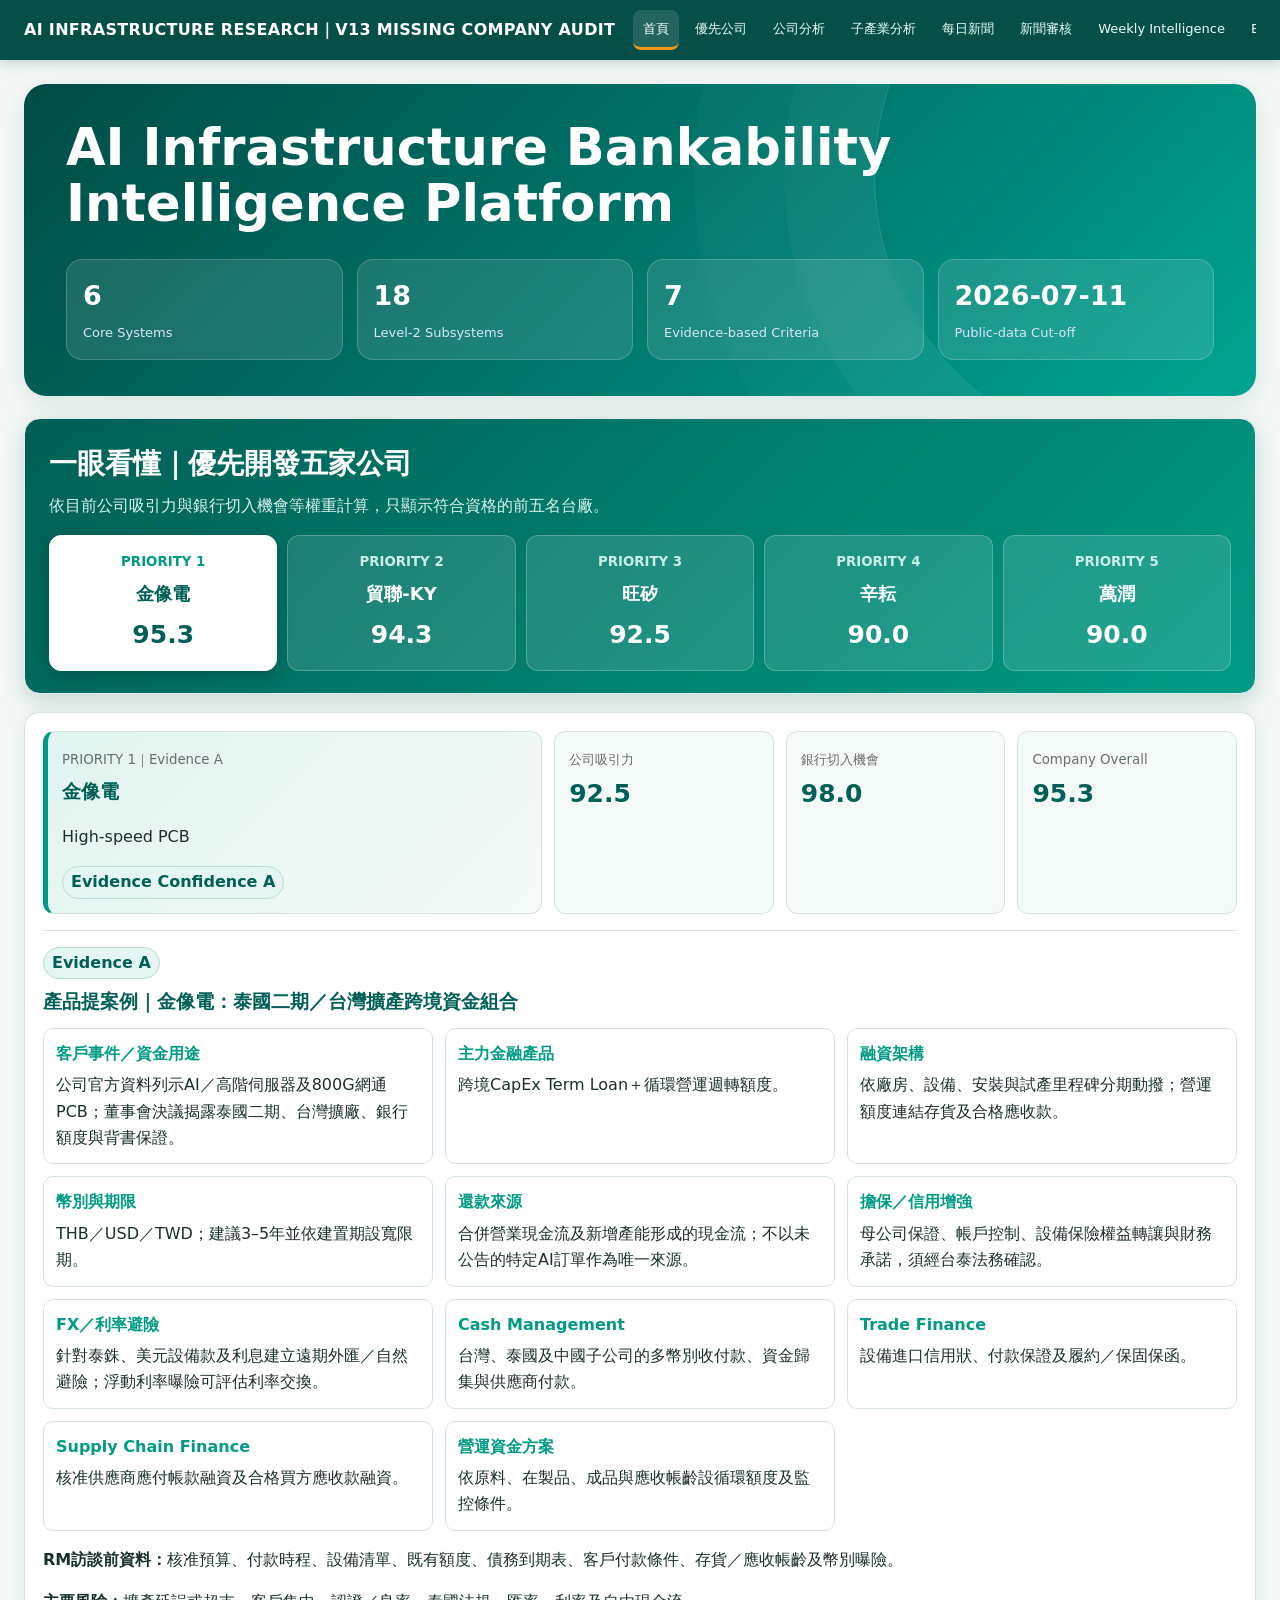
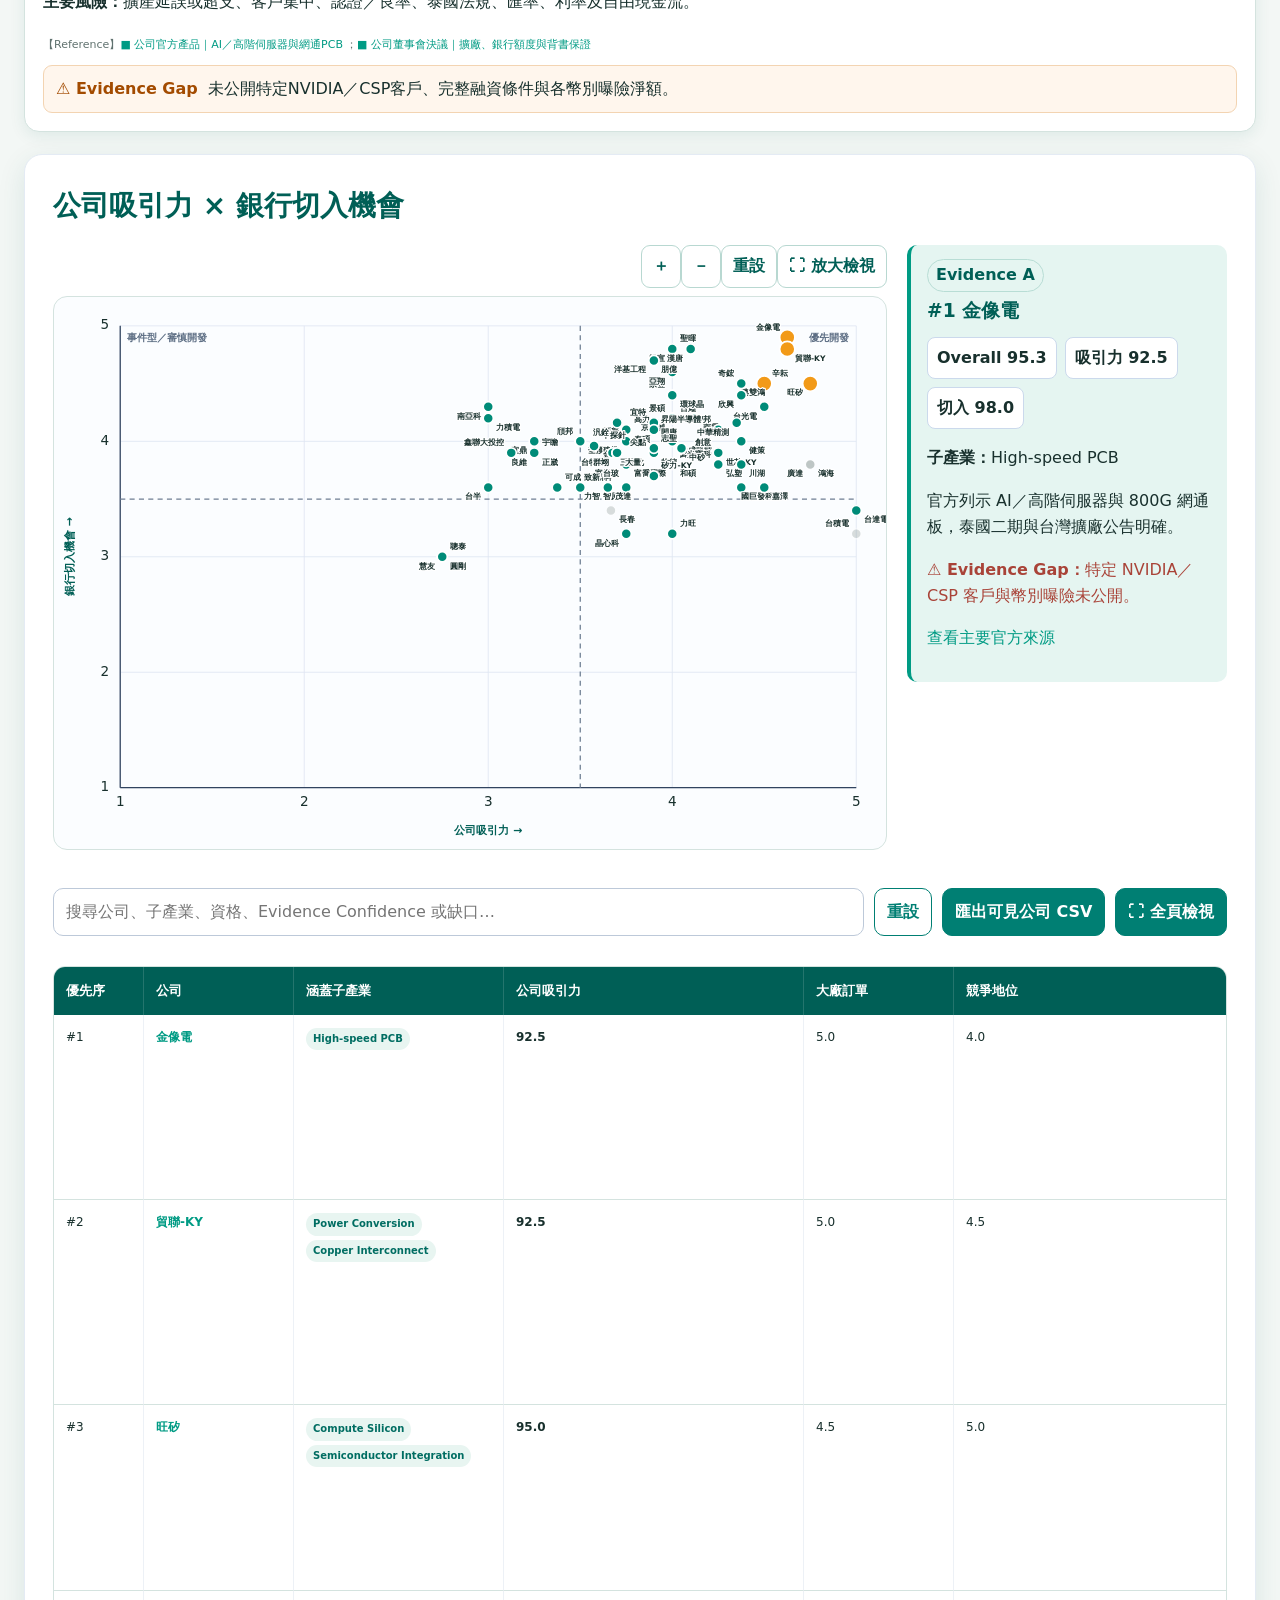
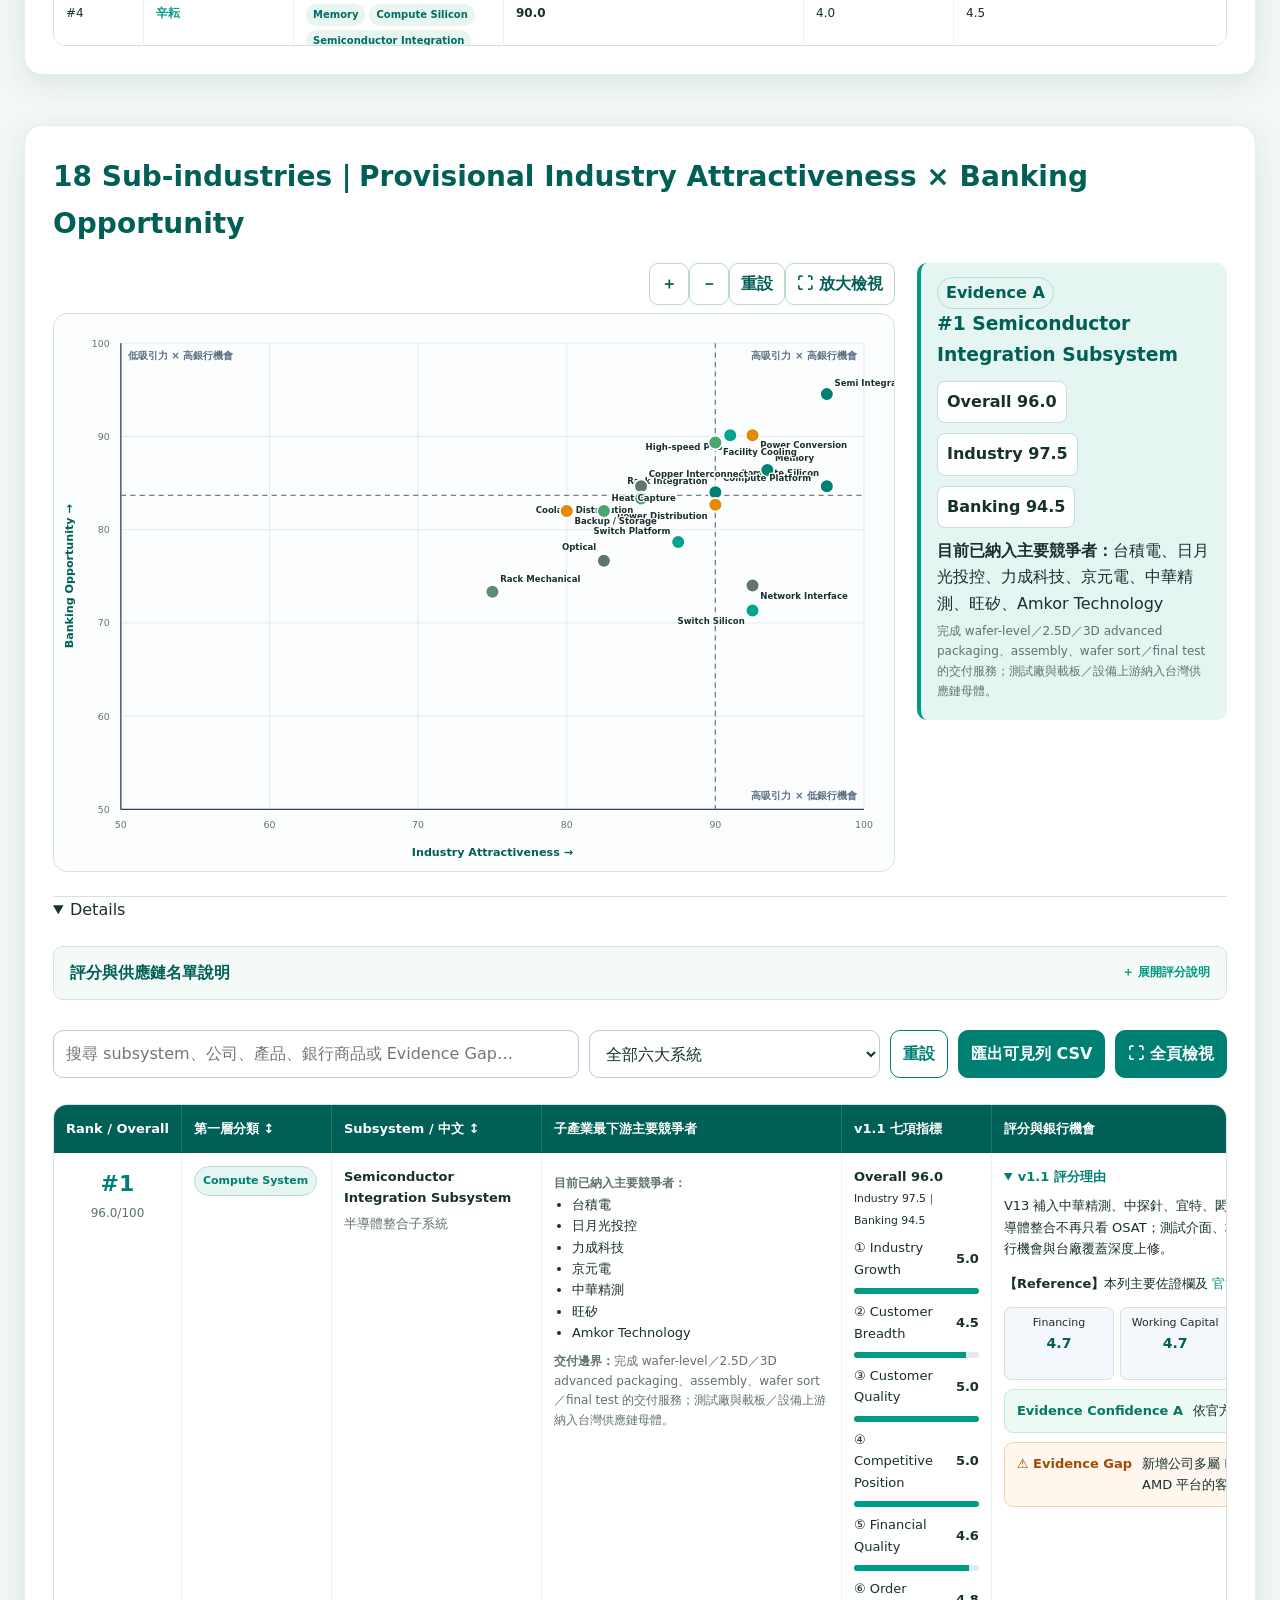
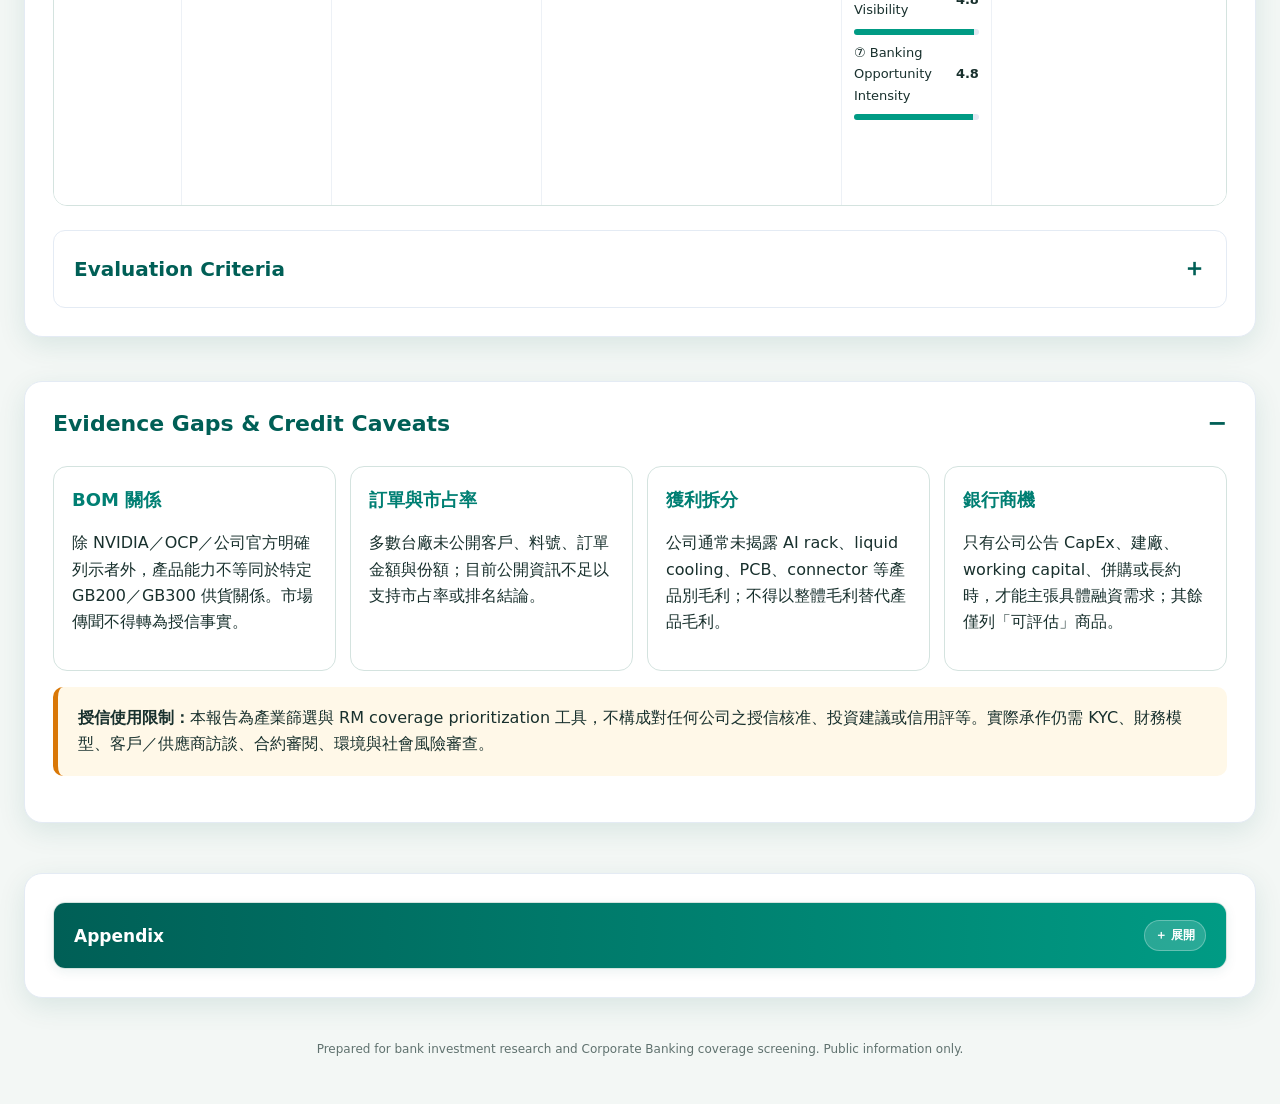
<file: index.html>
<!DOCTYPE html>

<html lang="zh-Hant">
<head>
<meta charset="utf-8"/>
<meta content="width=device-width, initial-scale=1" name="viewport"/>
<title>AI Infrastructure Bankability Intelligence Platform</title>
<style>
:root {
  --navy:#005f56; --blue:#007f73; --blue2:#009b84; --sky:#e5f5f1;
  --ink:#18302d; --muted:#60726f; --line:#d4e3df; --paper:#fff;
  --bg:#f3f7f5; --green:#007a63; --amber:#c66b00; --red:#a94338;
  --shadow:0 8px 28px rgba(0,95,86,.11);
}
*{box-sizing:border-box}
html{scroll-behavior:smooth}#home,#quick-priority,#company-priority,#quadrant,#gaps,#executive{scroll-margin-top:76px}
body{margin:0;background:var(--bg);color:var(--ink);font-family:Inter,"Noto Sans TC","Microsoft JhengHei",system-ui,-apple-system,sans-serif;line-height:1.65}
a{color:var(--blue2);text-decoration:none}
a:hover{text-decoration:underline}
.appbar{position:sticky;top:0;z-index:1000;background:rgba(0,76,69,.98);color:white;box-shadow:0 2px 12px rgba(0,76,69,.25)}
.appbar-inner{max-width:1800px;margin:auto;padding:10px 24px;display:flex;align-items:center;gap:18px}
.brand{font-weight:800;letter-spacing:.02em;white-space:nowrap;color:#fff}
.nav{display:flex;gap:6px;overflow:auto}
.nav a{color:#e9fff9;padding:8px 10px;border-radius:8px;white-space:nowrap;font-size:13px;border-bottom:3px solid transparent;transition:background .18s,color .18s,border-color .18s}
.nav a:hover,.nav a:focus-visible{background:#008f7d;color:#fff;text-decoration:none;outline:none}.nav a.active{background:rgba(255,255,255,.12);color:#fff;border-bottom-color:#f29a18}
.container{max-width:1800px;margin:auto;padding:24px}
.hero{min-height:0;background:linear-gradient(135deg,#004c45 0%,#007f73 62%,#00a58f 100%);color:white;border-radius:22px;padding:36px 42px;box-shadow:var(--shadow);display:flex;flex-direction:column;justify-content:flex-start;gap:28px;overflow:hidden;position:relative}.hero h1{font-size:clamp(30px,4vw,56px);margin:0;max-width:1400px}.hero .metric{padding:14px 16px}.hero .metric b{font-size:27px}
.hero:after{content:"";position:absolute;width:560px;height:560px;border:1px solid rgba(255,255,255,.15);border-radius:50%;right:-180px;top:-190px;box-shadow:0 0 0 90px rgba(255,255,255,.035),0 0 0 180px rgba(255,255,255,.025)}
.kicker{font-size:14px;letter-spacing:.16em;text-transform:uppercase;color:#b9d4ff;font-weight:700}
h1{font-size:clamp(34px,5vw,72px);line-height:1.08;margin:14px 0 18px;max-width:1250px}
.subtitle{font-size:clamp(17px,2vw,25px);max-width:1160px;color:#e3edff}
.hero-grid{display:grid;grid-template-columns:repeat(4,1fr);gap:14px;z-index:1}
.metric{background:rgba(255,255,255,.11);border:1px solid rgba(255,255,255,.20);padding:18px;border-radius:16px;backdrop-filter:blur(5px)}
.metric b{display:block;font-size:30px} .metric span{font-size:13px;color:#d8e7ff}
section, details.section{background:var(--paper);border-radius:18px;margin:22px 0;box-shadow:var(--shadow);border:1px solid #e4ebf4}
section{padding:28px}
details.section>summary{cursor:pointer;list-style:none;padding:22px 28px;font-size:22px;font-weight:800;color:var(--navy);display:flex;justify-content:space-between;align-items:center}
details.section>summary::-webkit-details-marker{display:none}
details.section>summary:after{content:"＋";font-size:24px}
details.section[open]>summary:after{content:"−"}
.section-body{padding:0 28px 30px}
h2{color:var(--navy);margin:0 0 16px;font-size:28px}
h3{color:var(--navy)}
.lede{font-size:17px;color:#34445d}
.callout{border-left:5px solid var(--blue2);background:var(--sky);padding:18px 20px;border-radius:10px;margin:16px 0}
.warning{border-left-color:#d97706;background:#fff8e8}
.danger{border-left-color:#c2413b;background:#fff1f0}
.summary-grid{display:grid;grid-template-columns:2fr 1fr;gap:20px}
.top-list{display:grid;grid-template-columns:repeat(3,1fr);gap:12px}
.top-card{border:1px solid var(--line);border-radius:14px;padding:16px;background:#fff}
.top-card .num{font-size:12px;color:var(--muted)} .top-card b{display:block;color:var(--navy);font-size:18px} .top-card strong{font-size:26px;color:var(--blue)}
.controls{display:flex;gap:10px;flex-wrap:wrap;margin:0 0 14px;position:sticky;top:58px;z-index:20;background:white;padding:12px 0}
input,select,button{font:inherit;border:1px solid #bdc9d9;border-radius:10px;padding:10px 12px;background:white;color:var(--ink)}
input{min-width:280px;flex:1} button{cursor:pointer;background:var(--blue);color:white;border-color:var(--blue);font-weight:700} button.secondary{background:white;color:var(--blue)}
.table-wrap{overflow:auto;max-height:78vh;border:1px solid var(--line);border-radius:14px}
table{border-collapse:separate;border-spacing:0;width:100%;min-width:1880px;font-size:13px}
th{position:sticky;top:0;z-index:10;background:var(--navy);color:white;text-align:left;padding:13px 12px;border-right:1px solid rgba(255,255,255,.14);white-space:nowrap}
th.sortable{cursor:pointer} th.sortable:hover{background:#123f75}
td{vertical-align:top;padding:13px 12px;border-bottom:1px solid var(--line);border-right:1px solid #edf1f6;background:white}
tbody tr:hover td{background:#f5f9ff}
th:nth-child(1),td:nth-child(1){width:90px;min-width:90px}
th:nth-child(2),td:nth-child(2){width:150px;min-width:150px}
th:nth-child(3),td:nth-child(3){width:210px;min-width:210px}
th:nth-child(4),td:nth-child(4){width:300px;min-width:300px}
th:nth-child(5),td:nth-child(5){width:150px;min-width:150px}
th:nth-child(6),td:nth-child(6){width:600px;min-width:600px}
th:nth-child(7),td:nth-child(7){width:360px;min-width:360px}
.rank-cell{text-align:center} .rank-badge{display:block;font-weight:900;font-size:22px;color:var(--blue)} .score-num{font-size:12px;color:var(--muted)}
.system-pill{display:inline-block;background:#e5f5f1;color:#007f73;border:1px solid #b8ddd5;padding:5px 8px;border-radius:999px;font-weight:700;font-size:11px}
.zh-name{color:var(--muted);margin-top:4px}
.company-list{padding-left:18px;margin:0} .company-list li{margin-bottom:6px}
.gap-inline{color:var(--red)}
.star-score{color:#f59e0b;font-size:19px;letter-spacing:1px}
.chip-row{display:flex;gap:4px;flex-wrap:wrap;margin:5px 0}
.criterion-chip{width:23px;height:23px;border-radius:50%;display:inline-grid;place-items:center;background:var(--blue);color:white;font-weight:800;font-size:11px}
details.mini summary, details.row-detail summary{cursor:pointer;color:var(--blue);font-weight:700}
.score-grid{display:grid;grid-template-columns:repeat(4,1fr);gap:4px;margin-top:7px}
.score-grid div{display:flex;justify-content:space-between;background:#eef4fc;border-radius:5px;padding:3px 6px}
.row-detail p{margin:8px 0 13px}
.paragraph-ref{display:block;font-size:11px;color:var(--muted);padding-top:4px}
.ref-link{margin-right:3px}
.product-box,.confidence,.gap-box{border-radius:9px;padding:10px 12px;margin-top:9px;display:flex;gap:10px;align-items:flex-start}
.product-box{background:#eef5ff;border:1px solid #cfe0fb} .product-box b{color:var(--blue);white-space:nowrap}
.confidence{background:#edf9f3;border:1px solid #c8ead9} .confidence b{color:var(--green);white-space:nowrap}
.confidence.mid{background:#fff8e8;border-color:#f1ddb0} .confidence.mid b{color:var(--amber)}
.confidence.low{background:#fff1f0;border-color:#f0c6c3} .confidence.low b{color:var(--red)}
.gap-box{background:#fff6ed;border:1px solid #f3d4b2} .gap-box b{color:#a34b00;white-space:nowrap}
.evidence-group{margin-bottom:10px} .evidence-group>b{color:var(--navy);font-size:12px}
.evidence-group ul{margin:3px 0 0;padding-left:17px} .evidence-group li{margin-bottom:5px}
.evidence-group span{display:block;color:var(--muted);font-size:11px}
.criteria-table{min-width:1200px} .criteria-table th{position:static} .criteria-table td{font-size:13px}
.method-grid{display:grid;grid-template-columns:repeat(4,1fr);gap:14px}
.method-card{border:1px solid var(--line);border-radius:14px;padding:18px;background:#fff}
.method-card b{color:var(--blue);font-size:18px} .method-card .step{font-size:11px;text-transform:uppercase;color:var(--muted);letter-spacing:.12em}
.flow{display:grid;grid-template-columns:repeat(6,1fr);gap:10px;align-items:stretch}
.flow-card{position:relative;background:#eef5ff;border:1px solid #cbdcf6;border-radius:12px;padding:14px}
.flow-card:not(:last-child):after{content:"→";position:absolute;right:-10px;top:42%;z-index:2;color:var(--blue);font-size:20px;font-weight:900}
.flow-card b{display:block;color:var(--navy)} .flow-card span{font-size:12px;color:var(--muted)}
.reference-category{border:1px solid var(--line);border-radius:12px;margin:10px 0}
.reference-category>summary{cursor:pointer;padding:13px 15px;font-weight:800;color:var(--navy)}
.reference-category>summary span{font-weight:400;color:var(--muted);font-size:12px}
.reference-grid{display:grid;grid-template-columns:repeat(3,1fr);gap:10px;padding:0 14px 14px}
.source-card{display:block;border:1px solid #e0e7f0;border-radius:10px;padding:12px;background:#fbfdff}
.source-card:hover{text-decoration:none;border-color:#8eb4ed;box-shadow:0 4px 14px rgba(13,71,161,.09)}
.source-card b{display:block;color:var(--blue)} .source-card span{display:block;color:var(--muted);font-size:12px} .source-card code{font-size:10px;color:#7a8798}
.footer{color:var(--muted);font-size:12px;text-align:center;padding:20px}
.no-print{}

/* Added: Taiwan vendor count and subsystem value-chain column */
#mainTable{min-width:2130px}
#mainTable th:nth-child(7),#mainTable td:nth-child(7){width:390px;min-width:390px}
#mainTable th:nth-child(8),#mainTable td:nth-child(8){width:360px;min-width:360px}
.tw-vendor-block{display:flex;flex-direction:column;gap:9px}
.tw-vendor-head{border:1px solid #c9dcfb;background:#eef5ff;border-radius:9px;padding:9px 10px}
.tw-vendor-head b{display:block;color:var(--blue);font-size:14px}
.tw-vendor-head span{display:block;color:#334155;margin-top:2px}
.chain-flow{border-left:3px solid #9bbcea;padding-left:10px}
.chain-flow>div:not(.arrow){display:grid;grid-template-columns:43px 1fr;gap:7px;align-items:start}
.chain-flow em{font-style:normal;font-weight:800;color:var(--navy);background:#e5f5f1;border-radius:5px;text-align:center;padding:2px 3px;font-size:11px}
.chain-flow span{color:#34445d}
.chain-flow .arrow{color:#8aa8cf;font-weight:900;line-height:1;text-align:left;margin:2px 0 2px 16px}
.chain-gap{background:#fff6ed;border:1px solid #f3d4b2;color:#8a3d00;border-radius:8px;padding:7px 9px;font-size:11px}

@media(max-width:1100px){
  .hero{aspect-ratio:auto;padding:34px;min-height:650px} .hero-grid{grid-template-columns:repeat(2,1fr)}
  .summary-grid,.method-grid{grid-template-columns:1fr 1fr} .top-list{grid-template-columns:1fr}
  .flow{grid-template-columns:1fr 1fr} .flow-card:after{display:none} .reference-grid{grid-template-columns:1fr}
}
@media(max-width:650px){
  .container{padding:12px} .hero{padding:26px;border-radius:15px} .hero-grid,.summary-grid,.method-grid,.flow{grid-template-columns:1fr}
  .appbar-inner{padding:8px 12px} .brand{display:none} section{padding:20px}
}
@media print{
  @page{size:13.333in 7.5in landscape;margin:.28in}
  body{background:white;font-size:9px} .appbar,.controls,.no-print{display:none!important}
  .container{max-width:none;padding:0} .hero{box-shadow:none;border-radius:0;min-height:7in;page-break-after:always}
  section,details.section{box-shadow:none;border:0;break-inside:avoid} details.section>summary{display:none} .section-body{padding:0}
  .table-wrap{overflow:visible;max-height:none;border:0} table{min-width:0;font-size:7px} th{position:static}
  td,th{padding:5px} details{display:block} details>*{display:block!important}
}

/* v2 upstream supply-chain revision */
th:nth-child(7),td:nth-child(7){width:470px;min-width:470px}
th:nth-child(8),td:nth-child(8){width:360px;min-width:360px}
.supply-counts{display:flex;gap:5px;flex-wrap:wrap;margin-top:6px}
.count-chip{display:inline-flex;align-items:center;gap:4px;border-radius:999px;padding:3px 7px;font-size:10px;font-weight:800}
.count-chip.total{background:#d9f0ea;color:#007f73}
.count-chip.a{background:#e4f6ed;color:#176b4d}
.count-chip.b{background:#fff2d8;color:#8a5200}
.vendor-section{border:1px solid #dbe5f2;border-radius:9px;padding:8px 9px;background:#fbfdff}
.vendor-section h4{margin:0 0 5px;color:var(--navy);font-size:12px}
.vendor-list{display:flex;flex-direction:column;gap:5px}
.vendor-item{display:grid;grid-template-columns:22px minmax(72px,auto) 1fr;gap:5px;align-items:start}
.evidence-tag{width:20px;height:20px;border-radius:5px;display:grid;place-items:center;font-size:10px;font-weight:900}
.evidence-tag.a{background:#dff3e9;color:#176b4d;border:1px solid #b8dfcc}
.evidence-tag.b{background:#fff0d2;color:#925800;border:1px solid #ebd099}
.vendor-item a{font-weight:800;color:var(--blue);white-space:nowrap}
.vendor-role{color:#42526a;font-size:11px}
.no-direct{background:#fff1f0;border:1px solid #efcac7;color:#9d302b;border-radius:8px;padding:7px 9px;font-size:11px}
.method-key{display:grid;grid-template-columns:1fr 1fr;gap:8px;margin-top:9px}
.method-key div{border-radius:8px;padding:8px;font-size:11px}
.method-key .a{background:#eaf8f1;border:1px solid #c2e7d4}
.method-key .b{background:#fff7e8;border:1px solid #efd8a9}
.hbm-correction{background:#eef5ff;border:1px solid #c6daf7;border-radius:10px;padding:11px 12px;margin-top:10px}
.hbm-correction b{color:var(--navy)}
.midstream-upstream{margin-top:14px;display:grid;gap:12px}
.midstream-card{border:1px solid #dbe5f2;border-radius:10px;background:#fbfdff;padding:12px}
.midstream-card h3{margin:0 0 6px;color:var(--navy);font-size:15px}
.midstream-card p{margin:5px 0;color:#34445d}
.midstream-card .tagline{font-size:12px;color:var(--muted);font-weight:700}
.midstream-grid{display:grid;grid-template-columns:160px 1fr;gap:8px;margin-top:8px;font-size:12px}
.midstream-grid b{color:var(--navy)}
.midstream-note{margin-top:8px;background:#fff8e8;border:1px solid #ead49d;border-radius:8px;padding:8px;color:#6f4d15;font-size:12px}
.supplier-basket{display:flex;flex-wrap:wrap;gap:6px;margin-top:6px}
.supplier-basket span{border:1px solid #cfdbeb;background:white;border-radius:999px;padding:3px 8px;font-size:11px;color:#25364d}
.quadrant-wrap{display:grid;grid-template-columns:minmax(0,1fr) 310px;gap:22px;align-items:start}
.quadrant-chart{width:100%;height:auto;display:block;background:#fbfdff;border:1px solid var(--line);border-radius:14px}
.quadrant-chart .grid{stroke:#dfe7f2;stroke-width:1}.quadrant-chart .median{stroke:#6f7f93;stroke-width:1.5;stroke-dasharray:6 5}
.quadrant-chart .axis{stroke:#31445f;stroke-width:1.5}.quadrant-chart text{font-family:inherit;fill:var(--ink)}
.quadrant-chart .tick{font-size:11px;fill:var(--muted)}.quadrant-chart .axis-label{font-size:13px;font-weight:700;fill:var(--navy)}
.quadrant-chart .q-label{font-size:12px;font-weight:700;fill:#5d6e84}.quadrant-chart .point{cursor:pointer;stroke:white;stroke-width:2}
.quadrant-chart .point-label{font-size:10px;font-weight:700;paint-order:stroke;stroke:white;stroke-width:3px;stroke-linejoin:round}
.quadrant-detail{border-left:4px solid var(--blue2);padding:14px 16px;background:var(--sky);border-radius:10px;min-height:188px}
.quadrant-detail h3{margin:0 0 8px;color:var(--navy)}.quadrant-detail p{margin:5px 0}.quadrant-detail .score-pair{display:flex;gap:10px;flex-wrap:wrap;margin:10px 0}
.quadrant-detail .score-pair span{background:white;border:1px solid #cbd9ec;border-radius:8px;padding:7px 9px;font-weight:700}
.company-analysis{margin:28px 0}.company-summary{display:grid;grid-template-columns:repeat(5,minmax(0,1fr));gap:12px;margin:14px 0 20px}
.company-summary article{border:1px solid var(--line);border-top:4px solid var(--blue2);border-radius:12px;background:white;padding:14px;box-shadow:0 3px 12px rgba(15,47,87,.07)}
.company-summary .company-rank{font-size:11px;font-weight:800;color:var(--blue2);letter-spacing:.06em}.company-summary h3{margin:5px 0;color:var(--navy)}
.company-summary p{font-size:12px;margin:4px 0;color:var(--muted)}.company-summary strong{font-size:22px;color:var(--navy)}
.company-quadrant{display:grid;grid-template-columns:minmax(0,1fr) 320px;gap:20px;align-items:start}.company-chart{width:100%;height:auto;background:#fbfdff;border:1px solid var(--line);border-radius:14px}
.company-chart .grid{stroke:#dfe7f2;stroke-width:1}.company-chart .median{stroke:#6f7f93;stroke-width:1.5;stroke-dasharray:6 5}.company-chart .axis{stroke:#31445f;stroke-width:1.5}
.company-chart text{font-family:inherit;fill:var(--ink)}.company-chart .axis-label{font-size:13px;font-weight:700;fill:var(--navy)}.company-chart .q-label{font-size:12px;font-weight:800;fill:#5d6e84}
.company-chart .company-point{cursor:pointer;stroke:white;stroke-width:2}.company-chart .company-point.excluded{opacity:.32}.company-chart .company-label{font-size:9px;font-weight:700;paint-order:stroke;stroke:white;stroke-width:3px;stroke-linejoin:round}
.company-detail{border-left:4px solid var(--blue2);padding:14px 16px;background:var(--sky);border-radius:10px;min-height:210px}.company-detail h3{margin:4px 0 8px;color:var(--navy)}
.company-detail .score-pair{display:flex;gap:8px;flex-wrap:wrap;margin:10px 0}.company-detail .score-pair span{background:white;border:1px solid #cbd9ec;border-radius:8px;padding:7px 9px;font-weight:700}
.company-table-wrap{overflow:auto;max-height:680px;border:1px solid var(--line);border-radius:12px;margin-top:18px}.company-table{min-width:1550px}.company-table th{position:sticky;top:0;z-index:2}.company-table td{vertical-align:top;font-size:12px}
.company-controls{margin-top:18px}.company-controls input{min-width:320px;flex:1}#quadrant>#ranking{margin:24px 0 0;border:0;border-top:1px solid var(--line);border-radius:0;box-shadow:none;background:transparent}#quadrant>#ranking>summary{display:none}#quadrant>#ranking>.section-body{padding:22px 0 0}
.subindustry-tags{display:flex;flex-wrap:wrap;gap:4px}.subindustry-tags span{background:#e8f5f1;color:#006d62;border-radius:999px;padding:3px 7px;font-size:10px;font-weight:700}
.status-eligible{color:#176b42;font-weight:800}.status-excluded{color:#9b4a22;font-weight:800}.product-case{border:1px solid #b8cae3;background:linear-gradient(135deg,#f5f9ff,#fff);border-radius:14px;padding:18px;margin-top:20px}
.product-case h3{color:var(--navy);margin-top:0}.product-grid{display:grid;grid-template-columns:repeat(3,1fr);gap:12px}.product-grid div{background:white;border:1px solid var(--line);border-radius:10px;padding:12px}.product-grid b{display:block;color:var(--blue2);margin-bottom:5px}
.score-block{display:grid;gap:7px}.score-row{display:grid;grid-template-columns:1fr auto;gap:8px;align-items:center}.score-row .bar{grid-column:1/-1;height:6px;background:#e2e9f3;border-radius:5px;overflow:hidden}.score-row .bar i{display:block;height:100%;background:var(--blue2)}
.downstream-samples{margin:0;padding-left:18px}.boundary-note{margin-top:8px;color:var(--muted);font-size:12px}.confidence-tag{display:inline-flex;border-radius:999px;padding:2px 8px;font-weight:800;background:#e5f5f1;color:var(--navy);border:1px solid #b8ddd5}
.bank-five{display:grid;grid-template-columns:repeat(5,minmax(76px,1fr));gap:6px;margin-top:8px}.bank-five span{background:#f4f7fb;border:1px solid var(--line);border-radius:7px;padding:6px;text-align:center;font-size:11px}.bank-five b{display:block;font-size:14px;color:var(--navy)}
.container{display:flex;flex-direction:column}.container>.hero{order:-4}.container>#quick-priority{order:-3}.container>#companyTargetPage{order:-2}.container>#company-priority{order:-2;margin-top:0}.container>#executive{order:999;margin-top:28px}.container>.footer{order:1000}
.quick-priority{background:linear-gradient(135deg,#005f56,#009b84);color:white;border-radius:16px;padding:22px 24px;margin:22px 0 18px;box-shadow:0 8px 24px rgba(0,95,86,.19)}.quick-priority h2{color:white;margin:0 0 6px}.quick-priority>p{margin:0 0 15px;color:#dcf4ee}.quick-five{display:grid;grid-template-columns:repeat(5,minmax(0,1fr));gap:10px}.quick-company{background:rgba(255,255,255,.12);border:1px solid rgba(255,255,255,.24);border-radius:12px;padding:15px;text-align:center}.quick-company small{display:block;color:#c8eee6;font-weight:800}.quick-company b{display:block;font-size:18px;margin:6px 0}.quick-company strong{font-size:25px;color:white}.chart-actions{display:flex;justify-content:flex-end;margin:0 0 8px}.chart-expand{border:1px solid #b8d8d1;background:white;color:var(--navy);border-radius:9px;padding:7px 11px;font-weight:800;cursor:pointer}.chart-expand:hover{background:#e9f6f2}.chart-modal{width:min(96vw,1500px);height:92vh;max-width:none;max-height:none;border:0;border-radius:14px;padding:0;overflow:hidden;box-shadow:0 18px 70px rgba(0,0,0,.34)}.chart-modal::backdrop{background:rgba(0,43,39,.72)}.chart-modal-head{height:58px;display:flex;align-items:center;justify-content:space-between;padding:0 16px;background:var(--navy);color:white}.chart-modal-tools{display:flex;gap:7px}.chart-modal-tools button{border:1px solid rgba(255,255,255,.35);background:rgba(255,255,255,.12);color:white;border-radius:8px;padding:7px 10px;font-weight:800;cursor:pointer}.chart-viewport{height:calc(92vh - 58px);overflow:hidden;background:#f4faf8;cursor:grab;touch-action:none;position:relative}.chart-viewport.dragging{cursor:grabbing}.chart-viewport svg{width:1100px!important;height:auto!important;max-width:none!important;transform-origin:0 0;will-change:transform;user-select:none}@media(max-width:980px){.quick-five{grid-template-columns:repeat(2,1fr)}}
.appendix-toggle{border:1px solid var(--line);border-radius:12px;background:white;box-shadow:0 3px 12px rgba(0,95,86,.08);overflow:hidden}.appendix-toggle>summary{cursor:pointer;list-style:none;padding:17px 20px;background:linear-gradient(90deg,var(--navy),var(--blue2));color:white;font-size:17px;font-weight:800;display:flex;align-items:center;justify-content:space-between}.appendix-toggle>summary::-webkit-details-marker{display:none}.appendix-toggle>summary::after{content:'＋ 展開';font-size:12px;font-weight:700;background:rgba(255,255,255,.16);border:1px solid rgba(255,255,255,.28);border-radius:999px;padding:5px 10px}.appendix-toggle[open]>summary::after{content:'－ 收合'}.appendix-children{padding:20px;display:grid;gap:18px;background:#f2f8f6}.appendix-child{margin:0;padding:20px;border:1px solid var(--line);border-radius:12px;background:white;box-shadow:0 2px 8px rgba(0,95,86,.06)}.appendix-child>h3{margin:0 0 16px;color:var(--navy);font-size:19px}.appendix-child .summary-grid{padding:0;margin:0}.appendix-child .callout{margin:0}.ranking-notes{margin:0 0 18px;border:1px solid var(--line);border-radius:10px;background:#f4faf8;overflow:hidden}.ranking-notes>summary{cursor:pointer;list-style:none;padding:13px 16px;color:var(--navy);font-weight:800;display:flex;align-items:center;justify-content:space-between}.ranking-notes>summary::-webkit-details-marker{display:none}.ranking-notes>summary::after{content:'＋ 展開評分說明';font-size:12px;color:var(--blue2)}.ranking-notes[open]>summary::after{content:'－ 收合評分說明'}.ranking-notes-body{padding:0 16px 14px}
.appendix-subsection.section{margin:0;border-radius:12px;box-shadow:0 2px 8px rgba(15,47,87,.05)}.appendix-subsection.section>summary{padding:17px 20px;font-size:19px}.appendix-subsection.section>.section-body{padding:0 20px 22px}#quadrant>#criteria{margin:24px 0 0;box-shadow:none;border-radius:12px}#quadrant>#criteria>summary{font-size:20px;padding:18px 20px}#quadrant>#criteria>.section-body{padding:0 20px 22px}
.tw-count-summary{text-align:center;min-width:116px}.tw-count-summary strong{display:block;font-size:28px;line-height:1;color:var(--navy)}.tw-count-summary small{display:block;color:var(--muted);margin-top:5px}.tw-count-summary .count-split{display:flex;justify-content:center;gap:5px;flex-wrap:wrap;margin-top:8px}.tw-count-summary .count-split span{border-radius:999px;padding:2px 7px;font-size:10px;font-weight:800;border:1px solid var(--line)}.tw-count-summary .a{background:#e8f5ee;color:var(--green)}.tw-count-summary .b{background:#fff5df;color:var(--amber)}
@media(max-width:980px){.quadrant-wrap,.company-quadrant{grid-template-columns:1fr}.quadrant-detail,.company-detail{min-height:auto}.bank-five{grid-template-columns:repeat(2,1fr)}.company-summary{grid-template-columns:repeat(2,1fr)}.product-grid{grid-template-columns:1fr}}
.adaptive-leader{pointer-events:none}
.chart-tooltip{position:fixed;z-index:10000;display:none;pointer-events:none;min-width:190px;max-width:280px;padding:10px 12px;border-radius:10px;background:rgba(7,35,68,.96);color:white;box-shadow:0 8px 28px rgba(0,0,0,.28);font-size:12px;line-height:1.55;transform:translate(14px,14px)}.chart-tooltip.show{display:block}.chart-tooltip b{display:block;font-size:14px;margin-bottom:4px;color:white}.chart-tooltip .xy{display:grid;grid-template-columns:auto auto;gap:2px 12px}.chart-tooltip .xy span:nth-child(even){font-weight:800;text-align:right;color:#dcecff}
.table-modal{width:99vw;height:96vh;max-width:none;max-height:none;border:0;border-radius:12px;padding:0;overflow:hidden;box-shadow:0 18px 70px rgba(0,0,0,.35)}.table-modal::backdrop{background:rgba(4,19,38,.76)}.table-modal-head{height:56px;display:flex;align-items:center;justify-content:space-between;padding:0 16px;background:var(--navy);color:white}.table-modal-head button{border:1px solid rgba(255,255,255,.4);background:rgba(255,255,255,.14);color:white;border-radius:8px;padding:8px 12px;font-weight:800;cursor:pointer}.table-modal-body{height:calc(96vh - 56px);padding:8px;background:#f4f7fb;overflow:hidden}.table-modal-body>.table-wrap{height:100%;max-height:none;overflow-y:auto;overflow-x:hidden;background:white}.table-modal #mainTable{width:100%!important;min-width:0!important;table-layout:fixed;font-size:8px}.table-modal #mainTable th,.table-modal #mainTable td{padding:4px 3px;word-break:break-word;overflow-wrap:anywhere;line-height:1.25}.table-modal #mainTable th{font-size:8px;top:0}.table-modal #mainTable p,.table-modal #mainTable li{font-size:8px;line-height:1.25}.table-modal #mainTable .score-row,.table-modal #mainTable .bank-five{font-size:7px}.table-modal #mainTable .bank-five{grid-template-columns:repeat(2,1fr)}
.table-modal-body>.table-wrap{overflow:auto;background:white}.table-modal #mainTable{width:max-content!important;min-width:0!important;table-layout:auto;font-size:12px}.table-modal #mainTable th,.table-modal #mainTable td{padding:9px 10px;word-break:normal;overflow-wrap:break-word;line-height:1.45}.table-modal #mainTable th{font-size:12px;top:0}.table-modal #mainTable p,.table-modal #mainTable li{font-size:12px;line-height:1.45}.table-modal #mainTable .score-row,.table-modal #mainTable .bank-five{font-size:11px}.table-modal #mainTable .bank-five{grid-template-columns:repeat(5,minmax(76px,1fr))}
.quick-company{appearance:none;color:white;font:inherit;cursor:pointer;width:100%}.quick-company:hover,.quick-company:focus-visible{background:rgba(255,255,255,.2);outline:2px solid rgba(255,255,255,.7);outline-offset:2px}.quick-company.active{background:white;color:var(--navy);border-color:white;box-shadow:0 5px 18px rgba(0,0,0,.2)}.quick-company.active small{color:var(--blue2)}.quick-company.active strong{color:var(--navy)}.company-target-page{border:1px solid var(--line);border-radius:15px;background:white;padding:18px;margin:0 0 22px;box-shadow:0 4px 16px rgba(0,95,86,.09)}.target-summary-card{display:grid;grid-template-columns:minmax(220px,1.25fr) repeat(3,minmax(120px,.55fr));gap:12px;align-items:stretch;margin-bottom:16px}.target-summary-card>div{border:1px solid var(--line);border-radius:11px;padding:14px;background:#f4faf8}.target-summary-card .identity{background:linear-gradient(135deg,#e1f4ef,#f4faf8);border-left:5px solid var(--blue2)}.target-summary-card h3{margin:4px 0;color:var(--navy)}.target-summary-card strong{display:block;font-size:25px;color:var(--navy)}.target-summary-card small{color:var(--muted)}.target-pitch{border-top:1px solid var(--line);padding-top:16px}.target-pitch h3{color:var(--navy);margin:0 0 10px}.target-pitch .confidence-tag{margin-bottom:8px}@media(max-width:980px){.target-summary-card{grid-template-columns:1fr 1fr}.target-summary-card .identity{grid-column:1/-1}}
</style>
</head>
<body>
<header class="appbar">
<div class="appbar-inner">
<div class="brand">AI INFRASTRUCTURE RESEARCH｜V13 MISSING COMPANY AUDIT</div>
<nav class="nav">
<a href="#home">首頁</a>
<a href="#quick-priority">優先公司</a>
<a href="#company-priority">公司分析</a>
<a href="#quadrant">子產業分析</a>
<a href="daily-news.html">每日新聞</a>
<a href="review-dashboard.html">新聞審核</a>
<a href="weekly-intelligence.html">Weekly Intelligence</a>
<a href="#gaps">Evidence Gaps</a>
<a href="#executive">Appendix</a>
</nav>
</div>
</header>
<main class="container">
<section class="quick-priority" id="quick-priority">
<h2>一眼看懂｜優先開發五家公司</h2>
<p>依目前公司吸引力與銀行切入機會等權重計算，只顯示符合資格的前五名台廠。</p>
<div class="quick-five" id="quickTopFive"></div>
</section>
<div class="company-target-page" id="companyTargetPage" aria-live="polite"></div>
<div class="hero" id="home">
<div>
<h1>AI Infrastructure Bankability Intelligence Platform</h1>
</div>
<div class="hero-grid">
<div class="metric"><b>6</b><span>Core Systems</span></div>
<div class="metric"><b>18</b><span>Level-2 Subsystems</span></div>
<div class="metric"><b>7</b><span>Evidence-based Criteria</span></div>
<div class="metric"><b>2026-07-11</b><span>Public-data Cut-off</span></div>
</div>
</div>
<section id="executive">
<details class="appendix-toggle">
<summary>Appendix</summary>
<div class="appendix-children">
<section class="appendix-child">
<h3>Executive Summary</h3>
<div class="summary-grid">
<div>
<p>本版採用 Corporate Banking Industry Ranking Framework v1.1：Overall Score＝50% Industry Attractiveness＋50% Banking Opportunity。每個子產業先依自身最下游可交付產品／製程建立「主要競爭者母體」，不再固定挑選 3–5 家；通用機櫃組裝商只有在 Rack-level Integration 或 Compute Platform 才列入，不被所有子產業重複視為最下游。<span class="paragraph-ref">【Reference】<a class="ref-link" href="https://www.nvidia.com/en-us/data-center/gb200-nvl72/" rel="noopener" target="_blank">■ NVIDIA Official｜NVIDIA GB200 NVL72</a>；<a class="ref-link" href="https://docs.nvidia.com/dgx/dgxgb200-user-guide/hardware.html" rel="noopener" target="_blank">■ NVIDIA Official｜DGX GB rack hardware boundaries</a>；<a class="ref-link" href="https://mops.twse.com.tw/mops/web/index" rel="noopener" target="_blank">■ 公開資訊觀測站（MOPS）｜公開資訊觀測站</a></span></p>
<p>代表企業口徑採「sub-industry delivery edge」：Memory 看完成記憶體產品的 IDM；Compute Silicon 看封裝完成後的 accelerator／CPU silicon 供應商；Semiconductor Integration 看 foundry／OSAT 的先進封裝交付；Power、Cooling、PCB、Interconnect 則各自停在其可驗證的成品或整合系統，不延伸到通用 rack ODM。這可避免下游欄位全部變成相同的機櫃組裝廠。</p>
<p>Power、Liquid Cooling、PCB 與 Rack Integration 是 Corporate Banking 最具『台灣客戶覆蓋＋多產品交叉銷售』的群組。可切入產品包括設備／廠房融資、營運週轉、供應鏈金融、Trade Finance、FX、Cash Management、保函及符合用途與 KPI 的綠色／永續連結融資。<span class="paragraph-ref">【Reference】<a class="ref-link" href="https://filecenter.deltaww.com/ir/download/calendar/20250529_Minutes%20of%202025AGM_Eng.pdf" rel="noopener" target="_blank">■ 公司法定揭露｜Delta 2025 AGM Minutes</a>；<a class="ref-link" href="https://www.liteon.com/en/news/press-center/content/quarterly-seconnd-eps-2025" rel="noopener" target="_blank">■ 公司法說會｜LITEON 2025 H1 Results</a>；<a class="ref-link" href="https://www.gce.com.tw/file/st/2024AnnualReport.pdf" rel="noopener" target="_blank">■ 公司年報｜Gold Circuit Electronics 2024 Annual Report</a>；<a class="ref-link" href="https://www.emctw.com/upload/media/New_Investors/Financial_Information/Annual_Reports/EN/2024Annual%20report.pdf" rel="noopener" target="_blank">■ 公司年報｜Elite Material 2024 Annual Report</a>；<a class="ref-link" href="https://www.coolitsystems.com/resources/news/coolit-systems-growing-liquid-cooling-product-line-manufacturing-capacity-to-support-nvidia-blackwell-platform-ramp/" rel="noopener" target="_blank">■ 公司News｜CoolIT Manufacturing Capacity Expansion</a>；<a class="ref-link" href="https://www.wiwynn.com/news/wiwynn-reports-first-quarter-2026-financial-results" rel="noopener" target="_blank">■ 公司財報／法說會｜Wiwynn 2026 Q1 Results</a></span></p>
<div class="callout danger"><b>重要限制：</b>主要競爭者須逐家以公開產品、財報或法說驗證，不等同於已確認進入特定 NVIDIA BOM。尚未完成完整競爭者母體與逐家公司底稿前，排名與象限位置標示為 Provisional。</div>
</div>
<div>
<h3>Provisional Top 6 by v1.1 Overall Score</h3>
<div class="top-list" id="v1TopList">
<div class="top-card"><span class="num">RANK 1</span><b>Memory Subsystem</b><small>Industry 95.0｜Banking 100.0</small><strong>97.5</strong></div><div class="top-card"><span class="num">RANK 2</span><b>Compute Silicon Subsystem</b><small>Industry 100.0｜Banking 86.7</small><strong>93.3</strong></div><div class="top-card"><span class="num">RANK 3</span><b>Semiconductor Integration Subsystem</b><small>Industry 95.0｜Banking 85.3</small><strong>90.2</strong></div><div class="top-card"><span class="num">RANK 4</span><b>Network Interface Subsystem</b><small>Industry 100.0｜Banking 80.0</small><strong>90.0</strong></div><div class="top-card"><span class="num">RANK 5</span><b>Power Conversion Subsystem</b><small>Industry 90.0｜Banking 85.3</small><strong>87.7</strong></div><div class="top-card"><span class="num">RANK 6</span><b>Facility Heat Rejection Subsystem</b><small>Industry 90.0｜Banking 85.3</small><strong>87.7</strong></div>
</div>
</div>
</div>
</section>
<section class="appendix-child">
<h3>前五子產業台廠｜公司吸引力 × 銀行切入機會</h3>
<div class="callout">
<p><b>篩選順序：</b>沿用上方子產業象限右上區及 Overall Score 前五名：Memory、Compute Silicon、Semiconductor Integration、Network Interface、Power Conversion。V12 已將候選母體與上中下游供應鏈整合回第一部分主表；但公司象限已依 V12 最新整合母體重新計算。待主表逐家公司補完官方證據後，Top 5 RM 名單需重算。台積電、鴻海與電子五哥仍依使用者指示排除最終開發名單。</p>
<p><b>等權重口徑：</b>公司吸引力由「大廠訂單／客戶品質、競爭地位／寡占性、財務品質、訂單能見度」四項等權重；銀行切入機會由「境外資金、CapEx、營運資金、融資需求、RM 可切入性」五項等權重。兩軸各占 50%。資料不足採 N/A 並降低 Evidence Confidence；本圖已依 V12 最新整合母體重算；仍是 RM 客戶篩選，不是授信核准或投資建議。</p>
</div>
</section>
<section class="appendix-child">
<h3>Reproducibility Note</h3>
<p><b>資料截止：</b>2026-07-11（Asia/Taipei）。<b>正式 v1.1 評分單位：</b>Sub-industry；先建立全部主要競爭者母體，再逐家評分並彙整為子產業。<b>視角：</b>Corporate Banking／RM coverage，非 equity valuation。</p>
<p><b>v1.1 計算：</b>Industry Attractiveness＝① Industry Growth、② Customer Breadth、③ Customer Quality、④ Competitive Position 的平均；Banking Opportunity＝⑤ Financial Quality、⑥ Order Visibility、⑦ Banking Opportunity Intensity 的平均；Overall＝兩構面各 50%。</p>
<p><b>資料品質：</b>未公開即標示 Evidence Gap；不以新聞傳聞補足公司客戶關係、訂單、市占率、獲利或財務狀況。</p>
<p><b>V10 名單與公司篩選規則：</b>沿用 V9 的公司優先級分析，並修正 High-Speed PCB Subsystem 的供應鏈口徑：由「代表性 PCB／CCL 樣本」改為「PCB 中游 + CCL + 玻纖布 + 銅箔 + 樹脂／電子化學材料」的 upstream universe。此修正承認前版並非完整台廠母體；後續所有子系統均應按同一邏輯，從關鍵中游往上游逐層展開，並標示 A/B/C 證據等級。</p>
</section>
</div>
</details>
</section>

<section id="quadrant">
<h2>18 Sub-industries｜Provisional Industry Attractiveness × Banking Opportunity</h2>
<div class="quadrant-wrap">
<div><div class="chart-actions no-print"><button class="chart-expand" type="button" onclick="inlineZoom('quadrantChart',1.2)">＋</button><button class="chart-expand" type="button" onclick="inlineZoom('quadrantChart',1/1.2)">－</button><button class="chart-expand" type="button" onclick="resetInlineChart('quadrantChart')">重設</button><button class="chart-expand" type="button" onclick="openChartModal('quadrantChart','18 Sub-industries 象限圖')">⛶ 放大檢視</button></div>
<svg class="quadrant-chart" id="quadrantChart" viewBox="0 0 980 650" role="img" aria-labelledby="quadrantTitle quadrantDesc"><title id="quadrantTitle">AI Infrastructure 子產業二維象限圖</title><desc id="quadrantDesc">橫軸為 Industry Attractiveness，縱軸為 Banking Opportunity，標示十八個子產業。</desc></svg>
</div>
<aside class="quadrant-detail" id="quadrantDetail" aria-live="polite"></aside>
</div>
</section>
<section class="company-analysis" id="company-priority">
<h2>公司吸引力 × 銀行切入機會</h2>
<div class="company-quadrant">
<div><div class="chart-actions no-print"><button class="chart-expand" type="button" onclick="inlineZoom('companyChart',1.2)">＋</button><button class="chart-expand" type="button" onclick="inlineZoom('companyChart',1/1.2)">－</button><button class="chart-expand" type="button" onclick="resetInlineChart('companyChart')">重設</button><button class="chart-expand" type="button" onclick="openChartModal('companyChart','公司吸引力 × 銀行切入機會')">⛶ 放大檢視</button></div>
<svg class="company-chart" id="companyChart" viewBox="0 0 980 650" role="img" aria-labelledby="companyChartTitle companyChartDesc"><title id="companyChartTitle">前五子產業台廠公司象限圖</title><desc id="companyChartDesc">橫軸為公司吸引力，縱軸為銀行切入機會；灰色點為排除或不具公開上市財務資料者。</desc></svg>
</div>
<aside class="company-detail" id="companyDetail" aria-live="polite"></aside>
</div>
<div class="controls company-controls no-print">
<input id="companySearchBox" placeholder="搜尋公司、子產業、資格、Evidence Confidence 或缺口…" type="search"/>
<button class="secondary" onclick="resetCompanyFilter()">重設</button>
<button onclick="exportCompanyCSV()">匯出可見公司 CSV</button>
<button onclick="openCompanyTableModal()">⛶ 全頁檢視</button>
</div>
<div class="company-table-wrap" id="companyTableWrap"><table class="company-table" id="companyTable"><thead><tr><th>優先序</th><th>公司</th><th>涵蓋子產業</th><th>公司吸引力</th><th>大廠訂單</th><th>競爭地位</th><th>財務品質</th><th>訂單能見度</th><th>銀行切入</th><th>境外資金</th><th>CapEx</th><th>營運資金</th><th>融資需求</th><th>RM切入性</th><th>Company Overall Score</th><th>資格／Confidence</th><th>主要依據與缺口</th></tr></thead><tbody id="companyTableBody"></tbody></table></div>
<div class="product-case" id="legacyProductCase" hidden>
<h3>產品提案例｜金像電：泰國擴產跨境資金組合</h3>
<p>金像電官方產品頁與 2025 永續資料明確列示 AI／高階伺服器、800G 網通板；董事會決議則揭露泰國廠第二期、台灣擴廠、資本支出、銀行額度與背書保證。這使金融產品可直接連到已公告的用途，而不是由產業熱度自行推測。</p>
<div class="product-grid"><div><b>主產品：跨境 CapEx Term Loan</b>以泰國二期廠房與設備付款里程碑分期動撥，可搭配母公司保證、財務承諾及設備／保險文件管理。</div><div><b>搭售：FX／利率避險</b>針對泰銖、美元及新台幣的建廠付款、設備進口與利息支出，建立遠期外匯或自然避險方案。</div><div><b>交易銀行：跨境 Cash Management</b>串接台灣、泰國與中國子公司的收付款、資金歸集、供應商付款及應收帳款管理。</div></div>
<div class="product-grid"><div><b>幣別與期限</b>THB／USD／TWD 多幣別額度；建議 3–5 年並依建置期設寬限期，最終條件須按付款曲線與授信審查確定。</div><div><b>還款來源</b>合併營業現金流及新增產能形成的現金流；不得把尚未公告的特定 AI 訂單當作唯一還款來源。</div><div><b>信用增強</b>母公司保證、帳戶控制、設備保險權益轉讓及財務承諾；實際可行性須經台灣與泰國法務確認。</div><div><b>Trade Finance</b>設備進口信用狀、付款保證、供應商付款及履約／保固保函，逐筆連結採購合約與驗收里程碑。</div><div><b>Supply Chain Finance</b>核准供應商的應付帳款融資，或合格買方應收款融資；須先確認買方承兌與禁止讓與條款。</div><div><b>營運週轉</b>依存貨與應收帳款週轉需求設計循環額度，並以帳齡、庫存跌價與客戶集中度作為監控條件。</div></div>
<p><b>RM 訪談前資料：</b>董事會核准預算、台泰付款時程、設備清單與報價、建照／環評／租地文件、銀行額度與擔保、債務到期表、三年財測、主要客戶付款條件、存貨與應收帳齡、幣別曝險、避險政策及保險。</p>
<p><b>主要風險：</b>擴產延誤或超支、客戶集中與需求波動、認證／良率、泰國法規、匯率與利率、自由現金流不足及既有銀行負面承諾。以上為訪談方案，不代表授信已核准。</p>
<p class="paragraph-ref">【Reference】<a class="ref-link" href="https://www.gce.com.tw/product.html" rel="noopener" target="_blank">■ 公司官方產品｜金像電 AI／高階伺服器與網通 PCB</a>；<a class="ref-link" href="https://www.gce.com.tw/resolution.html" rel="noopener" target="_blank">■ 公司董事會決議｜泰國二期、台灣擴廠、銀行額度與背書保證</a>；<a class="ref-link" href="https://www.gce.com.tw/file/%E9%87%91%E5%83%8FESG2025.pdf" rel="noopener" target="_blank">■ 公司永續報告｜2025 AI／HPC營運與供應鏈資料</a>。</p>
<div class="gap-box"><b>⚠ Evidence Gap</b><span>公開資料未揭露特定 NVIDIA／CSP 客戶名稱、泰國二期完整融資條件或各幣別曝險淨額；RM 提案前仍須取得資本支出預算、付款時程、既有授信額度、避險政策及銀行往來明細。</span></div>
</div>
</section>
<details class="section" id="ranking" open="">
<div class="section-body">
<details class="ranking-notes">
<summary>評分與供應鏈名單說明</summary>
<div class="ranking-notes-body">
<div class="callout">
<b>Scoring Formula：</b>Industry Attractiveness＝①–④ 平均；Banking Opportunity＝⑤–⑦ 平均；Overall＝兩大構面各 50%。⑦ Banking Opportunity Intensity 為 Financing、Working Capital、CapEx、FX／Cross-border、Transaction Banking 五項平均。
      </div>
<div class="callout warning"><b>主要競爭者母體：</b>不設 3–5 家上限。凡直接競爭相同最下游產品／服務、具可驗證產品或市場活動的主要業者均須列入。上市公司逐家評分；重要未上市公司納入競爭格局與 Customer Breadth／Competitive Position 討論，但因缺乏完整財報，Financial Quality 標示 N/A。不得只挑資料最完整或分數最高的公司。</div>
<div class="callout"><b>V12 單一資料源：</b>本表是唯一維護版本；每列同時整合子產業公司母體、下游／中游代表台廠、往上游回推的台灣供應鏈、A／B 證據分級、家數統計、上中下游鏈結與 Evidence Gap。「台廠供應鏈家數」只顯示目前各列已完成公開證據分級的去重公司數，暫時不納入 Overall Score。</div>
<div class="callout warning" id="tw-vendor-note">
<b>台灣供應鏈名單口徑：</b>
本欄改為「下游／中游代表台廠＋其上游台灣供應鏈」，並採兩層證據。
<div class="method-key">
<div class="a"><b>A｜已公開關係</b><br/>官方文件明確點名平台、客戶、合作或供應商關係；仍須依文字範圍判斷，不能外推到所有 AI 產品。</div>
<div class="b"><b>B｜能力對應</b><br/>公司官方文件證明產品／製程可對應該節點，但未公開特定客戶或平台；不得視為已進入 NVIDIA／CSP BOM。</div>
</div>
家數為去重後的公開可驗證「代表名單」，不是完整供應商名冊；同一家公司可能跨多個子系統。
</div>
</div>
</details>
<div class="controls no-print">
<input id="searchBox" placeholder="搜尋 subsystem、公司、產品、銀行商品或 Evidence Gap…" type="search"/>
<select id="categoryFilter">
<option value="">全部六大系統</option>
<option>Rack Power System</option><option>Rack Liquid Cooling System</option><option>Compute System</option>
<option>Scale-up Switch System</option><option>Rack-scale Interconnect</option><option>Mechanical &amp; Rack Integration</option>
</select>
<button class="secondary" onclick="resetFilters()">重設</button>
<button onclick="exportCSV()">匯出可見列 CSV</button>
<button onclick="openTableModal()">⛶ 全頁檢視</button>
</div>
<div class="table-wrap" id="rankingTableWrap">
<table id="mainTable">
<thead>
<tr>
<th class="sortable" onclick="sortTable(0,'num')">Rank / Overall</th>
<th class="sortable" onclick="sortTable(1,'text')">第一層分類 ↕</th>
<th class="sortable" onclick="sortTable(2,'text')">Subsystem / 中文 ↕</th>
<th>子產業最下游主要競爭者</th>
<th>v1.1 七項指標</th>
<th>評分與銀行機會</th>
<th>台廠供應鏈家數</th><th>台灣供應鏈／能力對應</th><th>主要佐證</th>
</tr>
</thead>
<tbody>
<tr data-category="Compute System" data-rank="1" data-score="100.0">
<td class="rank-cell" data-sort="1"><span class="rank-badge">#1</span><span class="score-num">100/100</span></td>
<td><span class="system-pill">Compute System</span></td>
<td><b>Memory Subsystem</b><div class="zh-name">完整記憶體子系統</div></td>
<td>
<ul class="company-list">
<li><b>NVIDIA 平台記憶體：</b>GB200／GB300 NVL72 同時包含 GPU HBM3E 與 Grace CPU 的 server-class LPDDR5X；HGX H200／B200／B300 節點包含 HBM3E，搭配 x86 主機時另使用 DDR5 ECC RDIMM／MRDIMM。</li>
<li><b>海外晶片／介面：</b>SK hynix、Samsung Electronics、Micron（HBM／DDR5／LPDDR）；Rambus、Montage、Renesas（RCD／MRCD／PMIC／SPD Hub／clocking 等介面元件，僅列官方產品能力，不代表特定 NVIDIA BOM）。</li>
<li><b>台灣生態（14家）：</b>台積電、力積電、力成、日月光投控（HBM 邏輯底層／PWF／TSV／先進封裝）；南亞科（DDR5／LPDDR5X DRAM 能力）；宇瞻、宜鼎（DDR5 RDIMM 模組能力）；辛耘、萬潤、均豪（先進封裝／自動化設備能力）；致新、茂達、力智、矽力-KY（PMIC／power IC 候選觀察池，尚未確認 NVIDIA/OEM qualification）。</li>
</ul>
</td>
<td><div class="chip-row"><span class="criterion-chip" title="① Industry Growth: 5/5">1</span><span class="criterion-chip" title="② Financial Service Intensity: 5/5">2</span><span class="criterion-chip" title="③ Customer Quality: 5/5">3</span><span class="criterion-chip" title="④ Supply Chain Position: 5/5">4</span><span class="criterion-chip" title="⑤ Profitability: 5/5">5</span><span class="criterion-chip" title="⑥ Capital Intensity: 5/5">6</span><span class="criterion-chip" title="⑦ Order Visibility: 5/5">7</span></div><details class="mini"><summary>7項分數</summary><div class="score-grid"><div><span>1</span><b>5</b></div><div><span>2</span><b>5</b></div><div><span>3</span><b>5</b></div><div><span>4</span><b>5</b></div><div><span>5</span><b>5</b></div><div><span>6</span><b>5</b></div><div><span>7</span><b>5</b></div></div></details></td>
<td>
<details class="row-detail" open="">
<summary>銀行操作邏輯</summary>
<p><b>範圍修正：</b>Memory Subsystem 不再等同 HBM。GB200 NVL72 官方規格同時列示機櫃級 HBM3E 與 LPDDR5X；GB300 NVL72 reference architecture 列示每個 compute tray 的 B300 GPU HBM 與 Grace CPU LPDDR5X；HGX H200／B200／B300 則以 HBM3E 為 GPU memory，完整 OEM 伺服器另配置 DDR5 ECC RDIMM 或 MRDIMM 作為 x86 host memory。故本列以「GPU memory＋CPU／host memory＋模組／介面元件＋封裝測試」作為完整邊界，而不是把 DDR5 誤寫成 GB200／GB300 Grace 的可插拔主記憶體。<span class="paragraph-ref">【Reference】<a class="ref-link" href="https://www.nvidia.com/en-us/data-center/gb200-nvl72/" rel="noopener" target="_blank">■ NVIDIA Official｜GB200 NVL72 specifications</a>；<a class="ref-link" href="https://docs.nvidia.com/enterprise-reference-architectures/nvl72-ai-factory/latest/components.html" rel="noopener" target="_blank">■ NVIDIA Official｜GB300 NVL72 components</a>；<a class="ref-link" href="https://docs.nvidia.com/enterprise-reference-architectures/hgx-ai-factory/latest/components.html" rel="noopener" target="_blank">■ NVIDIA Official｜HGX AI Factory components</a>；<a class="ref-link" href="https://www.supermicro.com/datasheet/datasheet_SuperCluster_B200_Front_IO.pdf" rel="noopener" target="_blank">■ OEM Official｜Supermicro HGX B200 DDR5 RDIMM systems</a></span></p>
<p><b>AI 成長與金融需求：</b>HBM 製造與先進封裝屬高資本密集環節；Micron FY2025 CapEx、SK hynix M15X 設備導入及 Micron 2026 HBM price／volume agreements，支持設備融資、長期 CapEx loan、聯貸、Trade Finance、FX／利率避險與跨境 Cash Management。DDR5 模組商的金融需求通常偏向 DRAM 採購、庫存／應收融資與外匯，不能直接套用晶圓廠的資本密集假設。<span class="paragraph-ref">【Reference】<a class="ref-link" href="https://investors.micron.com/news-releases/news-release-details/micron-technology-inc-reports-results-fourth-quarter-and-full-8" rel="noopener" target="_blank">■ 公司財報｜Micron Fiscal 2025 Results</a>；<a class="ref-link" href="https://news.skhynix.com/sk-hynix-announces-3q25-financial-results/" rel="noopener" target="_blank">■ 公司法說會｜SK hynix 2025 Q3 Results</a>；<a class="ref-link" href="https://investors.micron.com/static-files/088991c5-a249-4f66-a0a6-258d9b66f3f9" rel="noopener" target="_blank">■ 公司法說會｜Micron Fiscal 2026 Q1 Prepared Remarks</a></span></p>
<p><b>RM 覆蓋邏輯：</b>應分三群管理：① HBM／DRAM 晶圓與先進封裝，重點為 CapEx、廠房與設備；② DDR5 RDIMM／MRDIMM 模組，重點為採購、庫存、應收與 FX；③ RCD／MRCD／PMIC／SPD Hub／clocking 等介面 IC，重點為 fabless 現金管理與供應鏈金融。台灣公司如僅有通用產品能力而未公開 NVIDIA／OEM qualification，僅列 B 級，不能寫成 GB200／GB300 供應商。<span class="paragraph-ref">【Reference】<a class="ref-link" href="https://www.apacer.com/en/product/industrial-product/detail/industrial_dram/ddr5_rdimm_" rel="noopener" target="_blank">■ 公司官方產品｜Apacer DDR5 RDIMM</a>；<a class="ref-link" href="https://www.innodisk.com/en/products/dram-modules/ddr5/ddr5-rdimm" rel="noopener" target="_blank">■ 公司官方產品｜Innodisk DDR5 RDIMM</a>；<a class="ref-link" href="https://www.rambus.com/memory-interface-chips/" rel="noopener" target="_blank">■ 公司官方產品｜Rambus DDR5 server DIMM chipsets</a></span></p>
<div class="hbm-correction"><b>完整記憶體堆疊：</b>GPU HBM3E／HBM4 路徑包含 DRAM dies、TSV／die stacking、logic base die、PWF、2.5D／3D package 與 accelerator integration；Grace Blackwell 的 CPU memory 為 co-packaged server-class LPDDR5X；HGX x86 主機的 DDR5 路徑則包含 DRAM die → RDIMM／MRDIMM module PCB → RCD／MRCD、PMIC、SPD Hub、temperature sensor／clocking → OEM server qualification。三條路徑不可互相替代或混寫。<span class="paragraph-ref">【Reference】<a class="ref-link" href="https://docs.nvidia.com/dccpu/grace-perf-tuning-guide/index.html" rel="noopener" target="_blank">■ NVIDIA Official｜Grace LPDDR5X subsystem</a>；<a class="ref-link" href="https://tw.micron.com/products/memory/hbm/hbm4" rel="noopener" target="_blank">■ Micron Official｜HBM4 structure</a>；<a class="ref-link" href="https://www.rambus.com/memory-interface-chips/" rel="noopener" target="_blank">■ Rambus Official｜DDR5 RDIMM／MRDIMM interface chipset</a></span></div>
<div class="product-box"><b>可評估金融商品</b><span>晶圓／封裝：設備融資、CapEx term loan、聯貸；模組：Inventory／A/R Finance、Trade Finance、FX；介面 IC：Cash Management、FX、供應鏈金融</span></div>
<div class="confidence high"><b>Evidence Confidence</b><span>NVIDIA 與 OEM 官方文件可確認 HBM3E、LPDDR5X、DDR5 RDIMM／MRDIMM 的平台位置；台積電／力積電具 A 級公開 HBM 合作，其他台廠多為 B 級能力對應，尚不能確認特定 NVIDIA BOM。</span></div>
<div class="gap-box"><b>⚠ Evidence Gap</b><span>公開資料未確認：① 台灣 HBM DRAM core-die IDM；② 南亞科、宇瞻、宜鼎或辛耘進入特定 GB200／GB300／HGX BOM；③ 台灣廠商供應 Grace LPDDR5X；④ 台灣供應商對 RCD／MRCD／PMIC／SPD Hub／clocking 的特定 NVIDIA／OEM qualification；⑤ Samsung HBM 與台廠直接供應關係。故這些項目不得推論訂單、營收、市占率或客戶關係。</span></div>
</details>
</td>
<td class="tw-chain-cell"><div class="tw-vendor-block">
<div class="tw-vendor-head"><b>台廠代表 14 家</b><span>平台關係與通用能力分級列示</span><div class="supply-counts"><span class="count-chip total">去重 14</span><span class="count-chip a">A 已公開關係 2</span><span class="count-chip b">B/C 能力對應 12</span></div></div>
<div class="vendor-section"><h4>核心製造／後段整合</h4><div class="vendor-list">
<div class="vendor-item"><span class="evidence-tag a" title="已公開關係">A</span><a href="https://news.skhynix.com/ai-partnership-tsmc-2026/" rel="noopener" target="_blank">台積電</a><span class="vendor-role">SK hynix 次世代 HBM／先進封裝合作；logic base die／CoWoS 整合</span></div>
<div class="vendor-item"><span class="evidence-tag a" title="已公開關係">A</span><a href="https://www.powerchip.com/en-global/insights/press-releases/content/20260316" rel="noopener" target="_blank">力積電</a><span class="vendor-role">Micron HBM／PWF foundry services；不等同 HBM DRAM core die</span></div>
<div class="vendor-item"><span class="evidence-tag b" title="官方能力對應；客戶未公開">B</span><a href="https://www.pti.com.tw/Handlers/CompanyAnnualReportDownload.ashx?id=2b236895-54d5-4277-9800-b1dae0032a3c&amp;lang=en" rel="noopener" target="_blank">力成科技</a><span class="vendor-role">HBM TSV、micro-bump、高精度 die stacking 與測試能力</span></div>
<div class="vendor-item"><span class="evidence-tag b" title="官方能力對應；客戶未公開">B</span><a href="https://ase.aseglobal.com/3d-ic-packaging/" rel="noopener" target="_blank">日月光投控</a><span class="vendor-role">2.5D／3D HBM integration 與先進封裝平台</span></div>
</div></div>
<div class="vendor-section"><h4>DRAM／模組／設備能力</h4><div class="vendor-list">
<div class="vendor-item"><span class="evidence-tag b" title="官方能力對應；平台客戶未公開">B</span><a href="https://www.nanya.com/en/Product/" rel="noopener" target="_blank">南亞科</a><span class="vendor-role">DDR5 與 LPDDR5／5X DRAM／KGD 產品能力；未確認 GB200／GB300／HGX 客戶</span></div>
<div class="vendor-item"><span class="evidence-tag b" title="官方能力對應；平台客戶未公開">B</span><a href="https://www.apacer.com/en/product/industrial-product/detail/industrial_dram/ddr5_rdimm_" rel="noopener" target="_blank">宇瞻</a><span class="vendor-role">Server／networking DDR5 ECC RDIMM，含 on-module PMIC／register；未確認 NVIDIA 平台</span></div>
<div class="vendor-item"><span class="evidence-tag b" title="官方能力對應；平台客戶未公開">B</span><a href="https://www.innodisk.com/en/products/dram-modules/ddr5/ddr5-rdimm" rel="noopener" target="_blank">宜鼎</a><span class="vendor-role">DDR5 ECC RDIMM，含 on-module PMIC；未確認 NVIDIA 平台</span></div>
<div class="vendor-item"><span class="evidence-tag b" title="通用先進封裝支援；記憶體專案未公開">B</span><a href="https://pr.tsmc.com/english/news/3192" rel="noopener" target="_blank">辛耘</a><span class="vendor-role">台積電先進封裝 production support；HBM／memory-specific 客戶與設備未揭露</span></div>
<div class="vendor-item"><span class="evidence-tag b" title="官方能力對應；記憶體客戶未公開">B</span><a href="https://pr.tsmc.com/english/news/3274" rel="noopener" target="_blank">萬潤</a><span class="vendor-role">先進封裝自動化與製程設備能力；未證明特定 HBM／NVIDIA 專案</span></div>
<div class="vendor-item"><span class="evidence-tag b" title="官方能力對應；記憶體客戶未公開">B</span><a href="https://www.gpmcorp.com.tw/" rel="noopener" target="_blank">均豪</a><span class="vendor-role">半導體與先進封裝自動化設備能力；未證明特定 HBM／NVIDIA 專案</span></div>
<div class="vendor-item"><span class="evidence-tag c" title="候選能力；需補官方證據">C</span><a href="https://www.gmt.com.tw/" rel="noopener" target="_blank">致新</a><span class="vendor-role">Power management IC 候選；未確認 DDR5/NVIDIA qualification</span></div><div class="vendor-item"><span class="evidence-tag c" title="候選能力；需補官方證據">C</span><a href="https://www.anpec.com.tw/" rel="noopener" target="_blank">茂達</a><span class="vendor-role">Power IC／PMIC 候選；未確認 DDR5/NVIDIA qualification</span></div><div class="vendor-item"><span class="evidence-tag c" title="候選能力；需補官方證據">C</span><a href="https://www.upi-semi.com/" rel="noopener" target="_blank">力智</a><span class="vendor-role">Power management IC 候選；未確認 DDR5/NVIDIA qualification</span></div><div class="vendor-item"><span class="evidence-tag c" title="候選能力；需補官方證據">C</span><a href="https://www.silergy.com/" rel="noopener" target="_blank">矽力-KY</a><span class="vendor-role">Power management IC 候選；未確認 DDR5/NVIDIA qualification</span></div></div></div>
<div class="chain-flow"><div><em>上游</em><span>設備／材料／介面 IC：辛耘、萬潤、均豪、致新、茂達、力智、矽力-KY；海外 RCD／MRCD、PMIC、SPD Hub、clocking</span></div><div class="arrow">↓</div><div><em>晶片</em><span>HBM DRAM：SK hynix／Samsung／Micron｜DDR5／LPDDR5X：海外 DRAM IDM；南亞科僅列官方產品能力</span></div><div class="arrow">↓</div><div><em>中游</em><span>HBM：TSV／PWF／base die／2.5D／3D（台積電、力積電、力成、日月光）｜DDR5：RDIMM／MRDIMM module（宇瞻、宜鼎為能力對應）</span></div><div class="arrow">↓</div><div><em>下游</em><span>GB200／GB300：HBM3E＋Grace LPDDR5X｜HGX：GPU HBM3E＋OEM x86 host DDR5 RDIMM／MRDIMM → AI rack</span></div></div>
<div class="chain-gap">⚠ Evidence Gap：A／B 代表證據強度，不代表市場排名。B 級公司僅證明產品或製程能力，未證明已進入 NVIDIA、Supermicro 或其他 OEM 的指定料號／BOM。</div>
</div></td>
<td>
<div class="evidence-group"><b>■ NVIDIA Official</b><ul><li><a href="https://www.nvidia.com/en-us/data-center/gb200-nvl72/" rel="noopener" target="_blank">GB200 NVL72</a><span>HBM3E＋LPDDR5X 規格</span></li><li><a href="https://docs.nvidia.com/enterprise-reference-architectures/nvl72-ai-factory/latest/components.html" rel="noopener" target="_blank">GB300 NVL72 components</a><span>Compute tray HBM＋LPDDR5X</span></li><li><a href="https://docs.nvidia.com/enterprise-reference-architectures/hgx-ai-factory/latest/components.html" rel="noopener" target="_blank">HGX AI Factory components</a><span>H200／B200／B300 HBM3E</span></li><li><a href="https://docs.nvidia.com/dccpu/grace-perf-tuning-guide/index.html" rel="noopener" target="_blank">Grace Performance Tuning Guide</a><span>Server-class LPDDR5X</span></li></ul></div>
<div class="evidence-group"><b>■ OEM Official</b><ul><li><a href="https://www.supermicro.com/datasheet/datasheet_SuperCluster_B200_Front_IO.pdf" rel="noopener" target="_blank">Supermicro HGX B200 Front-I/O systems</a><span>DDR5 RDIMM host memory</span></li><li><a href="https://www.supermicro.com/manuals/superserver/10U/MNL-2809.pdf" rel="noopener" target="_blank">Supermicro HGX B200 manual</a><span>DDR5 RDIMM／MRDIMM support</span></li></ul></div>
<div class="evidence-group"><b>■ 台灣公司官方／年報</b><ul><li><a href="https://www.nanya.com/en/Product/" rel="noopener" target="_blank">Nanya Product Portfolio</a><span>DDR5／LPDDR5X 能力；B 級</span></li><li><a href="https://www.apacer.com/en/product/industrial-product/detail/industrial_dram/ddr5_rdimm_" rel="noopener" target="_blank">Apacer DDR5 RDIMM</a><span>Server／networking module；B 級</span></li><li><a href="https://www.innodisk.com/en/products/dram-modules/ddr5/ddr5-rdimm" rel="noopener" target="_blank">Innodisk DDR5 RDIMM</a><span>ECC RDIMM／PMIC；B 級</span></li><li><a href="https://www.pti.com.tw/Handlers/CompanyAnnualReportDownload.ashx?id=2b236895-54d5-4277-9800-b1dae0032a3c&amp;lang=en" rel="noopener" target="_blank">Powertech Annual Report</a><span>HBM TSV／stacking；B 級</span></li><li><a href="https://ase.aseglobal.com/3d-ic-packaging/" rel="noopener" target="_blank">ASE 3D IC Packaging</a><span>HBM integration；B 級</span></li></ul></div>
<div class="evidence-group"><b>■ 海外公司官方</b><ul><li><a href="https://news.skhynix.com/ai-partnership-tsmc-2026/" rel="noopener" target="_blank">SK hynix–TSMC HBM partnership</a><span>A 級關係</span></li><li><a href="https://www.powerchip.com/en-global/insights/press-releases/content/20260316" rel="noopener" target="_blank">Powerchip–Micron HBM／PWF</a><span>A 級關係</span></li><li><a href="https://www.rambus.com/memory-interface-chips/" rel="noopener" target="_blank">Rambus DDR5 server DIMM chipsets</a><span>RCD／MRCD／PMIC／SPD Hub／TS</span></li></ul></div>
<div class="evidence-group"><b>■ 公司財報／法說會</b><ul><li><a href="https://investors.micron.com/news-releases/news-release-details/micron-technology-inc-reports-results-fourth-quarter-and-full-8" rel="noopener" target="_blank">Micron Fiscal 2025 Results</a><span>2025-09-23；FY2025 CapEx US$13.8bn</span></li><li><a href="https://news.skhynix.com/sk-hynix-announces-3q25-financial-results/" rel="noopener" target="_blank">SK hynix 2025 Q3 Results</a><span>2025-10-29；M15X equipment</span></li><li><a href="https://investors.micron.com/static-files/088991c5-a249-4f66-a0a6-258d9b66f3f9" rel="noopener" target="_blank">Micron Fiscal 2026 Q1 Prepared Remarks</a><span>2025-12-17；2026 HBM price／volume agreements</span></li></ul></div>
</td>
</tr>
<tr data-category="Compute System" data-rank="2" data-score="97.0">
<td class="rank-cell" data-sort="2"><span class="rank-badge">#2</span><span class="score-num">97/100</span></td>
<td><span class="system-pill">Compute System</span></td>
<td><b>Compute Silicon Subsystem</b><div class="zh-name">運算晶片子系統</div></td>
<td>
<ul class="company-list">
<li><b>台灣：</b>台積電 — 先進製程晶圓代工；聯發科、創意、世芯-KY、智原、力旺、晶心科列入 ASIC／IC design／IP 候選能力鏈；中砂、漢唐、昇陽半導體、台特化、三福化、洋基工程、朋億等列為台積電/先進製程上游材料、耗材、廠務與支援鏈。聯發科與 Google TPU 關係目前僅列候選議題，未作為已確認供應關係。</li>
<li><b>海外：</b>NVIDIA — Blackwell／Blackwell Ultra；AMD — Instinct MI350；Google — Ironwood TPU；AWS — Trainium；Meta — MTIA。</li>
</ul></td>
<td><div class="chip-row"><span class="criterion-chip" title="① Industry Growth: 5/5">1</span><span class="criterion-chip" title="② Financial Service Intensity: 5/5">2</span><span class="criterion-chip" title="③ Customer Quality: 5/5">3</span><span class="criterion-chip" title="④ Supply Chain Position: 5/5">4</span><span class="criterion-chip" title="⑤ Profitability: 5/5">5</span><span class="criterion-chip" title="⑥ Capital Intensity: 5/5">6</span><span class="criterion-chip" title="⑦ Order Visibility: 4/5">7</span></div><details class="mini"><summary>7項分數</summary><div class="score-grid"><div><span>1</span><b>5</b></div><div><span>2</span><b>5</b></div><div><span>3</span><b>5</b></div><div><span>4</span><b>5</b></div><div><span>5</span><b>5</b></div><div><span>6</span><b>5</b></div><div><span>7</span><b>4</b></div></div></details></td>
<td>
<details class="row-detail" open="">
<summary>銀行操作邏輯</summary>
<p>運算晶片為 AI 基礎設施需求的起點。NVIDIA GB200／GB300、AMD MI350，以及 Google、AWS、Meta 自研加速器均有官方公開資料，證明需求並非單一 GPU 廠商架構；但各平台之實際出貨與市占率不在本研究中推估。<span class="paragraph-ref">【Reference】<a class="ref-link" href="https://www.nvidia.com/en-us/data-center/gb200-nvl72/" rel="noopener" target="_blank">■ NVIDIA Official｜NVIDIA GB200 NVL72</a>；<a class="ref-link" href="https://www.nvidia.com/en-us/data-center/gb300-nvl72/" rel="noopener" target="_blank">■ NVIDIA Official｜NVIDIA GB300 NVL72</a>；<a class="ref-link" href="https://www.amd.com/en/products/accelerators/instinct/mi350.html" rel="noopener" target="_blank">■ AMD Official｜AMD Instinct MI350 Series</a>；<a class="ref-link" href="https://blog.google/innovation-and-ai/infrastructure-and-cloud/google-cloud/ironwood-tpu-age-of-inference/" rel="noopener" target="_blank">■ Google Official｜Ironwood TPU</a>；<a class="ref-link" href="https://aws.amazon.com/ai/machine-learning/trainium/" rel="noopener" target="_blank">■ AWS Official｜AWS Trainium</a>；<a class="ref-link" href="https://ai.meta.com/blog/meta-mtia-scale-ai-chips-for-billions/" rel="noopener" target="_blank">■ Meta Official｜Meta MTIA AI Chips</a></span></p><p>台積電 2025 Q1 法說表示 AI accelerator revenue 於 2025 年預期倍增；2026 Q1 法說揭露單季 CapEx US$11.1bn。此類高資本密集投資提供聯貸、設備融資、綠色／永續連結融資、外匯與利率風險管理的可驗證切入點。<span class="paragraph-ref">【Reference】<a class="ref-link" href="https://investor.tsmc.com/english/encrypt/files/encrypt_file/reports/2025-04/7630274eecc1197a4e3ea6a415f44a47204fe10a/TSMC%201Q25%20Transcript.pdf" rel="noopener" target="_blank">■ 公司法說會｜TSMC 2025 Q1 Earnings Transcript</a>；<a class="ref-link" href="https://investor.tsmc.com/chinese/encrypt/files/encrypt_file/reports/2026-04/3cef85204275f94fd111485cfdf4adb3c0263c45/TSMC%201Q26%20Transcript.pdf" rel="noopener" target="_blank">■ 公司法說會｜TSMC 2026 Q1 Earnings Transcript</a>；<a class="ref-link" href="https://investor.tsmc.com/sites/ir/sec-filings/2025_20F%20Report.pdf" rel="noopener" target="_blank">■ 公司財報｜TSMC 2025 Form 20-F</a></span></p><p>客戶結構涵蓋 NVIDIA、AMD 與 hyperscaler 自研晶片生態。RM 應區分 fabless 與 foundry：前者通常資產較輕，銀行切入偏現金管理、外匯、併購與供應鏈金融；後者資本支出高，較適合中長期貸款與設備融資。<span class="paragraph-ref">【Reference】<a class="ref-link" href="https://www.amd.com/en/newsroom/press-releases/2025-6-12-amd-unveils-vision-for-an-open-ai-ecosystem-detai.html" rel="noopener" target="_blank">■ AMD Official｜AMD Vision for an Open AI Ecosystem</a>；<a class="ref-link" href="https://abc.xyz/investor/events/event-details/2026/2025-Q4-Earnings-Call-2026-Dr_C033hS6/default.aspx" rel="noopener" target="_blank">■ 公司法說會｜Alphabet 2025 Q4 Earnings Call</a>；<a class="ref-link" href="https://investor.atmeta.com/investor-news/press-release-details/2026/Meta-Reports-Fourth-Quarter-and-Full-Year-2025-Results/default.aspx" rel="noopener" target="_blank">■ 公司財報／法說會｜Meta FY2025 Results</a>；<a class="ref-link" href="https://investor.tsmc.com/sites/ir/sec-filings/2025_20F%20Report.pdf" rel="noopener" target="_blank">■ 公司財報｜TSMC 2025 Form 20-F</a></span></p>
<div class="product-box"><b>可評估金融商品</b><span>Foundry：設備融資、聯貸、綠色／永續連結貸款；Fabless：Cash Management、FX、M&amp;A／橋接融資、供應鏈金融</span></div>
<div class="confidence high"><b>Evidence Confidence</b><span>多家晶片與 CSP 官方架構、台積電法說與財報均可交叉驗證。</span></div>
<div class="gap-box"><b>⚠ Evidence Gap</b><span>特定晶片客戶對台積電之節點、訂單金額與合約期限未由公司逐案公開；不據此推估客戶集中度。</span></div>
</details>
</td>
<td class="tw-chain-cell"><div class="tw-vendor-block">
<div class="tw-vendor-head">
<b>台廠供應鏈代表 34 家</b>
<span>分開列示 foundry、IC design／IP 候選與上游供應鏈</span>
<div class="supply-counts">
<span class="count-chip total">去重 34</span>
<span class="count-chip a">A 已公開關係 9</span>
<span class="count-chip b">B/C 能力對應 25</span>
</div>
</div>
<div class="vendor-section"><h4>台灣核心製造／設計節點</h4><div class="vendor-list"><div class="vendor-item"><span class="evidence-tag a" title="已公開關係">A</span><a href="https://investor.tsmc.com/sites/ir/sec-filings/2025_20F%20Report.pdf" rel="noopener" target="_blank">台積電</a><span class="vendor-role">NVIDIA／AMD／CSP 加速器之先進製程晶圓代工核心節點</span></div><div class="vendor-item"><span class="evidence-tag b" title="候選能力；客戶未公開">B</span><a href="https://www.mediatek.com/" rel="noopener" target="_blank">聯發科</a><span class="vendor-role">IC design／custom silicon 候選；Google TPU 關係需官方佐證</span></div><div class="vendor-item"><span class="evidence-tag b" title="候選能力；客戶未公開">B</span><a href="https://www.guc-asic.com/" rel="noopener" target="_blank">創意電子</a><span class="vendor-role">ASIC design service／turnkey silicon design</span></div><div class="vendor-item"><span class="evidence-tag b" title="候選能力；客戶未公開">B</span><a href="https://www.alchip.com/" rel="noopener" target="_blank">世芯-KY</a><span class="vendor-role">HPC／AI ASIC design service</span></div><div class="vendor-item"><span class="evidence-tag b" title="候選能力；客戶未公開">B</span><a href="https://www.faraday-tech.com/" rel="noopener" target="_blank">智原</a><span class="vendor-role">ASIC／SoC design service and IP</span></div><div class="vendor-item"><span class="evidence-tag b" title="候選能力；客戶未公開">B</span><a href="https://www.ememory.com.tw/" rel="noopener" target="_blank">力旺</a><span class="vendor-role">embedded NVM／security IP；AI ASIC IP 候選</span></div><div class="vendor-item"><span class="evidence-tag b" title="候選能力；客戶未公開">B</span><a href="https://www.andestech.com/" rel="noopener" target="_blank">晶心科</a><span class="vendor-role">RISC-V CPU IP；custom accelerator control IP 候選</span></div></div></div>
<div class="vendor-section"><h4>台積電上游台廠展開</h4><div class="vendor-list"><div class="vendor-item"><span class="evidence-tag a" title="已公開關係">A</span><a href="https://www.tsmc.com/english/event/CSD_37" rel="noopener" target="_blank">環球晶</a><span class="vendor-role">矽晶圓；TSMC TCIA 公開供應商名單</span></div><div class="vendor-item"><span class="evidence-tag b" title="官方能力對應；客戶未公開">B</span><a href="https://www.fstech.com.tw/" rel="noopener" target="_blank">台勝科</a><span class="vendor-role">矽晶圓／SOI wafer 能力；特定 AI 晶片專案未公開</span></div><div class="vendor-item"><span class="evidence-tag b" title="官方能力對應；客戶未公開">B</span><a href="https://www.saswafer.com/" rel="noopener" target="_blank">中美晶</a><span class="vendor-role">半導體矽晶圓材料鏈；特定客戶／節點未公開</span></div><div class="vendor-item"><span class="evidence-tag a" title="已公開關係">A</span><a href="https://pr.tsmc.com/english/news/3274" rel="noopener" target="_blank">長春石化</a><span class="vendor-role">電子化學材料；TSMC 2025 supplier award</span></div><div class="vendor-item"><span class="evidence-tag a" title="已公開關係">A</span><a href="https://pr.tsmc.com/english/news/3192" rel="noopener" target="_blank">李長榮</a><span class="vendor-role">化學材料；TSMC 2024 supplier award</span></div><div class="vendor-item"><span class="evidence-tag b" title="官方能力對應；客戶未公開">B</span><a href="https://www.topco-global.com/" rel="noopener" target="_blank">崇越</a><span class="vendor-role">半導體材料、石英、化學品與設備代理／服務</span></div><div class="vendor-item"><span class="evidence-tag b" title="官方能力對應；客戶未公開">B</span><a href="https://www.wahlee.com/" rel="noopener" target="_blank">華立</a><span class="vendor-role">半導體材料與設備代理；特定晶片專案未公開</span></div><div class="vendor-item"><span class="evidence-tag a" title="已公開關係">A</span><a href="https://pr.tsmc.com/english/news/3192" rel="noopener" target="_blank">崇越石英</a><span class="vendor-role">石英材料與零組件；TSMC 2024 supplier award</span></div><div class="vendor-item"><span class="evidence-tag b" title="官方能力對應；客戶未公開">B</span><a href="https://www.gudeng.com/" rel="noopener" target="_blank">家登</a><span class="vendor-role">EUV／reticle／wafer handling carrier 能力</span></div><div class="vendor-item"><span class="evidence-tag a" title="已公開關係">A</span><a href="https://pr.tsmc.com/english/news/3192" rel="noopener" target="_blank">辛耘</a><span class="vendor-role">半導體／先進封裝設備與 production support</span></div><div class="vendor-item"><span class="evidence-tag a" title="已公開關係">A</span><a href="https://pr.tsmc.com/english/news/3274" rel="noopener" target="_blank">萬潤</a><span class="vendor-role">自動化／半導體設備；TSMC 2025 supplier award</span></div><div class="vendor-item"><span class="evidence-tag b" title="官方能力對應；客戶未公開">B</span><a href="https://www.gpmcorp.com.tw/" rel="noopener" target="_blank">均豪</a><span class="vendor-role">濕製程、自動化與檢測設備能力</span></div><div class="vendor-item"><span class="evidence-tag b" title="官方能力對應；客戶未公開">B</span><a href="https://www.gptc.com.tw/" rel="noopener" target="_blank">弘塑</a><span class="vendor-role">濕製程設備與晶圓製程設備能力</span></div><div class="vendor-item"><span class="evidence-tag a" title="已公開關係">A</span><a href="https://pr.tsmc.com/english/news/3274" rel="noopener" target="_blank">健策</a><span class="vendor-role">精密零組件／散熱；TSMC 2025 supplier award</span></div><div class="vendor-item"><span class="evidence-tag a" title="已公開關係">A</span><a href="https://pr.tsmc.com/english/news/3274" rel="noopener" target="_blank">帆宣</a><span class="vendor-role">廠務與自動化整合；TSMC 2025 supplier award</span></div><div class="vendor-item"><span class="evidence-tag b" title="官方能力對應；客戶未公開">B</span><a href="https://www.uisco.com.tw/" rel="noopener" target="_blank">聖暉</a><span class="vendor-role">無塵室／機電／廠務工程能力</span></div><div class="vendor-item"><span class="evidence-tag b" title="官方能力對應；客戶未公開">B</span><a href="https://www.acter.com.tw/" rel="noopener" target="_blank">亞翔</a><span class="vendor-role">潔淨室、機電與氣化系統工程能力</span></div><div class="vendor-item"><span class="evidence-tag b" title="官方能力對應；客戶未公開">B</span><a href="https://www.mpi-corporation.com/" rel="noopener" target="_blank">旺矽</a><span class="vendor-role">probe card／測試介面能力</span></div><div class="vendor-item"><span class="evidence-tag b" title="官方能力對應；客戶未公開">B</span><a href="https://www.unimicron.com/" rel="noopener" target="_blank">欣興</a><span class="vendor-role">IC 載板／高密度互連能力；特定 accelerator package 未公開</span></div><div class="vendor-item"><span class="evidence-tag b" title="官方能力對應；特定 AI 客戶未公開">B</span><a href="https://www.kinik.com.tw/" rel="noopener" target="_blank">中砂</a><span class="vendor-role">半導體製程耗材／研磨/CMP/鑽石工具候選</span></div><div class="vendor-item"><span class="evidence-tag b" title="官方能力對應；特定 AI 客戶未公開">B</span><a href="https://www.uisco.com.tw/" rel="noopener" target="_blank">漢唐</a><span class="vendor-role">半導體高科技廠房／無塵室／機電整合</span></div><div class="vendor-item"><span class="evidence-tag b" title="官方能力對應；特定 AI 客戶未公開">B</span><a href="https://www.psi.com.tw/" rel="noopener" target="_blank">昇陽半導體</a><span class="vendor-role">再生晶圓／晶圓薄化與處理支援</span></div><div class="vendor-item"><span class="evidence-tag b" title="官方能力對應；特定 AI 客戶未公開">B</span><a href="https://www.taiwan-speciality.com/" rel="noopener" target="_blank">台特化</a><span class="vendor-role">電子級特殊氣體／化學材料候選</span></div><div class="vendor-item"><span class="evidence-tag b" title="官方能力對應；特定 AI 客戶未公開">B</span><a href="https://www.sfchem.com.tw/" rel="noopener" target="_blank">三福化</a><span class="vendor-role">電子化學品／材料候選</span></div><div class="vendor-item"><span class="evidence-tag b" title="官方能力對應；特定 AI 客戶未公開">B</span><a href="https://www.uisco.com.tw/" rel="noopener" target="_blank">洋基工程</a><span class="vendor-role">高科技廠務工程候選；需補公司官方資料</span></div><div class="vendor-item"><span class="evidence-tag b" title="官方能力對應；特定 AI 客戶未公開">B</span><a href="https://www.acter.com.tw/" rel="noopener" target="_blank">朋億</a><span class="vendor-role">高科技廠務／水氣化工程候選</span></div></div></div>
<div class="chain-flow"><div><em>設計／IP</em><span>Custom silicon／ASIC／IP 候選：聯發科、創意、世芯-KY、智原、力旺、晶心科</span></div><div class="arrow">↓</div><div><em>上游</em><span>矽晶圓：環球晶、台勝科、中美晶｜化學品／材料：長春、李長榮、崇越、華立、崇越石英｜EUV／設備／自動化／耗材／廠務：家登、辛耘、萬潤、均豪、弘塑、中砂、漢唐、昇陽半導體、台特化、三福化、洋基工程、朋億｜廠務：帆宣、聖暉、亞翔｜測試／載板：旺矽、欣興</span></div><div class="arrow">↓</div><div><em>中游</em><span>晶圓製造：台積電 → GPU／CPU／ASIC／TPU／Trainium／MTIA</span></div><div class="arrow">↓</div><div><em>下游</em><span>先進封裝與系統整合 → HGX／NVL／hyperscaler AI cluster</span></div></div>
<div class="chain-gap">⚠ Evidence Gap：聯發科、創意、世芯-KY、智原、力旺、晶心科列為台灣 ASIC／IP 候選能力鏈，不代表已公開供應 Google TPU、NVIDIA、AMD 或任一 CSP AI accelerator。Google TPU 的官方可驗證設計者為 Google；Broadcom 具公開報導之 co-development 角色，台灣 IC design 需另查官方或多來源佐證。</div>
</div></td><td><div class="evidence-group"><b>■ NVIDIA Official</b><ul><li><a href="https://www.nvidia.com/en-us/data-center/gb200-nvl72/" rel="noopener" target="_blank">NVIDIA GB200 NVL72</a><span>產品架構與規格</span></li><li><a href="https://www.nvidia.com/en-us/data-center/gb300-nvl72/" rel="noopener" target="_blank">NVIDIA GB300 NVL72</a><span>產品架構與規格</span></li></ul></div><div class="evidence-group"><b>■ AMD Official</b><ul><li><a href="https://www.amd.com/en/products/accelerators/instinct/mi350.html" rel="noopener" target="_blank">AMD Instinct MI350 Series</a><span>產品規格</span></li></ul></div><div class="evidence-group"><b>■ Google Official</b><ul><li><a href="https://blog.google/innovation-and-ai/infrastructure-and-cloud/google-cloud/ironwood-tpu-age-of-inference/" rel="noopener" target="_blank">Ironwood TPU</a><span>2025-04-09</span></li></ul></div><div class="evidence-group"><b>■ AWS Official</b><ul><li><a href="https://aws.amazon.com/ai/machine-learning/trainium/" rel="noopener" target="_blank">AWS Trainium</a><span>官方產品頁</span></li></ul></div><div class="evidence-group"><b>■ Meta Official</b><ul><li><a href="https://ai.meta.com/blog/meta-mtia-scale-ai-chips-for-billions/" rel="noopener" target="_blank">Meta MTIA AI Chips</a><span>2026-03-11</span></li></ul></div><div class="evidence-group"><b>■ 公司財報</b><ul><li><a href="https://investor.tsmc.com/sites/ir/sec-filings/2025_20F%20Report.pdf" rel="noopener" target="_blank">TSMC 2025 Form 20-F</a><span>2026-04-16；PDF</span></li></ul></div><div class="evidence-group"><b>■ 公司法說會</b><ul><li><a href="https://investor.tsmc.com/english/encrypt/files/encrypt_file/reports/2025-04/7630274eecc1197a4e3ea6a415f44a47204fe10a/TSMC%201Q25%20Transcript.pdf" rel="noopener" target="_blank">TSMC 2025 Q1 Earnings Transcript</a><span>2025-04-17；AI accelerator revenue expected to double in 2025</span></li><li><a href="https://investor.tsmc.com/english/encrypt/files/encrypt_file/reports/2025-10/6860312f04fd291d0f26b46c1234f84e6332717e/TSMC%203Q25%20Transcript.pdf" rel="noopener" target="_blank">TSMC 2025 Q3 Earnings Transcript</a><span>2025-10-16</span></li><li><a href="https://investor.tsmc.com/chinese/encrypt/files/encrypt_file/reports/2026-04/3cef85204275f94fd111485cfdf4adb3c0263c45/TSMC%201Q26%20Transcript.pdf" rel="noopener" target="_blank">TSMC 2026 Q1 Earnings Transcript</a><span>2026-04-16；Q1 CapEx US$11.1bn</span></li><li><a href="https://abc.xyz/investor/events/event-details/2026/2025-Q4-Earnings-Call-2026-Dr_C033hS6/default.aspx" rel="noopener" target="_blank">Alphabet 2025 Q4 Earnings Call</a><span>2026-02-04；2026 CapEx guidance US$175–185bn</span></li></ul></div><div class="evidence-group"><b>■ 公司財報／法說會</b><ul><li><a href="https://investor.atmeta.com/investor-news/press-release-details/2026/Meta-Reports-Fourth-Quarter-and-Full-Year-2025-Results/default.aspx" rel="noopener" target="_blank">Meta FY2025 Results</a><span>2026-01-28；FY2025 CapEx US$72.22bn</span></li></ul></div></td>
</tr>
<tr data-category="Compute System" data-rank="3" data-score="95.0">
<td class="rank-cell" data-sort="3"><span class="rank-badge">#3</span><span class="score-num">95/100</span></td>
<td><span class="system-pill">Compute System</span></td>
<td><b>Semiconductor Integration Subsystem</b><div class="zh-name">半導體整合子系統</div></td>
<td>
<ul class="company-list">
<li><b>台灣：</b>台積電 — CoWoS／SoIC 等先進整合能力；日月光投控、力成、京元電、矽格、欣銓、頎邦、南茂等列入封裝／測試／記憶體封測／晶圓測試候選母體；旺矽、中華精測、中探針列為 probe card／test interface；宜特、閎康、汎銓列為驗證、可靠度與材料分析；中砂、漢唐、昇陽半導體等列為耗材／廠務／支援鏈。</li>
<li><b>海外：</b>Amkor 等 OSAT 業者（僅列產業代表；未聲稱為特定 NVL72 BOM 供應商）。</li>
</ul></td>
<td><div class="chip-row"><span class="criterion-chip" title="① Industry Growth: 5/5">1</span><span class="criterion-chip" title="② Financial Service Intensity: 5/5">2</span><span class="criterion-chip" title="③ Customer Quality: 5/5">3</span><span class="criterion-chip" title="④ Supply Chain Position: 5/5">4</span><span class="criterion-chip" title="⑤ Profitability: 4/5">5</span><span class="criterion-chip" title="⑥ Capital Intensity: 5/5">6</span><span class="criterion-chip" title="⑦ Order Visibility: 4/5">7</span></div><details class="mini"><summary>7項分數</summary><div class="score-grid"><div><span>1</span><b>5</b></div><div><span>2</span><b>5</b></div><div><span>3</span><b>5</b></div><div><span>4</span><b>5</b></div><div><span>5</span><b>4</b></div><div><span>6</span><b>5</b></div><div><span>7</span><b>4</b></div></div></details></td>
<td>
<details class="row-detail" open="">
<summary>銀行操作邏輯</summary>
<p>此分類不是把「封裝」單一製程與其他子系統混列，而是將晶圓後段整合、先進封裝、載板介面與測試視為能獨立形成上中下游與資本支出循環的功能性子系統。NVIDIA rack-scale 平台對 GPU、CPU、HBM 的高密度整合，使該功能成為運算平台交付的必要環節。<span class="paragraph-ref">【Reference】<a class="ref-link" href="https://www.nvidia.com/en-us/data-center/gb200-nvl72/" rel="noopener" target="_blank">■ NVIDIA Official｜NVIDIA GB200 NVL72</a>；<a class="ref-link" href="https://www.nvidia.com/en-us/data-center/gb300-nvl72/" rel="noopener" target="_blank">■ NVIDIA Official｜NVIDIA GB300 NVL72</a>；<a class="ref-link" href="https://www.nvidia.com/en-us/data-center/hgx/" rel="noopener" target="_blank">■ NVIDIA Official｜NVIDIA HGX Platform</a></span></p><p>台積電年報與法說可驗證先進製程／先進封裝投資及 AI 需求；日月光投控財務揭露可驗證其封測營運與資本結構，但公開資料未逐項揭露 GB200／GB300 的直接訂單。評分因此在 Profitability 與 Order Visibility 保留一級。<span class="paragraph-ref">【Reference】<a class="ref-link" href="https://investor.tsmc.com/sites/ir/sec-filings/2025_20F%20Report.pdf" rel="noopener" target="_blank">■ 公司財報｜TSMC 2025 Form 20-F</a>；<a class="ref-link" href="https://investor.tsmc.com/chinese/encrypt/files/encrypt_file/reports/2026-04/3cef85204275f94fd111485cfdf4adb3c0263c45/TSMC%201Q26%20Transcript.pdf" rel="noopener" target="_blank">■ 公司法說會｜TSMC 2026 Q1 Earnings Transcript</a>；<a class="ref-link" href="https://ir.aseglobal.com/html/ir_financial.php" rel="noopener" target="_blank">■ 公司財報／法說會｜ASE Technology Investor Relations — Financials</a></span></p><p>RM 可針對廠房、潔淨室、先進封裝設備及海外產能配置評估設備融資、聯貸、外匯、利率避險與供應鏈融資；任何「新增產能對應 NVIDIA」的主張，須等公司公告後才能成立。<span class="paragraph-ref">【Reference】<a class="ref-link" href="https://investor.tsmc.com/sites/ir/sec-filings/2025_20F%20Report.pdf" rel="noopener" target="_blank">■ 公司財報｜TSMC 2025 Form 20-F</a>；<a class="ref-link" href="https://investor.tsmc.com/chinese/encrypt/files/encrypt_file/reports/2026-04/3cef85204275f94fd111485cfdf4adb3c0263c45/TSMC%201Q26%20Transcript.pdf" rel="noopener" target="_blank">■ 公司法說會｜TSMC 2026 Q1 Earnings Transcript</a>；<a class="ref-link" href="https://ir.aseglobal.com/html/ir_financial.php" rel="noopener" target="_blank">■ 公司財報／法說會｜ASE Technology Investor Relations — Financials</a>；<a class="ref-link" href="https://mops.twse.com.tw/mops/web/index" rel="noopener" target="_blank">■ 公開資訊觀測站（MOPS）｜公開資訊觀測站</a></span></p>
<div class="product-box"><b>可評估金融商品</b><span>設備融資、廠房／潔淨室貸款、聯貸、FX／利率避險、供應鏈金融、Cash Management</span></div>
<div class="confidence high"><b>Evidence Confidence</b><span>平台必要性與台積電投資有官方／公司文件；但 OSAT 對特定 NVIDIA 平台的訂單與產能配置公開度不足。</span></div>
<div class="gap-box"><b>⚠ Evidence Gap</b><span>日月光及其他台灣封測／載板公司對 GB200／GB300 的客戶、訂單與產品占比未充分公開。</span></div>
</details>
</td>
<td class="tw-chain-cell"><div class="tw-vendor-block">
<div class="tw-vendor-head">
<b>台廠供應鏈代表 27 家</b>
<span>分開列示先進封裝、OSAT／測試、載板／設備與廠務供應鏈</span>
<div class="supply-counts">
<span class="count-chip total">去重 30</span>
<span class="count-chip a">A 已公開關係 6</span>
<span class="count-chip b">B/C 能力對應 24</span>
</div>
</div>
<div class="vendor-section"><h4>先進封裝／OSAT／測試台廠</h4><div class="vendor-list"><div class="vendor-item"><span class="evidence-tag a" title="已公開關係">A</span><a href="https://investor.tsmc.com/sites/ir/sec-filings/2025_20F%20Report.pdf" rel="noopener" target="_blank">台積電</a><span class="vendor-role">CoWoS／SoIC 等先進整合</span></div><div class="vendor-item"><span class="evidence-tag b" title="官方能力對應；客戶未公開">B</span><a href="https://ase.aseglobal.com/vipack/" rel="noopener" target="_blank">日月光投控</a><span class="vendor-role">VIPack／2.5D／3D／FOCoS</span></div><div class="vendor-item"><span class="evidence-tag b" title="官方能力對應；客戶未公開">B</span><a href="https://www.pti.com.tw/" rel="noopener" target="_blank">力成科技</a><span class="vendor-role">Memory／TSV／HBM stacking 與測試能力</span></div><div class="vendor-item"><span class="evidence-tag b" title="官方能力對應；客戶未公開">B</span><a href="https://www.kyec.com.tw/" rel="noopener" target="_blank">京元電</a><span class="vendor-role">IC testing／wafer sort／final test；AI accelerator 客戶需逐案補證</span></div><div class="vendor-item"><span class="evidence-tag b" title="官方能力對應；客戶未公開">B</span><a href="https://www.sigurd.com.tw/" rel="noopener" target="_blank">矽格</a><span class="vendor-role">IC testing／assembly and test；特定 AI 晶片需逐案補證</span></div><div class="vendor-item"><span class="evidence-tag b" title="官方能力對應；客戶未公開">B</span><a href="https://www.ardentec.com/" rel="noopener" target="_blank">欣銓</a><span class="vendor-role">wafer probing／IC testing；特定 AI 晶片需逐案補證</span></div><div class="vendor-item"><span class="evidence-tag b" title="官方能力對應；客戶未公開">B</span><a href="https://www.chipbond.com.tw/" rel="noopener" target="_blank">頎邦</a><span class="vendor-role">wafer bumping／assembly／testing；AI package 需逐案補證</span></div><div class="vendor-item"><span class="evidence-tag b" title="官方能力對應；客戶未公開">B</span><a href="https://www.chipmos.com/" rel="noopener" target="_blank">南茂</a><span class="vendor-role">assembly／testing；memory／driver IC exposure，AI 專案需補證</span></div></div></div>
<div class="vendor-section"><h4>上游載板／設備／廠務台廠</h4><div class="vendor-list"><div class="vendor-item"><span class="evidence-tag a" title="已公開關係">A</span><a href="https://pr.tsmc.com/english/news/3192" rel="noopener" target="_blank">辛耘</a><span class="vendor-role">台積電 advanced packaging production support</span></div><div class="vendor-item"><span class="evidence-tag a" title="已公開關係">A</span><a href="https://pr.tsmc.com/english/news/3274" rel="noopener" target="_blank">萬潤</a><span class="vendor-role">先進封裝／自動化設備供應鏈</span></div><div class="vendor-item"><span class="evidence-tag a" title="已公開關係">A</span><a href="https://www.tsmc.com/english/event/CSD_37" rel="noopener" target="_blank">欣興</a><span class="vendor-role">載板／互連；TSMC TCIA supplier</span></div><div class="vendor-item"><span class="evidence-tag b" title="官方能力對應；客戶未公開">B</span><a href="https://www.kinsus.com.tw/" rel="noopener" target="_blank">景碩</a><span class="vendor-role">IC substrate；AI package 料號需逐案補證</span></div><div class="vendor-item"><span class="evidence-tag b" title="官方能力對應；客戶未公開">B</span><a href="https://www.nanyapcb.com.tw/" rel="noopener" target="_blank">南電</a><span class="vendor-role">IC substrate／PCB；AI package 料號需逐案補證</span></div><div class="vendor-item"><span class="evidence-tag a" title="已公開關係">A</span><a href="https://pr.tsmc.com/english/news/3274" rel="noopener" target="_blank">健策</a><span class="vendor-role">精密零組件；TSMC 2025 supplier award</span></div><div class="vendor-item"><span class="evidence-tag a" title="已公開關係">A</span><a href="https://pr.tsmc.com/english/news/3274" rel="noopener" target="_blank">帆宣</a><span class="vendor-role">先進廠務／自動化建置</span></div><div class="vendor-item"><span class="evidence-tag b" title="官方能力對應；客戶未公開">B</span><a href="https://www.uisco.com.tw/" rel="noopener" target="_blank">聖暉</a><span class="vendor-role">無塵室／廠務工程能力</span></div><div class="vendor-item"><span class="evidence-tag b" title="官方能力對應；客戶未公開">B</span><a href="https://www.mpi-corporation.com/" rel="noopener" target="_blank">旺矽</a><span class="vendor-role">probe card／測試介面能力</span></div></div></div>
<div class="chain-flow"><div><em>上游</em><span>載板／設備／精密零組件／廠務／測試介面／分析服務：欣興、景碩、南電、辛耘、萬潤、健策、帆宣、聖暉、旺矽、中華精測、中探針、宜特、閎康、汎銓、中砂、漢唐、昇陽半導體、志聖</span></div><div class="arrow">↓</div><div><em>中游</em><span>TSV／bumping／2.5D／3D／CoWoS／FOCoS／wafer sort／final test：台積電、日月光、力成、京元電、矽格、欣銓、頎邦、南茂</span></div><div class="arrow">↓</div><div><em>下游</em><span>GPU＋HBM／chiplet package → compute board／server platform</span></div></div>
<div class="chain-gap">⚠ Evidence Gap：京元電、矽格、欣銓、頎邦、南茂等列為封測／測試母體，不代表已公開承接 GB200／GB300 或 Google TPU；除台積電—SK hynix 等已公開合作外，多數 OSAT／設備商未揭露特定 AI 客戶、訂單或 HBM 專案占比。</div>
</div></td><td><div class="evidence-group"><b>■ NVIDIA Official</b><ul><li><a href="https://www.nvidia.com/en-us/data-center/gb200-nvl72/" rel="noopener" target="_blank">NVIDIA GB200 NVL72</a><span>產品架構與規格</span></li><li><a href="https://www.nvidia.com/en-us/data-center/gb300-nvl72/" rel="noopener" target="_blank">NVIDIA GB300 NVL72</a><span>產品架構與規格</span></li><li><a href="https://www.nvidia.com/en-us/data-center/hgx/" rel="noopener" target="_blank">NVIDIA HGX Platform</a><span>HGX 平台與合作夥伴系統</span></li></ul></div><div class="evidence-group"><b>■ 公司財報</b><ul><li><a href="https://investor.tsmc.com/sites/ir/sec-filings/2025_20F%20Report.pdf" rel="noopener" target="_blank">TSMC 2025 Form 20-F</a><span>2026-04-16；PDF</span></li></ul></div><div class="evidence-group"><b>■ 公司法說會</b><ul><li><a href="https://investor.tsmc.com/chinese/encrypt/files/encrypt_file/reports/2026-04/3cef85204275f94fd111485cfdf4adb3c0263c45/TSMC%201Q26%20Transcript.pdf" rel="noopener" target="_blank">TSMC 2026 Q1 Earnings Transcript</a><span>2026-04-16；Q1 CapEx US$11.1bn</span></li></ul></div><div class="evidence-group"><b>■ 公司財報／法說會</b><ul><li><a href="https://ir.aseglobal.com/html/ir_financial.php" rel="noopener" target="_blank">ASE Technology Investor Relations — Financials</a><span>公司官方揭露入口</span></li></ul></div><div class="evidence-group"><b>■ 公開資訊觀測站（MOPS）</b><ul><li><a href="https://mops.twse.com.tw/mops/web/index" rel="noopener" target="_blank">公開資訊觀測站</a><span>上市櫃公司法定揭露入口</span></li></ul></div></td>
</tr>
<tr data-category="Mechanical &amp; Rack Integration" data-rank="4" data-score="91.0">
<td class="rank-cell" data-sort="4"><span class="rank-badge">#4</span><span class="score-num">91/100</span></td>
<td><span class="system-pill">Mechanical &amp; Rack Integration</span></td>
<td><b>Rack-level System Integration</b><div class="zh-name">整櫃系統整合子系統</div></td>
<td>
<ul class="company-list">
<li><b>台灣：</b>鴻海 — AI rack；緯穎 — rack-level AI systems；和碩 — RA4401-72N1 GB200 NVL72。</li>
<li><b>海外：</b>Supermicro、Dell、HPE — NVIDIA HGX／GB200／GB300 系統整合。</li>
</ul></td>
<td><div class="chip-row"><span class="criterion-chip" title="① Industry Growth: 5/5">1</span><span class="criterion-chip" title="② Financial Service Intensity: 5/5">2</span><span class="criterion-chip" title="③ Customer Quality: 5/5">3</span><span class="criterion-chip" title="④ Supply Chain Position: 5/5">4</span><span class="criterion-chip" title="⑥ Capital Intensity: 4/5">6</span><span class="criterion-chip" title="⑦ Order Visibility: 5/5">7</span></div><details class="mini"><summary>7項分數</summary><div class="score-grid"><div><span>1</span><b>5</b></div><div><span>2</span><b>5</b></div><div><span>3</span><b>5</b></div><div><span>4</span><b>5</b></div><div><span>5</span><b>2</b></div><div><span>6</span><b>4</b></div><div><span>7</span><b>5</b></div></div></details></td>
<td>
<details class="row-detail" open="">
<summary>銀行操作邏輯</summary>
<p>
Rack-level System Integration 不是單純 mechanical，而是 ODM／OEM 把 compute tray、NVLink switch tray、power shelf、liquid cooling、cabling、rack mechanical 與 firmware／burn-in／validation 整合為可出貨 AI rack 的製造與驗證子系統。它保留在 Mechanical &amp; Rack Integration 底下，是因為最終交付單位是 rack；但授信邏輯必須和機構件分開。
<span class="paragraph-ref">【Reference】<a class="ref-link" href="https://www.nvidia.com/en-us/data-center/gb200-nvl72/" rel="noopener" target="_blank">■ NVIDIA Official｜GB200 NVL72</a>；<a class="ref-link" href="https://www.nvidia.com/en-us/data-center/gb300-nvl72/" rel="noopener" target="_blank">■ NVIDIA Official｜GB300 NVL72</a>；<a class="ref-link" href="https://www.opencompute.org/ai-marketplace/products/780/pegatron-ra4401-72n1-nvidia-gb200-nvl72" rel="noopener" target="_blank">■ OCP｜Pegatron RA4401-72N1</a></span>
</p><p>鴻海 2025 Q3 公開 AI rack shipment 季增 300%；緯穎 FY2025 營收 NT$950.663bn、年增 163.7%，且 AI 產品占比超過一半。緯穎 2026 Q1 另揭露對子公司注資 US$500m 用於 working capital，直接支持營運資金融資、循環額度及跨境資金管理需求。<span class="paragraph-ref">【Reference】<a class="ref-link" href="https://www.honhai.com/en-us/press-center/events/csr-events/1888" rel="noopener" target="_blank">■ 公司法說會｜Hon Hai 2025 Q3 Results</a>；<a class="ref-link" href="https://image.honhai.com/upload/202511/law_talk/Hon_Hai_3Q25_Results_Transcript_English_20251112_6329.pdf" rel="noopener" target="_blank">■ 公司法說會｜Hon Hai 2025 Q3 Results Transcript</a>；<a class="ref-link" href="https://www.wiwynn.com/news/wiwynn-reports-fourth-quarter-2025-financial-results" rel="noopener" target="_blank">■ 公司財報／法說會｜Wiwynn FY2025 Results</a>；<a class="ref-link" href="https://www.wiwynn.com/news/wiwynn-reports-first-quarter-2026-financial-results" rel="noopener" target="_blank">■ 公司財報／法說會｜Wiwynn 2026 Q1 Results</a></span></p><p>此產業客戶多為 CSP／OEM，訂單金額大且料件價值高，但系統整合毛利率通常不宜與晶片／記憶體直接比較；本研究僅依公開財報評分，不推定個別專案利潤。RM 可切入營運週轉、應收帳款／存貨融資、供應鏈金融、保函、FX 與全球現金管理。<span class="paragraph-ref">【Reference】<a class="ref-link" href="https://image.honhai.com/upload/law_talk/Hon%20Hai%201Q25%20Results_English_20250514_3124.pdf" rel="noopener" target="_blank">■ 公司法說會｜Hon Hai 2025 Q1 Results</a>；<a class="ref-link" href="https://www.honhai.com/en-us/press-center/press-releases/latest-news/1978" rel="noopener" target="_blank">■ 公司財報／法說會｜Hon Hai FY2025 Results</a>；<a class="ref-link" href="https://www.wiwynn.com/news/wiwynn-reports-fourth-quarter-2025-financial-results" rel="noopener" target="_blank">■ 公司財報／法說會｜Wiwynn FY2025 Results</a>；<a class="ref-link" href="https://www.wiwynn.com/news/wiwynn-reports-first-quarter-2026-financial-results" rel="noopener" target="_blank">■ 公司財報／法說會｜Wiwynn 2026 Q1 Results</a></span></p>
<div class="product-box"><b>可評估金融商品</b><span>Revolver／Working Capital、應收帳款與存貨融資、Supply-chain Finance、保函、FX、跨境 Cash Management、廠房設備融資</span></div>
<div class="confidence high"><b>Evidence Confidence</b><span>NVIDIA/OCP 產品架構與台灣 ODM 公司法說、財報、營運資金揭露共同支持。</span></div>
<div class="gap-box"><b>⚠ Evidence Gap</b><span>各 ODM 對單一 CSP／NVIDIA 平台的營收、毛利與合約期限多未逐案公開，不據此推估客戶集中度或個案獲利。</span></div>
</details>
</td>
<td class="tw-chain-cell"><div class="tw-vendor-block">
<div class="tw-vendor-head">
<b>台廠代表 13 家</b>
<span>ODM／OEM 將 compute、power、cooling、network、mechanical 整合成完整 AI rack</span>
<div class="supply-counts">
<span class="count-chip total">去重 13</span>
<span class="count-chip a">A 已公開關係 3</span>
<span class="count-chip b">B 能力對應 10</span>
</div>
</div>
<div class="vendor-section"><h4>台灣核心製造／整合節點</h4><div class="vendor-list"><div class="vendor-item"><span class="evidence-tag a" title="已公開關係">A</span><a href="https://www.honhai.com/en-us/press-center/events/csr-events/1888" rel="noopener" target="_blank">鴻海</a><span class="vendor-role">AI rack manufacturing</span></div><div class="vendor-item"><span class="evidence-tag a" title="已公開關係">A</span><a href="https://www.wiwynn.com/news/wiwynn-reports-first-quarter-2026-financial-results" rel="noopener" target="_blank">緯穎</a><span class="vendor-role">Rack-level AI systems</span></div><div class="vendor-item"><span class="evidence-tag a" title="已公開關係">A</span><a href="https://www.opencompute.org/ai-marketplace/products/780/pegatron-ra4401-72n1-nvidia-gb200-nvl72" rel="noopener" target="_blank">和碩</a><span class="vendor-role">OCP RA4401-72N1 GB200 NVL72</span></div></div></div>
<div class="vendor-section"><h4>上游台廠代表</h4><div class="vendor-list"><div class="vendor-item"><span class="evidence-tag b" title="官方能力對應；客戶未公開">B</span><a href="https://www.gce.com.tw/file/st/2024AnnualReport.pdf" rel="noopener" target="_blank">金像電</a><span class="vendor-role">AI server／network PCB</span></div><div class="vendor-item"><span class="evidence-tag b" title="官方能力對應；客戶未公開">B</span><a href="https://www.emctw.com/upload/media/New_Investors/Financial_Information/Presentation_Materials/EN/114/Investor%20Conference%20Presentation_20251030%20final%20EN.pdf" rel="noopener" target="_blank">台光電</a><span class="vendor-role">高速 CCL</span></div><div class="vendor-item"><span class="evidence-tag b" title="官方能力對應；客戶未公開">B</span><a href="https://www.deltaww.com/en-US/products/data-center/" rel="noopener" target="_blank">台達電</a><span class="vendor-role">Power／liquid cooling</span></div><div class="vendor-item"><span class="evidence-tag b" title="官方能力對應；客戶未公開">B</span><a href="https://www.liteon.com/en/news/press-center/content/quarterly-seconnd-eps-2025" rel="noopener" target="_blank">光寶科</a><span class="vendor-role">Server power／rack integration</span></div><div class="vendor-item"><span class="evidence-tag b" title="官方能力對應；客戶未公開">B</span><a href="https://www.auras.com.tw/CMSFS/InformationCenters/English/ecfc7b18-d55e-4ca3-a673-b449f83d051c.pdf" rel="noopener" target="_blank">雙鴻</a><span class="vendor-role">Cold plate／liquid cooling</span></div><div class="vendor-item"><span class="evidence-tag b" title="官方能力對應；客戶未公開">B</span><a href="https://www.sunon.com/eu/MANAGE/Docs/WEBCONT/Files/3017/113%E5%B9%B4%E5%BA%A6%E5%B9%B4%E5%A0%B1-EN_%28%E4%B8%8A%E5%82%B3%29.pdf" rel="noopener" target="_blank">建準</a><span class="vendor-role">Fan／pump／thermal products</span></div><div class="vendor-item"><span class="evidence-tag b" title="官方能力對應；客戶未公開">B</span><a href="https://www.taisol.com/wp-content/uploads/2025/08/%E6%B3%B0%E7%A2%A9%E9%9B%BB%E5%AD%902025%E6%B3%95%E4%BA%BA%E8%AA%AA%E6%98%8E%E6%9C%83-%E8%8B%B1%E6%96%87.pdf" rel="noopener" target="_blank">泰碩</a><span class="vendor-role">Cold plate／manifold／CDU</span></div><div class="vendor-item"><span class="evidence-tag b" title="官方能力對應；客戶未公開">B</span><a href="https://www.lotes.cc/data/shareholder/file/1749105276698778112.pdf" rel="noopener" target="_blank">嘉澤</a><span class="vendor-role">Server connectors</span></div><div class="vendor-item"><span class="evidence-tag b" title="官方能力對應；客戶未公開">B</span><a href="https://www.bizlinktech.com/" rel="noopener" target="_blank">貿聯-KY</a><span class="vendor-role">Cable assembly／interconnect</span></div><div class="vendor-item"><span class="evidence-tag b" title="官方能力對應；客戶未公開">B</span><a href="https://www.kingslide.com/products_cloud" rel="noopener" target="_blank">川湖</a><span class="vendor-role">Server rail／CMA</span></div></div></div>
<div class="chain-flow"><div><em>上游</em><span>PCB／CCL／power／cooling／connector／cable／rail：金像電、台光電、台達、光寶、雙鴻、建準、泰碩、嘉澤、貿聯、川湖</span></div><div class="arrow">↓</div><div><em>中游</em><span>Compute tray＋switch tray＋power＋cooling＋cabling integration：鴻海、緯穎、和碩</span></div><div class="arrow">↓</div><div><em>下游</em><span>NVIDIA／AMD／CSP rack deployment → hyperscaler／enterprise data center</span></div></div>
<div class="chain-gap">⚠ Evidence Gap：上游名單多為官方產品能力對應；除個別 OCP／公司公告外，尚未公開確認其與鴻海、緯穎或和碩特定 AI rack 的直接交易關係。</div>
</div></td><td><div class="evidence-group"><b>■ NVIDIA Official</b><ul><li><a href="https://www.nvidia.com/en-us/data-center/gb200-nvl72/" rel="noopener" target="_blank">NVIDIA GB200 NVL72</a><span>產品架構與規格</span></li><li><a href="https://www.nvidia.com/en-us/data-center/gb300-nvl72/" rel="noopener" target="_blank">NVIDIA GB300 NVL72</a><span>產品架構與規格</span></li><li><a href="https://www.nvidia.com/en-us/data-center/hgx/" rel="noopener" target="_blank">NVIDIA HGX Platform</a><span>HGX 平台與合作夥伴系統</span></li></ul></div><div class="evidence-group"><b>■ Open Compute Project (OCP)</b><ul><li><a href="https://www.opencompute.org/ai-marketplace/products/780/pegatron-ra4401-72n1-nvidia-gb200-nvl72" rel="noopener" target="_blank">Pegatron RA4401-72N1 NVIDIA GB200 NVL72</a><span>AI Marketplace product</span></li></ul></div><div class="evidence-group"><b>■ 公司法說會</b><ul><li><a href="https://www.honhai.com/en-us/press-center/events/csr-events/1888" rel="noopener" target="_blank">Hon Hai 2025 Q3 Results</a><span>2025-11-12；AI rack shipments +300% QoQ</span></li><li><a href="https://image.honhai.com/upload/202511/law_talk/Hon_Hai_3Q25_Results_Transcript_English_20251112_6329.pdf" rel="noopener" target="_blank">Hon Hai 2025 Q3 Results Transcript</a><span>2025-11-12；working capital and CapEx discussion；PDF</span></li><li><a href="https://image.honhai.com/upload/law_talk/Hon%20Hai%201Q25%20Results_English_20250514_3124.pdf" rel="noopener" target="_blank">Hon Hai 2025 Q1 Results</a><span>2025-05-14；major North American CSP customers；PDF</span></li></ul></div><div class="evidence-group"><b>■ 公司財報／法說會</b><ul><li><a href="https://www.honhai.com/en-us/press-center/press-releases/latest-news/1978" rel="noopener" target="_blank">Hon Hai FY2025 Results</a><span>2026</span></li><li><a href="https://www.wiwynn.com/news/wiwynn-reports-fourth-quarter-2025-financial-results" rel="noopener" target="_blank">Wiwynn FY2025 Results</a><span>2026-02-26；Revenue NT$950.663bn, +163.7%; AI &gt;50%</span></li><li><a href="https://www.wiwynn.com/news/wiwynn-reports-first-quarter-2026-financial-results" rel="noopener" target="_blank">Wiwynn 2026 Q1 Results</a><span>2026-05-08；US$500m subsidiary capital for working capital; CPO investment</span></li></ul></div></td>
</tr>
<tr data-category="Scale-up Switch System" data-rank="5" data-score="90.0">
<td class="rank-cell" data-sort="5"><span class="rank-badge">#5</span><span class="score-num">90/100</span></td>
<td><span class="system-pill">Scale-up Switch System</span></td>
<td><b>High-Speed PCB Subsystem</b><div class="zh-name">高速 PCB 子系統</div></td>
<td>
<ul class="company-list">
<li><b>台灣：</b>PCB 中游以金像電、欣興、健鼎、瀚宇博、定穎投控、高技等為主要討論母體；上游需同時納入台光電、台燿、聯茂、南亞、台玻、富喬、金居、長春等 CCL／玻纖布／銅箔／樹脂材料鏈。未公開特定 GB200／GB300 BOM 者僅列能力對應。</li>
<li><b>海外：</b>TTM Technologies — high-speed PCB（產業代表；未聲稱為特定 NVLink switch BOM）。</li>
</ul></td>
<td><div class="chip-row"><span class="criterion-chip" title="① Industry Growth: 5/5">1</span><span class="criterion-chip" title="② Financial Service Intensity: 5/5">2</span><span class="criterion-chip" title="③ Customer Quality: 4/5">3</span><span class="criterion-chip" title="④ Supply Chain Position: 4/5">4</span><span class="criterion-chip" title="⑤ Profitability: 4/5">5</span><span class="criterion-chip" title="⑥ Capital Intensity: 5/5">6</span><span class="criterion-chip" title="⑦ Order Visibility: 4/5">7</span></div><details class="mini"><summary>7項分數</summary><div class="score-grid"><div><span>1</span><b>5</b></div><div><span>2</span><b>5</b></div><div><span>3</span><b>4</b></div><div><span>4</span><b>4</b></div><div><span>5</span><b>4</b></div><div><span>6</span><b>5</b></div><div><span>7</span><b>4</b></div></div></details></td>
<td>
<details class="row-detail" open="">
<summary>銀行操作邏輯</summary>
<p>NVLink Switch Tray、HGX baseboard 與高頻高速網路平台提高層數、訊號完整性與材料要求。此分類以能獨立分析銅箔／樹脂／玻纖布→CCL→PCB 製造→系統板客戶的完整產業鏈為邊界，而非把 CCL 單一材料列為第二層。<span class="paragraph-ref">【Reference】<a class="ref-link" href="https://www.nvidia.com/en-us/data-center/gb200-nvl72/" rel="noopener" target="_blank">■ NVIDIA Official｜NVIDIA GB200 NVL72</a>；<a class="ref-link" href="https://www.nvidia.com/en-us/data-center/gb300-nvl72/" rel="noopener" target="_blank">■ NVIDIA Official｜NVIDIA GB300 NVL72</a>；<a class="ref-link" href="https://www.nvidia.com/en-us/data-center/hgx/" rel="noopener" target="_blank">■ NVIDIA Official｜NVIDIA HGX Platform</a>；<a class="ref-link" href="https://semianalysis.com/2024/07/16/semianalysis-gb200-component-and/" rel="noopener" target="_blank">■ Market Research｜SemiAnalysis: GB200 Component and Supply Chain</a></span></p><p>金像電年報揭露 AI server／PCB 需求與產能設備議題；台光電年報與 2025-10-30 法說揭露 high-end CCL 與資本支出規劃。這些公司文件支持設備融資、廠房擴建貸款、營運週轉、原料進口信用狀與外匯避險的銀行可操作性。<span class="paragraph-ref">【Reference】<a class="ref-link" href="https://www.gce.com.tw/file/st/2024AnnualReport.pdf" rel="noopener" target="_blank">■ 公司年報｜Gold Circuit Electronics 2024 Annual Report</a>；<a class="ref-link" href="https://www.gce.com.tw/file/st/112%E9%87%91%E5%83%8F%E5%B9%B4%E5%A0%B1%28%E8%8B%B1%29.pdf" rel="noopener" target="_blank">■ 公司年報｜Gold Circuit Electronics 2023 Annual Report</a>；<a class="ref-link" href="https://www.emctw.com/upload/media/New_Investors/Financial_Information/Presentation_Materials/EN/114/Investor%20Conference%20Presentation_20251030%20final%20EN.pdf" rel="noopener" target="_blank">■ 公司法說會｜Elite Material 2025 Investor Presentation</a>；<a class="ref-link" href="https://www.emctw.com/upload/media/New_Investors/Financial_Information/Annual_Reports/EN/2024Annual%20report.pdf" rel="noopener" target="_blank">■ 公司年報｜Elite Material 2024 Annual Report</a></span></p><p>客戶品質主要由雲端、伺服器與網通供應鏈驅動，但公司公開資料未必揭露終端 CSP 名單或特定 NVIDIA 平台占比；Customer Quality 因此以 4 分而非 5 分。<span class="paragraph-ref">【Reference】<a class="ref-link" href="https://www.gce.com.tw/file/st/2024AnnualReport.pdf" rel="noopener" target="_blank">■ 公司年報｜Gold Circuit Electronics 2024 Annual Report</a>；<a class="ref-link" href="https://www.emctw.com/upload/media/New_Investors/Financial_Information/Presentation_Materials/EN/114/Investor%20Conference%20Presentation_20251030%20final%20EN.pdf" rel="noopener" target="_blank">■ 公司法說會｜Elite Material 2025 Investor Presentation</a>；<a class="ref-link" href="https://mops.twse.com.tw/mops/web/index" rel="noopener" target="_blank">■ 公開資訊觀測站（MOPS）｜公開資訊觀測站</a></span></p>
<div class="product-box"><b>可評估金融商品</b><span>設備／擴廠融資、Working Capital、原料 Trade Finance、FX／商品避險、供應鏈金融、Cash Management</span></div>
<div class="confidence high"><b>Evidence Confidence</b><span>公司年報與法說支持需求及投資；但特定 GB200／GB300 BOM、訂單金額與客戶對應不足。</span></div>
<div class="gap-box"><b>⚠ Evidence Gap</b><span>台灣 PCB／CCL 廠與 NVLink Switch Tray、GB300 的精確料號、份額及訂單期限未完整公開。</span></div>
</details>
</td>
<td class="tw-chain-cell"><div class="tw-vendor-block">
<div class="tw-vendor-head">
<b>台廠供應鏈代表 20 家</b>
<span>中游 PCB 與上游 CCL／玻纖布／銅箔／樹脂分層列示</span>
<div class="supply-counts">
<span class="count-chip total">去重 20</span>
<span class="count-chip a">A 已公開關係 0</span>
<span class="count-chip b">B 能力對應 20</span>
</div>
</div>
<div class="vendor-section"><h4>中游 PCB 台廠</h4><div class="vendor-list"><div class="vendor-item"><span class="evidence-tag b" title="官方能力對應；客戶未公開">B</span><a href="https://www.gce.com.tw/file/st/2024AnnualReport.pdf" rel="noopener" target="_blank">金像電</a><span class="vendor-role">AI server／network PCB</span></div><div class="vendor-item"><span class="evidence-tag b" title="官方能力對應；客戶未公開">B</span><a href="https://www.unimicron.com/" rel="noopener" target="_blank">欣興</a><span class="vendor-role">高階 PCB／IC substrate；特定 AI rack BOM 未公開</span></div><div class="vendor-item"><span class="evidence-tag b" title="官方能力對應；客戶未公開">B</span><a href="https://www.tripod-tech.com/" rel="noopener" target="_blank">健鼎</a><span class="vendor-role">多層 PCB／server-adjacent PCB 能力；特定平台未公開</span></div><div class="vendor-item"><span class="evidence-tag b" title="官方能力對應；客戶未公開">B</span><a href="https://www.hannstarboard.com/" rel="noopener" target="_blank">瀚宇博</a><span class="vendor-role">PCB 製造能力；AI server 料號需逐案補證</span></div><div class="vendor-item"><span class="evidence-tag b" title="官方能力對應；客戶未公開">B</span><a href="https://www.dynamic-holding.com/" rel="noopener" target="_blank">定穎投控</a><span class="vendor-role">高階 PCB／汽車與伺服器相關能力；特定客戶未公開</span></div><div class="vendor-item"><span class="evidence-tag b" title="官方能力對應；客戶未公開">B</span><a href="https://www.apcb.com.tw/" rel="noopener" target="_blank">高技</a><span class="vendor-role">PCB 製造能力；AI rack／NVLink 料號需逐案補證</span></div></div></div>
<div class="vendor-section"><h4>上游 CCL／材料台廠</h4><div class="vendor-list"><div class="vendor-item"><span class="evidence-tag b" title="官方能力對應；客戶未公開">B</span><a href="https://www.emctw.com/upload/media/New_Investors/Financial_Information/Presentation_Materials/EN/114/Investor%20Conference%20Presentation_20251030%20final%20EN.pdf" rel="noopener" target="_blank">台光電</a><span class="vendor-role">High-end／low-loss CCL</span></div><div class="vendor-item"><span class="evidence-tag b" title="官方能力對應；客戶未公開">B</span><a href="https://www.tuc.com.tw/products" rel="noopener" target="_blank">台燿</a><span class="vendor-role">High-speed digital、server／800G CCL</span></div><div class="vendor-item"><span class="evidence-tag b" title="官方能力對應；客戶未公開">B</span><a href="https://www.iteq.com.tw/" rel="noopener" target="_blank">聯茂</a><span class="vendor-role">CCL／electronic laminate</span></div><div class="vendor-item"><span class="evidence-tag b" title="官方能力對應；客戶未公開">B</span><a href="https://www.npc.com.tw/" rel="noopener" target="_blank">南亞</a><span class="vendor-role">銅箔、CCL 與電子材料</span></div><div class="vendor-item"><span class="evidence-tag b" title="官方能力對應；客戶未公開">B</span><a href="https://www.taiwanglass.com/" rel="noopener" target="_blank">台玻</a><span class="vendor-role">玻璃纖維／玻璃纖維布；CCL 上游材料</span></div><div class="vendor-item"><span class="evidence-tag b" title="官方能力對應；客戶未公開">B</span><a href="https://www.fulltech.com.tw/" rel="noopener" target="_blank">富喬</a><span class="vendor-role">電子級玻璃纖維布／CCL 上游材料</span></div><div class="vendor-item"><span class="evidence-tag b" title="官方能力對應；客戶未公開">B</span><a href="https://www.co-tech.com.tw/" rel="noopener" target="_blank">金居</a><span class="vendor-role">電解銅箔；PCB／CCL 上游材料</span></div><div class="vendor-item"><span class="evidence-tag b" title="官方能力對應；客戶未公開">B</span><a href="https://www.ccp.com.tw/" rel="noopener" target="_blank">長春</a><span class="vendor-role">樹脂／電子化學材料；CCL 上游材料</span></div><div class="vendor-item"><span class="evidence-tag b" title="官方能力對應；特定 AI 客戶未公開">B</span><a href="https://www.topoint.com.tw/" rel="noopener" target="_blank">尖點</a><span class="vendor-role">PCB 微鑽針／鑽孔工具候選</span></div><div class="vendor-item"><span class="evidence-tag b" title="官方能力對應；特定 AI 客戶未公開">B</span><a href="https://www.machvision.com.tw/" rel="noopener" target="_blank">牧德</a><span class="vendor-role">PCB／半導體 AOI 檢測設備候選</span></div><div class="vendor-item"><span class="evidence-tag b" title="官方能力對應；特定 AI 客戶未公開">B</span><a href="https://www.utechzone.com.tw/" rel="noopener" target="_blank">由田</a><span class="vendor-role">AOI／自動光學檢測設備候選</span></div><div class="vendor-item"><span class="evidence-tag b" title="官方能力對應；特定 AI 客戶未公開">B</span><a href="https://www.csun.com.tw/" rel="noopener" target="_blank">志聖</a><span class="vendor-role">PCB／半導體製程設備候選</span></div><div class="vendor-item"><span class="evidence-tag b" title="官方能力對應；特定 AI 客戶未公開">B</span><a href="https://www.gallant.com.tw/" rel="noopener" target="_blank">群翊</a><span class="vendor-role">PCB 自動化／製程設備候選</span></div><div class="vendor-item"><span class="evidence-tag b" title="官方能力對應；特定 AI 客戶未公開">B</span><a href="https://www.ta-liang.com/" rel="noopener" target="_blank">大量</a><span class="vendor-role">PCB 鑽孔／成型設備候選</span></div></div></div>
<div class="chain-flow"><div><em>上游</em><span>玻纖布／銅箔／樹脂／電子材料／設備耗材：台玻、富喬、金居、南亞、長春、尖點、牧德、由田、志聖、群翊、大量</span></div><div class="arrow">↓</div><div><em>中上游</em><span>Low-loss／high-speed CCL：台光電、台燿、聯茂、南亞</span></div><div class="arrow">↓</div><div><em>中游</em><span>High-layer／high-speed PCB：金像電、欣興、健鼎、瀚宇博、定穎投控、高技</span></div><div class="arrow">↓</div><div><em>下游</em><span>GPU baseboard／switch board／backplane → system board／rack platform</span></div></div>
<div class="chain-gap">⚠ Evidence Gap：本列已改為 upstream universe 口徑；但多數公司仍未揭露 GB200／GB300／NVLink 特定料號、下游客戶、出貨份額或訂單期限。B 級只代表產品／材料能力可對應，不代表已進入 NVIDIA BOM。</div>
</div></td><td><div class="evidence-group"><b>■ NVIDIA Official</b><ul><li><a href="https://www.nvidia.com/en-us/data-center/gb200-nvl72/" rel="noopener" target="_blank">NVIDIA GB200 NVL72</a><span>產品架構與規格</span></li><li><a href="https://www.nvidia.com/en-us/data-center/gb300-nvl72/" rel="noopener" target="_blank">NVIDIA GB300 NVL72</a><span>產品架構與規格</span></li><li><a href="https://www.nvidia.com/en-us/data-center/hgx/" rel="noopener" target="_blank">NVIDIA HGX Platform</a><span>HGX 平台與合作夥伴系統</span></li></ul></div><div class="evidence-group"><b>■ Market Research</b><ul><li><a href="https://semianalysis.com/2024/07/16/semianalysis-gb200-component-and/" rel="noopener" target="_blank">SemiAnalysis: GB200 Component and Supply Chain</a><span>2024-07-16</span></li></ul></div><div class="evidence-group"><b>■ 公司年報</b><ul><li><a href="https://www.gce.com.tw/file/st/2024AnnualReport.pdf" rel="noopener" target="_blank">Gold Circuit Electronics 2024 Annual Report</a><span>2025-03-30；AI server/PCB demand；PDF</span></li><li><a href="https://www.gce.com.tw/file/st/112%E9%87%91%E5%83%8F%E5%B9%B4%E5%A0%B1%28%E8%8B%B1%29.pdf" rel="noopener" target="_blank">Gold Circuit Electronics 2023 Annual Report</a><span>Capacity/equipment expansion disclosure；PDF</span></li><li><a href="https://www.emctw.com/upload/media/New_Investors/Financial_Information/Annual_Reports/EN/2024Annual%20report.pdf" rel="noopener" target="_blank">Elite Material 2024 Annual Report</a><span>CapEx plans；PDF</span></li></ul></div><div class="evidence-group"><b>■ 公司法說會</b><ul><li><a href="https://www.emctw.com/upload/media/New_Investors/Financial_Information/Presentation_Materials/EN/114/Investor%20Conference%20Presentation_20251030%20final%20EN.pdf" rel="noopener" target="_blank">Elite Material 2025 Investor Presentation</a><span>2025-10-30；high-end CCL；PDF</span></li></ul></div><div class="evidence-group"><b>■ 公開資訊觀測站（MOPS）</b><ul><li><a href="https://mops.twse.com.tw/mops/web/index" rel="noopener" target="_blank">公開資訊觀測站</a><span>上市櫃公司法定揭露入口</span></li></ul></div></td>
</tr>
<tr data-category="Rack Power System" data-rank="6" data-score="90.0">
<td class="rank-cell" data-sort="6"><span class="rank-badge">#6</span><span class="score-num">90/100</span></td>
<td><span class="system-pill">Rack Power System</span></td>
<td><b>Power Conversion Subsystem</b><div class="zh-name">電力轉換子系統</div></td>
<td>
<ul class="company-list">
<li><b>台灣：</b>台達電 — AI server power／HVDC solutions；光寶科 — AI server power solutions。</li>
<li><b>海外：</b>Vertiv、Schneider Electric、Eaton — UPS、power conversion and AI data-center power architecture。</li>
</ul></td>
<td><div class="chip-row"><span class="criterion-chip" title="① Industry Growth: 5/5">1</span><span class="criterion-chip" title="② Financial Service Intensity: 5/5">2</span><span class="criterion-chip" title="③ Customer Quality: 5/5">3</span><span class="criterion-chip" title="④ Supply Chain Position: 4/5">4</span><span class="criterion-chip" title="⑤ Profitability: 4/5">5</span><span class="criterion-chip" title="⑥ Capital Intensity: 4/5">6</span><span class="criterion-chip" title="⑦ Order Visibility: 4/5">7</span></div><details class="mini"><summary>7項分數</summary><div class="score-grid"><div><span>1</span><b>5</b></div><div><span>2</span><b>5</b></div><div><span>3</span><b>5</b></div><div><span>4</span><b>4</b></div><div><span>5</span><b>4</b></div><div><span>6</span><b>4</b></div><div><span>7</span><b>4</b></div></div></details></td>
<td>
<details class="row-detail" open="">
<summary>銀行操作邏輯</summary>
<p>GB200／GB300 rack-scale 系統提高機櫃功率密度；NVIDIA GB300 power-smoothing 文件、OCP Catalina 140kW 設計及 Vertiv／Schneider reference designs 共同顯示電力轉換從設施 AC 到高壓 DC／rack power shelf 的架構變化。<span class="paragraph-ref">【Reference】<a class="ref-link" href="https://developer.nvidia.com/blog/how-new-gb300-nvl72-features-provide-steady-power-for-ai/" rel="noopener" target="_blank">■ NVIDIA Official｜How New GB300 NVL72 Features Provide Steady Power for AI</a>；<a class="ref-link" href="https://www.opencompute.org/blog/the-open-compute-project-accelerating-deployment-of-next-gen-ai-clusters" rel="noopener" target="_blank">■ Open Compute Project (OCP)｜OCP Accelerating Deployment of Next-Gen AI Clusters</a>；<a class="ref-link" href="https://www.vertiv.com/en-emea/about/news-and-events/news-releases/vertiv-codevelops-with-nvidia-complete-power-and-cooling-blueprint-for--nvidia-gb200-nvl72-platform/" rel="noopener" target="_blank">■ Vertiv｜Vertiv and NVIDIA 7MW Power &amp; Cooling Blueprint</a>；<a class="ref-link" href="https://www.se.com/ww/en/about-us/newsroom/news/press-releases/schneider-electric-announces-new-reference-designs-featuring-integrated-power-management-and-liquid-cooling-controls-supporting-nvidia-mission-control-and-nvidia-gb300-nvl72-68ca8fdd5e6c6f9d3a096133/" rel="noopener" target="_blank">■ Schneider Electric｜Reference Designs Supporting NVIDIA GB300 NVL72</a></span></p><p>台達 2025 AGM 文件公開 20kW/15s power smoothing 與 8kW DC power distribution board；光寶 2025 H1／FY2025 公告揭露 AI server power、energy storage 與 Cloud &amp; AIoT 成長。這些公司揭露支持設備融資、產能與營運週轉需求，但個別新增產能金額仍須逐案核實。<span class="paragraph-ref">【Reference】<a class="ref-link" href="https://filecenter.deltaww.com/ir/download/calendar/20250529_Minutes%20of%202025AGM_Eng.pdf" rel="noopener" target="_blank">■ 公司法定揭露｜Delta 2025 AGM Minutes</a>；<a class="ref-link" href="https://filecenter.deltaww.com/IR/download/annual_report/2024annual.pdf" rel="noopener" target="_blank">■ 公司年報｜Delta 2024 Annual Report</a>；<a class="ref-link" href="https://www.liteon.com/en/news/press-center/content/quarterly-seconnd-eps-2025" rel="noopener" target="_blank">■ 公司法說會｜LITEON 2025 H1 Results</a>；<a class="ref-link" href="https://www.liteon.com/en/news/press-center/content/quarterly-fourth-eps-2025" rel="noopener" target="_blank">■ 公司財報／法說會｜LITEON FY2025 Results</a></span></p><p>RM 可同時覆蓋供應商端與資料中心客戶端：供應商端為設備／營運週轉、貿易融資、FX；資料中心端則可評估電力基礎設施專案融資、綠色貸款或永續連結貸款。ESG 名稱不可僅因產品節能即套用，仍須符合銀行框架與資金用途。<span class="paragraph-ref">【Reference】<a class="ref-link" href="https://www.vertiv.com/493cf5/globalassets/campaigns/ai-hub/vertiv-reference-design-020-ds-en-na-2024-gr-00109-web.pdf" rel="noopener" target="_blank">■ Vertiv｜Vertiv 360AI Reference Design 020</a>；<a class="ref-link" href="https://www.se.com/us/en/work/solutions/ai-factory/reference-designs/" rel="noopener" target="_blank">■ Schneider Electric｜AI Factory Reference Designs</a>；<a class="ref-link" href="https://www.deltaww.com/en-US/investors/chairman-statement" rel="noopener" target="_blank">■ 公司年報／董事長報告｜Delta 2025 Chairman Statement</a>；<a class="ref-link" href="https://mops.twse.com.tw/mops/web/index" rel="noopener" target="_blank">■ 公開資訊觀測站（MOPS）｜公開資訊觀測站</a></span></p>
<div class="product-box"><b>可評估金融商品</b><span>設備與產能融資、Working Capital、Trade Finance、FX、專案融資、綠色／永續連結貸款（須符合用途與 KPI）</span></div>
<div class="confidence high"><b>Evidence Confidence</b><span>NVIDIA、OCP、兩套合作夥伴 reference design，加上台達與光寶公司公告共同支持。</span></div>
<div class="gap-box"><b>⚠ Evidence Gap</b><span>台達／光寶對 GB200／GB300 單一平台的營收、訂單及市占率未充分公開。</span></div>
</details>
</td>
<td class="tw-chain-cell"><div class="tw-vendor-block">
<div class="tw-vendor-head">
<b>台廠代表 11 家</b>
<span>分開列示核心龍頭與上游供應鏈</span>
<div class="supply-counts">
<span class="count-chip total">去重 11</span>
<span class="count-chip a">A 已公開關係 0</span>
<span class="count-chip b">B/C 能力對應 11</span>
</div>
</div>
<div class="vendor-section"><h4>台灣核心製造／整合節點</h4><div class="vendor-list"><div class="vendor-item"><span class="evidence-tag b" title="官方能力對應；客戶未公開">B</span><a href="https://www.deltaww.com/en-US/products/data-center/" rel="noopener" target="_blank">台達電</a><span class="vendor-role">AI server power／HVDC／data-center power</span></div><div class="vendor-item"><span class="evidence-tag b" title="官方能力對應；客戶未公開">B</span><a href="https://www.liteon.com/en/news/press-center/content/quarterly-seconnd-eps-2025" rel="noopener" target="_blank">光寶科</a><span class="vendor-role">AI server power supply／rack power</span></div></div></div>
<div class="vendor-section"><h4>上游台廠代表</h4><div class="vendor-list"><div class="vendor-item"><span class="evidence-tag b" title="官方能力對應；客戶未公開">B</span><a href="https://yageogroup.com/SalesResources/ResourceLibrary/item/17376" rel="noopener" target="_blank">國巨</a><span class="vendor-role">AI server rack power／power shelf／BBU 用保護與被動元件</span></div><div class="vendor-item"><span class="evidence-tag b" title="官方能力對應；客戶未公開">B</span><a href="https://www.walsin.com/" rel="noopener" target="_blank">華新科</a><span class="vendor-role">MLCC／resistor 等被動元件</span></div><div class="vendor-item"><span class="evidence-tag b" title="官方能力對應；客戶未公開">B</span><a href="https://web.ts.com.tw/en/600v-sj-mosfets-new-toll-and-pdfn88/" rel="noopener" target="_blank">台半</a><span class="vendor-role">Server power supply 用 MOSFET／power discrete</span></div><div class="vendor-item"><span class="evidence-tag b" title="官方能力對應；客戶未公開">B</span><a href="https://www.lotes.cc/data/shareholder/file/1749105276698778112.pdf" rel="noopener" target="_blank">嘉澤</a><span class="vendor-role">High-current／server connectors</span></div><div class="vendor-item"><span class="evidence-tag b" title="官方能力對應；客戶未公開">B</span><a href="https://www.bizlinktech.com/" rel="noopener" target="_blank">貿聯-KY</a><span class="vendor-role">Power cable／busbar／interconnect</span></div></div></div>
<div class="chain-flow"><div><em>上游</em><span>Power semiconductor／passive／connector／cable／PMIC：台半、國巨、華新科、嘉澤、貿聯、致新、茂達、力智、矽力-KY</span></div><div class="arrow">↓</div><div><em>中游</em><span>PSU／power shelf／HVDC conversion：台達、光寶</span></div><div class="arrow">↓</div><div><em>下游</em><span>Rack power distribution → compute／switch trays → data center</span></div></div>
<div class="chain-gap">⚠ Evidence Gap：官方產品能力可確認，但多數上游廠未揭露台達／光寶或 NVIDIA rack 的直接供貨關係與 AI 營收占比。</div>
</div></td><td><div class="evidence-group"><b>■ NVIDIA Official</b><ul><li><a href="https://developer.nvidia.com/blog/how-new-gb300-nvl72-features-provide-steady-power-for-ai/" rel="noopener" target="_blank">How New GB300 NVL72 Features Provide Steady Power for AI</a><span>2025-07-28</span></li></ul></div><div class="evidence-group"><b>■ Open Compute Project (OCP)</b><ul><li><a href="https://www.opencompute.org/blog/the-open-compute-project-accelerating-deployment-of-next-gen-ai-clusters" rel="noopener" target="_blank">OCP Accelerating Deployment of Next-Gen AI Clusters</a><span>2025-04-29；Catalina 140kW</span></li></ul></div><div class="evidence-group"><b>■ Vertiv</b><ul><li><a href="https://www.vertiv.com/en-emea/about/news-and-events/news-releases/vertiv-codevelops-with-nvidia-complete-power-and-cooling-blueprint-for--nvidia-gb200-nvl72-platform/" rel="noopener" target="_blank">Vertiv and NVIDIA 7MW Power &amp; Cooling Blueprint</a><span>2024-10-17</span></li><li><a href="https://www.vertiv.com/493cf5/globalassets/campaigns/ai-hub/vertiv-reference-design-020-ds-en-na-2024-gr-00109-web.pdf" rel="noopener" target="_blank">Vertiv 360AI Reference Design 020</a><span>7MW reference design；PDF</span></li></ul></div><div class="evidence-group"><b>■ Schneider Electric</b><ul><li><a href="https://www.se.com/ww/en/about-us/newsroom/news/press-releases/schneider-electric-announces-new-solutions-to-address-the-energy-and-sustainability-challenges-spurred-by-ai-674f09f25ad2a1e7eb07b6f3/" rel="noopener" target="_blank">Schneider Electric AI Data Center Reference Designs</a><span>2024-12-04</span></li><li><a href="https://www.se.com/ww/en/about-us/newsroom/news/press-releases/schneider-electric-announces-new-reference-designs-featuring-integrated-power-management-and-liquid-cooling-controls-supporting-nvidia-mission-control-and-nvidia-gb300-nvl72-68ca8fdd5e6c6f9d3a096133/" rel="noopener" target="_blank">Reference Designs Supporting NVIDIA GB300 NVL72</a><span>2025-09-18</span></li></ul></div><div class="evidence-group"><b>■ 公司年報</b><ul><li><a href="https://filecenter.deltaww.com/IR/download/annual_report/2024annual.pdf" rel="noopener" target="_blank">Delta 2024 Annual Report</a><span>2025-03-31；PDF</span></li></ul></div><div class="evidence-group"><b>■ 公司法定揭露</b><ul><li><a href="https://filecenter.deltaww.com/ir/download/calendar/20250529_Minutes%20of%202025AGM_Eng.pdf" rel="noopener" target="_blank">Delta 2025 AGM Minutes</a><span>2025-05-29；20kW/15s power and 8kW DC board</span></li></ul></div><div class="evidence-group"><b>■ 公司財報</b><ul><li><a href="https://filecenter.deltaww.com/ir/download/financial_report/Q32025_eng_Consolidated%20Financial%20Report.pdf" rel="noopener" target="_blank">Delta 2025 Q3 Consolidated Financial Report</a><span>2025 Q3；PDF</span></li></ul></div><div class="evidence-group"><b>■ 公司法說會</b><ul><li><a href="https://www.liteon.com/en/news/press-center/content/quarterly-seconnd-eps-2025" rel="noopener" target="_blank">LITEON 2025 H1 Results</a><span>2025-07-30；AI server power, energy storage, rack shipment growth</span></li></ul></div><div class="evidence-group"><b>■ 公司財報／法說會</b><ul><li><a href="https://www.liteon.com/en/news/press-center/content/quarterly-fourth-eps-2025" rel="noopener" target="_blank">LITEON FY2025 Results</a><span>2026-02-25；Revenue NT$166.1bn, Cloud &amp; AIoT &gt;30%</span></li></ul></div></td>
</tr>
<tr data-category="Rack-scale Interconnect" data-rank="7" data-score="89.0">
<td class="rank-cell" data-sort="7"><span class="rank-badge">#7</span><span class="score-num">89/100</span></td>
<td><span class="system-pill">Rack-scale Interconnect</span></td>
<td><b>Optical Interconnect Subsystem</b><div class="zh-name">光互連子系統</div></td>
<td>
<ul class="company-list">
<li><b>台灣：</b>智邦／Edgecore — 800G AI/ML fabric 與光收發器產品組合；緯穎 — 投資 CPO 技術生態。</li>
<li><b>海外：</b>Coherent、Lumentum、Innolight — 800G／1.6T optical modules（產業代表）；NVIDIA — network platform。</li>
</ul></td>
<td><div class="chip-row"><span class="criterion-chip" title="① Industry Growth: 5/5">1</span><span class="criterion-chip" title="② Financial Service Intensity: 4/5">2</span><span class="criterion-chip" title="③ Customer Quality: 5/5">3</span><span class="criterion-chip" title="④ Supply Chain Position: 4/5">4</span><span class="criterion-chip" title="⑤ Profitability: 4/5">5</span><span class="criterion-chip" title="⑥ Capital Intensity: 5/5">6</span><span class="criterion-chip" title="⑦ Order Visibility: 4/5">7</span></div><details class="mini"><summary>7項分數</summary><div class="score-grid"><div><span>1</span><b>5</b></div><div><span>2</span><b>4</b></div><div><span>3</span><b>5</b></div><div><span>4</span><b>4</b></div><div><span>5</span><b>4</b></div><div><span>6</span><b>5</b></div><div><span>7</span><b>4</b></div></div></details></td>
<td>
<details class="row-detail" open="">
<summary>銀行操作邏輯</summary>
<p>NVIDIA AI Factory network architecture把 compute、storage、management fabric 分層；CSP AI cluster 與 AMD open rack-scale 架構也需要高速 scale-out optical fabric。光互連的成長依據來自官方網路架構與 AI server／network speed migration，而非本研究自行推估市場規模。<span class="paragraph-ref">【Reference】<a class="ref-link" href="https://docs.nvidia.com/enterprise-reference-architectures/nvl72-ai-factory/latest/network-logical-architecture.html" rel="noopener" target="_blank">■ NVIDIA Official｜NVL72 AI Factory — Network Logical Architecture</a>；<a class="ref-link" href="https://developer.nvidia.com/blog/nvidia-connectx-8-supernics-advance-ai-platform-architecture-with-pcie-gen6-connectivity/" rel="noopener" target="_blank">■ NVIDIA Official｜ConnectX-8 SuperNIC Architecture</a>；<a class="ref-link" href="https://www.amd.com/en/blogs/2025/amd-delivering-open-rack-scale-ai-infrastructure-to-unlock-agentic-ai.html" rel="noopener" target="_blank">■ AMD Official｜AMD Open Rack-scale AI Infrastructure / Helios</a>；<a class="ref-link" href="https://www.accton.com/800g-ai-ml-fabrics/" rel="noopener" target="_blank">■ 公司官方產品｜Accton 800G AI/ML Fabrics</a></span></p><p>光模組／CPO 製造涉及光電元件、封裝、測試及高速設備，具資本支出與營運週轉需求；緯穎 2026 Q1 公告投資 Ayar Labs CPO 生態，提供可驗證的策略與資金用途訊號。<span class="paragraph-ref">【Reference】<a class="ref-link" href="https://www.wiwynn.com/news/wiwynn-reports-first-quarter-2026-financial-results" rel="noopener" target="_blank">■ 公司財報／法說會｜Wiwynn 2026 Q1 Results</a>；<a class="ref-link" href="https://www.accton.com/" rel="noopener" target="_blank">■ 公司官方產品｜Accton Technology</a>；<a class="ref-link" href="https://docs.nvidia.com/enterprise-reference-architectures/nvl72-ai-factory/latest/network-logical-architecture.html" rel="noopener" target="_blank">■ NVIDIA Official｜NVL72 AI Factory — Network Logical Architecture</a></span></p><p>RM 可評估設備融資、研發／海外投資融資、供應鏈金融、原料進口信用狀、FX 與 Cash Management。惟公開資料不足以確認上述台灣公司為特定 NVL72 光模組供應商，故不得將產品能力等同於 NVIDIA BOM 關係。<span class="paragraph-ref">【Reference】<a class="ref-link" href="https://www.wiwynn.com/news/wiwynn-reports-first-quarter-2026-financial-results" rel="noopener" target="_blank">■ 公司財報／法說會｜Wiwynn 2026 Q1 Results</a>；<a class="ref-link" href="https://www.accton.com/800g-ai-ml-fabrics/" rel="noopener" target="_blank">■ 公司官方產品｜Accton 800G AI/ML Fabrics</a>；<a class="ref-link" href="https://mops.twse.com.tw/mops/web/index" rel="noopener" target="_blank">■ 公開資訊觀測站（MOPS）｜公開資訊觀測站</a></span></p>
<div class="product-box"><b>可評估金融商品</b><span>設備融資、海外投資／併購融資、Working Capital、Trade Finance、FX、Supply-chain Finance、Cash Management</span></div>
<div class="confidence mid"><b>Evidence Confidence</b><span>網路需求與產品能力有官方資料；台灣公司對特定 NVIDIA 平台的直接供貨與收入占比未充分公開。</span></div>
<div class="gap-box"><b>⚠ Evidence Gap</b><span>缺少 NVIDIA／公司公告確認的特定 NVL72 optical module／CPO 供應商、料號與訂單金額。</span></div>
</details>
</td>
<td class="tw-chain-cell"><div class="tw-vendor-block">
<div class="tw-vendor-head">
<b>台廠代表 6 家</b>
<span>分開列示核心龍頭與上游供應鏈</span>
<div class="supply-counts">
<span class="count-chip total">去重 6</span>
<span class="count-chip a">A 已公開關係 0</span>
<span class="count-chip b">B 能力對應 6</span>
</div>
</div>
<div class="vendor-section"><h4>台灣核心製造／整合節點</h4><div class="vendor-list"><div class="vendor-item"><span class="evidence-tag b" title="官方能力對應；客戶未公開">B</span><a href="https://www.accton.com/800g-ai-ml-fabrics/" rel="noopener" target="_blank">智邦</a><span class="vendor-role">800G AI/ML fabric platform</span></div><div class="vendor-item"><span class="evidence-tag b" title="官方能力對應；客戶未公開">B</span><a href="https://www.wiwynn.com/news/wiwynn-reports-first-quarter-2026-financial-results" rel="noopener" target="_blank">緯穎</a><span class="vendor-role">Rack system／CPO ecosystem investment</span></div></div></div>
<div class="vendor-section"><h4>上游台廠代表</h4><div class="vendor-list"><div class="vendor-item"><span class="evidence-tag b" title="官方能力對應；客戶未公開">B</span><a href="https://www.tsmc.com/english/dedicatedFoundry/technology/photonic" rel="noopener" target="_blank">台積電</a><span class="vendor-role">Silicon photonics／COUPE platform</span></div><div class="vendor-item"><span class="evidence-tag b" title="官方能力對應；客戶未公開">B</span><a href="https://ase.aseglobal.com/vipack/" rel="noopener" target="_blank">日月光投控</a><span class="vendor-role">Optical／heterogeneous advanced packaging capability</span></div><div class="vendor-item"><span class="evidence-tag b" title="官方能力對應；客戶未公開">B</span><a href="https://www.foci.com.tw/fiber-optic-communications-inc-gains-the-a-innovation-program-of-the-department-of-industrial-technology-moea-in-march-2025" rel="noopener" target="_blank">上詮</a><span class="vendor-role">Cloud AI/HPC optical coupling array and packaging integration</span></div><div class="vendor-item"><span class="evidence-tag b" title="官方能力對應；客戶未公開">B</span><a href="https://www.browave.com/pages/100" rel="noopener" target="_blank">波若威</a><span class="vendor-role">Data-center 100G／200G／400G／800G optical components</span></div></div></div>
<div class="chain-flow"><div><em>上游</em><span>Si photonics／laser／fiber array／optical components：台積電、上詮、波若威</span></div><div class="arrow">↓</div><div><em>中游</em><span>Optical packaging／transceiver／CPO integration：日月光與光通訊模組鏈</span></div><div class="arrow">↓</div><div><em>下游</em><span>800G／1.6T fabric → AI switch／NIC → rack／cluster</span></div></div>
<div class="chain-gap">⚠ Evidence Gap：缺少 NVIDIA／智邦／緯穎公開確認的特定 optical module／CPO 供應商、料號、訂單及出貨份額。</div>
</div></td><td><div class="evidence-group"><b>■ NVIDIA Official</b><ul><li><a href="https://docs.nvidia.com/enterprise-reference-architectures/nvl72-ai-factory/latest/network-logical-architecture.html" rel="noopener" target="_blank">NVL72 AI Factory — Network Logical Architecture</a><span>2026-05-18</span></li><li><a href="https://developer.nvidia.com/blog/nvidia-connectx-8-supernics-advance-ai-platform-architecture-with-pcie-gen6-connectivity/" rel="noopener" target="_blank">ConnectX-8 SuperNIC Architecture</a><span>2025-05-18</span></li></ul></div><div class="evidence-group"><b>■ AMD Official</b><ul><li><a href="https://www.amd.com/en/blogs/2025/amd-delivering-open-rack-scale-ai-infrastructure-to-unlock-agentic-ai.html" rel="noopener" target="_blank">AMD Open Rack-scale AI Infrastructure / Helios</a><span>2025-06-12</span></li></ul></div><div class="evidence-group"><b>■ 公司官方產品</b><ul><li><a href="https://www.accton.com/800g-ai-ml-fabrics/" rel="noopener" target="_blank">Accton 800G AI/ML Fabrics</a><span>800G Ethernet fabrics</span></li><li><a href="https://www.accton.com/" rel="noopener" target="_blank">Accton Technology</a><span>Switching and optical transceiver portfolio</span></li></ul></div><div class="evidence-group"><b>■ 公司財報／法說會</b><ul><li><a href="https://www.wiwynn.com/news/wiwynn-reports-first-quarter-2026-financial-results" rel="noopener" target="_blank">Wiwynn 2026 Q1 Results</a><span>2026-05-08；US$500m subsidiary capital for working capital; CPO investment</span></li></ul></div><div class="evidence-group"><b>■ Market Research</b><ul><li><a href="https://www.trendforce.com/presscenter/news/20260520-13053.html" rel="noopener" target="_blank">TrendForce: AI Server Shipment Outlook</a><span>2026-05-20；2026 shipment growth &gt;28%</span></li></ul></div></td>
</tr>
<tr data-category="Compute System" data-rank="8" data-score="89.0">
<td class="rank-cell" data-sort="8"><span class="rank-badge">#8</span><span class="score-num">89/100</span></td>
<td><span class="system-pill">Compute System</span></td>
<td><b>Compute Platform Subsystem</b><div class="zh-name">運算平台子系統</div></td>
<td>
<ul class="company-list">
<li><b>台灣：</b>緯穎、廣達／QCT、緯創 — HGX／AI server platform；和碩 — GB200 NVL72 rack product。</li>
<li><b>海外：</b>Supermicro、Dell、HPE — HGX B200／B300 and GB200／GB300 systems。</li>
</ul></td>
<td><div class="chip-row"><span class="criterion-chip" title="① Industry Growth: 5/5">1</span><span class="criterion-chip" title="② Financial Service Intensity: 5/5">2</span><span class="criterion-chip" title="③ Customer Quality: 5/5">3</span><span class="criterion-chip" title="④ Supply Chain Position: 4/5">4</span><span class="criterion-chip" title="⑥ Capital Intensity: 4/5">6</span><span class="criterion-chip" title="⑦ Order Visibility: 5/5">7</span></div><details class="mini"><summary>7項分數</summary><div class="score-grid"><div><span>1</span><b>5</b></div><div><span>2</span><b>5</b></div><div><span>3</span><b>5</b></div><div><span>4</span><b>4</b></div><div><span>5</span><b>2</b></div><div><span>6</span><b>4</b></div><div><span>7</span><b>5</b></div></div></details></td>
<td>
<details class="row-detail" open="">
<summary>銀行操作邏輯</summary>
<p>Compute Platform 指 GPU baseboard、CPU／memory、management、firmware 與系統驗證整合後的可交付伺服器平台，與整櫃製造不同：前者以 server／compute tray 為交付單位，後者承擔 rack-level power、cooling、network 與整機驗證。<span class="paragraph-ref">【Reference】<a class="ref-link" href="https://www.nvidia.com/en-us/data-center/hgx/" rel="noopener" target="_blank">■ NVIDIA Official｜NVIDIA HGX Platform</a>；<a class="ref-link" href="https://www.nvidia.com/en-us/data-center/dgx-b300/" rel="noopener" target="_blank">■ NVIDIA Official｜NVIDIA DGX B300</a>；<a class="ref-link" href="https://www.opencompute.org/ai-marketplace/products/780/pegatron-ra4401-72n1-nvidia-gb200-nvl72" rel="noopener" target="_blank">■ Open Compute Project (OCP)｜Pegatron RA4401-72N1 NVIDIA GB200 NVL72</a></span></p><p>NVIDIA HGX 與 DGX B300 產品文件提供平台定義；緯穎 FY2025 與鴻海法說可驗證 AI server/rack 成長及大型 CSP 客戶。高料值與長交期支撐營運週轉、存貨、應收帳款及供應鏈金融需求。<span class="paragraph-ref">【Reference】<a class="ref-link" href="https://www.nvidia.com/en-us/data-center/hgx/" rel="noopener" target="_blank">■ NVIDIA Official｜NVIDIA HGX Platform</a>；<a class="ref-link" href="https://www.nvidia.com/en-us/data-center/dgx-b300/" rel="noopener" target="_blank">■ NVIDIA Official｜NVIDIA DGX B300</a>；<a class="ref-link" href="https://www.wiwynn.com/news/wiwynn-reports-fourth-quarter-2025-financial-results" rel="noopener" target="_blank">■ 公司財報／法說會｜Wiwynn FY2025 Results</a>；<a class="ref-link" href="https://image.honhai.com/upload/law_talk/Hon%20Hai%201Q25%20Results_English_20250514_3124.pdf" rel="noopener" target="_blank">■ 公司法說會｜Hon Hai 2025 Q1 Results</a></span></p><p>由於 ODM 平台業務的毛利率與客戶集中度需依公司財報判讀，本研究不以高營收成長推導高獲利。RM 重點是訂單融資、採購付款、跨境資金池、FX、保函及全球產能 CapEx。<span class="paragraph-ref">【Reference】<a class="ref-link" href="https://www.wiwynn.com/news/wiwynn-reports-fourth-quarter-2025-financial-results" rel="noopener" target="_blank">■ 公司財報／法說會｜Wiwynn FY2025 Results</a>；<a class="ref-link" href="https://www.wiwynn.com/news/wiwynn-reports-first-quarter-2026-financial-results" rel="noopener" target="_blank">■ 公司財報／法說會｜Wiwynn 2026 Q1 Results</a>；<a class="ref-link" href="https://image.honhai.com/upload/202511/law_talk/Hon_Hai_3Q25_Results_Transcript_English_20251112_6329.pdf" rel="noopener" target="_blank">■ 公司法說會｜Hon Hai 2025 Q3 Results Transcript</a></span></p>
<div class="product-box"><b>可評估金融商品</b><span>Working Capital、Inventory／A/R Finance、Supply-chain Finance、FX、跨境 Cash Management、保函、設備融資</span></div>
<div class="confidence high"><b>Evidence Confidence</b><span>NVIDIA 平台文件與台灣 ODM 財報／法說對需求、客戶及營運資金均有公開支持。</span></div>
<div class="gap-box"><b>⚠ Evidence Gap</b><span>個別 ODM 的 NVIDIA／CSP 客戶營收占比、平台毛利及訂單期限未逐案公開。</span></div>
</details>
</td>
<td class="tw-chain-cell"><div class="tw-vendor-block">
<div class="tw-vendor-head">
<b>台廠代表 12 家</b>
<span>分開列示核心龍頭與上游供應鏈</span>
<div class="supply-counts">
<span class="count-chip total">去重 12</span>
<span class="count-chip a">A 已公開關係 3</span>
<span class="count-chip b">B 能力對應 9</span>
</div>
</div>
<div class="vendor-section"><h4>台灣核心製造／整合節點</h4><div class="vendor-list"><div class="vendor-item"><span class="evidence-tag a" title="已公開關係">A</span><a href="https://www.wiwynn.com/news/wiwynn-reports-first-quarter-2026-financial-results" rel="noopener" target="_blank">緯穎</a><span class="vendor-role">Rack-level／server platform</span></div><div class="vendor-item"><span class="evidence-tag a" title="已公開關係">A</span><a href="https://www.opencompute.org/ai-marketplace/products/780/pegatron-ra4401-72n1-nvidia-gb200-nvl72" rel="noopener" target="_blank">和碩</a><span class="vendor-role">GB200 NVL72 platform</span></div><div class="vendor-item"><span class="evidence-tag a" title="已公開關係">A</span><a href="https://www.honhai.com/en-us/press-center/events/csr-events/1888" rel="noopener" target="_blank">鴻海</a><span class="vendor-role">AI server／rack platform</span></div></div></div>
<div class="vendor-section"><h4>上游台廠代表</h4><div class="vendor-list"><div class="vendor-item"><span class="evidence-tag b" title="官方能力對應；客戶未公開">B</span><a href="https://www.gce.com.tw/file/st/2024AnnualReport.pdf" rel="noopener" target="_blank">金像電</a><span class="vendor-role">Server／network PCB</span></div><div class="vendor-item"><span class="evidence-tag b" title="官方能力對應；客戶未公開">B</span><a href="https://www.emctw.com/upload/media/New_Investors/Financial_Information/Presentation_Materials/EN/114/Investor%20Conference%20Presentation_20251030%20final%20EN.pdf" rel="noopener" target="_blank">台光電</a><span class="vendor-role">High-speed CCL</span></div><div class="vendor-item"><span class="evidence-tag b" title="官方能力對應；客戶未公開">B</span><a href="https://www.deltaww.com/en-US/products/data-center/" rel="noopener" target="_blank">台達電</a><span class="vendor-role">Power／cooling</span></div><div class="vendor-item"><span class="evidence-tag b" title="官方能力對應；客戶未公開">B</span><a href="https://www.liteon.com/en/news/press-center/content/quarterly-seconnd-eps-2025" rel="noopener" target="_blank">光寶科</a><span class="vendor-role">Power／chassis／rack products</span></div><div class="vendor-item"><span class="evidence-tag b" title="官方能力對應；客戶未公開">B</span><a href="https://www.auras.com.tw/CMSFS/InformationCenters/English/ecfc7b18-d55e-4ca3-a673-b449f83d051c.pdf" rel="noopener" target="_blank">雙鴻</a><span class="vendor-role">Liquid cooling</span></div><div class="vendor-item"><span class="evidence-tag b" title="官方能力對應；客戶未公開">B</span><a href="https://www.sunon.com/eu/MANAGE/Docs/WEBCONT/Files/3017/113%E5%B9%B4%E5%BA%A6%E5%B9%B4%E5%A0%B1-EN_%28%E4%B8%8A%E5%82%B3%29.pdf" rel="noopener" target="_blank">建準</a><span class="vendor-role">Thermal system</span></div><div class="vendor-item"><span class="evidence-tag b" title="官方能力對應；客戶未公開">B</span><a href="https://www.lotes.cc/data/shareholder/file/1749105276698778112.pdf" rel="noopener" target="_blank">嘉澤</a><span class="vendor-role">Server connector</span></div><div class="vendor-item"><span class="evidence-tag b" title="官方能力對應；客戶未公開">B</span><a href="https://www.bizlinktech.com/" rel="noopener" target="_blank">貿聯-KY</a><span class="vendor-role">Cable assembly</span></div><div class="vendor-item"><span class="evidence-tag b" title="官方能力對應；客戶未公開">B</span><a href="https://www.kingslide.com/products_cloud" rel="noopener" target="_blank">川湖</a><span class="vendor-role">Server rail／CMA</span></div></div></div>
<div class="chain-flow"><div><em>上游</em><span>PCB／power／cooling／connector／cable／mechanical：台灣零組件群</span></div><div class="arrow">↓</div><div><em>中游</em><span>GPU baseboard／compute tray／server platform：緯穎、和碩、鴻海等</span></div><div class="arrow">↓</div><div><em>下游</em><span>HGX／MGX／custom accelerator system → AI rack／cluster</span></div></div>
<div class="chain-gap">⚠ Evidence Gap：除 OCP 與公司公開產品外，多數 component-to-ODM 交易關係、平台占比與毛利未揭露。</div>
</div></td><td><div class="evidence-group"><b>■ NVIDIA Official</b><ul><li><a href="https://www.nvidia.com/en-us/data-center/hgx/" rel="noopener" target="_blank">NVIDIA HGX Platform</a><span>HGX 平台與合作夥伴系統</span></li><li><a href="https://www.nvidia.com/en-us/data-center/dgx-b300/" rel="noopener" target="_blank">NVIDIA DGX B300</a><span>產品規格</span></li></ul></div><div class="evidence-group"><b>■ Open Compute Project (OCP)</b><ul><li><a href="https://www.opencompute.org/ai-marketplace/products/780/pegatron-ra4401-72n1-nvidia-gb200-nvl72" rel="noopener" target="_blank">Pegatron RA4401-72N1 NVIDIA GB200 NVL72</a><span>AI Marketplace product</span></li></ul></div><div class="evidence-group"><b>■ 公司財報／法說會</b><ul><li><a href="https://www.wiwynn.com/news/wiwynn-reports-fourth-quarter-2025-financial-results" rel="noopener" target="_blank">Wiwynn FY2025 Results</a><span>2026-02-26；Revenue NT$950.663bn, +163.7%; AI &gt;50%</span></li><li><a href="https://www.wiwynn.com/news/wiwynn-reports-first-quarter-2026-financial-results" rel="noopener" target="_blank">Wiwynn 2026 Q1 Results</a><span>2026-05-08；US$500m subsidiary capital for working capital; CPO investment</span></li></ul></div><div class="evidence-group"><b>■ 公司法說會</b><ul><li><a href="https://image.honhai.com/upload/law_talk/Hon%20Hai%201Q25%20Results_English_20250514_3124.pdf" rel="noopener" target="_blank">Hon Hai 2025 Q1 Results</a><span>2025-05-14；major North American CSP customers；PDF</span></li><li><a href="https://image.honhai.com/upload/202511/law_talk/Hon_Hai_3Q25_Results_Transcript_English_20251112_6329.pdf" rel="noopener" target="_blank">Hon Hai 2025 Q3 Results Transcript</a><span>2025-11-12；working capital and CapEx discussion；PDF</span></li></ul></div></td>
</tr>
<tr data-category="Rack Liquid Cooling System" data-rank="9" data-score="88.0">
<td class="rank-cell" data-sort="9"><span class="rank-badge">#9</span><span class="score-num">88/100</span></td>
<td><span class="system-pill">Rack Liquid Cooling System</span></td>
<td><b>Coolant Distribution Subsystem</b><div class="zh-name">冷卻液分配子系統</div></td>
<td>
<ul class="company-list">
<li><b>台灣：</b>台達電 — CDU／data-center liquid cooling；雙鴻 — liquid-cooling distribution capability。</li>
<li><b>海外：</b>CoolIT Systems — CHx2000／AHx series CDU；Vertiv／Schneider — row／facility liquid cooling。</li>
</ul></td>
<td><div class="chip-row"><span class="criterion-chip" title="① Industry Growth: 5/5">1</span><span class="criterion-chip" title="② Financial Service Intensity: 5/5">2</span><span class="criterion-chip" title="③ Customer Quality: 5/5">3</span><span class="criterion-chip" title="④ Supply Chain Position: 4/5">4</span><span class="criterion-chip" title="⑥ Capital Intensity: 4/5">6</span><span class="criterion-chip" title="⑦ Order Visibility: 4/5">7</span></div><details class="mini"><summary>7項分數</summary><div class="score-grid"><div><span>1</span><b>5</b></div><div><span>2</span><b>5</b></div><div><span>3</span><b>5</b></div><div><span>4</span><b>4</b></div><div><span>5</span><b>3</b></div><div><span>6</span><b>4</b></div><div><span>7</span><b>4</b></div></div></details></td>
<td>
<details class="row-detail" open="">
<summary>銀行操作邏輯</summary>
<p>CDU／manifold／piping／controls 構成由 facility water loop 到 technology cooling loop 的完整分配功能。TrendForce 公開液冷滲透率由 2024 年 14% 提升至 2025 年 33%；CoolIT CHx2000 公告可支援多個 120kW GB200 racks，提供產品層級交叉驗證。<span class="paragraph-ref">【Reference】<a class="ref-link" href="https://www.trendforce.com/presscenter/news/20250821-12682.html" rel="noopener" target="_blank">■ Market Research｜TrendForce: Liquid Cooling Penetration</a>；<a class="ref-link" href="https://www.coolitsystems.com/resources/news/coolit-systems-announces-further-breakthroughs-in-row-based-coolant-distribution-unit-performance/" rel="noopener" target="_blank">■ 公司官方產品／News｜CoolIT CHx2000 CDU</a>；<a class="ref-link" href="https://www.vertiv.com/en-emea/about/news-and-events/news-releases/vertiv-codevelops-with-nvidia-complete-power-and-cooling-blueprint-for--nvidia-gb200-nvl72-platform/" rel="noopener" target="_blank">■ Vertiv｜Vertiv and NVIDIA 7MW Power &amp; Cooling Blueprint</a>；<a class="ref-link" href="https://www.se.com/ww/en/about-us/newsroom/news/press-releases/schneider-electric-announces-new-reference-designs-featuring-integrated-power-management-and-liquid-cooling-controls-supporting-nvidia-mission-control-and-nvidia-gb300-nvl72-68ca8fdd5e6c6f9d3a096133/" rel="noopener" target="_blank">■ Schneider Electric｜Reference Designs Supporting NVIDIA GB300 NVL72</a></span></p><p>CoolIT 2024-10-15 公告擴充製造能力以支援 Blackwell ramp，屬可驗證的產能投資訊號；台達年報與產品頁、雙鴻 ESG report 支持台灣供應能力，但未逐項揭露對 NVIDIA 平台的訂單金額。<span class="paragraph-ref">【Reference】<a class="ref-link" href="https://www.coolitsystems.com/resources/news/coolit-systems-growing-liquid-cooling-product-line-manufacturing-capacity-to-support-nvidia-blackwell-platform-ramp/" rel="noopener" target="_blank">■ 公司News｜CoolIT Manufacturing Capacity Expansion</a>；<a class="ref-link" href="https://filecenter.deltaww.com/IR/download/annual_report/2024annual.pdf" rel="noopener" target="_blank">■ 公司年報｜Delta 2024 Annual Report</a>；<a class="ref-link" href="https://www.deltaww.com/en-US/products/data-center/" rel="noopener" target="_blank">■ 公司官方產品｜Delta Data Center Solutions</a>；<a class="ref-link" href="https://www.auras.com.tw/CMSFS/InformationCenters/English/ecfc7b18-d55e-4ca3-a673-b449f83d051c.pdf" rel="noopener" target="_blank">■ 公司ESG Report｜Auras 2024 Sustainability Report</a></span></p><p>RM 可切入 CDU 製造設備、廠房與庫存融資、進出口信用狀、履約保函、FX；若服務資料中心建置商，亦可評估專案融資及節能改造貸款，但需有 EPC 合約、驗收條款與節能 KPI。<span class="paragraph-ref">【Reference】<a class="ref-link" href="https://www.vertiv.com/493cf5/globalassets/campaigns/ai-hub/vertiv-reference-design-020-ds-en-na-2024-gr-00109-web.pdf" rel="noopener" target="_blank">■ Vertiv｜Vertiv 360AI Reference Design 020</a>；<a class="ref-link" href="https://www.se.com/us/en/work/solutions/ai-factory/reference-designs/" rel="noopener" target="_blank">■ Schneider Electric｜AI Factory Reference Designs</a>；<a class="ref-link" href="https://www.coolitsystems.com/resources/news/coolit-systems-growing-liquid-cooling-product-line-manufacturing-capacity-to-support-nvidia-blackwell-platform-ramp/" rel="noopener" target="_blank">■ 公司News｜CoolIT Manufacturing Capacity Expansion</a></span></p>
<div class="product-box"><b>可評估金融商品</b><span>設備／產能融資、Working Capital、Trade Finance、履約保函、FX、資料中心專案融資、節能融資（須驗證 KPI）</span></div>
<div class="confidence high"><b>Evidence Confidence</b><span>採用 NVIDIA partner design、TrendForce、CoolIT 產能公告及台灣公司文件；個別台廠訂單仍不足。</span></div>
<div class="gap-box"><b>⚠ Evidence Gap</b><span>台達／雙鴻對 GB200／GB300 CDU 的直接客戶、份額、訂單與擴產金額未完整公開。</span></div>
</details>
</td>
<td class="tw-chain-cell"><div class="tw-vendor-block">
<div class="tw-vendor-head">
<b>台廠代表 5 家</b>
<span>分開列示核心龍頭與上游供應鏈</span>
<div class="supply-counts">
<span class="count-chip total">去重 5</span>
<span class="count-chip a">A 已公開關係 0</span>
<span class="count-chip b">B 能力對應 5</span>
</div>
</div>
<div class="vendor-section"><h4>台灣核心製造／整合節點</h4><div class="vendor-list"><div class="vendor-item"><span class="evidence-tag b" title="官方能力對應；客戶未公開">B</span><a href="https://www.deltaww.com/en-US/products/data-center/" rel="noopener" target="_blank">台達電</a><span class="vendor-role">CDU／data-center liquid cooling</span></div><div class="vendor-item"><span class="evidence-tag b" title="官方能力對應；客戶未公開">B</span><a href="https://www.auras.com.tw/CMSFS/InformationCenters/English/ecfc7b18-d55e-4ca3-a673-b449f83d051c.pdf" rel="noopener" target="_blank">雙鴻</a><span class="vendor-role">Liquid-cooling distribution／manifold capability</span></div><div class="vendor-item"><span class="evidence-tag b" title="官方能力對應；客戶未公開">B</span><a href="https://www.taisol.com/wp-content/uploads/2025/08/%E6%B3%B0%E7%A2%A9%E9%9B%BB%E5%AD%902025%E6%B3%95%E4%BA%BA%E8%AA%AA%E6%98%8E%E6%9C%83-%E8%8B%B1%E6%96%87.pdf" rel="noopener" target="_blank">泰碩</a><span class="vendor-role">CDU／manifold／rack liquid cooling</span></div></div></div>
<div class="vendor-section"><h4>上游台廠代表</h4><div class="vendor-list"><div class="vendor-item"><span class="evidence-tag b" title="官方能力對應；客戶未公開">B</span><a href="https://www.kaori.com.tw/en/modules/news/article.php?storyid=198" rel="noopener" target="_blank">高力</a><span class="vendor-role">CDU 用 brazed plate heat exchanger；data-center liquid cooling</span></div><div class="vendor-item"><span class="evidence-tag b" title="官方能力對應；客戶未公開">B</span><a href="https://www.sunon.com/eu/MANAGE/Docs/WEBCONT/Files/3017/113%E5%B9%B4%E5%BA%A6%E5%B9%B4%E5%A0%B1-EN_%28%E4%B8%8A%E5%82%B3%29.pdf" rel="noopener" target="_blank">建準</a><span class="vendor-role">Pump／fan／thermal components</span></div></div></div>
<div class="chain-flow"><div><em>上游</em><span>Heat exchanger／pump／valve／sensor／pipe：高力、建準及流體零組件鏈</span></div><div class="arrow">↓</div><div><em>中游</em><span>CDU／manifold／controls：台達、雙鴻、泰碩</span></div><div class="arrow">↓</div><div><em>下游</em><span>Cold plate loop → server／rack → facility water loop</span></div></div>
<div class="chain-gap">⚠ Evidence Gap：高力／建準與台達、雙鴻、泰碩之特定專案交易關係未公開；GB200／GB300 CDU 訂單與產能利用率仍需公司公告。</div>
</div></td><td><div class="evidence-group"><b>■ Market Research</b><ul><li><a href="https://www.trendforce.com/presscenter/news/20250821-12682.html" rel="noopener" target="_blank">TrendForce: Liquid Cooling Penetration</a><span>2025-08-21；14% (2024) → 33% (2025)</span></li></ul></div><div class="evidence-group"><b>■ 公司官方產品／News</b><ul><li><a href="https://www.coolitsystems.com/resources/news/coolit-systems-announces-further-breakthroughs-in-row-based-coolant-distribution-unit-performance/" rel="noopener" target="_blank">CoolIT CHx2000 CDU</a><span>2025-04-15；up to twelve 120kW GB200 racks</span></li></ul></div><div class="evidence-group"><b>■ 公司News</b><ul><li><a href="https://www.coolitsystems.com/resources/news/coolit-systems-growing-liquid-cooling-product-line-manufacturing-capacity-to-support-nvidia-blackwell-platform-ramp/" rel="noopener" target="_blank">CoolIT Manufacturing Capacity Expansion</a><span>2024-10-15；Blackwell ramp</span></li></ul></div><div class="evidence-group"><b>■ Vertiv</b><ul><li><a href="https://www.vertiv.com/en-emea/about/news-and-events/news-releases/vertiv-codevelops-with-nvidia-complete-power-and-cooling-blueprint-for--nvidia-gb200-nvl72-platform/" rel="noopener" target="_blank">Vertiv and NVIDIA 7MW Power &amp; Cooling Blueprint</a><span>2024-10-17</span></li></ul></div><div class="evidence-group"><b>■ Schneider Electric</b><ul><li><a href="https://www.se.com/ww/en/about-us/newsroom/news/press-releases/schneider-electric-announces-new-reference-designs-featuring-integrated-power-management-and-liquid-cooling-controls-supporting-nvidia-mission-control-and-nvidia-gb300-nvl72-68ca8fdd5e6c6f9d3a096133/" rel="noopener" target="_blank">Reference Designs Supporting NVIDIA GB300 NVL72</a><span>2025-09-18</span></li></ul></div><div class="evidence-group"><b>■ 公司年報</b><ul><li><a href="https://filecenter.deltaww.com/IR/download/annual_report/2024annual.pdf" rel="noopener" target="_blank">Delta 2024 Annual Report</a><span>2025-03-31；PDF</span></li></ul></div><div class="evidence-group"><b>■ 公司官方產品</b><ul><li><a href="https://www.deltaww.com/en-US/products/data-center/" rel="noopener" target="_blank">Delta Data Center Solutions</a><span>Power and liquid cooling portfolio</span></li></ul></div><div class="evidence-group"><b>■ 公司ESG Report</b><ul><li><a href="https://www.auras.com.tw/CMSFS/InformationCenters/English/ecfc7b18-d55e-4ca3-a673-b449f83d051c.pdf" rel="noopener" target="_blank">Auras 2024 Sustainability Report</a><span>2025；liquid cooling capabilities；PDF</span></li></ul></div></td>
</tr>
<tr data-category="Rack Power System" data-rank="10" data-score="88.0">
<td class="rank-cell" data-sort="10"><span class="rank-badge">#10</span><span class="score-num">88/100</span></td>
<td><span class="system-pill">Rack Power System</span></td>
<td><b>Power Distribution Subsystem</b><div class="zh-name">電力配電子系統</div></td>
<td>
<ul class="company-list">
<li><b>台灣：</b>台達電 — rack DC distribution／busbar solutions；光寶科 — rack power management。</li>
<li><b>海外：</b>Eaton — ORV3 Power Shelf；Schneider／Vertiv — switchgear, busway, PDU and controls。</li>
</ul></td>
<td><div class="chip-row"><span class="criterion-chip" title="① Industry Growth: 5/5">1</span><span class="criterion-chip" title="② Financial Service Intensity: 5/5">2</span><span class="criterion-chip" title="③ Customer Quality: 5/5">3</span><span class="criterion-chip" title="④ Supply Chain Position: 4/5">4</span><span class="criterion-chip" title="⑥ Capital Intensity: 4/5">6</span><span class="criterion-chip" title="⑦ Order Visibility: 4/5">7</span></div><details class="mini"><summary>7項分數</summary><div class="score-grid"><div><span>1</span><b>5</b></div><div><span>2</span><b>5</b></div><div><span>3</span><b>5</b></div><div><span>4</span><b>4</b></div><div><span>5</span><b>3</b></div><div><span>6</span><b>4</b></div><div><span>7</span><b>4</b></div></div></details></td>
<td>
<details class="row-detail" open="">
<summary>銀行操作邏輯</summary>
<p>Power Distribution 以電能從 power shelf／busway 到 rack／tray 的分配、保護、監控為邊界，不與 PSU 轉換或 BBU 備援混合。OCP ORV3 base、power connector 與 Eaton power shelf 提供可重現的介面與產品證據。<span class="paragraph-ref">【Reference】<a class="ref-link" href="https://www.opencompute.org/documents/open-rack-base-specification-version-3-pdf" rel="noopener" target="_blank">■ Open Compute Project (OCP)｜Open Rack v3 Base Specification</a>；<a class="ref-link" href="https://www.opencompute.org/documents/ocp-open-rack-v3-power-output-connector-rev2-0-pdf" rel="noopener" target="_blank">■ Open Compute Project (OCP)｜Open Rack v3 Power Output Connector</a>；<a class="ref-link" href="https://www.opencompute.org/products/389/eaton-open-rack-v3-orv3-power-shelf" rel="noopener" target="_blank">■ Open Compute Project (OCP)｜Eaton Open Rack v3 Power Shelf</a></span></p><p>台達 2025 AGM 文件公開 8kW DC power distribution board；Vertiv／Schneider GB200／GB300 reference designs 列出高密度電力分配與控制。銀行商機來自資料中心電力設備、供應商產能與專案交付，而非假設所有電力設備商都直接供應 NVIDIA。<span class="paragraph-ref">【Reference】<a class="ref-link" href="https://filecenter.deltaww.com/ir/download/calendar/20250529_Minutes%20of%202025AGM_Eng.pdf" rel="noopener" target="_blank">■ 公司法定揭露｜Delta 2025 AGM Minutes</a>；<a class="ref-link" href="https://www.vertiv.com/en-emea/about/news-and-events/news-releases/vertiv-codevelops-with-nvidia-complete-power-and-cooling-blueprint-for--nvidia-gb200-nvl72-platform/" rel="noopener" target="_blank">■ Vertiv｜Vertiv and NVIDIA 7MW Power &amp; Cooling Blueprint</a>；<a class="ref-link" href="https://www.se.com/ww/en/about-us/newsroom/news/press-releases/schneider-electric-announces-new-reference-designs-featuring-integrated-power-management-and-liquid-cooling-controls-supporting-nvidia-mission-control-and-nvidia-gb300-nvl72-68ca8fdd5e6c6f9d3a096133/" rel="noopener" target="_blank">■ Schneider Electric｜Reference Designs Supporting NVIDIA GB300 NVL72</a></span></p><p>RM 可評估設備／營運資金融資、PDU／busway 專案採購融資、信用狀、保函、FX、專案與綠色融資；Order Visibility 需以 backlog、框架合約或公司法說為準。Vertiv FY2025 公告 backlog US$15.0bn 與 2.9x book-to-bill，可作海外需求可見度佐證。<span class="paragraph-ref">【Reference】<a class="ref-link" href="https://investors.vertiv.com/news/news-details/2026/Vertiv-Reports-Strong-Fourth-Quarter-with-Organic-Orders-Growth-of-252-and-Diluted-EPS-Growth-of-200-Adjusted-Diluted-EPS-37/default.aspx" rel="noopener" target="_blank">■ 公司財報／法說會｜Vertiv FY2025 Results</a>；<a class="ref-link" href="https://filecenter.deltaww.com/ir/download/financial_report/Q32025_eng_Consolidated%20Financial%20Report.pdf" rel="noopener" target="_blank">■ 公司財報｜Delta 2025 Q3 Consolidated Financial Report</a>；<a class="ref-link" href="https://www.liteon.com/en/news/press-center/content/quarterly-seconnd-eps-2025" rel="noopener" target="_blank">■ 公司法說會｜LITEON 2025 H1 Results</a></span></p>
<div class="product-box"><b>可評估金融商品</b><span>設備融資、Working Capital、LC／Trade Finance、履約保函、FX、專案融資、綠色／永續連結貸款</span></div>
<div class="confidence high"><b>Evidence Confidence</b><span>OCP 規格、合作夥伴 reference design、公司產品與 backlog 皆有資料；台廠特定平台訂單不足。</span></div>
<div class="gap-box"><b>⚠ Evidence Gap</b><span>台灣電力配電廠對單一 NVIDIA rack 的出貨量、價格與客戶合約未公開。</span></div>
</details>
</td>
<td class="tw-chain-cell"><div class="tw-vendor-block">
<div class="tw-vendor-head">
<b>台廠代表 7 家</b>
<span>分開列示核心龍頭與上游供應鏈</span>
<div class="supply-counts">
<span class="count-chip total">去重 7</span>
<span class="count-chip a">A 已公開關係 0</span>
<span class="count-chip b">B 能力對應 7</span>
</div>
</div>
<div class="vendor-section"><h4>台灣核心製造／整合節點</h4><div class="vendor-list"><div class="vendor-item"><span class="evidence-tag b" title="官方能力對應；客戶未公開">B</span><a href="https://www.deltaww.com/en-US/products/data-center/" rel="noopener" target="_blank">台達電</a><span class="vendor-role">Rack DC distribution／busbar／PDU</span></div><div class="vendor-item"><span class="evidence-tag b" title="官方能力對應；客戶未公開">B</span><a href="https://www.liteon.com/en/news/press-center/content/quarterly-seconnd-eps-2025" rel="noopener" target="_blank">光寶科</a><span class="vendor-role">Rack power management</span></div></div></div>
<div class="vendor-section"><h4>上游台廠代表</h4><div class="vendor-list"><div class="vendor-item"><span class="evidence-tag b" title="官方能力對應；客戶未公開">B</span><a href="https://yageogroup.com/SalesResources/ResourceLibrary/item/17376" rel="noopener" target="_blank">國巨</a><span class="vendor-role">Protection／passive components for rack power</span></div><div class="vendor-item"><span class="evidence-tag b" title="官方能力對應；客戶未公開">B</span><a href="https://web.ts.com.tw/en/600v-sj-mosfets-new-toll-and-pdfn88/" rel="noopener" target="_blank">台半</a><span class="vendor-role">Power discrete／MOSFET</span></div><div class="vendor-item"><span class="evidence-tag b" title="官方能力對應；客戶未公開">B</span><a href="https://www.lotes.cc/data/shareholder/file/1749105276698778112.pdf" rel="noopener" target="_blank">嘉澤</a><span class="vendor-role">High-current connector</span></div><div class="vendor-item"><span class="evidence-tag b" title="官方能力對應；客戶未公開">B</span><a href="https://www.bizlinktech.com/" rel="noopener" target="_blank">貿聯-KY</a><span class="vendor-role">Busbar／power cable／interconnect</span></div><div class="vendor-item"><span class="evidence-tag b" title="官方能力對應；客戶未公開">B</span><a href="https://www.walsin.com/" rel="noopener" target="_blank">華新科</a><span class="vendor-role">Passive components</span></div></div></div>
<div class="chain-flow"><div><em>上游</em><span>Power device／passive／high-current connector／busbar：國巨、華新科、台半、嘉澤、貿聯</span></div><div class="arrow">↓</div><div><em>中游</em><span>PDU／power shelf／DC distribution board：台達、光寶</span></div><div class="arrow">↓</div><div><em>下游</em><span>Rack busbar → compute／switch tray power input</span></div></div>
<div class="chain-gap">⚠ Evidence Gap：上游能力可驗證，但 direct design-in、特定 rack 出貨量及客戶框架合約未公開。</div>
</div></td><td><div class="evidence-group"><b>■ Open Compute Project (OCP)</b><ul><li><a href="https://www.opencompute.org/documents/open-rack-base-specification-version-3-pdf" rel="noopener" target="_blank">Open Rack v3 Base Specification</a><span>2022-09-22；PDF</span></li><li><a href="https://www.opencompute.org/documents/ocp-open-rack-v3-power-output-connector-rev2-0-pdf" rel="noopener" target="_blank">Open Rack v3 Power Output Connector</a><span>Rev. 2.0；PDF</span></li><li><a href="https://www.opencompute.org/products/389/eaton-open-rack-v3-orv3-power-shelf" rel="noopener" target="_blank">Eaton Open Rack v3 Power Shelf</a><span>Marketplace product</span></li></ul></div><div class="evidence-group"><b>■ 公司法定揭露</b><ul><li><a href="https://filecenter.deltaww.com/ir/download/calendar/20250529_Minutes%20of%202025AGM_Eng.pdf" rel="noopener" target="_blank">Delta 2025 AGM Minutes</a><span>2025-05-29；20kW/15s power and 8kW DC board</span></li></ul></div><div class="evidence-group"><b>■ Vertiv</b><ul><li><a href="https://www.vertiv.com/en-emea/about/news-and-events/news-releases/vertiv-codevelops-with-nvidia-complete-power-and-cooling-blueprint-for--nvidia-gb200-nvl72-platform/" rel="noopener" target="_blank">Vertiv and NVIDIA 7MW Power &amp; Cooling Blueprint</a><span>2024-10-17</span></li></ul></div><div class="evidence-group"><b>■ 公司財報／法說會</b><ul><li><a href="https://investors.vertiv.com/news/news-details/2026/Vertiv-Reports-Strong-Fourth-Quarter-with-Organic-Orders-Growth-of-252-and-Diluted-EPS-Growth-of-200-Adjusted-Diluted-EPS-37/default.aspx" rel="noopener" target="_blank">Vertiv FY2025 Results</a><span>2026-02-11；backlog US$15.0bn, book-to-bill 2.9x</span></li></ul></div><div class="evidence-group"><b>■ Schneider Electric</b><ul><li><a href="https://www.se.com/ww/en/about-us/newsroom/news/press-releases/schneider-electric-announces-new-reference-designs-featuring-integrated-power-management-and-liquid-cooling-controls-supporting-nvidia-mission-control-and-nvidia-gb300-nvl72-68ca8fdd5e6c6f9d3a096133/" rel="noopener" target="_blank">Reference Designs Supporting NVIDIA GB300 NVL72</a><span>2025-09-18</span></li></ul></div><div class="evidence-group"><b>■ 公司法說會</b><ul><li><a href="https://www.liteon.com/en/news/press-center/content/quarterly-seconnd-eps-2025" rel="noopener" target="_blank">LITEON 2025 H1 Results</a><span>2025-07-30；AI server power, energy storage, rack shipment growth</span></li></ul></div></td>
</tr>
<tr data-category="Rack Liquid Cooling System" data-rank="11" data-score="84.0">
<td class="rank-cell" data-sort="11"><span class="rank-badge">#11</span><span class="score-num">84/100</span></td>
<td><span class="system-pill">Rack Liquid Cooling System</span></td>
<td><b>Heat Capture Subsystem</b><div class="zh-name">熱源擷取子系統</div></td>
<td>
<ul class="company-list">
<li><b>台灣：</b>雙鴻 — cold plate／liquid cooling solutions；建準 — liquid-cooling components and thermal systems。</li>
<li><b>海外：</b>CoolIT Systems — CP-NV-GB200 cold plate；其他冷板廠須以官方產品或認證逐案確認。</li>
</ul></td>
<td><div class="chip-row"><span class="criterion-chip" title="① Industry Growth: 5/5">1</span><span class="criterion-chip" title="② Financial Service Intensity: 4/5">2</span><span class="criterion-chip" title="③ Customer Quality: 5/5">3</span><span class="criterion-chip" title="④ Supply Chain Position: 4/5">4</span><span class="criterion-chip" title="⑥ Capital Intensity: 4/5">6</span><span class="criterion-chip" title="⑦ Order Visibility: 4/5">7</span></div><details class="mini"><summary>7項分數</summary><div class="score-grid"><div><span>1</span><b>5</b></div><div><span>2</span><b>4</b></div><div><span>3</span><b>5</b></div><div><span>4</span><b>4</b></div><div><span>5</span><b>3</b></div><div><span>6</span><b>4</b></div><div><span>7</span><b>4</b></div></div></details></td>
<td>
<details class="row-detail" open="">
<summary>銀行操作邏輯</summary>
<p>Heat Capture 指直接從 GPU／CPU／memory／switch tray 擷取熱量的 cold plate、TIM、local manifold 與控制整合功能；將其命名為 subsystem 是因為可形成材料→精密加工→焊接／密封→測試→server integration 的完整供應鏈，而不是把單一 cold plate 當第二層。<span class="paragraph-ref">【Reference】<a class="ref-link" href="https://www.coolitsystems.com/capabilities/co-innovation/nvidia/" rel="noopener" target="_blank">■ 公司官方產品｜CoolIT Systems — NVIDIA GB200 Liquid Cooling</a>；<a class="ref-link" href="https://www.nvidia.com/en-us/data-center/gb200-nvl72/" rel="noopener" target="_blank">■ NVIDIA Official｜NVIDIA GB200 NVL72</a>；<a class="ref-link" href="https://www.nvidia.com/en-us/data-center/gb300-nvl72/" rel="noopener" target="_blank">■ NVIDIA Official｜NVIDIA GB300 NVL72</a></span></p><p>TrendForce 對 Blackwell liquid cooling 與滲透率資料、CoolIT 的 GB200 共創產品，以及雙鴻／建準公司報告共同支持需求方向。惟台廠對特定 NVIDIA SKU 的收入、訂單與毛利未充分公開，因此 Profitability 僅 3 分。<span class="paragraph-ref">【Reference】<a class="ref-link" href="https://www.trendforce.com/presscenter/news/20250724-12653.html" rel="noopener" target="_blank">■ Market Research｜TrendForce: Blackwell Cooling Supply Chain</a>；<a class="ref-link" href="https://www.trendforce.com/presscenter/news/20250821-12682.html" rel="noopener" target="_blank">■ Market Research｜TrendForce: Liquid Cooling Penetration</a>；<a class="ref-link" href="https://www.coolitsystems.com/capabilities/co-innovation/nvidia/" rel="noopener" target="_blank">■ 公司官方產品｜CoolIT Systems — NVIDIA GB200 Liquid Cooling</a>；<a class="ref-link" href="https://www.auras.com.tw/CMSFS/InformationCenters/English/ecfc7b18-d55e-4ca3-a673-b449f83d051c.pdf" rel="noopener" target="_blank">■ 公司ESG Report｜Auras 2024 Sustainability Report</a>；<a class="ref-link" href="https://www.sunon.com/eu/MANAGE/Docs/WEBCONT/Files/3017/113%E5%B9%B4%E5%BA%A6%E5%B9%B4%E5%A0%B1-EN_%28%E4%B8%8A%E5%82%B3%29.pdf" rel="noopener" target="_blank">■ 公司年報｜Sunon 2024 Annual Report</a></span></p><p>RM 可關注精密加工設備、clean production、檢測設備、銅材／冷卻液進口與營運週轉；可切入設備融資、Trade Finance、FX、供應鏈金融與品質保證相關保函。<span class="paragraph-ref">【Reference】<a class="ref-link" href="https://www.auras.com.tw/CMSFS/InformationCenters/English/ecfc7b18-d55e-4ca3-a673-b449f83d051c.pdf" rel="noopener" target="_blank">■ 公司ESG Report｜Auras 2024 Sustainability Report</a>；<a class="ref-link" href="https://www.sunon.com/eu/MANAGE/Docs/WEBCONT/Files/3017/113%E5%B9%B4%E5%BA%A6%E5%B9%B4%E5%A0%B1-EN_%28%E4%B8%8A%E5%82%B3%29.pdf" rel="noopener" target="_blank">■ 公司年報｜Sunon 2024 Annual Report</a>；<a class="ref-link" href="https://www.coolitsystems.com/resources/news/coolit-systems-growing-liquid-cooling-product-line-manufacturing-capacity-to-support-nvidia-blackwell-platform-ramp/" rel="noopener" target="_blank">■ 公司News｜CoolIT Manufacturing Capacity Expansion</a></span></p>
<div class="product-box"><b>可評估金融商品</b><span>精密設備融資、Working Capital、原料 Trade Finance、FX、Supply-chain Finance、履約／品質保函</span></div>
<div class="confidence high"><b>Evidence Confidence</b><span>產品與市場方向有官方／公司文件；台灣公司對特定平台的訂單與獲利公開度不足。</span></div>
<div class="gap-box"><b>⚠ Evidence Gap</b><span>缺少台灣供應商獲 NVIDIA 認證之公開料號、出貨量、ASP、客戶合約及液冷收入占比。</span></div>
</details>
</td>
<td class="tw-chain-cell"><div class="tw-vendor-block">
<div class="tw-vendor-head">
<b>台廠代表 4 家</b>
<span>分開列示核心龍頭與上游供應鏈</span>
<div class="supply-counts">
<span class="count-chip total">去重 4</span>
<span class="count-chip a">A 已公開關係 0</span>
<span class="count-chip b">B 能力對應 4</span>
</div>
</div>
<div class="vendor-section"><h4>台灣核心製造／整合節點</h4><div class="vendor-list"><div class="vendor-item"><span class="evidence-tag b" title="官方能力對應；客戶未公開">B</span><a href="https://www.auras.com.tw/CMSFS/InformationCenters/English/ecfc7b18-d55e-4ca3-a673-b449f83d051c.pdf" rel="noopener" target="_blank">雙鴻</a><span class="vendor-role">Cold plate／liquid cooling module</span></div><div class="vendor-item"><span class="evidence-tag b" title="官方能力對應；客戶未公開">B</span><a href="https://www.sunon.com/eu/MANAGE/Docs/WEBCONT/Files/3017/113%E5%B9%B4%E5%BA%A6%E5%B9%B4%E5%A0%B1-EN_%28%E4%B8%8A%E5%82%B3%29.pdf" rel="noopener" target="_blank">建準</a><span class="vendor-role">Thermal／pump products</span></div><div class="vendor-item"><span class="evidence-tag b" title="官方能力對應；客戶未公開">B</span><a href="https://www.taisol.com/wp-content/uploads/2025/08/%E6%B3%B0%E7%A2%A9%E9%9B%BB%E5%AD%902025%E6%B3%95%E4%BA%BA%E8%AA%AA%E6%98%8E%E6%9C%83-%E8%8B%B1%E6%96%87.pdf" rel="noopener" target="_blank">泰碩</a><span class="vendor-role">Cold plate／manifold／liquid cooling module</span></div></div></div>
<div class="vendor-section"><h4>上游台廠代表</h4><div class="vendor-list"><div class="vendor-item"><span class="evidence-tag b" title="官方能力對應；客戶未公開">B</span><a href="https://www.kaori.com.tw/en/modules/news/article.php?storyid=203" rel="noopener" target="_blank">高力</a><span class="vendor-role">Liquid loop heat exchanger and thermal-transfer components</span></div></div></div>
<div class="chain-flow"><div><em>上游</em><span>Copper／stainless plate、TIM、brazing／welding、heat exchanger：高力及材料加工鏈</span></div><div class="arrow">↓</div><div><em>中游</em><span>Cold plate／local manifold／liquid cooling module：雙鴻、建準、泰碩</span></div><div class="arrow">↓</div><div><em>下游</em><span>GPU／CPU／switch heat capture → CDU</span></div></div>
<div class="chain-gap">⚠ Evidence Gap：缺少台廠對 NVIDIA 認證料號、特定 GPU／switch cold plate 客戶、ASP、良率及產品別毛利。</div>
</div></td><td><div class="evidence-group"><b>■ 公司官方產品</b><ul><li><a href="https://www.coolitsystems.com/capabilities/co-innovation/nvidia/" rel="noopener" target="_blank">CoolIT Systems — NVIDIA GB200 Liquid Cooling</a><span>產品與共創頁</span></li></ul></div><div class="evidence-group"><b>■ Market Research</b><ul><li><a href="https://www.trendforce.com/presscenter/news/20250724-12653.html" rel="noopener" target="_blank">TrendForce: Blackwell Cooling Supply Chain</a><span>2025-07-24</span></li><li><a href="https://www.trendforce.com/presscenter/news/20250821-12682.html" rel="noopener" target="_blank">TrendForce: Liquid Cooling Penetration</a><span>2025-08-21；14% (2024) → 33% (2025)</span></li></ul></div><div class="evidence-group"><b>■ 公司ESG Report</b><ul><li><a href="https://www.auras.com.tw/CMSFS/InformationCenters/English/ecfc7b18-d55e-4ca3-a673-b449f83d051c.pdf" rel="noopener" target="_blank">Auras 2024 Sustainability Report</a><span>2025；liquid cooling capabilities；PDF</span></li></ul></div><div class="evidence-group"><b>■ 公司年報</b><ul><li><a href="https://www.sunon.com/eu/MANAGE/Docs/WEBCONT/Files/3017/113%E5%B9%B4%E5%BA%A6%E5%B9%B4%E5%A0%B1-EN_%28%E4%B8%8A%E5%82%B3%29.pdf" rel="noopener" target="_blank">Sunon 2024 Annual Report</a><span>2025-05-28；rear-door, sidecar, pumps and cooling products；PDF</span></li></ul></div><div class="evidence-group"><b>■ NVIDIA Official</b><ul><li><a href="https://www.nvidia.com/en-us/data-center/gb200-nvl72/" rel="noopener" target="_blank">NVIDIA GB200 NVL72</a><span>產品架構與規格</span></li><li><a href="https://www.nvidia.com/en-us/data-center/gb300-nvl72/" rel="noopener" target="_blank">NVIDIA GB300 NVL72</a><span>產品架構與規格</span></li></ul></div></td>
</tr>
<tr data-category="Rack Liquid Cooling System" data-rank="12" data-score="83.0">
<td class="rank-cell" data-sort="12"><span class="rank-badge">#12</span><span class="score-num">83/100</span></td>
<td><span class="system-pill">Rack Liquid Cooling System</span></td>
<td><b>Facility Heat Rejection Subsystem</b><div class="zh-name">設施端排熱子系統</div></td>
<td>
<ul class="company-list">
<li><b>台灣：</b>台達電 — data-center cooling／facility solutions；建準 — rear-door／sidecar thermal products（較接近 facility interface）。</li>
<li><b>海外：</b>Vertiv、Schneider Electric — chillers, heat rejection, controls and AI data-center reference designs。</li>
</ul></td>
<td><div class="chip-row"><span class="criterion-chip" title="① Industry Growth: 4/5">1</span><span class="criterion-chip" title="② Financial Service Intensity: 5/5">2</span><span class="criterion-chip" title="③ Customer Quality: 5/5">3</span><span class="criterion-chip" title="⑥ Capital Intensity: 5/5">6</span></div><details class="mini"><summary>7項分數</summary><div class="score-grid"><div><span>1</span><b>4</b></div><div><span>2</span><b>5</b></div><div><span>3</span><b>5</b></div><div><span>4</span><b>3</b></div><div><span>5</span><b>3</b></div><div><span>6</span><b>5</b></div><div><span>7</span><b>3</b></div></div></details></td>
<td>
<details class="row-detail" open="">
<summary>銀行操作邏輯</summary>
<p>Facility Heat Rejection 包括 chiller、dry cooler、cooling tower、heat exchanger、pump plant 與 controls，負責將 technology loop 的熱量排至環境。它與 CDU 的 loop isolation／distribution 不同，且可獨立形成 HVAC／水處理／控制／EPC 供應鏈。<span class="paragraph-ref">【Reference】<a class="ref-link" href="https://www.vertiv.com/493cf5/globalassets/campaigns/ai-hub/vertiv-reference-design-020-ds-en-na-2024-gr-00109-web.pdf" rel="noopener" target="_blank">■ Vertiv｜Vertiv 360AI Reference Design 020</a>；<a class="ref-link" href="https://www.se.com/us/en/work/solutions/ai-factory/reference-designs/" rel="noopener" target="_blank">■ Schneider Electric｜AI Factory Reference Designs</a>；<a class="ref-link" href="https://newsletter.semianalysis.com/p/datacenter-anatomy-part-2-cooling-systems" rel="noopener" target="_blank">■ Market Research｜SemiAnalysis: Datacenter Anatomy Part 2 — Cooling Systems</a></span></p><p>AI rack 功率密度提高使液冷設施改造需求增加；Microsoft 2024-10-15 公告 liquid cooling sidekick，Meta/OCP 文件亦提供大型 AI 平台液冷實務。此類專案資本密集且與資料中心建置同步，但訂單可見度通常須取得 EPC backlog 或客戶合約，故僅 3 分。<span class="paragraph-ref">【Reference】<a class="ref-link" href="https://azure.microsoft.com/en-us/blog/accelerating-industry-wide-innovations-in-datacenter-infrastructure-and-security/" rel="noopener" target="_blank">■ Microsoft Official｜Datacenter Infrastructure and Liquid Cooling Sidekick</a>；<a class="ref-link" href="https://www.opencompute.org/documents/practices-and-insights-into-liquid-cooling-on-metas-ai-training-platforms-ocp-format-august-14-2023-pdf" rel="noopener" target="_blank">■ Open Compute Project (OCP)｜Practices and Insights into Liquid Cooling on Meta AI Platforms</a>；<a class="ref-link" href="https://investors.vertiv.com/news/news-details/2026/Vertiv-Reports-Strong-Fourth-Quarter-with-Organic-Orders-Growth-of-252-and-Diluted-EPS-Growth-of-200-Adjusted-Diluted-EPS-37/default.aspx" rel="noopener" target="_blank">■ 公司財報／法說會｜Vertiv FY2025 Results</a></span></p><p>RM 可評估資料中心 HVAC／water loop 專案融資、設備租賃、EPC 營運週轉、履約保函、進口信用狀與綠色融資；需審閱 PUE/WUE 或節能績效基準，不得僅憑『AI』標籤認定 ESG。<span class="paragraph-ref">【Reference】<a class="ref-link" href="https://www.se.com/ww/en/about-us/newsroom/news/press-releases/schneider-electric-announces-new-solutions-to-address-the-energy-and-sustainability-challenges-spurred-by-ai-674f09f25ad2a1e7eb07b6f3/" rel="noopener" target="_blank">■ Schneider Electric｜Schneider Electric AI Data Center Reference Designs</a>；<a class="ref-link" href="https://www.vertiv.com/en-emea/about/news-and-events/news-releases/vertiv-codevelops-with-nvidia-complete-power-and-cooling-blueprint-for--nvidia-gb200-nvl72-platform/" rel="noopener" target="_blank">■ Vertiv｜Vertiv and NVIDIA 7MW Power &amp; Cooling Blueprint</a>；<a class="ref-link" href="https://www.deltaww.com/en-US/products/data-center/" rel="noopener" target="_blank">■ 公司官方產品｜Delta Data Center Solutions</a></span></p>
<div class="product-box"><b>可評估金融商品</b><span>Project Finance、設備融資／租賃、EPC Working Capital、履約保函、Trade Finance、Green Loan（須有節能／用水 KPI）</span></div>
<div class="confidence high"><b>Evidence Confidence</b><span>多個官方 reference design 與 CSP/OCP 實務支持；台灣廠商特定專案與 backlog 公開度較低。</span></div>
<div class="gap-box"><b>⚠ Evidence Gap</b><span>台灣上市櫃公司 facility cooling 的 AI 專案 backlog、合約金額與客戶分布公開不足。</span></div>
</details>
</td>
<td class="tw-chain-cell"><div class="tw-vendor-block">
<div class="tw-vendor-head">
<b>台廠代表 7 家</b>
<span>分開列示核心龍頭與上游供應鏈</span>
<div class="supply-counts">
<span class="count-chip total">去重 7</span>
<span class="count-chip a">A 已公開關係 0</span>
<span class="count-chip b">B 能力對應 7</span>
</div>
</div>
<div class="vendor-section"><h4>台灣核心製造／整合節點</h4><div class="vendor-list"><div class="vendor-item"><span class="evidence-tag b" title="官方能力對應；客戶未公開">B</span><a href="https://www.deltaww.com/en-US/products/data-center/" rel="noopener" target="_blank">台達電</a><span class="vendor-role">Data-center facility cooling／controls</span></div><div class="vendor-item"><span class="evidence-tag b" title="官方能力對應；客戶未公開">B</span><a href="https://www.taisol.com/?lang=en_US" rel="noopener" target="_blank">泰碩</a><span class="vendor-role">Dry cooler／integrated cooling station／outdoor heat source</span></div><div class="vendor-item"><span class="evidence-tag b" title="官方能力對應；客戶未公開">B</span><a href="https://www.sunon.com/eu/MANAGE/Docs/WEBCONT/Files/3017/113%E5%B9%B4%E5%BA%A6%E5%B9%B4%E5%A0%B1-EN_%28%E4%B8%8A%E5%82%B3%29.pdf" rel="noopener" target="_blank">建準</a><span class="vendor-role">Rear-door／sidecar thermal products</span></div></div></div>
<div class="vendor-section"><h4>上游台廠代表</h4><div class="vendor-list"><div class="vendor-item"><span class="evidence-tag b" title="官方能力對應；客戶未公開">B</span><a href="https://www.kaori.com.tw/en/modules/news/article.php?storyid=203" rel="noopener" target="_blank">高力</a><span class="vendor-role">Brazed plate heat exchanger for chiller／free cooling／CDU</span></div><div class="vendor-item"><span class="evidence-tag b" title="官方能力對應；特定 AI 客戶未公開">B</span><a href="https://www.uisco.com.tw/" rel="noopener" target="_blank">漢唐</a><span class="vendor-role">高科技廠務／無塵室／機電整合；資料中心/半導體 EPC 候選</span></div><div class="vendor-item"><span class="evidence-tag b" title="官方能力對應；特定 AI 客戶未公開">B</span><a href="https://www.uisco.com.tw/" rel="noopener" target="_blank">洋基工程</a><span class="vendor-role">廠務工程候選；需補公司官方來源</span></div><div class="vendor-item"><span class="evidence-tag b" title="官方能力對應；特定 AI 客戶未公開">B</span><a href="https://www.acter.com.tw/" rel="noopener" target="_blank">朋億</a><span class="vendor-role">水氣化/高科技廠務工程候選</span></div></div></div>
<div class="chain-flow"><div><em>上游</em><span>Heat exchanger／compressor／pump／water treatment／controls／廠務工程：高力、漢唐、洋基工程、朋億及 HVAC chain</span></div><div class="arrow">↓</div><div><em>中游</em><span>Chiller／dry cooler／cooling tower／integrated cooling station：台達、泰碩、建準等</span></div><div class="arrow">↓</div><div><em>下游</em><span>Facility water loop → CDU → rack liquid loop</span></div></div>
<div class="chain-gap">⚠ Evidence Gap：台灣上市櫃公司 facility cooling 的 AI 專案 backlog、EPC 合約金額、客戶與 WUE／PUE 成效公開不足。</div>
</div></td><td><div class="evidence-group"><b>■ Vertiv</b><ul><li><a href="https://www.vertiv.com/493cf5/globalassets/campaigns/ai-hub/vertiv-reference-design-020-ds-en-na-2024-gr-00109-web.pdf" rel="noopener" target="_blank">Vertiv 360AI Reference Design 020</a><span>7MW reference design；PDF</span></li></ul></div><div class="evidence-group"><b>■ Schneider Electric</b><ul><li><a href="https://www.se.com/us/en/work/solutions/ai-factory/reference-designs/" rel="noopener" target="_blank">AI Factory Reference Designs</a><span>官方設計庫</span></li></ul></div><div class="evidence-group"><b>■ Market Research</b><ul><li><a href="https://newsletter.semianalysis.com/p/datacenter-anatomy-part-2-cooling-systems" rel="noopener" target="_blank">SemiAnalysis: Datacenter Anatomy Part 2 — Cooling Systems</a><span>2025-02-13</span></li></ul></div><div class="evidence-group"><b>■ Microsoft Official</b><ul><li><a href="https://azure.microsoft.com/en-us/blog/accelerating-industry-wide-innovations-in-datacenter-infrastructure-and-security/" rel="noopener" target="_blank">Datacenter Infrastructure and Liquid Cooling Sidekick</a><span>2024-10-15</span></li></ul></div><div class="evidence-group"><b>■ Open Compute Project (OCP)</b><ul><li><a href="https://www.opencompute.org/documents/practices-and-insights-into-liquid-cooling-on-metas-ai-training-platforms-ocp-format-august-14-2023-pdf" rel="noopener" target="_blank">Practices and Insights into Liquid Cooling on Meta AI Platforms</a><span>2023-08-14；PDF</span></li></ul></div><div class="evidence-group"><b>■ 公司財報／法說會</b><ul><li><a href="https://investors.vertiv.com/news/news-details/2026/Vertiv-Reports-Strong-Fourth-Quarter-with-Organic-Orders-Growth-of-252-and-Diluted-EPS-Growth-of-200-Adjusted-Diluted-EPS-37/default.aspx" rel="noopener" target="_blank">Vertiv FY2025 Results</a><span>2026-02-11；backlog US$15.0bn, book-to-bill 2.9x</span></li></ul></div><div class="evidence-group"><b>■ 公司官方產品</b><ul><li><a href="https://www.deltaww.com/en-US/products/data-center/" rel="noopener" target="_blank">Delta Data Center Solutions</a><span>Power and liquid cooling portfolio</span></li></ul></div><div class="evidence-group"><b>■ 公司年報</b><ul><li><a href="https://www.sunon.com/eu/MANAGE/Docs/WEBCONT/Files/3017/113%E5%B9%B4%E5%BA%A6%E5%B9%B4%E5%A0%B1-EN_%28%E4%B8%8A%E5%82%B3%29.pdf" rel="noopener" target="_blank">Sunon 2024 Annual Report</a><span>2025-05-28；rear-door, sidecar, pumps and cooling products；PDF</span></li></ul></div></td>
</tr>
<tr data-category="Mechanical &amp; Rack Integration" data-rank="13" data-score="74">
<td class="rank-cell" data-sort="13"><span class="rank-badge">#13</span><span class="score-num">74/100</span></td>
<td><span class="system-pill">Mechanical &amp; Rack Integration</span></td>
<td><b>Rack Mechanical Subsystem</b><div class="zh-name">機櫃機構子系統</div></td>
<td>
<ul class="company-list">
<li><b>台灣：</b>勤誠 — server／GPU chassis；光寶科 — cloud server chassis／rack products；台達電 — data-center rack／power-cooling mechanical integration；和碩 — GB200 NVL72 compute／switch tray integration；川湖 — server rail／CMA。</li>
<li><b>海外：</b>Rittal、Eaton、Vertiv、Schneider Electric — ORV3 rack／enclosure／data-center rack infrastructure。</li>
</ul>
</td>
<td><div class="chip-row"><span class="criterion-chip" title="① Industry Growth: 5/5">1</span><span class="criterion-chip" title="② Financial Service Intensity: 4/5">2</span><span class="criterion-chip" title="③ Customer Quality: 5/5">3</span><span class="criterion-chip" title="④ Supply Chain Position: 4/5">4</span><span class="criterion-chip" title="⑥ Capital Intensity: 4/5">6</span><span class="criterion-chip" title="⑦ Order Visibility: 4/5">7</span></div><details class="mini"><summary>7項分數</summary><div class="score-grid"><div><span>1</span><b>5</b></div><div><span>2</span><b>4</b></div><div><span>3</span><b>5</b></div><div><span>4</span><b>4</b></div><div><span>5</span><b>2</b></div><div><span>6</span><b>4</b></div><div><span>7</span><b>4</b></div></div></details></td>
<td>
<details class="row-detail" open="">
<summary>銀行操作邏輯</summary>
<p>Rack Mechanical Subsystem 將原本的 Rack Enclosure 與 Tray &amp; Chassis 合併，因為兩者本質上都屬於機構承載與服務性設計：rack frame、cabinet、door、side panel、rail、CMA、compute tray、switch tray、chassis、bracket。對銀行研究而言，若拆成太多列，會把鈑金、滑軌、機箱等相近授信邏輯過度切碎。<span class="paragraph-ref">【Reference】<a class="ref-link" href="https://www.opencompute.org/documents/open-rack-base-specification-version-3-pdf" rel="noopener" target="_blank">■ OCP｜Open Rack v3 Base Specification</a>；<a class="ref-link" href="https://www.opencompute.org/ai-marketplace/products/780/pegatron-ra4401-72n1-nvidia-gb200-nvl72" rel="noopener" target="_blank">■ OCP｜Pegatron RA4401-72N1 GB200 NVL72</a></span></p>
<p>此子系統的銀行需求主要來自沖壓、CNC、焊接、塗裝、組裝、測試與原物料採購，而不是 CSP 大額整櫃訂單本身；因此與 ODM rack integration 不同，授信重點在設備融資、原料 Trade Finance、營運週轉、供應鏈金融及履約／品質保函。<span class="paragraph-ref">【Reference】<a class="ref-link" href="https://www.kingslide.com/products_cloud" rel="noopener" target="_blank">■ 公司官方產品｜King Slide cloud/server products</a>；<a class="ref-link" href="https://www.liteon.com/en/download/annual-reports" rel="noopener" target="_blank">■ 公司年報｜LITEON Annual Reports</a>；<a class="ref-link" href="https://mops.twse.com.tw/mops/web/index" rel="noopener" target="_blank">■ MOPS｜公開資訊觀測站</a></span></p>
<p>AI rack 的重量、功率密度與液冷管路提高機構設計門檻，但多數公司未揭露 GB200／GB300 mechanical parts 的客戶、ASP、訂單或毛利；因此本列不主張市占率或龍頭排名，只列公開可驗證能力與可評估銀行商品。<span class="paragraph-ref">【Reference】<a class="ref-link" href="https://developer.nvidia.com/blog/nvidia-contributes-nvidia-gb200-nvl72-designs-to-open-compute-project/" rel="noopener" target="_blank">■ NVIDIA Official｜GB200 NVL72 OCP Contribution</a>；<a class="ref-link" href="https://www.opencompute.org/products/525/cheval-group-open-rack-v3-nvidia-mgx-rack-for-gb200-nvl72" rel="noopener" target="_blank">■ OCP｜Cheval Open Rack v3 NVIDIA MGX Rack</a></span></p>
<div class="product-box"><b>可評估金融商品</b><span>設備融資、Working Capital、原料 Trade Finance、Supply-chain Finance、FX、履約／品質保函</span></div>
<div class="confidence mid"><b>Evidence Confidence</b><span>OCP 規格與部分公司產品能力可驗證；但台廠特定 GB200／GB300 機構件訂單、認證料號與財務貢獻公開度有限。</span></div>
<div class="gap-box"><b>⚠ Evidence Gap</b><span>缺少台灣上市櫃 rack mechanical 供應商對 GB200／GB300 的認證、客戶、ASP、訂單、產能與產品別財務貢獻。</span></div>
</details>
</td>
<td class="tw-chain-cell">
<div class="tw-vendor-block">
<div class="tw-vendor-head">
<b>台廠代表 6 家</b>
<span>把原 Tray &amp; Chassis 與 Rack Enclosure 合併，避免機構件過度拆分</span>
<div class="supply-counts">
<span class="count-chip total">去重 6</span>
<span class="count-chip a">A 已公開關係 1</span>
<span class="count-chip b">B 能力對應 5</span>
</div>
</div>
<div class="vendor-section">
<h4>台灣核心製造／整合節點</h4>
<div class="vendor-list">
<div class="vendor-item"><span class="evidence-tag a" title="已公開關係">A</span><a href="https://www.opencompute.org/ai-marketplace/products/780/pegatron-ra4401-72n1-nvidia-gb200-nvl72" rel="noopener" target="_blank">和碩</a><span class="vendor-role">OCP RA4401-72N1 GB200 NVL72；compute／switch tray 與 rack mechanical integration</span></div>
<div class="vendor-item"><span class="evidence-tag b" title="官方能力對應；客戶未公開">B</span><a href="https://www.chenbro.com/" rel="noopener" target="_blank">勤誠</a><span class="vendor-role">GPU／server chassis 與 enclosure</span></div>
<div class="vendor-item"><span class="evidence-tag b" title="官方能力對應；客戶未公開">B</span><a href="https://www.liteon.com/en/news/press-center/content/quarterly-seconnd-eps-2025" rel="noopener" target="_blank">光寶科</a><span class="vendor-role">Cloud server chassis／rack products</span></div>
<div class="vendor-item"><span class="evidence-tag b" title="官方能力對應；客戶未公開">B</span><a href="https://www.deltaww.com/en-US/products/data-center/" rel="noopener" target="_blank">台達電</a><span class="vendor-role">Data-center rack、power、cooling mechanical integration</span></div>
</div>
</div>
<div class="vendor-section">
<h4>上游台廠代表</h4>
<div class="vendor-list">
<div class="vendor-item"><span class="evidence-tag b" title="官方能力對應；客戶未公開">B</span><a href="https://www.kingslide.com/products_cloud" rel="noopener" target="_blank">川湖</a><span class="vendor-role">Server rail kits／CMA；機櫃滑軌與維修導引</span></div>
<div class="vendor-item"><span class="evidence-tag b" title="官方能力對應；客戶未公開">B</span><a href="https://www.bizlinktech.com/" rel="noopener" target="_blank">貿聯-KY</a><span class="vendor-role">Internal cable assembly／busbar interface／cable management</span></div>
</div>
</div>
<div class="chain-flow">
<div><em>上游</em><span>鋼材／銅材／滑軌／CMA／線材管理：川湖、貿聯及金屬加工鏈</span></div>
<div class="arrow">↓</div>
<div><em>中游</em><span>Rack frame、cabinet、door、side panel、tray、chassis、bracket：勤誠、光寶、台達、和碩等</span></div>
<div class="arrow">↓</div>
<div><em>下游</em><span>Compute／switch／power／cooling modules 裝入 rack，交由 rack-level integrator 完成整機驗證</span></div>
</div>
<div class="chain-gap">⚠ Evidence Gap：缺少台廠對 GB200／GB300 rack mechanical 的認證料號、ASP、產品別毛利、訂單金額與產能利用率。和碩 OCP 產品可確認平台層級，但不能外推所有機構件供應關係。</div>
</div>
</td><td>
<div class="evidence-group"><b>■ Open Compute Project (OCP)</b><ul>
<li><a href="https://www.opencompute.org/documents/open-rack-base-specification-version-3-pdf" rel="noopener" target="_blank">Open Rack v3 Base Specification</a><span>Rack mechanical interface and enclosure baseline</span></li>
<li><a href="https://www.opencompute.org/ai-marketplace/products/780/pegatron-ra4401-72n1-nvidia-gb200-nvl72" rel="noopener" target="_blank">Pegatron RA4401-72N1 NVIDIA GB200 NVL72</a><span>GB200 NVL72 rack product</span></li>
<li><a href="https://www.opencompute.org/products/440/rittal-open-rack-v3-orv3" rel="noopener" target="_blank">Rittal Open Rack v3</a><span>ORV3 rack product reference</span></li>
</ul></div>
<div class="evidence-group"><b>■ NVIDIA Official</b><ul>
<li><a href="https://developer.nvidia.com/blog/nvidia-contributes-nvidia-gb200-nvl72-designs-to-open-compute-project/" rel="noopener" target="_blank">NVIDIA GB200 NVL72 Designs to OCP</a><span>2024-10-15</span></li>
</ul></div>
<div class="evidence-group"><b>■ 公司官方產品／財報</b><ul>
<li><a href="https://www.kingslide.com/products_cloud" rel="noopener" target="_blank">King Slide Cloud Server Products</a><span>Server rail／CMA capability</span></li>
<li><a href="https://www.liteon.com/en/download/annual-reports" rel="noopener" target="_blank">LITEON Annual Reports</a><span>Chassis／rack capability reference</span></li>
</ul></div>
</td>
</tr>
<tr data-category="Rack-scale Interconnect" data-rank="14" data-score="81.0">
<td class="rank-cell" data-sort="14"><span class="rank-badge">#14</span><span class="score-num">81/100</span></td>
<td><span class="system-pill">Rack-scale Interconnect</span></td>
<td><b>Copper Interconnect Subsystem</b><div class="zh-name">銅互連子系統</div></td>
<td>
<ul class="company-list">
<li><b>台灣：</b>嘉澤 — high-frequency／high-current server connectors；貿聯-KY — AI/data-center interconnect products。</li>
<li><b>海外：</b>Amphenol、TE Connectivity — high-speed／high-current rack connectors（產業代表）。</li>
</ul></td>
<td><div class="chip-row"><span class="criterion-chip" title="① Industry Growth: 5/5">1</span><span class="criterion-chip" title="② Financial Service Intensity: 4/5">2</span><span class="criterion-chip" title="③ Customer Quality: 4/5">3</span><span class="criterion-chip" title="④ Supply Chain Position: 4/5">4</span><span class="criterion-chip" title="⑥ Capital Intensity: 4/5">6</span><span class="criterion-chip" title="⑦ Order Visibility: 4/5">7</span></div><details class="mini"><summary>7項分數</summary><div class="score-grid"><div><span>1</span><b>5</b></div><div><span>2</span><b>4</b></div><div><span>3</span><b>4</b></div><div><span>4</span><b>4</b></div><div><span>5</span><b>3</b></div><div><span>6</span><b>4</b></div><div><span>7</span><b>4</b></div></div></details></td>
<td>
<details class="row-detail" open="">
<summary>銀行操作邏輯</summary>
<p>Copper Interconnect 以 rack 內高速 cable assembly、board-to-board／high-current connector、busbar interface 與驗證為邊界，可形成銅材／塑膠／端子→連接器→線束→rack integration 的完整供應鏈。NVIDIA/OCP 架構可驗證 rack 內高密度互連需求。<span class="paragraph-ref">【Reference】<a class="ref-link" href="https://www.nvidia.com/en-us/data-center/gb200-nvl72/" rel="noopener" target="_blank">■ NVIDIA Official｜NVIDIA GB200 NVL72</a>；<a class="ref-link" href="https://www.nvidia.com/en-us/data-center/gb300-nvl72/" rel="noopener" target="_blank">■ NVIDIA Official｜NVIDIA GB300 NVL72</a>；<a class="ref-link" href="https://www.opencompute.org/documents/ocp-open-rack-v3-power-output-connector-rev2-0-pdf" rel="noopener" target="_blank">■ Open Compute Project (OCP)｜Open Rack v3 Power Output Connector</a>；<a class="ref-link" href="https://www.opencompute.org/documents/open-rack-base-specification-version-3-pdf" rel="noopener" target="_blank">■ Open Compute Project (OCP)｜Open Rack v3 Base Specification</a></span></p><p>嘉澤 2024 年報揭露 high-frequency server／AI connectors；貿聯官方產品頁涵蓋 AI/data-center interconnect，且 2026-06-10 收購 Interplex Datacom 公告提及 committed debt financing，直接證明併購融資與跨境整合的銀行機會。<span class="paragraph-ref">【Reference】<a class="ref-link" href="https://www.lotes.cc/data/shareholder/file/1749105276698778112.pdf" rel="noopener" target="_blank">■ 公司年報｜Lotes 2024 Annual Report</a>；<a class="ref-link" href="https://www.bizlinktech.com/" rel="noopener" target="_blank">■ 公司官方產品｜BizLink AI / Data Center Interconnect</a>；<a class="ref-link" href="https://www.bizlinktech.com/news/bizlink-expands-global-market-presence-and-deepens-customer-partnerships-by-acquiring-interplex-datacom" rel="noopener" target="_blank">■ 公司News／融資｜BizLink Acquisition of Interplex Datacom</a></span></p><p>RM 可切入自動化設備、營運週轉、銅材／零組件 Trade Finance、FX、供應鏈金融與 M&amp;A financing。客戶品質僅 4 分，原因是公開文件通常不揭露特定 NVIDIA/CSP 客戶與合約。<span class="paragraph-ref">【Reference】<a class="ref-link" href="https://www.lotes.cc/data/shareholder/file/1749105276698778112.pdf" rel="noopener" target="_blank">■ 公司年報｜Lotes 2024 Annual Report</a>；<a class="ref-link" href="https://www.bizlinktech.com/news/bizlink-expands-global-market-presence-and-deepens-customer-partnerships-by-acquiring-interplex-datacom" rel="noopener" target="_blank">■ 公司News／融資｜BizLink Acquisition of Interplex Datacom</a>；<a class="ref-link" href="https://mops.twse.com.tw/mops/web/index" rel="noopener" target="_blank">■ 公開資訊觀測站（MOPS）｜公開資訊觀測站</a></span></p>
<div class="product-box"><b>可評估金融商品</b><span>設備融資、Working Capital、Trade Finance、FX、Supply-chain Finance、M&amp;A／橋接融資、跨境 Cash Management</span></div>
<div class="confidence mid"><b>Evidence Confidence</b><span>公司產品與一項明確債務融資交易可驗證；特定 NVLink／NVL72 供貨關係不足。</span></div>
<div class="gap-box"><b>⚠ Evidence Gap</b><span>缺少 NVIDIA／公司公告確認的 NVLink copper cable／connector 料號、客戶、出貨量與訂單期限。</span></div>
</details>
</td>
<td class="tw-chain-cell"><div class="tw-vendor-block">
<div class="tw-vendor-head">
<b>台廠代表 5 家</b>
<span>分開列示核心龍頭與上游供應鏈</span>
<div class="supply-counts">
<span class="count-chip total">去重 5</span>
<span class="count-chip a">A 已公開關係 0</span>
<span class="count-chip b">B 能力對應 5</span>
</div>
</div>
<div class="vendor-section"><h4>台灣核心製造／整合節點</h4><div class="vendor-list"><div class="vendor-item"><span class="evidence-tag b" title="官方能力對應；客戶未公開">B</span><a href="https://www.lotes.cc/data/shareholder/file/1749105276698778112.pdf" rel="noopener" target="_blank">嘉澤</a><span class="vendor-role">High-speed／high-current connectors</span></div><div class="vendor-item"><span class="evidence-tag b" title="官方能力對應；客戶未公開">B</span><a href="https://www.bizlinktech.com/" rel="noopener" target="_blank">貿聯-KY</a><span class="vendor-role">AI／data-center cable assembly／interconnect</span></div></div></div>
<div class="vendor-section"><h4>上游台廠代表</h4><div class="vendor-list"><div class="vendor-item"><span class="evidence-tag b" title="官方能力對應；客戶未公開">B</span><a href="https://www.walsin.com/" rel="noopener" target="_blank">華新麗華</a><span class="vendor-role">Copper wire／cable material capability</span></div><div class="vendor-item"><span class="evidence-tag b" title="官方能力對應；客戶未公開">B</span><a href="https://www.firstcopper.com.tw/" rel="noopener" target="_blank">第一銅</a><span class="vendor-role">Copper sheet／strip materials</span></div><div class="vendor-item"><span class="evidence-tag b" title="官方能力對應；客戶未公開">B</span><a href="https://www.npc.com.tw/" rel="noopener" target="_blank">南亞</a><span class="vendor-role">Copper foil／electronic materials</span></div></div></div>
<div class="chain-flow"><div><em>上游</em><span>Copper／alloy／insulation material：華新麗華、第一銅、南亞</span></div><div class="arrow">↓</div><div><em>中游</em><span>Connector／cable assembly／busbar interface：嘉澤、貿聯</span></div><div class="arrow">↓</div><div><em>下游</em><span>Intra-rack high-speed／high-current links → tray／switch／power system</span></div></div>
<div class="chain-gap">⚠ Evidence Gap：缺少 NVIDIA／ODM 公告確認的 NVLink copper cable、connector、busbar 料號與直接供貨份額。</div>
</div></td><td><div class="evidence-group"><b>■ NVIDIA Official</b><ul><li><a href="https://www.nvidia.com/en-us/data-center/gb200-nvl72/" rel="noopener" target="_blank">NVIDIA GB200 NVL72</a><span>產品架構與規格</span></li><li><a href="https://www.nvidia.com/en-us/data-center/gb300-nvl72/" rel="noopener" target="_blank">NVIDIA GB300 NVL72</a><span>產品架構與規格</span></li></ul></div><div class="evidence-group"><b>■ Open Compute Project (OCP)</b><ul><li><a href="https://www.opencompute.org/documents/ocp-open-rack-v3-power-output-connector-rev2-0-pdf" rel="noopener" target="_blank">Open Rack v3 Power Output Connector</a><span>Rev. 2.0；PDF</span></li></ul></div><div class="evidence-group"><b>■ 公司年報</b><ul><li><a href="https://www.lotes.cc/data/shareholder/file/1749105276698778112.pdf" rel="noopener" target="_blank">Lotes 2024 Annual Report</a><span>2025-05-10；high-frequency server/AI connectors；PDF</span></li></ul></div><div class="evidence-group"><b>■ 公司官方產品</b><ul><li><a href="https://www.bizlinktech.com/" rel="noopener" target="_blank">BizLink AI / Data Center Interconnect</a><span>公司官方產品與應用頁</span></li></ul></div><div class="evidence-group"><b>■ 公司News／融資</b><ul><li><a href="https://www.bizlinktech.com/news/bizlink-expands-global-market-presence-and-deepens-customer-partnerships-by-acquiring-interplex-datacom" rel="noopener" target="_blank">BizLink Acquisition of Interplex Datacom</a><span>2026-06-10；committed debt financing</span></li></ul></div><div class="evidence-group"><b>■ 公開資訊觀測站（MOPS）</b><ul><li><a href="https://mops.twse.com.tw/mops/web/index" rel="noopener" target="_blank">公開資訊觀測站</a><span>上市櫃公司法定揭露入口</span></li></ul></div></td>
</tr>
<tr data-category="Scale-up Switch System" data-rank="15" data-score="81.0">
<td class="rank-cell" data-sort="15"><span class="rank-badge">#15</span><span class="score-num">81/100</span></td>
<td><span class="system-pill">Scale-up Switch System</span></td>
<td><b>Switch Platform Subsystem</b><div class="zh-name">交換平台子系統</div></td>
<td>
<ul class="company-list">
<li><b>台灣：</b>和碩 — GB200 NVL72 switch tray integration；鴻海／緯穎 — rack-level switch integration。</li>
<li><b>海外：</b>NVIDIA — NVLink Switch Tray／NVLink Switch System。</li>
</ul></td>
<td><div class="chip-row"><span class="criterion-chip" title="① Industry Growth: 5/5">1</span><span class="criterion-chip" title="② Financial Service Intensity: 4/5">2</span><span class="criterion-chip" title="③ Customer Quality: 5/5">3</span><span class="criterion-chip" title="④ Supply Chain Position: 4/5">4</span><span class="criterion-chip" title="⑦ Order Visibility: 4/5">7</span></div><details class="mini"><summary>7項分數</summary><div class="score-grid"><div><span>1</span><b>5</b></div><div><span>2</span><b>4</b></div><div><span>3</span><b>5</b></div><div><span>4</span><b>4</b></div><div><span>5</span><b>3</b></div><div><span>6</span><b>3</b></div><div><span>7</span><b>4</b></div></div></details></td>
<td>
<details class="row-detail" open="">
<summary>銀行操作邏輯</summary>
<p>Scale-up Switch Platform 專指把 NVSwitch silicon、PCB、power、cooling、firmware 與 tray mechanical 整合成 NVLink switch tray／system；不把一般 Ethernet scale-out switch 混入。OCP Pegatron RA4401 與 NVIDIA GB200／GB300 可驗證此交付層級。<span class="paragraph-ref">【Reference】<a class="ref-link" href="https://www.nvidia.com/en-us/data-center/gb200-nvl72/" rel="noopener" target="_blank">■ NVIDIA Official｜NVIDIA GB200 NVL72</a>；<a class="ref-link" href="https://www.nvidia.com/en-us/data-center/gb300-nvl72/" rel="noopener" target="_blank">■ NVIDIA Official｜NVIDIA GB300 NVL72</a>；<a class="ref-link" href="https://www.opencompute.org/ai-marketplace/products/780/pegatron-ra4401-72n1-nvidia-gb200-nvl72" rel="noopener" target="_blank">■ Open Compute Project (OCP)｜Pegatron RA4401-72N1 NVIDIA GB200 NVL72</a></span></p><p>台灣的可操作借款人主要是 rack／tray integrator，而不是 proprietary switch silicon designer。鴻海與緯穎的 AI rack 成長及 working-capital 揭露支持營運週轉、採購與跨境現金管理需求；但 switch tray 單獨營收與獲利未揭露。<span class="paragraph-ref">【Reference】<a class="ref-link" href="https://www.honhai.com/en-us/press-center/events/csr-events/1888" rel="noopener" target="_blank">■ 公司法說會｜Hon Hai 2025 Q3 Results</a>；<a class="ref-link" href="https://image.honhai.com/upload/202511/law_talk/Hon_Hai_3Q25_Results_Transcript_English_20251112_6329.pdf" rel="noopener" target="_blank">■ 公司法說會｜Hon Hai 2025 Q3 Results Transcript</a>；<a class="ref-link" href="https://www.wiwynn.com/news/wiwynn-reports-fourth-quarter-2025-financial-results" rel="noopener" target="_blank">■ 公司財報／法說會｜Wiwynn FY2025 Results</a>；<a class="ref-link" href="https://www.wiwynn.com/news/wiwynn-reports-first-quarter-2026-financial-results" rel="noopener" target="_blank">■ 公司財報／法說會｜Wiwynn 2026 Q1 Results</a></span></p><p>RM 可聚焦 component procurement、inventory／A/R finance、供應鏈金融、FX、保函與製造設備。不可將智邦 Ethernet switch 直接列為 NVLink scale-up switch 供應商；其產品較適合列入 scale-out network 研究。<span class="paragraph-ref">【Reference】<a class="ref-link" href="https://docs.nvidia.com/enterprise-reference-architectures/nvl72-ai-factory/latest/network-logical-architecture.html" rel="noopener" target="_blank">■ NVIDIA Official｜NVL72 AI Factory — Network Logical Architecture</a>；<a class="ref-link" href="https://www.accton.com/800g-ai-ml-fabrics/" rel="noopener" target="_blank">■ 公司官方產品｜Accton 800G AI/ML Fabrics</a>；<a class="ref-link" href="https://www.opencompute.org/ai-marketplace/products/780/pegatron-ra4401-72n1-nvidia-gb200-nvl72" rel="noopener" target="_blank">■ Open Compute Project (OCP)｜Pegatron RA4401-72N1 NVIDIA GB200 NVL72</a></span></p>
<div class="product-box"><b>可評估金融商品</b><span>Working Capital、Inventory／A/R Finance、Supply-chain Finance、FX、履約保函、製造設備融資</span></div>
<div class="confidence high"><b>Evidence Confidence</b><span>NVIDIA/OCP 明確定義 switch tray，台灣 integrator 財報支持融資需求；tray 單獨經濟性不足。</span></div>
<div class="gap-box"><b>⚠ Evidence Gap</b><span>缺少 switch tray 單獨 ASP、毛利、客戶合約與台灣 integrator 訂單金額。</span></div>
</details>
</td>
<td class="tw-chain-cell"><div class="tw-vendor-block">
<div class="tw-vendor-head">
<b>台廠代表 10 家</b>
<span>分開列示核心龍頭與上游供應鏈</span>
<div class="supply-counts">
<span class="count-chip total">去重 10</span>
<span class="count-chip a">A 已公開關係 1</span>
<span class="count-chip b">B 能力對應 9</span>
</div>
</div>
<div class="vendor-section"><h4>台灣核心製造／整合節點</h4><div class="vendor-list"><div class="vendor-item"><span class="evidence-tag a" title="已公開關係">A</span><a href="https://www.opencompute.org/ai-marketplace/products/780/pegatron-ra4401-72n1-nvidia-gb200-nvl72" rel="noopener" target="_blank">和碩</a><span class="vendor-role">GB200 NVLink switch tray integration</span></div><div class="vendor-item"><span class="evidence-tag b" title="官方能力對應；客戶未公開">B</span><a href="https://www.honhai.com/en-us/press-center/events/csr-events/1888" rel="noopener" target="_blank">鴻海</a><span class="vendor-role">AI rack integration</span></div><div class="vendor-item"><span class="evidence-tag b" title="官方能力對應；客戶未公開">B</span><a href="https://www.wiwynn.com/news/wiwynn-reports-first-quarter-2026-financial-results" rel="noopener" target="_blank">緯穎</a><span class="vendor-role">Rack-level integration</span></div></div></div>
<div class="vendor-section"><h4>上游台廠代表</h4><div class="vendor-list"><div class="vendor-item"><span class="evidence-tag b" title="官方能力對應；客戶未公開">B</span><a href="https://www.gce.com.tw/file/st/2024AnnualReport.pdf" rel="noopener" target="_blank">金像電</a><span class="vendor-role">High-speed switch PCB</span></div><div class="vendor-item"><span class="evidence-tag b" title="官方能力對應；客戶未公開">B</span><a href="https://www.emctw.com/upload/media/New_Investors/Financial_Information/Presentation_Materials/EN/114/Investor%20Conference%20Presentation_20251030%20final%20EN.pdf" rel="noopener" target="_blank">台光電</a><span class="vendor-role">Low-loss CCL</span></div><div class="vendor-item"><span class="evidence-tag b" title="官方能力對應；客戶未公開">B</span><a href="https://www.deltaww.com/en-US/products/data-center/" rel="noopener" target="_blank">台達電</a><span class="vendor-role">Power／cooling</span></div><div class="vendor-item"><span class="evidence-tag b" title="官方能力對應；客戶未公開">B</span><a href="https://www.auras.com.tw/CMSFS/InformationCenters/English/ecfc7b18-d55e-4ca3-a673-b449f83d051c.pdf" rel="noopener" target="_blank">雙鴻</a><span class="vendor-role">Liquid cooling</span></div><div class="vendor-item"><span class="evidence-tag b" title="官方能力對應；客戶未公開">B</span><a href="https://www.sunon.com/eu/MANAGE/Docs/WEBCONT/Files/3017/113%E5%B9%B4%E5%BA%A6%E5%B9%B4%E5%A0%B1-EN_%28%E4%B8%8A%E5%82%B3%29.pdf" rel="noopener" target="_blank">建準</a><span class="vendor-role">Thermal components</span></div><div class="vendor-item"><span class="evidence-tag b" title="官方能力對應；客戶未公開">B</span><a href="https://www.lotes.cc/data/shareholder/file/1749105276698778112.pdf" rel="noopener" target="_blank">嘉澤</a><span class="vendor-role">Connector</span></div><div class="vendor-item"><span class="evidence-tag b" title="官方能力對應；客戶未公開">B</span><a href="https://www.bizlinktech.com/" rel="noopener" target="_blank">貿聯-KY</a><span class="vendor-role">Cable assembly</span></div></div></div>
<div class="chain-flow"><div><em>上游</em><span>Switch PCB／CCL／power／cooling／connector／cable：台灣零組件鏈</span></div><div class="arrow">↓</div><div><em>中游</em><span>NVSwitch board＋firmware＋tray integration：和碩／rack integrators</span></div><div class="arrow">↓</div><div><em>下游</em><span>NVLink scale-up domain → compute trays</span></div></div>
<div class="chain-gap">⚠ Evidence Gap：除和碩 OCP 產品外，其餘台廠與 NVLink switch tray 的直接供貨、料號、訂單及產品別毛利未公開。</div>
</div></td><td><div class="evidence-group"><b>■ NVIDIA Official</b><ul><li><a href="https://www.nvidia.com/en-us/data-center/gb200-nvl72/" rel="noopener" target="_blank">NVIDIA GB200 NVL72</a><span>產品架構與規格</span></li><li><a href="https://www.nvidia.com/en-us/data-center/gb300-nvl72/" rel="noopener" target="_blank">NVIDIA GB300 NVL72</a><span>產品架構與規格</span></li><li><a href="https://docs.nvidia.com/enterprise-reference-architectures/nvl72-ai-factory/latest/network-logical-architecture.html" rel="noopener" target="_blank">NVL72 AI Factory — Network Logical Architecture</a><span>2026-05-18</span></li></ul></div><div class="evidence-group"><b>■ Open Compute Project (OCP)</b><ul><li><a href="https://www.opencompute.org/ai-marketplace/products/780/pegatron-ra4401-72n1-nvidia-gb200-nvl72" rel="noopener" target="_blank">Pegatron RA4401-72N1 NVIDIA GB200 NVL72</a><span>AI Marketplace product</span></li></ul></div><div class="evidence-group"><b>■ 公司法說會</b><ul><li><a href="https://www.honhai.com/en-us/press-center/events/csr-events/1888" rel="noopener" target="_blank">Hon Hai 2025 Q3 Results</a><span>2025-11-12；AI rack shipments +300% QoQ</span></li><li><a href="https://image.honhai.com/upload/202511/law_talk/Hon_Hai_3Q25_Results_Transcript_English_20251112_6329.pdf" rel="noopener" target="_blank">Hon Hai 2025 Q3 Results Transcript</a><span>2025-11-12；working capital and CapEx discussion；PDF</span></li></ul></div><div class="evidence-group"><b>■ 公司財報／法說會</b><ul><li><a href="https://www.wiwynn.com/news/wiwynn-reports-fourth-quarter-2025-financial-results" rel="noopener" target="_blank">Wiwynn FY2025 Results</a><span>2026-02-26；Revenue NT$950.663bn, +163.7%; AI &gt;50%</span></li><li><a href="https://www.wiwynn.com/news/wiwynn-reports-first-quarter-2026-financial-results" rel="noopener" target="_blank">Wiwynn 2026 Q1 Results</a><span>2026-05-08；US$500m subsidiary capital for working capital; CPO investment</span></li></ul></div><div class="evidence-group"><b>■ 公司官方產品</b><ul><li><a href="https://www.accton.com/800g-ai-ml-fabrics/" rel="noopener" target="_blank">Accton 800G AI/ML Fabrics</a><span>800G Ethernet fabrics</span></li></ul></div></td>
</tr>
<tr data-category="Rack-scale Interconnect" data-rank="16" data-score="80.0">
<td class="rank-cell" data-sort="16"><span class="rank-badge">#16</span><span class="score-num">80/100</span></td>
<td><span class="system-pill">Rack-scale Interconnect</span></td>
<td><b>Network Interface Subsystem</b><div class="zh-name">網路介面子系統</div></td>
<td>
<ul class="company-list">
<li><b>台灣：</b><span class="gap-inline">⚠ 目前公開資訊不足以確認台灣上市櫃公司直接供應 NVIDIA ConnectX／BlueField 或 AMD Pensando NIC／DPU silicon。</span></li>
<li><b>海外：</b>NVIDIA — ConnectX-8 SuperNIC／BlueField-3 DPU；AMD Pensando — Pollara 400 AI NIC。</li>
</ul></td>
<td><div class="chip-row"><span class="criterion-chip" title="① Industry Growth: 5/5">1</span><span class="criterion-chip" title="③ Customer Quality: 5/5">3</span><span class="criterion-chip" title="④ Supply Chain Position: 5/5">4</span><span class="criterion-chip" title="⑤ Profitability: 5/5">5</span><span class="criterion-chip" title="⑦ Order Visibility: 4/5">7</span></div><details class="mini"><summary>7項分數</summary><div class="score-grid"><div><span>1</span><b>5</b></div><div><span>2</span><b>3</b></div><div><span>3</span><b>5</b></div><div><span>4</span><b>5</b></div><div><span>5</span><b>5</b></div><div><span>6</span><b>2</b></div><div><span>7</span><b>4</b></div></div></details></td>
<td>
<details class="row-detail" open="">
<summary>銀行操作邏輯</summary>
<p>Network Interface 包括 NIC／SuperNIC／DPU、firmware、security/offload 與 host/network interfaces；其功能是將 compute node 連入 scale-out fabric，與 proprietary NVLink scale-up switch 分開。NVIDIA ConnectX-8 與 NVL72 network architecture提供官方依據。<span class="paragraph-ref">【Reference】<a class="ref-link" href="https://developer.nvidia.com/blog/nvidia-connectx-8-supernics-advance-ai-platform-architecture-with-pcie-gen6-connectivity/" rel="noopener" target="_blank">■ NVIDIA Official｜ConnectX-8 SuperNIC Architecture</a>；<a class="ref-link" href="https://www.nvidia.com/en-us/networking/products/ethernet/supernic/" rel="noopener" target="_blank">■ NVIDIA Official｜NVIDIA Ethernet SuperNIC</a>；<a class="ref-link" href="https://docs.nvidia.com/enterprise-reference-architectures/nvl72-ai-factory/latest/network-logical-architecture.html" rel="noopener" target="_blank">■ NVIDIA Official｜NVL72 AI Factory — Network Logical Architecture</a>；<a class="ref-link" href="https://www.amd.com/en/blogs/2025/amd-delivering-open-rack-scale-ai-infrastructure-to-unlock-agentic-ai.html" rel="noopener" target="_blank">■ AMD Official｜AMD Open Rack-scale AI Infrastructure / Helios</a></span></p><p>此子系統具有高技術門檻與可能較高獲利，但主要設計商資產較輕且市場集中，公開可辨識的台灣上市借款人有限，因此 Financial Service Intensity 3、Capital Intensity 2，Bankability 不等於技術重要性。<span class="paragraph-ref">【Reference】<a class="ref-link" href="https://developer.nvidia.com/blog/nvidia-connectx-8-supernics-advance-ai-platform-architecture-with-pcie-gen6-connectivity/" rel="noopener" target="_blank">■ NVIDIA Official｜ConnectX-8 SuperNIC Architecture</a>；<a class="ref-link" href="https://www.amd.com/en/blogs/2025/amd-delivering-open-rack-scale-ai-infrastructure-to-unlock-agentic-ai.html" rel="noopener" target="_blank">■ AMD Official｜AMD Open Rack-scale AI Infrastructure / Helios</a>；<a class="ref-link" href="https://www.amd.com/en/newsroom/press-releases/2025-6-12-amd-unveils-vision-for-an-open-ai-ecosystem-detai.html" rel="noopener" target="_blank">■ AMD Official｜AMD Vision for an Open AI Ecosystem</a></span></p><p>RM 對 fabless／network silicon 生態較適合 Cash Management、FX、M&amp;A／策略投資融資與供應鏈付款方案；目前無足夠證據支持以台灣 NIC/DPU 供應商為對象推廣設備融資。<span class="paragraph-ref">【Reference】<a class="ref-link" href="https://www.nvidia.com/en-us/networking/products/ethernet/supernic/" rel="noopener" target="_blank">■ NVIDIA Official｜NVIDIA Ethernet SuperNIC</a>；<a class="ref-link" href="https://www.amd.com/en/newsroom/press-releases/2025-6-12-amd-unveils-vision-for-an-open-ai-ecosystem-detai.html" rel="noopener" target="_blank">■ AMD Official｜AMD Vision for an Open AI Ecosystem</a>；<a class="ref-link" href="https://mops.twse.com.tw/mops/web/index" rel="noopener" target="_blank">■ 公開資訊觀測站（MOPS）｜公開資訊觀測站</a></span></p>
<div class="product-box"><b>可評估金融商品</b><span>Cash Management、FX、M&amp;A／策略投資融資、Supply-chain payment solutions；設備融資需個案證據</span></div>
<div class="confidence high"><b>Evidence Confidence</b><span>技術架構有 NVIDIA／AMD 官方文件；台灣可操作借款人與直接供貨證據不足。</span></div>
<div class="gap-box"><b>⚠ Evidence Gap</b><span>缺少台灣上市櫃公司之 NIC／DPU silicon、客戶、營收占比與資本支出資料。</span></div>
</details>
</td>
<td class="tw-chain-cell"><div class="tw-vendor-block">
<div class="tw-vendor-head">
<b>台廠代表 4 家</b>
<span>分開列示核心龍頭與上游供應鏈</span>
<div class="supply-counts">
<span class="count-chip total">去重 4</span>
<span class="count-chip a">A 已公開關係 0</span>
<span class="count-chip b">B 能力對應 4</span>
</div>
</div>
<div class="vendor-section"><h4>台灣核心製造／整合節點</h4><div class="no-direct">目前無公開確認的台灣核心製造／整合龍頭。</div></div>
<div class="vendor-section"><h4>上游台廠代表</h4><div class="vendor-list"><div class="vendor-item"><span class="evidence-tag b" title="官方能力對應；客戶未公開">B</span><a href="https://investor.tsmc.com/sites/ir/sec-filings/2025_20F%20Report.pdf" rel="noopener" target="_blank">台積電</a><span class="vendor-role">NIC／DPU ASIC potential foundry node；客戶／產品未公開</span></div><div class="vendor-item"><span class="evidence-tag b" title="官方能力對應；客戶未公開">B</span><a href="https://ase.aseglobal.com/vipack/" rel="noopener" target="_blank">日月光投控</a><span class="vendor-role">Network silicon advanced packaging capability</span></div><div class="vendor-item"><span class="evidence-tag b" title="官方能力對應；客戶未公開">B</span><a href="https://www.tsmc.com/english/event/CSD_37" rel="noopener" target="_blank">欣興</a><span class="vendor-role">Substrate／high-density interconnect capability</span></div><div class="vendor-item"><span class="evidence-tag b" title="官方能力對應；客戶未公開">B</span><a href="https://www.gce.com.tw/file/st/2024AnnualReport.pdf" rel="noopener" target="_blank">金像電</a><span class="vendor-role">High-speed network PCB</span></div></div></div>
<div class="chain-flow"><div><em>上游</em><span>Foundry／substrate／packaging／PCB：台積電、欣興、日月光、金像電</span></div><div class="arrow">↓</div><div><em>中游</em><span>NIC／SuperNIC／DPU：NVIDIA／AMD Pensando 等海外平台商</span></div><div class="arrow">↓</div><div><em>下游</em><span>Host interface → Ethernet／InfiniBand scale-out fabric</span></div></div>
<div class="chain-gap">⚠ Evidence Gap：目前公開資訊不足以確認台灣上市櫃公司直接供應 ConnectX／BlueField／Pensando silicon；上列為能力鏈而非特定客戶關係。</div>
</div></td><td><div class="evidence-group"><b>■ NVIDIA Official</b><ul><li><a href="https://developer.nvidia.com/blog/nvidia-connectx-8-supernics-advance-ai-platform-architecture-with-pcie-gen6-connectivity/" rel="noopener" target="_blank">ConnectX-8 SuperNIC Architecture</a><span>2025-05-18</span></li><li><a href="https://www.nvidia.com/en-us/networking/products/ethernet/supernic/" rel="noopener" target="_blank">NVIDIA Ethernet SuperNIC</a><span>產品頁</span></li><li><a href="https://docs.nvidia.com/enterprise-reference-architectures/nvl72-ai-factory/latest/network-logical-architecture.html" rel="noopener" target="_blank">NVL72 AI Factory — Network Logical Architecture</a><span>2026-05-18</span></li></ul></div><div class="evidence-group"><b>■ AMD Official</b><ul><li><a href="https://www.amd.com/en/blogs/2025/amd-delivering-open-rack-scale-ai-infrastructure-to-unlock-agentic-ai.html" rel="noopener" target="_blank">AMD Open Rack-scale AI Infrastructure / Helios</a><span>2025-06-12</span></li><li><a href="https://www.amd.com/en/newsroom/press-releases/2025-6-12-amd-unveils-vision-for-an-open-ai-ecosystem-detai.html" rel="noopener" target="_blank">AMD Vision for an Open AI Ecosystem</a><span>2025-06-12</span></li></ul></div><div class="evidence-group"><b>■ 公開資訊觀測站（MOPS）</b><ul><li><a href="https://mops.twse.com.tw/mops/web/index" rel="noopener" target="_blank">公開資訊觀測站</a><span>上市櫃公司法定揭露入口</span></li></ul></div></td>
</tr>
<tr data-category="Rack Power System" data-rank="17" data-score="76.0">
<td class="rank-cell" data-sort="17"><span class="rank-badge">#17</span><span class="score-num">76/100</span></td>
<td><span class="system-pill">Rack Power System</span></td>
<td><b>Backup &amp; Energy Storage Subsystem</b><div class="zh-name">備援與儲能子系統</div></td>
<td>
<ul class="company-list">
<li><b>台灣：</b>光寶科 — BBU／energy storage；台達電 — power smoothing／energy storage solutions。</li>
<li><b>海外：</b>Eaton／OCP vendors — ORV3 BBU shelf；Vertiv／Schneider — UPS and energy storage architecture。</li>
</ul></td>
<td><div class="chip-row"><span class="criterion-chip" title="① Industry Growth: 4/5">1</span><span class="criterion-chip" title="② Financial Service Intensity: 4/5">2</span><span class="criterion-chip" title="③ Customer Quality: 4/5">3</span><span class="criterion-chip" title="⑥ Capital Intensity: 4/5">6</span><span class="criterion-chip" title="⑦ Order Visibility: 4/5">7</span></div><details class="mini"><summary>7項分數</summary><div class="score-grid"><div><span>1</span><b>4</b></div><div><span>2</span><b>4</b></div><div><span>3</span><b>4</b></div><div><span>4</span><b>3</b></div><div><span>5</span><b>3</b></div><div><span>6</span><b>4</b></div><div><span>7</span><b>4</b></div></div></details></td>
<td>
<details class="row-detail" open="">
<summary>銀行操作邏輯</summary>
<p>本子系統涵蓋 UPS、BBU shelf、battery modules、power smoothing controls 與安全管理。OCP BBU 規格與 NVIDIA GB300 steady-power design 證明備援與短時功率平滑是獨立功能，不應與一般 power conversion 合併。<span class="paragraph-ref">【Reference】<a class="ref-link" href="https://www.opencompute.org/documents/open-rack-v3-bbu-shelf-spec-rev1-1-pdf-1" rel="noopener" target="_blank">■ Open Compute Project (OCP)｜Open Rack v3 BBU Shelf Specification</a>；<a class="ref-link" href="https://developer.nvidia.com/blog/how-new-gb300-nvl72-features-provide-steady-power-for-ai/" rel="noopener" target="_blank">■ NVIDIA Official｜How New GB300 NVL72 Features Provide Steady Power for AI</a>；<a class="ref-link" href="https://www.opencompute.org/products/389/eaton-open-rack-v3-orv3-power-shelf" rel="noopener" target="_blank">■ Open Compute Project (OCP)｜Eaton Open Rack v3 Power Shelf</a></span></p><p>光寶 2025-12 月營收公告明確提及 BBU／network power growth；台達 2025 AGM 亦揭露 20kW/15s power support。這些資料支持產品需求，但未揭露新增 BBU 產能或對 NVIDIA 訂單，故 Industry Growth 與 Customer Quality 僅 4 分。<span class="paragraph-ref">【Reference】<a class="ref-link" href="https://www.liteon.com/en/news/press-center/content/liteon-monthly-sales-dec-2025" rel="noopener" target="_blank">■ 公司月營收公告｜LITEON December 2025 Sales</a>；<a class="ref-link" href="https://www.liteon.com/en/news/press-center/content/quarterly-seconnd-eps-2025" rel="noopener" target="_blank">■ 公司法說會｜LITEON 2025 H1 Results</a>；<a class="ref-link" href="https://filecenter.deltaww.com/ir/download/calendar/20250529_Minutes%20of%202025AGM_Eng.pdf" rel="noopener" target="_blank">■ 公司法定揭露｜Delta 2025 AGM Minutes</a></span></p><p>RM 可評估電池材料／模組採購、營運週轉、設備融資、Trade Finance、FX 與儲能專案融資；應額外納入電池安全、保固、回收、產品責任及技術汰換風險。<span class="paragraph-ref">【Reference】<a class="ref-link" href="https://www.opencompute.org/documents/open-rack-v3-bbu-shelf-spec-rev1-1-pdf-1" rel="noopener" target="_blank">■ Open Compute Project (OCP)｜Open Rack v3 BBU Shelf Specification</a>；<a class="ref-link" href="https://www.liteon.com/en/download/annual-reports" rel="noopener" target="_blank">■ 公司年報｜LITEON Annual Reports</a>；<a class="ref-link" href="https://filecenter.deltaww.com/IR/download/annual_report/2024annual.pdf" rel="noopener" target="_blank">■ 公司年報｜Delta 2024 Annual Report</a></span></p>
<div class="product-box"><b>可評估金融商品</b><span>Working Capital、設備融資、Trade Finance、FX、儲能專案融資、保函／保險協作</span></div>
<div class="confidence high"><b>Evidence Confidence</b><span>OCP/NVIDIA 規格與台灣公司產品公告支持；新增產能、訂單與客戶資訊不足。</span></div>
<div class="gap-box"><b>⚠ Evidence Gap</b><span>缺少台廠 AI rack BBU 的新增產能、特定客戶合約、出貨量及毛利資料。</span></div>
</details>
</td>
<td class="tw-chain-cell"><div class="tw-vendor-block">
<div class="tw-vendor-head">
<b>台廠代表 6 家</b>
<span>分開列示核心龍頭與上游供應鏈</span>
<div class="supply-counts">
<span class="count-chip total">去重 6</span>
<span class="count-chip a">A 已公開關係 0</span>
<span class="count-chip b">B 能力對應 6</span>
</div>
</div>
<div class="vendor-section"><h4>台灣核心製造／整合節點</h4><div class="vendor-list"><div class="vendor-item"><span class="evidence-tag b" title="官方能力對應；客戶未公開">B</span><a href="https://www.liteon.com/en/news/press-center/content/quarterly-seconnd-eps-2025" rel="noopener" target="_blank">光寶科</a><span class="vendor-role">BBU／energy storage／rack power</span></div><div class="vendor-item"><span class="evidence-tag b" title="官方能力對應；客戶未公開">B</span><a href="https://www.deltaww.com/en-US/products/data-center/" rel="noopener" target="_blank">台達電</a><span class="vendor-role">Power smoothing／energy storage</span></div><div class="vendor-item"><span class="evidence-tag b" title="官方能力對應；客戶未公開">B</span><a href="https://www.simplo.com.tw/article_d.php?cid=240&amp;id=985&amp;lang=en&amp;tb=2" rel="noopener" target="_blank">新普</a><span class="vendor-role">Server backup battery／large data-center BBU</span></div></div></div>
<div class="vendor-section"><h4>上游台廠代表</h4><div class="vendor-list"><div class="vendor-item"><span class="evidence-tag b" title="官方能力對應；客戶未公開">B</span><a href="https://yageogroup.com/SalesResources/ResourceLibrary/item/17376" rel="noopener" target="_blank">國巨</a><span class="vendor-role">Protection／passive components for BBU／rack power</span></div><div class="vendor-item"><span class="evidence-tag b" title="官方能力對應；客戶未公開">B</span><a href="https://web.ts.com.tw/en/600v-sj-mosfets-new-toll-and-pdfn88/" rel="noopener" target="_blank">台半</a><span class="vendor-role">Power semiconductor／protection devices</span></div><div class="vendor-item"><span class="evidence-tag b" title="官方能力對應；客戶未公開">B</span><a href="https://www.walsin.com/" rel="noopener" target="_blank">華新科</a><span class="vendor-role">Passive components</span></div></div></div>
<div class="chain-flow"><div><em>上游</em><span>Battery cell／BMS IC／power semiconductor／passive：國巨、台半、華新科及 cell suppliers</span></div><div class="arrow">↓</div><div><em>中游</em><span>Battery module／BBU shelf／power smoothing：新普、光寶、台達</span></div><div class="arrow">↓</div><div><em>下游</em><span>Rack ride-through／backup → power shelf／compute rack</span></div></div>
<div class="chain-gap">⚠ Evidence Gap：新普等公司具 server／data-center BBU 能力，但特定 NVIDIA rack、電芯供應商、出貨量與新增產能未公開。</div>
</div></td><td><div class="evidence-group"><b>■ Open Compute Project (OCP)</b><ul><li><a href="https://www.opencompute.org/documents/open-rack-v3-bbu-shelf-spec-rev1-1-pdf-1" rel="noopener" target="_blank">Open Rack v3 BBU Shelf Specification</a><span>Rev. 1.1；PDF</span></li><li><a href="https://www.opencompute.org/products/389/eaton-open-rack-v3-orv3-power-shelf" rel="noopener" target="_blank">Eaton Open Rack v3 Power Shelf</a><span>Marketplace product</span></li></ul></div><div class="evidence-group"><b>■ NVIDIA Official</b><ul><li><a href="https://developer.nvidia.com/blog/how-new-gb300-nvl72-features-provide-steady-power-for-ai/" rel="noopener" target="_blank">How New GB300 NVL72 Features Provide Steady Power for AI</a><span>2025-07-28</span></li></ul></div><div class="evidence-group"><b>■ 公司月營收公告</b><ul><li><a href="https://www.liteon.com/en/news/press-center/content/liteon-monthly-sales-dec-2025" rel="noopener" target="_blank">LITEON December 2025 Sales</a><span>2026-01-08；BBU and network power growth</span></li></ul></div><div class="evidence-group"><b>■ 公司法說會</b><ul><li><a href="https://www.liteon.com/en/news/press-center/content/quarterly-seconnd-eps-2025" rel="noopener" target="_blank">LITEON 2025 H1 Results</a><span>2025-07-30；AI server power, energy storage, rack shipment growth</span></li></ul></div><div class="evidence-group"><b>■ 公司法定揭露</b><ul><li><a href="https://filecenter.deltaww.com/ir/download/calendar/20250529_Minutes%20of%202025AGM_Eng.pdf" rel="noopener" target="_blank">Delta 2025 AGM Minutes</a><span>2025-05-29；20kW/15s power and 8kW DC board</span></li></ul></div><div class="evidence-group"><b>■ 公司年報</b><ul><li><a href="https://filecenter.deltaww.com/IR/download/annual_report/2024annual.pdf" rel="noopener" target="_blank">Delta 2024 Annual Report</a><span>2025-03-31；PDF</span></li></ul></div></td>
</tr>
<tr data-category="Scale-up Switch System" data-rank="18" data-score="73.0">
<td class="rank-cell" data-sort="18"><span class="rank-badge">#18</span><span class="score-num">73/100</span></td>
<td><span class="system-pill">Scale-up Switch System</span></td>
<td><b>Switch Silicon Subsystem</b><div class="zh-name">交換晶片子系統</div></td>
<td>
<ul class="company-list">
<li><b>台灣：</b><span class="gap-inline">⚠ 目前公開資訊不足以確認台灣上市櫃公司供應 proprietary NVLink／scale-up switch silicon。</span></li>
<li><b>海外：</b>NVIDIA — NVSwitch；AMD／UALink ecosystem — open scale-up fabric silicon roadmap。</li>
</ul></td>
<td><div class="chip-row"><span class="criterion-chip" title="① Industry Growth: 5/5">1</span><span class="criterion-chip" title="③ Customer Quality: 5/5">3</span><span class="criterion-chip" title="④ Supply Chain Position: 5/5">4</span><span class="criterion-chip" title="⑤ Profitability: 5/5">5</span><span class="criterion-chip" title="⑦ Order Visibility: 4/5">7</span></div><details class="mini"><summary>7項分數</summary><div class="score-grid"><div><span>1</span><b>5</b></div><div><span>2</span><b>2</b></div><div><span>3</span><b>5</b></div><div><span>4</span><b>5</b></div><div><span>5</span><b>5</b></div><div><span>6</span><b>1</b></div><div><span>7</span><b>4</b></div></div></details></td>
<td>
<details class="row-detail" open="">
<summary>銀行操作邏輯</summary>
<p>Switch Silicon 專指 NVSwitch 或其他 scale-up fabric ASIC，負責 GPU-to-GPU coherent／high-bandwidth switching。NVIDIA GB200／GB300 與 AMD open rack-scale roadmap 提供官方架構依據；不以 Ethernet switch ASIC 取代此分類。<span class="paragraph-ref">【Reference】<a class="ref-link" href="https://www.nvidia.com/en-us/data-center/gb200-nvl72/" rel="noopener" target="_blank">■ NVIDIA Official｜NVIDIA GB200 NVL72</a>；<a class="ref-link" href="https://www.nvidia.com/en-us/data-center/gb300-nvl72/" rel="noopener" target="_blank">■ NVIDIA Official｜NVIDIA GB300 NVL72</a>；<a class="ref-link" href="https://www.amd.com/en/blogs/2025/amd-delivering-open-rack-scale-ai-infrastructure-to-unlock-agentic-ai.html" rel="noopener" target="_blank">■ AMD Official｜AMD Open Rack-scale AI Infrastructure / Helios</a>；<a class="ref-link" href="https://www.amd.com/en/newsroom/press-releases/2025-6-12-amd-unveils-vision-for-an-open-ai-ecosystem-detai.html" rel="noopener" target="_blank">■ AMD Official｜AMD Vision for an Open AI Ecosystem</a></span></p><p>此子系統可能具高獲利與關鍵供應鏈位置，但主要公司為大型 fabless／platform vendor，直接銀行設備融資需求較低，且台灣可辨識借款人少，因此 Financial Service Intensity 2、Capital Intensity 1。低 Bankability 不表示低技術價值。<span class="paragraph-ref">【Reference】<a class="ref-link" href="https://www.nvidia.com/en-us/data-center/gb300-nvl72/" rel="noopener" target="_blank">■ NVIDIA Official｜NVIDIA GB300 NVL72</a>；<a class="ref-link" href="https://www.amd.com/en/newsroom/press-releases/2025-6-12-amd-unveils-vision-for-an-open-ai-ecosystem-detai.html" rel="noopener" target="_blank">■ AMD Official｜AMD Vision for an Open AI Ecosystem</a></span></p><p>RM 可切入大型科技客戶的現金管理、FX、M&amp;A／策略投資與供應鏈付款；若要主張設備融資或台灣供應鏈商機，需取得公司資本支出或擴廠公告，目前公開資訊不足以支持。<span class="paragraph-ref">【Reference】<a class="ref-link" href="https://mops.twse.com.tw/mops/web/index" rel="noopener" target="_blank">■ 公開資訊觀測站（MOPS）｜公開資訊觀測站</a>；<a class="ref-link" href="https://www.nvidia.com/en-us/data-center/gb300-nvl72/" rel="noopener" target="_blank">■ NVIDIA Official｜NVIDIA GB300 NVL72</a>；<a class="ref-link" href="https://www.amd.com/en/newsroom/press-releases/2025-6-12-amd-unveils-vision-for-an-open-ai-ecosystem-detai.html" rel="noopener" target="_blank">■ AMD Official｜AMD Vision for an Open AI Ecosystem</a></span></p>
<div class="product-box"><b>可評估金融商品</b><span>Cash Management、FX、M&amp;A／策略投資融資、Supply-chain payment；設備融資目前證據不足</span></div>
<div class="confidence mid"><b>Evidence Confidence</b><span>技術功能有官方資料；銀行可操作借款人、台灣供應商與財務需求證據有限。</span></div>
<div class="gap-box"><b>⚠ Evidence Gap</b><span>尚無台灣上市櫃 proprietary scale-up switch silicon 供應商之公司公告；缺少可直接對應之 CapEx／訂單／財務資料。</span></div>
</details>
</td>
<td class="tw-chain-cell"><div class="tw-vendor-block">
<div class="tw-vendor-head">
<b>台廠代表 4 家</b>
<span>分開列示核心龍頭與上游供應鏈</span>
<div class="supply-counts">
<span class="count-chip total">去重 4</span>
<span class="count-chip a">A 已公開關係 0</span>
<span class="count-chip b">B 能力對應 4</span>
</div>
</div>
<div class="vendor-section"><h4>台灣核心製造／整合節點</h4><div class="no-direct">目前無公開確認的台灣核心製造／整合龍頭。</div></div>
<div class="vendor-section"><h4>上游台廠代表</h4><div class="vendor-list"><div class="vendor-item"><span class="evidence-tag b" title="官方能力對應；客戶未公開">B</span><a href="https://investor.tsmc.com/sites/ir/sec-filings/2025_20F%20Report.pdf" rel="noopener" target="_blank">台積電</a><span class="vendor-role">Advanced foundry capability；未公開 proprietary scale-up switch customer</span></div><div class="vendor-item"><span class="evidence-tag b" title="官方能力對應；客戶未公開">B</span><a href="https://ase.aseglobal.com/vipack/" rel="noopener" target="_blank">日月光投控</a><span class="vendor-role">Advanced packaging／test capability</span></div><div class="vendor-item"><span class="evidence-tag b" title="官方能力對應；客戶未公開">B</span><a href="https://www.tsmc.com/english/event/CSD_37" rel="noopener" target="_blank">欣興</a><span class="vendor-role">Substrate capability</span></div><div class="vendor-item"><span class="evidence-tag b" title="官方能力對應；客戶未公開">B</span><a href="https://pr.tsmc.com/english/news/3192" rel="noopener" target="_blank">辛耘</a><span class="vendor-role">Semiconductor／advanced-packaging equipment support</span></div></div></div>
<div class="chain-flow"><div><em>上游</em><span>Foundry equipment／substrate／packaging：辛耘、台積電、欣興、日月光</span></div><div class="arrow">↓</div><div><em>中游</em><span>Scale-up switch ASIC：NVIDIA NVSwitch／overseas UALink ecosystem</span></div><div class="arrow">↓</div><div><em>下游</em><span>Switch board／tray → GPU scale-up domain</span></div></div>
<div class="chain-gap">⚠ Evidence Gap：尚無台灣上市櫃 proprietary scale-up switch silicon 供應商之公開確認；上列僅為可能承接製造環節的能力鏈，不代表客戶關係。</div>
</div></td><td><div class="evidence-group"><b>■ NVIDIA Official</b><ul><li><a href="https://www.nvidia.com/en-us/data-center/gb200-nvl72/" rel="noopener" target="_blank">NVIDIA GB200 NVL72</a><span>產品架構與規格</span></li><li><a href="https://www.nvidia.com/en-us/data-center/gb300-nvl72/" rel="noopener" target="_blank">NVIDIA GB300 NVL72</a><span>產品架構與規格</span></li></ul></div><div class="evidence-group"><b>■ AMD Official</b><ul><li><a href="https://www.amd.com/en/blogs/2025/amd-delivering-open-rack-scale-ai-infrastructure-to-unlock-agentic-ai.html" rel="noopener" target="_blank">AMD Open Rack-scale AI Infrastructure / Helios</a><span>2025-06-12</span></li><li><a href="https://www.amd.com/en/newsroom/press-releases/2025-6-12-amd-unveils-vision-for-an-open-ai-ecosystem-detai.html" rel="noopener" target="_blank">AMD Vision for an Open AI Ecosystem</a><span>2025-06-12</span></li></ul></div><div class="evidence-group"><b>■ 公開資訊觀測站（MOPS）</b><ul><li><a href="https://mops.twse.com.tw/mops/web/index" rel="noopener" target="_blank">公開資訊觀測站</a><span>上市櫃公司法定揭露入口</span></li></ul></div></td>
</tr>
</tbody>
</table>
</div>
</div>
</details>

<details class="section" id="criteria" open="">
<summary>Evaluation Criteria</summary>
<div class="section-body">
<div class="callout"><b>Corporate Banking Industry Ranking Framework v1.1：</b>Overall Score＝50% Industry Attractiveness＋50% Banking Opportunity。評分單位是子產業，但計算順序必須先建立完整主要競爭者母體，再逐家評分、最後彙整成子產業分數。公司數不設固定上下限。</div>
<p>所有公司指標採 1–5 分；資料不足時標示 N/A，不用產業印象補值。每項分數須保留來源、日期、頁碼／法說日期及計算底稿，並標示 Evidence Confidence A／B／C。<span class="paragraph-ref">【Reference】<a class="ref-link" href="https://mops.twse.com.tw/mops/web/index" rel="noopener" target="_blank">■ 公開資訊觀測站（MOPS）｜公開資訊觀測站</a>；<a class="ref-link" href="https://investor.tsmc.com/sites/ir/sec-filings/2025_20F%20Report.pdf" rel="noopener" target="_blank">■ 公司財報｜TSMC 2025 Form 20-F</a>；<a class="ref-link" href="https://www.wiwynn.com/news/wiwynn-reports-fourth-quarter-2025-financial-results" rel="noopener" target="_blank">■ 公司財報／法說會｜Wiwynn FY2025 Results</a></span></p>
<div class="table-wrap" style="max-height:none">
<table class="criteria-table">
<thead><tr><th>Dimension</th><th>Criterion</th><th>Weight</th><th>可驗證資料</th><th>v1.1 判斷規則</th></tr></thead>
<tbody>
<tr><td rowspan="4"><b>A. Industry Attractiveness</b><br/>50%</td><td><b>① Industry Growth</b></td><td>12.5%</td><td>Market size、CAGR、AI adoption、NVIDIA／AMD roadmap、CSP CapEx；官方 roadmap、公司法說及可信市場研究交叉驗證。</td><td>評估長期需求，不以單季拉貨替代；沒有可驗證市場數據時 N/A。</td></tr>
<tr><td><b>② Customer Breadth</b></td><td>12.5%</td><td>代表公司已公開之 Tier-1 AI 客戶：NVIDIA、AMD、Google、Meta、Microsoft、AWS、Oracle、Tesla、CoreWeave 等。</td><td>5＝≥5 家；4＝3–4 家；3＝2 家；2＝1 家；1＝無。未公開客戶不可猜測，應 N/A。</td></tr>
<tr><td><b>③ Customer Quality</b></td><td>12.5%</td><td>客戶信用、全球 AI 地位、採購規模及付款風險；以公司公告、客戶認證或官方合作資料為準。</td><td>5＝已確認全球 AI 領導客戶；4＝Oracle／CoreWeave／Tesla 等高品質客戶；3＝Tier-2 AI cloud；資料不足 N/A。</td></tr>
<tr><td><b>④ Competitive Position</b></td><td>12.5%</td><td>市占率、技術／認證門檻、switching cost、專利、寡占程度、NVIDIA reference design、客戶黏著度。</td><td>不得用新聞排名或分析師印象補值；市占率與客戶關係須有官方或多來源交叉驗證。</td></tr>
<tr><td rowspan="3"><b>B. Banking Opportunity</b><br/>50%</td><td><b>⑤ Financial Quality</b></td><td>16.67%</td><td>Gross margin、operating margin、ROE、ROA、EPS growth、operating cash flow、debt ratio，優先採財報／年報。</td><td>以同一期間、同一會計口徑比較；缺少關鍵財務數據時 N/A，不用產業平均代替。</td></tr>
<tr><td><b>⑥ Order Visibility</b></td><td>16.67%</td><td>Backlog、long-term agreement、roadmap、CSP procurement plan、management guidance。</td><td>5 分須有 backlog、長約、客戶承諾或明確指引；只有產業需求不得直接給高分。</td></tr>
<tr><td><b>⑦ Banking Opportunity Intensity</b></td><td>16.67%</td><td>由 Financing Need、Working Capital Need、Expansion &amp; CapEx、FX &amp; Cross-border、Transaction Banking 五項平均。</td><td>五項各 1–5 或 N/A；須由借款、A/R、存貨、CapEx、海外營收／子公司、外匯曝險及多國收付款資料支持。</td></tr>
</tbody>
</table>
</div>
<div class="method-grid">
<div class="method-card"><span class="step">1</span><b>競爭者母體</b><p>列出所有具可驗證市場活動的主要競爭者，記錄納入／排除原因、上市狀態、產品邊界與地區；不得任意限制為 3–5 家。</p></div>
<div class="method-card"><span class="step">2</span><b>公司分數</b><p>所有上市主要競爭者逐家完成七項指標與 Banking Opportunity 五項子分數；重要未上市競爭者納入產業討論，財務欄位為 N/A。</p></div>
<div class="method-card"><span class="step">3</span><b>子產業彙整</b><p>第一版採具完整資料之上市主要競爭者簡單平均；N/A 不得當作 0 分。另列競爭者總數、已評分公司數、未上市公司數及資料覆蓋率。</p></div>
<div class="method-card"><span class="step">4</span><b>後續加權</b><p>僅在 AI 營收、市占率或產能有一致且可比資料時，才改用加權平均，並公開權重與計算底稿。</p></div>
</div>
<div class="callout warning">
<b>Evidence Confidence：</b>A＝官方／法定揭露直接支持；B＝公司官方能力與多來源交叉支持，但特定客戶／平台未公開；C＝只有單一可信第三方或資料口徑不完整。不得以「AI 成長很快」直接給 5 分，也不得把 B／C 級能力寫成已確認客戶或 BOM。
      </div>
</div>
</details>
<details class="section" id="classification" open="">
<summary>Classification Methodology</summary>
<div class="section-body">
<div class="method-grid">
<div class="method-card"><span class="step">一</span><b>為何採 NVIDIA 主架構</b><p>GB200／GB300 NVL72 與 HGX 同時公開 compute、switch、network、power、cooling 與 rack-level integration，能把零散零組件放回可驗證的系統介面；再用 AMD 與 CSP 自研平台檢查哪些需求為跨架構共通、哪些是 NVIDIA 專屬。</p><span class="paragraph-ref">【Reference】<a class="ref-link" href="https://www.nvidia.com/en-us/data-center/gb200-nvl72/" rel="noopener" target="_blank">■ NVIDIA Official｜NVIDIA GB200 NVL72</a>；<a class="ref-link" href="https://www.nvidia.com/en-us/data-center/gb300-nvl72/" rel="noopener" target="_blank">■ NVIDIA Official｜NVIDIA GB300 NVL72</a>；<a class="ref-link" href="https://www.nvidia.com/en-us/data-center/hgx/" rel="noopener" target="_blank">■ NVIDIA Official｜NVIDIA HGX Platform</a>；<a class="ref-link" href="https://www.amd.com/en/blogs/2025/amd-delivering-open-rack-scale-ai-infrastructure-to-unlock-agentic-ai.html" rel="noopener" target="_blank">■ AMD Official｜AMD Open Rack-scale AI Infrastructure / Helios</a>；<a class="ref-link" href="https://docs.cloud.google.com/tpu/docs/system-architecture-tpu-vm" rel="noopener" target="_blank">■ Google Official｜Cloud TPU System Architecture</a>；<a class="ref-link" href="https://aws.amazon.com/ai/machine-learning/trainium/" rel="noopener" target="_blank">■ AWS Official｜AWS Trainium</a></span></div>
<div class="method-card"><span class="step">二</span><b>第二層全部採 Subsystem</b><p>每一列都必須具有明確輸入、輸出、功能與驗證責任，並能拆成上游材料／設備、中游製造／整合、下游平台／資料中心客戶。單一 pump、cold plate、CCL、chip design 或封裝製程均不直接成為第二層。</p><span class="paragraph-ref">【Reference】<a class="ref-link" href="https://docs.nvidia.com/dgx-superpod/reference-architecture-scalable-infrastructure-gb200/latest/_downloads/238ab33ee345a7241fc2f15eedc2ff6c/RA11338001-DSPGB200-ReferenceArch.pdf" rel="noopener" target="_blank">■ NVIDIA Official｜DGX SuperPOD GB200 Reference Architecture</a>；<a class="ref-link" href="https://www.opencompute.org/documents/open-rack-base-specification-version-3-pdf" rel="noopener" target="_blank">■ Open Compute Project (OCP)｜Open Rack v3 Base Specification</a>；<a class="ref-link" href="https://www.vertiv.com/493cf5/globalassets/campaigns/ai-hub/vertiv-reference-design-020-ds-en-na-2024-gr-00109-web.pdf" rel="noopener" target="_blank">■ Vertiv｜Vertiv 360AI Reference Design 020</a></span></div>
<div class="method-card"><span class="step">三</span><b>不混用 Component／Module／Architecture</b><p>Architecture 是跨系統配置；Subsystem 是具獨立功能的供應鏈單位；Module 是 subsystem 內可交付組件；Component 是最小零件。混用會使銀行比較失真，例如拿 cold plate 與 Compute System 比排名。</p><span class="paragraph-ref">【Reference】<a class="ref-link" href="https://docs.nvidia.com/enterprise-reference-architectures/nvl72-ai-factory/latest/components.html" rel="noopener" target="_blank">■ NVIDIA Official｜NVL72 AI Factory — Components</a>；<a class="ref-link" href="https://www.opencompute.org/documents/open-rack-base-specification-version-3-pdf" rel="noopener" target="_blank">■ Open Compute Project (OCP)｜Open Rack v3 Base Specification</a>；<a class="ref-link" href="https://www.se.com/us/en/work/solutions/ai-factory/reference-designs/" rel="noopener" target="_blank">■ Schneider Electric｜AI Factory Reference Designs</a></span></div>
<div class="method-card"><span class="step">四</span><b>如何確保分類大小一致</b><p>所有第二層須同時通過四項測試：①可獨立形成供應鏈；②可分析上中下游；③可對應上市公司或明確 Evidence Gap；④可辨識銀行商品與還款來源。未通過者降為第三層 component／module。</p><span class="paragraph-ref">【Reference】<a class="ref-link" href="https://mops.twse.com.tw/mops/web/index" rel="noopener" target="_blank">■ 公開資訊觀測站（MOPS）｜公開資訊觀測站</a>；<a class="ref-link" href="https://developer.nvidia.com/blog/nvidia-contributes-nvidia-gb200-nvl72-designs-to-open-compute-project/" rel="noopener" target="_blank">■ NVIDIA Official｜NVIDIA Contributes GB200 NVL72 Designs to OCP</a>；<a class="ref-link" href="https://www.opencompute.org/blog/open-compute-project-foundation-expands-its-open-systems-for-ai-initiative" rel="noopener" target="_blank">■ Open Compute Project (OCP)｜OCP Expands Open Systems for AI Initiative</a></span></div>
</div>
<div class="callout">
<b>分類修正說明：</b>本報告將「chip manufacturing」拆為 Compute Silicon、Memory、Semiconductor Integration 三個同層功能子系統；
        「PCB industry」限縮為 High-Speed PCB Subsystem；「Rack-scale Interconnect」另分 Copper、Optical、Network Interface。
        Semiconductor Integration 指完整後段整合供應鏈，不是把「封裝」單一製程直接列為第二層。
      </div>
<div class="callout warning"><b>Compute Silicon 的最下游口徑：</b>本列以「完成封裝、可由 NVIDIA／AMD／hyperscaler 交付的 accelerator silicon」為 delivery edge，因此代表公司採晶片／加速器所有者；提供 CoWoS、2.5D／3D、assembly／test 的公司仍歸 Semiconductor Integration。若直接把所有封裝廠塞入 Compute Silicon，會與 Semiconductor Integration 重複計算。</div>
<div class="callout warning">
<b>Mechanical 分類修正：</b>
  原版本將 Mechanical &amp; Rack Integration 拆為 Rack-scale Integration、Tray &amp; Chassis、Rack Enclosure 三列。
  本版合併 Tray &amp; Chassis 與 Rack Enclosure 為 <b>Rack Mechanical Subsystem</b>，並保留 <b>Rack-level System Integration</b>。
  理由是機櫃外框、機箱、滑軌、托盤、CMA 都是機構承載與服務性設計，銀行授信邏輯高度相近；
  但 ODM 整櫃系統整合涉及 CSP 訂單、存貨、應收帳款與跨境現金管理，授信邏輯不同，因此獨立保留。
</div>

<p>Scale-up Switch System 僅涵蓋 NVSwitch／NVLink switch tray 等 GPU scale-up domain；一般 Ethernet／InfiniBand scale-out fabric 主要放在 Rack-scale Interconnect 的 Network Interface／Optical Interconnect 範圍。這可避免把 Accton 800G Ethernet switch 誤列為 NVLink switch 供應商。<span class="paragraph-ref">【Reference】<a class="ref-link" href="https://www.nvidia.com/en-us/data-center/gb300-nvl72/" rel="noopener" target="_blank">■ NVIDIA Official｜NVIDIA GB300 NVL72</a>；<a class="ref-link" href="https://docs.nvidia.com/enterprise-reference-architectures/nvl72-ai-factory/latest/network-logical-architecture.html" rel="noopener" target="_blank">■ NVIDIA Official｜NVL72 AI Factory — Network Logical Architecture</a>；<a class="ref-link" href="https://www.accton.com/800g-ai-ml-fabrics/" rel="noopener" target="_blank">■ 公司官方產品｜Accton 800G AI/ML Fabrics</a></span></p>
</div>
</details>
<details class="section" id="method" open="">
<summary>Research Method</summary>
<div class="section-body">
<div class="flow">
<div class="flow-card"><b>Step 1</b><span>閱讀 NVIDIA GB200／GB300／HGX／Reference Architecture，建立介面與系統邊界。</span></div>
<div class="flow-card"><b>Step 2</b><span>閱讀 AMD、Google、AWS、Microsoft、Meta 官方資料，辨識跨平台共通需求。</span></div>
<div class="flow-card"><b>Step 3</b><span>以 OCP ORV3、GB200 contribution、BBU、rack／power interface 校正開放規格。</span></div>
<div class="flow-card"><b>Step 4</b><span>以 Vertiv／Schneider reference design 驗證 facility power、cooling 與 controls。</span></div>
<div class="flow-card"><b>Step 5</b><span>優先讀 MOPS、年報、財報、法說與 ESG report，建立公司／產品／CapEx 證據表。</span></div>
<div class="flow-card"><b>Step 6</b><span>依 7 項規則評分、保留 Evidence Gap、同分依預先定義 tie-break 排序。</span></div>
</div>
<p>資料優先序為：MOPS／法定公告＞公司年報＞公司法說＞ESG report＞平台官方（NVIDIA／AMD／CSP）＞OCP＞合作夥伴 reference design＞Market Research＞News。若來源衝突，以較新且具法定責任之公司公告優先，並在工作底稿記錄版本差異。<span class="paragraph-ref">【Reference】<a class="ref-link" href="https://mops.twse.com.tw/mops/web/index" rel="noopener" target="_blank">■ 公開資訊觀測站（MOPS）｜公開資訊觀測站</a>；<a class="ref-link" href="https://investor.tsmc.com/sites/ir/sec-filings/2025_20F%20Report.pdf" rel="noopener" target="_blank">■ 公司財報｜TSMC 2025 Form 20-F</a>；<a class="ref-link" href="https://docs.nvidia.com/dgx-superpod/reference-architecture-scalable-infrastructure-gb200/latest/_downloads/238ab33ee345a7241fc2f15eedc2ff6c/RA11338001-DSPGB200-ReferenceArch.pdf" rel="noopener" target="_blank">■ NVIDIA Official｜DGX SuperPOD GB200 Reference Architecture</a>；<a class="ref-link" href="https://www.opencompute.org/blog/open-compute-project-foundation-expands-its-open-systems-for-ai-initiative" rel="noopener" target="_blank">■ Open Compute Project (OCP)｜OCP Expands Open Systems for AI Initiative</a>；<a class="ref-link" href="https://www.vertiv.com/en-emea/about/news-and-events/news-releases/vertiv-codevelops-with-nvidia-complete-power-and-cooling-blueprint-for--nvidia-gb200-nvl72-platform/" rel="noopener" target="_blank">■ Vertiv｜Vertiv and NVIDIA 7MW Power &amp; Cooling Blueprint</a>；<a class="ref-link" href="https://www.trendforce.com/presscenter/news/20260520-13053.html" rel="noopener" target="_blank">■ Market Research｜TrendForce: AI Server Shipment Outlook</a></span></p>
<p>可重現流程要求保存：來源 URL、文件日期、頁碼或章節、原文摘錄、分析欄位、1–5 分判斷、覆核人與覆核日期。若來源頁面更新，應保存 PDF／網頁快照或公司 IR 檔案版本；本 HTML 僅提供公開連結，不取代授信底稿。<span class="paragraph-ref">【Reference】<a class="ref-link" href="https://mops.twse.com.tw/mops/web/index" rel="noopener" target="_blank">■ 公開資訊觀測站（MOPS）｜公開資訊觀測站</a>；<a class="ref-link" href="https://investor.tsmc.com/sites/ir/sec-filings/2025_20F%20Report.pdf" rel="noopener" target="_blank">■ 公司財報｜TSMC 2025 Form 20-F</a>；<a class="ref-link" href="https://filecenter.deltaww.com/IR/download/annual_report/2024annual.pdf" rel="noopener" target="_blank">■ 公司年報｜Delta 2024 Annual Report</a>；<a class="ref-link" href="https://www.gce.com.tw/file/st/2024AnnualReport.pdf" rel="noopener" target="_blank">■ 公司年報｜Gold Circuit Electronics 2024 Annual Report</a></span></p>
</div>
</details>
<details class="section" id="gaps" open="">
<summary>Evidence Gaps &amp; Credit Caveats</summary>
<div class="section-body">
<div class="method-grid">
<div class="method-card"><b>BOM 關係</b><p>除 NVIDIA／OCP／公司官方明確列示者外，產品能力不等同於特定 GB200／GB300 供貨關係。市場傳聞不得轉為授信事實。</p></div>
<div class="method-card"><b>訂單與市占率</b><p>多數台廠未公開客戶、料號、訂單金額與份額；目前公開資訊不足以支持市占率或排名結論。</p></div>
<div class="method-card"><b>獲利拆分</b><p>公司通常未揭露 AI rack、liquid cooling、PCB、connector 等產品別毛利；不得以整體毛利替代產品毛利。</p></div>
<div class="method-card"><b>銀行商機</b><p>只有公司公告 CapEx、建廠、working capital、併購或長約時，才能主張具體融資需求；其餘僅列「可評估」商品。</p></div>
</div>
<div class="callout warning"><b>授信使用限制：</b>本報告為產業篩選與 RM coverage prioritization 工具，不構成對任何公司之授信核准、投資建議或信用評等。實際承作仍需 KYC、財務模型、客戶／供應商訪談、合約審閱、環境與社會風險審查。</div>
</div>
</details>
<details class="section" id="references" open="">
<summary>Complete Reference Registry</summary>
<div class="section-body">
<p class="lede">以下為本報告使用或納入交叉驗證的公開來源。點擊可開啟原始文件；日期與說明以來源頁面為準。</p>
<details class="reference-category"><summary>■ NVIDIA Official <span>11 sources</span></summary><div class="reference-grid">
<a class="source-card" href="https://developer.nvidia.com/blog/nvidia-connectx-8-supernics-advance-ai-platform-architecture-with-pcie-gen6-connectivity/" id="src-NV_CX8" rel="noopener" target="_blank">
<b>ConnectX-8 SuperNIC Architecture</b><span>2025-05-18</span><code>NV_CX8</code>
</a>
<a class="source-card" href="https://docs.nvidia.com/dgx-superpod/reference-architecture-scalable-infrastructure-gb200/latest/_downloads/238ab33ee345a7241fc2f15eedc2ff6c/RA11338001-DSPGB200-ReferenceArch.pdf" id="src-NV_RA_GB200" rel="noopener" target="_blank">
<b>DGX SuperPOD GB200 Reference Architecture</b><span>2025-06-16；PDF</span><code>NV_RA_GB200</code>
</a>
<a class="source-card" href="https://developer.nvidia.com/blog/how-new-gb300-nvl72-features-provide-steady-power-for-ai/" id="src-NV_POWER" rel="noopener" target="_blank">
<b>How New GB300 NVL72 Features Provide Steady Power for AI</b><span>2025-07-28</span><code>NV_POWER</code>
</a>
<a class="source-card" href="https://developer.nvidia.com/blog/nvidia-contributes-nvidia-gb200-nvl72-designs-to-open-compute-project/" id="src-NV_OCP" rel="noopener" target="_blank">
<b>NVIDIA Contributes GB200 NVL72 Designs to OCP</b><span>2024-10-15</span><code>NV_OCP</code>
</a>
<a class="source-card" href="https://www.nvidia.com/en-us/data-center/dgx-b300/" id="src-NV_DGXB300" rel="noopener" target="_blank">
<b>NVIDIA DGX B300</b><span>產品規格</span><code>NV_DGXB300</code>
</a>
<a class="source-card" href="https://www.nvidia.com/en-us/networking/products/ethernet/supernic/" id="src-NV_SUPERNIC" rel="noopener" target="_blank">
<b>NVIDIA Ethernet SuperNIC</b><span>產品頁</span><code>NV_SUPERNIC</code>
</a>
<a class="source-card" href="https://www.nvidia.com/en-us/data-center/gb200-nvl72/" id="src-NV_GB200" rel="noopener" target="_blank">
<b>NVIDIA GB200 NVL72</b><span>產品架構與規格</span><code>NV_GB200</code>
</a>
<a class="source-card" href="https://www.nvidia.com/en-us/data-center/gb300-nvl72/" id="src-NV_GB300" rel="noopener" target="_blank">
<b>NVIDIA GB300 NVL72</b><span>產品架構與規格</span><code>NV_GB300</code>
</a>
<a class="source-card" href="https://www.nvidia.com/en-us/data-center/hgx/" id="src-NV_HGX" rel="noopener" target="_blank">
<b>NVIDIA HGX Platform</b><span>HGX 平台與合作夥伴系統</span><code>NV_HGX</code>
</a>
<a class="source-card" href="https://docs.nvidia.com/enterprise-reference-architectures/nvl72-ai-factory/latest/components.html" id="src-NV_COMPONENTS" rel="noopener" target="_blank">
<b>NVL72 AI Factory — Components</b><span>2026-05-18</span><code>NV_COMPONENTS</code>
</a>
<a class="source-card" href="https://docs.nvidia.com/enterprise-reference-architectures/nvl72-ai-factory/latest/network-logical-architecture.html" id="src-NV_NETWORK" rel="noopener" target="_blank">
<b>NVL72 AI Factory — Network Logical Architecture</b><span>2026-05-18</span><code>NV_NETWORK</code>
</a></div></details><details class="reference-category"><summary>■ AMD Official <span>3 sources</span></summary><div class="reference-grid">
<a class="source-card" href="https://www.amd.com/en/products/accelerators/instinct/mi350.html" id="src-AMD_MI350" rel="noopener" target="_blank">
<b>AMD Instinct MI350 Series</b><span>產品規格</span><code>AMD_MI350</code>
</a>
<a class="source-card" href="https://www.amd.com/en/blogs/2025/amd-delivering-open-rack-scale-ai-infrastructure-to-unlock-agentic-ai.html" id="src-AMD_HELIOS" rel="noopener" target="_blank">
<b>AMD Open Rack-scale AI Infrastructure / Helios</b><span>2025-06-12</span><code>AMD_HELIOS</code>
</a>
<a class="source-card" href="https://www.amd.com/en/newsroom/press-releases/2025-6-12-amd-unveils-vision-for-an-open-ai-ecosystem-detai.html" id="src-AMD_OPEN" rel="noopener" target="_blank">
<b>AMD Vision for an Open AI Ecosystem</b><span>2025-06-12</span><code>AMD_OPEN</code>
</a></div></details><details class="reference-category"><summary>■ Google Official <span>2 sources</span></summary><div class="reference-grid">
<a class="source-card" href="https://docs.cloud.google.com/tpu/docs/system-architecture-tpu-vm" id="src-GOOGLE_TPU" rel="noopener" target="_blank">
<b>Cloud TPU System Architecture</b><span>官方技術文件</span><code>GOOGLE_TPU</code>
</a>
<a class="source-card" href="https://blog.google/innovation-and-ai/infrastructure-and-cloud/google-cloud/ironwood-tpu-age-of-inference/" id="src-GOOGLE_IRONWOOD" rel="noopener" target="_blank">
<b>Ironwood TPU</b><span>2025-04-09</span><code>GOOGLE_IRONWOOD</code>
</a></div></details><details class="reference-category"><summary>■ AWS Official <span>2 sources</span></summary><div class="reference-grid">
<a class="source-card" href="https://aws.amazon.com/about-aws/global-infrastructure/ai-factories/" id="src-AWS_FACTORY" rel="noopener" target="_blank">
<b>AWS AI Factories</b><span>官方架構頁</span><code>AWS_FACTORY</code>
</a>
<a class="source-card" href="https://aws.amazon.com/ai/machine-learning/trainium/" id="src-AWS_TRAINIUM" rel="noopener" target="_blank">
<b>AWS Trainium</b><span>官方產品頁</span><code>AWS_TRAINIUM</code>
</a></div></details><details class="reference-category"><summary>■ Microsoft Official <span>1 sources</span></summary><div class="reference-grid">
<a class="source-card" href="https://azure.microsoft.com/en-us/blog/accelerating-industry-wide-innovations-in-datacenter-infrastructure-and-security/" id="src-MSFT_COOLING" rel="noopener" target="_blank">
<b>Datacenter Infrastructure and Liquid Cooling Sidekick</b><span>2024-10-15</span><code>MSFT_COOLING</code>
</a></div></details><details class="reference-category"><summary>■ Meta Official <span>1 sources</span></summary><div class="reference-grid">
<a class="source-card" href="https://ai.meta.com/blog/meta-mtia-scale-ai-chips-for-billions/" id="src-META_MTIA" rel="noopener" target="_blank">
<b>Meta MTIA AI Chips</b><span>2026-03-11</span><code>META_MTIA</code>
</a></div></details><details class="reference-category"><summary>■ 公司財報／法說會 <span>9 sources</span></summary><div class="reference-grid">
<a class="source-card" href="https://ir.aseglobal.com/html/ir_financial.php" id="src-ASE_IR" rel="noopener" target="_blank">
<b>ASE Technology Investor Relations — Financials</b><span>公司官方揭露入口</span><code>ASE_IR</code>
</a>
<a class="source-card" href="https://www.honhai.com/en-us/press-center/press-releases/latest-news/1978" id="src-FOX_FY25" rel="noopener" target="_blank">
<b>Hon Hai FY2025 Results</b><span>2026</span><code>FOX_FY25</code>
</a>
<a class="source-card" href="https://www.liteon.com/en/news/press-center/content/quarterly-fourth-eps-2025" id="src-LITEON_FY25" rel="noopener" target="_blank">
<b>LITEON FY2025 Results</b><span>2026-02-25；Revenue NT$166.1bn, Cloud &amp; AIoT &gt;30%</span><code>LITEON_FY25</code>
</a>
<a class="source-card" href="https://investor.atmeta.com/investor-news/press-release-details/2026/Meta-Reports-Fourth-Quarter-and-Full-Year-2025-Results/default.aspx" id="src-META_FY25" rel="noopener" target="_blank">
<b>Meta FY2025 Results</b><span>2026-01-28；FY2025 CapEx US$72.22bn</span><code>META_FY25</code>
</a>
<a class="source-card" href="https://news.skhynix.com/sk-hynix-announces-fy25-financial-results/" id="src-SK_FY25" rel="noopener" target="_blank">
<b>SK hynix FY2025 Results</b><span>2026-01-28；Revenue KRW97.1467tn, operating margin 49%</span><code>SK_FY25</code>
</a>
<a class="source-card" href="https://investors.vertiv.com/news/news-details/2026/Vertiv-Reports-Strong-Fourth-Quarter-with-Organic-Orders-Growth-of-252-and-Diluted-EPS-Growth-of-200-Adjusted-Diluted-EPS-37/default.aspx" id="src-VERTIV_FY25" rel="noopener" target="_blank">
<b>Vertiv FY2025 Results</b><span>2026-02-11；backlog US$15.0bn, book-to-bill 2.9x</span><code>VERTIV_FY25</code>
</a>
<a class="source-card" href="https://www.wiwynn.com/news/wiwynn-reports-second-quarter-2025-financial-results" id="src-WIWYNN_Q225" rel="noopener" target="_blank">
<b>Wiwynn 2025 Q2 Results</b><span>2025-08</span><code>WIWYNN_Q225</code>
</a>
<a class="source-card" href="https://www.wiwynn.com/news/wiwynn-reports-first-quarter-2026-financial-results" id="src-WIWYNN_Q126" rel="noopener" target="_blank">
<b>Wiwynn 2026 Q1 Results</b><span>2026-05-08；US$500m subsidiary capital for working capital; CPO investment</span><code>WIWYNN_Q126</code>
</a>
<a class="source-card" href="https://www.wiwynn.com/news/wiwynn-reports-fourth-quarter-2025-financial-results" id="src-WIWYNN_FY25" rel="noopener" target="_blank">
<b>Wiwynn FY2025 Results</b><span>2026-02-26；Revenue NT$950.663bn, +163.7%; AI &gt;50%</span><code>WIWYNN_FY25</code>
</a></div></details><details class="reference-category"><summary>■ 公司法說會 <span>14 sources</span></summary><div class="reference-grid">
<a class="source-card" href="https://abc.xyz/investor/events/event-details/2025/2025-Q1-Earnings-Call/" id="src-GOOG_Q125" rel="noopener" target="_blank">
<b>Alphabet 2025 Q1 Earnings Call</b><span>2025-04-24；2025 CapEx outlook</span><code>GOOG_Q125</code>
</a>
<a class="source-card" href="https://abc.xyz/investor/events/event-details/2025/2025-Q3-Earnings-Call-2025-4OI4Bac_Q9/default.aspx" id="src-GOOG_Q325" rel="noopener" target="_blank">
<b>Alphabet 2025 Q3 Earnings Call</b><span>2025-10-29；Technical infrastructure split</span><code>GOOG_Q325</code>
</a>
<a class="source-card" href="https://abc.xyz/investor/events/event-details/2026/2025-Q4-Earnings-Call-2026-Dr_C033hS6/default.aspx" id="src-GOOG_Q425" rel="noopener" target="_blank">
<b>Alphabet 2025 Q4 Earnings Call</b><span>2026-02-04；2026 CapEx guidance US$175–185bn</span><code>GOOG_Q425</code>
</a>
<a class="source-card" href="https://www.emctw.com/upload/media/New_Investors/Financial_Information/Presentation_Materials/EN/114/Investor%20Conference%20Presentation_20251030%20final%20EN.pdf" id="src-EMC_INV25" rel="noopener" target="_blank">
<b>Elite Material 2025 Investor Presentation</b><span>2025-10-30；high-end CCL；PDF</span><code>EMC_INV25</code>
</a>
<a class="source-card" href="https://image.honhai.com/upload/law_talk/Hon%20Hai%201Q25%20Results_English_20250514_3124.pdf" id="src-FOX_Q125" rel="noopener" target="_blank">
<b>Hon Hai 2025 Q1 Results</b><span>2025-05-14；major North American CSP customers；PDF</span><code>FOX_Q125</code>
</a>
<a class="source-card" href="https://www.honhai.com/en-us/press-center/events/csr-events/1888" id="src-FOX_Q325" rel="noopener" target="_blank">
<b>Hon Hai 2025 Q3 Results</b><span>2025-11-12；AI rack shipments +300% QoQ</span><code>FOX_Q325</code>
</a>
<a class="source-card" href="https://image.honhai.com/upload/202511/law_talk/Hon_Hai_3Q25_Results_Transcript_English_20251112_6329.pdf" id="src-FOX_TRANS" rel="noopener" target="_blank">
<b>Hon Hai 2025 Q3 Results Transcript</b><span>2025-11-12；working capital and CapEx discussion；PDF</span><code>FOX_TRANS</code>
</a>
<a class="source-card" href="https://www.liteon.com/en/news/press-center/content/quarterly-seconnd-eps-2025" id="src-LITEON_H125" rel="noopener" target="_blank">
<b>LITEON 2025 H1 Results</b><span>2025-07-30；AI server power, energy storage, rack shipment growth</span><code>LITEON_H125</code>
</a>
<a class="source-card" href="https://investors.micron.com/static-files/5fb98d73-2134-4446-8d1b-0f90285f6c02" id="src-MU_Q425" rel="noopener" target="_blank">
<b>Micron Fiscal 2025 Q4 Presentation</b><span>2025-09-23；Data Center GM 52%</span><code>MU_Q425</code>
</a>
<a class="source-card" href="https://investors.micron.com/static-files/088991c5-a249-4f66-a0a6-258d9b66f3f9" id="src-MU_Q126" rel="noopener" target="_blank">
<b>Micron Fiscal 2026 Q1 Prepared Remarks</b><span>2025-12-17；2026 HBM supply under price/volume agreements</span><code>MU_Q126</code>
</a>
<a class="source-card" href="https://news.skhynix.com/sk-hynix-announces-3q25-financial-results/" id="src-SK_Q325" rel="noopener" target="_blank">
<b>SK hynix 2025 Q3 Results</b><span>2025-10-29；2026 customer demand secured; M15X equipment</span><code>SK_Q325</code>
</a>
<a class="source-card" href="https://investor.tsmc.com/english/encrypt/files/encrypt_file/reports/2025-04/7630274eecc1197a4e3ea6a415f44a47204fe10a/TSMC%201Q25%20Transcript.pdf" id="src-TSMC_Q125" rel="noopener" target="_blank">
<b>TSMC 2025 Q1 Earnings Transcript</b><span>2025-04-17；AI accelerator revenue expected to double in 2025</span><code>TSMC_Q125</code>
</a>
<a class="source-card" href="https://investor.tsmc.com/english/encrypt/files/encrypt_file/reports/2025-10/6860312f04fd291d0f26b46c1234f84e6332717e/TSMC%203Q25%20Transcript.pdf" id="src-TSMC_Q325" rel="noopener" target="_blank">
<b>TSMC 2025 Q3 Earnings Transcript</b><span>2025-10-16</span><code>TSMC_Q325</code>
</a>
<a class="source-card" href="https://investor.tsmc.com/chinese/encrypt/files/encrypt_file/reports/2026-04/3cef85204275f94fd111485cfdf4adb3c0263c45/TSMC%201Q26%20Transcript.pdf" id="src-TSMC_Q126" rel="noopener" target="_blank">
<b>TSMC 2026 Q1 Earnings Transcript</b><span>2026-04-16；Q1 CapEx US$11.1bn</span><code>TSMC_Q126</code>
</a></div></details><details class="reference-category"><summary>■ Open Compute Project (OCP) <span>10 sources</span></summary><div class="reference-grid">
<a class="source-card" href="https://www.opencompute.org/products/525/cheval-group-open-rack-v3-nvidia-mgx-rack-for-gb200-nvl72" id="src-OCP_CHEVAL" rel="noopener" target="_blank">
<b>Cheval Open Rack v3 NVIDIA MGX Rack for GB200 NVL72</b><span>Marketplace product</span><code>OCP_CHEVAL</code>
</a>
<a class="source-card" href="https://www.opencompute.org/products/389/eaton-open-rack-v3-orv3-power-shelf" id="src-OCP_EATON" rel="noopener" target="_blank">
<b>Eaton Open Rack v3 Power Shelf</b><span>Marketplace product</span><code>OCP_EATON</code>
</a>
<a class="source-card" href="https://www.opencompute.org/blog/the-open-compute-project-accelerating-deployment-of-next-gen-ai-clusters" id="src-OCP_140KW" rel="noopener" target="_blank">
<b>OCP Accelerating Deployment of Next-Gen AI Clusters</b><span>2025-04-29；Catalina 140kW</span><code>OCP_140KW</code>
</a>
<a class="source-card" href="https://www.opencompute.org/blog/open-compute-project-foundation-expands-its-open-systems-for-ai-initiative" id="src-OCP_GB200" rel="noopener" target="_blank">
<b>OCP Expands Open Systems for AI Initiative</b><span>2024-10-15；GB200/Catalina contributions</span><code>OCP_GB200</code>
</a>
<a class="source-card" href="https://www.opencompute.org/documents/open-rack-v3-bbu-shelf-spec-rev1-1-pdf-1" id="src-OCP_BBU" rel="noopener" target="_blank">
<b>Open Rack v3 BBU Shelf Specification</b><span>Rev. 1.1；PDF</span><code>OCP_BBU</code>
</a>
<a class="source-card" href="https://www.opencompute.org/documents/open-rack-base-specification-version-3-pdf" id="src-OCP_ORV3" rel="noopener" target="_blank">
<b>Open Rack v3 Base Specification</b><span>2022-09-22；PDF</span><code>OCP_ORV3</code>
</a>
<a class="source-card" href="https://www.opencompute.org/documents/ocp-open-rack-v3-power-output-connector-rev2-0-pdf" id="src-OCP_PWRCONN" rel="noopener" target="_blank">
<b>Open Rack v3 Power Output Connector</b><span>Rev. 2.0；PDF</span><code>OCP_PWRCONN</code>
</a>
<a class="source-card" href="https://www.opencompute.org/ai-marketplace/products/780/pegatron-ra4401-72n1-nvidia-gb200-nvl72" id="src-OCP_PEG" rel="noopener" target="_blank">
<b>Pegatron RA4401-72N1 NVIDIA GB200 NVL72</b><span>AI Marketplace product</span><code>OCP_PEG</code>
</a>
<a class="source-card" href="https://www.opencompute.org/documents/practices-and-insights-into-liquid-cooling-on-metas-ai-training-platforms-ocp-format-august-14-2023-pdf" id="src-OCP_META_LC" rel="noopener" target="_blank">
<b>Practices and Insights into Liquid Cooling on Meta AI Platforms</b><span>2023-08-14；PDF</span><code>OCP_META_LC</code>
</a>
<a class="source-card" href="https://www.opencompute.org/products/440/rittal-open-rack-v3-orv3" id="src-OCP_RITTAL" rel="noopener" target="_blank">
<b>Rittal Open Rack v3</b><span>Marketplace product</span><code>OCP_RITTAL</code>
</a></div></details><details class="reference-category"><summary>■ Vertiv <span>2 sources</span></summary><div class="reference-grid">
<a class="source-card" href="https://www.vertiv.com/493cf5/globalassets/campaigns/ai-hub/vertiv-reference-design-020-ds-en-na-2024-gr-00109-web.pdf" id="src-VERTIV_360" rel="noopener" target="_blank">
<b>Vertiv 360AI Reference Design 020</b><span>7MW reference design；PDF</span><code>VERTIV_360</code>
</a>
<a class="source-card" href="https://www.vertiv.com/en-emea/about/news-and-events/news-releases/vertiv-codevelops-with-nvidia-complete-power-and-cooling-blueprint-for--nvidia-gb200-nvl72-platform/" id="src-VERTIV_REF" rel="noopener" target="_blank">
<b>Vertiv and NVIDIA 7MW Power &amp; Cooling Blueprint</b><span>2024-10-17</span><code>VERTIV_REF</code>
</a></div></details><details class="reference-category"><summary>■ Schneider Electric <span>3 sources</span></summary><div class="reference-grid">
<a class="source-card" href="https://www.se.com/us/en/work/solutions/ai-factory/reference-designs/" id="src-SCH_FACTORY" rel="noopener" target="_blank">
<b>AI Factory Reference Designs</b><span>官方設計庫</span><code>SCH_FACTORY</code>
</a>
<a class="source-card" href="https://www.se.com/ww/en/about-us/newsroom/news/press-releases/schneider-electric-announces-new-reference-designs-featuring-integrated-power-management-and-liquid-cooling-controls-supporting-nvidia-mission-control-and-nvidia-gb300-nvl72-68ca8fdd5e6c6f9d3a096133/" id="src-SCH_GB300" rel="noopener" target="_blank">
<b>Reference Designs Supporting NVIDIA GB300 NVL72</b><span>2025-09-18</span><code>SCH_GB300</code>
</a>
<a class="source-card" href="https://www.se.com/ww/en/about-us/newsroom/news/press-releases/schneider-electric-announces-new-solutions-to-address-the-energy-and-sustainability-challenges-spurred-by-ai-674f09f25ad2a1e7eb07b6f3/" id="src-SCH_REF" rel="noopener" target="_blank">
<b>Schneider Electric AI Data Center Reference Designs</b><span>2024-12-04</span><code>SCH_REF</code>
</a></div></details><details class="reference-category"><summary>■ Market Research <span>7 sources</span></summary><div class="reference-grid">
<a class="source-card" href="https://newsletter.semianalysis.com/p/datacenter-anatomy-part-1-electrical" id="src-SA_POWER" rel="noopener" target="_blank">
<b>SemiAnalysis: Datacenter Anatomy Part 1 — Electrical Systems</b><span>2024-10-14</span><code>SA_POWER</code>
</a>
<a class="source-card" href="https://newsletter.semianalysis.com/p/datacenter-anatomy-part-2-cooling-systems" id="src-SA_COOL" rel="noopener" target="_blank">
<b>SemiAnalysis: Datacenter Anatomy Part 2 — Cooling Systems</b><span>2025-02-13</span><code>SA_COOL</code>
</a>
<a class="source-card" href="https://semianalysis.com/2024/07/16/semianalysis-gb200-component-and/" id="src-SA_GB200" rel="noopener" target="_blank">
<b>SemiAnalysis: GB200 Component and Supply Chain</b><span>2024-07-16</span><code>SA_GB200</code>
</a>
<a class="source-card" href="https://www.trendforce.com/presscenter/news/20260520-13053.html" id="src-TF_SERVER26" rel="noopener" target="_blank">
<b>TrendForce: AI Server Shipment Outlook</b><span>2026-05-20；2026 shipment growth &gt;28%</span><code>TF_SERVER26</code>
</a>
<a class="source-card" href="https://www.trendforce.com/presscenter/news/20250724-12653.html" id="src-TF_COOLING" rel="noopener" target="_blank">
<b>TrendForce: Blackwell Cooling Supply Chain</b><span>2025-07-24</span><code>TF_COOLING</code>
</a>
<a class="source-card" href="https://www.trendforce.com/presscenter/news/20241217-12412.html" id="src-TF_GB200" rel="noopener" target="_blank">
<b>TrendForce: GB200 Rack Supply Chain Ramp</b><span>2024-12-17</span><code>TF_GB200</code>
</a>
<a class="source-card" href="https://www.trendforce.com/presscenter/news/20250821-12682.html" id="src-TF_LC25" rel="noopener" target="_blank">
<b>TrendForce: Liquid Cooling Penetration</b><span>2025-08-21；14% (2024) → 33% (2025)</span><code>TF_LC25</code>
</a></div></details><details class="reference-category"><summary>■ 公開資訊觀測站（MOPS） <span>1 sources</span></summary><div class="reference-grid">
<a class="source-card" href="https://mops.twse.com.tw/mops/web/index" id="src-MOPS" rel="noopener" target="_blank">
<b>公開資訊觀測站</b><span>上市櫃公司法定揭露入口</span><code>MOPS</code>
</a></div></details><details class="reference-category"><summary>■ 公司財報 <span>3 sources</span></summary><div class="reference-grid">
<a class="source-card" href="https://filecenter.deltaww.com/ir/download/financial_report/Q32025_eng_Consolidated%20Financial%20Report.pdf" id="src-DELTA_Q325" rel="noopener" target="_blank">
<b>Delta 2025 Q3 Consolidated Financial Report</b><span>2025 Q3；PDF</span><code>DELTA_Q325</code>
</a>
<a class="source-card" href="https://investors.micron.com/news-releases/news-release-details/micron-technology-inc-reports-results-fourth-quarter-and-full-8" id="src-MU_FY25" rel="noopener" target="_blank">
<b>Micron Fiscal 2025 Results</b><span>2025-09-23；FY2025 CapEx US$13.8bn</span><code>MU_FY25</code>
</a>
<a class="source-card" href="https://investor.tsmc.com/sites/ir/sec-filings/2025_20F%20Report.pdf" id="src-TSMC_20F" rel="noopener" target="_blank">
<b>TSMC 2025 Form 20-F</b><span>2026-04-16；PDF</span><code>TSMC_20F</code>
</a></div></details><details class="reference-category"><summary>■ 公司年報 <span>7 sources</span></summary><div class="reference-grid">
<a class="source-card" href="https://filecenter.deltaww.com/IR/download/annual_report/2024annual.pdf" id="src-DELTA_AR24" rel="noopener" target="_blank">
<b>Delta 2024 Annual Report</b><span>2025-03-31；PDF</span><code>DELTA_AR24</code>
</a>
<a class="source-card" href="https://www.emctw.com/upload/media/New_Investors/Financial_Information/Annual_Reports/EN/2024Annual%20report.pdf" id="src-EMC_AR24" rel="noopener" target="_blank">
<b>Elite Material 2024 Annual Report</b><span>CapEx plans；PDF</span><code>EMC_AR24</code>
</a>
<a class="source-card" href="https://www.gce.com.tw/file/st/112%E9%87%91%E5%83%8F%E5%B9%B4%E5%A0%B1%28%E8%8B%B1%29.pdf" id="src-GCE_AR23" rel="noopener" target="_blank">
<b>Gold Circuit Electronics 2023 Annual Report</b><span>Capacity/equipment expansion disclosure；PDF</span><code>GCE_AR23</code>
</a>
<a class="source-card" href="https://www.gce.com.tw/file/st/2024AnnualReport.pdf" id="src-GCE_AR24" rel="noopener" target="_blank">
<b>Gold Circuit Electronics 2024 Annual Report</b><span>2025-03-30；AI server/PCB demand；PDF</span><code>GCE_AR24</code>
</a>
<a class="source-card" href="https://www.liteon.com/en/download/annual-reports" id="src-LITEON_AR" rel="noopener" target="_blank">
<b>LITEON Annual Reports</b><span>含 2025 年報</span><code>LITEON_AR</code>
</a>
<a class="source-card" href="https://www.lotes.cc/data/shareholder/file/1749105276698778112.pdf" id="src-LOTES_AR24" rel="noopener" target="_blank">
<b>Lotes 2024 Annual Report</b><span>2025-05-10；high-frequency server/AI connectors；PDF</span><code>LOTES_AR24</code>
</a>
<a class="source-card" href="https://www.sunon.com/eu/MANAGE/Docs/WEBCONT/Files/3017/113%E5%B9%B4%E5%BA%A6%E5%B9%B4%E5%A0%B1-EN_%28%E4%B8%8A%E5%82%B3%29.pdf" id="src-SUNON_AR24" rel="noopener" target="_blank">
<b>Sunon 2024 Annual Report</b><span>2025-05-28；rear-door, sidecar, pumps and cooling products；PDF</span><code>SUNON_AR24</code>
</a></div></details><details class="reference-category"><summary>■ 公司年報／董事長報告 <span>1 sources</span></summary><div class="reference-grid">
<a class="source-card" href="https://www.deltaww.com/en-US/investors/chairman-statement" id="src-DELTA_CHAIR25" rel="noopener" target="_blank">
<b>Delta 2025 Chairman Statement</b><span>2026</span><code>DELTA_CHAIR25</code>
</a></div></details><details class="reference-category"><summary>■ 公司法定揭露 <span>1 sources</span></summary><div class="reference-grid">
<a class="source-card" href="https://filecenter.deltaww.com/ir/download/calendar/20250529_Minutes%20of%202025AGM_Eng.pdf" id="src-DELTA_AGM25" rel="noopener" target="_blank">
<b>Delta 2025 AGM Minutes</b><span>2025-05-29；20kW/15s power and 8kW DC board</span><code>DELTA_AGM25</code>
</a></div></details><details class="reference-category"><summary>■ 公司官方產品 <span>5 sources</span></summary><div class="reference-grid">
<a class="source-card" href="https://www.accton.com/800g-ai-ml-fabrics/" id="src-ACCTON_800" rel="noopener" target="_blank">
<b>Accton 800G AI/ML Fabrics</b><span>800G Ethernet fabrics</span><code>ACCTON_800</code>
</a>
<a class="source-card" href="https://www.accton.com/" id="src-ACCTON" rel="noopener" target="_blank">
<b>Accton Technology</b><span>Switching and optical transceiver portfolio</span><code>ACCTON</code>
</a>
<a class="source-card" href="https://www.bizlinktech.com/" id="src-BIZLINK" rel="noopener" target="_blank">
<b>BizLink AI / Data Center Interconnect</b><span>公司官方產品與應用頁</span><code>BIZLINK</code>
</a>
<a class="source-card" href="https://www.coolitsystems.com/capabilities/co-innovation/nvidia/" id="src-COOLIT_NV" rel="noopener" target="_blank">
<b>CoolIT Systems — NVIDIA GB200 Liquid Cooling</b><span>產品與共創頁</span><code>COOLIT_NV</code>
</a>
<a class="source-card" href="https://www.deltaww.com/en-US/products/data-center/" id="src-DELTA_DC" rel="noopener" target="_blank">
<b>Delta Data Center Solutions</b><span>Power and liquid cooling portfolio</span><code>DELTA_DC</code>
</a></div></details><details class="reference-category"><summary>■ 公司月營收公告 <span>1 sources</span></summary><div class="reference-grid">
<a class="source-card" href="https://www.liteon.com/en/news/press-center/content/liteon-monthly-sales-dec-2025" id="src-LITEON_DEC25" rel="noopener" target="_blank">
<b>LITEON December 2025 Sales</b><span>2026-01-08；BBU and network power growth</span><code>LITEON_DEC25</code>
</a></div></details><details class="reference-category"><summary>■ 公司ESG Report <span>1 sources</span></summary><div class="reference-grid">
<a class="source-card" href="https://www.auras.com.tw/CMSFS/InformationCenters/English/ecfc7b18-d55e-4ca3-a673-b449f83d051c.pdf" id="src-AURAS_ESG24" rel="noopener" target="_blank">
<b>Auras 2024 Sustainability Report</b><span>2025；liquid cooling capabilities；PDF</span><code>AURAS_ESG24</code>
</a></div></details><details class="reference-category"><summary>■ 公司官方產品／News <span>1 sources</span></summary><div class="reference-grid">
<a class="source-card" href="https://www.coolitsystems.com/resources/news/coolit-systems-announces-further-breakthroughs-in-row-based-coolant-distribution-unit-performance/" id="src-COOLIT_CHX" rel="noopener" target="_blank">
<b>CoolIT CHx2000 CDU</b><span>2025-04-15；up to twelve 120kW GB200 racks</span><code>COOLIT_CHX</code>
</a></div></details><details class="reference-category"><summary>■ 公司News <span>1 sources</span></summary><div class="reference-grid">
<a class="source-card" href="https://www.coolitsystems.com/resources/news/coolit-systems-growing-liquid-cooling-product-line-manufacturing-capacity-to-support-nvidia-blackwell-platform-ramp/" id="src-COOLIT_EXP" rel="noopener" target="_blank">
<b>CoolIT Manufacturing Capacity Expansion</b><span>2024-10-15；Blackwell ramp</span><code>COOLIT_EXP</code>
</a></div></details><details class="reference-category"><summary>■ 公司News／融資 <span>1 sources</span></summary><div class="reference-grid">
<a class="source-card" href="https://www.bizlinktech.com/news/bizlink-expands-global-market-presence-and-deepens-customer-partnerships-by-acquiring-interplex-datacom" id="src-BIZLINK_MA" rel="noopener" target="_blank">
<b>BizLink Acquisition of Interplex Datacom</b><span>2026-06-10；committed debt financing</span><code>BIZLINK_MA</code>
</a></div></details>
<details class="reference-category" id="upstream-source-registry" open="">
<summary>■ 新增｜台灣上游供應鏈與 HBM 生態系證據 <span>17 sources</span></summary>
<div class="reference-grid"><a class="source-card" href="https://news.skhynix.com/ai-partnership-tsmc-2026/" rel="noopener" target="_blank"><b>SK hynix–TSMC next-generation HBM and advanced packaging partnership</b><span>HBM／半導體｜新增台灣上游供應鏈佐證</span><code>UPSTREAM-V2</code></a><a class="source-card" href="https://www.powerchip.com/en-global/insights/press-releases/content/20260316" rel="noopener" target="_blank"><b>Powerchip–Micron HBM/PWF foundry services</b><span>HBM／半導體｜新增台灣上游供應鏈佐證</span><code>UPSTREAM-V2</code></a><a class="source-card" href="https://www.pti.com.tw/Handlers/CompanyAnnualReportDownload.ashx?id=2b236895-54d5-4277-9800-b1dae0032a3c&amp;lang=en" rel="noopener" target="_blank"><b>Powertech annual report — TSV/high-precision HBM stacking</b><span>HBM／半導體｜新增台灣上游供應鏈佐證</span><code>UPSTREAM-V2</code></a><a class="source-card" href="https://ase.aseglobal.com/3d-ic-packaging/" rel="noopener" target="_blank"><b>ASE 2.5D/3D IC package equipped with HBM</b><span>HBM／半導體｜新增台灣上游供應鏈佐證</span><code>UPSTREAM-V2</code></a><a class="source-card" href="https://pr.tsmc.com/english/news/3192" rel="noopener" target="_blank"><b>TSMC 2024 Supply Chain Management Forum</b><span>半導體上游｜新增台灣上游供應鏈佐證</span><code>UPSTREAM-V2</code></a><a class="source-card" href="https://pr.tsmc.com/english/news/3274" rel="noopener" target="_blank"><b>TSMC 2025 Supply Chain Management Forum</b><span>半導體上游｜新增台灣上游供應鏈佐證</span><code>UPSTREAM-V2</code></a><a class="source-card" href="https://www.tsmc.com/english/event/CSD_37" rel="noopener" target="_blank"><b>TSMC Taiwan Continuous Improvement Awards suppliers</b><span>半導體上游｜新增台灣上游供應鏈佐證</span><code>UPSTREAM-V2</code></a><a class="source-card" href="https://www.tuc.com.tw/products" rel="noopener" target="_blank"><b>TUC high-speed digital/server CCL products</b><span>PCB／材料｜新增台灣上游供應鏈佐證</span><code>UPSTREAM-V2</code></a><a class="source-card" href="https://www.iteq.com.tw/" rel="noopener" target="_blank"><b>ITEQ CCL official site</b><span>PCB／材料｜新增台灣上游供應鏈佐證</span><code>UPSTREAM-V2</code></a><a class="source-card" href="https://yageogroup.com/SalesResources/ResourceLibrary/item/17376" rel="noopener" target="_blank"><b>YAGEO AI server rack power resource</b><span>Power｜新增台灣上游供應鏈佐證</span><code>UPSTREAM-V2</code></a><a class="source-card" href="https://web.ts.com.tw/en/600v-sj-mosfets-new-toll-and-pdfn88/" rel="noopener" target="_blank"><b>Taiwan Semiconductor server power MOSFET</b><span>Power｜新增台灣上游供應鏈佐證</span><code>UPSTREAM-V2</code></a><a class="source-card" href="https://www.kaori.com.tw/en/modules/news/article.php?storyid=203" rel="noopener" target="_blank"><b>Kaori data-center liquid cooling heat exchanger</b><span>Cooling｜新增台灣上游供應鏈佐證</span><code>UPSTREAM-V2</code></a><a class="source-card" href="https://www.taisol.com/wp-content/uploads/2025/08/%E6%B3%B0%E7%A2%A9%E9%9B%BB%E5%AD%902025%E6%B3%95%E4%BA%BA%E8%AA%AA%E6%98%8E%E6%9C%83-%E8%8B%B1%E6%96%87.pdf" rel="noopener" target="_blank"><b>TaiSol 2025 investor presentation — cold plate/manifold/CDU</b><span>Cooling｜新增台灣上游供應鏈佐證</span><code>UPSTREAM-V2</code></a><a class="source-card" href="https://www.kingslide.com/products_cloud" rel="noopener" target="_blank"><b>King Slide server rail kits</b><span>Mechanical｜新增台灣上游供應鏈佐證</span><code>UPSTREAM-V2</code></a><a class="source-card" href="https://www.foci.com.tw/fiber-optic-communications-inc-gains-the-a-innovation-program-of-the-department-of-industrial-technology-moea-in-march-2025" rel="noopener" target="_blank"><b>FOCI cloud AI/HPC optical interconnect project</b><span>Optical｜新增台灣上游供應鏈佐證</span><code>UPSTREAM-V2</code></a><a class="source-card" href="https://www.browave.com/pages/100" rel="noopener" target="_blank"><b>Browave data-center 100G–800G optical components</b><span>Optical｜新增台灣上游供應鏈佐證</span><code>UPSTREAM-V2</code></a><a class="source-card" href="https://www.simplo.com.tw/article_d.php?cid=240&amp;id=985&amp;lang=en&amp;tb=2" rel="noopener" target="_blank"><b>Simplo server backup battery / data-center BBU</b><span>Backup Power｜新增台灣上游供應鏈佐證</span><code>UPSTREAM-V2</code></a></div>
</details>
<details class="reference-category" id="midstream-upstream-source-registry" open="">
<summary>■ 新增｜關鍵中游上游展開 v8 <span>12 sources</span></summary>
<div class="reference-grid">
<a class="source-card" href="https://www.fstech.com.tw/" rel="noopener" target="_blank"><b>Formosa Sumco Technology official site</b><span>矽晶圓｜Compute Silicon 上游能力對應</span><code>UPSTREAM-V8</code></a>
<a class="source-card" href="https://www.saswafer.com/" rel="noopener" target="_blank"><b>Sino-American Silicon Products official site</b><span>矽晶圓材料｜Compute Silicon 上游能力對應</span><code>UPSTREAM-V8</code></a>
<a class="source-card" href="https://www.topco-global.com/" rel="noopener" target="_blank"><b>Topco Scientific official site</b><span>半導體材料／石英／設備服務｜Compute Silicon 上游能力對應</span><code>UPSTREAM-V8</code></a>
<a class="source-card" href="https://www.wahlee.com/" rel="noopener" target="_blank"><b>Wah Lee Industrial official site</b><span>半導體材料與設備代理｜Compute Silicon 上游能力對應</span><code>UPSTREAM-V8</code></a>
<a class="source-card" href="https://www.gudeng.com/" rel="noopener" target="_blank"><b>Gudeng Precision official site</b><span>EUV／reticle／wafer handling carrier｜Compute Silicon 上游能力對應</span><code>UPSTREAM-V8</code></a>
<a class="source-card" href="https://www.gpmcorp.com.tw/" rel="noopener" target="_blank"><b>Gallant Precision Machining official site</b><span>濕製程、自動化、檢測設備｜Compute Silicon 上游能力對應</span><code>UPSTREAM-V8</code></a>
<a class="source-card" href="https://www.gptc.com.tw/" rel="noopener" target="_blank"><b>Grand Process Technology official site</b><span>濕製程設備｜Compute Silicon 上游能力對應</span><code>UPSTREAM-V8</code></a>
<a class="source-card" href="https://www.uisco.com.tw/" rel="noopener" target="_blank"><b>United Integrated Services official site</b><span>無塵室／機電／廠務工程｜Compute Silicon 上游能力對應</span><code>UPSTREAM-V8</code></a>
<a class="source-card" href="https://www.acter.com.tw/" rel="noopener" target="_blank"><b>Acter official site</b><span>潔淨室、機電與氣化系統工程｜Compute Silicon 上游能力對應</span><code>UPSTREAM-V8</code></a>
<a class="source-card" href="https://www.mpi-corporation.com/" rel="noopener" target="_blank"><b>MPI Corporation official site</b><span>probe card／測試介面｜Compute Silicon 上游能力對應</span><code>UPSTREAM-V8</code></a>
<a class="source-card" href="https://www.unimicron.com/" rel="noopener" target="_blank"><b>Unimicron official site</b><span>IC 載板／高密度互連｜Compute Silicon／Semiconductor Integration 上游能力對應</span><code>UPSTREAM-V8</code></a>
<a class="source-card" href="https://www.kinsus.com.tw/" rel="noopener" target="_blank"><b>Kinsus official site</b><span>IC 載板｜Semiconductor Integration 上游能力對應</span><code>UPSTREAM-V8</code></a>
</div>
</details>
<details class="reference-category" id="memory-stack-source-registry" open="">
<summary>■ 新增｜完整 AI Rack Memory Stack 證據 <span>8 sources</span></summary>
<div class="reference-grid">
<a class="source-card" href="https://www.nvidia.com/en-us/data-center/gb200-nvl72/" rel="noopener" target="_blank"><b>NVIDIA GB200 NVL72 specifications</b><span>HBM3E＋Grace LPDDR5X</span><code>MEMORY-V4</code></a>
<a class="source-card" href="https://docs.nvidia.com/enterprise-reference-architectures/nvl72-ai-factory/latest/components.html" rel="noopener" target="_blank"><b>NVIDIA GB300 NVL72 components</b><span>Compute tray HBM＋LPDDR5X</span><code>MEMORY-V4</code></a>
<a class="source-card" href="https://docs.nvidia.com/enterprise-reference-architectures/hgx-ai-factory/latest/components.html" rel="noopener" target="_blank"><b>NVIDIA HGX AI Factory components</b><span>H200／B200／B300 HBM3E</span><code>MEMORY-V4</code></a>
<a class="source-card" href="https://www.supermicro.com/datasheet/datasheet_SuperCluster_B200_Front_IO.pdf" rel="noopener" target="_blank"><b>Supermicro HGX B200 Front-I/O systems</b><span>DDR5 ECC RDIMM host memory</span><code>MEMORY-V4</code></a>
<a class="source-card" href="https://www.nanya.com/en/Product/" rel="noopener" target="_blank"><b>Nanya DDR5／LPDDR5X portfolio</b><span>台灣 DRAM 官方能力；未確認 NVIDIA BOM</span><code>MEMORY-V4</code></a>
<a class="source-card" href="https://www.apacer.com/en/product/industrial-product/detail/industrial_dram/ddr5_rdimm_" rel="noopener" target="_blank"><b>Apacer DDR5 RDIMM</b><span>Server／networking module capability</span><code>MEMORY-V4</code></a>
<a class="source-card" href="https://www.innodisk.com/en/products/dram-modules/ddr5/ddr5-rdimm" rel="noopener" target="_blank"><b>Innodisk DDR5 RDIMM</b><span>ECC RDIMM／on-module PMIC capability</span><code>MEMORY-V4</code></a>
<a class="source-card" href="https://www.rambus.com/memory-interface-chips/" rel="noopener" target="_blank"><b>Rambus DDR5 Server DIMM Chipset</b><span>RCD／MRCD／PMIC／SPD Hub／TS</span><code>MEMORY-V4</code></a>
</div>
</details>
</div>
</details>
<div class="footer">Prepared for bank investment research and Corporate Banking coverage screening. Public information only.</div>
</main>
<div class="chart-tooltip" id="chartTooltip" role="status" aria-live="polite"></div>
<dialog class="chart-modal" id="chartModal">
<div class="chart-modal-head"><b id="chartModalTitle">象限圖放大檢視</b><div class="chart-modal-tools"><button type="button" onclick="chartZoom(1.2)">＋ 放大</button><button type="button" onclick="chartZoom(1/1.2)">－ 縮小</button><button type="button" onclick="resetChartView()">重設</button><button type="button" onclick="closeChartModal()">關閉</button></div></div>
<div class="chart-viewport" id="chartViewport"></div>
</dialog>
<dialog class="table-modal" id="tableModal">
<div class="table-modal-head"><b>18個子產業｜Corporate Banking Ranking完整總表</b><button type="button" onclick="closeTableModal()">關閉全頁檢視</button></div>
<div class="table-modal-body" id="tableModalBody"></div>
</dialog>
<dialog class="table-modal" id="companyTableModal">
<div class="table-modal-head"><b>公司吸引力 × 銀行切入機會｜完整公司清單</b><button type="button" onclick="closeCompanyTableModal()">關閉全頁檢視</button></div>
<div class="table-modal-body" id="companyTableModalBody"></div>
</dialog>
<script>
const companyData=[{"n":"台積電","s":["Memory","Compute Silicon","Semiconductor Integration","Network Interface"],"a":[5,5,5,5],"b":[5,5,3,2,1],"g":"A","x":"排除：使用者指示台積電不作最終開發","u":"https://investor.tsmc.com/","r":"全球 AI 晶圓與先進封裝關鍵節點；客戶與資本支出有官方揭露。","gap":"不列入優先開發名單。","no":true},{"n":"鴻海","s":["Rack Integration","Switch Platform"],"a":[5,5,5,4],"b":[5,5,5,3,1],"g":"A","u":"https://www.honhai.com/","r":"AI server／rack integration 重要 ODM。","gap":"使用者指示鴻海不作最終開發。","no":true},{"n":"廣達","s":["Rack Integration","Compute Platform"],"a":[5,5,5,4],"b":[5,5,5,3,1],"g":"A","u":"https://www.quantatw.com/","r":"AI server／rack ODM。","gap":"電子五哥排除最終開發。","no":true},{"n":"緯創","s":["Rack Integration"],"a":[4,4,4,4],"b":[5,5,5,3,1],"g":"B","u":"https://www.wistron.com/","r":"Server ODM。","gap":"電子五哥排除最終開發。","no":true},{"n":"英業達","s":["Rack Integration"],"a":[4,4,4,4],"b":[5,5,5,3,1],"g":"B","u":"https://www.inventec.com/","r":"Server ODM。","gap":"電子五哥排除最終開發。","no":true},{"n":"和碩","s":["Rack Integration","Switch Platform"],"a":[4,4,4,4],"b":[5,5,5,3,1],"g":"B","u":"https://www.pegatroncorp.com/","r":"Rack／switch tray candidate。","gap":"電子五哥排除最終開發。","no":true},{"n":"金像電","s":["High-speed PCB"],"a":[5,4,5,4.5],"b":[5,5,5,4.5,5],"g":"A","u":"https://www.gce.com.tw/product.html","r":"官方列示 AI／高階伺服器與 800G 網通板，泰國二期與台灣擴廠公告明確。","gap":"特定 NVIDIA／CSP 客戶與幣別曝險未公開。"},{"n":"貿聯-KY","s":["Power Conversion","Copper Interconnect"],"a":[5,4.5,5,4],"b":[5,4.5,5,4.5,5],"g":"B","u":"https://www.bizlinktech.com/","r":"高功率互連、資料中心應用與全球製造布局；跨境、週轉、併購融資機會高。","gap":"特定 NVL72／客戶訂單與分產品 CapEx 未公開。"},{"n":"旺矽","s":["Compute Silicon","Semiconductor Integration"],"a":[4.5,5,5,4.5],"b":[4,5,4.5,4,5],"g":"B","u":"https://www.mpi-corporation.com/","r":"高階測試介面與探針卡具技術門檻，AI/HPC 測試需求與擴產場景明確。","gap":"特定客戶與 AI 營收占比未完整揭露。"},{"n":"辛耘","s":["Memory","Compute Silicon","Semiconductor Integration"],"a":[4,4.5,5,4.5],"b":[4,5,4.5,4,5],"g":"A","u":"https://www.scientech.com.tw/en/Investor/Finance/AnnualReports","r":"台積電先進封裝支援與設備能力具公開證據；設備、擴產及跨境服務創造銀行需求。","gap":"客戶專案營收與特定 HBM 設備未分拆。"},{"n":"萬潤","s":["Memory","Compute Silicon","Semiconductor Integration"],"a":[4,4.5,5,4.5],"b":[4,5,4.5,4,5],"g":"A","u":"https://pr.tsmc.com/english/news/3274","r":"先進封裝自動化與台積電供應商獎證據，訂單與擴產能見度較高。","gap":"特定 NVIDIA／HBM 料號與客戶集中度需訪談。"},{"n":"雙鴻","s":["Heat Capture","Coolant Distribution"],"a":[4.5,4.5,4.5,4],"b":[4,5,4.5,4,5],"g":"B","u":"https://www.auras.com.tw/","r":"液冷散熱與 AI server thermal module 代表台廠；設備與庫存需求高。","gap":"特定平台料號、客戶與產品別毛利未公開。"},{"n":"奇鋐","s":["Heat Capture"],"a":[4.5,4.5,4.5,4],"b":[4,5,4.5,4,5],"g":"B","u":"https://www.avc.co/","r":"高階散熱與液冷零組件代表供應商。","gap":"特定 NVIDIA 客戶／料號未公開。"},{"n":"健策","s":["Heat Capture","Compute Silicon","Semiconductor Integration"],"a":[4,4.5,5,4],"b":[4,4.5,4,3.5,4],"g":"B","u":"https://www.jentech.com.tw/","r":"高階散熱／半導體零組件具技術與認證門檻。","gap":"特定 AI 平台訂單及 CapEx 用途需確認。"},{"n":"台光電","s":["High-speed PCB"],"a":[4.5,4.5,5,4],"b":[4,4.5,4.5,4,4.5],"g":"A","u":"https://www.emctw.com/","r":"Low-loss CCL 為 AI server／network PCB 上游核心材料。","gap":"特定平台材料認證與客戶配比未公開。"},{"n":"台燿","s":["High-speed PCB"],"a":[4,4,4,4],"b":[4,4.5,4,4,4.5],"g":"B","u":"https://www.tuc.com.tw/products","r":"高頻高速 CCL 能力對應 AI server PCB。","gap":"特定客戶與 AI 營收占比未公開。"},{"n":"欣興","s":["High-speed PCB","Semiconductor Integration","Compute Silicon"],"a":[4,5,4.5,4],"b":[5,5,5,4,3],"g":"B","u":"https://www.unimicron.com/","r":"高階載板／PCB 具技術、認證與多地 CapEx 需求。","gap":"規模較大且特定平台 BOM 未公開。"},{"n":"南電","s":["High-speed PCB","Semiconductor Integration"],"a":[4,4.5,4,4],"b":[4,4.5,4.5,4,4],"g":"B","u":"https://www.nanyapcb.com.tw/","r":"ABF／IC substrate 候選供應鏈節點。","gap":"特定 AMD／NVIDIA 平台份額未公開。"},{"n":"景碩","s":["High-speed PCB","Semiconductor Integration"],"a":[4,4,4,4],"b":[4,4.5,4.5,4,4],"g":"B","u":"https://www.kinsus.com.tw/","r":"IC 載板能力對應先進封裝上游。","gap":"特定 AI 客戶與訂單能見度未公開。"},{"n":"力成科技","s":["Memory","Semiconductor Integration"],"a":[4,4,4,4],"b":[4,4,4,4,4],"g":"B","u":"https://www.pti.com.tw/","r":"HBM TSV、堆疊、測試與記憶體封裝能力；具海外營運與設備投資需求。","gap":"特定 NVIDIA／HBM 客戶與訂單金額未公開。"},{"n":"京元電","s":["Semiconductor Integration"],"a":[4,4,4,4],"b":[4,4,4.5,4,4.5],"g":"B","u":"https://www.kyec.com.tw/","r":"GPU／CPU 測試服務候選，測試產能與設備投資形成銀行場景。","gap":"特定 AI 客戶與產品別營收未公開。"},{"n":"矽格","s":["Semiconductor Integration"],"a":[3.5,4,4,3.5],"b":[4,4,4.5,4,4],"g":"B","u":"https://www.sigurd.com.tw/","r":"IC 測試封裝能力對應半導體整合供應鏈。","gap":"AI/HPC 客戶與訂單未分拆。"},{"n":"欣銓","s":["Semiconductor Integration"],"a":[3.5,4,4,3.5],"b":[4,4,4,4,4],"g":"B","u":"https://www.ardentec.com/","r":"測試服務能力對應 wafer sort／final test。","gap":"特定 AI 客戶與產品別財務未公開。"},{"n":"南茂","s":["Semiconductor Integration"],"a":[3.5,3.5,3.5,3.5],"b":[4,4,4,4,4],"g":"B","u":"https://www.chipmos.com/","r":"封裝測試能力納入候選母體。","gap":"AI 相關訂單能見度不足。"},{"n":"頎邦","s":["Semiconductor Integration"],"a":[3.5,3.5,3.5,3.5],"b":[4,4,4,4,4],"g":"B","u":"https://www.chipbond.com.tw/","r":"封裝測試能力納入候選母體。","gap":"AI 相關訂單能見度不足。"},{"n":"力積電","s":["Memory"],"a":[3,3.5,2.5,3],"b":[3,5,4,5,4],"g":"A","u":"https://www.powerchip.com/en-global/insights/press-releases/content/20260316","r":"Micron HBM／PWF 合作為直接證據；資本密集且有融資需求。","gap":"HBM core die 與最終平台訂單未公開。"},{"n":"南亞科","s":["Memory"],"a":[3,4,2.5,2.5],"b":[3.5,5,4,5,4],"g":"B","u":"https://www.nanya.com/en/Product/","r":"DDR5／LPDDR 產品與新廠投資支持 CapEx 需求。","gap":"未確認 GB200／GB300／HGX 訂單，財務具記憶體循環波動。"},{"n":"宇瞻","s":["Memory"],"a":[3,3,4,3],"b":[4,2.5,5,3,5],"g":"B","u":"https://www.apacer.com/en/product/industrial-product/detail/industrial_dram/ddr5_rdimm_","r":"具伺服器 DDR5 RDIMM 產品，庫存、應收與外匯是主要銀行場景。","gap":"未公開特定 AI 平台客戶。"},{"n":"宜鼎","s":["Memory"],"a":[3,3,4,3],"b":[4,3,5,3,5],"g":"B","u":"https://www.innodisk.com/en/products/dram-modules/ddr5/ddr5-rdimm","r":"DDR5 RDIMM 及工業記憶體能力，海外銷售與營運週轉需求可辨識。","gap":"NVIDIA／HGX qualification 未公開。"},{"n":"聯發科","s":["Compute Silicon"],"a":[4,4.5,5,4],"b":[4,4,4,3,3],"g":"B","u":"https://www.mediatek.com/","r":"ASIC／AI accelerator design candidate；可討論 Google TPU 議題但不得寫成已確認供應。","gap":"與 Google TPU 特定設計／供應關係需官方或多源驗證。"},{"n":"創意","s":["Compute Silicon"],"a":[4,4.5,4.5,4],"b":[4,4,4,3.5,4],"g":"B","u":"https://www.guc-asic.com/","r":"ASIC design service 能力對應 CSP custom silicon。","gap":"特定大廠案與營收未公開。"},{"n":"世芯-KY","s":["Compute Silicon"],"a":[4,4.5,4.5,4],"b":[4,4,4,3.5,4],"g":"B","u":"https://www.alchip.com/","r":"AI ASIC design service 候選。","gap":"客戶、訂單與產品別毛利需逐案驗證。"},{"n":"智原","s":["Compute Silicon"],"a":[3.5,4,4,3.5],"b":[3.5,3.5,4,3,4],"g":"B","u":"https://www.faraday-tech.com/","r":"ASIC／IP 能力對應 custom silicon 上游。","gap":"特定 AI rack 相關案未公開。"},{"n":"力旺","s":["Compute Silicon"],"a":[3.5,4.5,4,4],"b":[3.5,3,4,2.5,3],"g":"B","u":"https://www.ememory.com.tw/","r":"IP 授權模式具技術門檻與高毛利特性。","gap":"銀行產品切入性較製造／設備商低。"},{"n":"晶心科","s":["Compute Silicon"],"a":[3.5,4,4,3.5],"b":[3.5,3,4,2.5,3],"g":"B","u":"https://www.andestech.com/","r":"RISC-V CPU IP 能力對應 AI ASIC 生態。","gap":"特定 CSP AI 晶片導入證據不足。"},{"n":"環球晶","s":["Compute Silicon"],"a":[4,4,4,4],"b":[5,5,4,4,4],"g":"A","u":"https://www.sas-globalwafers.com/","r":"全球矽晶圓供應與多地擴產，具寡占、跨境與 CapEx 特性。","gap":"AI 客戶與晶圓用途通常未按平台揭露。"},{"n":"家登","s":["Compute Silicon"],"a":[4,4,4,4],"b":[4,5,4,4,5],"g":"B","u":"https://www.gudeng.com/","r":"EUV 載具與先進製程耗材具認證門檻及擴產需求。","gap":"AI 晶片訂單無法由公開資料單獨辨識。"},{"n":"弘塑","s":["Compute Silicon"],"a":[4,4,5,4],"b":[3,4,4,3,5],"g":"B","u":"https://www.gptc.com.tw/","r":"濕製程與先進封裝設備具技術門檻、財務品質與 AI 成長連結。","gap":"客戶及訂單金額未公開。"},{"n":"帆宣","s":["Compute Silicon","Semiconductor Integration","Facility Cooling"],"a":[4,4,4,4],"b":[5,5,5,4,5],"g":"B","u":"https://www.micb2b.com/","r":"高科技廠務工程與設備整合，海外建廠、合約資產與週轉需求明確。","gap":"AI 晶圓廠專案金額未單獨揭露。"},{"n":"聖暉","s":["Compute Silicon","Facility Cooling"],"a":[4,4,4,4],"b":[5,5,5,4,5],"g":"B","u":"https://www.acter.com.tw/","r":"高科技廠務工程、海外布局與大型專案週轉形成多元銀行需求。","gap":"AI 客戶及專案占比未分拆。"},{"n":"亞翔","s":["Compute Silicon","Facility Cooling"],"a":[4,4,4,4],"b":[5,5,5,4,4],"g":"B","u":"https://www.lkeng.com.tw/","r":"無塵室與廠務工程受惠半導體擴廠，跨境與專案資金需求高。","gap":"AI 專案與客戶集中度需逐案確認。"},{"n":"台達電","s":["Power Conversion","Power Distribution","Coolant Distribution","Facility Cooling"],"a":[5,5,5,5],"b":[5,5,4,2,1],"g":"A","u":"https://www.deltaww.com/en-US/products/data-center/","r":"資料中心電源與熱管理全球競爭力高。","gap":"規模大、現有銀行關係成熟，RM 切入性低。"},{"n":"光寶科","s":["Power Conversion","Backup / Storage"],"a":[4,4,5,4],"b":[5,5,4,3,2],"g":"A","u":"https://www.liteon.com/","r":"AI server power、BBU 與 rack shipment 成長具公司公告。","gap":"客戶名稱與新增產能分拆不足，且規模較大。"},{"n":"全漢","s":["Power Conversion"],"a":[3.5,3.5,3.5,3.5],"b":[4,4,4,4,4],"g":"B","u":"https://www.fsp-group.com/","r":"power supply 候選母體，具電源產品與跨境出貨場景。","gap":"AI rack power 訂單與客戶未公開。"},{"n":"國巨","s":["Power Conversion","Power Distribution"],"a":[4,5,5,4],"b":[5,4,4,3,2],"g":"B","u":"https://www.yageo.com/","r":"被動元件全球布局、寡占與跨境交易需求。","gap":"AI rack 收入與特定電源客戶未分拆。"},{"n":"華新科","s":["Power Conversion","Power Distribution"],"a":[3,4,4,3],"b":[4,3,4,3,4],"g":"B","u":"https://www.passivecomponent.com/","r":"被動元件能力與海外營運形成 FX 及週轉需求。","gap":"AI 訂單、客戶與 CapEx 能見度較低。"},{"n":"台半","s":["Power Conversion","Power Distribution"],"a":[3,3,3,3],"b":[4,3,4,3,4],"g":"B","u":"https://www.taiwansemi.com/","r":"功率半導體可對應電源轉換，具海外銷售與庫存需求。","gap":"特定 AI rack 電源訂單未公開。"},{"n":"嘉澤","s":["Power Distribution","Copper Interconnect"],"a":[4,5,5,4],"b":[4,4,4,3,3],"g":"B","u":"https://www.lotes.cc/","r":"高階連接器具認證、精密製造與客戶黏著度。","gap":"AI power／connector 相關營收與客戶未分拆。"},{"n":"新普","s":["Backup / Storage"],"a":[3.5,4,4,3.5],"b":[4,4,4,4,4],"g":"B","u":"https://www.simplo.com.tw/","r":"server backup battery／data-center BBU 能力列入候選。","gap":"NVIDIA BBU 訂單與電芯來源未公開。"},{"n":"泰碩","s":["Heat Capture","Coolant Distribution"],"a":[3.5,4,4,3.5],"b":[4,4,4.5,4,4],"g":"B","u":"https://www.taisol.com/","r":"cold plate／manifold／CDU 相關能力。","gap":"特定客戶與產品別財務未公開。"},{"n":"建準","s":["Heat Capture","Coolant Distribution","Facility Cooling"],"a":[3.5,4,4,3.5],"b":[4,4,4,4,4],"g":"B","u":"https://www.sunon.com/","r":"風扇、馬達與散熱模組能力對應液冷周邊。","gap":"AI rack 客戶與專案未公開。"},{"n":"高力","s":["Heat Capture","Coolant Distribution","Facility Cooling"],"a":[3.5,4,4,3.5],"b":[4,4,4.5,4,4],"g":"B","u":"https://www.kaori.com.tw/","r":"data-center liquid cooling heat exchanger 能力。","gap":"特定 GB200／GB300 客戶未公開。"},{"n":"良維","s":["Copper Interconnect"],"a":[3,3.5,3.5,3],"b":[4,3.5,4,4,4],"g":"B","u":"https://www.lianwei.com.tw/","r":"cable／connector 候選母體。","gap":"AI rack 產品與客戶需補證。"},{"n":"正崴","s":["Copper Interconnect"],"a":[3,3.5,3.5,3],"b":[4,3.5,4,4,4],"g":"B","u":"https://www.foxlink.com/","r":"connector／cable assembly 候選母體。","gap":"AI rack 產品與客戶需補證。"},{"n":"鑫聯大投控","s":["Copper Interconnect"],"a":[3,3,3.5,3],"b":[4,3.5,4,4,4],"g":"B","u":"https://www.speedtech.com.tw/","r":"connector／cable 候選母體。","gap":"AI rack 產品與客戶需補證。"},{"n":"川湖","s":["Rack Mechanical"],"a":[4,4.5,5,4],"b":[4,4,4,3,4],"g":"B","u":"https://www.kingslide.com/","r":"server rail／CMA 具明確能力與高門檻。","gap":"特定 AI rack 客戶與料號未公開。"},{"n":"勤誠","s":["Rack Mechanical"],"a":[4,4,4,4],"b":[4,4.5,4,4,4.5],"g":"B","u":"https://www.chenbro.com/","r":"server chassis／rack mechanical 候選。","gap":"GB200／GB300 認證料號與客戶未公開。"},{"n":"可成","s":["Rack Mechanical"],"a":[3,3.5,4,3],"b":[4,4,4,3,3],"g":"B","u":"https://www.catcher-group.com/","r":"structural component／mechanical 候選。","gap":"AI rack 直接產品證據需補。"},{"n":"富世達","s":["Rack Mechanical"],"a":[3.5,4,4,3.5],"b":[4,4,4,3,4],"g":"B","u":"https://www.fositek.com/","r":"hinge／structural component 候選。","gap":"AI rack 直接產品證據需補。"},{"n":"南俊國際","s":["Rack Mechanical"],"a":[3.5,4,4,3.5],"b":[4,4,4,3,4],"g":"B","u":"https://www.nan-juen.com/","r":"slide rail／mechanical 候選。","gap":"AI rack 直接產品證據需補。"},{"n":"智邦","s":["Network Interface","Optical"],"a":[4,4.5,4.5,4],"b":[4,4,4.5,4,4],"g":"B","u":"https://www.accton.com/","r":"network switch／scale-out network equipment 候選。","gap":"不得直接寫成 GB200 rack BOM 或 ConnectX 供應商。"},{"n":"圓剛","s":["Network / Edge Adjacent"],"a":[2.5,3,3,2.5],"b":[3,2.5,3.5,3,3],"g":"C","u":"https://www.avermedia.com/","r":"影像／邊緣 AI adjacent。","gap":"與 GB200 rack 直接關聯 Evidence Gap。"},{"n":"慧友","s":["Network / Edge Adjacent"],"a":[2.5,3,3,2.5],"b":[3,2.5,3.5,3,3],"g":"C","u":"https://www.vivotek.com/","r":"影像／邊緣 AI adjacent。","gap":"與 GB200 rack 直接關聯 Evidence Gap。"},{"n":"聰泰","s":["Network / Edge Adjacent"],"a":[2.5,3,3,2.5],"b":[3,2.5,3.5,3,3],"g":"C","u":"https://www.adata.com/","r":"影像／邊緣 AI adjacent 候選。","gap":"與 GB200 rack 直接關聯 Evidence Gap。"},{"n":"台玻","s":["High-speed PCB"],"a":[3.5,4,4,3.5],"b":[4,4,4,3,4],"g":"B","u":"https://www.taiwanglass.com/","r":"玻纖布／玻璃材料上游候選。","gap":"AI PCB 客戶與產品別營收未公開。"},{"n":"富喬","s":["High-speed PCB"],"a":[3.5,4,4,3.5],"b":[4,4,4,3,4],"g":"B","u":"https://www.fulltech.com.tw/","r":"玻纖布上游候選。","gap":"AI PCB 客戶與產品別營收未公開。"},{"n":"金居","s":["High-speed PCB"],"a":[3.5,4,4,3.5],"b":[4,4,4,3,4],"g":"B","u":"https://www.co-tech.com/","r":"銅箔上游候選。","gap":"AI PCB 客戶與產品別營收未公開。"},{"n":"長春","s":["High-speed PCB","Compute Silicon"],"a":[3.5,4,null,3.5],"b":[4,4,4,3,2],"g":"C","u":"https://www.ccp.com.tw/","r":"電子化學材料／樹脂候選。","gap":"非上市樣本或公開財務不足；AI 客戶需補證。","no":true},{"n":"中華精測","s":["Compute Silicon","Semiconductor Integration"],"a":[4.2,4.5,4.5,4.2],"b":[4,4.5,4,3.8,4.5],"g":"B","u":"https://www.chpt.com/","r":"探針卡、IC 測試板與高頻高速測試介面能力，補入 AI/HPC 晶片測試介面母體。","gap":"未公開特定 NVIDIA／AMD／Google TPU 產品或客戶案，不能寫成已確認供應。"},{"n":"中探針","s":["Semiconductor Integration","Copper Interconnect"],"a":[3.5,3.8,3.5,3.5],"b":[4,3.8,4,4,4],"g":"B","u":"https://www.ccpcontactprobes.com/tw","r":"測試探針、Pogo Pin、連接器與測試解決方案，補入半導體測試介面與 connector 候選母體。","gap":"公開資料可確認產品能力，但未確認 GB200／GB300／CSP AI 晶片或 rack BOM。"},{"n":"漢唐","s":["Compute Silicon","Semiconductor Integration","Facility Cooling"],"a":[4,4.2,4.2,4],"b":[5,5,5,4,5],"g":"B","u":"https://www.uisco.com.tw/","r":"半導體高科技廠房、無塵室與機電整合工程，補入晶圓/封測擴產與資料中心廠務工程鏈。","gap":"特定 AI 晶圓廠、先進封裝或資料中心專案金額與客戶未逐案公開。"},{"n":"中砂","s":["Compute Silicon","Semiconductor Integration"],"a":[4,4.2,4.2,3.8],"b":[4,4,4.2,3.5,4],"g":"B","u":"https://www.kinik.com.tw/","r":"半導體製程耗材、研磨/CMP/鑽石工具等材料節點，補入台積電與先進封裝上游供應鏈。","gap":"特定 AI 晶片製程、客戶、料號與營收占比未公開。"},{"n":"宜特","s":["Semiconductor Integration"],"a":[3.8,4,4,3.8],"b":[4,3.8,4.5,4,4.5],"g":"B","u":"https://www.istgroup.com/","r":"IC 驗證、可靠度、故障分析與材料分析服務，補入測試驗證/分析服務母體。","gap":"特定 AI/HPC 客戶與專案收入未公開。"},{"n":"閎康","s":["Semiconductor Integration"],"a":[3.8,4,4,3.8],"b":[4,3.8,4.5,4,4.5],"g":"B","u":"https://www.ma-tek.com/","r":"材料分析、故障分析與可靠度分析服務，補入半導體整合與測試分析鏈。","gap":"特定 AI/HPC 客戶、產品世代與營收占比未公開。"},{"n":"汎銓","s":["Semiconductor Integration"],"a":[3.6,3.8,3.8,3.6],"b":[4,3.8,4.5,4,4.5],"g":"B","u":"https://www.msscorps.com/","r":"材料分析、故障分析與樣品製備服務候選，補入先進製程/封裝分析服務鏈。","gap":"官方公開資訊需逐項核對；特定 AI/HPC 客戶未公開。"},{"n":"昇陽半導體","s":["Compute Silicon","Semiconductor Integration"],"a":[3.8,4,4,3.8],"b":[4,4.5,4,4,4],"g":"B","u":"https://www.psi.com.tw/","r":"再生晶圓、晶圓薄化/處理與先進製程支援能力，補入晶圓與封裝支援鏈。","gap":"AI 晶片或先進封裝特定客戶與收入占比未公開。"},{"n":"台特化","s":["Compute Silicon"],"a":[3.6,3.8,3.8,3.5],"b":[4,4,4,3.5,4],"g":"B","u":"https://www.taiwan-speciality.com/","r":"電子級特殊氣體/化學材料候選，補入半導體材料上游。","gap":"需以年報/法說確認半導體客戶與 AI 相關度；特定平台未公開。"},{"n":"三福化","s":["Compute Silicon"],"a":[3.6,3.8,3.8,3.5],"b":[4,4,4,3.5,4],"g":"B","u":"https://www.sfchem.com.tw/","r":"電子化學品與材料候選，補入晶圓製造材料供應鏈。","gap":"特定 AI 晶圓客戶、節點與產品別收入未公開。"},{"n":"尖點","s":["High-speed PCB"],"a":[3.8,4,4,3.8],"b":[4,4,4,3.5,4],"g":"B","u":"https://www.topoint.com.tw/","r":"PCB 鑽針/微鑽針等工具，補入高階 PCB 製程耗材/設備鏈。","gap":"AI PCB 客戶、規格與產品別營收未公開。"},{"n":"牧德","s":["High-speed PCB"],"a":[3.8,4,4,3.8],"b":[4,4,4,3.5,4],"g":"B","u":"https://www.machvision.com.tw/","r":"PCB/半導體光學檢測設備，補入高階 PCB 檢測設備鏈。","gap":"特定 AI PCB 客戶與設備訂單未公開。"},{"n":"由田","s":["High-speed PCB"],"a":[3.6,3.8,3.8,3.6],"b":[4,4,4,3.5,4],"g":"B","u":"https://www.utechzone.com.tw/","r":"AOI/自動光學檢測設備候選，補入 PCB 檢測設備鏈。","gap":"AI PCB 專案與客戶未公開。"},{"n":"志聖","s":["High-speed PCB","Semiconductor Integration"],"a":[3.8,4,4,3.8],"b":[4,4.2,4,3.5,4],"g":"B","u":"https://www.csun.com.tw/","r":"PCB/半導體製程設備候選，補入高階 PCB 與封裝設備鏈。","gap":"特定 AI PCB/封裝客戶與訂單未公開。"},{"n":"群翊","s":["High-speed PCB"],"a":[3.6,3.8,3.8,3.6],"b":[4,4,4,3.5,4],"g":"B","u":"https://www.gallant.com.tw/","r":"PCB 自動化/製程設備候選，補入高階 PCB 設備鏈。","gap":"特定 AI PCB 客戶與產品別收入未公開。"},{"n":"大量","s":["High-speed PCB"],"a":[3.6,3.8,3.8,3.6],"b":[4,4,4,3.5,4],"g":"B","u":"https://www.ta-liang.com/","r":"PCB 鑽孔/成型設備候選，補入高階 PCB 設備鏈。","gap":"特定 AI PCB 專案與客戶未公開。"},{"n":"致新","s":["Power Conversion","Memory"],"a":[3.5,3.8,3.8,3.5],"b":[3.5,3.5,3.5,3.5,4],"g":"C","u":"https://www.gmt.com.tw/","r":"Power management IC 候選；放入 PMIC/電源 IC 觀察池。","gap":"未確認 DDR5 module PMIC、NVIDIA/OEM qualification 或 AI rack 客戶。"},{"n":"茂達","s":["Power Conversion","Memory"],"a":[3.5,3.8,3.8,3.5],"b":[3.5,3.5,3.5,3.5,4],"g":"C","u":"https://www.anpec.com.tw/","r":"Power IC/PMIC 候選；放入 PMIC/電源 IC 觀察池。","gap":"未確認 DDR5 module PMIC、NVIDIA/OEM qualification 或 AI rack 客戶。"},{"n":"力智","s":["Power Conversion","Memory"],"a":[3.5,3.8,3.8,3.5],"b":[3.5,3.5,3.5,3.5,4],"g":"C","u":"https://www.upi-semi.com/","r":"Power management IC 候選；放入 PMIC/電源 IC 觀察池。","gap":"未確認 DDR5 module PMIC、NVIDIA/OEM qualification 或 AI rack 客戶。"},{"n":"矽力-KY","s":["Power Conversion","Memory"],"a":[3.8,4,4,3.8],"b":[3.5,3.5,3.5,4,4],"g":"C","u":"https://www.silergy.com/","r":"Power management IC 候選；放入 PMIC/電源 IC 觀察池。","gap":"未確認 DDR5 module PMIC、NVIDIA/OEM qualification 或 AI rack 客戶。"},{"n":"洋基工程","s":["Compute Silicon","Facility Cooling"],"a":[3.8,4,4,3.8],"b":[5,4.5,5,4,5],"g":"B","u":"https://www.uisco.com.tw/","r":"高科技廠房/廠務工程候選，補入半導體與資料中心廠務工程鏈。","gap":"需逐項補公司官方來源；特定 AI 專案與客戶未公開。"},{"n":"朋億","s":["Compute Silicon","Facility Cooling"],"a":[3.8,4,4,3.8],"b":[5,4.5,5,4,5],"g":"B","u":"https://www.acter.com.tw/","r":"高科技廠務/水氣化工程候選，補入晶圓廠與先進封裝廠務鏈。","gap":"特定 AI 專案金額、客戶與利潤率未公開。"}];
const rankData = [{"rank":1,"subsystem":"Memory Subsystem","system":"Compute System","score":97.5},{"rank":2,"subsystem":"Compute Silicon Subsystem","system":"Compute System","score":93.3},{"rank":3,"subsystem":"Semiconductor Integration Subsystem","system":"Compute System","score":90.2},{"rank":4,"subsystem":"Network Interface Subsystem","system":"Rack-scale Interconnect","score":90.0},{"rank":5,"subsystem":"Power Conversion Subsystem","system":"Rack Power System","score":87.7},{"rank":6,"subsystem":"Facility Heat Rejection Subsystem","system":"Rack Liquid Cooling System","score":87.7},{"rank":7,"subsystem":"Compute Platform Subsystem","system":"Compute System","score":87.0},{"rank":8,"subsystem":"Power Distribution Subsystem","system":"Rack Power System","score":87.0},{"rank":9,"subsystem":"Switch Silicon Subsystem","system":"Scale-up Switch System","score":86.8},{"rank":10,"subsystem":"Switch Platform Subsystem","system":"Scale-up Switch System","score":83.7},{"rank":11,"subsystem":"High-Speed PCB Subsystem","system":"Scale-up Switch System","score":82.7},{"rank":12,"subsystem":"Rack-level System Integration","system":"Mechanical & Rack Integration","score":82.0},{"rank":13,"subsystem":"Coolant Distribution Subsystem","system":"Rack Liquid Cooling System","score":81.3},{"rank":14,"subsystem":"Backup & Energy Storage Subsystem","system":"Rack Power System","score":79.5},{"rank":15,"subsystem":"Optical Interconnect Subsystem","system":"Rack-scale Interconnect","score":76.7},{"rank":16,"subsystem":"Copper Interconnect Subsystem","system":"Rack-scale Interconnect","score":74.2},{"rank":17,"subsystem":"Heat Capture Subsystem","system":"Rack Liquid Cooling System","score":68.3},{"rank":18,"subsystem":"Rack Mechanical Subsystem","system":"Mechanical & Rack Integration","score":63.3}];
let sortState = {col:0, asc:true};

function filterRows(){
  const q = document.getElementById('searchBox').value.toLowerCase().trim();
  const cat = document.getElementById('categoryFilter').value;
  document.querySelectorAll('#mainTable tbody tr').forEach(tr=>{
    const okQ = !q || tr.innerText.toLowerCase().includes(q);
    const okC = !cat || tr.dataset.category === cat;
    tr.style.display = okQ && okC ? '' : 'none';
  });
}
document.getElementById('searchBox').addEventListener('input',filterRows);
document.getElementById('categoryFilter').addEventListener('change',filterRows);

function resetFilters(){
  document.getElementById('searchBox').value='';
  document.getElementById('categoryFilter').value='';
  filterRows();
}

function sortTable(col,type){
  const tbody=document.querySelector('#mainTable tbody');
  const rows=[...tbody.querySelectorAll('tr')];
  const asc = sortState.col===col ? !sortState.asc : true;
  sortState={col,asc};
  rows.sort((a,b)=>{
    let av,bv;
    if(col===0){av=Number(a.dataset.rank);bv=Number(b.dataset.rank);}
    else{av=a.children[col].innerText.trim().toLowerCase();bv=b.children[col].innerText.trim().toLowerCase();}
    if(type==='num') return asc?av-bv:bv-av;
    return asc?av.localeCompare(bv,'zh-Hant'):bv.localeCompare(av,'zh-Hant');
  });
  rows.forEach(r=>tbody.appendChild(r));
}

function csvEscape(s){return '"'+String(s).replaceAll('"','""').replaceAll(/\s+/g,' ').trim()+'"';}
function exportCSV(){
  const rows=[...document.querySelectorAll('#mainTable tr')].filter((r,i)=>i===0||r.style.display!=='none');
  const csv=rows.map(r=>[...r.children].map(c=>csvEscape(c.innerText)).join(',')).join('\n');
  const blob=new Blob(['\ufeff'+csv],{type:'text/csv;charset=utf-8'});
  const a=document.createElement('a'); a.href=URL.createObjectURL(blob);
  a.download='AI_Infrastructure_Bankability_Ranking_v1_2026-07-11.csv'; a.click();
  URL.revokeObjectURL(a.href);
}
function filterCompanyRows(){
  const q=document.getElementById('companySearchBox').value.toLowerCase().trim();
  document.querySelectorAll('#companyTable tbody tr').forEach(tr=>{tr.style.display=!q||tr.innerText.toLowerCase().includes(q)?'':'none'});
}
function resetCompanyFilter(){document.getElementById('companySearchBox').value='';filterCompanyRows()}
function exportCompanyCSV(){
  const rows=[...document.querySelectorAll('#companyTable tr')].filter((r,i)=>i===0||r.style.display!=='none');
  const csv=rows.map(r=>[...r.children].map(c=>csvEscape(c.innerText)).join(',')).join('\n');
  const blob=new Blob(['\ufeff'+csv],{type:'text/csv;charset=utf-8'}),a=document.createElement('a');
  a.href=URL.createObjectURL(blob);a.download='AI_Infrastructure_Company_Attractiveness_Banking_Opportunity_2026-07-11.csv';a.click();URL.revokeObjectURL(a.href);
}
document.getElementById('companySearchBox').addEventListener('input',filterCompanyRows);
</script>
<script>
const v1Subindustries = [{"name":"Semiconductor Integration Subsystem","short":"Semi Integration","system":"Compute System","samples":["台積電","日月光投控","力成科技","京元電","中華精測","旺矽","Amkor Technology"],"boundary":"完成 wafer-level／2.5D／3D advanced packaging、assembly、wafer sort／final test 的交付服務；測試廠與載板／設備上游納入台灣供應鏈母體。","s":[5,4.5,5,5,4.6,4.8],"bank":[4.7,4.7,5,4.5,5],"grade":"A","reason":"V13 補入中華精測、中探針、宜特、閎康、汎銓、中砂、漢唐、昇陽半導體與設備/分析服務後，半導體整合不再只看 OSAT；測試介面、材料分析、廠務與耗材都會影響先進封裝/測試擴產，因此銀行機會與台廠覆蓋深度上修。","gap":"新增公司多屬 B/C 能力對應；特定 GB200／GB300／Google TPU／AMD 平台的客戶、料號、ASP、產能占比與產品別毛利仍多未公開。","source":"https://ase.aseglobal.com/3d-ic-packaging/"},{"name":"High-Speed PCB Subsystem","short":"High-speed PCB","system":"Scale-up Switch System","samples":["金像電","欣興","健鼎","南電","景碩","台光電","台燿","TTM Technologies"],"boundary":"完成 server／switch／accelerator high-layer high-speed PCB；V12 同步納入 CCL、玻纖布、銅箔、樹脂／電子化學材料等上游台廠。","s":[5,4.2,4.5,4.5,4,4.7],"bank":[4.6,5,5,4.5,5],"grade":"B","reason":"V13 把 PCB upstream universe 從材料鏈再擴到設備/檢測/耗材，補入尖點、牧德、由田、志聖、群翊、大量；高階 PCB 的擴產、設備採購與庫存週轉更完整反映在銀行機會。","gap":"多數 PCB 設備/材料公司未揭露 AI PCB 客戶、料號、層數規格、良率或產品別營收。","source":"https://www.gce.com.tw/product.html"},{"name":"Power Conversion Subsystem","short":"Power Conversion","system":"Rack Power System","samples":["台達電","光寶科","全漢","Vertiv","Eaton","Schneider Electric"],"boundary":"完成 PSU、power shelf、HVDC／UPS conversion solution；上游納入被動元件、功率半導體、連接器與線束，不延伸到 rack ODM。","s":[5,4,5,4.5,4.2,4.5],"bank":[4.5,5,5,4.6,5],"grade":"A","reason":"V13 補入致新、茂達、力智、矽力-KY 作為電源管理 IC 候選觀察池，搭配台達/光寶與被動元件/功率元件，power conversion 供應鏈更完整。","gap":"PMIC/電源 IC 候選公司多無公開 AI rack 或 NVIDIA power shelf 料號，需逐家公司補官方產品與客戶證據。","source":"https://www.vertiv.com/en-emea/about/news-and-events/news-releases/vertiv-codevelops-with-nvidia-complete-power-and-cooling-blueprint-for--nvidia-gb200-nvl72-platform/"},{"name":"Memory Subsystem","short":"Memory","system":"Compute System","samples":["SK hynix","Micron","Samsung Electronics","南亞科","宜鼎","宇瞻"],"boundary":"完成 HBM／DDR5／LPDDR 記憶體產品與模組；台灣 base die、PWF、TSV、封裝測試、DDR5 module 與設備鏈納入供應鏈，不把 rack ODM 列入。","s":[5,4.2,5,4.5,4,4.5],"bank":[4.1,4.6,4.5,4.5,4.6],"grade":"A","reason":"V13 在 HBM/DDR5/LPDDR 邊界下補入台灣 PMIC/電源 IC 候選觀察池，但介面 IC 多由海外供應商主導，因此只提高供應鏈觀察完整性，不直接提高為已確認供應。","gap":"台灣 PMIC/電源 IC 廠進入 DDR5 module PMIC、RCD/MRCD、NVIDIA/OEM qualification 的證據不足，仍列 C 級候選。","source":"https://www.nvidia.com/en-us/data-center/gb200-nvl72/"},{"name":"Facility Heat Rejection Subsystem","short":"Facility Cooling","system":"Rack Liquid Cooling System","samples":["Vertiv","Schneider Electric","台達電","高力","建準","Modine"],"boundary":"完成 chiller、dry cooler、cooling tower、facility water loop 與 controls／integration；rack cold plate 另列 Heat Capture。","s":[5,4,5,4,4.1,4.4],"bank":[5,4.8,5,4.7,5],"grade":"A","reason":"V13 補入漢唐、洋基工程、朋億等廠務工程/EPC 候選後，Facility Heat Rejection 不只看 chiller/heat exchanger，也納入資料中心與半導體高科技廠務工程的專案金融、履約保函與營運週轉需求。","gap":"EPC/廠務公司對 AI data center 或先進封裝專案的合約金額、backlog、客戶與毛利多未公開。","source":"https://www.se.com/us/en/work/solutions/ai-factory/reference-designs/"},{"name":"Compute Silicon Subsystem","short":"Compute Silicon","system":"Compute System","samples":["NVIDIA","AMD","Alphabet／Google","Amazon／AWS","台積電","聯發科","創意","世芯-KY"],"boundary":"完成封裝、可銷售或自用的 accelerator／CPU／ASIC silicon；晶片設計/IP、晶圓代工與上游材料設備納入供應鏈，封裝服務另列 Semiconductor Integration。","s":[5,4.5,5,5,4.1,4.3],"bank":[4,4.2,4.5,4.5,4.3],"grade":"B","reason":"V13 依『從關鍵中游往上游展開』補入中砂、漢唐、昇陽半導體、台特化、三福化與廠務/材料鏈；因此 Compute Silicon 不只列台積電與 IC design，也呈現晶圓材料、耗材、廠務工程與設備支援。","gap":"台積電上游公司可證明產品/服務能力，但多數不能由公開資料確認用於特定 AI accelerator、CSP ASIC 或 NVIDIA/AMD 晶片。","source":"https://www.nvidia.com/en-us/data-center/gb200-nvl72/"},{"name":"Rack-level System Integration","short":"Rack Integration","system":"Mechanical & Rack Integration","samples":["鴻海","廣達","緯穎","緯創","英業達","和碩"],"boundary":"把 compute、switch、power、cooling、cabling 與 mechanical 完成 L10／L11／L12 整櫃整合；此列才使用 rack ODM。","s":[5,4,5,4,4,4],"bank":[4,5,4,5,5],"grade":"B","reason":"ODM／rack integration 的 AI 需求與交易銀行需求高，但使用者指示電子五哥、鴻海不作最終開發名單；子產業仍保留分析。","gap":"多數 ODM 不揭露單一 CSP 客戶、rack ASP、backlog 與產品別毛利。","source":"https://www.opencompute.org/ai-marketplace/products/780/pegatron-ra4401-72n1-nvidia-gb200-nvl72"},{"name":"Compute Platform Subsystem","short":"Compute Platform","system":"Compute System","samples":["緯穎","廣達","Supermicro","Dell Technologies","HPE"],"boundary":"完成 HGX／MGX／AI server node 或 compute tray 平台；只有本列把 server platform ODM／OEM 作為代表。","s":[5,4,5,4,4,4],"bank":[4,5,4,5,5],"grade":"A","reason":"HGX／MGX 平台料值高，帶來 inventory、A/R、FX 與跨境現金管理需求；但多數大型 ODM 被排除最終開發名單。","gap":"OEM／ODM 對單一 NVIDIA SKU 的客戶、backlog、毛利與付款條件多未單獨揭露。","source":"https://docs.nvidia.com/enterprise-reference-architectures/hgx-ai-factory/latest/components.html"},{"name":"Coolant Distribution Subsystem","short":"Coolant Distribution","system":"Rack Liquid Cooling System","samples":["台達電","泰碩","建準","Vertiv","Schneider Electric"],"boundary":"完成 CDU、manifold、pump station、controls 與 liquid distribution system；cold plate 另列 Heat Capture。","s":[5,3.5,4.5,4,4,4],"bank":[4,4.5,5,4,5],"grade":"B","reason":"液冷從零組件走向 rack/system distribution，V12 納入泰碩、建準、高力等鏈條，銀行機會提高。","gap":"台廠 AI CDU backlog、客戶、產品別財務與責任條款公開不足。","source":"https://www.deltaww.com/en-US/products/data-center/"},{"name":"Heat Capture Subsystem","short":"Heat Capture","system":"Rack Liquid Cooling System","samples":["雙鴻","奇鋐","泰碩","建準","CoolIT","AVC"],"boundary":"完成 cold plate、local manifold、thermal module、leak-tested heat-capture assembly；CDU 不列入。","s":[5,3.5,4,4,4,4],"bank":[4,4.5,4.5,4,4.5],"grade":"B","reason":"補入雙鴻、奇鋐、健策、泰碩、建準、高力後，Heat Capture 的台灣供應鏈與銀行可拜訪客戶增加，分數上修。","gap":"缺少多數台廠對 NVIDIA 特定料號、客戶數、產品別營收與毛利的官方揭露。","source":"https://www.coolitsystems.com/capabilities/co-innovation/nvidia/"},{"name":"Power Distribution Subsystem","short":"Power Distribution","system":"Rack Power System","samples":["Eaton","Schneider Electric","Vertiv","台達電","嘉澤","貿聯-KY"],"boundary":"完成 switchgear、busway、PDU、busbar／rack DC distribution 與 controls；PSU conversion 另列。","s":[5,4,5,4,4,4],"bank":[4,4.5,4.5,4.5,4.5],"grade":"A","reason":"高電流 rack distribution 對銅材、線束、連接器與 power shelf 有拉動；銀行機會主要在交易銀行與營運週轉。","gap":"AI 專案 backlog 與 GB200／GB300 專用營收通常未單獨揭露。","source":"https://docs.nvidia.com/dgx/dgxgb200-user-guide/hardware.html"},{"name":"Optical Interconnect Subsystem","short":"Optical","system":"Rack-scale Interconnect","samples":["Coherent","Lumentum","Fabrinet","中際旭創","上詮","波若威"],"boundary":"完成 800G／1.6T optical transceiver、CPO／optical engine 或量產製造服務；Ethernet switch ODM 不作本列代表。","s":[5,3.5,4,4,3.5,4],"bank":[3.5,4,4,4.5,4],"grade":"B","reason":"光互連受 AI scale-out 拉動，但台灣上市櫃公司對 800G／1.6T 客戶與出貨揭露有限。","gap":"台灣上市櫃公司對特定 hyperscaler 客戶、出貨量及毛利揭露有限。","source":"https://www.nvidia.com/en-gb/networking/infiniband-switching/"},{"name":"Copper Interconnect Subsystem","short":"Copper Interconnect","system":"Rack-scale Interconnect","samples":["Amphenol","TE Connectivity","嘉澤","貿聯-KY","良維","正崴"],"boundary":"完成 high-speed／high-current connector、DAC／AEC、cable assembly 或 blind-mate copper interconnect；rack ODM 不列入。","s":[4.5,4,4.5,4,4,4.2],"bank":[4,4.5,4.5,5,4.5],"grade":"B","reason":"V13 補入中探針作為 testing probe／pogo pin／connector 能力候選，connector/cable/interconnect 母體更完整；但仍不得直接寫入 NVLink cable 或 rack BOM。","gap":"中探針與其他 connector/cable 公司對特定 NVLink cable、GB200/GB300 connector、認證與訂單期限未公開。","source":"https://docs.nvidia.com/dgx/dgxgb200-user-guide/hardware.html"},{"name":"Backup & Energy Storage Subsystem","short":"Backup / Storage","system":"Rack Power System","samples":["Eaton","台達電","光寶科","新普","Schneider Electric"],"boundary":"完成 UPS、BBU shelf／module、power smoothing 與 energy storage controls；不與 PSU conversion 混列。","s":[4.5,3.5,4,4,4,4],"bank":[4,4.5,4.5,4,4.5],"grade":"B","reason":"補入新普後，BBU／battery module 的台灣供應鏈更完整；但電芯與特定平台訂單仍是主要缺口。","gap":"台廠對 NVIDIA BBU 訂單、電芯供應商、保固負債與產品別毛利未充分公開。","source":"https://www.opencompute.org/documents/open-rack-v3-bbu-shelf-spec-rev1-1-pdf-1"},{"name":"Switch Platform Subsystem","short":"Switch Platform","system":"Scale-up Switch System","samples":["NVIDIA","和碩","鴻海","緯穎"],"boundary":"完成 NVLink switch tray／managed switch platform（ASIC＋board＋power＋cooling＋firmware）；不把一般 Ethernet TOR 混入。","s":[5,3,5,4.5,4,4],"bank":[3.5,4,3.5,4,4],"grade":"B","reason":"switch tray 需求明確，但台灣上市櫃公司多是整合或上游零組件，單獨財務與客戶證據不足。","gap":"Switch tray 單獨 ASP、毛利、台廠客戶合約與產量未公開。","source":"https://docs.nvidia.com/dgx/dgxgb200-user-guide/hardware.html"},{"name":"Rack Mechanical Subsystem","short":"Rack Mechanical","system":"Mechanical & Rack Integration","samples":["勤誠","川湖","可成","富世達","南俊國際"],"boundary":"完成 chassis、tray、rack enclosure、rail／CMA、hinge／structural component；通用整櫃 ODM 不列入。","s":[4,3.5,4,3.5,3.5,3.5],"bank":[4,4,4,4,4],"grade":"B","reason":"V12 補入可成、富世達、南俊國際後，mechanical 不再只看川湖與勤誠；銀行機會來自設備、原料、產能與營運週轉。","gap":"缺少 GB200／GB300 mechanical 認證料號、ASP、產品別毛利與訂單資料。","source":"https://www.opencompute.org/documents/open-rack-base-specification-version-3-pdf"},{"name":"Network Interface Subsystem","short":"Network Interface","system":"Rack-scale Interconnect","samples":["NVIDIA","AMD","Broadcom","Marvell","智邦"],"boundary":"完成 NIC／SuperNIC／DPU silicon、card 與 software stack；switch、optical module 與 rack integration 另列。","s":[5,4,5,4.5,4,3.5],"bank":[3,3.5,3.5,4,4],"grade":"B","reason":"直接 silicon/card 仍由全球大廠主導；智邦可作 network／switch adjacent 候選，但不硬寫成 ConnectX／BlueField 供應商。","gap":"台灣上市櫃公司直接供應 ConnectX／BlueField／Pensando silicon 或完整 NIC 的公開證據不足。","source":"https://docs.nvidia.com/enterprise-reference-architectures/nvl72-ai-factory/latest/components.html"},{"name":"Switch Silicon Subsystem","short":"Switch Silicon","system":"Scale-up Switch System","samples":["NVIDIA","Broadcom"],"boundary":"完成 scale-up switch ASIC；目前只列有可驗證量產／出貨產品的業者，不用 rack ODM 或一般 Ethernet switch 品牌補數。","s":[5,3.5,5,5,4,3.5],"bank":[2.5,3,3,4,3.5],"grade":"C","reason":"NVIDIA NVSwitch 與 Broadcom scale-up silicon 文件支持產業吸引力，但台灣直接借款人有限。","gap":"目前僅完成少數量產產品驗證；其他潛在競爭者的可比量產 switch silicon 證據仍不足。","source":"https://www.broadcom.com/company/news/product-releases/63341"}];

const criterionNames=['① Industry Growth','② Customer Breadth','③ Customer Quality','④ Competitive Position','⑤ Financial Quality','⑥ Order Visibility','⑦ Banking Opportunity Intensity'];
const bankNames=['Financing','Working Capital','CapEx','FX / Cross-border','Transaction Banking'];
const systemColors={'Compute System':'#007f73','Mechanical & Rack Integration':'#5b8f73','Scale-up Switch System':'#00a58f','Rack Power System':'#e58a00','Rack-scale Interconnect':'#60756f','Rack Liquid Cooling System':'#4aa66f'};

function mean(a){return a.reduce((x,y)=>x+y,0)/a.length}
v1Subindustries.forEach(d=>{d.intensity=mean(d.bank);d.industry=mean(d.s.slice(0,4))*20;d.banking=mean([d.s[4],d.s[5],d.intensity])*20;d.overall=(d.industry+d.banking)/2;});
const v1Sorted=[...v1Subindustries].sort((a,b)=>b.overall-a.overall||b.banking-a.banking);
v1Sorted.forEach((d,i)=>d.rank=i+1);

function scoreMarkup(d){
  const scores=[...d.s,d.intensity];
  return `<div class="score-block"><div><b>Overall ${d.overall.toFixed(1)}</b><br><small>Industry ${d.industry.toFixed(1)}｜Banking ${d.banking.toFixed(1)}</small></div>${criterionNames.map((n,i)=>`<div class="score-row"><span>${n}</span><b>${scores[i].toFixed(1)}</b><div class="bar"><i style="width:${scores[i]*20}%"></i></div></div>`).join('')}</div>`;
}

function applyV1Ranking(){
  const tbody=document.querySelector('#mainTable tbody');
  const rows=[...tbody.querySelectorAll('tr')];
  rows.forEach(tr=>{
    const cells=tr.children;
    const name=cells[2].querySelector('b').textContent.trim();
    const d=v1Subindustries.find(x=>x.name===name);
    if(!d)return;
    tr.dataset.rank=d.rank;tr.dataset.score=d.overall.toFixed(1);
    cells[0].innerHTML=`<span class="rank-badge">#${d.rank}</span><span class="score-num">${d.overall.toFixed(1)}/100</span>`;
    cells[3].innerHTML=`<div class="boundary-note"><b>目前已納入主要競爭者：</b></div><ul class="downstream-samples">${d.samples.map(x=>`<li>${x}</li>`).join('')}</ul><div class="boundary-note"><b>交付邊界：</b>${d.boundary}</div>`;
    cells[4].innerHTML=scoreMarkup(d);
    cells[5].innerHTML=`<details class="row-detail" open><summary>v1.1 評分理由</summary><p>${d.reason}</p><p><b>【Reference】</b>本列主要佐證欄及 <a href="${d.source}" target="_blank" rel="noopener">官方邊界來源</a>。</p><div class="bank-five">${bankNames.map((x,i)=>`<span>${x}<b>${d.bank[i].toFixed(1)}</b></span>`).join('')}</div><div class="confidence high"><b>Evidence Confidence ${d.grade}</b><span>依官方產品／財報／法說覆蓋程度，不是信用評等。</span></div><div class="gap-box"><b>⚠ Evidence Gap</b><span>${d.gap}</span></div></details>`;
  });
  v1Sorted.forEach(d=>{const row=rows.find(r=>r.children[2].querySelector('b').textContent.trim()===d.name);if(row)tbody.appendChild(row)});
  document.getElementById('v1TopList').innerHTML=v1Sorted.slice(0,6).map(d=>`<div class="top-card"><span class="num">RANK ${d.rank}</span><b>${d.name}</b><small>Industry ${d.industry.toFixed(1)}｜Banking ${d.banking.toFixed(1)}</small><strong>${d.overall.toFixed(1)}</strong></div>`).join('');
}

function median(values){const a=[...values].sort((x,y)=>x-y);return (a[8]+a[9])/2}
function renderQuadrant(){
  const svg=document.getElementById('quadrantChart');
  const W=980,H=650,m={l:78,r:35,t:34,b:72},x0=50,x1=100,y0=50,y1=100;
  const sx=v=>m.l+(v-x0)/(x1-x0)*(W-m.l-m.r), sy=v=>H-m.b-(v-y0)/(y1-y0)*(H-m.t-m.b);
  const mx=median(v1Subindustries.map(d=>d.industry)),my=median(v1Subindustries.map(d=>d.banking));
  const ticks=[50,60,70,80,90,100];
  let out='';
  ticks.forEach(t=>{out+=`<line class="grid" x1="${sx(t)}" y1="${m.t}" x2="${sx(t)}" y2="${H-m.b}"/><text class="tick" x="${sx(t)}" y="${H-m.b+22}" text-anchor="middle">${t}</text>`;out+=`<line class="grid" x1="${m.l}" y1="${sy(t)}" x2="${W-m.r}" y2="${sy(t)}"/><text class="tick" x="${m.l-13}" y="${sy(t)+4}" text-anchor="end">${t}</text>`});
  out+=`<line class="axis" x1="${m.l}" y1="${H-m.b}" x2="${W-m.r}" y2="${H-m.b}"/><line class="axis" x1="${m.l}" y1="${m.t}" x2="${m.l}" y2="${H-m.b}"/><line class="median" x1="${sx(mx)}" y1="${m.t}" x2="${sx(mx)}" y2="${H-m.b}"/><line class="median" x1="${m.l}" y1="${sy(my)}" x2="${W-m.r}" y2="${sy(my)}"/>`;
  out+=`<text class="axis-label" x="${(m.l+W-m.r)/2}" y="${H-18}" text-anchor="middle">Industry Attractiveness →</text><text class="axis-label" transform="translate(22 ${(m.t+H-m.b)/2}) rotate(-90)" text-anchor="middle">Banking Opportunity →</text>`;
  out+=`<text class="q-label" x="${W-m.r-8}" y="${m.t+18}" text-anchor="end">高吸引力 × 高銀行機會</text><text class="q-label" x="${m.l+8}" y="${m.t+18}">低吸引力 × 高銀行機會</text><text class="q-label" x="${W-m.r-8}" y="${H-m.b-12}" text-anchor="end">高吸引力 × 低銀行機會</text>`;
  const offsets=[[9,-10],[9,15],[-9,-12],[-9,17],[9,-10],[9,15],[-9,-10],[9,-13],[-9,16],[9,-11],[-9,17],[9,16],[-9,-10],[9,-12],[-9,16],[9,15],[-9,-12],[9,-12]];
  v1Sorted.forEach((d,i)=>{const x=sx(d.industry),y=sy(d.banking),o=offsets[i];out+=`<g class="plot-mark" data-name="${d.name}"><circle class="point" cx="${x}" cy="${y}" r="8" fill="${systemColors[d.system]}"><title>${d.name}: Industry ${d.industry.toFixed(1)}, Banking ${d.banking.toFixed(1)}, Overall ${d.overall.toFixed(1)}</title></circle><text class="point-label" x="${x+o[0]}" y="${y+o[1]}" text-anchor="${o[0]<0?'end':'start'}">${d.short}</text></g>`});
  svg.innerHTML+=out;
  svg.querySelectorAll('.plot-mark').forEach(g=>{const data=()=>v1Subindustries.find(d=>d.name===g.dataset.name),show=()=>showQuadrantDetail(data());g.addEventListener('mouseenter',e=>{show();showChartTooltip(e,data(),'industry')});g.addEventListener('mousemove',moveChartTooltip);g.addEventListener('mouseleave',hideChartTooltip);g.addEventListener('click',show)});
  showQuadrantDetail(v1Sorted[0]);
}

function showQuadrantDetail(d){document.getElementById('quadrantDetail').innerHTML=`<span class="confidence-tag">Evidence ${d.grade}</span><h3>#${d.rank} ${d.name}</h3><div class="score-pair"><span>Overall ${d.overall.toFixed(1)}</span><span>Industry ${d.industry.toFixed(1)}</span><span>Banking ${d.banking.toFixed(1)}</span></div><p><b>目前已納入主要競爭者：</b>${d.samples.join('、')}</p><p class="boundary-note">${d.boundary}</p>`}

function addTaiwanSupplierCountColumn(){
  document.querySelectorAll('#mainTable tbody tr').forEach(tr=>{
    const supplyCell=tr.children[6];
    const total=supplyCell.querySelector('.count-chip.total')?.textContent.match(/\d+/)?.[0]||'0';
    const a=supplyCell.querySelector('.count-chip.a')?.textContent.match(/\d+/)?.[0]||'0';
    const b=supplyCell.querySelector('.count-chip.b')?.textContent.match(/\d+/)?.[0]||'0';
    const td=document.createElement('td');
    td.className='tw-count-cell';
    td.dataset.sort=total;
    td.innerHTML=`<div class="tw-count-summary"><strong>${total}</strong><small>去重台廠</small><div class="count-split"><span class="a">A ${a}</span><span class="b">B ${b}</span></div></div>`;
    tr.insertBefore(td,supplyCell);
  });
}

function validMean(a){const v=a.filter(x=>Number.isFinite(x));return v.length?v.reduce((x,y)=>x+y,0)/v.length:0}
companyData.forEach(d=>{d.attract=validMean(d.a);d.bank=validMean(d.b);d.overall=(d.attract+d.bank)/2;d.excluded=!!d.no;});
const eligibleCompanies=companyData.filter(d=>!d.excluded).sort((a,b)=>b.overall-a.overall||b.bank-a.bank);
eligibleCompanies.forEach((d,i)=>d.rank=i+1);

const productPitchData={
'金像電':{title:'泰國二期／台灣擴產跨境資金組合',confidence:'A',event:'公司官方資料列示AI／高階伺服器及800G網通PCB；董事會決議揭露泰國二期、台灣擴廠、銀行額度與背書保證。',main:'跨境CapEx Term Loan＋循環營運週轉額度。',structure:'依廠房、設備、安裝與試產里程碑分期動撥；營運額度連結存貨及合格應收款。',currency:'THB／USD／TWD；建議3–5年並依建置期設寬限期。',repayment:'合併營業現金流及新增產能形成的現金流；不以未公告的特定AI訂單作為唯一來源。',credit:'母公司保證、帳戶控制、設備保險權益轉讓與財務承諾，須經台泰法務確認。',hedge:'針對泰銖、美元設備款及利息建立遠期外匯／自然避險；浮動利率曝險可評估利率交換。',cash:'台灣、泰國及中國子公司的多幣別收付款、資金歸集與供應商付款。',trade:'設備進口信用狀、付款保證及履約／保固保函。',scf:'核准供應商應付帳款融資及合格買方應收款融資。',working:'依原料、在製品、成品與應收帳齡設循環額度及監控條件。',interview:'核准預算、付款時程、設備清單、既有額度、債務到期表、客戶付款條件、存貨／應收帳齡及幣別曝險。',risk:'擴產延誤或超支、客戶集中、認證／良率、泰國法規、匯率、利率及自由現金流。',gap:'未公開特定NVIDIA／CSP客戶、完整融資條件與各幣別曝險淨額。',refs:[['公司官方產品｜AI／高階伺服器與網通PCB','https://www.gce.com.tw/product.html'],['公司董事會決議｜擴廠、銀行額度與背書保證','https://www.gce.com.tw/resolution.html']]},
'貿聯-KY':{title:'Interplex Datacom跨境併購與整合融資',confidence:'A',event:'2026-06-10官方公告以現金收購Interplex Datacom，企業價值US$850m並有最高US$50m或有對價；資金來源包含現金與Citigroup承諾債務融資。',main:'併購過橋貸款／中長期併購融資＋跨境整合額度。',structure:'以交割先決條件分段承諾，交割後依現金流與資產／營運地區重整為分期貸款或聯貸；避免假設未公告的最終槓桿。',currency:'以USD為主，搭配SGD／CNY／VND／MYR／THB營運額度；期限依交割與整合計畫設定。',repayment:'貿聯合併營業現金流與被收購事業交割後可分配現金流，需以整合財測及債務承受度驗證。',credit:'母公司信用、財務承諾、負面承諾、重大處分限制及交割帳戶控制；擔保可行性須依各法域確認。',hedge:'USD收購價、跨境營運貨幣與浮動利率風險可採遠期外匯、交叉貨幣或利率交換。',cash:'建立多國收付款、流動性可視化、資金歸集與交割後帳戶整併。',trade:'跨國原料／設備採購信用狀、保函與進出口融資。',scf:'以合格全球客戶應收款及核心供應商應付款建立方案，須確認禁止讓與及客戶承兌。',working:'針對新增製造據點的存貨、應收及整合期間一次性支出設循環額度。',interview:'SPA、承諾融資條款、交割資金表、整合財測、各國債務與現金、稅務架構、外匯曝險、客戶集中與營運資金明細。',risk:'交割條件、整合與協同效益、槓桿上升、客戶集中、跨國稅務／法規、匯率與再融資風險。',gap:'官方未公開最終貸款定價、期限、財務承諾、擔保、整合成本及協同效益時程。',refs:[['公司官方公告｜收購Interplex Datacom及承諾債務融資','https://www.bizlinktech.com/news/bizlink-expands-global-market-presence-and-deepens-customer-partnerships-by-acquiring-interplex-datacom'],['公司官方網站｜全球製造與AI互連產品','https://www.bizlinktech.com/']]},
'旺矽':{title:'產能擴充、廠房設備與可轉債資金組合',confidence:'A',event:'旺矽2025年報揭露投資活動現金流出增加203.43%，主因土地、廠房及設備擴充；融資活動現金流入增加952%，主因發行可轉換公司債。',main:'廠房／設備中長期貸款＋CB到期與再融資管理＋營運週轉額度。',structure:'依土地、建廠及設備驗收進度分期動撥；以現有CB、銀行借款與自由現金流建立整體債務期限配置。',currency:'以TWD為主；海外設備或營運依實際USD／JPY／其他幣別配置，期限須配合資產耐用年限。',repayment:'營業現金流與新增測試介面／設備產能形成之現金流；需壓力測試景氣循環與客戶集中。',credit:'公司信用、設備／保險文件管理、財務承諾及重大投資限制；是否設定擔保需依既有CB與銀行負面承諾確認。',hedge:'進口設備與外幣收付款使用自然避險或遠期；浮動利率貸款可設利率上限或交換。',cash:'設備付款排程、集中收款、外幣帳戶與資金預測。',trade:'進口設備信用狀、延期付款、保固／履約保函。',scf:'合格客戶應收款融資與關鍵精密零組件供應商付款方案。',working:'年報指出庫存增加影響現金流充足率，可評估以存貨／應收週轉為基礎的循環額度。',interview:'年度CapEx明細、土地／建廠時程、設備合約、CB條款與到期表、產能利用率、存貨組成、應收帳齡、主要客戶及銀行額度。',risk:'擴產超支、設備導入／良率、半導體循環、存貨增加、CB稀釋／再融資、客戶集中與技術替代。',gap:'特定AI/HPC客戶、訂單、設備對應產品、擴產後利用率與新增產能現金流未完整公開。',refs:[['公司2025年報｜擴產、投資現金流與可轉債','https://www.mpi-corporation.com/wp-content/uploads/2026/05/04_%E6%97%BA%E7%9F%BD1150617%E8%82%A1%E6%9D%B1%E6%9C%83-114%E5%B9%B4%E5%A0%B1-EN.pdf'],['公司年報專區','https://www.mpi-corporation.com/investors-relationship/annual-report/']]},
'辛耘':{title:'湖口二廠、台南新廠與先進封裝設備CapEx融資',confidence:'A',event:'2026年法說揭露2026年CapEx約新台幣17.5億元及湖口二廠、台南廠等投資；公司新聞指出湖口二廠預計2026年底啟用、台南新廠預計2027年底完工。',main:'分期CapEx Term Loan＋建廠付款／設備進口額度＋營運週轉。',structure:'依湖口二廠、台南新廠及wafer reclaim擴充的工程與設備里程碑分期動撥，分專案建立用途控管。',currency:'TWD為主，海外辦公室與進口設備依USD／EUR／JPY實際合約配置；期限3–5年或配合設備耐用年限。',repayment:'合併營業現金流及自製設備、再生晶圓與工程服務形成的現金流，不以未公開客戶訂單單獨承作。',credit:'母公司信用、設備／工程保險權益、專案帳戶、財務承諾與完工／超支管理。',hedge:'進口設備與外幣收付款採遠期或自然避險；浮動利率可搭配利率交換。',cash:'建廠付款排程、跨境子公司收付款、資金預測與集中管理。',trade:'設備進口信用狀、延期付款、履約／預付款／保固保函。',scf:'設備零組件與工程供應商付款方案；合格客戶應收款融資需確認驗收及禁止讓與條款。',working:'新廠試產與設備製造週期可能提高在製品、存貨及應收需求，可設與訂單／驗收連動的循環額度。',interview:'董事會核准預算、各廠時程、設備清單、承包合約、付款曲線、利用率、訂單／驗收條件、存貨與應收帳齡、既有借款及外匯政策。',risk:'建廠延誤／超支、設備驗收、先進封裝景氣、客戶集中、存貨與應收週期、外匯與工程履約。',gap:'未公開各專案完整融資來源、特定客戶訂單、利用率、產品別毛利與各幣別曝險。',refs:[['公司2026法說｜CapEx與各項擴充投資','https://www.scientech.com.tw/sites/default/files/document/InvestorConference/20260512%E6%B3%95%E4%BA%BA%E8%AA%AA%E6%98%8E%E6%9C%83-%E7%8E%89%E5%B1%B1%28%E4%B8%AD%E6%96%87%29.pdf'],['公司新聞｜湖口二廠及台南新廠','https://www.scientech.com.tw/zh-hant/PressCenter/News/LatestNews']]},
'萬潤':{title:'卓越量產支援下的設備製造週轉與產能投資方案',confidence:'A/B',event:'台積電2025年官方供應商獎名單確認萬潤獲「卓越量產支援」；公司官網提供2025合併財報、年報與董事會決議。公開資料足以確認關係與財務查核入口，但未充分揭露特定AI平台訂單及擴產融資事件。',main:'訂單／驗收連動營運週轉額度＋設備製造供應鏈金融；CapEx貸款僅在取得核准投資計畫後承作。',structure:'營運額度以合格訂單、在製設備、驗收里程碑與應收款為基礎；設備融資依董事會核准預算及採購合約逐筆動撥。',currency:'TWD為主，依進口零組件與海外收付款實際曝險配置USD／JPY等幣別；期限以製造／驗收週期及資產年限決定。',repayment:'設備驗收收款與合併營業現金流；不得把供應商獎項外推為特定AI訂單或保證回款。',credit:'公司信用、應收讓與／帳戶控制、合格訂單與驗收文件；設備融資可搭配設備及保險權益。',hedge:'依進口零組件、海外採購與收款幣別採遠期外匯或自然避險。',cash:'訂單至驗收的現金流預測、收付款整合及多銀行帳戶可視化。',trade:'零組件進口信用狀、供應商付款及履約／保固保函。',scf:'核心零組件供應商應付帳款融資及已驗收應收款融資。',working:'半導體設備製造與驗收週期可能形成在製品、存貨與應收占用，額度應與訂單品質及驗收條件連動。',interview:'2025財報、董事會投資決議、CapEx預算、在手訂單、驗收條件、存貨／在製品、應收帳齡、借款、銀行額度、客戶集中與外匯政策。',risk:'客戶集中、設備驗收遞延、在製品占用、訂單循環、擴產證據不足、外匯及供應商集中。',gap:'目前缺少可直接連結的重大擴產金額、銀行融資條件、特定AI/HPC客戶與訂單、產品別毛利及產能利用率。',refs:[['台積電官方｜2025卓越量產支援獎','https://pr.tsmc.com/chinese/news/3274'],['公司財務資訊｜2025合併財報','https://www.allring-tech.com.tw/investor.htm'],['公司董事會決議專區','https://www.allring-tech.com.tw/en/investor12-15.htm']]}
};

function renderTargetCompany(name){
  const d=companyData.find(x=>x.n===name),p=productPitchData[name];if(!d||!p)return;
  document.querySelectorAll('.quick-company').forEach(b=>{const active=b.dataset.company===name;b.classList.toggle('active',active);b.setAttribute('aria-selected',active?'true':'false')});
  const fields=[['客戶事件／資金用途',p.event],['主力金融產品',p.main],['融資架構',p.structure],['幣別與期限',p.currency],['還款來源',p.repayment],['擔保／信用增強',p.credit],['FX／利率避險',p.hedge],['Cash Management',p.cash],['Trade Finance',p.trade],['Supply Chain Finance',p.scf],['營運資金方案',p.working]];
  document.getElementById('companyTargetPage').innerHTML=`<div class="target-summary-card"><div class="identity"><small>PRIORITY ${d.rank}｜Evidence ${d.g}</small><h3>${d.n}</h3><p>${d.s.join('／')}</p><span class="confidence-tag">Evidence Confidence ${p.confidence}</span></div><div><small>公司吸引力</small><strong>${(d.attract*20).toFixed(1)}</strong></div><div><small>銀行切入機會</small><strong>${(d.bank*20).toFixed(1)}</strong></div><div><small>Company Overall</small><strong>${(d.overall*20).toFixed(1)}</strong></div></div><div class="target-pitch"><span class="confidence-tag">Evidence ${p.confidence}</span><h3>產品提案例｜${d.n}：${p.title}</h3><div class="product-grid">${fields.map(x=>`<div><b>${x[0]}</b>${x[1]}</div>`).join('')}</div><p><b>RM訪談前資料：</b>${p.interview}</p><p><b>主要風險：</b>${p.risk}</p><p class="paragraph-ref">【Reference】${p.refs.map(x=>`<a class="ref-link" href="${x[1]}" target="_blank" rel="noopener">■ ${x[0]}</a>`).join('；')}</p><div class="gap-box"><b>⚠ Evidence Gap</b><span>${p.gap}</span></div></div>`;
}
function selectTargetCompany(name){renderTargetCompany(name);document.getElementById('companyTargetPage').scrollIntoView({behavior:'smooth',block:'start'})}

function renderCompanyAnalysis(){
  const top=eligibleCompanies.slice(0,5);
  document.getElementById('quickTopFive').innerHTML=top.map(d=>`<button class="quick-company" type="button" role="tab" data-company="${d.n}" aria-selected="false" onclick="selectTargetCompany(this.dataset.company)"><small>PRIORITY ${d.rank}</small><b>${d.n}</b><strong>${(d.overall*20).toFixed(1)}</strong></button>`).join('');
  const tbody=document.getElementById('companyTableBody');
  const ordered=[...eligibleCompanies,...companyData.filter(d=>d.excluded).sort((a,b)=>b.overall-a.overall)];
  tbody.innerHTML=ordered.map(d=>`<tr><td>${d.excluded?'—':'#'+d.rank}</td><td><a href="${d.u}" target="_blank" rel="noopener"><b>${d.n}</b></a></td><td><div class="subindustry-tags">${d.s.map(x=>`<span>${x}</span>`).join('')}</div></td><td><b>${(d.attract*20).toFixed(1)}</b></td>${d.a.map(x=>`<td>${x==null?'N/A':x.toFixed(1)}</td>`).join('')}<td><b>${(d.bank*20).toFixed(1)}</b></td>${d.b.map(x=>`<td>${x==null?'N/A':x.toFixed(1)}</td>`).join('')}<td><b>${(d.overall*20).toFixed(1)}</b></td><td><span class="${d.excluded?'status-excluded':'status-eligible'}">${d.excluded?(d.no?'不具完整上市財務／排除':'規模排除'):'可評估'}</span><br>Evidence ${d.g}</td><td>${d.r}<br><span class="gap-inline">⚠ ${d.gap}</span></td></tr>`).join('');
  renderTargetCompany(top[0].n);
  renderCompanyChart(top);
}

function renderCompanyChart(top){
  const svg=document.getElementById('companyChart'),W=980,H=650,m={l:78,r:35,t:34,b:72},x0=1,x1=5,y0=1,y1=5,cut=3.5;
  const sx=v=>m.l+(v-x0)/(x1-x0)*(W-m.l-m.r),sy=v=>H-m.b-(v-y0)/(y1-y0)*(H-m.t-m.b),ticks=[1,2,3,4,5];
  let out='';ticks.forEach(t=>{out+=`<line class="grid" x1="${sx(t)}" y1="${m.t}" x2="${sx(t)}" y2="${H-m.b}"/><text x="${sx(t)}" y="${H-m.b+22}" text-anchor="middle">${t}</text><line class="grid" x1="${m.l}" y1="${sy(t)}" x2="${W-m.r}" y2="${sy(t)}"/><text x="${m.l-13}" y="${sy(t)+4}" text-anchor="end">${t}</text>`});
  out+=`<line class="axis" x1="${m.l}" y1="${H-m.b}" x2="${W-m.r}" y2="${H-m.b}"/><line class="axis" x1="${m.l}" y1="${m.t}" x2="${m.l}" y2="${H-m.b}"/><line class="median" x1="${sx(cut)}" y1="${m.t}" x2="${sx(cut)}" y2="${H-m.b}"/><line class="median" x1="${m.l}" y1="${sy(cut)}" x2="${W-m.r}" y2="${sy(cut)}"/><text class="axis-label" x="${(m.l+W-m.r)/2}" y="${H-18}" text-anchor="middle">公司吸引力 →</text><text class="axis-label" transform="translate(22 ${(m.t+H-m.b)/2}) rotate(-90)" text-anchor="middle">銀行切入機會 →</text><text class="q-label" x="${W-m.r-8}" y="${m.t+18}" text-anchor="end">優先開發</text><text class="q-label" x="${m.l+8}" y="${m.t+18}">事件型／審慎開發</text>`;
  companyData.forEach((d,i)=>{const x=sx(d.attract),y=sy(d.bank),isTop=top.includes(d),fill=d.excluded?'#8c9996':isTop?'#f29a18':'#008b78',dx=i%2?9:-9,anchor=dx<0?'end':'start';out+=`<g class="company-mark" data-company="${d.n}"><circle class="company-point ${d.excluded?'excluded':''}" cx="${x}" cy="${y}" r="${isTop?9:6}" fill="${fill}"><title>${d.n}｜吸引力 ${d.attract.toFixed(2)}｜切入 ${d.bank.toFixed(2)}</title></circle><text class="company-label" x="${x+dx}" y="${y+(i%3===0?-9:14)}" text-anchor="${anchor}">${d.n}</text></g>`});
  svg.innerHTML=out;
  svg.querySelectorAll('.company-mark').forEach(g=>{const data=()=>companyData.find(d=>d.n===g.dataset.company),show=()=>showCompanyDetail(data());g.addEventListener('mouseenter',e=>{show();showChartTooltip(e,data(),'company')});g.addEventListener('mousemove',moveChartTooltip);g.addEventListener('mouseleave',hideChartTooltip);g.addEventListener('click',show)});
  showCompanyDetail(top[0]);
}

function showCompanyDetail(d){
  document.getElementById('companyDetail').innerHTML=`<span class="confidence-tag">Evidence ${d.g}</span><h3>${d.excluded?'排除／觀察':'#'+d.rank} ${d.n}</h3><div class="score-pair"><span>Overall ${(d.overall*20).toFixed(1)}</span><span>吸引力 ${(d.attract*20).toFixed(1)}</span><span>切入 ${(d.bank*20).toFixed(1)}</span></div><p><b>子產業：</b>${d.s.join('、')}</p><p>${d.r}</p><p class="gap-inline"><b>⚠ Evidence Gap：</b>${d.gap}</p><p><a href="${d.u}" target="_blank" rel="noopener">查看主要官方來源</a></p>`;
}

function showChartTooltip(e,d,type){
  const tip=document.getElementById('chartTooltip');
  tip.innerHTML=type==='company'
    ? `<b>${d.n}</b><div class="xy"><span>X｜公司吸引力</span><span>${(d.attract*20).toFixed(1)}</span><span>Y｜銀行切入機會</span><span>${(d.bank*20).toFixed(1)}</span><span>Overall Score</span><span>${(d.overall*20).toFixed(1)}</span></div>`
    : `<b>${d.name}</b><div class="xy"><span>X｜Industry Attractiveness</span><span>${d.industry.toFixed(1)}</span><span>Y｜Banking Opportunity</span><span>${d.banking.toFixed(1)}</span><span>Overall Score</span><span>${d.overall.toFixed(1)}</span></div>`;
  tip.classList.add('show');moveChartTooltip(e);
}
function moveChartTooltip(e){const tip=document.getElementById('chartTooltip'),pad=18;let x=e.clientX,y=e.clientY;tip.style.left=`${x}px`;tip.style.top=`${y}px`;requestAnimationFrame(()=>{const r=tip.getBoundingClientRect();if(r.right>innerWidth-pad)tip.style.left=`${x-r.width-28}px`;if(r.bottom>innerHeight-pad)tip.style.top=`${y-r.height-28}px`})}
function hideChartTooltip(){document.getElementById('chartTooltip').classList.remove('show')}

let tablePlaceholder=null;
function openTableModal(){
  const wrap=document.getElementById('rankingTableWrap'),modal=document.getElementById('tableModal');
  tablePlaceholder=document.createComment('ranking-table-placeholder');wrap.parentNode.insertBefore(tablePlaceholder,wrap);
  document.getElementById('tableModalBody').appendChild(wrap);modal.showModal();
}
function closeTableModal(){
  const wrap=document.getElementById('rankingTableWrap'),modal=document.getElementById('tableModal');
  if(tablePlaceholder&&tablePlaceholder.parentNode){tablePlaceholder.parentNode.insertBefore(wrap,tablePlaceholder);tablePlaceholder.remove();tablePlaceholder=null;}
  modal.close();
}
document.getElementById('tableModal').addEventListener('cancel',e=>{e.preventDefault();closeTableModal()});

let companyTablePlaceholder=null;
function openCompanyTableModal(){
  const wrap=document.getElementById('companyTableWrap'),modal=document.getElementById('companyTableModal');
  companyTablePlaceholder=document.createComment('company-table-placeholder');wrap.parentNode.insertBefore(companyTablePlaceholder,wrap);
  document.getElementById('companyTableModalBody').appendChild(wrap);modal.showModal();
}
function closeCompanyTableModal(){
  const wrap=document.getElementById('companyTableWrap'),modal=document.getElementById('companyTableModal');
  if(companyTablePlaceholder&&companyTablePlaceholder.parentNode){companyTablePlaceholder.parentNode.insertBefore(wrap,companyTablePlaceholder);companyTablePlaceholder.remove();companyTablePlaceholder=null;}
  modal.close();
}
document.getElementById('companyTableModal').addEventListener('cancel',e=>{e.preventDefault();closeCompanyTableModal()});

const inlineViews={};
function getInlineView(chartId){
  const svg=document.getElementById(chartId);
  if(!inlineViews[chartId]){const v=svg.viewBox.baseVal;inlineViews[chartId]={svg,original:[v.x,v.y,v.width,v.height],box:[v.x,v.y,v.width,v.height],drag:null};}
  return inlineViews[chartId];
}
function setInlineBox(v){v.svg.setAttribute('viewBox',v.box.join(' '));const z=v.original[2]/v.box[2];adaptiveChartLayout(v.svg,z)}
function inlineZoom(chartId,factor,cx=.5,cy=.5){
  const v=getInlineView(chartId),b=v.box,nw=b[2]/factor,nh=b[3]/factor;
  v.box=[b[0]+(b[2]-nw)*cx,b[1]+(b[3]-nh)*cy,nw,nh];setInlineBox(v);
}
function resetInlineChart(chartId){const v=getInlineView(chartId);v.box=[...v.original];setInlineBox(v)}
function initInlineChart(chartId){
  const v=getInlineView(chartId),svg=v.svg;
  svg.style.touchAction='none';
  svg.addEventListener('wheel',e=>{if(svg.closest('#chartViewport'))return;e.preventDefault();const r=svg.getBoundingClientRect();inlineZoom(chartId,e.deltaY<0?1.12:1/1.12,(e.clientX-r.left)/r.width,(e.clientY-r.top)/r.height)},{passive:false});
  svg.addEventListener('pointerdown',e=>{if(svg.closest('#chartViewport')||e.target.closest('.point,.company-point'))return;v.drag={x:e.clientX,y:e.clientY,box:[...v.box]};svg.setPointerCapture(e.pointerId)});
  svg.addEventListener('pointermove',e=>{if(!v.drag)return;const r=svg.getBoundingClientRect();v.box[0]=v.drag.box[0]-(e.clientX-v.drag.x)*v.drag.box[2]/r.width;v.box[1]=v.drag.box[1]-(e.clientY-v.drag.y)*v.drag.box[3]/r.height;setInlineBox(v)});
  svg.addEventListener('pointerup',()=>{v.drag=null});
}

let activeChart=null,chartPlaceholder=null,chartScale=1,chartX=24,chartY=24,dragStart=null,declutteredLabels=[];
function applyChartTransform(){if(activeChart)activeChart.style.transform=`translate(${chartX}px,${chartY}px) scale(${chartScale})`}
function declutterChartLabels(svg){
  const labels=[...svg.querySelectorAll('.point-label,.company-label')];declutteredLabels=[];
  const items=labels.map(el=>{const x=Number(el.getAttribute('x')),y=Number(el.getAttribute('y'));declutteredLabels.push({el,x:el.getAttribute('x'),y:el.getAttribute('y')});return{el,x,y,w:Math.max(34,(el.textContent||'').length*7),h:14}});
  for(let pass=0;pass<90;pass++)for(let i=0;i<items.length;i++)for(let j=i+1;j<items.length;j++){
    const a=items[i],b=items[j],dx=b.x-a.x,dy=b.y-a.y,ox=(a.w+b.w)/2+5-Math.abs(dx),oy=(a.h+b.h)/2+4-Math.abs(dy);
    if(ox>0&&oy>0){if(ox<oy){const p=ox/2+1;a.x-=Math.sign(dx||1)*p;b.x+=Math.sign(dx||1)*p}else{const p=oy/2+1;a.y-=Math.sign(dy||1)*p;b.y+=Math.sign(dy||1)*p}}
  }
  items.forEach(a=>{a.x=Math.max(82,Math.min(935,a.x));a.y=Math.max(45,Math.min(570,a.y));a.el.setAttribute('x',a.x.toFixed(1));a.el.setAttribute('y',a.y.toFixed(1));a.el.style.fontSize='11px'});
}
function restoreChartLabels(){declutteredLabels.forEach(a=>{a.el.setAttribute('x',a.x);a.el.setAttribute('y',a.y);a.el.style.fontSize=''});declutteredLabels=[]}
const adaptiveStates=new WeakMap();
function restoreAdaptiveLayout(svg){
  const s=adaptiveStates.get(svg);if(!s)return;
  s.nodes.forEach(n=>{for(const [k,v] of Object.entries(n.attrs)){if(v===null)n.el.removeAttribute(k);else n.el.setAttribute(k,v)}n.el.style.cssText=n.style});
  s.lines.forEach(l=>l.remove());adaptiveStates.delete(svg);
}
function adaptiveChartLayout(svg,zoom){
  restoreAdaptiveLayout(svg);if(!svg||zoom<1.3)return;
  const marks=[...svg.querySelectorAll('.plot-mark,.company-mark')],nodes=[],lines=[];
  const remember=(el,attrs)=>{nodes.push({el,attrs:Object.fromEntries(attrs.map(k=>[k,el.getAttribute(k)])),style:el.style.cssText})};
  const entries=marks.map((g,i)=>{const c=g.querySelector('circle'),label=g.querySelector('.point-label,.company-label');if(!c||!label)return null;remember(c,['cx','cy']);remember(label,['x','y']);return{g,c,label,ax:+c.getAttribute('cx'),ay:+c.getAttribute('cy'),x:+c.getAttribute('cx'),y:+c.getAttribute('cy'),i}}).filter(Boolean);
  const groups=new Map();entries.forEach(e=>{const key=`${e.ax.toFixed(2)}|${e.ay.toFixed(2)}`;if(!groups.has(key))groups.set(key,[]);groups.get(key).push(e)});
  groups.forEach(group=>{if(group.length<2)return;group.forEach((e,i)=>{const angle=-Math.PI/2+i*2*Math.PI/group.length,r=(16+Math.min(18,group.length*1.5))/zoom;e.x=e.ax+Math.cos(angle)*r;e.y=e.ay+Math.sin(angle)*r;e.c.setAttribute('cx',e.x.toFixed(2));e.c.setAttribute('cy',e.y.toFixed(2));const line=document.createElementNS('http://www.w3.org/2000/svg','line');line.setAttribute('x1',e.ax);line.setAttribute('y1',e.ay);line.setAttribute('x2',e.x);line.setAttribute('y2',e.y);line.setAttribute('stroke','#8aa0ba');line.setAttribute('stroke-width',String(1/zoom));line.setAttribute('stroke-dasharray',`${3/zoom} ${2/zoom}`);line.classList.add('adaptive-leader');e.g.insertBefore(line,e.g.firstChild);lines.push(line)})});
  const labels=entries.map(e=>{const fs=10/zoom,w=Math.max(34,(e.label.textContent||'').length*6.2)/zoom,h=13/zoom;e.label.style.fontSize=`${fs}px`;return{...e,lx:e.x+9/zoom,ly:e.y-8/zoom,w,h}});
  const minX=80,maxX=940,minY=38,maxY=574;
  for(let pass=0;pass<150;pass++)for(let i=0;i<labels.length;i++)for(let j=i+1;j<labels.length;j++){
    const a=labels[i],b=labels[j],dx=b.lx-a.lx,dy=b.ly-a.ly,ox=(a.w+b.w)/2+4/zoom-Math.abs(dx),oy=(a.h+b.h)/2+3/zoom-Math.abs(dy);
    if(ox>0&&oy>0){if(ox<oy){const p=ox/2+.5/zoom,s=Math.sign(dx||((i+j)%2?1:-1));a.lx-=s*p;b.lx+=s*p}else{const p=oy/2+.5/zoom,s=Math.sign(dy||((i+j)%2?1:-1));a.ly-=s*p;b.ly+=s*p}}
  }
  for(let pass=0;pass<35;pass++)labels.forEach((a,i)=>entries.forEach((p,j)=>{if(i===j)return;const dx=a.lx-p.x,dy=a.ly-p.y,ox=a.w/2+8/zoom-Math.abs(dx),oy=a.h/2+8/zoom-Math.abs(dy);if(ox>0&&oy>0){if(ox<oy)a.lx+=Math.sign(dx||1)*(ox+1/zoom);else a.ly+=Math.sign(dy||1)*(oy+1/zoom)}}));
  labels.forEach(a=>{a.lx=Math.max(minX,Math.min(maxX,a.lx));a.ly=Math.max(minY,Math.min(maxY,a.ly));a.label.setAttribute('x',a.lx.toFixed(2));a.label.setAttribute('y',a.ly.toFixed(2));const line=document.createElementNS('http://www.w3.org/2000/svg','line');line.setAttribute('x1',a.x);line.setAttribute('y1',a.y);line.setAttribute('x2',a.lx);line.setAttribute('y2',a.ly);line.setAttribute('stroke','#a7b7c9');line.setAttribute('stroke-width',String(.8/zoom));line.classList.add('adaptive-leader');a.g.insertBefore(line,a.label);lines.push(line)});
  adaptiveStates.set(svg,{nodes,lines});
}
function openChartModal(chartId,title){
  const modal=document.getElementById('chartModal'),viewport=document.getElementById('chartViewport');
  resetInlineChart(chartId);
  activeChart=document.getElementById(chartId);chartPlaceholder=document.createComment(`placeholder-${chartId}`);
  activeChart.parentNode.insertBefore(chartPlaceholder,activeChart);viewport.appendChild(activeChart);
  document.getElementById('chartModalTitle').textContent=title;resetChartView();modal.showModal();requestAnimationFrame(()=>adaptiveChartLayout(activeChart,1.4));
}
function closeChartModal(){
  const modal=document.getElementById('chartModal');
  if(activeChart&&chartPlaceholder){restoreAdaptiveLayout(activeChart);restoreChartLabels();chartPlaceholder.parentNode.insertBefore(activeChart,chartPlaceholder);chartPlaceholder.remove();activeChart.style.transform='';}
  activeChart=null;chartPlaceholder=null;modal.close();
}
function chartZoom(factor,cx=0,cy=0){const next=Math.min(4,Math.max(.55,chartScale*factor)),ratio=next/chartScale;chartX=cx-(cx-chartX)*ratio;chartY=cy-(cy-chartY)*ratio;chartScale=next;applyChartTransform();adaptiveChartLayout(activeChart,Math.max(1,chartScale*1.4))}
function resetChartView(){chartScale=1;chartX=24;chartY=24;applyChartTransform();if(activeChart)adaptiveChartLayout(activeChart,1.4)}
const chartViewport=document.getElementById('chartViewport');
chartViewport.addEventListener('wheel',e=>{e.preventDefault();const r=chartViewport.getBoundingClientRect();chartZoom(e.deltaY<0?1.12:1/1.12,e.clientX-r.left,e.clientY-r.top)},{passive:false});
chartViewport.addEventListener('pointerdown',e=>{if(e.target.closest('.point,.company-point'))return;dragStart={x:e.clientX-chartX,y:e.clientY-chartY};chartViewport.setPointerCapture(e.pointerId);chartViewport.classList.add('dragging')});
chartViewport.addEventListener('pointermove',e=>{if(!dragStart)return;chartX=e.clientX-dragStart.x;chartY=e.clientY-dragStart.y;applyChartTransform()});
chartViewport.addEventListener('pointerup',()=>{dragStart=null;chartViewport.classList.remove('dragging')});
document.getElementById('chartModal').addEventListener('cancel',e=>{e.preventDefault();closeChartModal()});

const quadrantSection=document.getElementById('quadrant'),rankingSection=document.getElementById('ranking'),criteriaSection=document.getElementById('criteria');
rankingSection.open=true;
quadrantSection.appendChild(rankingSection);
criteriaSection.open=false;
quadrantSection.appendChild(criteriaSection);
const appendixDetails=document.querySelector('#executive .appendix-toggle'),appendixChildren=document.querySelector('#executive .appendix-children'),executiveChild=appendixChildren.querySelector('.appendix-child');
[document.getElementById('classification'),document.getElementById('method'),document.getElementById('references')].forEach(section=>{
  section.open=false;section.classList.add('appendix-subsection');appendixChildren.insertBefore(section,executiveChild);
});
document.querySelectorAll('.nav a[href="#classification"],.nav a[href="#method"],.nav a[href="#references"]').forEach(link=>link.addEventListener('click',()=>{
  appendixDetails.open=true;const target=document.querySelector(link.getAttribute('href'));if(target)target.open=true;
}));
const navLinks=[...document.querySelectorAll('.nav a[href^="#"]')],navTargets=navLinks.map(link=>document.querySelector(link.getAttribute('href'))).filter(Boolean);
function setActiveNav(id){navLinks.forEach(link=>link.classList.toggle('active',link.getAttribute('href')===`#${id}`))}
navLinks.forEach(link=>link.addEventListener('click',()=>setActiveNav(link.getAttribute('href').slice(1))));
if('IntersectionObserver' in window){
  const navObserver=new IntersectionObserver(entries=>{const visible=entries.filter(entry=>entry.isIntersecting).sort((a,b)=>b.intersectionRatio-a.intersectionRatio)[0];if(visible)setActiveNav(visible.target.id)},{rootMargin:'-64px 0px -65% 0px',threshold:[0,.1,.25]});
  navTargets.forEach(target=>navObserver.observe(target));
}
setActiveNav('home');
applyV1Ranking();
addTaiwanSupplierCountColumn();
renderQuadrant();
renderCompanyAnalysis();
initInlineChart('quadrantChart');
initInlineChart('companyChart');
</script>
</body>
</html>
</file>
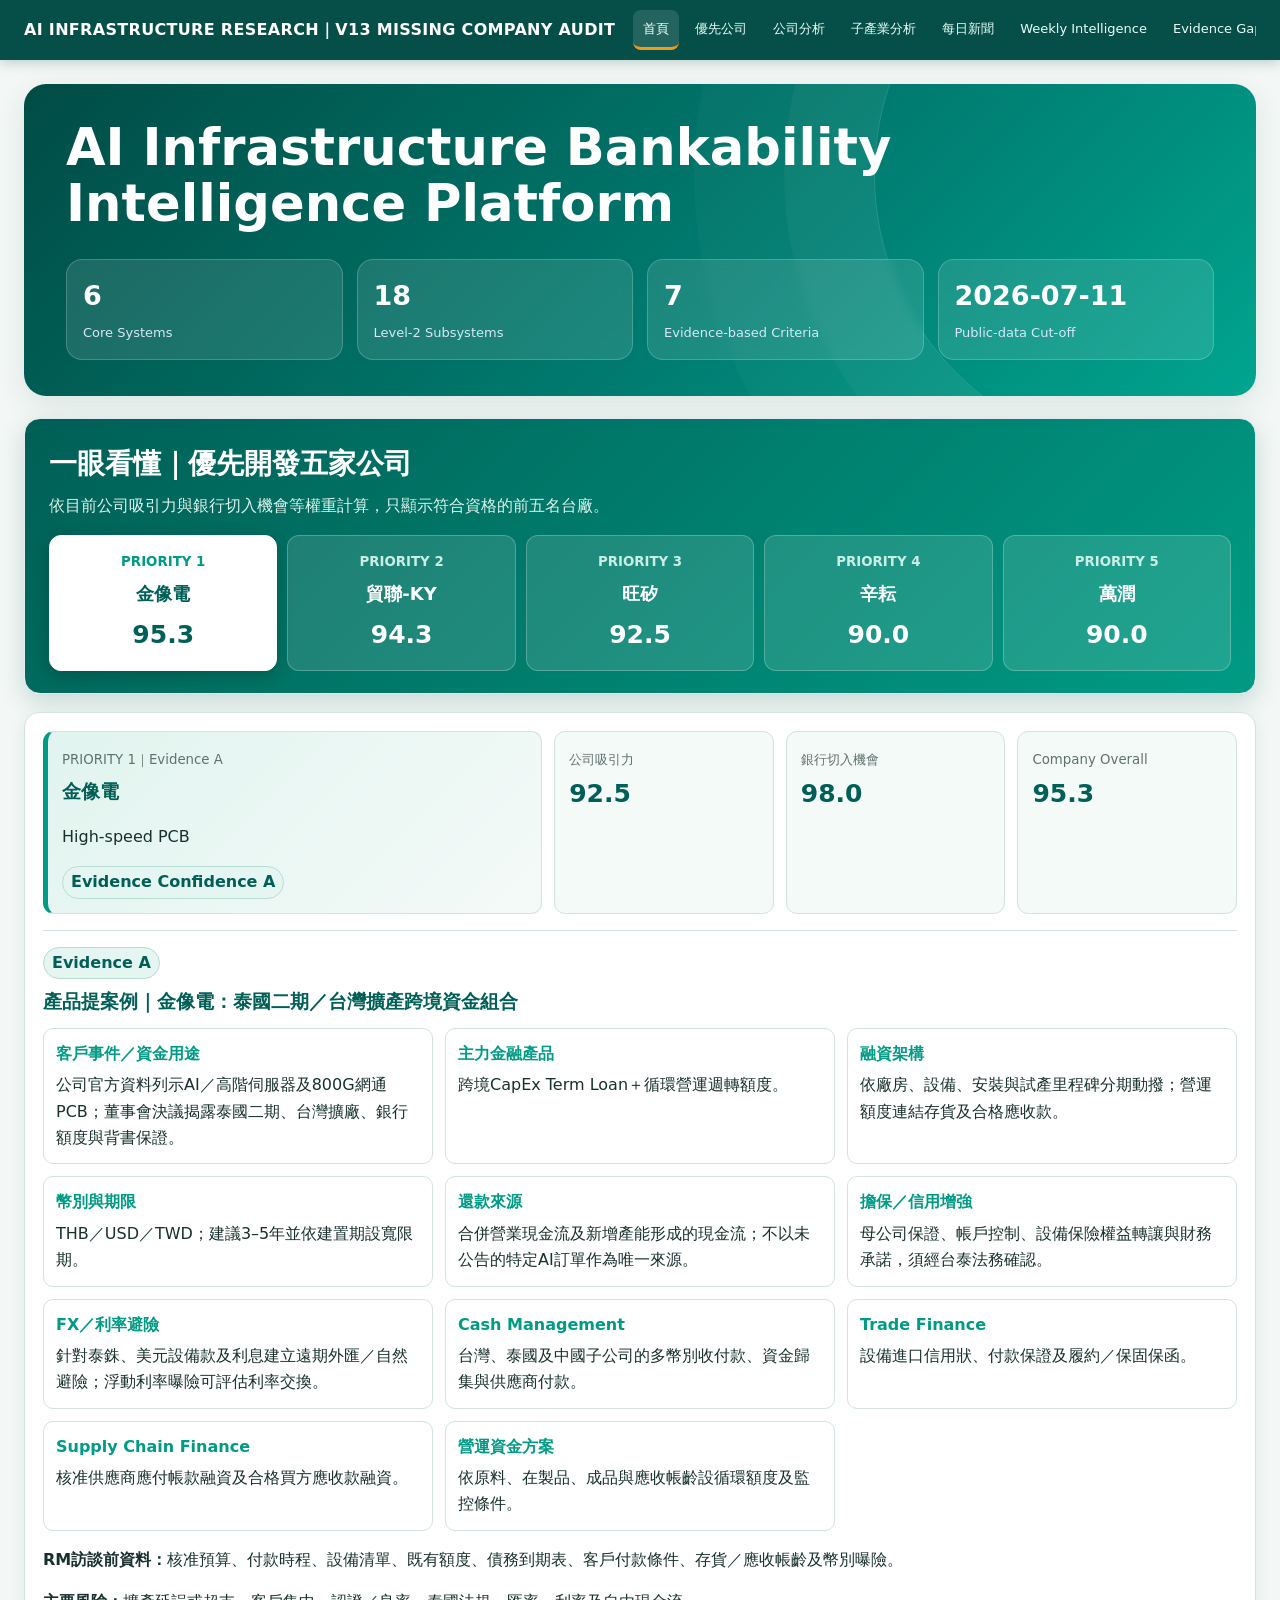
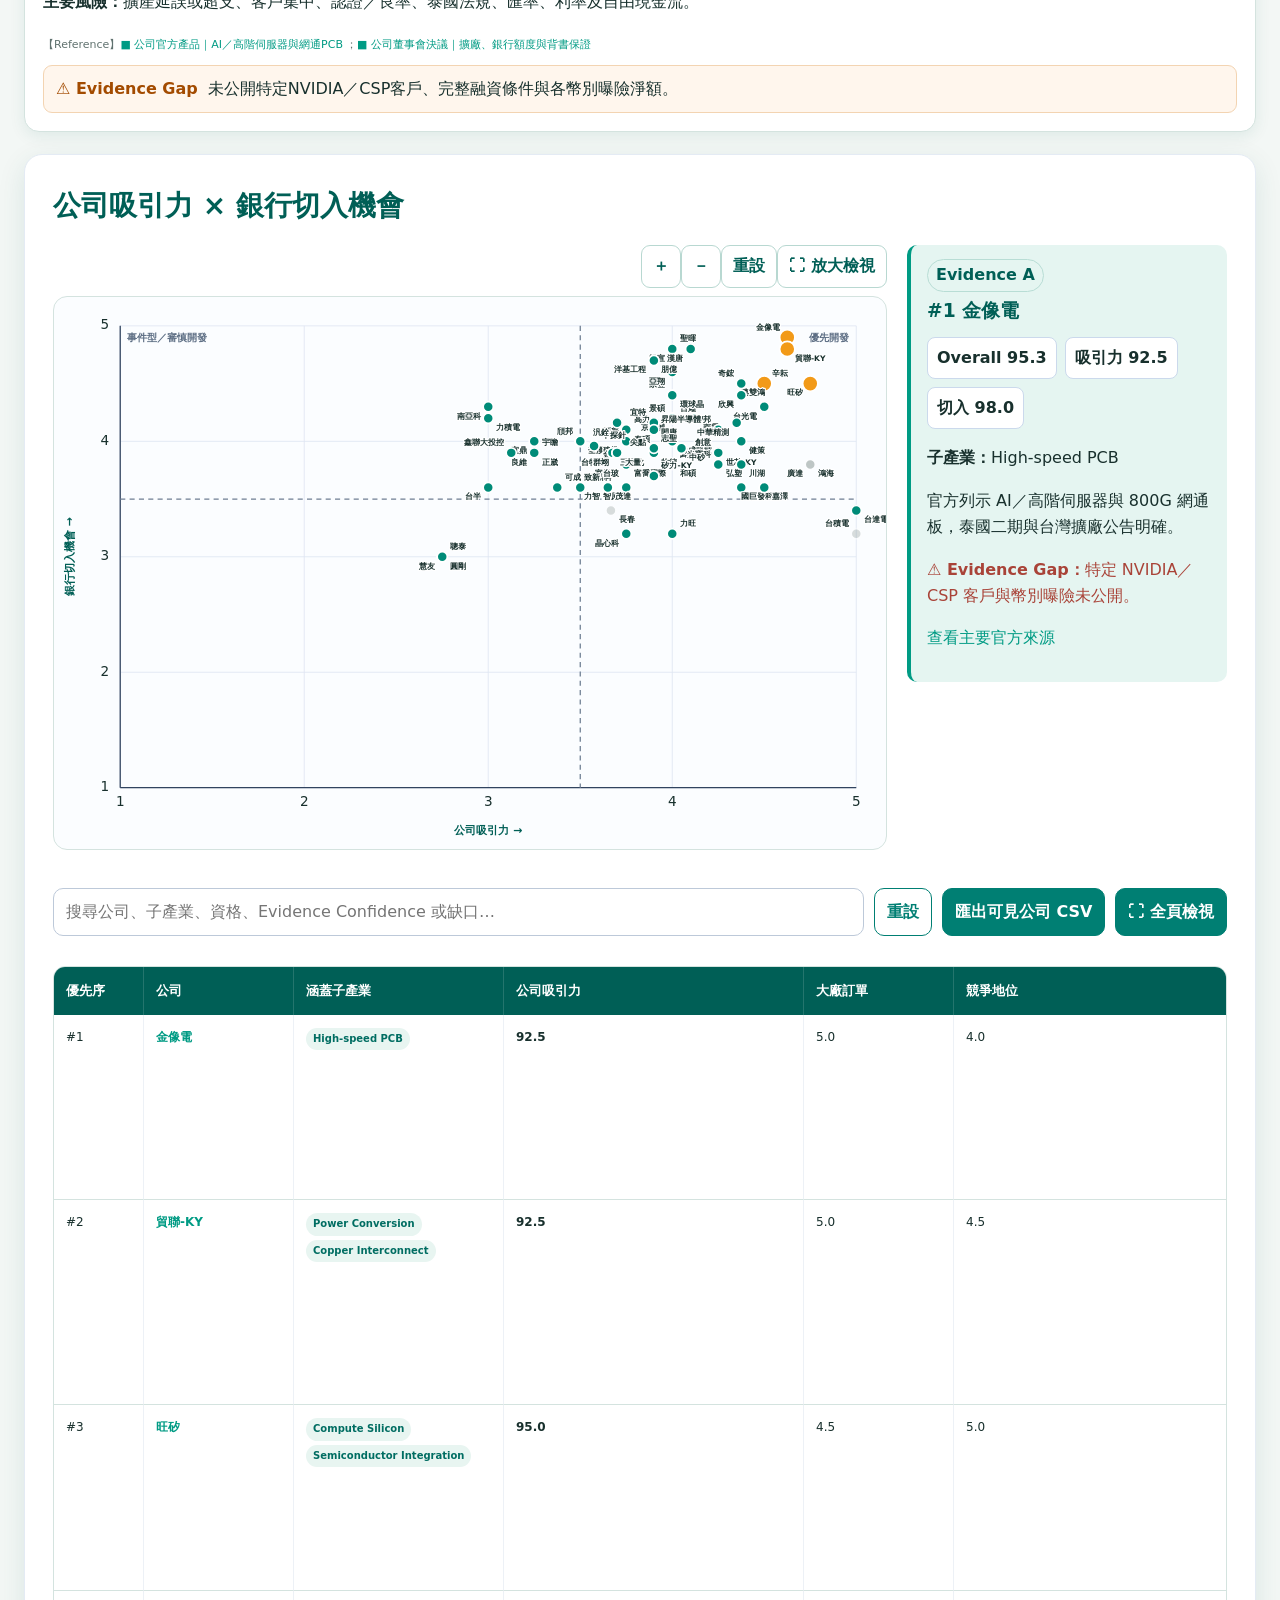
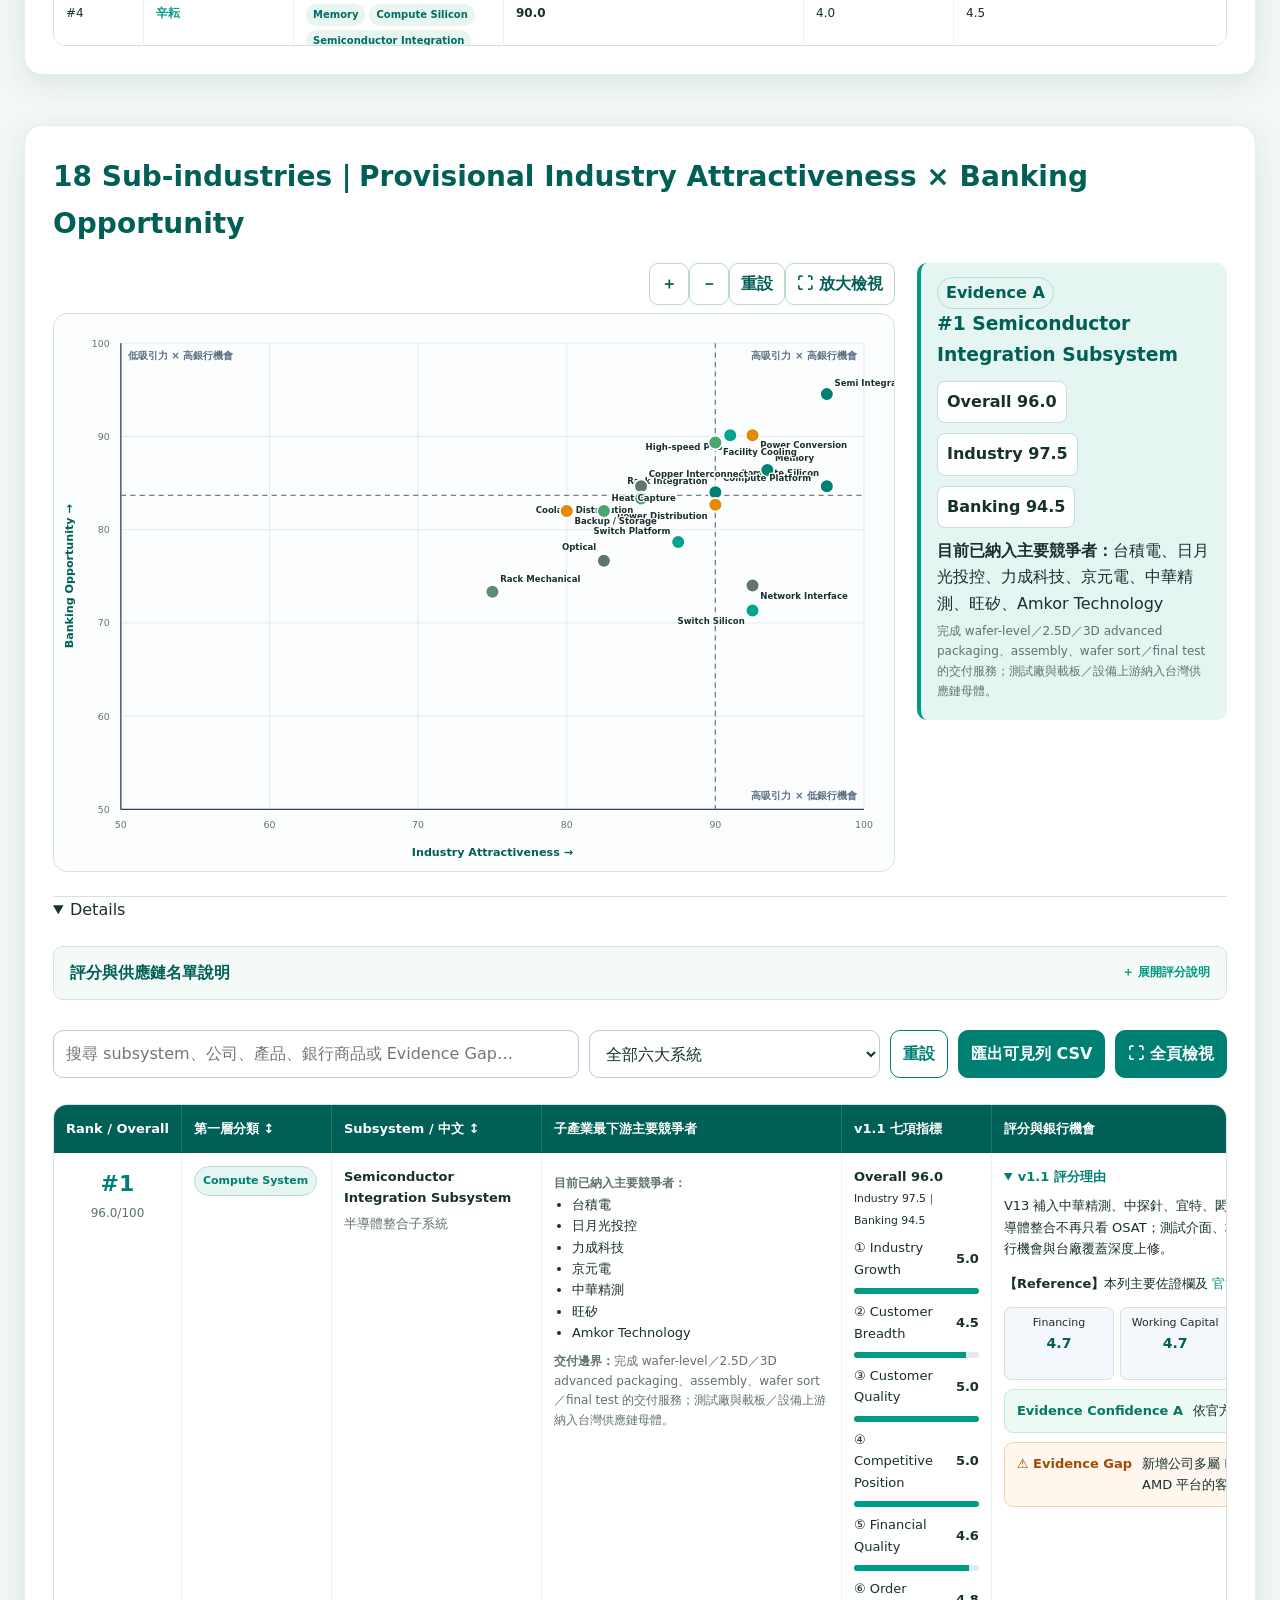
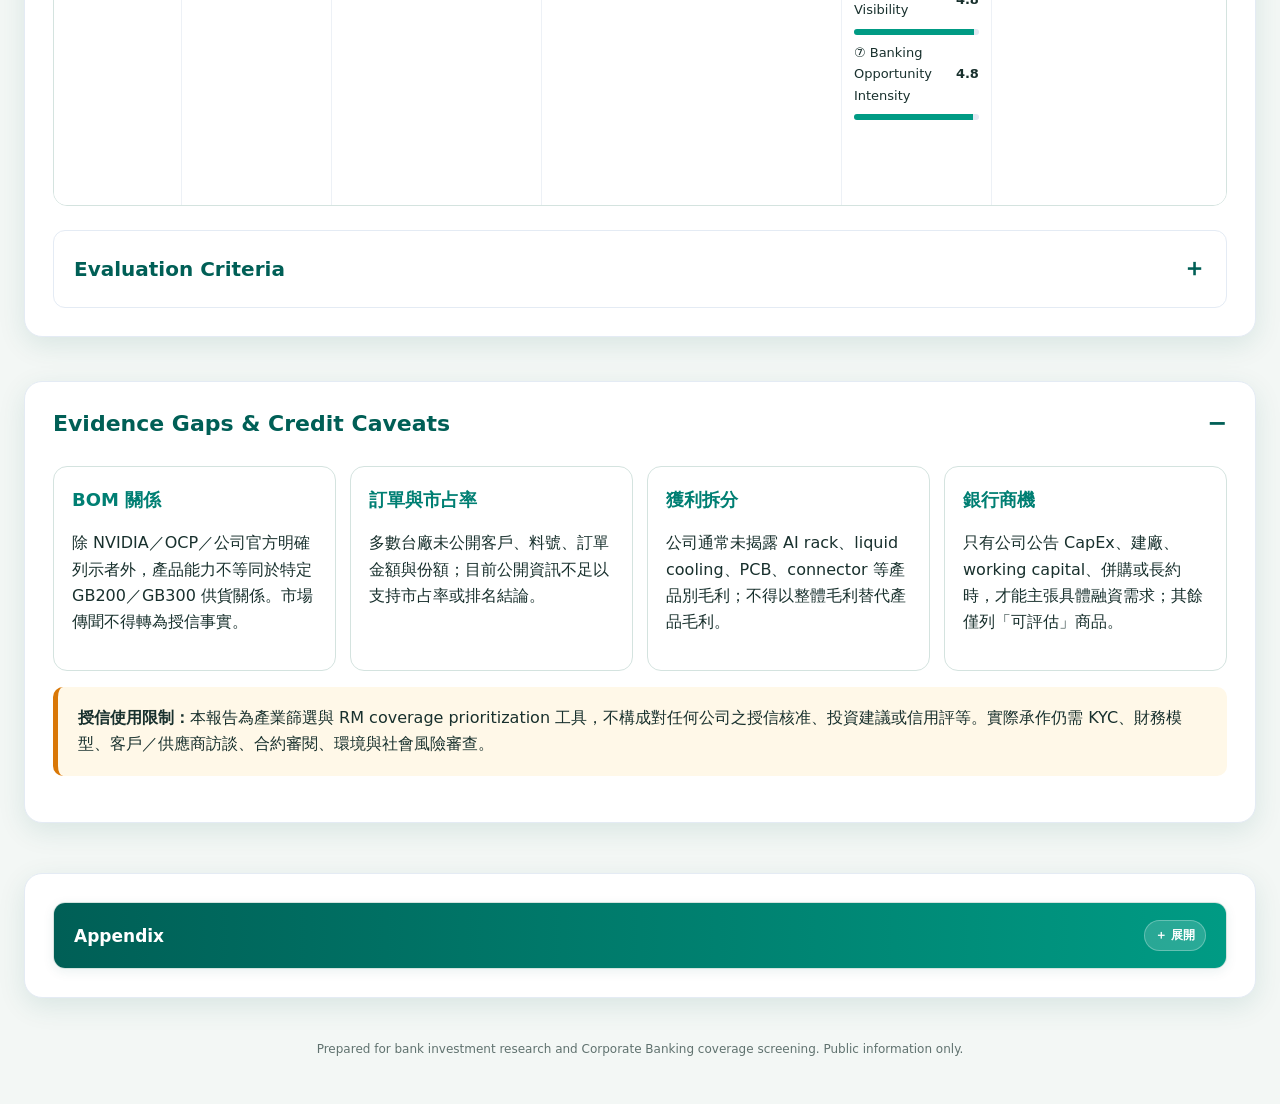
<file: AI_Infrastructure_Intelligence_GitHub_Source/index.html>
<!DOCTYPE html>

<html lang="zh-Hant">
<head>
<meta charset="utf-8"/>
<meta content="width=device-width, initial-scale=1" name="viewport"/>
<title>AI Infrastructure Bankability Intelligence Platform</title>
<style>
:root {
  --navy:#005f56; --blue:#007f73; --blue2:#009b84; --sky:#e5f5f1;
  --ink:#18302d; --muted:#60726f; --line:#d4e3df; --paper:#fff;
  --bg:#f3f7f5; --green:#007a63; --amber:#c66b00; --red:#a94338;
  --shadow:0 8px 28px rgba(0,95,86,.11);
}
*{box-sizing:border-box}
html{scroll-behavior:smooth}#home,#quick-priority,#company-priority,#quadrant,#gaps,#executive{scroll-margin-top:76px}
body{margin:0;background:var(--bg);color:var(--ink);font-family:Inter,"Noto Sans TC","Microsoft JhengHei",system-ui,-apple-system,sans-serif;line-height:1.65}
a{color:var(--blue2);text-decoration:none}
a:hover{text-decoration:underline}
.appbar{position:sticky;top:0;z-index:1000;background:rgba(0,76,69,.98);color:white;box-shadow:0 2px 12px rgba(0,76,69,.25)}
.appbar-inner{max-width:1800px;margin:auto;padding:10px 24px;display:flex;align-items:center;gap:18px}
.brand{font-weight:800;letter-spacing:.02em;white-space:nowrap;color:#fff}
.nav{display:flex;gap:6px;overflow:auto}
.nav a{color:#e9fff9;padding:8px 10px;border-radius:8px;white-space:nowrap;font-size:13px;border-bottom:3px solid transparent;transition:background .18s,color .18s,border-color .18s}
.nav a:hover,.nav a:focus-visible{background:#008f7d;color:#fff;text-decoration:none;outline:none}.nav a.active{background:rgba(255,255,255,.12);color:#fff;border-bottom-color:#f29a18}
.container{max-width:1800px;margin:auto;padding:24px}
.hero{min-height:0;background:linear-gradient(135deg,#004c45 0%,#007f73 62%,#00a58f 100%);color:white;border-radius:22px;padding:36px 42px;box-shadow:var(--shadow);display:flex;flex-direction:column;justify-content:flex-start;gap:28px;overflow:hidden;position:relative}.hero h1{font-size:clamp(30px,4vw,56px);margin:0;max-width:1400px}.hero .metric{padding:14px 16px}.hero .metric b{font-size:27px}
.hero:after{content:"";position:absolute;width:560px;height:560px;border:1px solid rgba(255,255,255,.15);border-radius:50%;right:-180px;top:-190px;box-shadow:0 0 0 90px rgba(255,255,255,.035),0 0 0 180px rgba(255,255,255,.025)}
.kicker{font-size:14px;letter-spacing:.16em;text-transform:uppercase;color:#b9d4ff;font-weight:700}
h1{font-size:clamp(34px,5vw,72px);line-height:1.08;margin:14px 0 18px;max-width:1250px}
.subtitle{font-size:clamp(17px,2vw,25px);max-width:1160px;color:#e3edff}
.hero-grid{display:grid;grid-template-columns:repeat(4,1fr);gap:14px;z-index:1}
.metric{background:rgba(255,255,255,.11);border:1px solid rgba(255,255,255,.20);padding:18px;border-radius:16px;backdrop-filter:blur(5px)}
.metric b{display:block;font-size:30px} .metric span{font-size:13px;color:#d8e7ff}
section, details.section{background:var(--paper);border-radius:18px;margin:22px 0;box-shadow:var(--shadow);border:1px solid #e4ebf4}
section{padding:28px}
details.section>summary{cursor:pointer;list-style:none;padding:22px 28px;font-size:22px;font-weight:800;color:var(--navy);display:flex;justify-content:space-between;align-items:center}
details.section>summary::-webkit-details-marker{display:none}
details.section>summary:after{content:"＋";font-size:24px}
details.section[open]>summary:after{content:"−"}
.section-body{padding:0 28px 30px}
h2{color:var(--navy);margin:0 0 16px;font-size:28px}
h3{color:var(--navy)}
.lede{font-size:17px;color:#34445d}
.callout{border-left:5px solid var(--blue2);background:var(--sky);padding:18px 20px;border-radius:10px;margin:16px 0}
.warning{border-left-color:#d97706;background:#fff8e8}
.danger{border-left-color:#c2413b;background:#fff1f0}
.summary-grid{display:grid;grid-template-columns:2fr 1fr;gap:20px}
.top-list{display:grid;grid-template-columns:repeat(3,1fr);gap:12px}
.top-card{border:1px solid var(--line);border-radius:14px;padding:16px;background:#fff}
.top-card .num{font-size:12px;color:var(--muted)} .top-card b{display:block;color:var(--navy);font-size:18px} .top-card strong{font-size:26px;color:var(--blue)}
.controls{display:flex;gap:10px;flex-wrap:wrap;margin:0 0 14px;position:sticky;top:58px;z-index:20;background:white;padding:12px 0}
input,select,button{font:inherit;border:1px solid #bdc9d9;border-radius:10px;padding:10px 12px;background:white;color:var(--ink)}
input{min-width:280px;flex:1} button{cursor:pointer;background:var(--blue);color:white;border-color:var(--blue);font-weight:700} button.secondary{background:white;color:var(--blue)}
.table-wrap{overflow:auto;max-height:78vh;border:1px solid var(--line);border-radius:14px}
table{border-collapse:separate;border-spacing:0;width:100%;min-width:1880px;font-size:13px}
th{position:sticky;top:0;z-index:10;background:var(--navy);color:white;text-align:left;padding:13px 12px;border-right:1px solid rgba(255,255,255,.14);white-space:nowrap}
th.sortable{cursor:pointer} th.sortable:hover{background:#123f75}
td{vertical-align:top;padding:13px 12px;border-bottom:1px solid var(--line);border-right:1px solid #edf1f6;background:white}
tbody tr:hover td{background:#f5f9ff}
th:nth-child(1),td:nth-child(1){width:90px;min-width:90px}
th:nth-child(2),td:nth-child(2){width:150px;min-width:150px}
th:nth-child(3),td:nth-child(3){width:210px;min-width:210px}
th:nth-child(4),td:nth-child(4){width:300px;min-width:300px}
th:nth-child(5),td:nth-child(5){width:150px;min-width:150px}
th:nth-child(6),td:nth-child(6){width:600px;min-width:600px}
th:nth-child(7),td:nth-child(7){width:360px;min-width:360px}
.rank-cell{text-align:center} .rank-badge{display:block;font-weight:900;font-size:22px;color:var(--blue)} .score-num{font-size:12px;color:var(--muted)}
.system-pill{display:inline-block;background:#e5f5f1;color:#007f73;border:1px solid #b8ddd5;padding:5px 8px;border-radius:999px;font-weight:700;font-size:11px}
.zh-name{color:var(--muted);margin-top:4px}
.company-list{padding-left:18px;margin:0} .company-list li{margin-bottom:6px}
.gap-inline{color:var(--red)}
.star-score{color:#f59e0b;font-size:19px;letter-spacing:1px}
.chip-row{display:flex;gap:4px;flex-wrap:wrap;margin:5px 0}
.criterion-chip{width:23px;height:23px;border-radius:50%;display:inline-grid;place-items:center;background:var(--blue);color:white;font-weight:800;font-size:11px}
details.mini summary, details.row-detail summary{cursor:pointer;color:var(--blue);font-weight:700}
.score-grid{display:grid;grid-template-columns:repeat(4,1fr);gap:4px;margin-top:7px}
.score-grid div{display:flex;justify-content:space-between;background:#eef4fc;border-radius:5px;padding:3px 6px}
.row-detail p{margin:8px 0 13px}
.paragraph-ref{display:block;font-size:11px;color:var(--muted);padding-top:4px}
.ref-link{margin-right:3px}
.product-box,.confidence,.gap-box{border-radius:9px;padding:10px 12px;margin-top:9px;display:flex;gap:10px;align-items:flex-start}
.product-box{background:#eef5ff;border:1px solid #cfe0fb} .product-box b{color:var(--blue);white-space:nowrap}
.confidence{background:#edf9f3;border:1px solid #c8ead9} .confidence b{color:var(--green);white-space:nowrap}
.confidence.mid{background:#fff8e8;border-color:#f1ddb0} .confidence.mid b{color:var(--amber)}
.confidence.low{background:#fff1f0;border-color:#f0c6c3} .confidence.low b{color:var(--red)}
.gap-box{background:#fff6ed;border:1px solid #f3d4b2} .gap-box b{color:#a34b00;white-space:nowrap}
.evidence-group{margin-bottom:10px} .evidence-group>b{color:var(--navy);font-size:12px}
.evidence-group ul{margin:3px 0 0;padding-left:17px} .evidence-group li{margin-bottom:5px}
.evidence-group span{display:block;color:var(--muted);font-size:11px}
.criteria-table{min-width:1200px} .criteria-table th{position:static} .criteria-table td{font-size:13px}
.method-grid{display:grid;grid-template-columns:repeat(4,1fr);gap:14px}
.method-card{border:1px solid var(--line);border-radius:14px;padding:18px;background:#fff}
.method-card b{color:var(--blue);font-size:18px} .method-card .step{font-size:11px;text-transform:uppercase;color:var(--muted);letter-spacing:.12em}
.flow{display:grid;grid-template-columns:repeat(6,1fr);gap:10px;align-items:stretch}
.flow-card{position:relative;background:#eef5ff;border:1px solid #cbdcf6;border-radius:12px;padding:14px}
.flow-card:not(:last-child):after{content:"→";position:absolute;right:-10px;top:42%;z-index:2;color:var(--blue);font-size:20px;font-weight:900}
.flow-card b{display:block;color:var(--navy)} .flow-card span{font-size:12px;color:var(--muted)}
.reference-category{border:1px solid var(--line);border-radius:12px;margin:10px 0}
.reference-category>summary{cursor:pointer;padding:13px 15px;font-weight:800;color:var(--navy)}
.reference-category>summary span{font-weight:400;color:var(--muted);font-size:12px}
.reference-grid{display:grid;grid-template-columns:repeat(3,1fr);gap:10px;padding:0 14px 14px}
.source-card{display:block;border:1px solid #e0e7f0;border-radius:10px;padding:12px;background:#fbfdff}
.source-card:hover{text-decoration:none;border-color:#8eb4ed;box-shadow:0 4px 14px rgba(13,71,161,.09)}
.source-card b{display:block;color:var(--blue)} .source-card span{display:block;color:var(--muted);font-size:12px} .source-card code{font-size:10px;color:#7a8798}
.footer{color:var(--muted);font-size:12px;text-align:center;padding:20px}
.no-print{}

/* Added: Taiwan vendor count and subsystem value-chain column */
#mainTable{min-width:2130px}
#mainTable th:nth-child(7),#mainTable td:nth-child(7){width:390px;min-width:390px}
#mainTable th:nth-child(8),#mainTable td:nth-child(8){width:360px;min-width:360px}
.tw-vendor-block{display:flex;flex-direction:column;gap:9px}
.tw-vendor-head{border:1px solid #c9dcfb;background:#eef5ff;border-radius:9px;padding:9px 10px}
.tw-vendor-head b{display:block;color:var(--blue);font-size:14px}
.tw-vendor-head span{display:block;color:#334155;margin-top:2px}
.chain-flow{border-left:3px solid #9bbcea;padding-left:10px}
.chain-flow>div:not(.arrow){display:grid;grid-template-columns:43px 1fr;gap:7px;align-items:start}
.chain-flow em{font-style:normal;font-weight:800;color:var(--navy);background:#e5f5f1;border-radius:5px;text-align:center;padding:2px 3px;font-size:11px}
.chain-flow span{color:#34445d}
.chain-flow .arrow{color:#8aa8cf;font-weight:900;line-height:1;text-align:left;margin:2px 0 2px 16px}
.chain-gap{background:#fff6ed;border:1px solid #f3d4b2;color:#8a3d00;border-radius:8px;padding:7px 9px;font-size:11px}

@media(max-width:1100px){
  .hero{aspect-ratio:auto;padding:34px;min-height:650px} .hero-grid{grid-template-columns:repeat(2,1fr)}
  .summary-grid,.method-grid{grid-template-columns:1fr 1fr} .top-list{grid-template-columns:1fr}
  .flow{grid-template-columns:1fr 1fr} .flow-card:after{display:none} .reference-grid{grid-template-columns:1fr}
}
@media(max-width:650px){
  .container{padding:12px} .hero{padding:26px;border-radius:15px} .hero-grid,.summary-grid,.method-grid,.flow{grid-template-columns:1fr}
  .appbar-inner{padding:8px 12px} .brand{display:none} section{padding:20px}
}
@media print{
  @page{size:13.333in 7.5in landscape;margin:.28in}
  body{background:white;font-size:9px} .appbar,.controls,.no-print{display:none!important}
  .container{max-width:none;padding:0} .hero{box-shadow:none;border-radius:0;min-height:7in;page-break-after:always}
  section,details.section{box-shadow:none;border:0;break-inside:avoid} details.section>summary{display:none} .section-body{padding:0}
  .table-wrap{overflow:visible;max-height:none;border:0} table{min-width:0;font-size:7px} th{position:static}
  td,th{padding:5px} details{display:block} details>*{display:block!important}
}

/* v2 upstream supply-chain revision */
th:nth-child(7),td:nth-child(7){width:470px;min-width:470px}
th:nth-child(8),td:nth-child(8){width:360px;min-width:360px}
.supply-counts{display:flex;gap:5px;flex-wrap:wrap;margin-top:6px}
.count-chip{display:inline-flex;align-items:center;gap:4px;border-radius:999px;padding:3px 7px;font-size:10px;font-weight:800}
.count-chip.total{background:#d9f0ea;color:#007f73}
.count-chip.a{background:#e4f6ed;color:#176b4d}
.count-chip.b{background:#fff2d8;color:#8a5200}
.vendor-section{border:1px solid #dbe5f2;border-radius:9px;padding:8px 9px;background:#fbfdff}
.vendor-section h4{margin:0 0 5px;color:var(--navy);font-size:12px}
.vendor-list{display:flex;flex-direction:column;gap:5px}
.vendor-item{display:grid;grid-template-columns:22px minmax(72px,auto) 1fr;gap:5px;align-items:start}
.evidence-tag{width:20px;height:20px;border-radius:5px;display:grid;place-items:center;font-size:10px;font-weight:900}
.evidence-tag.a{background:#dff3e9;color:#176b4d;border:1px solid #b8dfcc}
.evidence-tag.b{background:#fff0d2;color:#925800;border:1px solid #ebd099}
.vendor-item a{font-weight:800;color:var(--blue);white-space:nowrap}
.vendor-role{color:#42526a;font-size:11px}
.no-direct{background:#fff1f0;border:1px solid #efcac7;color:#9d302b;border-radius:8px;padding:7px 9px;font-size:11px}
.method-key{display:grid;grid-template-columns:1fr 1fr;gap:8px;margin-top:9px}
.method-key div{border-radius:8px;padding:8px;font-size:11px}
.method-key .a{background:#eaf8f1;border:1px solid #c2e7d4}
.method-key .b{background:#fff7e8;border:1px solid #efd8a9}
.hbm-correction{background:#eef5ff;border:1px solid #c6daf7;border-radius:10px;padding:11px 12px;margin-top:10px}
.hbm-correction b{color:var(--navy)}
.midstream-upstream{margin-top:14px;display:grid;gap:12px}
.midstream-card{border:1px solid #dbe5f2;border-radius:10px;background:#fbfdff;padding:12px}
.midstream-card h3{margin:0 0 6px;color:var(--navy);font-size:15px}
.midstream-card p{margin:5px 0;color:#34445d}
.midstream-card .tagline{font-size:12px;color:var(--muted);font-weight:700}
.midstream-grid{display:grid;grid-template-columns:160px 1fr;gap:8px;margin-top:8px;font-size:12px}
.midstream-grid b{color:var(--navy)}
.midstream-note{margin-top:8px;background:#fff8e8;border:1px solid #ead49d;border-radius:8px;padding:8px;color:#6f4d15;font-size:12px}
.supplier-basket{display:flex;flex-wrap:wrap;gap:6px;margin-top:6px}
.supplier-basket span{border:1px solid #cfdbeb;background:white;border-radius:999px;padding:3px 8px;font-size:11px;color:#25364d}
.quadrant-wrap{display:grid;grid-template-columns:minmax(0,1fr) 310px;gap:22px;align-items:start}
.quadrant-chart{width:100%;height:auto;display:block;background:#fbfdff;border:1px solid var(--line);border-radius:14px}
.quadrant-chart .grid{stroke:#dfe7f2;stroke-width:1}.quadrant-chart .median{stroke:#6f7f93;stroke-width:1.5;stroke-dasharray:6 5}
.quadrant-chart .axis{stroke:#31445f;stroke-width:1.5}.quadrant-chart text{font-family:inherit;fill:var(--ink)}
.quadrant-chart .tick{font-size:11px;fill:var(--muted)}.quadrant-chart .axis-label{font-size:13px;font-weight:700;fill:var(--navy)}
.quadrant-chart .q-label{font-size:12px;font-weight:700;fill:#5d6e84}.quadrant-chart .point{cursor:pointer;stroke:white;stroke-width:2}
.quadrant-chart .point-label{font-size:10px;font-weight:700;paint-order:stroke;stroke:white;stroke-width:3px;stroke-linejoin:round}
.quadrant-detail{border-left:4px solid var(--blue2);padding:14px 16px;background:var(--sky);border-radius:10px;min-height:188px}
.quadrant-detail h3{margin:0 0 8px;color:var(--navy)}.quadrant-detail p{margin:5px 0}.quadrant-detail .score-pair{display:flex;gap:10px;flex-wrap:wrap;margin:10px 0}
.quadrant-detail .score-pair span{background:white;border:1px solid #cbd9ec;border-radius:8px;padding:7px 9px;font-weight:700}
.company-analysis{margin:28px 0}.company-summary{display:grid;grid-template-columns:repeat(5,minmax(0,1fr));gap:12px;margin:14px 0 20px}
.company-summary article{border:1px solid var(--line);border-top:4px solid var(--blue2);border-radius:12px;background:white;padding:14px;box-shadow:0 3px 12px rgba(15,47,87,.07)}
.company-summary .company-rank{font-size:11px;font-weight:800;color:var(--blue2);letter-spacing:.06em}.company-summary h3{margin:5px 0;color:var(--navy)}
.company-summary p{font-size:12px;margin:4px 0;color:var(--muted)}.company-summary strong{font-size:22px;color:var(--navy)}
.company-quadrant{display:grid;grid-template-columns:minmax(0,1fr) 320px;gap:20px;align-items:start}.company-chart{width:100%;height:auto;background:#fbfdff;border:1px solid var(--line);border-radius:14px}
.company-chart .grid{stroke:#dfe7f2;stroke-width:1}.company-chart .median{stroke:#6f7f93;stroke-width:1.5;stroke-dasharray:6 5}.company-chart .axis{stroke:#31445f;stroke-width:1.5}
.company-chart text{font-family:inherit;fill:var(--ink)}.company-chart .axis-label{font-size:13px;font-weight:700;fill:var(--navy)}.company-chart .q-label{font-size:12px;font-weight:800;fill:#5d6e84}
.company-chart .company-point{cursor:pointer;stroke:white;stroke-width:2}.company-chart .company-point.excluded{opacity:.32}.company-chart .company-label{font-size:9px;font-weight:700;paint-order:stroke;stroke:white;stroke-width:3px;stroke-linejoin:round}
.company-detail{border-left:4px solid var(--blue2);padding:14px 16px;background:var(--sky);border-radius:10px;min-height:210px}.company-detail h3{margin:4px 0 8px;color:var(--navy)}
.company-detail .score-pair{display:flex;gap:8px;flex-wrap:wrap;margin:10px 0}.company-detail .score-pair span{background:white;border:1px solid #cbd9ec;border-radius:8px;padding:7px 9px;font-weight:700}
.company-table-wrap{overflow:auto;max-height:680px;border:1px solid var(--line);border-radius:12px;margin-top:18px}.company-table{min-width:1550px}.company-table th{position:sticky;top:0;z-index:2}.company-table td{vertical-align:top;font-size:12px}
.company-controls{margin-top:18px}.company-controls input{min-width:320px;flex:1}#quadrant>#ranking{margin:24px 0 0;border:0;border-top:1px solid var(--line);border-radius:0;box-shadow:none;background:transparent}#quadrant>#ranking>summary{display:none}#quadrant>#ranking>.section-body{padding:22px 0 0}
.subindustry-tags{display:flex;flex-wrap:wrap;gap:4px}.subindustry-tags span{background:#e8f5f1;color:#006d62;border-radius:999px;padding:3px 7px;font-size:10px;font-weight:700}
.status-eligible{color:#176b42;font-weight:800}.status-excluded{color:#9b4a22;font-weight:800}.product-case{border:1px solid #b8cae3;background:linear-gradient(135deg,#f5f9ff,#fff);border-radius:14px;padding:18px;margin-top:20px}
.product-case h3{color:var(--navy);margin-top:0}.product-grid{display:grid;grid-template-columns:repeat(3,1fr);gap:12px}.product-grid div{background:white;border:1px solid var(--line);border-radius:10px;padding:12px}.product-grid b{display:block;color:var(--blue2);margin-bottom:5px}
.score-block{display:grid;gap:7px}.score-row{display:grid;grid-template-columns:1fr auto;gap:8px;align-items:center}.score-row .bar{grid-column:1/-1;height:6px;background:#e2e9f3;border-radius:5px;overflow:hidden}.score-row .bar i{display:block;height:100%;background:var(--blue2)}
.downstream-samples{margin:0;padding-left:18px}.boundary-note{margin-top:8px;color:var(--muted);font-size:12px}.confidence-tag{display:inline-flex;border-radius:999px;padding:2px 8px;font-weight:800;background:#e5f5f1;color:var(--navy);border:1px solid #b8ddd5}
.bank-five{display:grid;grid-template-columns:repeat(5,minmax(76px,1fr));gap:6px;margin-top:8px}.bank-five span{background:#f4f7fb;border:1px solid var(--line);border-radius:7px;padding:6px;text-align:center;font-size:11px}.bank-five b{display:block;font-size:14px;color:var(--navy)}
.container{display:flex;flex-direction:column}.container>.hero{order:-4}.container>#quick-priority{order:-3}.container>#companyTargetPage{order:-2}.container>#company-priority{order:-2;margin-top:0}.container>#executive{order:999;margin-top:28px}.container>.footer{order:1000}
.quick-priority{background:linear-gradient(135deg,#005f56,#009b84);color:white;border-radius:16px;padding:22px 24px;margin:22px 0 18px;box-shadow:0 8px 24px rgba(0,95,86,.19)}.quick-priority h2{color:white;margin:0 0 6px}.quick-priority>p{margin:0 0 15px;color:#dcf4ee}.quick-five{display:grid;grid-template-columns:repeat(5,minmax(0,1fr));gap:10px}.quick-company{background:rgba(255,255,255,.12);border:1px solid rgba(255,255,255,.24);border-radius:12px;padding:15px;text-align:center}.quick-company small{display:block;color:#c8eee6;font-weight:800}.quick-company b{display:block;font-size:18px;margin:6px 0}.quick-company strong{font-size:25px;color:white}.chart-actions{display:flex;justify-content:flex-end;margin:0 0 8px}.chart-expand{border:1px solid #b8d8d1;background:white;color:var(--navy);border-radius:9px;padding:7px 11px;font-weight:800;cursor:pointer}.chart-expand:hover{background:#e9f6f2}.chart-modal{width:min(96vw,1500px);height:92vh;max-width:none;max-height:none;border:0;border-radius:14px;padding:0;overflow:hidden;box-shadow:0 18px 70px rgba(0,0,0,.34)}.chart-modal::backdrop{background:rgba(0,43,39,.72)}.chart-modal-head{height:58px;display:flex;align-items:center;justify-content:space-between;padding:0 16px;background:var(--navy);color:white}.chart-modal-tools{display:flex;gap:7px}.chart-modal-tools button{border:1px solid rgba(255,255,255,.35);background:rgba(255,255,255,.12);color:white;border-radius:8px;padding:7px 10px;font-weight:800;cursor:pointer}.chart-viewport{height:calc(92vh - 58px);overflow:hidden;background:#f4faf8;cursor:grab;touch-action:none;position:relative}.chart-viewport.dragging{cursor:grabbing}.chart-viewport svg{width:1100px!important;height:auto!important;max-width:none!important;transform-origin:0 0;will-change:transform;user-select:none}@media(max-width:980px){.quick-five{grid-template-columns:repeat(2,1fr)}}
.appendix-toggle{border:1px solid var(--line);border-radius:12px;background:white;box-shadow:0 3px 12px rgba(0,95,86,.08);overflow:hidden}.appendix-toggle>summary{cursor:pointer;list-style:none;padding:17px 20px;background:linear-gradient(90deg,var(--navy),var(--blue2));color:white;font-size:17px;font-weight:800;display:flex;align-items:center;justify-content:space-between}.appendix-toggle>summary::-webkit-details-marker{display:none}.appendix-toggle>summary::after{content:'＋ 展開';font-size:12px;font-weight:700;background:rgba(255,255,255,.16);border:1px solid rgba(255,255,255,.28);border-radius:999px;padding:5px 10px}.appendix-toggle[open]>summary::after{content:'－ 收合'}.appendix-children{padding:20px;display:grid;gap:18px;background:#f2f8f6}.appendix-child{margin:0;padding:20px;border:1px solid var(--line);border-radius:12px;background:white;box-shadow:0 2px 8px rgba(0,95,86,.06)}.appendix-child>h3{margin:0 0 16px;color:var(--navy);font-size:19px}.appendix-child .summary-grid{padding:0;margin:0}.appendix-child .callout{margin:0}.ranking-notes{margin:0 0 18px;border:1px solid var(--line);border-radius:10px;background:#f4faf8;overflow:hidden}.ranking-notes>summary{cursor:pointer;list-style:none;padding:13px 16px;color:var(--navy);font-weight:800;display:flex;align-items:center;justify-content:space-between}.ranking-notes>summary::-webkit-details-marker{display:none}.ranking-notes>summary::after{content:'＋ 展開評分說明';font-size:12px;color:var(--blue2)}.ranking-notes[open]>summary::after{content:'－ 收合評分說明'}.ranking-notes-body{padding:0 16px 14px}
.appendix-subsection.section{margin:0;border-radius:12px;box-shadow:0 2px 8px rgba(15,47,87,.05)}.appendix-subsection.section>summary{padding:17px 20px;font-size:19px}.appendix-subsection.section>.section-body{padding:0 20px 22px}#quadrant>#criteria{margin:24px 0 0;box-shadow:none;border-radius:12px}#quadrant>#criteria>summary{font-size:20px;padding:18px 20px}#quadrant>#criteria>.section-body{padding:0 20px 22px}
.tw-count-summary{text-align:center;min-width:116px}.tw-count-summary strong{display:block;font-size:28px;line-height:1;color:var(--navy)}.tw-count-summary small{display:block;color:var(--muted);margin-top:5px}.tw-count-summary .count-split{display:flex;justify-content:center;gap:5px;flex-wrap:wrap;margin-top:8px}.tw-count-summary .count-split span{border-radius:999px;padding:2px 7px;font-size:10px;font-weight:800;border:1px solid var(--line)}.tw-count-summary .a{background:#e8f5ee;color:var(--green)}.tw-count-summary .b{background:#fff5df;color:var(--amber)}
@media(max-width:980px){.quadrant-wrap,.company-quadrant{grid-template-columns:1fr}.quadrant-detail,.company-detail{min-height:auto}.bank-five{grid-template-columns:repeat(2,1fr)}.company-summary{grid-template-columns:repeat(2,1fr)}.product-grid{grid-template-columns:1fr}}
.adaptive-leader{pointer-events:none}
.chart-tooltip{position:fixed;z-index:10000;display:none;pointer-events:none;min-width:190px;max-width:280px;padding:10px 12px;border-radius:10px;background:rgba(7,35,68,.96);color:white;box-shadow:0 8px 28px rgba(0,0,0,.28);font-size:12px;line-height:1.55;transform:translate(14px,14px)}.chart-tooltip.show{display:block}.chart-tooltip b{display:block;font-size:14px;margin-bottom:4px;color:white}.chart-tooltip .xy{display:grid;grid-template-columns:auto auto;gap:2px 12px}.chart-tooltip .xy span:nth-child(even){font-weight:800;text-align:right;color:#dcecff}
.table-modal{width:99vw;height:96vh;max-width:none;max-height:none;border:0;border-radius:12px;padding:0;overflow:hidden;box-shadow:0 18px 70px rgba(0,0,0,.35)}.table-modal::backdrop{background:rgba(4,19,38,.76)}.table-modal-head{height:56px;display:flex;align-items:center;justify-content:space-between;padding:0 16px;background:var(--navy);color:white}.table-modal-head button{border:1px solid rgba(255,255,255,.4);background:rgba(255,255,255,.14);color:white;border-radius:8px;padding:8px 12px;font-weight:800;cursor:pointer}.table-modal-body{height:calc(96vh - 56px);padding:8px;background:#f4f7fb;overflow:hidden}.table-modal-body>.table-wrap{height:100%;max-height:none;overflow-y:auto;overflow-x:hidden;background:white}.table-modal #mainTable{width:100%!important;min-width:0!important;table-layout:fixed;font-size:8px}.table-modal #mainTable th,.table-modal #mainTable td{padding:4px 3px;word-break:break-word;overflow-wrap:anywhere;line-height:1.25}.table-modal #mainTable th{font-size:8px;top:0}.table-modal #mainTable p,.table-modal #mainTable li{font-size:8px;line-height:1.25}.table-modal #mainTable .score-row,.table-modal #mainTable .bank-five{font-size:7px}.table-modal #mainTable .bank-five{grid-template-columns:repeat(2,1fr)}
.table-modal-body>.table-wrap{overflow:auto;background:white}.table-modal #mainTable{width:max-content!important;min-width:0!important;table-layout:auto;font-size:12px}.table-modal #mainTable th,.table-modal #mainTable td{padding:9px 10px;word-break:normal;overflow-wrap:break-word;line-height:1.45}.table-modal #mainTable th{font-size:12px;top:0}.table-modal #mainTable p,.table-modal #mainTable li{font-size:12px;line-height:1.45}.table-modal #mainTable .score-row,.table-modal #mainTable .bank-five{font-size:11px}.table-modal #mainTable .bank-five{grid-template-columns:repeat(5,minmax(76px,1fr))}
.quick-company{appearance:none;color:white;font:inherit;cursor:pointer;width:100%}.quick-company:hover,.quick-company:focus-visible{background:rgba(255,255,255,.2);outline:2px solid rgba(255,255,255,.7);outline-offset:2px}.quick-company.active{background:white;color:var(--navy);border-color:white;box-shadow:0 5px 18px rgba(0,0,0,.2)}.quick-company.active small{color:var(--blue2)}.quick-company.active strong{color:var(--navy)}.company-target-page{border:1px solid var(--line);border-radius:15px;background:white;padding:18px;margin:0 0 22px;box-shadow:0 4px 16px rgba(0,95,86,.09)}.target-summary-card{display:grid;grid-template-columns:minmax(220px,1.25fr) repeat(3,minmax(120px,.55fr));gap:12px;align-items:stretch;margin-bottom:16px}.target-summary-card>div{border:1px solid var(--line);border-radius:11px;padding:14px;background:#f4faf8}.target-summary-card .identity{background:linear-gradient(135deg,#e1f4ef,#f4faf8);border-left:5px solid var(--blue2)}.target-summary-card h3{margin:4px 0;color:var(--navy)}.target-summary-card strong{display:block;font-size:25px;color:var(--navy)}.target-summary-card small{color:var(--muted)}.target-pitch{border-top:1px solid var(--line);padding-top:16px}.target-pitch h3{color:var(--navy);margin:0 0 10px}.target-pitch .confidence-tag{margin-bottom:8px}@media(max-width:980px){.target-summary-card{grid-template-columns:1fr 1fr}.target-summary-card .identity{grid-column:1/-1}}
</style>
</head>
<body>
<header class="appbar">
<div class="appbar-inner">
<div class="brand">AI INFRASTRUCTURE RESEARCH｜V13 MISSING COMPANY AUDIT</div>
<nav class="nav">
<a href="#home">首頁</a>
<a href="#quick-priority">優先公司</a>
<a href="#company-priority">公司分析</a>
<a href="#quadrant">子產業分析</a>
<a href="daily-news.html">每日新聞</a>
<a href="weekly-intelligence.html">Weekly Intelligence</a>
<a href="#gaps">Evidence Gaps</a>
<a href="#executive">Appendix</a>
</nav>
</div>
</header>
<main class="container">
<section class="quick-priority" id="quick-priority">
<h2>一眼看懂｜優先開發五家公司</h2>
<p>依目前公司吸引力與銀行切入機會等權重計算，只顯示符合資格的前五名台廠。</p>
<div class="quick-five" id="quickTopFive"></div>
</section>
<div class="company-target-page" id="companyTargetPage" aria-live="polite"></div>
<div class="hero" id="home">
<div>
<h1>AI Infrastructure Bankability Intelligence Platform</h1>
</div>
<div class="hero-grid">
<div class="metric"><b>6</b><span>Core Systems</span></div>
<div class="metric"><b>18</b><span>Level-2 Subsystems</span></div>
<div class="metric"><b>7</b><span>Evidence-based Criteria</span></div>
<div class="metric"><b>2026-07-11</b><span>Public-data Cut-off</span></div>
</div>
</div>
<section id="executive">
<details class="appendix-toggle">
<summary>Appendix</summary>
<div class="appendix-children">
<section class="appendix-child">
<h3>Executive Summary</h3>
<div class="summary-grid">
<div>
<p>本版採用 Corporate Banking Industry Ranking Framework v1.1：Overall Score＝50% Industry Attractiveness＋50% Banking Opportunity。每個子產業先依自身最下游可交付產品／製程建立「主要競爭者母體」，不再固定挑選 3–5 家；通用機櫃組裝商只有在 Rack-level Integration 或 Compute Platform 才列入，不被所有子產業重複視為最下游。<span class="paragraph-ref">【Reference】<a class="ref-link" href="https://www.nvidia.com/en-us/data-center/gb200-nvl72/" rel="noopener" target="_blank">■ NVIDIA Official｜NVIDIA GB200 NVL72</a>；<a class="ref-link" href="https://docs.nvidia.com/dgx/dgxgb200-user-guide/hardware.html" rel="noopener" target="_blank">■ NVIDIA Official｜DGX GB rack hardware boundaries</a>；<a class="ref-link" href="https://mops.twse.com.tw/mops/web/index" rel="noopener" target="_blank">■ 公開資訊觀測站（MOPS）｜公開資訊觀測站</a></span></p>
<p>代表企業口徑採「sub-industry delivery edge」：Memory 看完成記憶體產品的 IDM；Compute Silicon 看封裝完成後的 accelerator／CPU silicon 供應商；Semiconductor Integration 看 foundry／OSAT 的先進封裝交付；Power、Cooling、PCB、Interconnect 則各自停在其可驗證的成品或整合系統，不延伸到通用 rack ODM。這可避免下游欄位全部變成相同的機櫃組裝廠。</p>
<p>Power、Liquid Cooling、PCB 與 Rack Integration 是 Corporate Banking 最具『台灣客戶覆蓋＋多產品交叉銷售』的群組。可切入產品包括設備／廠房融資、營運週轉、供應鏈金融、Trade Finance、FX、Cash Management、保函及符合用途與 KPI 的綠色／永續連結融資。<span class="paragraph-ref">【Reference】<a class="ref-link" href="https://filecenter.deltaww.com/ir/download/calendar/20250529_Minutes%20of%202025AGM_Eng.pdf" rel="noopener" target="_blank">■ 公司法定揭露｜Delta 2025 AGM Minutes</a>；<a class="ref-link" href="https://www.liteon.com/en/news/press-center/content/quarterly-seconnd-eps-2025" rel="noopener" target="_blank">■ 公司法說會｜LITEON 2025 H1 Results</a>；<a class="ref-link" href="https://www.gce.com.tw/file/st/2024AnnualReport.pdf" rel="noopener" target="_blank">■ 公司年報｜Gold Circuit Electronics 2024 Annual Report</a>；<a class="ref-link" href="https://www.emctw.com/upload/media/New_Investors/Financial_Information/Annual_Reports/EN/2024Annual%20report.pdf" rel="noopener" target="_blank">■ 公司年報｜Elite Material 2024 Annual Report</a>；<a class="ref-link" href="https://www.coolitsystems.com/resources/news/coolit-systems-growing-liquid-cooling-product-line-manufacturing-capacity-to-support-nvidia-blackwell-platform-ramp/" rel="noopener" target="_blank">■ 公司News｜CoolIT Manufacturing Capacity Expansion</a>；<a class="ref-link" href="https://www.wiwynn.com/news/wiwynn-reports-first-quarter-2026-financial-results" rel="noopener" target="_blank">■ 公司財報／法說會｜Wiwynn 2026 Q1 Results</a></span></p>
<div class="callout danger"><b>重要限制：</b>主要競爭者須逐家以公開產品、財報或法說驗證，不等同於已確認進入特定 NVIDIA BOM。尚未完成完整競爭者母體與逐家公司底稿前，排名與象限位置標示為 Provisional。</div>
</div>
<div>
<h3>Provisional Top 6 by v1.1 Overall Score</h3>
<div class="top-list" id="v1TopList">
<div class="top-card"><span class="num">RANK 1</span><b>Memory Subsystem</b><small>Industry 95.0｜Banking 100.0</small><strong>97.5</strong></div><div class="top-card"><span class="num">RANK 2</span><b>Compute Silicon Subsystem</b><small>Industry 100.0｜Banking 86.7</small><strong>93.3</strong></div><div class="top-card"><span class="num">RANK 3</span><b>Semiconductor Integration Subsystem</b><small>Industry 95.0｜Banking 85.3</small><strong>90.2</strong></div><div class="top-card"><span class="num">RANK 4</span><b>Network Interface Subsystem</b><small>Industry 100.0｜Banking 80.0</small><strong>90.0</strong></div><div class="top-card"><span class="num">RANK 5</span><b>Power Conversion Subsystem</b><small>Industry 90.0｜Banking 85.3</small><strong>87.7</strong></div><div class="top-card"><span class="num">RANK 6</span><b>Facility Heat Rejection Subsystem</b><small>Industry 90.0｜Banking 85.3</small><strong>87.7</strong></div>
</div>
</div>
</div>
</section>
<section class="appendix-child">
<h3>前五子產業台廠｜公司吸引力 × 銀行切入機會</h3>
<div class="callout">
<p><b>篩選順序：</b>沿用上方子產業象限右上區及 Overall Score 前五名：Memory、Compute Silicon、Semiconductor Integration、Network Interface、Power Conversion。V12 已將候選母體與上中下游供應鏈整合回第一部分主表；但公司象限已依 V12 最新整合母體重新計算。待主表逐家公司補完官方證據後，Top 5 RM 名單需重算。台積電、鴻海與電子五哥仍依使用者指示排除最終開發名單。</p>
<p><b>等權重口徑：</b>公司吸引力由「大廠訂單／客戶品質、競爭地位／寡占性、財務品質、訂單能見度」四項等權重；銀行切入機會由「境外資金、CapEx、營運資金、融資需求、RM 可切入性」五項等權重。兩軸各占 50%。資料不足採 N/A 並降低 Evidence Confidence；本圖已依 V12 最新整合母體重算；仍是 RM 客戶篩選，不是授信核准或投資建議。</p>
</div>
</section>
<section class="appendix-child">
<h3>Reproducibility Note</h3>
<p><b>資料截止：</b>2026-07-11（Asia/Taipei）。<b>正式 v1.1 評分單位：</b>Sub-industry；先建立全部主要競爭者母體，再逐家評分並彙整為子產業。<b>視角：</b>Corporate Banking／RM coverage，非 equity valuation。</p>
<p><b>v1.1 計算：</b>Industry Attractiveness＝① Industry Growth、② Customer Breadth、③ Customer Quality、④ Competitive Position 的平均；Banking Opportunity＝⑤ Financial Quality、⑥ Order Visibility、⑦ Banking Opportunity Intensity 的平均；Overall＝兩構面各 50%。</p>
<p><b>資料品質：</b>未公開即標示 Evidence Gap；不以新聞傳聞補足公司客戶關係、訂單、市占率、獲利或財務狀況。</p>
<p><b>V10 名單與公司篩選規則：</b>沿用 V9 的公司優先級分析，並修正 High-Speed PCB Subsystem 的供應鏈口徑：由「代表性 PCB／CCL 樣本」改為「PCB 中游 + CCL + 玻纖布 + 銅箔 + 樹脂／電子化學材料」的 upstream universe。此修正承認前版並非完整台廠母體；後續所有子系統均應按同一邏輯，從關鍵中游往上游逐層展開，並標示 A/B/C 證據等級。</p>
</section>
</div>
</details>
</section>

<section id="quadrant">
<h2>18 Sub-industries｜Provisional Industry Attractiveness × Banking Opportunity</h2>
<div class="quadrant-wrap">
<div><div class="chart-actions no-print"><button class="chart-expand" type="button" onclick="inlineZoom('quadrantChart',1.2)">＋</button><button class="chart-expand" type="button" onclick="inlineZoom('quadrantChart',1/1.2)">－</button><button class="chart-expand" type="button" onclick="resetInlineChart('quadrantChart')">重設</button><button class="chart-expand" type="button" onclick="openChartModal('quadrantChart','18 Sub-industries 象限圖')">⛶ 放大檢視</button></div>
<svg class="quadrant-chart" id="quadrantChart" viewBox="0 0 980 650" role="img" aria-labelledby="quadrantTitle quadrantDesc"><title id="quadrantTitle">AI Infrastructure 子產業二維象限圖</title><desc id="quadrantDesc">橫軸為 Industry Attractiveness，縱軸為 Banking Opportunity，標示十八個子產業。</desc></svg>
</div>
<aside class="quadrant-detail" id="quadrantDetail" aria-live="polite"></aside>
</div>
</section>
<section class="company-analysis" id="company-priority">
<h2>公司吸引力 × 銀行切入機會</h2>
<div class="company-quadrant">
<div><div class="chart-actions no-print"><button class="chart-expand" type="button" onclick="inlineZoom('companyChart',1.2)">＋</button><button class="chart-expand" type="button" onclick="inlineZoom('companyChart',1/1.2)">－</button><button class="chart-expand" type="button" onclick="resetInlineChart('companyChart')">重設</button><button class="chart-expand" type="button" onclick="openChartModal('companyChart','公司吸引力 × 銀行切入機會')">⛶ 放大檢視</button></div>
<svg class="company-chart" id="companyChart" viewBox="0 0 980 650" role="img" aria-labelledby="companyChartTitle companyChartDesc"><title id="companyChartTitle">前五子產業台廠公司象限圖</title><desc id="companyChartDesc">橫軸為公司吸引力，縱軸為銀行切入機會；灰色點為排除或不具公開上市財務資料者。</desc></svg>
</div>
<aside class="company-detail" id="companyDetail" aria-live="polite"></aside>
</div>
<div class="controls company-controls no-print">
<input id="companySearchBox" placeholder="搜尋公司、子產業、資格、Evidence Confidence 或缺口…" type="search"/>
<button class="secondary" onclick="resetCompanyFilter()">重設</button>
<button onclick="exportCompanyCSV()">匯出可見公司 CSV</button>
<button onclick="openCompanyTableModal()">⛶ 全頁檢視</button>
</div>
<div class="company-table-wrap" id="companyTableWrap"><table class="company-table" id="companyTable"><thead><tr><th>優先序</th><th>公司</th><th>涵蓋子產業</th><th>公司吸引力</th><th>大廠訂單</th><th>競爭地位</th><th>財務品質</th><th>訂單能見度</th><th>銀行切入</th><th>境外資金</th><th>CapEx</th><th>營運資金</th><th>融資需求</th><th>RM切入性</th><th>Company Overall Score</th><th>資格／Confidence</th><th>主要依據與缺口</th></tr></thead><tbody id="companyTableBody"></tbody></table></div>
<div class="product-case" id="legacyProductCase" hidden>
<h3>產品提案例｜金像電：泰國擴產跨境資金組合</h3>
<p>金像電官方產品頁與 2025 永續資料明確列示 AI／高階伺服器、800G 網通板；董事會決議則揭露泰國廠第二期、台灣擴廠、資本支出、銀行額度與背書保證。這使金融產品可直接連到已公告的用途，而不是由產業熱度自行推測。</p>
<div class="product-grid"><div><b>主產品：跨境 CapEx Term Loan</b>以泰國二期廠房與設備付款里程碑分期動撥，可搭配母公司保證、財務承諾及設備／保險文件管理。</div><div><b>搭售：FX／利率避險</b>針對泰銖、美元及新台幣的建廠付款、設備進口與利息支出，建立遠期外匯或自然避險方案。</div><div><b>交易銀行：跨境 Cash Management</b>串接台灣、泰國與中國子公司的收付款、資金歸集、供應商付款及應收帳款管理。</div></div>
<div class="product-grid"><div><b>幣別與期限</b>THB／USD／TWD 多幣別額度；建議 3–5 年並依建置期設寬限期，最終條件須按付款曲線與授信審查確定。</div><div><b>還款來源</b>合併營業現金流及新增產能形成的現金流；不得把尚未公告的特定 AI 訂單當作唯一還款來源。</div><div><b>信用增強</b>母公司保證、帳戶控制、設備保險權益轉讓及財務承諾；實際可行性須經台灣與泰國法務確認。</div><div><b>Trade Finance</b>設備進口信用狀、付款保證、供應商付款及履約／保固保函，逐筆連結採購合約與驗收里程碑。</div><div><b>Supply Chain Finance</b>核准供應商的應付帳款融資，或合格買方應收款融資；須先確認買方承兌與禁止讓與條款。</div><div><b>營運週轉</b>依存貨與應收帳款週轉需求設計循環額度，並以帳齡、庫存跌價與客戶集中度作為監控條件。</div></div>
<p><b>RM 訪談前資料：</b>董事會核准預算、台泰付款時程、設備清單與報價、建照／環評／租地文件、銀行額度與擔保、債務到期表、三年財測、主要客戶付款條件、存貨與應收帳齡、幣別曝險、避險政策及保險。</p>
<p><b>主要風險：</b>擴產延誤或超支、客戶集中與需求波動、認證／良率、泰國法規、匯率與利率、自由現金流不足及既有銀行負面承諾。以上為訪談方案，不代表授信已核准。</p>
<p class="paragraph-ref">【Reference】<a class="ref-link" href="https://www.gce.com.tw/product.html" rel="noopener" target="_blank">■ 公司官方產品｜金像電 AI／高階伺服器與網通 PCB</a>；<a class="ref-link" href="https://www.gce.com.tw/resolution.html" rel="noopener" target="_blank">■ 公司董事會決議｜泰國二期、台灣擴廠、銀行額度與背書保證</a>；<a class="ref-link" href="https://www.gce.com.tw/file/%E9%87%91%E5%83%8FESG2025.pdf" rel="noopener" target="_blank">■ 公司永續報告｜2025 AI／HPC營運與供應鏈資料</a>。</p>
<div class="gap-box"><b>⚠ Evidence Gap</b><span>公開資料未揭露特定 NVIDIA／CSP 客戶名稱、泰國二期完整融資條件或各幣別曝險淨額；RM 提案前仍須取得資本支出預算、付款時程、既有授信額度、避險政策及銀行往來明細。</span></div>
</div>
</section>
<details class="section" id="ranking" open="">
<div class="section-body">
<details class="ranking-notes">
<summary>評分與供應鏈名單說明</summary>
<div class="ranking-notes-body">
<div class="callout">
<b>Scoring Formula：</b>Industry Attractiveness＝①–④ 平均；Banking Opportunity＝⑤–⑦ 平均；Overall＝兩大構面各 50%。⑦ Banking Opportunity Intensity 為 Financing、Working Capital、CapEx、FX／Cross-border、Transaction Banking 五項平均。
      </div>
<div class="callout warning"><b>主要競爭者母體：</b>不設 3–5 家上限。凡直接競爭相同最下游產品／服務、具可驗證產品或市場活動的主要業者均須列入。上市公司逐家評分；重要未上市公司納入競爭格局與 Customer Breadth／Competitive Position 討論，但因缺乏完整財報，Financial Quality 標示 N/A。不得只挑資料最完整或分數最高的公司。</div>
<div class="callout"><b>V12 單一資料源：</b>本表是唯一維護版本；每列同時整合子產業公司母體、下游／中游代表台廠、往上游回推的台灣供應鏈、A／B 證據分級、家數統計、上中下游鏈結與 Evidence Gap。「台廠供應鏈家數」只顯示目前各列已完成公開證據分級的去重公司數，暫時不納入 Overall Score。</div>
<div class="callout warning" id="tw-vendor-note">
<b>台灣供應鏈名單口徑：</b>
本欄改為「下游／中游代表台廠＋其上游台灣供應鏈」，並採兩層證據。
<div class="method-key">
<div class="a"><b>A｜已公開關係</b><br/>官方文件明確點名平台、客戶、合作或供應商關係；仍須依文字範圍判斷，不能外推到所有 AI 產品。</div>
<div class="b"><b>B｜能力對應</b><br/>公司官方文件證明產品／製程可對應該節點，但未公開特定客戶或平台；不得視為已進入 NVIDIA／CSP BOM。</div>
</div>
家數為去重後的公開可驗證「代表名單」，不是完整供應商名冊；同一家公司可能跨多個子系統。
</div>
</div>
</details>
<div class="controls no-print">
<input id="searchBox" placeholder="搜尋 subsystem、公司、產品、銀行商品或 Evidence Gap…" type="search"/>
<select id="categoryFilter">
<option value="">全部六大系統</option>
<option>Rack Power System</option><option>Rack Liquid Cooling System</option><option>Compute System</option>
<option>Scale-up Switch System</option><option>Rack-scale Interconnect</option><option>Mechanical &amp; Rack Integration</option>
</select>
<button class="secondary" onclick="resetFilters()">重設</button>
<button onclick="exportCSV()">匯出可見列 CSV</button>
<button onclick="openTableModal()">⛶ 全頁檢視</button>
</div>
<div class="table-wrap" id="rankingTableWrap">
<table id="mainTable">
<thead>
<tr>
<th class="sortable" onclick="sortTable(0,'num')">Rank / Overall</th>
<th class="sortable" onclick="sortTable(1,'text')">第一層分類 ↕</th>
<th class="sortable" onclick="sortTable(2,'text')">Subsystem / 中文 ↕</th>
<th>子產業最下游主要競爭者</th>
<th>v1.1 七項指標</th>
<th>評分與銀行機會</th>
<th>台廠供應鏈家數</th><th>台灣供應鏈／能力對應</th><th>主要佐證</th>
</tr>
</thead>
<tbody>
<tr data-category="Compute System" data-rank="1" data-score="100.0">
<td class="rank-cell" data-sort="1"><span class="rank-badge">#1</span><span class="score-num">100/100</span></td>
<td><span class="system-pill">Compute System</span></td>
<td><b>Memory Subsystem</b><div class="zh-name">完整記憶體子系統</div></td>
<td>
<ul class="company-list">
<li><b>NVIDIA 平台記憶體：</b>GB200／GB300 NVL72 同時包含 GPU HBM3E 與 Grace CPU 的 server-class LPDDR5X；HGX H200／B200／B300 節點包含 HBM3E，搭配 x86 主機時另使用 DDR5 ECC RDIMM／MRDIMM。</li>
<li><b>海外晶片／介面：</b>SK hynix、Samsung Electronics、Micron（HBM／DDR5／LPDDR）；Rambus、Montage、Renesas（RCD／MRCD／PMIC／SPD Hub／clocking 等介面元件，僅列官方產品能力，不代表特定 NVIDIA BOM）。</li>
<li><b>台灣生態（14家）：</b>台積電、力積電、力成、日月光投控（HBM 邏輯底層／PWF／TSV／先進封裝）；南亞科（DDR5／LPDDR5X DRAM 能力）；宇瞻、宜鼎（DDR5 RDIMM 模組能力）；辛耘、萬潤、均豪（先進封裝／自動化設備能力）；致新、茂達、力智、矽力-KY（PMIC／power IC 候選觀察池，尚未確認 NVIDIA/OEM qualification）。</li>
</ul>
</td>
<td><div class="chip-row"><span class="criterion-chip" title="① Industry Growth: 5/5">1</span><span class="criterion-chip" title="② Financial Service Intensity: 5/5">2</span><span class="criterion-chip" title="③ Customer Quality: 5/5">3</span><span class="criterion-chip" title="④ Supply Chain Position: 5/5">4</span><span class="criterion-chip" title="⑤ Profitability: 5/5">5</span><span class="criterion-chip" title="⑥ Capital Intensity: 5/5">6</span><span class="criterion-chip" title="⑦ Order Visibility: 5/5">7</span></div><details class="mini"><summary>7項分數</summary><div class="score-grid"><div><span>1</span><b>5</b></div><div><span>2</span><b>5</b></div><div><span>3</span><b>5</b></div><div><span>4</span><b>5</b></div><div><span>5</span><b>5</b></div><div><span>6</span><b>5</b></div><div><span>7</span><b>5</b></div></div></details></td>
<td>
<details class="row-detail" open="">
<summary>銀行操作邏輯</summary>
<p><b>範圍修正：</b>Memory Subsystem 不再等同 HBM。GB200 NVL72 官方規格同時列示機櫃級 HBM3E 與 LPDDR5X；GB300 NVL72 reference architecture 列示每個 compute tray 的 B300 GPU HBM 與 Grace CPU LPDDR5X；HGX H200／B200／B300 則以 HBM3E 為 GPU memory，完整 OEM 伺服器另配置 DDR5 ECC RDIMM 或 MRDIMM 作為 x86 host memory。故本列以「GPU memory＋CPU／host memory＋模組／介面元件＋封裝測試」作為完整邊界，而不是把 DDR5 誤寫成 GB200／GB300 Grace 的可插拔主記憶體。<span class="paragraph-ref">【Reference】<a class="ref-link" href="https://www.nvidia.com/en-us/data-center/gb200-nvl72/" rel="noopener" target="_blank">■ NVIDIA Official｜GB200 NVL72 specifications</a>；<a class="ref-link" href="https://docs.nvidia.com/enterprise-reference-architectures/nvl72-ai-factory/latest/components.html" rel="noopener" target="_blank">■ NVIDIA Official｜GB300 NVL72 components</a>；<a class="ref-link" href="https://docs.nvidia.com/enterprise-reference-architectures/hgx-ai-factory/latest/components.html" rel="noopener" target="_blank">■ NVIDIA Official｜HGX AI Factory components</a>；<a class="ref-link" href="https://www.supermicro.com/datasheet/datasheet_SuperCluster_B200_Front_IO.pdf" rel="noopener" target="_blank">■ OEM Official｜Supermicro HGX B200 DDR5 RDIMM systems</a></span></p>
<p><b>AI 成長與金融需求：</b>HBM 製造與先進封裝屬高資本密集環節；Micron FY2025 CapEx、SK hynix M15X 設備導入及 Micron 2026 HBM price／volume agreements，支持設備融資、長期 CapEx loan、聯貸、Trade Finance、FX／利率避險與跨境 Cash Management。DDR5 模組商的金融需求通常偏向 DRAM 採購、庫存／應收融資與外匯，不能直接套用晶圓廠的資本密集假設。<span class="paragraph-ref">【Reference】<a class="ref-link" href="https://investors.micron.com/news-releases/news-release-details/micron-technology-inc-reports-results-fourth-quarter-and-full-8" rel="noopener" target="_blank">■ 公司財報｜Micron Fiscal 2025 Results</a>；<a class="ref-link" href="https://news.skhynix.com/sk-hynix-announces-3q25-financial-results/" rel="noopener" target="_blank">■ 公司法說會｜SK hynix 2025 Q3 Results</a>；<a class="ref-link" href="https://investors.micron.com/static-files/088991c5-a249-4f66-a0a6-258d9b66f3f9" rel="noopener" target="_blank">■ 公司法說會｜Micron Fiscal 2026 Q1 Prepared Remarks</a></span></p>
<p><b>RM 覆蓋邏輯：</b>應分三群管理：① HBM／DRAM 晶圓與先進封裝，重點為 CapEx、廠房與設備；② DDR5 RDIMM／MRDIMM 模組，重點為採購、庫存、應收與 FX；③ RCD／MRCD／PMIC／SPD Hub／clocking 等介面 IC，重點為 fabless 現金管理與供應鏈金融。台灣公司如僅有通用產品能力而未公開 NVIDIA／OEM qualification，僅列 B 級，不能寫成 GB200／GB300 供應商。<span class="paragraph-ref">【Reference】<a class="ref-link" href="https://www.apacer.com/en/product/industrial-product/detail/industrial_dram/ddr5_rdimm_" rel="noopener" target="_blank">■ 公司官方產品｜Apacer DDR5 RDIMM</a>；<a class="ref-link" href="https://www.innodisk.com/en/products/dram-modules/ddr5/ddr5-rdimm" rel="noopener" target="_blank">■ 公司官方產品｜Innodisk DDR5 RDIMM</a>；<a class="ref-link" href="https://www.rambus.com/memory-interface-chips/" rel="noopener" target="_blank">■ 公司官方產品｜Rambus DDR5 server DIMM chipsets</a></span></p>
<div class="hbm-correction"><b>完整記憶體堆疊：</b>GPU HBM3E／HBM4 路徑包含 DRAM dies、TSV／die stacking、logic base die、PWF、2.5D／3D package 與 accelerator integration；Grace Blackwell 的 CPU memory 為 co-packaged server-class LPDDR5X；HGX x86 主機的 DDR5 路徑則包含 DRAM die → RDIMM／MRDIMM module PCB → RCD／MRCD、PMIC、SPD Hub、temperature sensor／clocking → OEM server qualification。三條路徑不可互相替代或混寫。<span class="paragraph-ref">【Reference】<a class="ref-link" href="https://docs.nvidia.com/dccpu/grace-perf-tuning-guide/index.html" rel="noopener" target="_blank">■ NVIDIA Official｜Grace LPDDR5X subsystem</a>；<a class="ref-link" href="https://tw.micron.com/products/memory/hbm/hbm4" rel="noopener" target="_blank">■ Micron Official｜HBM4 structure</a>；<a class="ref-link" href="https://www.rambus.com/memory-interface-chips/" rel="noopener" target="_blank">■ Rambus Official｜DDR5 RDIMM／MRDIMM interface chipset</a></span></div>
<div class="product-box"><b>可評估金融商品</b><span>晶圓／封裝：設備融資、CapEx term loan、聯貸；模組：Inventory／A/R Finance、Trade Finance、FX；介面 IC：Cash Management、FX、供應鏈金融</span></div>
<div class="confidence high"><b>Evidence Confidence</b><span>NVIDIA 與 OEM 官方文件可確認 HBM3E、LPDDR5X、DDR5 RDIMM／MRDIMM 的平台位置；台積電／力積電具 A 級公開 HBM 合作，其他台廠多為 B 級能力對應，尚不能確認特定 NVIDIA BOM。</span></div>
<div class="gap-box"><b>⚠ Evidence Gap</b><span>公開資料未確認：① 台灣 HBM DRAM core-die IDM；② 南亞科、宇瞻、宜鼎或辛耘進入特定 GB200／GB300／HGX BOM；③ 台灣廠商供應 Grace LPDDR5X；④ 台灣供應商對 RCD／MRCD／PMIC／SPD Hub／clocking 的特定 NVIDIA／OEM qualification；⑤ Samsung HBM 與台廠直接供應關係。故這些項目不得推論訂單、營收、市占率或客戶關係。</span></div>
</details>
</td>
<td class="tw-chain-cell"><div class="tw-vendor-block">
<div class="tw-vendor-head"><b>台廠代表 14 家</b><span>平台關係與通用能力分級列示</span><div class="supply-counts"><span class="count-chip total">去重 14</span><span class="count-chip a">A 已公開關係 2</span><span class="count-chip b">B/C 能力對應 12</span></div></div>
<div class="vendor-section"><h4>核心製造／後段整合</h4><div class="vendor-list">
<div class="vendor-item"><span class="evidence-tag a" title="已公開關係">A</span><a href="https://news.skhynix.com/ai-partnership-tsmc-2026/" rel="noopener" target="_blank">台積電</a><span class="vendor-role">SK hynix 次世代 HBM／先進封裝合作；logic base die／CoWoS 整合</span></div>
<div class="vendor-item"><span class="evidence-tag a" title="已公開關係">A</span><a href="https://www.powerchip.com/en-global/insights/press-releases/content/20260316" rel="noopener" target="_blank">力積電</a><span class="vendor-role">Micron HBM／PWF foundry services；不等同 HBM DRAM core die</span></div>
<div class="vendor-item"><span class="evidence-tag b" title="官方能力對應；客戶未公開">B</span><a href="https://www.pti.com.tw/Handlers/CompanyAnnualReportDownload.ashx?id=2b236895-54d5-4277-9800-b1dae0032a3c&amp;lang=en" rel="noopener" target="_blank">力成科技</a><span class="vendor-role">HBM TSV、micro-bump、高精度 die stacking 與測試能力</span></div>
<div class="vendor-item"><span class="evidence-tag b" title="官方能力對應；客戶未公開">B</span><a href="https://ase.aseglobal.com/3d-ic-packaging/" rel="noopener" target="_blank">日月光投控</a><span class="vendor-role">2.5D／3D HBM integration 與先進封裝平台</span></div>
</div></div>
<div class="vendor-section"><h4>DRAM／模組／設備能力</h4><div class="vendor-list">
<div class="vendor-item"><span class="evidence-tag b" title="官方能力對應；平台客戶未公開">B</span><a href="https://www.nanya.com/en/Product/" rel="noopener" target="_blank">南亞科</a><span class="vendor-role">DDR5 與 LPDDR5／5X DRAM／KGD 產品能力；未確認 GB200／GB300／HGX 客戶</span></div>
<div class="vendor-item"><span class="evidence-tag b" title="官方能力對應；平台客戶未公開">B</span><a href="https://www.apacer.com/en/product/industrial-product/detail/industrial_dram/ddr5_rdimm_" rel="noopener" target="_blank">宇瞻</a><span class="vendor-role">Server／networking DDR5 ECC RDIMM，含 on-module PMIC／register；未確認 NVIDIA 平台</span></div>
<div class="vendor-item"><span class="evidence-tag b" title="官方能力對應；平台客戶未公開">B</span><a href="https://www.innodisk.com/en/products/dram-modules/ddr5/ddr5-rdimm" rel="noopener" target="_blank">宜鼎</a><span class="vendor-role">DDR5 ECC RDIMM，含 on-module PMIC；未確認 NVIDIA 平台</span></div>
<div class="vendor-item"><span class="evidence-tag b" title="通用先進封裝支援；記憶體專案未公開">B</span><a href="https://pr.tsmc.com/english/news/3192" rel="noopener" target="_blank">辛耘</a><span class="vendor-role">台積電先進封裝 production support；HBM／memory-specific 客戶與設備未揭露</span></div>
<div class="vendor-item"><span class="evidence-tag b" title="官方能力對應；記憶體客戶未公開">B</span><a href="https://pr.tsmc.com/english/news/3274" rel="noopener" target="_blank">萬潤</a><span class="vendor-role">先進封裝自動化與製程設備能力；未證明特定 HBM／NVIDIA 專案</span></div>
<div class="vendor-item"><span class="evidence-tag b" title="官方能力對應；記憶體客戶未公開">B</span><a href="https://www.gpmcorp.com.tw/" rel="noopener" target="_blank">均豪</a><span class="vendor-role">半導體與先進封裝自動化設備能力；未證明特定 HBM／NVIDIA 專案</span></div>
<div class="vendor-item"><span class="evidence-tag c" title="候選能力；需補官方證據">C</span><a href="https://www.gmt.com.tw/" rel="noopener" target="_blank">致新</a><span class="vendor-role">Power management IC 候選；未確認 DDR5/NVIDIA qualification</span></div><div class="vendor-item"><span class="evidence-tag c" title="候選能力；需補官方證據">C</span><a href="https://www.anpec.com.tw/" rel="noopener" target="_blank">茂達</a><span class="vendor-role">Power IC／PMIC 候選；未確認 DDR5/NVIDIA qualification</span></div><div class="vendor-item"><span class="evidence-tag c" title="候選能力；需補官方證據">C</span><a href="https://www.upi-semi.com/" rel="noopener" target="_blank">力智</a><span class="vendor-role">Power management IC 候選；未確認 DDR5/NVIDIA qualification</span></div><div class="vendor-item"><span class="evidence-tag c" title="候選能力；需補官方證據">C</span><a href="https://www.silergy.com/" rel="noopener" target="_blank">矽力-KY</a><span class="vendor-role">Power management IC 候選；未確認 DDR5/NVIDIA qualification</span></div></div></div>
<div class="chain-flow"><div><em>上游</em><span>設備／材料／介面 IC：辛耘、萬潤、均豪、致新、茂達、力智、矽力-KY；海外 RCD／MRCD、PMIC、SPD Hub、clocking</span></div><div class="arrow">↓</div><div><em>晶片</em><span>HBM DRAM：SK hynix／Samsung／Micron｜DDR5／LPDDR5X：海外 DRAM IDM；南亞科僅列官方產品能力</span></div><div class="arrow">↓</div><div><em>中游</em><span>HBM：TSV／PWF／base die／2.5D／3D（台積電、力積電、力成、日月光）｜DDR5：RDIMM／MRDIMM module（宇瞻、宜鼎為能力對應）</span></div><div class="arrow">↓</div><div><em>下游</em><span>GB200／GB300：HBM3E＋Grace LPDDR5X｜HGX：GPU HBM3E＋OEM x86 host DDR5 RDIMM／MRDIMM → AI rack</span></div></div>
<div class="chain-gap">⚠ Evidence Gap：A／B 代表證據強度，不代表市場排名。B 級公司僅證明產品或製程能力，未證明已進入 NVIDIA、Supermicro 或其他 OEM 的指定料號／BOM。</div>
</div></td>
<td>
<div class="evidence-group"><b>■ NVIDIA Official</b><ul><li><a href="https://www.nvidia.com/en-us/data-center/gb200-nvl72/" rel="noopener" target="_blank">GB200 NVL72</a><span>HBM3E＋LPDDR5X 規格</span></li><li><a href="https://docs.nvidia.com/enterprise-reference-architectures/nvl72-ai-factory/latest/components.html" rel="noopener" target="_blank">GB300 NVL72 components</a><span>Compute tray HBM＋LPDDR5X</span></li><li><a href="https://docs.nvidia.com/enterprise-reference-architectures/hgx-ai-factory/latest/components.html" rel="noopener" target="_blank">HGX AI Factory components</a><span>H200／B200／B300 HBM3E</span></li><li><a href="https://docs.nvidia.com/dccpu/grace-perf-tuning-guide/index.html" rel="noopener" target="_blank">Grace Performance Tuning Guide</a><span>Server-class LPDDR5X</span></li></ul></div>
<div class="evidence-group"><b>■ OEM Official</b><ul><li><a href="https://www.supermicro.com/datasheet/datasheet_SuperCluster_B200_Front_IO.pdf" rel="noopener" target="_blank">Supermicro HGX B200 Front-I/O systems</a><span>DDR5 RDIMM host memory</span></li><li><a href="https://www.supermicro.com/manuals/superserver/10U/MNL-2809.pdf" rel="noopener" target="_blank">Supermicro HGX B200 manual</a><span>DDR5 RDIMM／MRDIMM support</span></li></ul></div>
<div class="evidence-group"><b>■ 台灣公司官方／年報</b><ul><li><a href="https://www.nanya.com/en/Product/" rel="noopener" target="_blank">Nanya Product Portfolio</a><span>DDR5／LPDDR5X 能力；B 級</span></li><li><a href="https://www.apacer.com/en/product/industrial-product/detail/industrial_dram/ddr5_rdimm_" rel="noopener" target="_blank">Apacer DDR5 RDIMM</a><span>Server／networking module；B 級</span></li><li><a href="https://www.innodisk.com/en/products/dram-modules/ddr5/ddr5-rdimm" rel="noopener" target="_blank">Innodisk DDR5 RDIMM</a><span>ECC RDIMM／PMIC；B 級</span></li><li><a href="https://www.pti.com.tw/Handlers/CompanyAnnualReportDownload.ashx?id=2b236895-54d5-4277-9800-b1dae0032a3c&amp;lang=en" rel="noopener" target="_blank">Powertech Annual Report</a><span>HBM TSV／stacking；B 級</span></li><li><a href="https://ase.aseglobal.com/3d-ic-packaging/" rel="noopener" target="_blank">ASE 3D IC Packaging</a><span>HBM integration；B 級</span></li></ul></div>
<div class="evidence-group"><b>■ 海外公司官方</b><ul><li><a href="https://news.skhynix.com/ai-partnership-tsmc-2026/" rel="noopener" target="_blank">SK hynix–TSMC HBM partnership</a><span>A 級關係</span></li><li><a href="https://www.powerchip.com/en-global/insights/press-releases/content/20260316" rel="noopener" target="_blank">Powerchip–Micron HBM／PWF</a><span>A 級關係</span></li><li><a href="https://www.rambus.com/memory-interface-chips/" rel="noopener" target="_blank">Rambus DDR5 server DIMM chipsets</a><span>RCD／MRCD／PMIC／SPD Hub／TS</span></li></ul></div>
<div class="evidence-group"><b>■ 公司財報／法說會</b><ul><li><a href="https://investors.micron.com/news-releases/news-release-details/micron-technology-inc-reports-results-fourth-quarter-and-full-8" rel="noopener" target="_blank">Micron Fiscal 2025 Results</a><span>2025-09-23；FY2025 CapEx US$13.8bn</span></li><li><a href="https://news.skhynix.com/sk-hynix-announces-3q25-financial-results/" rel="noopener" target="_blank">SK hynix 2025 Q3 Results</a><span>2025-10-29；M15X equipment</span></li><li><a href="https://investors.micron.com/static-files/088991c5-a249-4f66-a0a6-258d9b66f3f9" rel="noopener" target="_blank">Micron Fiscal 2026 Q1 Prepared Remarks</a><span>2025-12-17；2026 HBM price／volume agreements</span></li></ul></div>
</td>
</tr>
<tr data-category="Compute System" data-rank="2" data-score="97.0">
<td class="rank-cell" data-sort="2"><span class="rank-badge">#2</span><span class="score-num">97/100</span></td>
<td><span class="system-pill">Compute System</span></td>
<td><b>Compute Silicon Subsystem</b><div class="zh-name">運算晶片子系統</div></td>
<td>
<ul class="company-list">
<li><b>台灣：</b>台積電 — 先進製程晶圓代工；聯發科、創意、世芯-KY、智原、力旺、晶心科列入 ASIC／IC design／IP 候選能力鏈；中砂、漢唐、昇陽半導體、台特化、三福化、洋基工程、朋億等列為台積電/先進製程上游材料、耗材、廠務與支援鏈。聯發科與 Google TPU 關係目前僅列候選議題，未作為已確認供應關係。</li>
<li><b>海外：</b>NVIDIA — Blackwell／Blackwell Ultra；AMD — Instinct MI350；Google — Ironwood TPU；AWS — Trainium；Meta — MTIA。</li>
</ul></td>
<td><div class="chip-row"><span class="criterion-chip" title="① Industry Growth: 5/5">1</span><span class="criterion-chip" title="② Financial Service Intensity: 5/5">2</span><span class="criterion-chip" title="③ Customer Quality: 5/5">3</span><span class="criterion-chip" title="④ Supply Chain Position: 5/5">4</span><span class="criterion-chip" title="⑤ Profitability: 5/5">5</span><span class="criterion-chip" title="⑥ Capital Intensity: 5/5">6</span><span class="criterion-chip" title="⑦ Order Visibility: 4/5">7</span></div><details class="mini"><summary>7項分數</summary><div class="score-grid"><div><span>1</span><b>5</b></div><div><span>2</span><b>5</b></div><div><span>3</span><b>5</b></div><div><span>4</span><b>5</b></div><div><span>5</span><b>5</b></div><div><span>6</span><b>5</b></div><div><span>7</span><b>4</b></div></div></details></td>
<td>
<details class="row-detail" open="">
<summary>銀行操作邏輯</summary>
<p>運算晶片為 AI 基礎設施需求的起點。NVIDIA GB200／GB300、AMD MI350，以及 Google、AWS、Meta 自研加速器均有官方公開資料，證明需求並非單一 GPU 廠商架構；但各平台之實際出貨與市占率不在本研究中推估。<span class="paragraph-ref">【Reference】<a class="ref-link" href="https://www.nvidia.com/en-us/data-center/gb200-nvl72/" rel="noopener" target="_blank">■ NVIDIA Official｜NVIDIA GB200 NVL72</a>；<a class="ref-link" href="https://www.nvidia.com/en-us/data-center/gb300-nvl72/" rel="noopener" target="_blank">■ NVIDIA Official｜NVIDIA GB300 NVL72</a>；<a class="ref-link" href="https://www.amd.com/en/products/accelerators/instinct/mi350.html" rel="noopener" target="_blank">■ AMD Official｜AMD Instinct MI350 Series</a>；<a class="ref-link" href="https://blog.google/innovation-and-ai/infrastructure-and-cloud/google-cloud/ironwood-tpu-age-of-inference/" rel="noopener" target="_blank">■ Google Official｜Ironwood TPU</a>；<a class="ref-link" href="https://aws.amazon.com/ai/machine-learning/trainium/" rel="noopener" target="_blank">■ AWS Official｜AWS Trainium</a>；<a class="ref-link" href="https://ai.meta.com/blog/meta-mtia-scale-ai-chips-for-billions/" rel="noopener" target="_blank">■ Meta Official｜Meta MTIA AI Chips</a></span></p><p>台積電 2025 Q1 法說表示 AI accelerator revenue 於 2025 年預期倍增；2026 Q1 法說揭露單季 CapEx US$11.1bn。此類高資本密集投資提供聯貸、設備融資、綠色／永續連結融資、外匯與利率風險管理的可驗證切入點。<span class="paragraph-ref">【Reference】<a class="ref-link" href="https://investor.tsmc.com/english/encrypt/files/encrypt_file/reports/2025-04/7630274eecc1197a4e3ea6a415f44a47204fe10a/TSMC%201Q25%20Transcript.pdf" rel="noopener" target="_blank">■ 公司法說會｜TSMC 2025 Q1 Earnings Transcript</a>；<a class="ref-link" href="https://investor.tsmc.com/chinese/encrypt/files/encrypt_file/reports/2026-04/3cef85204275f94fd111485cfdf4adb3c0263c45/TSMC%201Q26%20Transcript.pdf" rel="noopener" target="_blank">■ 公司法說會｜TSMC 2026 Q1 Earnings Transcript</a>；<a class="ref-link" href="https://investor.tsmc.com/sites/ir/sec-filings/2025_20F%20Report.pdf" rel="noopener" target="_blank">■ 公司財報｜TSMC 2025 Form 20-F</a></span></p><p>客戶結構涵蓋 NVIDIA、AMD 與 hyperscaler 自研晶片生態。RM 應區分 fabless 與 foundry：前者通常資產較輕，銀行切入偏現金管理、外匯、併購與供應鏈金融；後者資本支出高，較適合中長期貸款與設備融資。<span class="paragraph-ref">【Reference】<a class="ref-link" href="https://www.amd.com/en/newsroom/press-releases/2025-6-12-amd-unveils-vision-for-an-open-ai-ecosystem-detai.html" rel="noopener" target="_blank">■ AMD Official｜AMD Vision for an Open AI Ecosystem</a>；<a class="ref-link" href="https://abc.xyz/investor/events/event-details/2026/2025-Q4-Earnings-Call-2026-Dr_C033hS6/default.aspx" rel="noopener" target="_blank">■ 公司法說會｜Alphabet 2025 Q4 Earnings Call</a>；<a class="ref-link" href="https://investor.atmeta.com/investor-news/press-release-details/2026/Meta-Reports-Fourth-Quarter-and-Full-Year-2025-Results/default.aspx" rel="noopener" target="_blank">■ 公司財報／法說會｜Meta FY2025 Results</a>；<a class="ref-link" href="https://investor.tsmc.com/sites/ir/sec-filings/2025_20F%20Report.pdf" rel="noopener" target="_blank">■ 公司財報｜TSMC 2025 Form 20-F</a></span></p>
<div class="product-box"><b>可評估金融商品</b><span>Foundry：設備融資、聯貸、綠色／永續連結貸款；Fabless：Cash Management、FX、M&amp;A／橋接融資、供應鏈金融</span></div>
<div class="confidence high"><b>Evidence Confidence</b><span>多家晶片與 CSP 官方架構、台積電法說與財報均可交叉驗證。</span></div>
<div class="gap-box"><b>⚠ Evidence Gap</b><span>特定晶片客戶對台積電之節點、訂單金額與合約期限未由公司逐案公開；不據此推估客戶集中度。</span></div>
</details>
</td>
<td class="tw-chain-cell"><div class="tw-vendor-block">
<div class="tw-vendor-head">
<b>台廠供應鏈代表 34 家</b>
<span>分開列示 foundry、IC design／IP 候選與上游供應鏈</span>
<div class="supply-counts">
<span class="count-chip total">去重 34</span>
<span class="count-chip a">A 已公開關係 9</span>
<span class="count-chip b">B/C 能力對應 25</span>
</div>
</div>
<div class="vendor-section"><h4>台灣核心製造／設計節點</h4><div class="vendor-list"><div class="vendor-item"><span class="evidence-tag a" title="已公開關係">A</span><a href="https://investor.tsmc.com/sites/ir/sec-filings/2025_20F%20Report.pdf" rel="noopener" target="_blank">台積電</a><span class="vendor-role">NVIDIA／AMD／CSP 加速器之先進製程晶圓代工核心節點</span></div><div class="vendor-item"><span class="evidence-tag b" title="候選能力；客戶未公開">B</span><a href="https://www.mediatek.com/" rel="noopener" target="_blank">聯發科</a><span class="vendor-role">IC design／custom silicon 候選；Google TPU 關係需官方佐證</span></div><div class="vendor-item"><span class="evidence-tag b" title="候選能力；客戶未公開">B</span><a href="https://www.guc-asic.com/" rel="noopener" target="_blank">創意電子</a><span class="vendor-role">ASIC design service／turnkey silicon design</span></div><div class="vendor-item"><span class="evidence-tag b" title="候選能力；客戶未公開">B</span><a href="https://www.alchip.com/" rel="noopener" target="_blank">世芯-KY</a><span class="vendor-role">HPC／AI ASIC design service</span></div><div class="vendor-item"><span class="evidence-tag b" title="候選能力；客戶未公開">B</span><a href="https://www.faraday-tech.com/" rel="noopener" target="_blank">智原</a><span class="vendor-role">ASIC／SoC design service and IP</span></div><div class="vendor-item"><span class="evidence-tag b" title="候選能力；客戶未公開">B</span><a href="https://www.ememory.com.tw/" rel="noopener" target="_blank">力旺</a><span class="vendor-role">embedded NVM／security IP；AI ASIC IP 候選</span></div><div class="vendor-item"><span class="evidence-tag b" title="候選能力；客戶未公開">B</span><a href="https://www.andestech.com/" rel="noopener" target="_blank">晶心科</a><span class="vendor-role">RISC-V CPU IP；custom accelerator control IP 候選</span></div></div></div>
<div class="vendor-section"><h4>台積電上游台廠展開</h4><div class="vendor-list"><div class="vendor-item"><span class="evidence-tag a" title="已公開關係">A</span><a href="https://www.tsmc.com/english/event/CSD_37" rel="noopener" target="_blank">環球晶</a><span class="vendor-role">矽晶圓；TSMC TCIA 公開供應商名單</span></div><div class="vendor-item"><span class="evidence-tag b" title="官方能力對應；客戶未公開">B</span><a href="https://www.fstech.com.tw/" rel="noopener" target="_blank">台勝科</a><span class="vendor-role">矽晶圓／SOI wafer 能力；特定 AI 晶片專案未公開</span></div><div class="vendor-item"><span class="evidence-tag b" title="官方能力對應；客戶未公開">B</span><a href="https://www.saswafer.com/" rel="noopener" target="_blank">中美晶</a><span class="vendor-role">半導體矽晶圓材料鏈；特定客戶／節點未公開</span></div><div class="vendor-item"><span class="evidence-tag a" title="已公開關係">A</span><a href="https://pr.tsmc.com/english/news/3274" rel="noopener" target="_blank">長春石化</a><span class="vendor-role">電子化學材料；TSMC 2025 supplier award</span></div><div class="vendor-item"><span class="evidence-tag a" title="已公開關係">A</span><a href="https://pr.tsmc.com/english/news/3192" rel="noopener" target="_blank">李長榮</a><span class="vendor-role">化學材料；TSMC 2024 supplier award</span></div><div class="vendor-item"><span class="evidence-tag b" title="官方能力對應；客戶未公開">B</span><a href="https://www.topco-global.com/" rel="noopener" target="_blank">崇越</a><span class="vendor-role">半導體材料、石英、化學品與設備代理／服務</span></div><div class="vendor-item"><span class="evidence-tag b" title="官方能力對應；客戶未公開">B</span><a href="https://www.wahlee.com/" rel="noopener" target="_blank">華立</a><span class="vendor-role">半導體材料與設備代理；特定晶片專案未公開</span></div><div class="vendor-item"><span class="evidence-tag a" title="已公開關係">A</span><a href="https://pr.tsmc.com/english/news/3192" rel="noopener" target="_blank">崇越石英</a><span class="vendor-role">石英材料與零組件；TSMC 2024 supplier award</span></div><div class="vendor-item"><span class="evidence-tag b" title="官方能力對應；客戶未公開">B</span><a href="https://www.gudeng.com/" rel="noopener" target="_blank">家登</a><span class="vendor-role">EUV／reticle／wafer handling carrier 能力</span></div><div class="vendor-item"><span class="evidence-tag a" title="已公開關係">A</span><a href="https://pr.tsmc.com/english/news/3192" rel="noopener" target="_blank">辛耘</a><span class="vendor-role">半導體／先進封裝設備與 production support</span></div><div class="vendor-item"><span class="evidence-tag a" title="已公開關係">A</span><a href="https://pr.tsmc.com/english/news/3274" rel="noopener" target="_blank">萬潤</a><span class="vendor-role">自動化／半導體設備；TSMC 2025 supplier award</span></div><div class="vendor-item"><span class="evidence-tag b" title="官方能力對應；客戶未公開">B</span><a href="https://www.gpmcorp.com.tw/" rel="noopener" target="_blank">均豪</a><span class="vendor-role">濕製程、自動化與檢測設備能力</span></div><div class="vendor-item"><span class="evidence-tag b" title="官方能力對應；客戶未公開">B</span><a href="https://www.gptc.com.tw/" rel="noopener" target="_blank">弘塑</a><span class="vendor-role">濕製程設備與晶圓製程設備能力</span></div><div class="vendor-item"><span class="evidence-tag a" title="已公開關係">A</span><a href="https://pr.tsmc.com/english/news/3274" rel="noopener" target="_blank">健策</a><span class="vendor-role">精密零組件／散熱；TSMC 2025 supplier award</span></div><div class="vendor-item"><span class="evidence-tag a" title="已公開關係">A</span><a href="https://pr.tsmc.com/english/news/3274" rel="noopener" target="_blank">帆宣</a><span class="vendor-role">廠務與自動化整合；TSMC 2025 supplier award</span></div><div class="vendor-item"><span class="evidence-tag b" title="官方能力對應；客戶未公開">B</span><a href="https://www.uisco.com.tw/" rel="noopener" target="_blank">聖暉</a><span class="vendor-role">無塵室／機電／廠務工程能力</span></div><div class="vendor-item"><span class="evidence-tag b" title="官方能力對應；客戶未公開">B</span><a href="https://www.acter.com.tw/" rel="noopener" target="_blank">亞翔</a><span class="vendor-role">潔淨室、機電與氣化系統工程能力</span></div><div class="vendor-item"><span class="evidence-tag b" title="官方能力對應；客戶未公開">B</span><a href="https://www.mpi-corporation.com/" rel="noopener" target="_blank">旺矽</a><span class="vendor-role">probe card／測試介面能力</span></div><div class="vendor-item"><span class="evidence-tag b" title="官方能力對應；客戶未公開">B</span><a href="https://www.unimicron.com/" rel="noopener" target="_blank">欣興</a><span class="vendor-role">IC 載板／高密度互連能力；特定 accelerator package 未公開</span></div><div class="vendor-item"><span class="evidence-tag b" title="官方能力對應；特定 AI 客戶未公開">B</span><a href="https://www.kinik.com.tw/" rel="noopener" target="_blank">中砂</a><span class="vendor-role">半導體製程耗材／研磨/CMP/鑽石工具候選</span></div><div class="vendor-item"><span class="evidence-tag b" title="官方能力對應；特定 AI 客戶未公開">B</span><a href="https://www.uisco.com.tw/" rel="noopener" target="_blank">漢唐</a><span class="vendor-role">半導體高科技廠房／無塵室／機電整合</span></div><div class="vendor-item"><span class="evidence-tag b" title="官方能力對應；特定 AI 客戶未公開">B</span><a href="https://www.psi.com.tw/" rel="noopener" target="_blank">昇陽半導體</a><span class="vendor-role">再生晶圓／晶圓薄化與處理支援</span></div><div class="vendor-item"><span class="evidence-tag b" title="官方能力對應；特定 AI 客戶未公開">B</span><a href="https://www.taiwan-speciality.com/" rel="noopener" target="_blank">台特化</a><span class="vendor-role">電子級特殊氣體／化學材料候選</span></div><div class="vendor-item"><span class="evidence-tag b" title="官方能力對應；特定 AI 客戶未公開">B</span><a href="https://www.sfchem.com.tw/" rel="noopener" target="_blank">三福化</a><span class="vendor-role">電子化學品／材料候選</span></div><div class="vendor-item"><span class="evidence-tag b" title="官方能力對應；特定 AI 客戶未公開">B</span><a href="https://www.uisco.com.tw/" rel="noopener" target="_blank">洋基工程</a><span class="vendor-role">高科技廠務工程候選；需補公司官方資料</span></div><div class="vendor-item"><span class="evidence-tag b" title="官方能力對應；特定 AI 客戶未公開">B</span><a href="https://www.acter.com.tw/" rel="noopener" target="_blank">朋億</a><span class="vendor-role">高科技廠務／水氣化工程候選</span></div></div></div>
<div class="chain-flow"><div><em>設計／IP</em><span>Custom silicon／ASIC／IP 候選：聯發科、創意、世芯-KY、智原、力旺、晶心科</span></div><div class="arrow">↓</div><div><em>上游</em><span>矽晶圓：環球晶、台勝科、中美晶｜化學品／材料：長春、李長榮、崇越、華立、崇越石英｜EUV／設備／自動化／耗材／廠務：家登、辛耘、萬潤、均豪、弘塑、中砂、漢唐、昇陽半導體、台特化、三福化、洋基工程、朋億｜廠務：帆宣、聖暉、亞翔｜測試／載板：旺矽、欣興</span></div><div class="arrow">↓</div><div><em>中游</em><span>晶圓製造：台積電 → GPU／CPU／ASIC／TPU／Trainium／MTIA</span></div><div class="arrow">↓</div><div><em>下游</em><span>先進封裝與系統整合 → HGX／NVL／hyperscaler AI cluster</span></div></div>
<div class="chain-gap">⚠ Evidence Gap：聯發科、創意、世芯-KY、智原、力旺、晶心科列為台灣 ASIC／IP 候選能力鏈，不代表已公開供應 Google TPU、NVIDIA、AMD 或任一 CSP AI accelerator。Google TPU 的官方可驗證設計者為 Google；Broadcom 具公開報導之 co-development 角色，台灣 IC design 需另查官方或多來源佐證。</div>
</div></td><td><div class="evidence-group"><b>■ NVIDIA Official</b><ul><li><a href="https://www.nvidia.com/en-us/data-center/gb200-nvl72/" rel="noopener" target="_blank">NVIDIA GB200 NVL72</a><span>產品架構與規格</span></li><li><a href="https://www.nvidia.com/en-us/data-center/gb300-nvl72/" rel="noopener" target="_blank">NVIDIA GB300 NVL72</a><span>產品架構與規格</span></li></ul></div><div class="evidence-group"><b>■ AMD Official</b><ul><li><a href="https://www.amd.com/en/products/accelerators/instinct/mi350.html" rel="noopener" target="_blank">AMD Instinct MI350 Series</a><span>產品規格</span></li></ul></div><div class="evidence-group"><b>■ Google Official</b><ul><li><a href="https://blog.google/innovation-and-ai/infrastructure-and-cloud/google-cloud/ironwood-tpu-age-of-inference/" rel="noopener" target="_blank">Ironwood TPU</a><span>2025-04-09</span></li></ul></div><div class="evidence-group"><b>■ AWS Official</b><ul><li><a href="https://aws.amazon.com/ai/machine-learning/trainium/" rel="noopener" target="_blank">AWS Trainium</a><span>官方產品頁</span></li></ul></div><div class="evidence-group"><b>■ Meta Official</b><ul><li><a href="https://ai.meta.com/blog/meta-mtia-scale-ai-chips-for-billions/" rel="noopener" target="_blank">Meta MTIA AI Chips</a><span>2026-03-11</span></li></ul></div><div class="evidence-group"><b>■ 公司財報</b><ul><li><a href="https://investor.tsmc.com/sites/ir/sec-filings/2025_20F%20Report.pdf" rel="noopener" target="_blank">TSMC 2025 Form 20-F</a><span>2026-04-16；PDF</span></li></ul></div><div class="evidence-group"><b>■ 公司法說會</b><ul><li><a href="https://investor.tsmc.com/english/encrypt/files/encrypt_file/reports/2025-04/7630274eecc1197a4e3ea6a415f44a47204fe10a/TSMC%201Q25%20Transcript.pdf" rel="noopener" target="_blank">TSMC 2025 Q1 Earnings Transcript</a><span>2025-04-17；AI accelerator revenue expected to double in 2025</span></li><li><a href="https://investor.tsmc.com/english/encrypt/files/encrypt_file/reports/2025-10/6860312f04fd291d0f26b46c1234f84e6332717e/TSMC%203Q25%20Transcript.pdf" rel="noopener" target="_blank">TSMC 2025 Q3 Earnings Transcript</a><span>2025-10-16</span></li><li><a href="https://investor.tsmc.com/chinese/encrypt/files/encrypt_file/reports/2026-04/3cef85204275f94fd111485cfdf4adb3c0263c45/TSMC%201Q26%20Transcript.pdf" rel="noopener" target="_blank">TSMC 2026 Q1 Earnings Transcript</a><span>2026-04-16；Q1 CapEx US$11.1bn</span></li><li><a href="https://abc.xyz/investor/events/event-details/2026/2025-Q4-Earnings-Call-2026-Dr_C033hS6/default.aspx" rel="noopener" target="_blank">Alphabet 2025 Q4 Earnings Call</a><span>2026-02-04；2026 CapEx guidance US$175–185bn</span></li></ul></div><div class="evidence-group"><b>■ 公司財報／法說會</b><ul><li><a href="https://investor.atmeta.com/investor-news/press-release-details/2026/Meta-Reports-Fourth-Quarter-and-Full-Year-2025-Results/default.aspx" rel="noopener" target="_blank">Meta FY2025 Results</a><span>2026-01-28；FY2025 CapEx US$72.22bn</span></li></ul></div></td>
</tr>
<tr data-category="Compute System" data-rank="3" data-score="95.0">
<td class="rank-cell" data-sort="3"><span class="rank-badge">#3</span><span class="score-num">95/100</span></td>
<td><span class="system-pill">Compute System</span></td>
<td><b>Semiconductor Integration Subsystem</b><div class="zh-name">半導體整合子系統</div></td>
<td>
<ul class="company-list">
<li><b>台灣：</b>台積電 — CoWoS／SoIC 等先進整合能力；日月光投控、力成、京元電、矽格、欣銓、頎邦、南茂等列入封裝／測試／記憶體封測／晶圓測試候選母體；旺矽、中華精測、中探針列為 probe card／test interface；宜特、閎康、汎銓列為驗證、可靠度與材料分析；中砂、漢唐、昇陽半導體等列為耗材／廠務／支援鏈。</li>
<li><b>海外：</b>Amkor 等 OSAT 業者（僅列產業代表；未聲稱為特定 NVL72 BOM 供應商）。</li>
</ul></td>
<td><div class="chip-row"><span class="criterion-chip" title="① Industry Growth: 5/5">1</span><span class="criterion-chip" title="② Financial Service Intensity: 5/5">2</span><span class="criterion-chip" title="③ Customer Quality: 5/5">3</span><span class="criterion-chip" title="④ Supply Chain Position: 5/5">4</span><span class="criterion-chip" title="⑤ Profitability: 4/5">5</span><span class="criterion-chip" title="⑥ Capital Intensity: 5/5">6</span><span class="criterion-chip" title="⑦ Order Visibility: 4/5">7</span></div><details class="mini"><summary>7項分數</summary><div class="score-grid"><div><span>1</span><b>5</b></div><div><span>2</span><b>5</b></div><div><span>3</span><b>5</b></div><div><span>4</span><b>5</b></div><div><span>5</span><b>4</b></div><div><span>6</span><b>5</b></div><div><span>7</span><b>4</b></div></div></details></td>
<td>
<details class="row-detail" open="">
<summary>銀行操作邏輯</summary>
<p>此分類不是把「封裝」單一製程與其他子系統混列，而是將晶圓後段整合、先進封裝、載板介面與測試視為能獨立形成上中下游與資本支出循環的功能性子系統。NVIDIA rack-scale 平台對 GPU、CPU、HBM 的高密度整合，使該功能成為運算平台交付的必要環節。<span class="paragraph-ref">【Reference】<a class="ref-link" href="https://www.nvidia.com/en-us/data-center/gb200-nvl72/" rel="noopener" target="_blank">■ NVIDIA Official｜NVIDIA GB200 NVL72</a>；<a class="ref-link" href="https://www.nvidia.com/en-us/data-center/gb300-nvl72/" rel="noopener" target="_blank">■ NVIDIA Official｜NVIDIA GB300 NVL72</a>；<a class="ref-link" href="https://www.nvidia.com/en-us/data-center/hgx/" rel="noopener" target="_blank">■ NVIDIA Official｜NVIDIA HGX Platform</a></span></p><p>台積電年報與法說可驗證先進製程／先進封裝投資及 AI 需求；日月光投控財務揭露可驗證其封測營運與資本結構，但公開資料未逐項揭露 GB200／GB300 的直接訂單。評分因此在 Profitability 與 Order Visibility 保留一級。<span class="paragraph-ref">【Reference】<a class="ref-link" href="https://investor.tsmc.com/sites/ir/sec-filings/2025_20F%20Report.pdf" rel="noopener" target="_blank">■ 公司財報｜TSMC 2025 Form 20-F</a>；<a class="ref-link" href="https://investor.tsmc.com/chinese/encrypt/files/encrypt_file/reports/2026-04/3cef85204275f94fd111485cfdf4adb3c0263c45/TSMC%201Q26%20Transcript.pdf" rel="noopener" target="_blank">■ 公司法說會｜TSMC 2026 Q1 Earnings Transcript</a>；<a class="ref-link" href="https://ir.aseglobal.com/html/ir_financial.php" rel="noopener" target="_blank">■ 公司財報／法說會｜ASE Technology Investor Relations — Financials</a></span></p><p>RM 可針對廠房、潔淨室、先進封裝設備及海外產能配置評估設備融資、聯貸、外匯、利率避險與供應鏈融資；任何「新增產能對應 NVIDIA」的主張，須等公司公告後才能成立。<span class="paragraph-ref">【Reference】<a class="ref-link" href="https://investor.tsmc.com/sites/ir/sec-filings/2025_20F%20Report.pdf" rel="noopener" target="_blank">■ 公司財報｜TSMC 2025 Form 20-F</a>；<a class="ref-link" href="https://investor.tsmc.com/chinese/encrypt/files/encrypt_file/reports/2026-04/3cef85204275f94fd111485cfdf4adb3c0263c45/TSMC%201Q26%20Transcript.pdf" rel="noopener" target="_blank">■ 公司法說會｜TSMC 2026 Q1 Earnings Transcript</a>；<a class="ref-link" href="https://ir.aseglobal.com/html/ir_financial.php" rel="noopener" target="_blank">■ 公司財報／法說會｜ASE Technology Investor Relations — Financials</a>；<a class="ref-link" href="https://mops.twse.com.tw/mops/web/index" rel="noopener" target="_blank">■ 公開資訊觀測站（MOPS）｜公開資訊觀測站</a></span></p>
<div class="product-box"><b>可評估金融商品</b><span>設備融資、廠房／潔淨室貸款、聯貸、FX／利率避險、供應鏈金融、Cash Management</span></div>
<div class="confidence high"><b>Evidence Confidence</b><span>平台必要性與台積電投資有官方／公司文件；但 OSAT 對特定 NVIDIA 平台的訂單與產能配置公開度不足。</span></div>
<div class="gap-box"><b>⚠ Evidence Gap</b><span>日月光及其他台灣封測／載板公司對 GB200／GB300 的客戶、訂單與產品占比未充分公開。</span></div>
</details>
</td>
<td class="tw-chain-cell"><div class="tw-vendor-block">
<div class="tw-vendor-head">
<b>台廠供應鏈代表 27 家</b>
<span>分開列示先進封裝、OSAT／測試、載板／設備與廠務供應鏈</span>
<div class="supply-counts">
<span class="count-chip total">去重 30</span>
<span class="count-chip a">A 已公開關係 6</span>
<span class="count-chip b">B/C 能力對應 24</span>
</div>
</div>
<div class="vendor-section"><h4>先進封裝／OSAT／測試台廠</h4><div class="vendor-list"><div class="vendor-item"><span class="evidence-tag a" title="已公開關係">A</span><a href="https://investor.tsmc.com/sites/ir/sec-filings/2025_20F%20Report.pdf" rel="noopener" target="_blank">台積電</a><span class="vendor-role">CoWoS／SoIC 等先進整合</span></div><div class="vendor-item"><span class="evidence-tag b" title="官方能力對應；客戶未公開">B</span><a href="https://ase.aseglobal.com/vipack/" rel="noopener" target="_blank">日月光投控</a><span class="vendor-role">VIPack／2.5D／3D／FOCoS</span></div><div class="vendor-item"><span class="evidence-tag b" title="官方能力對應；客戶未公開">B</span><a href="https://www.pti.com.tw/" rel="noopener" target="_blank">力成科技</a><span class="vendor-role">Memory／TSV／HBM stacking 與測試能力</span></div><div class="vendor-item"><span class="evidence-tag b" title="官方能力對應；客戶未公開">B</span><a href="https://www.kyec.com.tw/" rel="noopener" target="_blank">京元電</a><span class="vendor-role">IC testing／wafer sort／final test；AI accelerator 客戶需逐案補證</span></div><div class="vendor-item"><span class="evidence-tag b" title="官方能力對應；客戶未公開">B</span><a href="https://www.sigurd.com.tw/" rel="noopener" target="_blank">矽格</a><span class="vendor-role">IC testing／assembly and test；特定 AI 晶片需逐案補證</span></div><div class="vendor-item"><span class="evidence-tag b" title="官方能力對應；客戶未公開">B</span><a href="https://www.ardentec.com/" rel="noopener" target="_blank">欣銓</a><span class="vendor-role">wafer probing／IC testing；特定 AI 晶片需逐案補證</span></div><div class="vendor-item"><span class="evidence-tag b" title="官方能力對應；客戶未公開">B</span><a href="https://www.chipbond.com.tw/" rel="noopener" target="_blank">頎邦</a><span class="vendor-role">wafer bumping／assembly／testing；AI package 需逐案補證</span></div><div class="vendor-item"><span class="evidence-tag b" title="官方能力對應；客戶未公開">B</span><a href="https://www.chipmos.com/" rel="noopener" target="_blank">南茂</a><span class="vendor-role">assembly／testing；memory／driver IC exposure，AI 專案需補證</span></div></div></div>
<div class="vendor-section"><h4>上游載板／設備／廠務台廠</h4><div class="vendor-list"><div class="vendor-item"><span class="evidence-tag a" title="已公開關係">A</span><a href="https://pr.tsmc.com/english/news/3192" rel="noopener" target="_blank">辛耘</a><span class="vendor-role">台積電 advanced packaging production support</span></div><div class="vendor-item"><span class="evidence-tag a" title="已公開關係">A</span><a href="https://pr.tsmc.com/english/news/3274" rel="noopener" target="_blank">萬潤</a><span class="vendor-role">先進封裝／自動化設備供應鏈</span></div><div class="vendor-item"><span class="evidence-tag a" title="已公開關係">A</span><a href="https://www.tsmc.com/english/event/CSD_37" rel="noopener" target="_blank">欣興</a><span class="vendor-role">載板／互連；TSMC TCIA supplier</span></div><div class="vendor-item"><span class="evidence-tag b" title="官方能力對應；客戶未公開">B</span><a href="https://www.kinsus.com.tw/" rel="noopener" target="_blank">景碩</a><span class="vendor-role">IC substrate；AI package 料號需逐案補證</span></div><div class="vendor-item"><span class="evidence-tag b" title="官方能力對應；客戶未公開">B</span><a href="https://www.nanyapcb.com.tw/" rel="noopener" target="_blank">南電</a><span class="vendor-role">IC substrate／PCB；AI package 料號需逐案補證</span></div><div class="vendor-item"><span class="evidence-tag a" title="已公開關係">A</span><a href="https://pr.tsmc.com/english/news/3274" rel="noopener" target="_blank">健策</a><span class="vendor-role">精密零組件；TSMC 2025 supplier award</span></div><div class="vendor-item"><span class="evidence-tag a" title="已公開關係">A</span><a href="https://pr.tsmc.com/english/news/3274" rel="noopener" target="_blank">帆宣</a><span class="vendor-role">先進廠務／自動化建置</span></div><div class="vendor-item"><span class="evidence-tag b" title="官方能力對應；客戶未公開">B</span><a href="https://www.uisco.com.tw/" rel="noopener" target="_blank">聖暉</a><span class="vendor-role">無塵室／廠務工程能力</span></div><div class="vendor-item"><span class="evidence-tag b" title="官方能力對應；客戶未公開">B</span><a href="https://www.mpi-corporation.com/" rel="noopener" target="_blank">旺矽</a><span class="vendor-role">probe card／測試介面能力</span></div></div></div>
<div class="chain-flow"><div><em>上游</em><span>載板／設備／精密零組件／廠務／測試介面／分析服務：欣興、景碩、南電、辛耘、萬潤、健策、帆宣、聖暉、旺矽、中華精測、中探針、宜特、閎康、汎銓、中砂、漢唐、昇陽半導體、志聖</span></div><div class="arrow">↓</div><div><em>中游</em><span>TSV／bumping／2.5D／3D／CoWoS／FOCoS／wafer sort／final test：台積電、日月光、力成、京元電、矽格、欣銓、頎邦、南茂</span></div><div class="arrow">↓</div><div><em>下游</em><span>GPU＋HBM／chiplet package → compute board／server platform</span></div></div>
<div class="chain-gap">⚠ Evidence Gap：京元電、矽格、欣銓、頎邦、南茂等列為封測／測試母體，不代表已公開承接 GB200／GB300 或 Google TPU；除台積電—SK hynix 等已公開合作外，多數 OSAT／設備商未揭露特定 AI 客戶、訂單或 HBM 專案占比。</div>
</div></td><td><div class="evidence-group"><b>■ NVIDIA Official</b><ul><li><a href="https://www.nvidia.com/en-us/data-center/gb200-nvl72/" rel="noopener" target="_blank">NVIDIA GB200 NVL72</a><span>產品架構與規格</span></li><li><a href="https://www.nvidia.com/en-us/data-center/gb300-nvl72/" rel="noopener" target="_blank">NVIDIA GB300 NVL72</a><span>產品架構與規格</span></li><li><a href="https://www.nvidia.com/en-us/data-center/hgx/" rel="noopener" target="_blank">NVIDIA HGX Platform</a><span>HGX 平台與合作夥伴系統</span></li></ul></div><div class="evidence-group"><b>■ 公司財報</b><ul><li><a href="https://investor.tsmc.com/sites/ir/sec-filings/2025_20F%20Report.pdf" rel="noopener" target="_blank">TSMC 2025 Form 20-F</a><span>2026-04-16；PDF</span></li></ul></div><div class="evidence-group"><b>■ 公司法說會</b><ul><li><a href="https://investor.tsmc.com/chinese/encrypt/files/encrypt_file/reports/2026-04/3cef85204275f94fd111485cfdf4adb3c0263c45/TSMC%201Q26%20Transcript.pdf" rel="noopener" target="_blank">TSMC 2026 Q1 Earnings Transcript</a><span>2026-04-16；Q1 CapEx US$11.1bn</span></li></ul></div><div class="evidence-group"><b>■ 公司財報／法說會</b><ul><li><a href="https://ir.aseglobal.com/html/ir_financial.php" rel="noopener" target="_blank">ASE Technology Investor Relations — Financials</a><span>公司官方揭露入口</span></li></ul></div><div class="evidence-group"><b>■ 公開資訊觀測站（MOPS）</b><ul><li><a href="https://mops.twse.com.tw/mops/web/index" rel="noopener" target="_blank">公開資訊觀測站</a><span>上市櫃公司法定揭露入口</span></li></ul></div></td>
</tr>
<tr data-category="Mechanical &amp; Rack Integration" data-rank="4" data-score="91.0">
<td class="rank-cell" data-sort="4"><span class="rank-badge">#4</span><span class="score-num">91/100</span></td>
<td><span class="system-pill">Mechanical &amp; Rack Integration</span></td>
<td><b>Rack-level System Integration</b><div class="zh-name">整櫃系統整合子系統</div></td>
<td>
<ul class="company-list">
<li><b>台灣：</b>鴻海 — AI rack；緯穎 — rack-level AI systems；和碩 — RA4401-72N1 GB200 NVL72。</li>
<li><b>海外：</b>Supermicro、Dell、HPE — NVIDIA HGX／GB200／GB300 系統整合。</li>
</ul></td>
<td><div class="chip-row"><span class="criterion-chip" title="① Industry Growth: 5/5">1</span><span class="criterion-chip" title="② Financial Service Intensity: 5/5">2</span><span class="criterion-chip" title="③ Customer Quality: 5/5">3</span><span class="criterion-chip" title="④ Supply Chain Position: 5/5">4</span><span class="criterion-chip" title="⑥ Capital Intensity: 4/5">6</span><span class="criterion-chip" title="⑦ Order Visibility: 5/5">7</span></div><details class="mini"><summary>7項分數</summary><div class="score-grid"><div><span>1</span><b>5</b></div><div><span>2</span><b>5</b></div><div><span>3</span><b>5</b></div><div><span>4</span><b>5</b></div><div><span>5</span><b>2</b></div><div><span>6</span><b>4</b></div><div><span>7</span><b>5</b></div></div></details></td>
<td>
<details class="row-detail" open="">
<summary>銀行操作邏輯</summary>
<p>
Rack-level System Integration 不是單純 mechanical，而是 ODM／OEM 把 compute tray、NVLink switch tray、power shelf、liquid cooling、cabling、rack mechanical 與 firmware／burn-in／validation 整合為可出貨 AI rack 的製造與驗證子系統。它保留在 Mechanical &amp; Rack Integration 底下，是因為最終交付單位是 rack；但授信邏輯必須和機構件分開。
<span class="paragraph-ref">【Reference】<a class="ref-link" href="https://www.nvidia.com/en-us/data-center/gb200-nvl72/" rel="noopener" target="_blank">■ NVIDIA Official｜GB200 NVL72</a>；<a class="ref-link" href="https://www.nvidia.com/en-us/data-center/gb300-nvl72/" rel="noopener" target="_blank">■ NVIDIA Official｜GB300 NVL72</a>；<a class="ref-link" href="https://www.opencompute.org/ai-marketplace/products/780/pegatron-ra4401-72n1-nvidia-gb200-nvl72" rel="noopener" target="_blank">■ OCP｜Pegatron RA4401-72N1</a></span>
</p><p>鴻海 2025 Q3 公開 AI rack shipment 季增 300%；緯穎 FY2025 營收 NT$950.663bn、年增 163.7%，且 AI 產品占比超過一半。緯穎 2026 Q1 另揭露對子公司注資 US$500m 用於 working capital，直接支持營運資金融資、循環額度及跨境資金管理需求。<span class="paragraph-ref">【Reference】<a class="ref-link" href="https://www.honhai.com/en-us/press-center/events/csr-events/1888" rel="noopener" target="_blank">■ 公司法說會｜Hon Hai 2025 Q3 Results</a>；<a class="ref-link" href="https://image.honhai.com/upload/202511/law_talk/Hon_Hai_3Q25_Results_Transcript_English_20251112_6329.pdf" rel="noopener" target="_blank">■ 公司法說會｜Hon Hai 2025 Q3 Results Transcript</a>；<a class="ref-link" href="https://www.wiwynn.com/news/wiwynn-reports-fourth-quarter-2025-financial-results" rel="noopener" target="_blank">■ 公司財報／法說會｜Wiwynn FY2025 Results</a>；<a class="ref-link" href="https://www.wiwynn.com/news/wiwynn-reports-first-quarter-2026-financial-results" rel="noopener" target="_blank">■ 公司財報／法說會｜Wiwynn 2026 Q1 Results</a></span></p><p>此產業客戶多為 CSP／OEM，訂單金額大且料件價值高，但系統整合毛利率通常不宜與晶片／記憶體直接比較；本研究僅依公開財報評分，不推定個別專案利潤。RM 可切入營運週轉、應收帳款／存貨融資、供應鏈金融、保函、FX 與全球現金管理。<span class="paragraph-ref">【Reference】<a class="ref-link" href="https://image.honhai.com/upload/law_talk/Hon%20Hai%201Q25%20Results_English_20250514_3124.pdf" rel="noopener" target="_blank">■ 公司法說會｜Hon Hai 2025 Q1 Results</a>；<a class="ref-link" href="https://www.honhai.com/en-us/press-center/press-releases/latest-news/1978" rel="noopener" target="_blank">■ 公司財報／法說會｜Hon Hai FY2025 Results</a>；<a class="ref-link" href="https://www.wiwynn.com/news/wiwynn-reports-fourth-quarter-2025-financial-results" rel="noopener" target="_blank">■ 公司財報／法說會｜Wiwynn FY2025 Results</a>；<a class="ref-link" href="https://www.wiwynn.com/news/wiwynn-reports-first-quarter-2026-financial-results" rel="noopener" target="_blank">■ 公司財報／法說會｜Wiwynn 2026 Q1 Results</a></span></p>
<div class="product-box"><b>可評估金融商品</b><span>Revolver／Working Capital、應收帳款與存貨融資、Supply-chain Finance、保函、FX、跨境 Cash Management、廠房設備融資</span></div>
<div class="confidence high"><b>Evidence Confidence</b><span>NVIDIA/OCP 產品架構與台灣 ODM 公司法說、財報、營運資金揭露共同支持。</span></div>
<div class="gap-box"><b>⚠ Evidence Gap</b><span>各 ODM 對單一 CSP／NVIDIA 平台的營收、毛利與合約期限多未逐案公開，不據此推估客戶集中度或個案獲利。</span></div>
</details>
</td>
<td class="tw-chain-cell"><div class="tw-vendor-block">
<div class="tw-vendor-head">
<b>台廠代表 13 家</b>
<span>ODM／OEM 將 compute、power、cooling、network、mechanical 整合成完整 AI rack</span>
<div class="supply-counts">
<span class="count-chip total">去重 13</span>
<span class="count-chip a">A 已公開關係 3</span>
<span class="count-chip b">B 能力對應 10</span>
</div>
</div>
<div class="vendor-section"><h4>台灣核心製造／整合節點</h4><div class="vendor-list"><div class="vendor-item"><span class="evidence-tag a" title="已公開關係">A</span><a href="https://www.honhai.com/en-us/press-center/events/csr-events/1888" rel="noopener" target="_blank">鴻海</a><span class="vendor-role">AI rack manufacturing</span></div><div class="vendor-item"><span class="evidence-tag a" title="已公開關係">A</span><a href="https://www.wiwynn.com/news/wiwynn-reports-first-quarter-2026-financial-results" rel="noopener" target="_blank">緯穎</a><span class="vendor-role">Rack-level AI systems</span></div><div class="vendor-item"><span class="evidence-tag a" title="已公開關係">A</span><a href="https://www.opencompute.org/ai-marketplace/products/780/pegatron-ra4401-72n1-nvidia-gb200-nvl72" rel="noopener" target="_blank">和碩</a><span class="vendor-role">OCP RA4401-72N1 GB200 NVL72</span></div></div></div>
<div class="vendor-section"><h4>上游台廠代表</h4><div class="vendor-list"><div class="vendor-item"><span class="evidence-tag b" title="官方能力對應；客戶未公開">B</span><a href="https://www.gce.com.tw/file/st/2024AnnualReport.pdf" rel="noopener" target="_blank">金像電</a><span class="vendor-role">AI server／network PCB</span></div><div class="vendor-item"><span class="evidence-tag b" title="官方能力對應；客戶未公開">B</span><a href="https://www.emctw.com/upload/media/New_Investors/Financial_Information/Presentation_Materials/EN/114/Investor%20Conference%20Presentation_20251030%20final%20EN.pdf" rel="noopener" target="_blank">台光電</a><span class="vendor-role">高速 CCL</span></div><div class="vendor-item"><span class="evidence-tag b" title="官方能力對應；客戶未公開">B</span><a href="https://www.deltaww.com/en-US/products/data-center/" rel="noopener" target="_blank">台達電</a><span class="vendor-role">Power／liquid cooling</span></div><div class="vendor-item"><span class="evidence-tag b" title="官方能力對應；客戶未公開">B</span><a href="https://www.liteon.com/en/news/press-center/content/quarterly-seconnd-eps-2025" rel="noopener" target="_blank">光寶科</a><span class="vendor-role">Server power／rack integration</span></div><div class="vendor-item"><span class="evidence-tag b" title="官方能力對應；客戶未公開">B</span><a href="https://www.auras.com.tw/CMSFS/InformationCenters/English/ecfc7b18-d55e-4ca3-a673-b449f83d051c.pdf" rel="noopener" target="_blank">雙鴻</a><span class="vendor-role">Cold plate／liquid cooling</span></div><div class="vendor-item"><span class="evidence-tag b" title="官方能力對應；客戶未公開">B</span><a href="https://www.sunon.com/eu/MANAGE/Docs/WEBCONT/Files/3017/113%E5%B9%B4%E5%BA%A6%E5%B9%B4%E5%A0%B1-EN_%28%E4%B8%8A%E5%82%B3%29.pdf" rel="noopener" target="_blank">建準</a><span class="vendor-role">Fan／pump／thermal products</span></div><div class="vendor-item"><span class="evidence-tag b" title="官方能力對應；客戶未公開">B</span><a href="https://www.taisol.com/wp-content/uploads/2025/08/%E6%B3%B0%E7%A2%A9%E9%9B%BB%E5%AD%902025%E6%B3%95%E4%BA%BA%E8%AA%AA%E6%98%8E%E6%9C%83-%E8%8B%B1%E6%96%87.pdf" rel="noopener" target="_blank">泰碩</a><span class="vendor-role">Cold plate／manifold／CDU</span></div><div class="vendor-item"><span class="evidence-tag b" title="官方能力對應；客戶未公開">B</span><a href="https://www.lotes.cc/data/shareholder/file/1749105276698778112.pdf" rel="noopener" target="_blank">嘉澤</a><span class="vendor-role">Server connectors</span></div><div class="vendor-item"><span class="evidence-tag b" title="官方能力對應；客戶未公開">B</span><a href="https://www.bizlinktech.com/" rel="noopener" target="_blank">貿聯-KY</a><span class="vendor-role">Cable assembly／interconnect</span></div><div class="vendor-item"><span class="evidence-tag b" title="官方能力對應；客戶未公開">B</span><a href="https://www.kingslide.com/products_cloud" rel="noopener" target="_blank">川湖</a><span class="vendor-role">Server rail／CMA</span></div></div></div>
<div class="chain-flow"><div><em>上游</em><span>PCB／CCL／power／cooling／connector／cable／rail：金像電、台光電、台達、光寶、雙鴻、建準、泰碩、嘉澤、貿聯、川湖</span></div><div class="arrow">↓</div><div><em>中游</em><span>Compute tray＋switch tray＋power＋cooling＋cabling integration：鴻海、緯穎、和碩</span></div><div class="arrow">↓</div><div><em>下游</em><span>NVIDIA／AMD／CSP rack deployment → hyperscaler／enterprise data center</span></div></div>
<div class="chain-gap">⚠ Evidence Gap：上游名單多為官方產品能力對應；除個別 OCP／公司公告外，尚未公開確認其與鴻海、緯穎或和碩特定 AI rack 的直接交易關係。</div>
</div></td><td><div class="evidence-group"><b>■ NVIDIA Official</b><ul><li><a href="https://www.nvidia.com/en-us/data-center/gb200-nvl72/" rel="noopener" target="_blank">NVIDIA GB200 NVL72</a><span>產品架構與規格</span></li><li><a href="https://www.nvidia.com/en-us/data-center/gb300-nvl72/" rel="noopener" target="_blank">NVIDIA GB300 NVL72</a><span>產品架構與規格</span></li><li><a href="https://www.nvidia.com/en-us/data-center/hgx/" rel="noopener" target="_blank">NVIDIA HGX Platform</a><span>HGX 平台與合作夥伴系統</span></li></ul></div><div class="evidence-group"><b>■ Open Compute Project (OCP)</b><ul><li><a href="https://www.opencompute.org/ai-marketplace/products/780/pegatron-ra4401-72n1-nvidia-gb200-nvl72" rel="noopener" target="_blank">Pegatron RA4401-72N1 NVIDIA GB200 NVL72</a><span>AI Marketplace product</span></li></ul></div><div class="evidence-group"><b>■ 公司法說會</b><ul><li><a href="https://www.honhai.com/en-us/press-center/events/csr-events/1888" rel="noopener" target="_blank">Hon Hai 2025 Q3 Results</a><span>2025-11-12；AI rack shipments +300% QoQ</span></li><li><a href="https://image.honhai.com/upload/202511/law_talk/Hon_Hai_3Q25_Results_Transcript_English_20251112_6329.pdf" rel="noopener" target="_blank">Hon Hai 2025 Q3 Results Transcript</a><span>2025-11-12；working capital and CapEx discussion；PDF</span></li><li><a href="https://image.honhai.com/upload/law_talk/Hon%20Hai%201Q25%20Results_English_20250514_3124.pdf" rel="noopener" target="_blank">Hon Hai 2025 Q1 Results</a><span>2025-05-14；major North American CSP customers；PDF</span></li></ul></div><div class="evidence-group"><b>■ 公司財報／法說會</b><ul><li><a href="https://www.honhai.com/en-us/press-center/press-releases/latest-news/1978" rel="noopener" target="_blank">Hon Hai FY2025 Results</a><span>2026</span></li><li><a href="https://www.wiwynn.com/news/wiwynn-reports-fourth-quarter-2025-financial-results" rel="noopener" target="_blank">Wiwynn FY2025 Results</a><span>2026-02-26；Revenue NT$950.663bn, +163.7%; AI &gt;50%</span></li><li><a href="https://www.wiwynn.com/news/wiwynn-reports-first-quarter-2026-financial-results" rel="noopener" target="_blank">Wiwynn 2026 Q1 Results</a><span>2026-05-08；US$500m subsidiary capital for working capital; CPO investment</span></li></ul></div></td>
</tr>
<tr data-category="Scale-up Switch System" data-rank="5" data-score="90.0">
<td class="rank-cell" data-sort="5"><span class="rank-badge">#5</span><span class="score-num">90/100</span></td>
<td><span class="system-pill">Scale-up Switch System</span></td>
<td><b>High-Speed PCB Subsystem</b><div class="zh-name">高速 PCB 子系統</div></td>
<td>
<ul class="company-list">
<li><b>台灣：</b>PCB 中游以金像電、欣興、健鼎、瀚宇博、定穎投控、高技等為主要討論母體；上游需同時納入台光電、台燿、聯茂、南亞、台玻、富喬、金居、長春等 CCL／玻纖布／銅箔／樹脂材料鏈。未公開特定 GB200／GB300 BOM 者僅列能力對應。</li>
<li><b>海外：</b>TTM Technologies — high-speed PCB（產業代表；未聲稱為特定 NVLink switch BOM）。</li>
</ul></td>
<td><div class="chip-row"><span class="criterion-chip" title="① Industry Growth: 5/5">1</span><span class="criterion-chip" title="② Financial Service Intensity: 5/5">2</span><span class="criterion-chip" title="③ Customer Quality: 4/5">3</span><span class="criterion-chip" title="④ Supply Chain Position: 4/5">4</span><span class="criterion-chip" title="⑤ Profitability: 4/5">5</span><span class="criterion-chip" title="⑥ Capital Intensity: 5/5">6</span><span class="criterion-chip" title="⑦ Order Visibility: 4/5">7</span></div><details class="mini"><summary>7項分數</summary><div class="score-grid"><div><span>1</span><b>5</b></div><div><span>2</span><b>5</b></div><div><span>3</span><b>4</b></div><div><span>4</span><b>4</b></div><div><span>5</span><b>4</b></div><div><span>6</span><b>5</b></div><div><span>7</span><b>4</b></div></div></details></td>
<td>
<details class="row-detail" open="">
<summary>銀行操作邏輯</summary>
<p>NVLink Switch Tray、HGX baseboard 與高頻高速網路平台提高層數、訊號完整性與材料要求。此分類以能獨立分析銅箔／樹脂／玻纖布→CCL→PCB 製造→系統板客戶的完整產業鏈為邊界，而非把 CCL 單一材料列為第二層。<span class="paragraph-ref">【Reference】<a class="ref-link" href="https://www.nvidia.com/en-us/data-center/gb200-nvl72/" rel="noopener" target="_blank">■ NVIDIA Official｜NVIDIA GB200 NVL72</a>；<a class="ref-link" href="https://www.nvidia.com/en-us/data-center/gb300-nvl72/" rel="noopener" target="_blank">■ NVIDIA Official｜NVIDIA GB300 NVL72</a>；<a class="ref-link" href="https://www.nvidia.com/en-us/data-center/hgx/" rel="noopener" target="_blank">■ NVIDIA Official｜NVIDIA HGX Platform</a>；<a class="ref-link" href="https://semianalysis.com/2024/07/16/semianalysis-gb200-component-and/" rel="noopener" target="_blank">■ Market Research｜SemiAnalysis: GB200 Component and Supply Chain</a></span></p><p>金像電年報揭露 AI server／PCB 需求與產能設備議題；台光電年報與 2025-10-30 法說揭露 high-end CCL 與資本支出規劃。這些公司文件支持設備融資、廠房擴建貸款、營運週轉、原料進口信用狀與外匯避險的銀行可操作性。<span class="paragraph-ref">【Reference】<a class="ref-link" href="https://www.gce.com.tw/file/st/2024AnnualReport.pdf" rel="noopener" target="_blank">■ 公司年報｜Gold Circuit Electronics 2024 Annual Report</a>；<a class="ref-link" href="https://www.gce.com.tw/file/st/112%E9%87%91%E5%83%8F%E5%B9%B4%E5%A0%B1%28%E8%8B%B1%29.pdf" rel="noopener" target="_blank">■ 公司年報｜Gold Circuit Electronics 2023 Annual Report</a>；<a class="ref-link" href="https://www.emctw.com/upload/media/New_Investors/Financial_Information/Presentation_Materials/EN/114/Investor%20Conference%20Presentation_20251030%20final%20EN.pdf" rel="noopener" target="_blank">■ 公司法說會｜Elite Material 2025 Investor Presentation</a>；<a class="ref-link" href="https://www.emctw.com/upload/media/New_Investors/Financial_Information/Annual_Reports/EN/2024Annual%20report.pdf" rel="noopener" target="_blank">■ 公司年報｜Elite Material 2024 Annual Report</a></span></p><p>客戶品質主要由雲端、伺服器與網通供應鏈驅動，但公司公開資料未必揭露終端 CSP 名單或特定 NVIDIA 平台占比；Customer Quality 因此以 4 分而非 5 分。<span class="paragraph-ref">【Reference】<a class="ref-link" href="https://www.gce.com.tw/file/st/2024AnnualReport.pdf" rel="noopener" target="_blank">■ 公司年報｜Gold Circuit Electronics 2024 Annual Report</a>；<a class="ref-link" href="https://www.emctw.com/upload/media/New_Investors/Financial_Information/Presentation_Materials/EN/114/Investor%20Conference%20Presentation_20251030%20final%20EN.pdf" rel="noopener" target="_blank">■ 公司法說會｜Elite Material 2025 Investor Presentation</a>；<a class="ref-link" href="https://mops.twse.com.tw/mops/web/index" rel="noopener" target="_blank">■ 公開資訊觀測站（MOPS）｜公開資訊觀測站</a></span></p>
<div class="product-box"><b>可評估金融商品</b><span>設備／擴廠融資、Working Capital、原料 Trade Finance、FX／商品避險、供應鏈金融、Cash Management</span></div>
<div class="confidence high"><b>Evidence Confidence</b><span>公司年報與法說支持需求及投資；但特定 GB200／GB300 BOM、訂單金額與客戶對應不足。</span></div>
<div class="gap-box"><b>⚠ Evidence Gap</b><span>台灣 PCB／CCL 廠與 NVLink Switch Tray、GB300 的精確料號、份額及訂單期限未完整公開。</span></div>
</details>
</td>
<td class="tw-chain-cell"><div class="tw-vendor-block">
<div class="tw-vendor-head">
<b>台廠供應鏈代表 20 家</b>
<span>中游 PCB 與上游 CCL／玻纖布／銅箔／樹脂分層列示</span>
<div class="supply-counts">
<span class="count-chip total">去重 20</span>
<span class="count-chip a">A 已公開關係 0</span>
<span class="count-chip b">B 能力對應 20</span>
</div>
</div>
<div class="vendor-section"><h4>中游 PCB 台廠</h4><div class="vendor-list"><div class="vendor-item"><span class="evidence-tag b" title="官方能力對應；客戶未公開">B</span><a href="https://www.gce.com.tw/file/st/2024AnnualReport.pdf" rel="noopener" target="_blank">金像電</a><span class="vendor-role">AI server／network PCB</span></div><div class="vendor-item"><span class="evidence-tag b" title="官方能力對應；客戶未公開">B</span><a href="https://www.unimicron.com/" rel="noopener" target="_blank">欣興</a><span class="vendor-role">高階 PCB／IC substrate；特定 AI rack BOM 未公開</span></div><div class="vendor-item"><span class="evidence-tag b" title="官方能力對應；客戶未公開">B</span><a href="https://www.tripod-tech.com/" rel="noopener" target="_blank">健鼎</a><span class="vendor-role">多層 PCB／server-adjacent PCB 能力；特定平台未公開</span></div><div class="vendor-item"><span class="evidence-tag b" title="官方能力對應；客戶未公開">B</span><a href="https://www.hannstarboard.com/" rel="noopener" target="_blank">瀚宇博</a><span class="vendor-role">PCB 製造能力；AI server 料號需逐案補證</span></div><div class="vendor-item"><span class="evidence-tag b" title="官方能力對應；客戶未公開">B</span><a href="https://www.dynamic-holding.com/" rel="noopener" target="_blank">定穎投控</a><span class="vendor-role">高階 PCB／汽車與伺服器相關能力；特定客戶未公開</span></div><div class="vendor-item"><span class="evidence-tag b" title="官方能力對應；客戶未公開">B</span><a href="https://www.apcb.com.tw/" rel="noopener" target="_blank">高技</a><span class="vendor-role">PCB 製造能力；AI rack／NVLink 料號需逐案補證</span></div></div></div>
<div class="vendor-section"><h4>上游 CCL／材料台廠</h4><div class="vendor-list"><div class="vendor-item"><span class="evidence-tag b" title="官方能力對應；客戶未公開">B</span><a href="https://www.emctw.com/upload/media/New_Investors/Financial_Information/Presentation_Materials/EN/114/Investor%20Conference%20Presentation_20251030%20final%20EN.pdf" rel="noopener" target="_blank">台光電</a><span class="vendor-role">High-end／low-loss CCL</span></div><div class="vendor-item"><span class="evidence-tag b" title="官方能力對應；客戶未公開">B</span><a href="https://www.tuc.com.tw/products" rel="noopener" target="_blank">台燿</a><span class="vendor-role">High-speed digital、server／800G CCL</span></div><div class="vendor-item"><span class="evidence-tag b" title="官方能力對應；客戶未公開">B</span><a href="https://www.iteq.com.tw/" rel="noopener" target="_blank">聯茂</a><span class="vendor-role">CCL／electronic laminate</span></div><div class="vendor-item"><span class="evidence-tag b" title="官方能力對應；客戶未公開">B</span><a href="https://www.npc.com.tw/" rel="noopener" target="_blank">南亞</a><span class="vendor-role">銅箔、CCL 與電子材料</span></div><div class="vendor-item"><span class="evidence-tag b" title="官方能力對應；客戶未公開">B</span><a href="https://www.taiwanglass.com/" rel="noopener" target="_blank">台玻</a><span class="vendor-role">玻璃纖維／玻璃纖維布；CCL 上游材料</span></div><div class="vendor-item"><span class="evidence-tag b" title="官方能力對應；客戶未公開">B</span><a href="https://www.fulltech.com.tw/" rel="noopener" target="_blank">富喬</a><span class="vendor-role">電子級玻璃纖維布／CCL 上游材料</span></div><div class="vendor-item"><span class="evidence-tag b" title="官方能力對應；客戶未公開">B</span><a href="https://www.co-tech.com.tw/" rel="noopener" target="_blank">金居</a><span class="vendor-role">電解銅箔；PCB／CCL 上游材料</span></div><div class="vendor-item"><span class="evidence-tag b" title="官方能力對應；客戶未公開">B</span><a href="https://www.ccp.com.tw/" rel="noopener" target="_blank">長春</a><span class="vendor-role">樹脂／電子化學材料；CCL 上游材料</span></div><div class="vendor-item"><span class="evidence-tag b" title="官方能力對應；特定 AI 客戶未公開">B</span><a href="https://www.topoint.com.tw/" rel="noopener" target="_blank">尖點</a><span class="vendor-role">PCB 微鑽針／鑽孔工具候選</span></div><div class="vendor-item"><span class="evidence-tag b" title="官方能力對應；特定 AI 客戶未公開">B</span><a href="https://www.machvision.com.tw/" rel="noopener" target="_blank">牧德</a><span class="vendor-role">PCB／半導體 AOI 檢測設備候選</span></div><div class="vendor-item"><span class="evidence-tag b" title="官方能力對應；特定 AI 客戶未公開">B</span><a href="https://www.utechzone.com.tw/" rel="noopener" target="_blank">由田</a><span class="vendor-role">AOI／自動光學檢測設備候選</span></div><div class="vendor-item"><span class="evidence-tag b" title="官方能力對應；特定 AI 客戶未公開">B</span><a href="https://www.csun.com.tw/" rel="noopener" target="_blank">志聖</a><span class="vendor-role">PCB／半導體製程設備候選</span></div><div class="vendor-item"><span class="evidence-tag b" title="官方能力對應；特定 AI 客戶未公開">B</span><a href="https://www.gallant.com.tw/" rel="noopener" target="_blank">群翊</a><span class="vendor-role">PCB 自動化／製程設備候選</span></div><div class="vendor-item"><span class="evidence-tag b" title="官方能力對應；特定 AI 客戶未公開">B</span><a href="https://www.ta-liang.com/" rel="noopener" target="_blank">大量</a><span class="vendor-role">PCB 鑽孔／成型設備候選</span></div></div></div>
<div class="chain-flow"><div><em>上游</em><span>玻纖布／銅箔／樹脂／電子材料／設備耗材：台玻、富喬、金居、南亞、長春、尖點、牧德、由田、志聖、群翊、大量</span></div><div class="arrow">↓</div><div><em>中上游</em><span>Low-loss／high-speed CCL：台光電、台燿、聯茂、南亞</span></div><div class="arrow">↓</div><div><em>中游</em><span>High-layer／high-speed PCB：金像電、欣興、健鼎、瀚宇博、定穎投控、高技</span></div><div class="arrow">↓</div><div><em>下游</em><span>GPU baseboard／switch board／backplane → system board／rack platform</span></div></div>
<div class="chain-gap">⚠ Evidence Gap：本列已改為 upstream universe 口徑；但多數公司仍未揭露 GB200／GB300／NVLink 特定料號、下游客戶、出貨份額或訂單期限。B 級只代表產品／材料能力可對應，不代表已進入 NVIDIA BOM。</div>
</div></td><td><div class="evidence-group"><b>■ NVIDIA Official</b><ul><li><a href="https://www.nvidia.com/en-us/data-center/gb200-nvl72/" rel="noopener" target="_blank">NVIDIA GB200 NVL72</a><span>產品架構與規格</span></li><li><a href="https://www.nvidia.com/en-us/data-center/gb300-nvl72/" rel="noopener" target="_blank">NVIDIA GB300 NVL72</a><span>產品架構與規格</span></li><li><a href="https://www.nvidia.com/en-us/data-center/hgx/" rel="noopener" target="_blank">NVIDIA HGX Platform</a><span>HGX 平台與合作夥伴系統</span></li></ul></div><div class="evidence-group"><b>■ Market Research</b><ul><li><a href="https://semianalysis.com/2024/07/16/semianalysis-gb200-component-and/" rel="noopener" target="_blank">SemiAnalysis: GB200 Component and Supply Chain</a><span>2024-07-16</span></li></ul></div><div class="evidence-group"><b>■ 公司年報</b><ul><li><a href="https://www.gce.com.tw/file/st/2024AnnualReport.pdf" rel="noopener" target="_blank">Gold Circuit Electronics 2024 Annual Report</a><span>2025-03-30；AI server/PCB demand；PDF</span></li><li><a href="https://www.gce.com.tw/file/st/112%E9%87%91%E5%83%8F%E5%B9%B4%E5%A0%B1%28%E8%8B%B1%29.pdf" rel="noopener" target="_blank">Gold Circuit Electronics 2023 Annual Report</a><span>Capacity/equipment expansion disclosure；PDF</span></li><li><a href="https://www.emctw.com/upload/media/New_Investors/Financial_Information/Annual_Reports/EN/2024Annual%20report.pdf" rel="noopener" target="_blank">Elite Material 2024 Annual Report</a><span>CapEx plans；PDF</span></li></ul></div><div class="evidence-group"><b>■ 公司法說會</b><ul><li><a href="https://www.emctw.com/upload/media/New_Investors/Financial_Information/Presentation_Materials/EN/114/Investor%20Conference%20Presentation_20251030%20final%20EN.pdf" rel="noopener" target="_blank">Elite Material 2025 Investor Presentation</a><span>2025-10-30；high-end CCL；PDF</span></li></ul></div><div class="evidence-group"><b>■ 公開資訊觀測站（MOPS）</b><ul><li><a href="https://mops.twse.com.tw/mops/web/index" rel="noopener" target="_blank">公開資訊觀測站</a><span>上市櫃公司法定揭露入口</span></li></ul></div></td>
</tr>
<tr data-category="Rack Power System" data-rank="6" data-score="90.0">
<td class="rank-cell" data-sort="6"><span class="rank-badge">#6</span><span class="score-num">90/100</span></td>
<td><span class="system-pill">Rack Power System</span></td>
<td><b>Power Conversion Subsystem</b><div class="zh-name">電力轉換子系統</div></td>
<td>
<ul class="company-list">
<li><b>台灣：</b>台達電 — AI server power／HVDC solutions；光寶科 — AI server power solutions。</li>
<li><b>海外：</b>Vertiv、Schneider Electric、Eaton — UPS、power conversion and AI data-center power architecture。</li>
</ul></td>
<td><div class="chip-row"><span class="criterion-chip" title="① Industry Growth: 5/5">1</span><span class="criterion-chip" title="② Financial Service Intensity: 5/5">2</span><span class="criterion-chip" title="③ Customer Quality: 5/5">3</span><span class="criterion-chip" title="④ Supply Chain Position: 4/5">4</span><span class="criterion-chip" title="⑤ Profitability: 4/5">5</span><span class="criterion-chip" title="⑥ Capital Intensity: 4/5">6</span><span class="criterion-chip" title="⑦ Order Visibility: 4/5">7</span></div><details class="mini"><summary>7項分數</summary><div class="score-grid"><div><span>1</span><b>5</b></div><div><span>2</span><b>5</b></div><div><span>3</span><b>5</b></div><div><span>4</span><b>4</b></div><div><span>5</span><b>4</b></div><div><span>6</span><b>4</b></div><div><span>7</span><b>4</b></div></div></details></td>
<td>
<details class="row-detail" open="">
<summary>銀行操作邏輯</summary>
<p>GB200／GB300 rack-scale 系統提高機櫃功率密度；NVIDIA GB300 power-smoothing 文件、OCP Catalina 140kW 設計及 Vertiv／Schneider reference designs 共同顯示電力轉換從設施 AC 到高壓 DC／rack power shelf 的架構變化。<span class="paragraph-ref">【Reference】<a class="ref-link" href="https://developer.nvidia.com/blog/how-new-gb300-nvl72-features-provide-steady-power-for-ai/" rel="noopener" target="_blank">■ NVIDIA Official｜How New GB300 NVL72 Features Provide Steady Power for AI</a>；<a class="ref-link" href="https://www.opencompute.org/blog/the-open-compute-project-accelerating-deployment-of-next-gen-ai-clusters" rel="noopener" target="_blank">■ Open Compute Project (OCP)｜OCP Accelerating Deployment of Next-Gen AI Clusters</a>；<a class="ref-link" href="https://www.vertiv.com/en-emea/about/news-and-events/news-releases/vertiv-codevelops-with-nvidia-complete-power-and-cooling-blueprint-for--nvidia-gb200-nvl72-platform/" rel="noopener" target="_blank">■ Vertiv｜Vertiv and NVIDIA 7MW Power &amp; Cooling Blueprint</a>；<a class="ref-link" href="https://www.se.com/ww/en/about-us/newsroom/news/press-releases/schneider-electric-announces-new-reference-designs-featuring-integrated-power-management-and-liquid-cooling-controls-supporting-nvidia-mission-control-and-nvidia-gb300-nvl72-68ca8fdd5e6c6f9d3a096133/" rel="noopener" target="_blank">■ Schneider Electric｜Reference Designs Supporting NVIDIA GB300 NVL72</a></span></p><p>台達 2025 AGM 文件公開 20kW/15s power smoothing 與 8kW DC power distribution board；光寶 2025 H1／FY2025 公告揭露 AI server power、energy storage 與 Cloud &amp; AIoT 成長。這些公司揭露支持設備融資、產能與營運週轉需求，但個別新增產能金額仍須逐案核實。<span class="paragraph-ref">【Reference】<a class="ref-link" href="https://filecenter.deltaww.com/ir/download/calendar/20250529_Minutes%20of%202025AGM_Eng.pdf" rel="noopener" target="_blank">■ 公司法定揭露｜Delta 2025 AGM Minutes</a>；<a class="ref-link" href="https://filecenter.deltaww.com/IR/download/annual_report/2024annual.pdf" rel="noopener" target="_blank">■ 公司年報｜Delta 2024 Annual Report</a>；<a class="ref-link" href="https://www.liteon.com/en/news/press-center/content/quarterly-seconnd-eps-2025" rel="noopener" target="_blank">■ 公司法說會｜LITEON 2025 H1 Results</a>；<a class="ref-link" href="https://www.liteon.com/en/news/press-center/content/quarterly-fourth-eps-2025" rel="noopener" target="_blank">■ 公司財報／法說會｜LITEON FY2025 Results</a></span></p><p>RM 可同時覆蓋供應商端與資料中心客戶端：供應商端為設備／營運週轉、貿易融資、FX；資料中心端則可評估電力基礎設施專案融資、綠色貸款或永續連結貸款。ESG 名稱不可僅因產品節能即套用，仍須符合銀行框架與資金用途。<span class="paragraph-ref">【Reference】<a class="ref-link" href="https://www.vertiv.com/493cf5/globalassets/campaigns/ai-hub/vertiv-reference-design-020-ds-en-na-2024-gr-00109-web.pdf" rel="noopener" target="_blank">■ Vertiv｜Vertiv 360AI Reference Design 020</a>；<a class="ref-link" href="https://www.se.com/us/en/work/solutions/ai-factory/reference-designs/" rel="noopener" target="_blank">■ Schneider Electric｜AI Factory Reference Designs</a>；<a class="ref-link" href="https://www.deltaww.com/en-US/investors/chairman-statement" rel="noopener" target="_blank">■ 公司年報／董事長報告｜Delta 2025 Chairman Statement</a>；<a class="ref-link" href="https://mops.twse.com.tw/mops/web/index" rel="noopener" target="_blank">■ 公開資訊觀測站（MOPS）｜公開資訊觀測站</a></span></p>
<div class="product-box"><b>可評估金融商品</b><span>設備與產能融資、Working Capital、Trade Finance、FX、專案融資、綠色／永續連結貸款（須符合用途與 KPI）</span></div>
<div class="confidence high"><b>Evidence Confidence</b><span>NVIDIA、OCP、兩套合作夥伴 reference design，加上台達與光寶公司公告共同支持。</span></div>
<div class="gap-box"><b>⚠ Evidence Gap</b><span>台達／光寶對 GB200／GB300 單一平台的營收、訂單及市占率未充分公開。</span></div>
</details>
</td>
<td class="tw-chain-cell"><div class="tw-vendor-block">
<div class="tw-vendor-head">
<b>台廠代表 11 家</b>
<span>分開列示核心龍頭與上游供應鏈</span>
<div class="supply-counts">
<span class="count-chip total">去重 11</span>
<span class="count-chip a">A 已公開關係 0</span>
<span class="count-chip b">B/C 能力對應 11</span>
</div>
</div>
<div class="vendor-section"><h4>台灣核心製造／整合節點</h4><div class="vendor-list"><div class="vendor-item"><span class="evidence-tag b" title="官方能力對應；客戶未公開">B</span><a href="https://www.deltaww.com/en-US/products/data-center/" rel="noopener" target="_blank">台達電</a><span class="vendor-role">AI server power／HVDC／data-center power</span></div><div class="vendor-item"><span class="evidence-tag b" title="官方能力對應；客戶未公開">B</span><a href="https://www.liteon.com/en/news/press-center/content/quarterly-seconnd-eps-2025" rel="noopener" target="_blank">光寶科</a><span class="vendor-role">AI server power supply／rack power</span></div></div></div>
<div class="vendor-section"><h4>上游台廠代表</h4><div class="vendor-list"><div class="vendor-item"><span class="evidence-tag b" title="官方能力對應；客戶未公開">B</span><a href="https://yageogroup.com/SalesResources/ResourceLibrary/item/17376" rel="noopener" target="_blank">國巨</a><span class="vendor-role">AI server rack power／power shelf／BBU 用保護與被動元件</span></div><div class="vendor-item"><span class="evidence-tag b" title="官方能力對應；客戶未公開">B</span><a href="https://www.walsin.com/" rel="noopener" target="_blank">華新科</a><span class="vendor-role">MLCC／resistor 等被動元件</span></div><div class="vendor-item"><span class="evidence-tag b" title="官方能力對應；客戶未公開">B</span><a href="https://web.ts.com.tw/en/600v-sj-mosfets-new-toll-and-pdfn88/" rel="noopener" target="_blank">台半</a><span class="vendor-role">Server power supply 用 MOSFET／power discrete</span></div><div class="vendor-item"><span class="evidence-tag b" title="官方能力對應；客戶未公開">B</span><a href="https://www.lotes.cc/data/shareholder/file/1749105276698778112.pdf" rel="noopener" target="_blank">嘉澤</a><span class="vendor-role">High-current／server connectors</span></div><div class="vendor-item"><span class="evidence-tag b" title="官方能力對應；客戶未公開">B</span><a href="https://www.bizlinktech.com/" rel="noopener" target="_blank">貿聯-KY</a><span class="vendor-role">Power cable／busbar／interconnect</span></div></div></div>
<div class="chain-flow"><div><em>上游</em><span>Power semiconductor／passive／connector／cable／PMIC：台半、國巨、華新科、嘉澤、貿聯、致新、茂達、力智、矽力-KY</span></div><div class="arrow">↓</div><div><em>中游</em><span>PSU／power shelf／HVDC conversion：台達、光寶</span></div><div class="arrow">↓</div><div><em>下游</em><span>Rack power distribution → compute／switch trays → data center</span></div></div>
<div class="chain-gap">⚠ Evidence Gap：官方產品能力可確認，但多數上游廠未揭露台達／光寶或 NVIDIA rack 的直接供貨關係與 AI 營收占比。</div>
</div></td><td><div class="evidence-group"><b>■ NVIDIA Official</b><ul><li><a href="https://developer.nvidia.com/blog/how-new-gb300-nvl72-features-provide-steady-power-for-ai/" rel="noopener" target="_blank">How New GB300 NVL72 Features Provide Steady Power for AI</a><span>2025-07-28</span></li></ul></div><div class="evidence-group"><b>■ Open Compute Project (OCP)</b><ul><li><a href="https://www.opencompute.org/blog/the-open-compute-project-accelerating-deployment-of-next-gen-ai-clusters" rel="noopener" target="_blank">OCP Accelerating Deployment of Next-Gen AI Clusters</a><span>2025-04-29；Catalina 140kW</span></li></ul></div><div class="evidence-group"><b>■ Vertiv</b><ul><li><a href="https://www.vertiv.com/en-emea/about/news-and-events/news-releases/vertiv-codevelops-with-nvidia-complete-power-and-cooling-blueprint-for--nvidia-gb200-nvl72-platform/" rel="noopener" target="_blank">Vertiv and NVIDIA 7MW Power &amp; Cooling Blueprint</a><span>2024-10-17</span></li><li><a href="https://www.vertiv.com/493cf5/globalassets/campaigns/ai-hub/vertiv-reference-design-020-ds-en-na-2024-gr-00109-web.pdf" rel="noopener" target="_blank">Vertiv 360AI Reference Design 020</a><span>7MW reference design；PDF</span></li></ul></div><div class="evidence-group"><b>■ Schneider Electric</b><ul><li><a href="https://www.se.com/ww/en/about-us/newsroom/news/press-releases/schneider-electric-announces-new-solutions-to-address-the-energy-and-sustainability-challenges-spurred-by-ai-674f09f25ad2a1e7eb07b6f3/" rel="noopener" target="_blank">Schneider Electric AI Data Center Reference Designs</a><span>2024-12-04</span></li><li><a href="https://www.se.com/ww/en/about-us/newsroom/news/press-releases/schneider-electric-announces-new-reference-designs-featuring-integrated-power-management-and-liquid-cooling-controls-supporting-nvidia-mission-control-and-nvidia-gb300-nvl72-68ca8fdd5e6c6f9d3a096133/" rel="noopener" target="_blank">Reference Designs Supporting NVIDIA GB300 NVL72</a><span>2025-09-18</span></li></ul></div><div class="evidence-group"><b>■ 公司年報</b><ul><li><a href="https://filecenter.deltaww.com/IR/download/annual_report/2024annual.pdf" rel="noopener" target="_blank">Delta 2024 Annual Report</a><span>2025-03-31；PDF</span></li></ul></div><div class="evidence-group"><b>■ 公司法定揭露</b><ul><li><a href="https://filecenter.deltaww.com/ir/download/calendar/20250529_Minutes%20of%202025AGM_Eng.pdf" rel="noopener" target="_blank">Delta 2025 AGM Minutes</a><span>2025-05-29；20kW/15s power and 8kW DC board</span></li></ul></div><div class="evidence-group"><b>■ 公司財報</b><ul><li><a href="https://filecenter.deltaww.com/ir/download/financial_report/Q32025_eng_Consolidated%20Financial%20Report.pdf" rel="noopener" target="_blank">Delta 2025 Q3 Consolidated Financial Report</a><span>2025 Q3；PDF</span></li></ul></div><div class="evidence-group"><b>■ 公司法說會</b><ul><li><a href="https://www.liteon.com/en/news/press-center/content/quarterly-seconnd-eps-2025" rel="noopener" target="_blank">LITEON 2025 H1 Results</a><span>2025-07-30；AI server power, energy storage, rack shipment growth</span></li></ul></div><div class="evidence-group"><b>■ 公司財報／法說會</b><ul><li><a href="https://www.liteon.com/en/news/press-center/content/quarterly-fourth-eps-2025" rel="noopener" target="_blank">LITEON FY2025 Results</a><span>2026-02-25；Revenue NT$166.1bn, Cloud &amp; AIoT &gt;30%</span></li></ul></div></td>
</tr>
<tr data-category="Rack-scale Interconnect" data-rank="7" data-score="89.0">
<td class="rank-cell" data-sort="7"><span class="rank-badge">#7</span><span class="score-num">89/100</span></td>
<td><span class="system-pill">Rack-scale Interconnect</span></td>
<td><b>Optical Interconnect Subsystem</b><div class="zh-name">光互連子系統</div></td>
<td>
<ul class="company-list">
<li><b>台灣：</b>智邦／Edgecore — 800G AI/ML fabric 與光收發器產品組合；緯穎 — 投資 CPO 技術生態。</li>
<li><b>海外：</b>Coherent、Lumentum、Innolight — 800G／1.6T optical modules（產業代表）；NVIDIA — network platform。</li>
</ul></td>
<td><div class="chip-row"><span class="criterion-chip" title="① Industry Growth: 5/5">1</span><span class="criterion-chip" title="② Financial Service Intensity: 4/5">2</span><span class="criterion-chip" title="③ Customer Quality: 5/5">3</span><span class="criterion-chip" title="④ Supply Chain Position: 4/5">4</span><span class="criterion-chip" title="⑤ Profitability: 4/5">5</span><span class="criterion-chip" title="⑥ Capital Intensity: 5/5">6</span><span class="criterion-chip" title="⑦ Order Visibility: 4/5">7</span></div><details class="mini"><summary>7項分數</summary><div class="score-grid"><div><span>1</span><b>5</b></div><div><span>2</span><b>4</b></div><div><span>3</span><b>5</b></div><div><span>4</span><b>4</b></div><div><span>5</span><b>4</b></div><div><span>6</span><b>5</b></div><div><span>7</span><b>4</b></div></div></details></td>
<td>
<details class="row-detail" open="">
<summary>銀行操作邏輯</summary>
<p>NVIDIA AI Factory network architecture把 compute、storage、management fabric 分層；CSP AI cluster 與 AMD open rack-scale 架構也需要高速 scale-out optical fabric。光互連的成長依據來自官方網路架構與 AI server／network speed migration，而非本研究自行推估市場規模。<span class="paragraph-ref">【Reference】<a class="ref-link" href="https://docs.nvidia.com/enterprise-reference-architectures/nvl72-ai-factory/latest/network-logical-architecture.html" rel="noopener" target="_blank">■ NVIDIA Official｜NVL72 AI Factory — Network Logical Architecture</a>；<a class="ref-link" href="https://developer.nvidia.com/blog/nvidia-connectx-8-supernics-advance-ai-platform-architecture-with-pcie-gen6-connectivity/" rel="noopener" target="_blank">■ NVIDIA Official｜ConnectX-8 SuperNIC Architecture</a>；<a class="ref-link" href="https://www.amd.com/en/blogs/2025/amd-delivering-open-rack-scale-ai-infrastructure-to-unlock-agentic-ai.html" rel="noopener" target="_blank">■ AMD Official｜AMD Open Rack-scale AI Infrastructure / Helios</a>；<a class="ref-link" href="https://www.accton.com/800g-ai-ml-fabrics/" rel="noopener" target="_blank">■ 公司官方產品｜Accton 800G AI/ML Fabrics</a></span></p><p>光模組／CPO 製造涉及光電元件、封裝、測試及高速設備，具資本支出與營運週轉需求；緯穎 2026 Q1 公告投資 Ayar Labs CPO 生態，提供可驗證的策略與資金用途訊號。<span class="paragraph-ref">【Reference】<a class="ref-link" href="https://www.wiwynn.com/news/wiwynn-reports-first-quarter-2026-financial-results" rel="noopener" target="_blank">■ 公司財報／法說會｜Wiwynn 2026 Q1 Results</a>；<a class="ref-link" href="https://www.accton.com/" rel="noopener" target="_blank">■ 公司官方產品｜Accton Technology</a>；<a class="ref-link" href="https://docs.nvidia.com/enterprise-reference-architectures/nvl72-ai-factory/latest/network-logical-architecture.html" rel="noopener" target="_blank">■ NVIDIA Official｜NVL72 AI Factory — Network Logical Architecture</a></span></p><p>RM 可評估設備融資、研發／海外投資融資、供應鏈金融、原料進口信用狀、FX 與 Cash Management。惟公開資料不足以確認上述台灣公司為特定 NVL72 光模組供應商，故不得將產品能力等同於 NVIDIA BOM 關係。<span class="paragraph-ref">【Reference】<a class="ref-link" href="https://www.wiwynn.com/news/wiwynn-reports-first-quarter-2026-financial-results" rel="noopener" target="_blank">■ 公司財報／法說會｜Wiwynn 2026 Q1 Results</a>；<a class="ref-link" href="https://www.accton.com/800g-ai-ml-fabrics/" rel="noopener" target="_blank">■ 公司官方產品｜Accton 800G AI/ML Fabrics</a>；<a class="ref-link" href="https://mops.twse.com.tw/mops/web/index" rel="noopener" target="_blank">■ 公開資訊觀測站（MOPS）｜公開資訊觀測站</a></span></p>
<div class="product-box"><b>可評估金融商品</b><span>設備融資、海外投資／併購融資、Working Capital、Trade Finance、FX、Supply-chain Finance、Cash Management</span></div>
<div class="confidence mid"><b>Evidence Confidence</b><span>網路需求與產品能力有官方資料；台灣公司對特定 NVIDIA 平台的直接供貨與收入占比未充分公開。</span></div>
<div class="gap-box"><b>⚠ Evidence Gap</b><span>缺少 NVIDIA／公司公告確認的特定 NVL72 optical module／CPO 供應商、料號與訂單金額。</span></div>
</details>
</td>
<td class="tw-chain-cell"><div class="tw-vendor-block">
<div class="tw-vendor-head">
<b>台廠代表 6 家</b>
<span>分開列示核心龍頭與上游供應鏈</span>
<div class="supply-counts">
<span class="count-chip total">去重 6</span>
<span class="count-chip a">A 已公開關係 0</span>
<span class="count-chip b">B 能力對應 6</span>
</div>
</div>
<div class="vendor-section"><h4>台灣核心製造／整合節點</h4><div class="vendor-list"><div class="vendor-item"><span class="evidence-tag b" title="官方能力對應；客戶未公開">B</span><a href="https://www.accton.com/800g-ai-ml-fabrics/" rel="noopener" target="_blank">智邦</a><span class="vendor-role">800G AI/ML fabric platform</span></div><div class="vendor-item"><span class="evidence-tag b" title="官方能力對應；客戶未公開">B</span><a href="https://www.wiwynn.com/news/wiwynn-reports-first-quarter-2026-financial-results" rel="noopener" target="_blank">緯穎</a><span class="vendor-role">Rack system／CPO ecosystem investment</span></div></div></div>
<div class="vendor-section"><h4>上游台廠代表</h4><div class="vendor-list"><div class="vendor-item"><span class="evidence-tag b" title="官方能力對應；客戶未公開">B</span><a href="https://www.tsmc.com/english/dedicatedFoundry/technology/photonic" rel="noopener" target="_blank">台積電</a><span class="vendor-role">Silicon photonics／COUPE platform</span></div><div class="vendor-item"><span class="evidence-tag b" title="官方能力對應；客戶未公開">B</span><a href="https://ase.aseglobal.com/vipack/" rel="noopener" target="_blank">日月光投控</a><span class="vendor-role">Optical／heterogeneous advanced packaging capability</span></div><div class="vendor-item"><span class="evidence-tag b" title="官方能力對應；客戶未公開">B</span><a href="https://www.foci.com.tw/fiber-optic-communications-inc-gains-the-a-innovation-program-of-the-department-of-industrial-technology-moea-in-march-2025" rel="noopener" target="_blank">上詮</a><span class="vendor-role">Cloud AI/HPC optical coupling array and packaging integration</span></div><div class="vendor-item"><span class="evidence-tag b" title="官方能力對應；客戶未公開">B</span><a href="https://www.browave.com/pages/100" rel="noopener" target="_blank">波若威</a><span class="vendor-role">Data-center 100G／200G／400G／800G optical components</span></div></div></div>
<div class="chain-flow"><div><em>上游</em><span>Si photonics／laser／fiber array／optical components：台積電、上詮、波若威</span></div><div class="arrow">↓</div><div><em>中游</em><span>Optical packaging／transceiver／CPO integration：日月光與光通訊模組鏈</span></div><div class="arrow">↓</div><div><em>下游</em><span>800G／1.6T fabric → AI switch／NIC → rack／cluster</span></div></div>
<div class="chain-gap">⚠ Evidence Gap：缺少 NVIDIA／智邦／緯穎公開確認的特定 optical module／CPO 供應商、料號、訂單及出貨份額。</div>
</div></td><td><div class="evidence-group"><b>■ NVIDIA Official</b><ul><li><a href="https://docs.nvidia.com/enterprise-reference-architectures/nvl72-ai-factory/latest/network-logical-architecture.html" rel="noopener" target="_blank">NVL72 AI Factory — Network Logical Architecture</a><span>2026-05-18</span></li><li><a href="https://developer.nvidia.com/blog/nvidia-connectx-8-supernics-advance-ai-platform-architecture-with-pcie-gen6-connectivity/" rel="noopener" target="_blank">ConnectX-8 SuperNIC Architecture</a><span>2025-05-18</span></li></ul></div><div class="evidence-group"><b>■ AMD Official</b><ul><li><a href="https://www.amd.com/en/blogs/2025/amd-delivering-open-rack-scale-ai-infrastructure-to-unlock-agentic-ai.html" rel="noopener" target="_blank">AMD Open Rack-scale AI Infrastructure / Helios</a><span>2025-06-12</span></li></ul></div><div class="evidence-group"><b>■ 公司官方產品</b><ul><li><a href="https://www.accton.com/800g-ai-ml-fabrics/" rel="noopener" target="_blank">Accton 800G AI/ML Fabrics</a><span>800G Ethernet fabrics</span></li><li><a href="https://www.accton.com/" rel="noopener" target="_blank">Accton Technology</a><span>Switching and optical transceiver portfolio</span></li></ul></div><div class="evidence-group"><b>■ 公司財報／法說會</b><ul><li><a href="https://www.wiwynn.com/news/wiwynn-reports-first-quarter-2026-financial-results" rel="noopener" target="_blank">Wiwynn 2026 Q1 Results</a><span>2026-05-08；US$500m subsidiary capital for working capital; CPO investment</span></li></ul></div><div class="evidence-group"><b>■ Market Research</b><ul><li><a href="https://www.trendforce.com/presscenter/news/20260520-13053.html" rel="noopener" target="_blank">TrendForce: AI Server Shipment Outlook</a><span>2026-05-20；2026 shipment growth &gt;28%</span></li></ul></div></td>
</tr>
<tr data-category="Compute System" data-rank="8" data-score="89.0">
<td class="rank-cell" data-sort="8"><span class="rank-badge">#8</span><span class="score-num">89/100</span></td>
<td><span class="system-pill">Compute System</span></td>
<td><b>Compute Platform Subsystem</b><div class="zh-name">運算平台子系統</div></td>
<td>
<ul class="company-list">
<li><b>台灣：</b>緯穎、廣達／QCT、緯創 — HGX／AI server platform；和碩 — GB200 NVL72 rack product。</li>
<li><b>海外：</b>Supermicro、Dell、HPE — HGX B200／B300 and GB200／GB300 systems。</li>
</ul></td>
<td><div class="chip-row"><span class="criterion-chip" title="① Industry Growth: 5/5">1</span><span class="criterion-chip" title="② Financial Service Intensity: 5/5">2</span><span class="criterion-chip" title="③ Customer Quality: 5/5">3</span><span class="criterion-chip" title="④ Supply Chain Position: 4/5">4</span><span class="criterion-chip" title="⑥ Capital Intensity: 4/5">6</span><span class="criterion-chip" title="⑦ Order Visibility: 5/5">7</span></div><details class="mini"><summary>7項分數</summary><div class="score-grid"><div><span>1</span><b>5</b></div><div><span>2</span><b>5</b></div><div><span>3</span><b>5</b></div><div><span>4</span><b>4</b></div><div><span>5</span><b>2</b></div><div><span>6</span><b>4</b></div><div><span>7</span><b>5</b></div></div></details></td>
<td>
<details class="row-detail" open="">
<summary>銀行操作邏輯</summary>
<p>Compute Platform 指 GPU baseboard、CPU／memory、management、firmware 與系統驗證整合後的可交付伺服器平台，與整櫃製造不同：前者以 server／compute tray 為交付單位，後者承擔 rack-level power、cooling、network 與整機驗證。<span class="paragraph-ref">【Reference】<a class="ref-link" href="https://www.nvidia.com/en-us/data-center/hgx/" rel="noopener" target="_blank">■ NVIDIA Official｜NVIDIA HGX Platform</a>；<a class="ref-link" href="https://www.nvidia.com/en-us/data-center/dgx-b300/" rel="noopener" target="_blank">■ NVIDIA Official｜NVIDIA DGX B300</a>；<a class="ref-link" href="https://www.opencompute.org/ai-marketplace/products/780/pegatron-ra4401-72n1-nvidia-gb200-nvl72" rel="noopener" target="_blank">■ Open Compute Project (OCP)｜Pegatron RA4401-72N1 NVIDIA GB200 NVL72</a></span></p><p>NVIDIA HGX 與 DGX B300 產品文件提供平台定義；緯穎 FY2025 與鴻海法說可驗證 AI server/rack 成長及大型 CSP 客戶。高料值與長交期支撐營運週轉、存貨、應收帳款及供應鏈金融需求。<span class="paragraph-ref">【Reference】<a class="ref-link" href="https://www.nvidia.com/en-us/data-center/hgx/" rel="noopener" target="_blank">■ NVIDIA Official｜NVIDIA HGX Platform</a>；<a class="ref-link" href="https://www.nvidia.com/en-us/data-center/dgx-b300/" rel="noopener" target="_blank">■ NVIDIA Official｜NVIDIA DGX B300</a>；<a class="ref-link" href="https://www.wiwynn.com/news/wiwynn-reports-fourth-quarter-2025-financial-results" rel="noopener" target="_blank">■ 公司財報／法說會｜Wiwynn FY2025 Results</a>；<a class="ref-link" href="https://image.honhai.com/upload/law_talk/Hon%20Hai%201Q25%20Results_English_20250514_3124.pdf" rel="noopener" target="_blank">■ 公司法說會｜Hon Hai 2025 Q1 Results</a></span></p><p>由於 ODM 平台業務的毛利率與客戶集中度需依公司財報判讀，本研究不以高營收成長推導高獲利。RM 重點是訂單融資、採購付款、跨境資金池、FX、保函及全球產能 CapEx。<span class="paragraph-ref">【Reference】<a class="ref-link" href="https://www.wiwynn.com/news/wiwynn-reports-fourth-quarter-2025-financial-results" rel="noopener" target="_blank">■ 公司財報／法說會｜Wiwynn FY2025 Results</a>；<a class="ref-link" href="https://www.wiwynn.com/news/wiwynn-reports-first-quarter-2026-financial-results" rel="noopener" target="_blank">■ 公司財報／法說會｜Wiwynn 2026 Q1 Results</a>；<a class="ref-link" href="https://image.honhai.com/upload/202511/law_talk/Hon_Hai_3Q25_Results_Transcript_English_20251112_6329.pdf" rel="noopener" target="_blank">■ 公司法說會｜Hon Hai 2025 Q3 Results Transcript</a></span></p>
<div class="product-box"><b>可評估金融商品</b><span>Working Capital、Inventory／A/R Finance、Supply-chain Finance、FX、跨境 Cash Management、保函、設備融資</span></div>
<div class="confidence high"><b>Evidence Confidence</b><span>NVIDIA 平台文件與台灣 ODM 財報／法說對需求、客戶及營運資金均有公開支持。</span></div>
<div class="gap-box"><b>⚠ Evidence Gap</b><span>個別 ODM 的 NVIDIA／CSP 客戶營收占比、平台毛利及訂單期限未逐案公開。</span></div>
</details>
</td>
<td class="tw-chain-cell"><div class="tw-vendor-block">
<div class="tw-vendor-head">
<b>台廠代表 12 家</b>
<span>分開列示核心龍頭與上游供應鏈</span>
<div class="supply-counts">
<span class="count-chip total">去重 12</span>
<span class="count-chip a">A 已公開關係 3</span>
<span class="count-chip b">B 能力對應 9</span>
</div>
</div>
<div class="vendor-section"><h4>台灣核心製造／整合節點</h4><div class="vendor-list"><div class="vendor-item"><span class="evidence-tag a" title="已公開關係">A</span><a href="https://www.wiwynn.com/news/wiwynn-reports-first-quarter-2026-financial-results" rel="noopener" target="_blank">緯穎</a><span class="vendor-role">Rack-level／server platform</span></div><div class="vendor-item"><span class="evidence-tag a" title="已公開關係">A</span><a href="https://www.opencompute.org/ai-marketplace/products/780/pegatron-ra4401-72n1-nvidia-gb200-nvl72" rel="noopener" target="_blank">和碩</a><span class="vendor-role">GB200 NVL72 platform</span></div><div class="vendor-item"><span class="evidence-tag a" title="已公開關係">A</span><a href="https://www.honhai.com/en-us/press-center/events/csr-events/1888" rel="noopener" target="_blank">鴻海</a><span class="vendor-role">AI server／rack platform</span></div></div></div>
<div class="vendor-section"><h4>上游台廠代表</h4><div class="vendor-list"><div class="vendor-item"><span class="evidence-tag b" title="官方能力對應；客戶未公開">B</span><a href="https://www.gce.com.tw/file/st/2024AnnualReport.pdf" rel="noopener" target="_blank">金像電</a><span class="vendor-role">Server／network PCB</span></div><div class="vendor-item"><span class="evidence-tag b" title="官方能力對應；客戶未公開">B</span><a href="https://www.emctw.com/upload/media/New_Investors/Financial_Information/Presentation_Materials/EN/114/Investor%20Conference%20Presentation_20251030%20final%20EN.pdf" rel="noopener" target="_blank">台光電</a><span class="vendor-role">High-speed CCL</span></div><div class="vendor-item"><span class="evidence-tag b" title="官方能力對應；客戶未公開">B</span><a href="https://www.deltaww.com/en-US/products/data-center/" rel="noopener" target="_blank">台達電</a><span class="vendor-role">Power／cooling</span></div><div class="vendor-item"><span class="evidence-tag b" title="官方能力對應；客戶未公開">B</span><a href="https://www.liteon.com/en/news/press-center/content/quarterly-seconnd-eps-2025" rel="noopener" target="_blank">光寶科</a><span class="vendor-role">Power／chassis／rack products</span></div><div class="vendor-item"><span class="evidence-tag b" title="官方能力對應；客戶未公開">B</span><a href="https://www.auras.com.tw/CMSFS/InformationCenters/English/ecfc7b18-d55e-4ca3-a673-b449f83d051c.pdf" rel="noopener" target="_blank">雙鴻</a><span class="vendor-role">Liquid cooling</span></div><div class="vendor-item"><span class="evidence-tag b" title="官方能力對應；客戶未公開">B</span><a href="https://www.sunon.com/eu/MANAGE/Docs/WEBCONT/Files/3017/113%E5%B9%B4%E5%BA%A6%E5%B9%B4%E5%A0%B1-EN_%28%E4%B8%8A%E5%82%B3%29.pdf" rel="noopener" target="_blank">建準</a><span class="vendor-role">Thermal system</span></div><div class="vendor-item"><span class="evidence-tag b" title="官方能力對應；客戶未公開">B</span><a href="https://www.lotes.cc/data/shareholder/file/1749105276698778112.pdf" rel="noopener" target="_blank">嘉澤</a><span class="vendor-role">Server connector</span></div><div class="vendor-item"><span class="evidence-tag b" title="官方能力對應；客戶未公開">B</span><a href="https://www.bizlinktech.com/" rel="noopener" target="_blank">貿聯-KY</a><span class="vendor-role">Cable assembly</span></div><div class="vendor-item"><span class="evidence-tag b" title="官方能力對應；客戶未公開">B</span><a href="https://www.kingslide.com/products_cloud" rel="noopener" target="_blank">川湖</a><span class="vendor-role">Server rail／CMA</span></div></div></div>
<div class="chain-flow"><div><em>上游</em><span>PCB／power／cooling／connector／cable／mechanical：台灣零組件群</span></div><div class="arrow">↓</div><div><em>中游</em><span>GPU baseboard／compute tray／server platform：緯穎、和碩、鴻海等</span></div><div class="arrow">↓</div><div><em>下游</em><span>HGX／MGX／custom accelerator system → AI rack／cluster</span></div></div>
<div class="chain-gap">⚠ Evidence Gap：除 OCP 與公司公開產品外，多數 component-to-ODM 交易關係、平台占比與毛利未揭露。</div>
</div></td><td><div class="evidence-group"><b>■ NVIDIA Official</b><ul><li><a href="https://www.nvidia.com/en-us/data-center/hgx/" rel="noopener" target="_blank">NVIDIA HGX Platform</a><span>HGX 平台與合作夥伴系統</span></li><li><a href="https://www.nvidia.com/en-us/data-center/dgx-b300/" rel="noopener" target="_blank">NVIDIA DGX B300</a><span>產品規格</span></li></ul></div><div class="evidence-group"><b>■ Open Compute Project (OCP)</b><ul><li><a href="https://www.opencompute.org/ai-marketplace/products/780/pegatron-ra4401-72n1-nvidia-gb200-nvl72" rel="noopener" target="_blank">Pegatron RA4401-72N1 NVIDIA GB200 NVL72</a><span>AI Marketplace product</span></li></ul></div><div class="evidence-group"><b>■ 公司財報／法說會</b><ul><li><a href="https://www.wiwynn.com/news/wiwynn-reports-fourth-quarter-2025-financial-results" rel="noopener" target="_blank">Wiwynn FY2025 Results</a><span>2026-02-26；Revenue NT$950.663bn, +163.7%; AI &gt;50%</span></li><li><a href="https://www.wiwynn.com/news/wiwynn-reports-first-quarter-2026-financial-results" rel="noopener" target="_blank">Wiwynn 2026 Q1 Results</a><span>2026-05-08；US$500m subsidiary capital for working capital; CPO investment</span></li></ul></div><div class="evidence-group"><b>■ 公司法說會</b><ul><li><a href="https://image.honhai.com/upload/law_talk/Hon%20Hai%201Q25%20Results_English_20250514_3124.pdf" rel="noopener" target="_blank">Hon Hai 2025 Q1 Results</a><span>2025-05-14；major North American CSP customers；PDF</span></li><li><a href="https://image.honhai.com/upload/202511/law_talk/Hon_Hai_3Q25_Results_Transcript_English_20251112_6329.pdf" rel="noopener" target="_blank">Hon Hai 2025 Q3 Results Transcript</a><span>2025-11-12；working capital and CapEx discussion；PDF</span></li></ul></div></td>
</tr>
<tr data-category="Rack Liquid Cooling System" data-rank="9" data-score="88.0">
<td class="rank-cell" data-sort="9"><span class="rank-badge">#9</span><span class="score-num">88/100</span></td>
<td><span class="system-pill">Rack Liquid Cooling System</span></td>
<td><b>Coolant Distribution Subsystem</b><div class="zh-name">冷卻液分配子系統</div></td>
<td>
<ul class="company-list">
<li><b>台灣：</b>台達電 — CDU／data-center liquid cooling；雙鴻 — liquid-cooling distribution capability。</li>
<li><b>海外：</b>CoolIT Systems — CHx2000／AHx series CDU；Vertiv／Schneider — row／facility liquid cooling。</li>
</ul></td>
<td><div class="chip-row"><span class="criterion-chip" title="① Industry Growth: 5/5">1</span><span class="criterion-chip" title="② Financial Service Intensity: 5/5">2</span><span class="criterion-chip" title="③ Customer Quality: 5/5">3</span><span class="criterion-chip" title="④ Supply Chain Position: 4/5">4</span><span class="criterion-chip" title="⑥ Capital Intensity: 4/5">6</span><span class="criterion-chip" title="⑦ Order Visibility: 4/5">7</span></div><details class="mini"><summary>7項分數</summary><div class="score-grid"><div><span>1</span><b>5</b></div><div><span>2</span><b>5</b></div><div><span>3</span><b>5</b></div><div><span>4</span><b>4</b></div><div><span>5</span><b>3</b></div><div><span>6</span><b>4</b></div><div><span>7</span><b>4</b></div></div></details></td>
<td>
<details class="row-detail" open="">
<summary>銀行操作邏輯</summary>
<p>CDU／manifold／piping／controls 構成由 facility water loop 到 technology cooling loop 的完整分配功能。TrendForce 公開液冷滲透率由 2024 年 14% 提升至 2025 年 33%；CoolIT CHx2000 公告可支援多個 120kW GB200 racks，提供產品層級交叉驗證。<span class="paragraph-ref">【Reference】<a class="ref-link" href="https://www.trendforce.com/presscenter/news/20250821-12682.html" rel="noopener" target="_blank">■ Market Research｜TrendForce: Liquid Cooling Penetration</a>；<a class="ref-link" href="https://www.coolitsystems.com/resources/news/coolit-systems-announces-further-breakthroughs-in-row-based-coolant-distribution-unit-performance/" rel="noopener" target="_blank">■ 公司官方產品／News｜CoolIT CHx2000 CDU</a>；<a class="ref-link" href="https://www.vertiv.com/en-emea/about/news-and-events/news-releases/vertiv-codevelops-with-nvidia-complete-power-and-cooling-blueprint-for--nvidia-gb200-nvl72-platform/" rel="noopener" target="_blank">■ Vertiv｜Vertiv and NVIDIA 7MW Power &amp; Cooling Blueprint</a>；<a class="ref-link" href="https://www.se.com/ww/en/about-us/newsroom/news/press-releases/schneider-electric-announces-new-reference-designs-featuring-integrated-power-management-and-liquid-cooling-controls-supporting-nvidia-mission-control-and-nvidia-gb300-nvl72-68ca8fdd5e6c6f9d3a096133/" rel="noopener" target="_blank">■ Schneider Electric｜Reference Designs Supporting NVIDIA GB300 NVL72</a></span></p><p>CoolIT 2024-10-15 公告擴充製造能力以支援 Blackwell ramp，屬可驗證的產能投資訊號；台達年報與產品頁、雙鴻 ESG report 支持台灣供應能力，但未逐項揭露對 NVIDIA 平台的訂單金額。<span class="paragraph-ref">【Reference】<a class="ref-link" href="https://www.coolitsystems.com/resources/news/coolit-systems-growing-liquid-cooling-product-line-manufacturing-capacity-to-support-nvidia-blackwell-platform-ramp/" rel="noopener" target="_blank">■ 公司News｜CoolIT Manufacturing Capacity Expansion</a>；<a class="ref-link" href="https://filecenter.deltaww.com/IR/download/annual_report/2024annual.pdf" rel="noopener" target="_blank">■ 公司年報｜Delta 2024 Annual Report</a>；<a class="ref-link" href="https://www.deltaww.com/en-US/products/data-center/" rel="noopener" target="_blank">■ 公司官方產品｜Delta Data Center Solutions</a>；<a class="ref-link" href="https://www.auras.com.tw/CMSFS/InformationCenters/English/ecfc7b18-d55e-4ca3-a673-b449f83d051c.pdf" rel="noopener" target="_blank">■ 公司ESG Report｜Auras 2024 Sustainability Report</a></span></p><p>RM 可切入 CDU 製造設備、廠房與庫存融資、進出口信用狀、履約保函、FX；若服務資料中心建置商，亦可評估專案融資及節能改造貸款，但需有 EPC 合約、驗收條款與節能 KPI。<span class="paragraph-ref">【Reference】<a class="ref-link" href="https://www.vertiv.com/493cf5/globalassets/campaigns/ai-hub/vertiv-reference-design-020-ds-en-na-2024-gr-00109-web.pdf" rel="noopener" target="_blank">■ Vertiv｜Vertiv 360AI Reference Design 020</a>；<a class="ref-link" href="https://www.se.com/us/en/work/solutions/ai-factory/reference-designs/" rel="noopener" target="_blank">■ Schneider Electric｜AI Factory Reference Designs</a>；<a class="ref-link" href="https://www.coolitsystems.com/resources/news/coolit-systems-growing-liquid-cooling-product-line-manufacturing-capacity-to-support-nvidia-blackwell-platform-ramp/" rel="noopener" target="_blank">■ 公司News｜CoolIT Manufacturing Capacity Expansion</a></span></p>
<div class="product-box"><b>可評估金融商品</b><span>設備／產能融資、Working Capital、Trade Finance、履約保函、FX、資料中心專案融資、節能融資（須驗證 KPI）</span></div>
<div class="confidence high"><b>Evidence Confidence</b><span>採用 NVIDIA partner design、TrendForce、CoolIT 產能公告及台灣公司文件；個別台廠訂單仍不足。</span></div>
<div class="gap-box"><b>⚠ Evidence Gap</b><span>台達／雙鴻對 GB200／GB300 CDU 的直接客戶、份額、訂單與擴產金額未完整公開。</span></div>
</details>
</td>
<td class="tw-chain-cell"><div class="tw-vendor-block">
<div class="tw-vendor-head">
<b>台廠代表 5 家</b>
<span>分開列示核心龍頭與上游供應鏈</span>
<div class="supply-counts">
<span class="count-chip total">去重 5</span>
<span class="count-chip a">A 已公開關係 0</span>
<span class="count-chip b">B 能力對應 5</span>
</div>
</div>
<div class="vendor-section"><h4>台灣核心製造／整合節點</h4><div class="vendor-list"><div class="vendor-item"><span class="evidence-tag b" title="官方能力對應；客戶未公開">B</span><a href="https://www.deltaww.com/en-US/products/data-center/" rel="noopener" target="_blank">台達電</a><span class="vendor-role">CDU／data-center liquid cooling</span></div><div class="vendor-item"><span class="evidence-tag b" title="官方能力對應；客戶未公開">B</span><a href="https://www.auras.com.tw/CMSFS/InformationCenters/English/ecfc7b18-d55e-4ca3-a673-b449f83d051c.pdf" rel="noopener" target="_blank">雙鴻</a><span class="vendor-role">Liquid-cooling distribution／manifold capability</span></div><div class="vendor-item"><span class="evidence-tag b" title="官方能力對應；客戶未公開">B</span><a href="https://www.taisol.com/wp-content/uploads/2025/08/%E6%B3%B0%E7%A2%A9%E9%9B%BB%E5%AD%902025%E6%B3%95%E4%BA%BA%E8%AA%AA%E6%98%8E%E6%9C%83-%E8%8B%B1%E6%96%87.pdf" rel="noopener" target="_blank">泰碩</a><span class="vendor-role">CDU／manifold／rack liquid cooling</span></div></div></div>
<div class="vendor-section"><h4>上游台廠代表</h4><div class="vendor-list"><div class="vendor-item"><span class="evidence-tag b" title="官方能力對應；客戶未公開">B</span><a href="https://www.kaori.com.tw/en/modules/news/article.php?storyid=198" rel="noopener" target="_blank">高力</a><span class="vendor-role">CDU 用 brazed plate heat exchanger；data-center liquid cooling</span></div><div class="vendor-item"><span class="evidence-tag b" title="官方能力對應；客戶未公開">B</span><a href="https://www.sunon.com/eu/MANAGE/Docs/WEBCONT/Files/3017/113%E5%B9%B4%E5%BA%A6%E5%B9%B4%E5%A0%B1-EN_%28%E4%B8%8A%E5%82%B3%29.pdf" rel="noopener" target="_blank">建準</a><span class="vendor-role">Pump／fan／thermal components</span></div></div></div>
<div class="chain-flow"><div><em>上游</em><span>Heat exchanger／pump／valve／sensor／pipe：高力、建準及流體零組件鏈</span></div><div class="arrow">↓</div><div><em>中游</em><span>CDU／manifold／controls：台達、雙鴻、泰碩</span></div><div class="arrow">↓</div><div><em>下游</em><span>Cold plate loop → server／rack → facility water loop</span></div></div>
<div class="chain-gap">⚠ Evidence Gap：高力／建準與台達、雙鴻、泰碩之特定專案交易關係未公開；GB200／GB300 CDU 訂單與產能利用率仍需公司公告。</div>
</div></td><td><div class="evidence-group"><b>■ Market Research</b><ul><li><a href="https://www.trendforce.com/presscenter/news/20250821-12682.html" rel="noopener" target="_blank">TrendForce: Liquid Cooling Penetration</a><span>2025-08-21；14% (2024) → 33% (2025)</span></li></ul></div><div class="evidence-group"><b>■ 公司官方產品／News</b><ul><li><a href="https://www.coolitsystems.com/resources/news/coolit-systems-announces-further-breakthroughs-in-row-based-coolant-distribution-unit-performance/" rel="noopener" target="_blank">CoolIT CHx2000 CDU</a><span>2025-04-15；up to twelve 120kW GB200 racks</span></li></ul></div><div class="evidence-group"><b>■ 公司News</b><ul><li><a href="https://www.coolitsystems.com/resources/news/coolit-systems-growing-liquid-cooling-product-line-manufacturing-capacity-to-support-nvidia-blackwell-platform-ramp/" rel="noopener" target="_blank">CoolIT Manufacturing Capacity Expansion</a><span>2024-10-15；Blackwell ramp</span></li></ul></div><div class="evidence-group"><b>■ Vertiv</b><ul><li><a href="https://www.vertiv.com/en-emea/about/news-and-events/news-releases/vertiv-codevelops-with-nvidia-complete-power-and-cooling-blueprint-for--nvidia-gb200-nvl72-platform/" rel="noopener" target="_blank">Vertiv and NVIDIA 7MW Power &amp; Cooling Blueprint</a><span>2024-10-17</span></li></ul></div><div class="evidence-group"><b>■ Schneider Electric</b><ul><li><a href="https://www.se.com/ww/en/about-us/newsroom/news/press-releases/schneider-electric-announces-new-reference-designs-featuring-integrated-power-management-and-liquid-cooling-controls-supporting-nvidia-mission-control-and-nvidia-gb300-nvl72-68ca8fdd5e6c6f9d3a096133/" rel="noopener" target="_blank">Reference Designs Supporting NVIDIA GB300 NVL72</a><span>2025-09-18</span></li></ul></div><div class="evidence-group"><b>■ 公司年報</b><ul><li><a href="https://filecenter.deltaww.com/IR/download/annual_report/2024annual.pdf" rel="noopener" target="_blank">Delta 2024 Annual Report</a><span>2025-03-31；PDF</span></li></ul></div><div class="evidence-group"><b>■ 公司官方產品</b><ul><li><a href="https://www.deltaww.com/en-US/products/data-center/" rel="noopener" target="_blank">Delta Data Center Solutions</a><span>Power and liquid cooling portfolio</span></li></ul></div><div class="evidence-group"><b>■ 公司ESG Report</b><ul><li><a href="https://www.auras.com.tw/CMSFS/InformationCenters/English/ecfc7b18-d55e-4ca3-a673-b449f83d051c.pdf" rel="noopener" target="_blank">Auras 2024 Sustainability Report</a><span>2025；liquid cooling capabilities；PDF</span></li></ul></div></td>
</tr>
<tr data-category="Rack Power System" data-rank="10" data-score="88.0">
<td class="rank-cell" data-sort="10"><span class="rank-badge">#10</span><span class="score-num">88/100</span></td>
<td><span class="system-pill">Rack Power System</span></td>
<td><b>Power Distribution Subsystem</b><div class="zh-name">電力配電子系統</div></td>
<td>
<ul class="company-list">
<li><b>台灣：</b>台達電 — rack DC distribution／busbar solutions；光寶科 — rack power management。</li>
<li><b>海外：</b>Eaton — ORV3 Power Shelf；Schneider／Vertiv — switchgear, busway, PDU and controls。</li>
</ul></td>
<td><div class="chip-row"><span class="criterion-chip" title="① Industry Growth: 5/5">1</span><span class="criterion-chip" title="② Financial Service Intensity: 5/5">2</span><span class="criterion-chip" title="③ Customer Quality: 5/5">3</span><span class="criterion-chip" title="④ Supply Chain Position: 4/5">4</span><span class="criterion-chip" title="⑥ Capital Intensity: 4/5">6</span><span class="criterion-chip" title="⑦ Order Visibility: 4/5">7</span></div><details class="mini"><summary>7項分數</summary><div class="score-grid"><div><span>1</span><b>5</b></div><div><span>2</span><b>5</b></div><div><span>3</span><b>5</b></div><div><span>4</span><b>4</b></div><div><span>5</span><b>3</b></div><div><span>6</span><b>4</b></div><div><span>7</span><b>4</b></div></div></details></td>
<td>
<details class="row-detail" open="">
<summary>銀行操作邏輯</summary>
<p>Power Distribution 以電能從 power shelf／busway 到 rack／tray 的分配、保護、監控為邊界，不與 PSU 轉換或 BBU 備援混合。OCP ORV3 base、power connector 與 Eaton power shelf 提供可重現的介面與產品證據。<span class="paragraph-ref">【Reference】<a class="ref-link" href="https://www.opencompute.org/documents/open-rack-base-specification-version-3-pdf" rel="noopener" target="_blank">■ Open Compute Project (OCP)｜Open Rack v3 Base Specification</a>；<a class="ref-link" href="https://www.opencompute.org/documents/ocp-open-rack-v3-power-output-connector-rev2-0-pdf" rel="noopener" target="_blank">■ Open Compute Project (OCP)｜Open Rack v3 Power Output Connector</a>；<a class="ref-link" href="https://www.opencompute.org/products/389/eaton-open-rack-v3-orv3-power-shelf" rel="noopener" target="_blank">■ Open Compute Project (OCP)｜Eaton Open Rack v3 Power Shelf</a></span></p><p>台達 2025 AGM 文件公開 8kW DC power distribution board；Vertiv／Schneider GB200／GB300 reference designs 列出高密度電力分配與控制。銀行商機來自資料中心電力設備、供應商產能與專案交付，而非假設所有電力設備商都直接供應 NVIDIA。<span class="paragraph-ref">【Reference】<a class="ref-link" href="https://filecenter.deltaww.com/ir/download/calendar/20250529_Minutes%20of%202025AGM_Eng.pdf" rel="noopener" target="_blank">■ 公司法定揭露｜Delta 2025 AGM Minutes</a>；<a class="ref-link" href="https://www.vertiv.com/en-emea/about/news-and-events/news-releases/vertiv-codevelops-with-nvidia-complete-power-and-cooling-blueprint-for--nvidia-gb200-nvl72-platform/" rel="noopener" target="_blank">■ Vertiv｜Vertiv and NVIDIA 7MW Power &amp; Cooling Blueprint</a>；<a class="ref-link" href="https://www.se.com/ww/en/about-us/newsroom/news/press-releases/schneider-electric-announces-new-reference-designs-featuring-integrated-power-management-and-liquid-cooling-controls-supporting-nvidia-mission-control-and-nvidia-gb300-nvl72-68ca8fdd5e6c6f9d3a096133/" rel="noopener" target="_blank">■ Schneider Electric｜Reference Designs Supporting NVIDIA GB300 NVL72</a></span></p><p>RM 可評估設備／營運資金融資、PDU／busway 專案採購融資、信用狀、保函、FX、專案與綠色融資；Order Visibility 需以 backlog、框架合約或公司法說為準。Vertiv FY2025 公告 backlog US$15.0bn 與 2.9x book-to-bill，可作海外需求可見度佐證。<span class="paragraph-ref">【Reference】<a class="ref-link" href="https://investors.vertiv.com/news/news-details/2026/Vertiv-Reports-Strong-Fourth-Quarter-with-Organic-Orders-Growth-of-252-and-Diluted-EPS-Growth-of-200-Adjusted-Diluted-EPS-37/default.aspx" rel="noopener" target="_blank">■ 公司財報／法說會｜Vertiv FY2025 Results</a>；<a class="ref-link" href="https://filecenter.deltaww.com/ir/download/financial_report/Q32025_eng_Consolidated%20Financial%20Report.pdf" rel="noopener" target="_blank">■ 公司財報｜Delta 2025 Q3 Consolidated Financial Report</a>；<a class="ref-link" href="https://www.liteon.com/en/news/press-center/content/quarterly-seconnd-eps-2025" rel="noopener" target="_blank">■ 公司法說會｜LITEON 2025 H1 Results</a></span></p>
<div class="product-box"><b>可評估金融商品</b><span>設備融資、Working Capital、LC／Trade Finance、履約保函、FX、專案融資、綠色／永續連結貸款</span></div>
<div class="confidence high"><b>Evidence Confidence</b><span>OCP 規格、合作夥伴 reference design、公司產品與 backlog 皆有資料；台廠特定平台訂單不足。</span></div>
<div class="gap-box"><b>⚠ Evidence Gap</b><span>台灣電力配電廠對單一 NVIDIA rack 的出貨量、價格與客戶合約未公開。</span></div>
</details>
</td>
<td class="tw-chain-cell"><div class="tw-vendor-block">
<div class="tw-vendor-head">
<b>台廠代表 7 家</b>
<span>分開列示核心龍頭與上游供應鏈</span>
<div class="supply-counts">
<span class="count-chip total">去重 7</span>
<span class="count-chip a">A 已公開關係 0</span>
<span class="count-chip b">B 能力對應 7</span>
</div>
</div>
<div class="vendor-section"><h4>台灣核心製造／整合節點</h4><div class="vendor-list"><div class="vendor-item"><span class="evidence-tag b" title="官方能力對應；客戶未公開">B</span><a href="https://www.deltaww.com/en-US/products/data-center/" rel="noopener" target="_blank">台達電</a><span class="vendor-role">Rack DC distribution／busbar／PDU</span></div><div class="vendor-item"><span class="evidence-tag b" title="官方能力對應；客戶未公開">B</span><a href="https://www.liteon.com/en/news/press-center/content/quarterly-seconnd-eps-2025" rel="noopener" target="_blank">光寶科</a><span class="vendor-role">Rack power management</span></div></div></div>
<div class="vendor-section"><h4>上游台廠代表</h4><div class="vendor-list"><div class="vendor-item"><span class="evidence-tag b" title="官方能力對應；客戶未公開">B</span><a href="https://yageogroup.com/SalesResources/ResourceLibrary/item/17376" rel="noopener" target="_blank">國巨</a><span class="vendor-role">Protection／passive components for rack power</span></div><div class="vendor-item"><span class="evidence-tag b" title="官方能力對應；客戶未公開">B</span><a href="https://web.ts.com.tw/en/600v-sj-mosfets-new-toll-and-pdfn88/" rel="noopener" target="_blank">台半</a><span class="vendor-role">Power discrete／MOSFET</span></div><div class="vendor-item"><span class="evidence-tag b" title="官方能力對應；客戶未公開">B</span><a href="https://www.lotes.cc/data/shareholder/file/1749105276698778112.pdf" rel="noopener" target="_blank">嘉澤</a><span class="vendor-role">High-current connector</span></div><div class="vendor-item"><span class="evidence-tag b" title="官方能力對應；客戶未公開">B</span><a href="https://www.bizlinktech.com/" rel="noopener" target="_blank">貿聯-KY</a><span class="vendor-role">Busbar／power cable／interconnect</span></div><div class="vendor-item"><span class="evidence-tag b" title="官方能力對應；客戶未公開">B</span><a href="https://www.walsin.com/" rel="noopener" target="_blank">華新科</a><span class="vendor-role">Passive components</span></div></div></div>
<div class="chain-flow"><div><em>上游</em><span>Power device／passive／high-current connector／busbar：國巨、華新科、台半、嘉澤、貿聯</span></div><div class="arrow">↓</div><div><em>中游</em><span>PDU／power shelf／DC distribution board：台達、光寶</span></div><div class="arrow">↓</div><div><em>下游</em><span>Rack busbar → compute／switch tray power input</span></div></div>
<div class="chain-gap">⚠ Evidence Gap：上游能力可驗證，但 direct design-in、特定 rack 出貨量及客戶框架合約未公開。</div>
</div></td><td><div class="evidence-group"><b>■ Open Compute Project (OCP)</b><ul><li><a href="https://www.opencompute.org/documents/open-rack-base-specification-version-3-pdf" rel="noopener" target="_blank">Open Rack v3 Base Specification</a><span>2022-09-22；PDF</span></li><li><a href="https://www.opencompute.org/documents/ocp-open-rack-v3-power-output-connector-rev2-0-pdf" rel="noopener" target="_blank">Open Rack v3 Power Output Connector</a><span>Rev. 2.0；PDF</span></li><li><a href="https://www.opencompute.org/products/389/eaton-open-rack-v3-orv3-power-shelf" rel="noopener" target="_blank">Eaton Open Rack v3 Power Shelf</a><span>Marketplace product</span></li></ul></div><div class="evidence-group"><b>■ 公司法定揭露</b><ul><li><a href="https://filecenter.deltaww.com/ir/download/calendar/20250529_Minutes%20of%202025AGM_Eng.pdf" rel="noopener" target="_blank">Delta 2025 AGM Minutes</a><span>2025-05-29；20kW/15s power and 8kW DC board</span></li></ul></div><div class="evidence-group"><b>■ Vertiv</b><ul><li><a href="https://www.vertiv.com/en-emea/about/news-and-events/news-releases/vertiv-codevelops-with-nvidia-complete-power-and-cooling-blueprint-for--nvidia-gb200-nvl72-platform/" rel="noopener" target="_blank">Vertiv and NVIDIA 7MW Power &amp; Cooling Blueprint</a><span>2024-10-17</span></li></ul></div><div class="evidence-group"><b>■ 公司財報／法說會</b><ul><li><a href="https://investors.vertiv.com/news/news-details/2026/Vertiv-Reports-Strong-Fourth-Quarter-with-Organic-Orders-Growth-of-252-and-Diluted-EPS-Growth-of-200-Adjusted-Diluted-EPS-37/default.aspx" rel="noopener" target="_blank">Vertiv FY2025 Results</a><span>2026-02-11；backlog US$15.0bn, book-to-bill 2.9x</span></li></ul></div><div class="evidence-group"><b>■ Schneider Electric</b><ul><li><a href="https://www.se.com/ww/en/about-us/newsroom/news/press-releases/schneider-electric-announces-new-reference-designs-featuring-integrated-power-management-and-liquid-cooling-controls-supporting-nvidia-mission-control-and-nvidia-gb300-nvl72-68ca8fdd5e6c6f9d3a096133/" rel="noopener" target="_blank">Reference Designs Supporting NVIDIA GB300 NVL72</a><span>2025-09-18</span></li></ul></div><div class="evidence-group"><b>■ 公司法說會</b><ul><li><a href="https://www.liteon.com/en/news/press-center/content/quarterly-seconnd-eps-2025" rel="noopener" target="_blank">LITEON 2025 H1 Results</a><span>2025-07-30；AI server power, energy storage, rack shipment growth</span></li></ul></div></td>
</tr>
<tr data-category="Rack Liquid Cooling System" data-rank="11" data-score="84.0">
<td class="rank-cell" data-sort="11"><span class="rank-badge">#11</span><span class="score-num">84/100</span></td>
<td><span class="system-pill">Rack Liquid Cooling System</span></td>
<td><b>Heat Capture Subsystem</b><div class="zh-name">熱源擷取子系統</div></td>
<td>
<ul class="company-list">
<li><b>台灣：</b>雙鴻 — cold plate／liquid cooling solutions；建準 — liquid-cooling components and thermal systems。</li>
<li><b>海外：</b>CoolIT Systems — CP-NV-GB200 cold plate；其他冷板廠須以官方產品或認證逐案確認。</li>
</ul></td>
<td><div class="chip-row"><span class="criterion-chip" title="① Industry Growth: 5/5">1</span><span class="criterion-chip" title="② Financial Service Intensity: 4/5">2</span><span class="criterion-chip" title="③ Customer Quality: 5/5">3</span><span class="criterion-chip" title="④ Supply Chain Position: 4/5">4</span><span class="criterion-chip" title="⑥ Capital Intensity: 4/5">6</span><span class="criterion-chip" title="⑦ Order Visibility: 4/5">7</span></div><details class="mini"><summary>7項分數</summary><div class="score-grid"><div><span>1</span><b>5</b></div><div><span>2</span><b>4</b></div><div><span>3</span><b>5</b></div><div><span>4</span><b>4</b></div><div><span>5</span><b>3</b></div><div><span>6</span><b>4</b></div><div><span>7</span><b>4</b></div></div></details></td>
<td>
<details class="row-detail" open="">
<summary>銀行操作邏輯</summary>
<p>Heat Capture 指直接從 GPU／CPU／memory／switch tray 擷取熱量的 cold plate、TIM、local manifold 與控制整合功能；將其命名為 subsystem 是因為可形成材料→精密加工→焊接／密封→測試→server integration 的完整供應鏈，而不是把單一 cold plate 當第二層。<span class="paragraph-ref">【Reference】<a class="ref-link" href="https://www.coolitsystems.com/capabilities/co-innovation/nvidia/" rel="noopener" target="_blank">■ 公司官方產品｜CoolIT Systems — NVIDIA GB200 Liquid Cooling</a>；<a class="ref-link" href="https://www.nvidia.com/en-us/data-center/gb200-nvl72/" rel="noopener" target="_blank">■ NVIDIA Official｜NVIDIA GB200 NVL72</a>；<a class="ref-link" href="https://www.nvidia.com/en-us/data-center/gb300-nvl72/" rel="noopener" target="_blank">■ NVIDIA Official｜NVIDIA GB300 NVL72</a></span></p><p>TrendForce 對 Blackwell liquid cooling 與滲透率資料、CoolIT 的 GB200 共創產品，以及雙鴻／建準公司報告共同支持需求方向。惟台廠對特定 NVIDIA SKU 的收入、訂單與毛利未充分公開，因此 Profitability 僅 3 分。<span class="paragraph-ref">【Reference】<a class="ref-link" href="https://www.trendforce.com/presscenter/news/20250724-12653.html" rel="noopener" target="_blank">■ Market Research｜TrendForce: Blackwell Cooling Supply Chain</a>；<a class="ref-link" href="https://www.trendforce.com/presscenter/news/20250821-12682.html" rel="noopener" target="_blank">■ Market Research｜TrendForce: Liquid Cooling Penetration</a>；<a class="ref-link" href="https://www.coolitsystems.com/capabilities/co-innovation/nvidia/" rel="noopener" target="_blank">■ 公司官方產品｜CoolIT Systems — NVIDIA GB200 Liquid Cooling</a>；<a class="ref-link" href="https://www.auras.com.tw/CMSFS/InformationCenters/English/ecfc7b18-d55e-4ca3-a673-b449f83d051c.pdf" rel="noopener" target="_blank">■ 公司ESG Report｜Auras 2024 Sustainability Report</a>；<a class="ref-link" href="https://www.sunon.com/eu/MANAGE/Docs/WEBCONT/Files/3017/113%E5%B9%B4%E5%BA%A6%E5%B9%B4%E5%A0%B1-EN_%28%E4%B8%8A%E5%82%B3%29.pdf" rel="noopener" target="_blank">■ 公司年報｜Sunon 2024 Annual Report</a></span></p><p>RM 可關注精密加工設備、clean production、檢測設備、銅材／冷卻液進口與營運週轉；可切入設備融資、Trade Finance、FX、供應鏈金融與品質保證相關保函。<span class="paragraph-ref">【Reference】<a class="ref-link" href="https://www.auras.com.tw/CMSFS/InformationCenters/English/ecfc7b18-d55e-4ca3-a673-b449f83d051c.pdf" rel="noopener" target="_blank">■ 公司ESG Report｜Auras 2024 Sustainability Report</a>；<a class="ref-link" href="https://www.sunon.com/eu/MANAGE/Docs/WEBCONT/Files/3017/113%E5%B9%B4%E5%BA%A6%E5%B9%B4%E5%A0%B1-EN_%28%E4%B8%8A%E5%82%B3%29.pdf" rel="noopener" target="_blank">■ 公司年報｜Sunon 2024 Annual Report</a>；<a class="ref-link" href="https://www.coolitsystems.com/resources/news/coolit-systems-growing-liquid-cooling-product-line-manufacturing-capacity-to-support-nvidia-blackwell-platform-ramp/" rel="noopener" target="_blank">■ 公司News｜CoolIT Manufacturing Capacity Expansion</a></span></p>
<div class="product-box"><b>可評估金融商品</b><span>精密設備融資、Working Capital、原料 Trade Finance、FX、Supply-chain Finance、履約／品質保函</span></div>
<div class="confidence high"><b>Evidence Confidence</b><span>產品與市場方向有官方／公司文件；台灣公司對特定平台的訂單與獲利公開度不足。</span></div>
<div class="gap-box"><b>⚠ Evidence Gap</b><span>缺少台灣供應商獲 NVIDIA 認證之公開料號、出貨量、ASP、客戶合約及液冷收入占比。</span></div>
</details>
</td>
<td class="tw-chain-cell"><div class="tw-vendor-block">
<div class="tw-vendor-head">
<b>台廠代表 4 家</b>
<span>分開列示核心龍頭與上游供應鏈</span>
<div class="supply-counts">
<span class="count-chip total">去重 4</span>
<span class="count-chip a">A 已公開關係 0</span>
<span class="count-chip b">B 能力對應 4</span>
</div>
</div>
<div class="vendor-section"><h4>台灣核心製造／整合節點</h4><div class="vendor-list"><div class="vendor-item"><span class="evidence-tag b" title="官方能力對應；客戶未公開">B</span><a href="https://www.auras.com.tw/CMSFS/InformationCenters/English/ecfc7b18-d55e-4ca3-a673-b449f83d051c.pdf" rel="noopener" target="_blank">雙鴻</a><span class="vendor-role">Cold plate／liquid cooling module</span></div><div class="vendor-item"><span class="evidence-tag b" title="官方能力對應；客戶未公開">B</span><a href="https://www.sunon.com/eu/MANAGE/Docs/WEBCONT/Files/3017/113%E5%B9%B4%E5%BA%A6%E5%B9%B4%E5%A0%B1-EN_%28%E4%B8%8A%E5%82%B3%29.pdf" rel="noopener" target="_blank">建準</a><span class="vendor-role">Thermal／pump products</span></div><div class="vendor-item"><span class="evidence-tag b" title="官方能力對應；客戶未公開">B</span><a href="https://www.taisol.com/wp-content/uploads/2025/08/%E6%B3%B0%E7%A2%A9%E9%9B%BB%E5%AD%902025%E6%B3%95%E4%BA%BA%E8%AA%AA%E6%98%8E%E6%9C%83-%E8%8B%B1%E6%96%87.pdf" rel="noopener" target="_blank">泰碩</a><span class="vendor-role">Cold plate／manifold／liquid cooling module</span></div></div></div>
<div class="vendor-section"><h4>上游台廠代表</h4><div class="vendor-list"><div class="vendor-item"><span class="evidence-tag b" title="官方能力對應；客戶未公開">B</span><a href="https://www.kaori.com.tw/en/modules/news/article.php?storyid=203" rel="noopener" target="_blank">高力</a><span class="vendor-role">Liquid loop heat exchanger and thermal-transfer components</span></div></div></div>
<div class="chain-flow"><div><em>上游</em><span>Copper／stainless plate、TIM、brazing／welding、heat exchanger：高力及材料加工鏈</span></div><div class="arrow">↓</div><div><em>中游</em><span>Cold plate／local manifold／liquid cooling module：雙鴻、建準、泰碩</span></div><div class="arrow">↓</div><div><em>下游</em><span>GPU／CPU／switch heat capture → CDU</span></div></div>
<div class="chain-gap">⚠ Evidence Gap：缺少台廠對 NVIDIA 認證料號、特定 GPU／switch cold plate 客戶、ASP、良率及產品別毛利。</div>
</div></td><td><div class="evidence-group"><b>■ 公司官方產品</b><ul><li><a href="https://www.coolitsystems.com/capabilities/co-innovation/nvidia/" rel="noopener" target="_blank">CoolIT Systems — NVIDIA GB200 Liquid Cooling</a><span>產品與共創頁</span></li></ul></div><div class="evidence-group"><b>■ Market Research</b><ul><li><a href="https://www.trendforce.com/presscenter/news/20250724-12653.html" rel="noopener" target="_blank">TrendForce: Blackwell Cooling Supply Chain</a><span>2025-07-24</span></li><li><a href="https://www.trendforce.com/presscenter/news/20250821-12682.html" rel="noopener" target="_blank">TrendForce: Liquid Cooling Penetration</a><span>2025-08-21；14% (2024) → 33% (2025)</span></li></ul></div><div class="evidence-group"><b>■ 公司ESG Report</b><ul><li><a href="https://www.auras.com.tw/CMSFS/InformationCenters/English/ecfc7b18-d55e-4ca3-a673-b449f83d051c.pdf" rel="noopener" target="_blank">Auras 2024 Sustainability Report</a><span>2025；liquid cooling capabilities；PDF</span></li></ul></div><div class="evidence-group"><b>■ 公司年報</b><ul><li><a href="https://www.sunon.com/eu/MANAGE/Docs/WEBCONT/Files/3017/113%E5%B9%B4%E5%BA%A6%E5%B9%B4%E5%A0%B1-EN_%28%E4%B8%8A%E5%82%B3%29.pdf" rel="noopener" target="_blank">Sunon 2024 Annual Report</a><span>2025-05-28；rear-door, sidecar, pumps and cooling products；PDF</span></li></ul></div><div class="evidence-group"><b>■ NVIDIA Official</b><ul><li><a href="https://www.nvidia.com/en-us/data-center/gb200-nvl72/" rel="noopener" target="_blank">NVIDIA GB200 NVL72</a><span>產品架構與規格</span></li><li><a href="https://www.nvidia.com/en-us/data-center/gb300-nvl72/" rel="noopener" target="_blank">NVIDIA GB300 NVL72</a><span>產品架構與規格</span></li></ul></div></td>
</tr>
<tr data-category="Rack Liquid Cooling System" data-rank="12" data-score="83.0">
<td class="rank-cell" data-sort="12"><span class="rank-badge">#12</span><span class="score-num">83/100</span></td>
<td><span class="system-pill">Rack Liquid Cooling System</span></td>
<td><b>Facility Heat Rejection Subsystem</b><div class="zh-name">設施端排熱子系統</div></td>
<td>
<ul class="company-list">
<li><b>台灣：</b>台達電 — data-center cooling／facility solutions；建準 — rear-door／sidecar thermal products（較接近 facility interface）。</li>
<li><b>海外：</b>Vertiv、Schneider Electric — chillers, heat rejection, controls and AI data-center reference designs。</li>
</ul></td>
<td><div class="chip-row"><span class="criterion-chip" title="① Industry Growth: 4/5">1</span><span class="criterion-chip" title="② Financial Service Intensity: 5/5">2</span><span class="criterion-chip" title="③ Customer Quality: 5/5">3</span><span class="criterion-chip" title="⑥ Capital Intensity: 5/5">6</span></div><details class="mini"><summary>7項分數</summary><div class="score-grid"><div><span>1</span><b>4</b></div><div><span>2</span><b>5</b></div><div><span>3</span><b>5</b></div><div><span>4</span><b>3</b></div><div><span>5</span><b>3</b></div><div><span>6</span><b>5</b></div><div><span>7</span><b>3</b></div></div></details></td>
<td>
<details class="row-detail" open="">
<summary>銀行操作邏輯</summary>
<p>Facility Heat Rejection 包括 chiller、dry cooler、cooling tower、heat exchanger、pump plant 與 controls，負責將 technology loop 的熱量排至環境。它與 CDU 的 loop isolation／distribution 不同，且可獨立形成 HVAC／水處理／控制／EPC 供應鏈。<span class="paragraph-ref">【Reference】<a class="ref-link" href="https://www.vertiv.com/493cf5/globalassets/campaigns/ai-hub/vertiv-reference-design-020-ds-en-na-2024-gr-00109-web.pdf" rel="noopener" target="_blank">■ Vertiv｜Vertiv 360AI Reference Design 020</a>；<a class="ref-link" href="https://www.se.com/us/en/work/solutions/ai-factory/reference-designs/" rel="noopener" target="_blank">■ Schneider Electric｜AI Factory Reference Designs</a>；<a class="ref-link" href="https://newsletter.semianalysis.com/p/datacenter-anatomy-part-2-cooling-systems" rel="noopener" target="_blank">■ Market Research｜SemiAnalysis: Datacenter Anatomy Part 2 — Cooling Systems</a></span></p><p>AI rack 功率密度提高使液冷設施改造需求增加；Microsoft 2024-10-15 公告 liquid cooling sidekick，Meta/OCP 文件亦提供大型 AI 平台液冷實務。此類專案資本密集且與資料中心建置同步，但訂單可見度通常須取得 EPC backlog 或客戶合約，故僅 3 分。<span class="paragraph-ref">【Reference】<a class="ref-link" href="https://azure.microsoft.com/en-us/blog/accelerating-industry-wide-innovations-in-datacenter-infrastructure-and-security/" rel="noopener" target="_blank">■ Microsoft Official｜Datacenter Infrastructure and Liquid Cooling Sidekick</a>；<a class="ref-link" href="https://www.opencompute.org/documents/practices-and-insights-into-liquid-cooling-on-metas-ai-training-platforms-ocp-format-august-14-2023-pdf" rel="noopener" target="_blank">■ Open Compute Project (OCP)｜Practices and Insights into Liquid Cooling on Meta AI Platforms</a>；<a class="ref-link" href="https://investors.vertiv.com/news/news-details/2026/Vertiv-Reports-Strong-Fourth-Quarter-with-Organic-Orders-Growth-of-252-and-Diluted-EPS-Growth-of-200-Adjusted-Diluted-EPS-37/default.aspx" rel="noopener" target="_blank">■ 公司財報／法說會｜Vertiv FY2025 Results</a></span></p><p>RM 可評估資料中心 HVAC／water loop 專案融資、設備租賃、EPC 營運週轉、履約保函、進口信用狀與綠色融資；需審閱 PUE/WUE 或節能績效基準，不得僅憑『AI』標籤認定 ESG。<span class="paragraph-ref">【Reference】<a class="ref-link" href="https://www.se.com/ww/en/about-us/newsroom/news/press-releases/schneider-electric-announces-new-solutions-to-address-the-energy-and-sustainability-challenges-spurred-by-ai-674f09f25ad2a1e7eb07b6f3/" rel="noopener" target="_blank">■ Schneider Electric｜Schneider Electric AI Data Center Reference Designs</a>；<a class="ref-link" href="https://www.vertiv.com/en-emea/about/news-and-events/news-releases/vertiv-codevelops-with-nvidia-complete-power-and-cooling-blueprint-for--nvidia-gb200-nvl72-platform/" rel="noopener" target="_blank">■ Vertiv｜Vertiv and NVIDIA 7MW Power &amp; Cooling Blueprint</a>；<a class="ref-link" href="https://www.deltaww.com/en-US/products/data-center/" rel="noopener" target="_blank">■ 公司官方產品｜Delta Data Center Solutions</a></span></p>
<div class="product-box"><b>可評估金融商品</b><span>Project Finance、設備融資／租賃、EPC Working Capital、履約保函、Trade Finance、Green Loan（須有節能／用水 KPI）</span></div>
<div class="confidence high"><b>Evidence Confidence</b><span>多個官方 reference design 與 CSP/OCP 實務支持；台灣廠商特定專案與 backlog 公開度較低。</span></div>
<div class="gap-box"><b>⚠ Evidence Gap</b><span>台灣上市櫃公司 facility cooling 的 AI 專案 backlog、合約金額與客戶分布公開不足。</span></div>
</details>
</td>
<td class="tw-chain-cell"><div class="tw-vendor-block">
<div class="tw-vendor-head">
<b>台廠代表 7 家</b>
<span>分開列示核心龍頭與上游供應鏈</span>
<div class="supply-counts">
<span class="count-chip total">去重 7</span>
<span class="count-chip a">A 已公開關係 0</span>
<span class="count-chip b">B 能力對應 7</span>
</div>
</div>
<div class="vendor-section"><h4>台灣核心製造／整合節點</h4><div class="vendor-list"><div class="vendor-item"><span class="evidence-tag b" title="官方能力對應；客戶未公開">B</span><a href="https://www.deltaww.com/en-US/products/data-center/" rel="noopener" target="_blank">台達電</a><span class="vendor-role">Data-center facility cooling／controls</span></div><div class="vendor-item"><span class="evidence-tag b" title="官方能力對應；客戶未公開">B</span><a href="https://www.taisol.com/?lang=en_US" rel="noopener" target="_blank">泰碩</a><span class="vendor-role">Dry cooler／integrated cooling station／outdoor heat source</span></div><div class="vendor-item"><span class="evidence-tag b" title="官方能力對應；客戶未公開">B</span><a href="https://www.sunon.com/eu/MANAGE/Docs/WEBCONT/Files/3017/113%E5%B9%B4%E5%BA%A6%E5%B9%B4%E5%A0%B1-EN_%28%E4%B8%8A%E5%82%B3%29.pdf" rel="noopener" target="_blank">建準</a><span class="vendor-role">Rear-door／sidecar thermal products</span></div></div></div>
<div class="vendor-section"><h4>上游台廠代表</h4><div class="vendor-list"><div class="vendor-item"><span class="evidence-tag b" title="官方能力對應；客戶未公開">B</span><a href="https://www.kaori.com.tw/en/modules/news/article.php?storyid=203" rel="noopener" target="_blank">高力</a><span class="vendor-role">Brazed plate heat exchanger for chiller／free cooling／CDU</span></div><div class="vendor-item"><span class="evidence-tag b" title="官方能力對應；特定 AI 客戶未公開">B</span><a href="https://www.uisco.com.tw/" rel="noopener" target="_blank">漢唐</a><span class="vendor-role">高科技廠務／無塵室／機電整合；資料中心/半導體 EPC 候選</span></div><div class="vendor-item"><span class="evidence-tag b" title="官方能力對應；特定 AI 客戶未公開">B</span><a href="https://www.uisco.com.tw/" rel="noopener" target="_blank">洋基工程</a><span class="vendor-role">廠務工程候選；需補公司官方來源</span></div><div class="vendor-item"><span class="evidence-tag b" title="官方能力對應；特定 AI 客戶未公開">B</span><a href="https://www.acter.com.tw/" rel="noopener" target="_blank">朋億</a><span class="vendor-role">水氣化/高科技廠務工程候選</span></div></div></div>
<div class="chain-flow"><div><em>上游</em><span>Heat exchanger／compressor／pump／water treatment／controls／廠務工程：高力、漢唐、洋基工程、朋億及 HVAC chain</span></div><div class="arrow">↓</div><div><em>中游</em><span>Chiller／dry cooler／cooling tower／integrated cooling station：台達、泰碩、建準等</span></div><div class="arrow">↓</div><div><em>下游</em><span>Facility water loop → CDU → rack liquid loop</span></div></div>
<div class="chain-gap">⚠ Evidence Gap：台灣上市櫃公司 facility cooling 的 AI 專案 backlog、EPC 合約金額、客戶與 WUE／PUE 成效公開不足。</div>
</div></td><td><div class="evidence-group"><b>■ Vertiv</b><ul><li><a href="https://www.vertiv.com/493cf5/globalassets/campaigns/ai-hub/vertiv-reference-design-020-ds-en-na-2024-gr-00109-web.pdf" rel="noopener" target="_blank">Vertiv 360AI Reference Design 020</a><span>7MW reference design；PDF</span></li></ul></div><div class="evidence-group"><b>■ Schneider Electric</b><ul><li><a href="https://www.se.com/us/en/work/solutions/ai-factory/reference-designs/" rel="noopener" target="_blank">AI Factory Reference Designs</a><span>官方設計庫</span></li></ul></div><div class="evidence-group"><b>■ Market Research</b><ul><li><a href="https://newsletter.semianalysis.com/p/datacenter-anatomy-part-2-cooling-systems" rel="noopener" target="_blank">SemiAnalysis: Datacenter Anatomy Part 2 — Cooling Systems</a><span>2025-02-13</span></li></ul></div><div class="evidence-group"><b>■ Microsoft Official</b><ul><li><a href="https://azure.microsoft.com/en-us/blog/accelerating-industry-wide-innovations-in-datacenter-infrastructure-and-security/" rel="noopener" target="_blank">Datacenter Infrastructure and Liquid Cooling Sidekick</a><span>2024-10-15</span></li></ul></div><div class="evidence-group"><b>■ Open Compute Project (OCP)</b><ul><li><a href="https://www.opencompute.org/documents/practices-and-insights-into-liquid-cooling-on-metas-ai-training-platforms-ocp-format-august-14-2023-pdf" rel="noopener" target="_blank">Practices and Insights into Liquid Cooling on Meta AI Platforms</a><span>2023-08-14；PDF</span></li></ul></div><div class="evidence-group"><b>■ 公司財報／法說會</b><ul><li><a href="https://investors.vertiv.com/news/news-details/2026/Vertiv-Reports-Strong-Fourth-Quarter-with-Organic-Orders-Growth-of-252-and-Diluted-EPS-Growth-of-200-Adjusted-Diluted-EPS-37/default.aspx" rel="noopener" target="_blank">Vertiv FY2025 Results</a><span>2026-02-11；backlog US$15.0bn, book-to-bill 2.9x</span></li></ul></div><div class="evidence-group"><b>■ 公司官方產品</b><ul><li><a href="https://www.deltaww.com/en-US/products/data-center/" rel="noopener" target="_blank">Delta Data Center Solutions</a><span>Power and liquid cooling portfolio</span></li></ul></div><div class="evidence-group"><b>■ 公司年報</b><ul><li><a href="https://www.sunon.com/eu/MANAGE/Docs/WEBCONT/Files/3017/113%E5%B9%B4%E5%BA%A6%E5%B9%B4%E5%A0%B1-EN_%28%E4%B8%8A%E5%82%B3%29.pdf" rel="noopener" target="_blank">Sunon 2024 Annual Report</a><span>2025-05-28；rear-door, sidecar, pumps and cooling products；PDF</span></li></ul></div></td>
</tr>
<tr data-category="Mechanical &amp; Rack Integration" data-rank="13" data-score="74">
<td class="rank-cell" data-sort="13"><span class="rank-badge">#13</span><span class="score-num">74/100</span></td>
<td><span class="system-pill">Mechanical &amp; Rack Integration</span></td>
<td><b>Rack Mechanical Subsystem</b><div class="zh-name">機櫃機構子系統</div></td>
<td>
<ul class="company-list">
<li><b>台灣：</b>勤誠 — server／GPU chassis；光寶科 — cloud server chassis／rack products；台達電 — data-center rack／power-cooling mechanical integration；和碩 — GB200 NVL72 compute／switch tray integration；川湖 — server rail／CMA。</li>
<li><b>海外：</b>Rittal、Eaton、Vertiv、Schneider Electric — ORV3 rack／enclosure／data-center rack infrastructure。</li>
</ul>
</td>
<td><div class="chip-row"><span class="criterion-chip" title="① Industry Growth: 5/5">1</span><span class="criterion-chip" title="② Financial Service Intensity: 4/5">2</span><span class="criterion-chip" title="③ Customer Quality: 5/5">3</span><span class="criterion-chip" title="④ Supply Chain Position: 4/5">4</span><span class="criterion-chip" title="⑥ Capital Intensity: 4/5">6</span><span class="criterion-chip" title="⑦ Order Visibility: 4/5">7</span></div><details class="mini"><summary>7項分數</summary><div class="score-grid"><div><span>1</span><b>5</b></div><div><span>2</span><b>4</b></div><div><span>3</span><b>5</b></div><div><span>4</span><b>4</b></div><div><span>5</span><b>2</b></div><div><span>6</span><b>4</b></div><div><span>7</span><b>4</b></div></div></details></td>
<td>
<details class="row-detail" open="">
<summary>銀行操作邏輯</summary>
<p>Rack Mechanical Subsystem 將原本的 Rack Enclosure 與 Tray &amp; Chassis 合併，因為兩者本質上都屬於機構承載與服務性設計：rack frame、cabinet、door、side panel、rail、CMA、compute tray、switch tray、chassis、bracket。對銀行研究而言，若拆成太多列，會把鈑金、滑軌、機箱等相近授信邏輯過度切碎。<span class="paragraph-ref">【Reference】<a class="ref-link" href="https://www.opencompute.org/documents/open-rack-base-specification-version-3-pdf" rel="noopener" target="_blank">■ OCP｜Open Rack v3 Base Specification</a>；<a class="ref-link" href="https://www.opencompute.org/ai-marketplace/products/780/pegatron-ra4401-72n1-nvidia-gb200-nvl72" rel="noopener" target="_blank">■ OCP｜Pegatron RA4401-72N1 GB200 NVL72</a></span></p>
<p>此子系統的銀行需求主要來自沖壓、CNC、焊接、塗裝、組裝、測試與原物料採購，而不是 CSP 大額整櫃訂單本身；因此與 ODM rack integration 不同，授信重點在設備融資、原料 Trade Finance、營運週轉、供應鏈金融及履約／品質保函。<span class="paragraph-ref">【Reference】<a class="ref-link" href="https://www.kingslide.com/products_cloud" rel="noopener" target="_blank">■ 公司官方產品｜King Slide cloud/server products</a>；<a class="ref-link" href="https://www.liteon.com/en/download/annual-reports" rel="noopener" target="_blank">■ 公司年報｜LITEON Annual Reports</a>；<a class="ref-link" href="https://mops.twse.com.tw/mops/web/index" rel="noopener" target="_blank">■ MOPS｜公開資訊觀測站</a></span></p>
<p>AI rack 的重量、功率密度與液冷管路提高機構設計門檻，但多數公司未揭露 GB200／GB300 mechanical parts 的客戶、ASP、訂單或毛利；因此本列不主張市占率或龍頭排名，只列公開可驗證能力與可評估銀行商品。<span class="paragraph-ref">【Reference】<a class="ref-link" href="https://developer.nvidia.com/blog/nvidia-contributes-nvidia-gb200-nvl72-designs-to-open-compute-project/" rel="noopener" target="_blank">■ NVIDIA Official｜GB200 NVL72 OCP Contribution</a>；<a class="ref-link" href="https://www.opencompute.org/products/525/cheval-group-open-rack-v3-nvidia-mgx-rack-for-gb200-nvl72" rel="noopener" target="_blank">■ OCP｜Cheval Open Rack v3 NVIDIA MGX Rack</a></span></p>
<div class="product-box"><b>可評估金融商品</b><span>設備融資、Working Capital、原料 Trade Finance、Supply-chain Finance、FX、履約／品質保函</span></div>
<div class="confidence mid"><b>Evidence Confidence</b><span>OCP 規格與部分公司產品能力可驗證；但台廠特定 GB200／GB300 機構件訂單、認證料號與財務貢獻公開度有限。</span></div>
<div class="gap-box"><b>⚠ Evidence Gap</b><span>缺少台灣上市櫃 rack mechanical 供應商對 GB200／GB300 的認證、客戶、ASP、訂單、產能與產品別財務貢獻。</span></div>
</details>
</td>
<td class="tw-chain-cell">
<div class="tw-vendor-block">
<div class="tw-vendor-head">
<b>台廠代表 6 家</b>
<span>把原 Tray &amp; Chassis 與 Rack Enclosure 合併，避免機構件過度拆分</span>
<div class="supply-counts">
<span class="count-chip total">去重 6</span>
<span class="count-chip a">A 已公開關係 1</span>
<span class="count-chip b">B 能力對應 5</span>
</div>
</div>
<div class="vendor-section">
<h4>台灣核心製造／整合節點</h4>
<div class="vendor-list">
<div class="vendor-item"><span class="evidence-tag a" title="已公開關係">A</span><a href="https://www.opencompute.org/ai-marketplace/products/780/pegatron-ra4401-72n1-nvidia-gb200-nvl72" rel="noopener" target="_blank">和碩</a><span class="vendor-role">OCP RA4401-72N1 GB200 NVL72；compute／switch tray 與 rack mechanical integration</span></div>
<div class="vendor-item"><span class="evidence-tag b" title="官方能力對應；客戶未公開">B</span><a href="https://www.chenbro.com/" rel="noopener" target="_blank">勤誠</a><span class="vendor-role">GPU／server chassis 與 enclosure</span></div>
<div class="vendor-item"><span class="evidence-tag b" title="官方能力對應；客戶未公開">B</span><a href="https://www.liteon.com/en/news/press-center/content/quarterly-seconnd-eps-2025" rel="noopener" target="_blank">光寶科</a><span class="vendor-role">Cloud server chassis／rack products</span></div>
<div class="vendor-item"><span class="evidence-tag b" title="官方能力對應；客戶未公開">B</span><a href="https://www.deltaww.com/en-US/products/data-center/" rel="noopener" target="_blank">台達電</a><span class="vendor-role">Data-center rack、power、cooling mechanical integration</span></div>
</div>
</div>
<div class="vendor-section">
<h4>上游台廠代表</h4>
<div class="vendor-list">
<div class="vendor-item"><span class="evidence-tag b" title="官方能力對應；客戶未公開">B</span><a href="https://www.kingslide.com/products_cloud" rel="noopener" target="_blank">川湖</a><span class="vendor-role">Server rail kits／CMA；機櫃滑軌與維修導引</span></div>
<div class="vendor-item"><span class="evidence-tag b" title="官方能力對應；客戶未公開">B</span><a href="https://www.bizlinktech.com/" rel="noopener" target="_blank">貿聯-KY</a><span class="vendor-role">Internal cable assembly／busbar interface／cable management</span></div>
</div>
</div>
<div class="chain-flow">
<div><em>上游</em><span>鋼材／銅材／滑軌／CMA／線材管理：川湖、貿聯及金屬加工鏈</span></div>
<div class="arrow">↓</div>
<div><em>中游</em><span>Rack frame、cabinet、door、side panel、tray、chassis、bracket：勤誠、光寶、台達、和碩等</span></div>
<div class="arrow">↓</div>
<div><em>下游</em><span>Compute／switch／power／cooling modules 裝入 rack，交由 rack-level integrator 完成整機驗證</span></div>
</div>
<div class="chain-gap">⚠ Evidence Gap：缺少台廠對 GB200／GB300 rack mechanical 的認證料號、ASP、產品別毛利、訂單金額與產能利用率。和碩 OCP 產品可確認平台層級，但不能外推所有機構件供應關係。</div>
</div>
</td><td>
<div class="evidence-group"><b>■ Open Compute Project (OCP)</b><ul>
<li><a href="https://www.opencompute.org/documents/open-rack-base-specification-version-3-pdf" rel="noopener" target="_blank">Open Rack v3 Base Specification</a><span>Rack mechanical interface and enclosure baseline</span></li>
<li><a href="https://www.opencompute.org/ai-marketplace/products/780/pegatron-ra4401-72n1-nvidia-gb200-nvl72" rel="noopener" target="_blank">Pegatron RA4401-72N1 NVIDIA GB200 NVL72</a><span>GB200 NVL72 rack product</span></li>
<li><a href="https://www.opencompute.org/products/440/rittal-open-rack-v3-orv3" rel="noopener" target="_blank">Rittal Open Rack v3</a><span>ORV3 rack product reference</span></li>
</ul></div>
<div class="evidence-group"><b>■ NVIDIA Official</b><ul>
<li><a href="https://developer.nvidia.com/blog/nvidia-contributes-nvidia-gb200-nvl72-designs-to-open-compute-project/" rel="noopener" target="_blank">NVIDIA GB200 NVL72 Designs to OCP</a><span>2024-10-15</span></li>
</ul></div>
<div class="evidence-group"><b>■ 公司官方產品／財報</b><ul>
<li><a href="https://www.kingslide.com/products_cloud" rel="noopener" target="_blank">King Slide Cloud Server Products</a><span>Server rail／CMA capability</span></li>
<li><a href="https://www.liteon.com/en/download/annual-reports" rel="noopener" target="_blank">LITEON Annual Reports</a><span>Chassis／rack capability reference</span></li>
</ul></div>
</td>
</tr>
<tr data-category="Rack-scale Interconnect" data-rank="14" data-score="81.0">
<td class="rank-cell" data-sort="14"><span class="rank-badge">#14</span><span class="score-num">81/100</span></td>
<td><span class="system-pill">Rack-scale Interconnect</span></td>
<td><b>Copper Interconnect Subsystem</b><div class="zh-name">銅互連子系統</div></td>
<td>
<ul class="company-list">
<li><b>台灣：</b>嘉澤 — high-frequency／high-current server connectors；貿聯-KY — AI/data-center interconnect products。</li>
<li><b>海外：</b>Amphenol、TE Connectivity — high-speed／high-current rack connectors（產業代表）。</li>
</ul></td>
<td><div class="chip-row"><span class="criterion-chip" title="① Industry Growth: 5/5">1</span><span class="criterion-chip" title="② Financial Service Intensity: 4/5">2</span><span class="criterion-chip" title="③ Customer Quality: 4/5">3</span><span class="criterion-chip" title="④ Supply Chain Position: 4/5">4</span><span class="criterion-chip" title="⑥ Capital Intensity: 4/5">6</span><span class="criterion-chip" title="⑦ Order Visibility: 4/5">7</span></div><details class="mini"><summary>7項分數</summary><div class="score-grid"><div><span>1</span><b>5</b></div><div><span>2</span><b>4</b></div><div><span>3</span><b>4</b></div><div><span>4</span><b>4</b></div><div><span>5</span><b>3</b></div><div><span>6</span><b>4</b></div><div><span>7</span><b>4</b></div></div></details></td>
<td>
<details class="row-detail" open="">
<summary>銀行操作邏輯</summary>
<p>Copper Interconnect 以 rack 內高速 cable assembly、board-to-board／high-current connector、busbar interface 與驗證為邊界，可形成銅材／塑膠／端子→連接器→線束→rack integration 的完整供應鏈。NVIDIA/OCP 架構可驗證 rack 內高密度互連需求。<span class="paragraph-ref">【Reference】<a class="ref-link" href="https://www.nvidia.com/en-us/data-center/gb200-nvl72/" rel="noopener" target="_blank">■ NVIDIA Official｜NVIDIA GB200 NVL72</a>；<a class="ref-link" href="https://www.nvidia.com/en-us/data-center/gb300-nvl72/" rel="noopener" target="_blank">■ NVIDIA Official｜NVIDIA GB300 NVL72</a>；<a class="ref-link" href="https://www.opencompute.org/documents/ocp-open-rack-v3-power-output-connector-rev2-0-pdf" rel="noopener" target="_blank">■ Open Compute Project (OCP)｜Open Rack v3 Power Output Connector</a>；<a class="ref-link" href="https://www.opencompute.org/documents/open-rack-base-specification-version-3-pdf" rel="noopener" target="_blank">■ Open Compute Project (OCP)｜Open Rack v3 Base Specification</a></span></p><p>嘉澤 2024 年報揭露 high-frequency server／AI connectors；貿聯官方產品頁涵蓋 AI/data-center interconnect，且 2026-06-10 收購 Interplex Datacom 公告提及 committed debt financing，直接證明併購融資與跨境整合的銀行機會。<span class="paragraph-ref">【Reference】<a class="ref-link" href="https://www.lotes.cc/data/shareholder/file/1749105276698778112.pdf" rel="noopener" target="_blank">■ 公司年報｜Lotes 2024 Annual Report</a>；<a class="ref-link" href="https://www.bizlinktech.com/" rel="noopener" target="_blank">■ 公司官方產品｜BizLink AI / Data Center Interconnect</a>；<a class="ref-link" href="https://www.bizlinktech.com/news/bizlink-expands-global-market-presence-and-deepens-customer-partnerships-by-acquiring-interplex-datacom" rel="noopener" target="_blank">■ 公司News／融資｜BizLink Acquisition of Interplex Datacom</a></span></p><p>RM 可切入自動化設備、營運週轉、銅材／零組件 Trade Finance、FX、供應鏈金融與 M&amp;A financing。客戶品質僅 4 分，原因是公開文件通常不揭露特定 NVIDIA/CSP 客戶與合約。<span class="paragraph-ref">【Reference】<a class="ref-link" href="https://www.lotes.cc/data/shareholder/file/1749105276698778112.pdf" rel="noopener" target="_blank">■ 公司年報｜Lotes 2024 Annual Report</a>；<a class="ref-link" href="https://www.bizlinktech.com/news/bizlink-expands-global-market-presence-and-deepens-customer-partnerships-by-acquiring-interplex-datacom" rel="noopener" target="_blank">■ 公司News／融資｜BizLink Acquisition of Interplex Datacom</a>；<a class="ref-link" href="https://mops.twse.com.tw/mops/web/index" rel="noopener" target="_blank">■ 公開資訊觀測站（MOPS）｜公開資訊觀測站</a></span></p>
<div class="product-box"><b>可評估金融商品</b><span>設備融資、Working Capital、Trade Finance、FX、Supply-chain Finance、M&amp;A／橋接融資、跨境 Cash Management</span></div>
<div class="confidence mid"><b>Evidence Confidence</b><span>公司產品與一項明確債務融資交易可驗證；特定 NVLink／NVL72 供貨關係不足。</span></div>
<div class="gap-box"><b>⚠ Evidence Gap</b><span>缺少 NVIDIA／公司公告確認的 NVLink copper cable／connector 料號、客戶、出貨量與訂單期限。</span></div>
</details>
</td>
<td class="tw-chain-cell"><div class="tw-vendor-block">
<div class="tw-vendor-head">
<b>台廠代表 5 家</b>
<span>分開列示核心龍頭與上游供應鏈</span>
<div class="supply-counts">
<span class="count-chip total">去重 5</span>
<span class="count-chip a">A 已公開關係 0</span>
<span class="count-chip b">B 能力對應 5</span>
</div>
</div>
<div class="vendor-section"><h4>台灣核心製造／整合節點</h4><div class="vendor-list"><div class="vendor-item"><span class="evidence-tag b" title="官方能力對應；客戶未公開">B</span><a href="https://www.lotes.cc/data/shareholder/file/1749105276698778112.pdf" rel="noopener" target="_blank">嘉澤</a><span class="vendor-role">High-speed／high-current connectors</span></div><div class="vendor-item"><span class="evidence-tag b" title="官方能力對應；客戶未公開">B</span><a href="https://www.bizlinktech.com/" rel="noopener" target="_blank">貿聯-KY</a><span class="vendor-role">AI／data-center cable assembly／interconnect</span></div></div></div>
<div class="vendor-section"><h4>上游台廠代表</h4><div class="vendor-list"><div class="vendor-item"><span class="evidence-tag b" title="官方能力對應；客戶未公開">B</span><a href="https://www.walsin.com/" rel="noopener" target="_blank">華新麗華</a><span class="vendor-role">Copper wire／cable material capability</span></div><div class="vendor-item"><span class="evidence-tag b" title="官方能力對應；客戶未公開">B</span><a href="https://www.firstcopper.com.tw/" rel="noopener" target="_blank">第一銅</a><span class="vendor-role">Copper sheet／strip materials</span></div><div class="vendor-item"><span class="evidence-tag b" title="官方能力對應；客戶未公開">B</span><a href="https://www.npc.com.tw/" rel="noopener" target="_blank">南亞</a><span class="vendor-role">Copper foil／electronic materials</span></div></div></div>
<div class="chain-flow"><div><em>上游</em><span>Copper／alloy／insulation material：華新麗華、第一銅、南亞</span></div><div class="arrow">↓</div><div><em>中游</em><span>Connector／cable assembly／busbar interface：嘉澤、貿聯</span></div><div class="arrow">↓</div><div><em>下游</em><span>Intra-rack high-speed／high-current links → tray／switch／power system</span></div></div>
<div class="chain-gap">⚠ Evidence Gap：缺少 NVIDIA／ODM 公告確認的 NVLink copper cable、connector、busbar 料號與直接供貨份額。</div>
</div></td><td><div class="evidence-group"><b>■ NVIDIA Official</b><ul><li><a href="https://www.nvidia.com/en-us/data-center/gb200-nvl72/" rel="noopener" target="_blank">NVIDIA GB200 NVL72</a><span>產品架構與規格</span></li><li><a href="https://www.nvidia.com/en-us/data-center/gb300-nvl72/" rel="noopener" target="_blank">NVIDIA GB300 NVL72</a><span>產品架構與規格</span></li></ul></div><div class="evidence-group"><b>■ Open Compute Project (OCP)</b><ul><li><a href="https://www.opencompute.org/documents/ocp-open-rack-v3-power-output-connector-rev2-0-pdf" rel="noopener" target="_blank">Open Rack v3 Power Output Connector</a><span>Rev. 2.0；PDF</span></li></ul></div><div class="evidence-group"><b>■ 公司年報</b><ul><li><a href="https://www.lotes.cc/data/shareholder/file/1749105276698778112.pdf" rel="noopener" target="_blank">Lotes 2024 Annual Report</a><span>2025-05-10；high-frequency server/AI connectors；PDF</span></li></ul></div><div class="evidence-group"><b>■ 公司官方產品</b><ul><li><a href="https://www.bizlinktech.com/" rel="noopener" target="_blank">BizLink AI / Data Center Interconnect</a><span>公司官方產品與應用頁</span></li></ul></div><div class="evidence-group"><b>■ 公司News／融資</b><ul><li><a href="https://www.bizlinktech.com/news/bizlink-expands-global-market-presence-and-deepens-customer-partnerships-by-acquiring-interplex-datacom" rel="noopener" target="_blank">BizLink Acquisition of Interplex Datacom</a><span>2026-06-10；committed debt financing</span></li></ul></div><div class="evidence-group"><b>■ 公開資訊觀測站（MOPS）</b><ul><li><a href="https://mops.twse.com.tw/mops/web/index" rel="noopener" target="_blank">公開資訊觀測站</a><span>上市櫃公司法定揭露入口</span></li></ul></div></td>
</tr>
<tr data-category="Scale-up Switch System" data-rank="15" data-score="81.0">
<td class="rank-cell" data-sort="15"><span class="rank-badge">#15</span><span class="score-num">81/100</span></td>
<td><span class="system-pill">Scale-up Switch System</span></td>
<td><b>Switch Platform Subsystem</b><div class="zh-name">交換平台子系統</div></td>
<td>
<ul class="company-list">
<li><b>台灣：</b>和碩 — GB200 NVL72 switch tray integration；鴻海／緯穎 — rack-level switch integration。</li>
<li><b>海外：</b>NVIDIA — NVLink Switch Tray／NVLink Switch System。</li>
</ul></td>
<td><div class="chip-row"><span class="criterion-chip" title="① Industry Growth: 5/5">1</span><span class="criterion-chip" title="② Financial Service Intensity: 4/5">2</span><span class="criterion-chip" title="③ Customer Quality: 5/5">3</span><span class="criterion-chip" title="④ Supply Chain Position: 4/5">4</span><span class="criterion-chip" title="⑦ Order Visibility: 4/5">7</span></div><details class="mini"><summary>7項分數</summary><div class="score-grid"><div><span>1</span><b>5</b></div><div><span>2</span><b>4</b></div><div><span>3</span><b>5</b></div><div><span>4</span><b>4</b></div><div><span>5</span><b>3</b></div><div><span>6</span><b>3</b></div><div><span>7</span><b>4</b></div></div></details></td>
<td>
<details class="row-detail" open="">
<summary>銀行操作邏輯</summary>
<p>Scale-up Switch Platform 專指把 NVSwitch silicon、PCB、power、cooling、firmware 與 tray mechanical 整合成 NVLink switch tray／system；不把一般 Ethernet scale-out switch 混入。OCP Pegatron RA4401 與 NVIDIA GB200／GB300 可驗證此交付層級。<span class="paragraph-ref">【Reference】<a class="ref-link" href="https://www.nvidia.com/en-us/data-center/gb200-nvl72/" rel="noopener" target="_blank">■ NVIDIA Official｜NVIDIA GB200 NVL72</a>；<a class="ref-link" href="https://www.nvidia.com/en-us/data-center/gb300-nvl72/" rel="noopener" target="_blank">■ NVIDIA Official｜NVIDIA GB300 NVL72</a>；<a class="ref-link" href="https://www.opencompute.org/ai-marketplace/products/780/pegatron-ra4401-72n1-nvidia-gb200-nvl72" rel="noopener" target="_blank">■ Open Compute Project (OCP)｜Pegatron RA4401-72N1 NVIDIA GB200 NVL72</a></span></p><p>台灣的可操作借款人主要是 rack／tray integrator，而不是 proprietary switch silicon designer。鴻海與緯穎的 AI rack 成長及 working-capital 揭露支持營運週轉、採購與跨境現金管理需求；但 switch tray 單獨營收與獲利未揭露。<span class="paragraph-ref">【Reference】<a class="ref-link" href="https://www.honhai.com/en-us/press-center/events/csr-events/1888" rel="noopener" target="_blank">■ 公司法說會｜Hon Hai 2025 Q3 Results</a>；<a class="ref-link" href="https://image.honhai.com/upload/202511/law_talk/Hon_Hai_3Q25_Results_Transcript_English_20251112_6329.pdf" rel="noopener" target="_blank">■ 公司法說會｜Hon Hai 2025 Q3 Results Transcript</a>；<a class="ref-link" href="https://www.wiwynn.com/news/wiwynn-reports-fourth-quarter-2025-financial-results" rel="noopener" target="_blank">■ 公司財報／法說會｜Wiwynn FY2025 Results</a>；<a class="ref-link" href="https://www.wiwynn.com/news/wiwynn-reports-first-quarter-2026-financial-results" rel="noopener" target="_blank">■ 公司財報／法說會｜Wiwynn 2026 Q1 Results</a></span></p><p>RM 可聚焦 component procurement、inventory／A/R finance、供應鏈金融、FX、保函與製造設備。不可將智邦 Ethernet switch 直接列為 NVLink scale-up switch 供應商；其產品較適合列入 scale-out network 研究。<span class="paragraph-ref">【Reference】<a class="ref-link" href="https://docs.nvidia.com/enterprise-reference-architectures/nvl72-ai-factory/latest/network-logical-architecture.html" rel="noopener" target="_blank">■ NVIDIA Official｜NVL72 AI Factory — Network Logical Architecture</a>；<a class="ref-link" href="https://www.accton.com/800g-ai-ml-fabrics/" rel="noopener" target="_blank">■ 公司官方產品｜Accton 800G AI/ML Fabrics</a>；<a class="ref-link" href="https://www.opencompute.org/ai-marketplace/products/780/pegatron-ra4401-72n1-nvidia-gb200-nvl72" rel="noopener" target="_blank">■ Open Compute Project (OCP)｜Pegatron RA4401-72N1 NVIDIA GB200 NVL72</a></span></p>
<div class="product-box"><b>可評估金融商品</b><span>Working Capital、Inventory／A/R Finance、Supply-chain Finance、FX、履約保函、製造設備融資</span></div>
<div class="confidence high"><b>Evidence Confidence</b><span>NVIDIA/OCP 明確定義 switch tray，台灣 integrator 財報支持融資需求；tray 單獨經濟性不足。</span></div>
<div class="gap-box"><b>⚠ Evidence Gap</b><span>缺少 switch tray 單獨 ASP、毛利、客戶合約與台灣 integrator 訂單金額。</span></div>
</details>
</td>
<td class="tw-chain-cell"><div class="tw-vendor-block">
<div class="tw-vendor-head">
<b>台廠代表 10 家</b>
<span>分開列示核心龍頭與上游供應鏈</span>
<div class="supply-counts">
<span class="count-chip total">去重 10</span>
<span class="count-chip a">A 已公開關係 1</span>
<span class="count-chip b">B 能力對應 9</span>
</div>
</div>
<div class="vendor-section"><h4>台灣核心製造／整合節點</h4><div class="vendor-list"><div class="vendor-item"><span class="evidence-tag a" title="已公開關係">A</span><a href="https://www.opencompute.org/ai-marketplace/products/780/pegatron-ra4401-72n1-nvidia-gb200-nvl72" rel="noopener" target="_blank">和碩</a><span class="vendor-role">GB200 NVLink switch tray integration</span></div><div class="vendor-item"><span class="evidence-tag b" title="官方能力對應；客戶未公開">B</span><a href="https://www.honhai.com/en-us/press-center/events/csr-events/1888" rel="noopener" target="_blank">鴻海</a><span class="vendor-role">AI rack integration</span></div><div class="vendor-item"><span class="evidence-tag b" title="官方能力對應；客戶未公開">B</span><a href="https://www.wiwynn.com/news/wiwynn-reports-first-quarter-2026-financial-results" rel="noopener" target="_blank">緯穎</a><span class="vendor-role">Rack-level integration</span></div></div></div>
<div class="vendor-section"><h4>上游台廠代表</h4><div class="vendor-list"><div class="vendor-item"><span class="evidence-tag b" title="官方能力對應；客戶未公開">B</span><a href="https://www.gce.com.tw/file/st/2024AnnualReport.pdf" rel="noopener" target="_blank">金像電</a><span class="vendor-role">High-speed switch PCB</span></div><div class="vendor-item"><span class="evidence-tag b" title="官方能力對應；客戶未公開">B</span><a href="https://www.emctw.com/upload/media/New_Investors/Financial_Information/Presentation_Materials/EN/114/Investor%20Conference%20Presentation_20251030%20final%20EN.pdf" rel="noopener" target="_blank">台光電</a><span class="vendor-role">Low-loss CCL</span></div><div class="vendor-item"><span class="evidence-tag b" title="官方能力對應；客戶未公開">B</span><a href="https://www.deltaww.com/en-US/products/data-center/" rel="noopener" target="_blank">台達電</a><span class="vendor-role">Power／cooling</span></div><div class="vendor-item"><span class="evidence-tag b" title="官方能力對應；客戶未公開">B</span><a href="https://www.auras.com.tw/CMSFS/InformationCenters/English/ecfc7b18-d55e-4ca3-a673-b449f83d051c.pdf" rel="noopener" target="_blank">雙鴻</a><span class="vendor-role">Liquid cooling</span></div><div class="vendor-item"><span class="evidence-tag b" title="官方能力對應；客戶未公開">B</span><a href="https://www.sunon.com/eu/MANAGE/Docs/WEBCONT/Files/3017/113%E5%B9%B4%E5%BA%A6%E5%B9%B4%E5%A0%B1-EN_%28%E4%B8%8A%E5%82%B3%29.pdf" rel="noopener" target="_blank">建準</a><span class="vendor-role">Thermal components</span></div><div class="vendor-item"><span class="evidence-tag b" title="官方能力對應；客戶未公開">B</span><a href="https://www.lotes.cc/data/shareholder/file/1749105276698778112.pdf" rel="noopener" target="_blank">嘉澤</a><span class="vendor-role">Connector</span></div><div class="vendor-item"><span class="evidence-tag b" title="官方能力對應；客戶未公開">B</span><a href="https://www.bizlinktech.com/" rel="noopener" target="_blank">貿聯-KY</a><span class="vendor-role">Cable assembly</span></div></div></div>
<div class="chain-flow"><div><em>上游</em><span>Switch PCB／CCL／power／cooling／connector／cable：台灣零組件鏈</span></div><div class="arrow">↓</div><div><em>中游</em><span>NVSwitch board＋firmware＋tray integration：和碩／rack integrators</span></div><div class="arrow">↓</div><div><em>下游</em><span>NVLink scale-up domain → compute trays</span></div></div>
<div class="chain-gap">⚠ Evidence Gap：除和碩 OCP 產品外，其餘台廠與 NVLink switch tray 的直接供貨、料號、訂單及產品別毛利未公開。</div>
</div></td><td><div class="evidence-group"><b>■ NVIDIA Official</b><ul><li><a href="https://www.nvidia.com/en-us/data-center/gb200-nvl72/" rel="noopener" target="_blank">NVIDIA GB200 NVL72</a><span>產品架構與規格</span></li><li><a href="https://www.nvidia.com/en-us/data-center/gb300-nvl72/" rel="noopener" target="_blank">NVIDIA GB300 NVL72</a><span>產品架構與規格</span></li><li><a href="https://docs.nvidia.com/enterprise-reference-architectures/nvl72-ai-factory/latest/network-logical-architecture.html" rel="noopener" target="_blank">NVL72 AI Factory — Network Logical Architecture</a><span>2026-05-18</span></li></ul></div><div class="evidence-group"><b>■ Open Compute Project (OCP)</b><ul><li><a href="https://www.opencompute.org/ai-marketplace/products/780/pegatron-ra4401-72n1-nvidia-gb200-nvl72" rel="noopener" target="_blank">Pegatron RA4401-72N1 NVIDIA GB200 NVL72</a><span>AI Marketplace product</span></li></ul></div><div class="evidence-group"><b>■ 公司法說會</b><ul><li><a href="https://www.honhai.com/en-us/press-center/events/csr-events/1888" rel="noopener" target="_blank">Hon Hai 2025 Q3 Results</a><span>2025-11-12；AI rack shipments +300% QoQ</span></li><li><a href="https://image.honhai.com/upload/202511/law_talk/Hon_Hai_3Q25_Results_Transcript_English_20251112_6329.pdf" rel="noopener" target="_blank">Hon Hai 2025 Q3 Results Transcript</a><span>2025-11-12；working capital and CapEx discussion；PDF</span></li></ul></div><div class="evidence-group"><b>■ 公司財報／法說會</b><ul><li><a href="https://www.wiwynn.com/news/wiwynn-reports-fourth-quarter-2025-financial-results" rel="noopener" target="_blank">Wiwynn FY2025 Results</a><span>2026-02-26；Revenue NT$950.663bn, +163.7%; AI &gt;50%</span></li><li><a href="https://www.wiwynn.com/news/wiwynn-reports-first-quarter-2026-financial-results" rel="noopener" target="_blank">Wiwynn 2026 Q1 Results</a><span>2026-05-08；US$500m subsidiary capital for working capital; CPO investment</span></li></ul></div><div class="evidence-group"><b>■ 公司官方產品</b><ul><li><a href="https://www.accton.com/800g-ai-ml-fabrics/" rel="noopener" target="_blank">Accton 800G AI/ML Fabrics</a><span>800G Ethernet fabrics</span></li></ul></div></td>
</tr>
<tr data-category="Rack-scale Interconnect" data-rank="16" data-score="80.0">
<td class="rank-cell" data-sort="16"><span class="rank-badge">#16</span><span class="score-num">80/100</span></td>
<td><span class="system-pill">Rack-scale Interconnect</span></td>
<td><b>Network Interface Subsystem</b><div class="zh-name">網路介面子系統</div></td>
<td>
<ul class="company-list">
<li><b>台灣：</b><span class="gap-inline">⚠ 目前公開資訊不足以確認台灣上市櫃公司直接供應 NVIDIA ConnectX／BlueField 或 AMD Pensando NIC／DPU silicon。</span></li>
<li><b>海外：</b>NVIDIA — ConnectX-8 SuperNIC／BlueField-3 DPU；AMD Pensando — Pollara 400 AI NIC。</li>
</ul></td>
<td><div class="chip-row"><span class="criterion-chip" title="① Industry Growth: 5/5">1</span><span class="criterion-chip" title="③ Customer Quality: 5/5">3</span><span class="criterion-chip" title="④ Supply Chain Position: 5/5">4</span><span class="criterion-chip" title="⑤ Profitability: 5/5">5</span><span class="criterion-chip" title="⑦ Order Visibility: 4/5">7</span></div><details class="mini"><summary>7項分數</summary><div class="score-grid"><div><span>1</span><b>5</b></div><div><span>2</span><b>3</b></div><div><span>3</span><b>5</b></div><div><span>4</span><b>5</b></div><div><span>5</span><b>5</b></div><div><span>6</span><b>2</b></div><div><span>7</span><b>4</b></div></div></details></td>
<td>
<details class="row-detail" open="">
<summary>銀行操作邏輯</summary>
<p>Network Interface 包括 NIC／SuperNIC／DPU、firmware、security/offload 與 host/network interfaces；其功能是將 compute node 連入 scale-out fabric，與 proprietary NVLink scale-up switch 分開。NVIDIA ConnectX-8 與 NVL72 network architecture提供官方依據。<span class="paragraph-ref">【Reference】<a class="ref-link" href="https://developer.nvidia.com/blog/nvidia-connectx-8-supernics-advance-ai-platform-architecture-with-pcie-gen6-connectivity/" rel="noopener" target="_blank">■ NVIDIA Official｜ConnectX-8 SuperNIC Architecture</a>；<a class="ref-link" href="https://www.nvidia.com/en-us/networking/products/ethernet/supernic/" rel="noopener" target="_blank">■ NVIDIA Official｜NVIDIA Ethernet SuperNIC</a>；<a class="ref-link" href="https://docs.nvidia.com/enterprise-reference-architectures/nvl72-ai-factory/latest/network-logical-architecture.html" rel="noopener" target="_blank">■ NVIDIA Official｜NVL72 AI Factory — Network Logical Architecture</a>；<a class="ref-link" href="https://www.amd.com/en/blogs/2025/amd-delivering-open-rack-scale-ai-infrastructure-to-unlock-agentic-ai.html" rel="noopener" target="_blank">■ AMD Official｜AMD Open Rack-scale AI Infrastructure / Helios</a></span></p><p>此子系統具有高技術門檻與可能較高獲利，但主要設計商資產較輕且市場集中，公開可辨識的台灣上市借款人有限，因此 Financial Service Intensity 3、Capital Intensity 2，Bankability 不等於技術重要性。<span class="paragraph-ref">【Reference】<a class="ref-link" href="https://developer.nvidia.com/blog/nvidia-connectx-8-supernics-advance-ai-platform-architecture-with-pcie-gen6-connectivity/" rel="noopener" target="_blank">■ NVIDIA Official｜ConnectX-8 SuperNIC Architecture</a>；<a class="ref-link" href="https://www.amd.com/en/blogs/2025/amd-delivering-open-rack-scale-ai-infrastructure-to-unlock-agentic-ai.html" rel="noopener" target="_blank">■ AMD Official｜AMD Open Rack-scale AI Infrastructure / Helios</a>；<a class="ref-link" href="https://www.amd.com/en/newsroom/press-releases/2025-6-12-amd-unveils-vision-for-an-open-ai-ecosystem-detai.html" rel="noopener" target="_blank">■ AMD Official｜AMD Vision for an Open AI Ecosystem</a></span></p><p>RM 對 fabless／network silicon 生態較適合 Cash Management、FX、M&amp;A／策略投資融資與供應鏈付款方案；目前無足夠證據支持以台灣 NIC/DPU 供應商為對象推廣設備融資。<span class="paragraph-ref">【Reference】<a class="ref-link" href="https://www.nvidia.com/en-us/networking/products/ethernet/supernic/" rel="noopener" target="_blank">■ NVIDIA Official｜NVIDIA Ethernet SuperNIC</a>；<a class="ref-link" href="https://www.amd.com/en/newsroom/press-releases/2025-6-12-amd-unveils-vision-for-an-open-ai-ecosystem-detai.html" rel="noopener" target="_blank">■ AMD Official｜AMD Vision for an Open AI Ecosystem</a>；<a class="ref-link" href="https://mops.twse.com.tw/mops/web/index" rel="noopener" target="_blank">■ 公開資訊觀測站（MOPS）｜公開資訊觀測站</a></span></p>
<div class="product-box"><b>可評估金融商品</b><span>Cash Management、FX、M&amp;A／策略投資融資、Supply-chain payment solutions；設備融資需個案證據</span></div>
<div class="confidence high"><b>Evidence Confidence</b><span>技術架構有 NVIDIA／AMD 官方文件；台灣可操作借款人與直接供貨證據不足。</span></div>
<div class="gap-box"><b>⚠ Evidence Gap</b><span>缺少台灣上市櫃公司之 NIC／DPU silicon、客戶、營收占比與資本支出資料。</span></div>
</details>
</td>
<td class="tw-chain-cell"><div class="tw-vendor-block">
<div class="tw-vendor-head">
<b>台廠代表 4 家</b>
<span>分開列示核心龍頭與上游供應鏈</span>
<div class="supply-counts">
<span class="count-chip total">去重 4</span>
<span class="count-chip a">A 已公開關係 0</span>
<span class="count-chip b">B 能力對應 4</span>
</div>
</div>
<div class="vendor-section"><h4>台灣核心製造／整合節點</h4><div class="no-direct">目前無公開確認的台灣核心製造／整合龍頭。</div></div>
<div class="vendor-section"><h4>上游台廠代表</h4><div class="vendor-list"><div class="vendor-item"><span class="evidence-tag b" title="官方能力對應；客戶未公開">B</span><a href="https://investor.tsmc.com/sites/ir/sec-filings/2025_20F%20Report.pdf" rel="noopener" target="_blank">台積電</a><span class="vendor-role">NIC／DPU ASIC potential foundry node；客戶／產品未公開</span></div><div class="vendor-item"><span class="evidence-tag b" title="官方能力對應；客戶未公開">B</span><a href="https://ase.aseglobal.com/vipack/" rel="noopener" target="_blank">日月光投控</a><span class="vendor-role">Network silicon advanced packaging capability</span></div><div class="vendor-item"><span class="evidence-tag b" title="官方能力對應；客戶未公開">B</span><a href="https://www.tsmc.com/english/event/CSD_37" rel="noopener" target="_blank">欣興</a><span class="vendor-role">Substrate／high-density interconnect capability</span></div><div class="vendor-item"><span class="evidence-tag b" title="官方能力對應；客戶未公開">B</span><a href="https://www.gce.com.tw/file/st/2024AnnualReport.pdf" rel="noopener" target="_blank">金像電</a><span class="vendor-role">High-speed network PCB</span></div></div></div>
<div class="chain-flow"><div><em>上游</em><span>Foundry／substrate／packaging／PCB：台積電、欣興、日月光、金像電</span></div><div class="arrow">↓</div><div><em>中游</em><span>NIC／SuperNIC／DPU：NVIDIA／AMD Pensando 等海外平台商</span></div><div class="arrow">↓</div><div><em>下游</em><span>Host interface → Ethernet／InfiniBand scale-out fabric</span></div></div>
<div class="chain-gap">⚠ Evidence Gap：目前公開資訊不足以確認台灣上市櫃公司直接供應 ConnectX／BlueField／Pensando silicon；上列為能力鏈而非特定客戶關係。</div>
</div></td><td><div class="evidence-group"><b>■ NVIDIA Official</b><ul><li><a href="https://developer.nvidia.com/blog/nvidia-connectx-8-supernics-advance-ai-platform-architecture-with-pcie-gen6-connectivity/" rel="noopener" target="_blank">ConnectX-8 SuperNIC Architecture</a><span>2025-05-18</span></li><li><a href="https://www.nvidia.com/en-us/networking/products/ethernet/supernic/" rel="noopener" target="_blank">NVIDIA Ethernet SuperNIC</a><span>產品頁</span></li><li><a href="https://docs.nvidia.com/enterprise-reference-architectures/nvl72-ai-factory/latest/network-logical-architecture.html" rel="noopener" target="_blank">NVL72 AI Factory — Network Logical Architecture</a><span>2026-05-18</span></li></ul></div><div class="evidence-group"><b>■ AMD Official</b><ul><li><a href="https://www.amd.com/en/blogs/2025/amd-delivering-open-rack-scale-ai-infrastructure-to-unlock-agentic-ai.html" rel="noopener" target="_blank">AMD Open Rack-scale AI Infrastructure / Helios</a><span>2025-06-12</span></li><li><a href="https://www.amd.com/en/newsroom/press-releases/2025-6-12-amd-unveils-vision-for-an-open-ai-ecosystem-detai.html" rel="noopener" target="_blank">AMD Vision for an Open AI Ecosystem</a><span>2025-06-12</span></li></ul></div><div class="evidence-group"><b>■ 公開資訊觀測站（MOPS）</b><ul><li><a href="https://mops.twse.com.tw/mops/web/index" rel="noopener" target="_blank">公開資訊觀測站</a><span>上市櫃公司法定揭露入口</span></li></ul></div></td>
</tr>
<tr data-category="Rack Power System" data-rank="17" data-score="76.0">
<td class="rank-cell" data-sort="17"><span class="rank-badge">#17</span><span class="score-num">76/100</span></td>
<td><span class="system-pill">Rack Power System</span></td>
<td><b>Backup &amp; Energy Storage Subsystem</b><div class="zh-name">備援與儲能子系統</div></td>
<td>
<ul class="company-list">
<li><b>台灣：</b>光寶科 — BBU／energy storage；台達電 — power smoothing／energy storage solutions。</li>
<li><b>海外：</b>Eaton／OCP vendors — ORV3 BBU shelf；Vertiv／Schneider — UPS and energy storage architecture。</li>
</ul></td>
<td><div class="chip-row"><span class="criterion-chip" title="① Industry Growth: 4/5">1</span><span class="criterion-chip" title="② Financial Service Intensity: 4/5">2</span><span class="criterion-chip" title="③ Customer Quality: 4/5">3</span><span class="criterion-chip" title="⑥ Capital Intensity: 4/5">6</span><span class="criterion-chip" title="⑦ Order Visibility: 4/5">7</span></div><details class="mini"><summary>7項分數</summary><div class="score-grid"><div><span>1</span><b>4</b></div><div><span>2</span><b>4</b></div><div><span>3</span><b>4</b></div><div><span>4</span><b>3</b></div><div><span>5</span><b>3</b></div><div><span>6</span><b>4</b></div><div><span>7</span><b>4</b></div></div></details></td>
<td>
<details class="row-detail" open="">
<summary>銀行操作邏輯</summary>
<p>本子系統涵蓋 UPS、BBU shelf、battery modules、power smoothing controls 與安全管理。OCP BBU 規格與 NVIDIA GB300 steady-power design 證明備援與短時功率平滑是獨立功能，不應與一般 power conversion 合併。<span class="paragraph-ref">【Reference】<a class="ref-link" href="https://www.opencompute.org/documents/open-rack-v3-bbu-shelf-spec-rev1-1-pdf-1" rel="noopener" target="_blank">■ Open Compute Project (OCP)｜Open Rack v3 BBU Shelf Specification</a>；<a class="ref-link" href="https://developer.nvidia.com/blog/how-new-gb300-nvl72-features-provide-steady-power-for-ai/" rel="noopener" target="_blank">■ NVIDIA Official｜How New GB300 NVL72 Features Provide Steady Power for AI</a>；<a class="ref-link" href="https://www.opencompute.org/products/389/eaton-open-rack-v3-orv3-power-shelf" rel="noopener" target="_blank">■ Open Compute Project (OCP)｜Eaton Open Rack v3 Power Shelf</a></span></p><p>光寶 2025-12 月營收公告明確提及 BBU／network power growth；台達 2025 AGM 亦揭露 20kW/15s power support。這些資料支持產品需求，但未揭露新增 BBU 產能或對 NVIDIA 訂單，故 Industry Growth 與 Customer Quality 僅 4 分。<span class="paragraph-ref">【Reference】<a class="ref-link" href="https://www.liteon.com/en/news/press-center/content/liteon-monthly-sales-dec-2025" rel="noopener" target="_blank">■ 公司月營收公告｜LITEON December 2025 Sales</a>；<a class="ref-link" href="https://www.liteon.com/en/news/press-center/content/quarterly-seconnd-eps-2025" rel="noopener" target="_blank">■ 公司法說會｜LITEON 2025 H1 Results</a>；<a class="ref-link" href="https://filecenter.deltaww.com/ir/download/calendar/20250529_Minutes%20of%202025AGM_Eng.pdf" rel="noopener" target="_blank">■ 公司法定揭露｜Delta 2025 AGM Minutes</a></span></p><p>RM 可評估電池材料／模組採購、營運週轉、設備融資、Trade Finance、FX 與儲能專案融資；應額外納入電池安全、保固、回收、產品責任及技術汰換風險。<span class="paragraph-ref">【Reference】<a class="ref-link" href="https://www.opencompute.org/documents/open-rack-v3-bbu-shelf-spec-rev1-1-pdf-1" rel="noopener" target="_blank">■ Open Compute Project (OCP)｜Open Rack v3 BBU Shelf Specification</a>；<a class="ref-link" href="https://www.liteon.com/en/download/annual-reports" rel="noopener" target="_blank">■ 公司年報｜LITEON Annual Reports</a>；<a class="ref-link" href="https://filecenter.deltaww.com/IR/download/annual_report/2024annual.pdf" rel="noopener" target="_blank">■ 公司年報｜Delta 2024 Annual Report</a></span></p>
<div class="product-box"><b>可評估金融商品</b><span>Working Capital、設備融資、Trade Finance、FX、儲能專案融資、保函／保險協作</span></div>
<div class="confidence high"><b>Evidence Confidence</b><span>OCP/NVIDIA 規格與台灣公司產品公告支持；新增產能、訂單與客戶資訊不足。</span></div>
<div class="gap-box"><b>⚠ Evidence Gap</b><span>缺少台廠 AI rack BBU 的新增產能、特定客戶合約、出貨量及毛利資料。</span></div>
</details>
</td>
<td class="tw-chain-cell"><div class="tw-vendor-block">
<div class="tw-vendor-head">
<b>台廠代表 6 家</b>
<span>分開列示核心龍頭與上游供應鏈</span>
<div class="supply-counts">
<span class="count-chip total">去重 6</span>
<span class="count-chip a">A 已公開關係 0</span>
<span class="count-chip b">B 能力對應 6</span>
</div>
</div>
<div class="vendor-section"><h4>台灣核心製造／整合節點</h4><div class="vendor-list"><div class="vendor-item"><span class="evidence-tag b" title="官方能力對應；客戶未公開">B</span><a href="https://www.liteon.com/en/news/press-center/content/quarterly-seconnd-eps-2025" rel="noopener" target="_blank">光寶科</a><span class="vendor-role">BBU／energy storage／rack power</span></div><div class="vendor-item"><span class="evidence-tag b" title="官方能力對應；客戶未公開">B</span><a href="https://www.deltaww.com/en-US/products/data-center/" rel="noopener" target="_blank">台達電</a><span class="vendor-role">Power smoothing／energy storage</span></div><div class="vendor-item"><span class="evidence-tag b" title="官方能力對應；客戶未公開">B</span><a href="https://www.simplo.com.tw/article_d.php?cid=240&amp;id=985&amp;lang=en&amp;tb=2" rel="noopener" target="_blank">新普</a><span class="vendor-role">Server backup battery／large data-center BBU</span></div></div></div>
<div class="vendor-section"><h4>上游台廠代表</h4><div class="vendor-list"><div class="vendor-item"><span class="evidence-tag b" title="官方能力對應；客戶未公開">B</span><a href="https://yageogroup.com/SalesResources/ResourceLibrary/item/17376" rel="noopener" target="_blank">國巨</a><span class="vendor-role">Protection／passive components for BBU／rack power</span></div><div class="vendor-item"><span class="evidence-tag b" title="官方能力對應；客戶未公開">B</span><a href="https://web.ts.com.tw/en/600v-sj-mosfets-new-toll-and-pdfn88/" rel="noopener" target="_blank">台半</a><span class="vendor-role">Power semiconductor／protection devices</span></div><div class="vendor-item"><span class="evidence-tag b" title="官方能力對應；客戶未公開">B</span><a href="https://www.walsin.com/" rel="noopener" target="_blank">華新科</a><span class="vendor-role">Passive components</span></div></div></div>
<div class="chain-flow"><div><em>上游</em><span>Battery cell／BMS IC／power semiconductor／passive：國巨、台半、華新科及 cell suppliers</span></div><div class="arrow">↓</div><div><em>中游</em><span>Battery module／BBU shelf／power smoothing：新普、光寶、台達</span></div><div class="arrow">↓</div><div><em>下游</em><span>Rack ride-through／backup → power shelf／compute rack</span></div></div>
<div class="chain-gap">⚠ Evidence Gap：新普等公司具 server／data-center BBU 能力，但特定 NVIDIA rack、電芯供應商、出貨量與新增產能未公開。</div>
</div></td><td><div class="evidence-group"><b>■ Open Compute Project (OCP)</b><ul><li><a href="https://www.opencompute.org/documents/open-rack-v3-bbu-shelf-spec-rev1-1-pdf-1" rel="noopener" target="_blank">Open Rack v3 BBU Shelf Specification</a><span>Rev. 1.1；PDF</span></li><li><a href="https://www.opencompute.org/products/389/eaton-open-rack-v3-orv3-power-shelf" rel="noopener" target="_blank">Eaton Open Rack v3 Power Shelf</a><span>Marketplace product</span></li></ul></div><div class="evidence-group"><b>■ NVIDIA Official</b><ul><li><a href="https://developer.nvidia.com/blog/how-new-gb300-nvl72-features-provide-steady-power-for-ai/" rel="noopener" target="_blank">How New GB300 NVL72 Features Provide Steady Power for AI</a><span>2025-07-28</span></li></ul></div><div class="evidence-group"><b>■ 公司月營收公告</b><ul><li><a href="https://www.liteon.com/en/news/press-center/content/liteon-monthly-sales-dec-2025" rel="noopener" target="_blank">LITEON December 2025 Sales</a><span>2026-01-08；BBU and network power growth</span></li></ul></div><div class="evidence-group"><b>■ 公司法說會</b><ul><li><a href="https://www.liteon.com/en/news/press-center/content/quarterly-seconnd-eps-2025" rel="noopener" target="_blank">LITEON 2025 H1 Results</a><span>2025-07-30；AI server power, energy storage, rack shipment growth</span></li></ul></div><div class="evidence-group"><b>■ 公司法定揭露</b><ul><li><a href="https://filecenter.deltaww.com/ir/download/calendar/20250529_Minutes%20of%202025AGM_Eng.pdf" rel="noopener" target="_blank">Delta 2025 AGM Minutes</a><span>2025-05-29；20kW/15s power and 8kW DC board</span></li></ul></div><div class="evidence-group"><b>■ 公司年報</b><ul><li><a href="https://filecenter.deltaww.com/IR/download/annual_report/2024annual.pdf" rel="noopener" target="_blank">Delta 2024 Annual Report</a><span>2025-03-31；PDF</span></li></ul></div></td>
</tr>
<tr data-category="Scale-up Switch System" data-rank="18" data-score="73.0">
<td class="rank-cell" data-sort="18"><span class="rank-badge">#18</span><span class="score-num">73/100</span></td>
<td><span class="system-pill">Scale-up Switch System</span></td>
<td><b>Switch Silicon Subsystem</b><div class="zh-name">交換晶片子系統</div></td>
<td>
<ul class="company-list">
<li><b>台灣：</b><span class="gap-inline">⚠ 目前公開資訊不足以確認台灣上市櫃公司供應 proprietary NVLink／scale-up switch silicon。</span></li>
<li><b>海外：</b>NVIDIA — NVSwitch；AMD／UALink ecosystem — open scale-up fabric silicon roadmap。</li>
</ul></td>
<td><div class="chip-row"><span class="criterion-chip" title="① Industry Growth: 5/5">1</span><span class="criterion-chip" title="③ Customer Quality: 5/5">3</span><span class="criterion-chip" title="④ Supply Chain Position: 5/5">4</span><span class="criterion-chip" title="⑤ Profitability: 5/5">5</span><span class="criterion-chip" title="⑦ Order Visibility: 4/5">7</span></div><details class="mini"><summary>7項分數</summary><div class="score-grid"><div><span>1</span><b>5</b></div><div><span>2</span><b>2</b></div><div><span>3</span><b>5</b></div><div><span>4</span><b>5</b></div><div><span>5</span><b>5</b></div><div><span>6</span><b>1</b></div><div><span>7</span><b>4</b></div></div></details></td>
<td>
<details class="row-detail" open="">
<summary>銀行操作邏輯</summary>
<p>Switch Silicon 專指 NVSwitch 或其他 scale-up fabric ASIC，負責 GPU-to-GPU coherent／high-bandwidth switching。NVIDIA GB200／GB300 與 AMD open rack-scale roadmap 提供官方架構依據；不以 Ethernet switch ASIC 取代此分類。<span class="paragraph-ref">【Reference】<a class="ref-link" href="https://www.nvidia.com/en-us/data-center/gb200-nvl72/" rel="noopener" target="_blank">■ NVIDIA Official｜NVIDIA GB200 NVL72</a>；<a class="ref-link" href="https://www.nvidia.com/en-us/data-center/gb300-nvl72/" rel="noopener" target="_blank">■ NVIDIA Official｜NVIDIA GB300 NVL72</a>；<a class="ref-link" href="https://www.amd.com/en/blogs/2025/amd-delivering-open-rack-scale-ai-infrastructure-to-unlock-agentic-ai.html" rel="noopener" target="_blank">■ AMD Official｜AMD Open Rack-scale AI Infrastructure / Helios</a>；<a class="ref-link" href="https://www.amd.com/en/newsroom/press-releases/2025-6-12-amd-unveils-vision-for-an-open-ai-ecosystem-detai.html" rel="noopener" target="_blank">■ AMD Official｜AMD Vision for an Open AI Ecosystem</a></span></p><p>此子系統可能具高獲利與關鍵供應鏈位置，但主要公司為大型 fabless／platform vendor，直接銀行設備融資需求較低，且台灣可辨識借款人少，因此 Financial Service Intensity 2、Capital Intensity 1。低 Bankability 不表示低技術價值。<span class="paragraph-ref">【Reference】<a class="ref-link" href="https://www.nvidia.com/en-us/data-center/gb300-nvl72/" rel="noopener" target="_blank">■ NVIDIA Official｜NVIDIA GB300 NVL72</a>；<a class="ref-link" href="https://www.amd.com/en/newsroom/press-releases/2025-6-12-amd-unveils-vision-for-an-open-ai-ecosystem-detai.html" rel="noopener" target="_blank">■ AMD Official｜AMD Vision for an Open AI Ecosystem</a></span></p><p>RM 可切入大型科技客戶的現金管理、FX、M&amp;A／策略投資與供應鏈付款；若要主張設備融資或台灣供應鏈商機，需取得公司資本支出或擴廠公告，目前公開資訊不足以支持。<span class="paragraph-ref">【Reference】<a class="ref-link" href="https://mops.twse.com.tw/mops/web/index" rel="noopener" target="_blank">■ 公開資訊觀測站（MOPS）｜公開資訊觀測站</a>；<a class="ref-link" href="https://www.nvidia.com/en-us/data-center/gb300-nvl72/" rel="noopener" target="_blank">■ NVIDIA Official｜NVIDIA GB300 NVL72</a>；<a class="ref-link" href="https://www.amd.com/en/newsroom/press-releases/2025-6-12-amd-unveils-vision-for-an-open-ai-ecosystem-detai.html" rel="noopener" target="_blank">■ AMD Official｜AMD Vision for an Open AI Ecosystem</a></span></p>
<div class="product-box"><b>可評估金融商品</b><span>Cash Management、FX、M&amp;A／策略投資融資、Supply-chain payment；設備融資目前證據不足</span></div>
<div class="confidence mid"><b>Evidence Confidence</b><span>技術功能有官方資料；銀行可操作借款人、台灣供應商與財務需求證據有限。</span></div>
<div class="gap-box"><b>⚠ Evidence Gap</b><span>尚無台灣上市櫃 proprietary scale-up switch silicon 供應商之公司公告；缺少可直接對應之 CapEx／訂單／財務資料。</span></div>
</details>
</td>
<td class="tw-chain-cell"><div class="tw-vendor-block">
<div class="tw-vendor-head">
<b>台廠代表 4 家</b>
<span>分開列示核心龍頭與上游供應鏈</span>
<div class="supply-counts">
<span class="count-chip total">去重 4</span>
<span class="count-chip a">A 已公開關係 0</span>
<span class="count-chip b">B 能力對應 4</span>
</div>
</div>
<div class="vendor-section"><h4>台灣核心製造／整合節點</h4><div class="no-direct">目前無公開確認的台灣核心製造／整合龍頭。</div></div>
<div class="vendor-section"><h4>上游台廠代表</h4><div class="vendor-list"><div class="vendor-item"><span class="evidence-tag b" title="官方能力對應；客戶未公開">B</span><a href="https://investor.tsmc.com/sites/ir/sec-filings/2025_20F%20Report.pdf" rel="noopener" target="_blank">台積電</a><span class="vendor-role">Advanced foundry capability；未公開 proprietary scale-up switch customer</span></div><div class="vendor-item"><span class="evidence-tag b" title="官方能力對應；客戶未公開">B</span><a href="https://ase.aseglobal.com/vipack/" rel="noopener" target="_blank">日月光投控</a><span class="vendor-role">Advanced packaging／test capability</span></div><div class="vendor-item"><span class="evidence-tag b" title="官方能力對應；客戶未公開">B</span><a href="https://www.tsmc.com/english/event/CSD_37" rel="noopener" target="_blank">欣興</a><span class="vendor-role">Substrate capability</span></div><div class="vendor-item"><span class="evidence-tag b" title="官方能力對應；客戶未公開">B</span><a href="https://pr.tsmc.com/english/news/3192" rel="noopener" target="_blank">辛耘</a><span class="vendor-role">Semiconductor／advanced-packaging equipment support</span></div></div></div>
<div class="chain-flow"><div><em>上游</em><span>Foundry equipment／substrate／packaging：辛耘、台積電、欣興、日月光</span></div><div class="arrow">↓</div><div><em>中游</em><span>Scale-up switch ASIC：NVIDIA NVSwitch／overseas UALink ecosystem</span></div><div class="arrow">↓</div><div><em>下游</em><span>Switch board／tray → GPU scale-up domain</span></div></div>
<div class="chain-gap">⚠ Evidence Gap：尚無台灣上市櫃 proprietary scale-up switch silicon 供應商之公開確認；上列僅為可能承接製造環節的能力鏈，不代表客戶關係。</div>
</div></td><td><div class="evidence-group"><b>■ NVIDIA Official</b><ul><li><a href="https://www.nvidia.com/en-us/data-center/gb200-nvl72/" rel="noopener" target="_blank">NVIDIA GB200 NVL72</a><span>產品架構與規格</span></li><li><a href="https://www.nvidia.com/en-us/data-center/gb300-nvl72/" rel="noopener" target="_blank">NVIDIA GB300 NVL72</a><span>產品架構與規格</span></li></ul></div><div class="evidence-group"><b>■ AMD Official</b><ul><li><a href="https://www.amd.com/en/blogs/2025/amd-delivering-open-rack-scale-ai-infrastructure-to-unlock-agentic-ai.html" rel="noopener" target="_blank">AMD Open Rack-scale AI Infrastructure / Helios</a><span>2025-06-12</span></li><li><a href="https://www.amd.com/en/newsroom/press-releases/2025-6-12-amd-unveils-vision-for-an-open-ai-ecosystem-detai.html" rel="noopener" target="_blank">AMD Vision for an Open AI Ecosystem</a><span>2025-06-12</span></li></ul></div><div class="evidence-group"><b>■ 公開資訊觀測站（MOPS）</b><ul><li><a href="https://mops.twse.com.tw/mops/web/index" rel="noopener" target="_blank">公開資訊觀測站</a><span>上市櫃公司法定揭露入口</span></li></ul></div></td>
</tr>
</tbody>
</table>
</div>
</div>
</details>

<details class="section" id="criteria" open="">
<summary>Evaluation Criteria</summary>
<div class="section-body">
<div class="callout"><b>Corporate Banking Industry Ranking Framework v1.1：</b>Overall Score＝50% Industry Attractiveness＋50% Banking Opportunity。評分單位是子產業，但計算順序必須先建立完整主要競爭者母體，再逐家評分、最後彙整成子產業分數。公司數不設固定上下限。</div>
<p>所有公司指標採 1–5 分；資料不足時標示 N/A，不用產業印象補值。每項分數須保留來源、日期、頁碼／法說日期及計算底稿，並標示 Evidence Confidence A／B／C。<span class="paragraph-ref">【Reference】<a class="ref-link" href="https://mops.twse.com.tw/mops/web/index" rel="noopener" target="_blank">■ 公開資訊觀測站（MOPS）｜公開資訊觀測站</a>；<a class="ref-link" href="https://investor.tsmc.com/sites/ir/sec-filings/2025_20F%20Report.pdf" rel="noopener" target="_blank">■ 公司財報｜TSMC 2025 Form 20-F</a>；<a class="ref-link" href="https://www.wiwynn.com/news/wiwynn-reports-fourth-quarter-2025-financial-results" rel="noopener" target="_blank">■ 公司財報／法說會｜Wiwynn FY2025 Results</a></span></p>
<div class="table-wrap" style="max-height:none">
<table class="criteria-table">
<thead><tr><th>Dimension</th><th>Criterion</th><th>Weight</th><th>可驗證資料</th><th>v1.1 判斷規則</th></tr></thead>
<tbody>
<tr><td rowspan="4"><b>A. Industry Attractiveness</b><br/>50%</td><td><b>① Industry Growth</b></td><td>12.5%</td><td>Market size、CAGR、AI adoption、NVIDIA／AMD roadmap、CSP CapEx；官方 roadmap、公司法說及可信市場研究交叉驗證。</td><td>評估長期需求，不以單季拉貨替代；沒有可驗證市場數據時 N/A。</td></tr>
<tr><td><b>② Customer Breadth</b></td><td>12.5%</td><td>代表公司已公開之 Tier-1 AI 客戶：NVIDIA、AMD、Google、Meta、Microsoft、AWS、Oracle、Tesla、CoreWeave 等。</td><td>5＝≥5 家；4＝3–4 家；3＝2 家；2＝1 家；1＝無。未公開客戶不可猜測，應 N/A。</td></tr>
<tr><td><b>③ Customer Quality</b></td><td>12.5%</td><td>客戶信用、全球 AI 地位、採購規模及付款風險；以公司公告、客戶認證或官方合作資料為準。</td><td>5＝已確認全球 AI 領導客戶；4＝Oracle／CoreWeave／Tesla 等高品質客戶；3＝Tier-2 AI cloud；資料不足 N/A。</td></tr>
<tr><td><b>④ Competitive Position</b></td><td>12.5%</td><td>市占率、技術／認證門檻、switching cost、專利、寡占程度、NVIDIA reference design、客戶黏著度。</td><td>不得用新聞排名或分析師印象補值；市占率與客戶關係須有官方或多來源交叉驗證。</td></tr>
<tr><td rowspan="3"><b>B. Banking Opportunity</b><br/>50%</td><td><b>⑤ Financial Quality</b></td><td>16.67%</td><td>Gross margin、operating margin、ROE、ROA、EPS growth、operating cash flow、debt ratio，優先採財報／年報。</td><td>以同一期間、同一會計口徑比較；缺少關鍵財務數據時 N/A，不用產業平均代替。</td></tr>
<tr><td><b>⑥ Order Visibility</b></td><td>16.67%</td><td>Backlog、long-term agreement、roadmap、CSP procurement plan、management guidance。</td><td>5 分須有 backlog、長約、客戶承諾或明確指引；只有產業需求不得直接給高分。</td></tr>
<tr><td><b>⑦ Banking Opportunity Intensity</b></td><td>16.67%</td><td>由 Financing Need、Working Capital Need、Expansion &amp; CapEx、FX &amp; Cross-border、Transaction Banking 五項平均。</td><td>五項各 1–5 或 N/A；須由借款、A/R、存貨、CapEx、海外營收／子公司、外匯曝險及多國收付款資料支持。</td></tr>
</tbody>
</table>
</div>
<div class="method-grid">
<div class="method-card"><span class="step">1</span><b>競爭者母體</b><p>列出所有具可驗證市場活動的主要競爭者，記錄納入／排除原因、上市狀態、產品邊界與地區；不得任意限制為 3–5 家。</p></div>
<div class="method-card"><span class="step">2</span><b>公司分數</b><p>所有上市主要競爭者逐家完成七項指標與 Banking Opportunity 五項子分數；重要未上市競爭者納入產業討論，財務欄位為 N/A。</p></div>
<div class="method-card"><span class="step">3</span><b>子產業彙整</b><p>第一版採具完整資料之上市主要競爭者簡單平均；N/A 不得當作 0 分。另列競爭者總數、已評分公司數、未上市公司數及資料覆蓋率。</p></div>
<div class="method-card"><span class="step">4</span><b>後續加權</b><p>僅在 AI 營收、市占率或產能有一致且可比資料時，才改用加權平均，並公開權重與計算底稿。</p></div>
</div>
<div class="callout warning">
<b>Evidence Confidence：</b>A＝官方／法定揭露直接支持；B＝公司官方能力與多來源交叉支持，但特定客戶／平台未公開；C＝只有單一可信第三方或資料口徑不完整。不得以「AI 成長很快」直接給 5 分，也不得把 B／C 級能力寫成已確認客戶或 BOM。
      </div>
</div>
</details>
<details class="section" id="classification" open="">
<summary>Classification Methodology</summary>
<div class="section-body">
<div class="method-grid">
<div class="method-card"><span class="step">一</span><b>為何採 NVIDIA 主架構</b><p>GB200／GB300 NVL72 與 HGX 同時公開 compute、switch、network、power、cooling 與 rack-level integration，能把零散零組件放回可驗證的系統介面；再用 AMD 與 CSP 自研平台檢查哪些需求為跨架構共通、哪些是 NVIDIA 專屬。</p><span class="paragraph-ref">【Reference】<a class="ref-link" href="https://www.nvidia.com/en-us/data-center/gb200-nvl72/" rel="noopener" target="_blank">■ NVIDIA Official｜NVIDIA GB200 NVL72</a>；<a class="ref-link" href="https://www.nvidia.com/en-us/data-center/gb300-nvl72/" rel="noopener" target="_blank">■ NVIDIA Official｜NVIDIA GB300 NVL72</a>；<a class="ref-link" href="https://www.nvidia.com/en-us/data-center/hgx/" rel="noopener" target="_blank">■ NVIDIA Official｜NVIDIA HGX Platform</a>；<a class="ref-link" href="https://www.amd.com/en/blogs/2025/amd-delivering-open-rack-scale-ai-infrastructure-to-unlock-agentic-ai.html" rel="noopener" target="_blank">■ AMD Official｜AMD Open Rack-scale AI Infrastructure / Helios</a>；<a class="ref-link" href="https://docs.cloud.google.com/tpu/docs/system-architecture-tpu-vm" rel="noopener" target="_blank">■ Google Official｜Cloud TPU System Architecture</a>；<a class="ref-link" href="https://aws.amazon.com/ai/machine-learning/trainium/" rel="noopener" target="_blank">■ AWS Official｜AWS Trainium</a></span></div>
<div class="method-card"><span class="step">二</span><b>第二層全部採 Subsystem</b><p>每一列都必須具有明確輸入、輸出、功能與驗證責任，並能拆成上游材料／設備、中游製造／整合、下游平台／資料中心客戶。單一 pump、cold plate、CCL、chip design 或封裝製程均不直接成為第二層。</p><span class="paragraph-ref">【Reference】<a class="ref-link" href="https://docs.nvidia.com/dgx-superpod/reference-architecture-scalable-infrastructure-gb200/latest/_downloads/238ab33ee345a7241fc2f15eedc2ff6c/RA11338001-DSPGB200-ReferenceArch.pdf" rel="noopener" target="_blank">■ NVIDIA Official｜DGX SuperPOD GB200 Reference Architecture</a>；<a class="ref-link" href="https://www.opencompute.org/documents/open-rack-base-specification-version-3-pdf" rel="noopener" target="_blank">■ Open Compute Project (OCP)｜Open Rack v3 Base Specification</a>；<a class="ref-link" href="https://www.vertiv.com/493cf5/globalassets/campaigns/ai-hub/vertiv-reference-design-020-ds-en-na-2024-gr-00109-web.pdf" rel="noopener" target="_blank">■ Vertiv｜Vertiv 360AI Reference Design 020</a></span></div>
<div class="method-card"><span class="step">三</span><b>不混用 Component／Module／Architecture</b><p>Architecture 是跨系統配置；Subsystem 是具獨立功能的供應鏈單位；Module 是 subsystem 內可交付組件；Component 是最小零件。混用會使銀行比較失真，例如拿 cold plate 與 Compute System 比排名。</p><span class="paragraph-ref">【Reference】<a class="ref-link" href="https://docs.nvidia.com/enterprise-reference-architectures/nvl72-ai-factory/latest/components.html" rel="noopener" target="_blank">■ NVIDIA Official｜NVL72 AI Factory — Components</a>；<a class="ref-link" href="https://www.opencompute.org/documents/open-rack-base-specification-version-3-pdf" rel="noopener" target="_blank">■ Open Compute Project (OCP)｜Open Rack v3 Base Specification</a>；<a class="ref-link" href="https://www.se.com/us/en/work/solutions/ai-factory/reference-designs/" rel="noopener" target="_blank">■ Schneider Electric｜AI Factory Reference Designs</a></span></div>
<div class="method-card"><span class="step">四</span><b>如何確保分類大小一致</b><p>所有第二層須同時通過四項測試：①可獨立形成供應鏈；②可分析上中下游；③可對應上市公司或明確 Evidence Gap；④可辨識銀行商品與還款來源。未通過者降為第三層 component／module。</p><span class="paragraph-ref">【Reference】<a class="ref-link" href="https://mops.twse.com.tw/mops/web/index" rel="noopener" target="_blank">■ 公開資訊觀測站（MOPS）｜公開資訊觀測站</a>；<a class="ref-link" href="https://developer.nvidia.com/blog/nvidia-contributes-nvidia-gb200-nvl72-designs-to-open-compute-project/" rel="noopener" target="_blank">■ NVIDIA Official｜NVIDIA Contributes GB200 NVL72 Designs to OCP</a>；<a class="ref-link" href="https://www.opencompute.org/blog/open-compute-project-foundation-expands-its-open-systems-for-ai-initiative" rel="noopener" target="_blank">■ Open Compute Project (OCP)｜OCP Expands Open Systems for AI Initiative</a></span></div>
</div>
<div class="callout">
<b>分類修正說明：</b>本報告將「chip manufacturing」拆為 Compute Silicon、Memory、Semiconductor Integration 三個同層功能子系統；
        「PCB industry」限縮為 High-Speed PCB Subsystem；「Rack-scale Interconnect」另分 Copper、Optical、Network Interface。
        Semiconductor Integration 指完整後段整合供應鏈，不是把「封裝」單一製程直接列為第二層。
      </div>
<div class="callout warning"><b>Compute Silicon 的最下游口徑：</b>本列以「完成封裝、可由 NVIDIA／AMD／hyperscaler 交付的 accelerator silicon」為 delivery edge，因此代表公司採晶片／加速器所有者；提供 CoWoS、2.5D／3D、assembly／test 的公司仍歸 Semiconductor Integration。若直接把所有封裝廠塞入 Compute Silicon，會與 Semiconductor Integration 重複計算。</div>
<div class="callout warning">
<b>Mechanical 分類修正：</b>
  原版本將 Mechanical &amp; Rack Integration 拆為 Rack-scale Integration、Tray &amp; Chassis、Rack Enclosure 三列。
  本版合併 Tray &amp; Chassis 與 Rack Enclosure 為 <b>Rack Mechanical Subsystem</b>，並保留 <b>Rack-level System Integration</b>。
  理由是機櫃外框、機箱、滑軌、托盤、CMA 都是機構承載與服務性設計，銀行授信邏輯高度相近；
  但 ODM 整櫃系統整合涉及 CSP 訂單、存貨、應收帳款與跨境現金管理，授信邏輯不同，因此獨立保留。
</div>

<p>Scale-up Switch System 僅涵蓋 NVSwitch／NVLink switch tray 等 GPU scale-up domain；一般 Ethernet／InfiniBand scale-out fabric 主要放在 Rack-scale Interconnect 的 Network Interface／Optical Interconnect 範圍。這可避免把 Accton 800G Ethernet switch 誤列為 NVLink switch 供應商。<span class="paragraph-ref">【Reference】<a class="ref-link" href="https://www.nvidia.com/en-us/data-center/gb300-nvl72/" rel="noopener" target="_blank">■ NVIDIA Official｜NVIDIA GB300 NVL72</a>；<a class="ref-link" href="https://docs.nvidia.com/enterprise-reference-architectures/nvl72-ai-factory/latest/network-logical-architecture.html" rel="noopener" target="_blank">■ NVIDIA Official｜NVL72 AI Factory — Network Logical Architecture</a>；<a class="ref-link" href="https://www.accton.com/800g-ai-ml-fabrics/" rel="noopener" target="_blank">■ 公司官方產品｜Accton 800G AI/ML Fabrics</a></span></p>
</div>
</details>
<details class="section" id="method" open="">
<summary>Research Method</summary>
<div class="section-body">
<div class="flow">
<div class="flow-card"><b>Step 1</b><span>閱讀 NVIDIA GB200／GB300／HGX／Reference Architecture，建立介面與系統邊界。</span></div>
<div class="flow-card"><b>Step 2</b><span>閱讀 AMD、Google、AWS、Microsoft、Meta 官方資料，辨識跨平台共通需求。</span></div>
<div class="flow-card"><b>Step 3</b><span>以 OCP ORV3、GB200 contribution、BBU、rack／power interface 校正開放規格。</span></div>
<div class="flow-card"><b>Step 4</b><span>以 Vertiv／Schneider reference design 驗證 facility power、cooling 與 controls。</span></div>
<div class="flow-card"><b>Step 5</b><span>優先讀 MOPS、年報、財報、法說與 ESG report，建立公司／產品／CapEx 證據表。</span></div>
<div class="flow-card"><b>Step 6</b><span>依 7 項規則評分、保留 Evidence Gap、同分依預先定義 tie-break 排序。</span></div>
</div>
<p>資料優先序為：MOPS／法定公告＞公司年報＞公司法說＞ESG report＞平台官方（NVIDIA／AMD／CSP）＞OCP＞合作夥伴 reference design＞Market Research＞News。若來源衝突，以較新且具法定責任之公司公告優先，並在工作底稿記錄版本差異。<span class="paragraph-ref">【Reference】<a class="ref-link" href="https://mops.twse.com.tw/mops/web/index" rel="noopener" target="_blank">■ 公開資訊觀測站（MOPS）｜公開資訊觀測站</a>；<a class="ref-link" href="https://investor.tsmc.com/sites/ir/sec-filings/2025_20F%20Report.pdf" rel="noopener" target="_blank">■ 公司財報｜TSMC 2025 Form 20-F</a>；<a class="ref-link" href="https://docs.nvidia.com/dgx-superpod/reference-architecture-scalable-infrastructure-gb200/latest/_downloads/238ab33ee345a7241fc2f15eedc2ff6c/RA11338001-DSPGB200-ReferenceArch.pdf" rel="noopener" target="_blank">■ NVIDIA Official｜DGX SuperPOD GB200 Reference Architecture</a>；<a class="ref-link" href="https://www.opencompute.org/blog/open-compute-project-foundation-expands-its-open-systems-for-ai-initiative" rel="noopener" target="_blank">■ Open Compute Project (OCP)｜OCP Expands Open Systems for AI Initiative</a>；<a class="ref-link" href="https://www.vertiv.com/en-emea/about/news-and-events/news-releases/vertiv-codevelops-with-nvidia-complete-power-and-cooling-blueprint-for--nvidia-gb200-nvl72-platform/" rel="noopener" target="_blank">■ Vertiv｜Vertiv and NVIDIA 7MW Power &amp; Cooling Blueprint</a>；<a class="ref-link" href="https://www.trendforce.com/presscenter/news/20260520-13053.html" rel="noopener" target="_blank">■ Market Research｜TrendForce: AI Server Shipment Outlook</a></span></p>
<p>可重現流程要求保存：來源 URL、文件日期、頁碼或章節、原文摘錄、分析欄位、1–5 分判斷、覆核人與覆核日期。若來源頁面更新，應保存 PDF／網頁快照或公司 IR 檔案版本；本 HTML 僅提供公開連結，不取代授信底稿。<span class="paragraph-ref">【Reference】<a class="ref-link" href="https://mops.twse.com.tw/mops/web/index" rel="noopener" target="_blank">■ 公開資訊觀測站（MOPS）｜公開資訊觀測站</a>；<a class="ref-link" href="https://investor.tsmc.com/sites/ir/sec-filings/2025_20F%20Report.pdf" rel="noopener" target="_blank">■ 公司財報｜TSMC 2025 Form 20-F</a>；<a class="ref-link" href="https://filecenter.deltaww.com/IR/download/annual_report/2024annual.pdf" rel="noopener" target="_blank">■ 公司年報｜Delta 2024 Annual Report</a>；<a class="ref-link" href="https://www.gce.com.tw/file/st/2024AnnualReport.pdf" rel="noopener" target="_blank">■ 公司年報｜Gold Circuit Electronics 2024 Annual Report</a></span></p>
</div>
</details>
<details class="section" id="gaps" open="">
<summary>Evidence Gaps &amp; Credit Caveats</summary>
<div class="section-body">
<div class="method-grid">
<div class="method-card"><b>BOM 關係</b><p>除 NVIDIA／OCP／公司官方明確列示者外，產品能力不等同於特定 GB200／GB300 供貨關係。市場傳聞不得轉為授信事實。</p></div>
<div class="method-card"><b>訂單與市占率</b><p>多數台廠未公開客戶、料號、訂單金額與份額；目前公開資訊不足以支持市占率或排名結論。</p></div>
<div class="method-card"><b>獲利拆分</b><p>公司通常未揭露 AI rack、liquid cooling、PCB、connector 等產品別毛利；不得以整體毛利替代產品毛利。</p></div>
<div class="method-card"><b>銀行商機</b><p>只有公司公告 CapEx、建廠、working capital、併購或長約時，才能主張具體融資需求；其餘僅列「可評估」商品。</p></div>
</div>
<div class="callout warning"><b>授信使用限制：</b>本報告為產業篩選與 RM coverage prioritization 工具，不構成對任何公司之授信核准、投資建議或信用評等。實際承作仍需 KYC、財務模型、客戶／供應商訪談、合約審閱、環境與社會風險審查。</div>
</div>
</details>
<details class="section" id="references" open="">
<summary>Complete Reference Registry</summary>
<div class="section-body">
<p class="lede">以下為本報告使用或納入交叉驗證的公開來源。點擊可開啟原始文件；日期與說明以來源頁面為準。</p>
<details class="reference-category"><summary>■ NVIDIA Official <span>11 sources</span></summary><div class="reference-grid">
<a class="source-card" href="https://developer.nvidia.com/blog/nvidia-connectx-8-supernics-advance-ai-platform-architecture-with-pcie-gen6-connectivity/" id="src-NV_CX8" rel="noopener" target="_blank">
<b>ConnectX-8 SuperNIC Architecture</b><span>2025-05-18</span><code>NV_CX8</code>
</a>
<a class="source-card" href="https://docs.nvidia.com/dgx-superpod/reference-architecture-scalable-infrastructure-gb200/latest/_downloads/238ab33ee345a7241fc2f15eedc2ff6c/RA11338001-DSPGB200-ReferenceArch.pdf" id="src-NV_RA_GB200" rel="noopener" target="_blank">
<b>DGX SuperPOD GB200 Reference Architecture</b><span>2025-06-16；PDF</span><code>NV_RA_GB200</code>
</a>
<a class="source-card" href="https://developer.nvidia.com/blog/how-new-gb300-nvl72-features-provide-steady-power-for-ai/" id="src-NV_POWER" rel="noopener" target="_blank">
<b>How New GB300 NVL72 Features Provide Steady Power for AI</b><span>2025-07-28</span><code>NV_POWER</code>
</a>
<a class="source-card" href="https://developer.nvidia.com/blog/nvidia-contributes-nvidia-gb200-nvl72-designs-to-open-compute-project/" id="src-NV_OCP" rel="noopener" target="_blank">
<b>NVIDIA Contributes GB200 NVL72 Designs to OCP</b><span>2024-10-15</span><code>NV_OCP</code>
</a>
<a class="source-card" href="https://www.nvidia.com/en-us/data-center/dgx-b300/" id="src-NV_DGXB300" rel="noopener" target="_blank">
<b>NVIDIA DGX B300</b><span>產品規格</span><code>NV_DGXB300</code>
</a>
<a class="source-card" href="https://www.nvidia.com/en-us/networking/products/ethernet/supernic/" id="src-NV_SUPERNIC" rel="noopener" target="_blank">
<b>NVIDIA Ethernet SuperNIC</b><span>產品頁</span><code>NV_SUPERNIC</code>
</a>
<a class="source-card" href="https://www.nvidia.com/en-us/data-center/gb200-nvl72/" id="src-NV_GB200" rel="noopener" target="_blank">
<b>NVIDIA GB200 NVL72</b><span>產品架構與規格</span><code>NV_GB200</code>
</a>
<a class="source-card" href="https://www.nvidia.com/en-us/data-center/gb300-nvl72/" id="src-NV_GB300" rel="noopener" target="_blank">
<b>NVIDIA GB300 NVL72</b><span>產品架構與規格</span><code>NV_GB300</code>
</a>
<a class="source-card" href="https://www.nvidia.com/en-us/data-center/hgx/" id="src-NV_HGX" rel="noopener" target="_blank">
<b>NVIDIA HGX Platform</b><span>HGX 平台與合作夥伴系統</span><code>NV_HGX</code>
</a>
<a class="source-card" href="https://docs.nvidia.com/enterprise-reference-architectures/nvl72-ai-factory/latest/components.html" id="src-NV_COMPONENTS" rel="noopener" target="_blank">
<b>NVL72 AI Factory — Components</b><span>2026-05-18</span><code>NV_COMPONENTS</code>
</a>
<a class="source-card" href="https://docs.nvidia.com/enterprise-reference-architectures/nvl72-ai-factory/latest/network-logical-architecture.html" id="src-NV_NETWORK" rel="noopener" target="_blank">
<b>NVL72 AI Factory — Network Logical Architecture</b><span>2026-05-18</span><code>NV_NETWORK</code>
</a></div></details><details class="reference-category"><summary>■ AMD Official <span>3 sources</span></summary><div class="reference-grid">
<a class="source-card" href="https://www.amd.com/en/products/accelerators/instinct/mi350.html" id="src-AMD_MI350" rel="noopener" target="_blank">
<b>AMD Instinct MI350 Series</b><span>產品規格</span><code>AMD_MI350</code>
</a>
<a class="source-card" href="https://www.amd.com/en/blogs/2025/amd-delivering-open-rack-scale-ai-infrastructure-to-unlock-agentic-ai.html" id="src-AMD_HELIOS" rel="noopener" target="_blank">
<b>AMD Open Rack-scale AI Infrastructure / Helios</b><span>2025-06-12</span><code>AMD_HELIOS</code>
</a>
<a class="source-card" href="https://www.amd.com/en/newsroom/press-releases/2025-6-12-amd-unveils-vision-for-an-open-ai-ecosystem-detai.html" id="src-AMD_OPEN" rel="noopener" target="_blank">
<b>AMD Vision for an Open AI Ecosystem</b><span>2025-06-12</span><code>AMD_OPEN</code>
</a></div></details><details class="reference-category"><summary>■ Google Official <span>2 sources</span></summary><div class="reference-grid">
<a class="source-card" href="https://docs.cloud.google.com/tpu/docs/system-architecture-tpu-vm" id="src-GOOGLE_TPU" rel="noopener" target="_blank">
<b>Cloud TPU System Architecture</b><span>官方技術文件</span><code>GOOGLE_TPU</code>
</a>
<a class="source-card" href="https://blog.google/innovation-and-ai/infrastructure-and-cloud/google-cloud/ironwood-tpu-age-of-inference/" id="src-GOOGLE_IRONWOOD" rel="noopener" target="_blank">
<b>Ironwood TPU</b><span>2025-04-09</span><code>GOOGLE_IRONWOOD</code>
</a></div></details><details class="reference-category"><summary>■ AWS Official <span>2 sources</span></summary><div class="reference-grid">
<a class="source-card" href="https://aws.amazon.com/about-aws/global-infrastructure/ai-factories/" id="src-AWS_FACTORY" rel="noopener" target="_blank">
<b>AWS AI Factories</b><span>官方架構頁</span><code>AWS_FACTORY</code>
</a>
<a class="source-card" href="https://aws.amazon.com/ai/machine-learning/trainium/" id="src-AWS_TRAINIUM" rel="noopener" target="_blank">
<b>AWS Trainium</b><span>官方產品頁</span><code>AWS_TRAINIUM</code>
</a></div></details><details class="reference-category"><summary>■ Microsoft Official <span>1 sources</span></summary><div class="reference-grid">
<a class="source-card" href="https://azure.microsoft.com/en-us/blog/accelerating-industry-wide-innovations-in-datacenter-infrastructure-and-security/" id="src-MSFT_COOLING" rel="noopener" target="_blank">
<b>Datacenter Infrastructure and Liquid Cooling Sidekick</b><span>2024-10-15</span><code>MSFT_COOLING</code>
</a></div></details><details class="reference-category"><summary>■ Meta Official <span>1 sources</span></summary><div class="reference-grid">
<a class="source-card" href="https://ai.meta.com/blog/meta-mtia-scale-ai-chips-for-billions/" id="src-META_MTIA" rel="noopener" target="_blank">
<b>Meta MTIA AI Chips</b><span>2026-03-11</span><code>META_MTIA</code>
</a></div></details><details class="reference-category"><summary>■ 公司財報／法說會 <span>9 sources</span></summary><div class="reference-grid">
<a class="source-card" href="https://ir.aseglobal.com/html/ir_financial.php" id="src-ASE_IR" rel="noopener" target="_blank">
<b>ASE Technology Investor Relations — Financials</b><span>公司官方揭露入口</span><code>ASE_IR</code>
</a>
<a class="source-card" href="https://www.honhai.com/en-us/press-center/press-releases/latest-news/1978" id="src-FOX_FY25" rel="noopener" target="_blank">
<b>Hon Hai FY2025 Results</b><span>2026</span><code>FOX_FY25</code>
</a>
<a class="source-card" href="https://www.liteon.com/en/news/press-center/content/quarterly-fourth-eps-2025" id="src-LITEON_FY25" rel="noopener" target="_blank">
<b>LITEON FY2025 Results</b><span>2026-02-25；Revenue NT$166.1bn, Cloud &amp; AIoT &gt;30%</span><code>LITEON_FY25</code>
</a>
<a class="source-card" href="https://investor.atmeta.com/investor-news/press-release-details/2026/Meta-Reports-Fourth-Quarter-and-Full-Year-2025-Results/default.aspx" id="src-META_FY25" rel="noopener" target="_blank">
<b>Meta FY2025 Results</b><span>2026-01-28；FY2025 CapEx US$72.22bn</span><code>META_FY25</code>
</a>
<a class="source-card" href="https://news.skhynix.com/sk-hynix-announces-fy25-financial-results/" id="src-SK_FY25" rel="noopener" target="_blank">
<b>SK hynix FY2025 Results</b><span>2026-01-28；Revenue KRW97.1467tn, operating margin 49%</span><code>SK_FY25</code>
</a>
<a class="source-card" href="https://investors.vertiv.com/news/news-details/2026/Vertiv-Reports-Strong-Fourth-Quarter-with-Organic-Orders-Growth-of-252-and-Diluted-EPS-Growth-of-200-Adjusted-Diluted-EPS-37/default.aspx" id="src-VERTIV_FY25" rel="noopener" target="_blank">
<b>Vertiv FY2025 Results</b><span>2026-02-11；backlog US$15.0bn, book-to-bill 2.9x</span><code>VERTIV_FY25</code>
</a>
<a class="source-card" href="https://www.wiwynn.com/news/wiwynn-reports-second-quarter-2025-financial-results" id="src-WIWYNN_Q225" rel="noopener" target="_blank">
<b>Wiwynn 2025 Q2 Results</b><span>2025-08</span><code>WIWYNN_Q225</code>
</a>
<a class="source-card" href="https://www.wiwynn.com/news/wiwynn-reports-first-quarter-2026-financial-results" id="src-WIWYNN_Q126" rel="noopener" target="_blank">
<b>Wiwynn 2026 Q1 Results</b><span>2026-05-08；US$500m subsidiary capital for working capital; CPO investment</span><code>WIWYNN_Q126</code>
</a>
<a class="source-card" href="https://www.wiwynn.com/news/wiwynn-reports-fourth-quarter-2025-financial-results" id="src-WIWYNN_FY25" rel="noopener" target="_blank">
<b>Wiwynn FY2025 Results</b><span>2026-02-26；Revenue NT$950.663bn, +163.7%; AI &gt;50%</span><code>WIWYNN_FY25</code>
</a></div></details><details class="reference-category"><summary>■ 公司法說會 <span>14 sources</span></summary><div class="reference-grid">
<a class="source-card" href="https://abc.xyz/investor/events/event-details/2025/2025-Q1-Earnings-Call/" id="src-GOOG_Q125" rel="noopener" target="_blank">
<b>Alphabet 2025 Q1 Earnings Call</b><span>2025-04-24；2025 CapEx outlook</span><code>GOOG_Q125</code>
</a>
<a class="source-card" href="https://abc.xyz/investor/events/event-details/2025/2025-Q3-Earnings-Call-2025-4OI4Bac_Q9/default.aspx" id="src-GOOG_Q325" rel="noopener" target="_blank">
<b>Alphabet 2025 Q3 Earnings Call</b><span>2025-10-29；Technical infrastructure split</span><code>GOOG_Q325</code>
</a>
<a class="source-card" href="https://abc.xyz/investor/events/event-details/2026/2025-Q4-Earnings-Call-2026-Dr_C033hS6/default.aspx" id="src-GOOG_Q425" rel="noopener" target="_blank">
<b>Alphabet 2025 Q4 Earnings Call</b><span>2026-02-04；2026 CapEx guidance US$175–185bn</span><code>GOOG_Q425</code>
</a>
<a class="source-card" href="https://www.emctw.com/upload/media/New_Investors/Financial_Information/Presentation_Materials/EN/114/Investor%20Conference%20Presentation_20251030%20final%20EN.pdf" id="src-EMC_INV25" rel="noopener" target="_blank">
<b>Elite Material 2025 Investor Presentation</b><span>2025-10-30；high-end CCL；PDF</span><code>EMC_INV25</code>
</a>
<a class="source-card" href="https://image.honhai.com/upload/law_talk/Hon%20Hai%201Q25%20Results_English_20250514_3124.pdf" id="src-FOX_Q125" rel="noopener" target="_blank">
<b>Hon Hai 2025 Q1 Results</b><span>2025-05-14；major North American CSP customers；PDF</span><code>FOX_Q125</code>
</a>
<a class="source-card" href="https://www.honhai.com/en-us/press-center/events/csr-events/1888" id="src-FOX_Q325" rel="noopener" target="_blank">
<b>Hon Hai 2025 Q3 Results</b><span>2025-11-12；AI rack shipments +300% QoQ</span><code>FOX_Q325</code>
</a>
<a class="source-card" href="https://image.honhai.com/upload/202511/law_talk/Hon_Hai_3Q25_Results_Transcript_English_20251112_6329.pdf" id="src-FOX_TRANS" rel="noopener" target="_blank">
<b>Hon Hai 2025 Q3 Results Transcript</b><span>2025-11-12；working capital and CapEx discussion；PDF</span><code>FOX_TRANS</code>
</a>
<a class="source-card" href="https://www.liteon.com/en/news/press-center/content/quarterly-seconnd-eps-2025" id="src-LITEON_H125" rel="noopener" target="_blank">
<b>LITEON 2025 H1 Results</b><span>2025-07-30；AI server power, energy storage, rack shipment growth</span><code>LITEON_H125</code>
</a>
<a class="source-card" href="https://investors.micron.com/static-files/5fb98d73-2134-4446-8d1b-0f90285f6c02" id="src-MU_Q425" rel="noopener" target="_blank">
<b>Micron Fiscal 2025 Q4 Presentation</b><span>2025-09-23；Data Center GM 52%</span><code>MU_Q425</code>
</a>
<a class="source-card" href="https://investors.micron.com/static-files/088991c5-a249-4f66-a0a6-258d9b66f3f9" id="src-MU_Q126" rel="noopener" target="_blank">
<b>Micron Fiscal 2026 Q1 Prepared Remarks</b><span>2025-12-17；2026 HBM supply under price/volume agreements</span><code>MU_Q126</code>
</a>
<a class="source-card" href="https://news.skhynix.com/sk-hynix-announces-3q25-financial-results/" id="src-SK_Q325" rel="noopener" target="_blank">
<b>SK hynix 2025 Q3 Results</b><span>2025-10-29；2026 customer demand secured; M15X equipment</span><code>SK_Q325</code>
</a>
<a class="source-card" href="https://investor.tsmc.com/english/encrypt/files/encrypt_file/reports/2025-04/7630274eecc1197a4e3ea6a415f44a47204fe10a/TSMC%201Q25%20Transcript.pdf" id="src-TSMC_Q125" rel="noopener" target="_blank">
<b>TSMC 2025 Q1 Earnings Transcript</b><span>2025-04-17；AI accelerator revenue expected to double in 2025</span><code>TSMC_Q125</code>
</a>
<a class="source-card" href="https://investor.tsmc.com/english/encrypt/files/encrypt_file/reports/2025-10/6860312f04fd291d0f26b46c1234f84e6332717e/TSMC%203Q25%20Transcript.pdf" id="src-TSMC_Q325" rel="noopener" target="_blank">
<b>TSMC 2025 Q3 Earnings Transcript</b><span>2025-10-16</span><code>TSMC_Q325</code>
</a>
<a class="source-card" href="https://investor.tsmc.com/chinese/encrypt/files/encrypt_file/reports/2026-04/3cef85204275f94fd111485cfdf4adb3c0263c45/TSMC%201Q26%20Transcript.pdf" id="src-TSMC_Q126" rel="noopener" target="_blank">
<b>TSMC 2026 Q1 Earnings Transcript</b><span>2026-04-16；Q1 CapEx US$11.1bn</span><code>TSMC_Q126</code>
</a></div></details><details class="reference-category"><summary>■ Open Compute Project (OCP) <span>10 sources</span></summary><div class="reference-grid">
<a class="source-card" href="https://www.opencompute.org/products/525/cheval-group-open-rack-v3-nvidia-mgx-rack-for-gb200-nvl72" id="src-OCP_CHEVAL" rel="noopener" target="_blank">
<b>Cheval Open Rack v3 NVIDIA MGX Rack for GB200 NVL72</b><span>Marketplace product</span><code>OCP_CHEVAL</code>
</a>
<a class="source-card" href="https://www.opencompute.org/products/389/eaton-open-rack-v3-orv3-power-shelf" id="src-OCP_EATON" rel="noopener" target="_blank">
<b>Eaton Open Rack v3 Power Shelf</b><span>Marketplace product</span><code>OCP_EATON</code>
</a>
<a class="source-card" href="https://www.opencompute.org/blog/the-open-compute-project-accelerating-deployment-of-next-gen-ai-clusters" id="src-OCP_140KW" rel="noopener" target="_blank">
<b>OCP Accelerating Deployment of Next-Gen AI Clusters</b><span>2025-04-29；Catalina 140kW</span><code>OCP_140KW</code>
</a>
<a class="source-card" href="https://www.opencompute.org/blog/open-compute-project-foundation-expands-its-open-systems-for-ai-initiative" id="src-OCP_GB200" rel="noopener" target="_blank">
<b>OCP Expands Open Systems for AI Initiative</b><span>2024-10-15；GB200/Catalina contributions</span><code>OCP_GB200</code>
</a>
<a class="source-card" href="https://www.opencompute.org/documents/open-rack-v3-bbu-shelf-spec-rev1-1-pdf-1" id="src-OCP_BBU" rel="noopener" target="_blank">
<b>Open Rack v3 BBU Shelf Specification</b><span>Rev. 1.1；PDF</span><code>OCP_BBU</code>
</a>
<a class="source-card" href="https://www.opencompute.org/documents/open-rack-base-specification-version-3-pdf" id="src-OCP_ORV3" rel="noopener" target="_blank">
<b>Open Rack v3 Base Specification</b><span>2022-09-22；PDF</span><code>OCP_ORV3</code>
</a>
<a class="source-card" href="https://www.opencompute.org/documents/ocp-open-rack-v3-power-output-connector-rev2-0-pdf" id="src-OCP_PWRCONN" rel="noopener" target="_blank">
<b>Open Rack v3 Power Output Connector</b><span>Rev. 2.0；PDF</span><code>OCP_PWRCONN</code>
</a>
<a class="source-card" href="https://www.opencompute.org/ai-marketplace/products/780/pegatron-ra4401-72n1-nvidia-gb200-nvl72" id="src-OCP_PEG" rel="noopener" target="_blank">
<b>Pegatron RA4401-72N1 NVIDIA GB200 NVL72</b><span>AI Marketplace product</span><code>OCP_PEG</code>
</a>
<a class="source-card" href="https://www.opencompute.org/documents/practices-and-insights-into-liquid-cooling-on-metas-ai-training-platforms-ocp-format-august-14-2023-pdf" id="src-OCP_META_LC" rel="noopener" target="_blank">
<b>Practices and Insights into Liquid Cooling on Meta AI Platforms</b><span>2023-08-14；PDF</span><code>OCP_META_LC</code>
</a>
<a class="source-card" href="https://www.opencompute.org/products/440/rittal-open-rack-v3-orv3" id="src-OCP_RITTAL" rel="noopener" target="_blank">
<b>Rittal Open Rack v3</b><span>Marketplace product</span><code>OCP_RITTAL</code>
</a></div></details><details class="reference-category"><summary>■ Vertiv <span>2 sources</span></summary><div class="reference-grid">
<a class="source-card" href="https://www.vertiv.com/493cf5/globalassets/campaigns/ai-hub/vertiv-reference-design-020-ds-en-na-2024-gr-00109-web.pdf" id="src-VERTIV_360" rel="noopener" target="_blank">
<b>Vertiv 360AI Reference Design 020</b><span>7MW reference design；PDF</span><code>VERTIV_360</code>
</a>
<a class="source-card" href="https://www.vertiv.com/en-emea/about/news-and-events/news-releases/vertiv-codevelops-with-nvidia-complete-power-and-cooling-blueprint-for--nvidia-gb200-nvl72-platform/" id="src-VERTIV_REF" rel="noopener" target="_blank">
<b>Vertiv and NVIDIA 7MW Power &amp; Cooling Blueprint</b><span>2024-10-17</span><code>VERTIV_REF</code>
</a></div></details><details class="reference-category"><summary>■ Schneider Electric <span>3 sources</span></summary><div class="reference-grid">
<a class="source-card" href="https://www.se.com/us/en/work/solutions/ai-factory/reference-designs/" id="src-SCH_FACTORY" rel="noopener" target="_blank">
<b>AI Factory Reference Designs</b><span>官方設計庫</span><code>SCH_FACTORY</code>
</a>
<a class="source-card" href="https://www.se.com/ww/en/about-us/newsroom/news/press-releases/schneider-electric-announces-new-reference-designs-featuring-integrated-power-management-and-liquid-cooling-controls-supporting-nvidia-mission-control-and-nvidia-gb300-nvl72-68ca8fdd5e6c6f9d3a096133/" id="src-SCH_GB300" rel="noopener" target="_blank">
<b>Reference Designs Supporting NVIDIA GB300 NVL72</b><span>2025-09-18</span><code>SCH_GB300</code>
</a>
<a class="source-card" href="https://www.se.com/ww/en/about-us/newsroom/news/press-releases/schneider-electric-announces-new-solutions-to-address-the-energy-and-sustainability-challenges-spurred-by-ai-674f09f25ad2a1e7eb07b6f3/" id="src-SCH_REF" rel="noopener" target="_blank">
<b>Schneider Electric AI Data Center Reference Designs</b><span>2024-12-04</span><code>SCH_REF</code>
</a></div></details><details class="reference-category"><summary>■ Market Research <span>7 sources</span></summary><div class="reference-grid">
<a class="source-card" href="https://newsletter.semianalysis.com/p/datacenter-anatomy-part-1-electrical" id="src-SA_POWER" rel="noopener" target="_blank">
<b>SemiAnalysis: Datacenter Anatomy Part 1 — Electrical Systems</b><span>2024-10-14</span><code>SA_POWER</code>
</a>
<a class="source-card" href="https://newsletter.semianalysis.com/p/datacenter-anatomy-part-2-cooling-systems" id="src-SA_COOL" rel="noopener" target="_blank">
<b>SemiAnalysis: Datacenter Anatomy Part 2 — Cooling Systems</b><span>2025-02-13</span><code>SA_COOL</code>
</a>
<a class="source-card" href="https://semianalysis.com/2024/07/16/semianalysis-gb200-component-and/" id="src-SA_GB200" rel="noopener" target="_blank">
<b>SemiAnalysis: GB200 Component and Supply Chain</b><span>2024-07-16</span><code>SA_GB200</code>
</a>
<a class="source-card" href="https://www.trendforce.com/presscenter/news/20260520-13053.html" id="src-TF_SERVER26" rel="noopener" target="_blank">
<b>TrendForce: AI Server Shipment Outlook</b><span>2026-05-20；2026 shipment growth &gt;28%</span><code>TF_SERVER26</code>
</a>
<a class="source-card" href="https://www.trendforce.com/presscenter/news/20250724-12653.html" id="src-TF_COOLING" rel="noopener" target="_blank">
<b>TrendForce: Blackwell Cooling Supply Chain</b><span>2025-07-24</span><code>TF_COOLING</code>
</a>
<a class="source-card" href="https://www.trendforce.com/presscenter/news/20241217-12412.html" id="src-TF_GB200" rel="noopener" target="_blank">
<b>TrendForce: GB200 Rack Supply Chain Ramp</b><span>2024-12-17</span><code>TF_GB200</code>
</a>
<a class="source-card" href="https://www.trendforce.com/presscenter/news/20250821-12682.html" id="src-TF_LC25" rel="noopener" target="_blank">
<b>TrendForce: Liquid Cooling Penetration</b><span>2025-08-21；14% (2024) → 33% (2025)</span><code>TF_LC25</code>
</a></div></details><details class="reference-category"><summary>■ 公開資訊觀測站（MOPS） <span>1 sources</span></summary><div class="reference-grid">
<a class="source-card" href="https://mops.twse.com.tw/mops/web/index" id="src-MOPS" rel="noopener" target="_blank">
<b>公開資訊觀測站</b><span>上市櫃公司法定揭露入口</span><code>MOPS</code>
</a></div></details><details class="reference-category"><summary>■ 公司財報 <span>3 sources</span></summary><div class="reference-grid">
<a class="source-card" href="https://filecenter.deltaww.com/ir/download/financial_report/Q32025_eng_Consolidated%20Financial%20Report.pdf" id="src-DELTA_Q325" rel="noopener" target="_blank">
<b>Delta 2025 Q3 Consolidated Financial Report</b><span>2025 Q3；PDF</span><code>DELTA_Q325</code>
</a>
<a class="source-card" href="https://investors.micron.com/news-releases/news-release-details/micron-technology-inc-reports-results-fourth-quarter-and-full-8" id="src-MU_FY25" rel="noopener" target="_blank">
<b>Micron Fiscal 2025 Results</b><span>2025-09-23；FY2025 CapEx US$13.8bn</span><code>MU_FY25</code>
</a>
<a class="source-card" href="https://investor.tsmc.com/sites/ir/sec-filings/2025_20F%20Report.pdf" id="src-TSMC_20F" rel="noopener" target="_blank">
<b>TSMC 2025 Form 20-F</b><span>2026-04-16；PDF</span><code>TSMC_20F</code>
</a></div></details><details class="reference-category"><summary>■ 公司年報 <span>7 sources</span></summary><div class="reference-grid">
<a class="source-card" href="https://filecenter.deltaww.com/IR/download/annual_report/2024annual.pdf" id="src-DELTA_AR24" rel="noopener" target="_blank">
<b>Delta 2024 Annual Report</b><span>2025-03-31；PDF</span><code>DELTA_AR24</code>
</a>
<a class="source-card" href="https://www.emctw.com/upload/media/New_Investors/Financial_Information/Annual_Reports/EN/2024Annual%20report.pdf" id="src-EMC_AR24" rel="noopener" target="_blank">
<b>Elite Material 2024 Annual Report</b><span>CapEx plans；PDF</span><code>EMC_AR24</code>
</a>
<a class="source-card" href="https://www.gce.com.tw/file/st/112%E9%87%91%E5%83%8F%E5%B9%B4%E5%A0%B1%28%E8%8B%B1%29.pdf" id="src-GCE_AR23" rel="noopener" target="_blank">
<b>Gold Circuit Electronics 2023 Annual Report</b><span>Capacity/equipment expansion disclosure；PDF</span><code>GCE_AR23</code>
</a>
<a class="source-card" href="https://www.gce.com.tw/file/st/2024AnnualReport.pdf" id="src-GCE_AR24" rel="noopener" target="_blank">
<b>Gold Circuit Electronics 2024 Annual Report</b><span>2025-03-30；AI server/PCB demand；PDF</span><code>GCE_AR24</code>
</a>
<a class="source-card" href="https://www.liteon.com/en/download/annual-reports" id="src-LITEON_AR" rel="noopener" target="_blank">
<b>LITEON Annual Reports</b><span>含 2025 年報</span><code>LITEON_AR</code>
</a>
<a class="source-card" href="https://www.lotes.cc/data/shareholder/file/1749105276698778112.pdf" id="src-LOTES_AR24" rel="noopener" target="_blank">
<b>Lotes 2024 Annual Report</b><span>2025-05-10；high-frequency server/AI connectors；PDF</span><code>LOTES_AR24</code>
</a>
<a class="source-card" href="https://www.sunon.com/eu/MANAGE/Docs/WEBCONT/Files/3017/113%E5%B9%B4%E5%BA%A6%E5%B9%B4%E5%A0%B1-EN_%28%E4%B8%8A%E5%82%B3%29.pdf" id="src-SUNON_AR24" rel="noopener" target="_blank">
<b>Sunon 2024 Annual Report</b><span>2025-05-28；rear-door, sidecar, pumps and cooling products；PDF</span><code>SUNON_AR24</code>
</a></div></details><details class="reference-category"><summary>■ 公司年報／董事長報告 <span>1 sources</span></summary><div class="reference-grid">
<a class="source-card" href="https://www.deltaww.com/en-US/investors/chairman-statement" id="src-DELTA_CHAIR25" rel="noopener" target="_blank">
<b>Delta 2025 Chairman Statement</b><span>2026</span><code>DELTA_CHAIR25</code>
</a></div></details><details class="reference-category"><summary>■ 公司法定揭露 <span>1 sources</span></summary><div class="reference-grid">
<a class="source-card" href="https://filecenter.deltaww.com/ir/download/calendar/20250529_Minutes%20of%202025AGM_Eng.pdf" id="src-DELTA_AGM25" rel="noopener" target="_blank">
<b>Delta 2025 AGM Minutes</b><span>2025-05-29；20kW/15s power and 8kW DC board</span><code>DELTA_AGM25</code>
</a></div></details><details class="reference-category"><summary>■ 公司官方產品 <span>5 sources</span></summary><div class="reference-grid">
<a class="source-card" href="https://www.accton.com/800g-ai-ml-fabrics/" id="src-ACCTON_800" rel="noopener" target="_blank">
<b>Accton 800G AI/ML Fabrics</b><span>800G Ethernet fabrics</span><code>ACCTON_800</code>
</a>
<a class="source-card" href="https://www.accton.com/" id="src-ACCTON" rel="noopener" target="_blank">
<b>Accton Technology</b><span>Switching and optical transceiver portfolio</span><code>ACCTON</code>
</a>
<a class="source-card" href="https://www.bizlinktech.com/" id="src-BIZLINK" rel="noopener" target="_blank">
<b>BizLink AI / Data Center Interconnect</b><span>公司官方產品與應用頁</span><code>BIZLINK</code>
</a>
<a class="source-card" href="https://www.coolitsystems.com/capabilities/co-innovation/nvidia/" id="src-COOLIT_NV" rel="noopener" target="_blank">
<b>CoolIT Systems — NVIDIA GB200 Liquid Cooling</b><span>產品與共創頁</span><code>COOLIT_NV</code>
</a>
<a class="source-card" href="https://www.deltaww.com/en-US/products/data-center/" id="src-DELTA_DC" rel="noopener" target="_blank">
<b>Delta Data Center Solutions</b><span>Power and liquid cooling portfolio</span><code>DELTA_DC</code>
</a></div></details><details class="reference-category"><summary>■ 公司月營收公告 <span>1 sources</span></summary><div class="reference-grid">
<a class="source-card" href="https://www.liteon.com/en/news/press-center/content/liteon-monthly-sales-dec-2025" id="src-LITEON_DEC25" rel="noopener" target="_blank">
<b>LITEON December 2025 Sales</b><span>2026-01-08；BBU and network power growth</span><code>LITEON_DEC25</code>
</a></div></details><details class="reference-category"><summary>■ 公司ESG Report <span>1 sources</span></summary><div class="reference-grid">
<a class="source-card" href="https://www.auras.com.tw/CMSFS/InformationCenters/English/ecfc7b18-d55e-4ca3-a673-b449f83d051c.pdf" id="src-AURAS_ESG24" rel="noopener" target="_blank">
<b>Auras 2024 Sustainability Report</b><span>2025；liquid cooling capabilities；PDF</span><code>AURAS_ESG24</code>
</a></div></details><details class="reference-category"><summary>■ 公司官方產品／News <span>1 sources</span></summary><div class="reference-grid">
<a class="source-card" href="https://www.coolitsystems.com/resources/news/coolit-systems-announces-further-breakthroughs-in-row-based-coolant-distribution-unit-performance/" id="src-COOLIT_CHX" rel="noopener" target="_blank">
<b>CoolIT CHx2000 CDU</b><span>2025-04-15；up to twelve 120kW GB200 racks</span><code>COOLIT_CHX</code>
</a></div></details><details class="reference-category"><summary>■ 公司News <span>1 sources</span></summary><div class="reference-grid">
<a class="source-card" href="https://www.coolitsystems.com/resources/news/coolit-systems-growing-liquid-cooling-product-line-manufacturing-capacity-to-support-nvidia-blackwell-platform-ramp/" id="src-COOLIT_EXP" rel="noopener" target="_blank">
<b>CoolIT Manufacturing Capacity Expansion</b><span>2024-10-15；Blackwell ramp</span><code>COOLIT_EXP</code>
</a></div></details><details class="reference-category"><summary>■ 公司News／融資 <span>1 sources</span></summary><div class="reference-grid">
<a class="source-card" href="https://www.bizlinktech.com/news/bizlink-expands-global-market-presence-and-deepens-customer-partnerships-by-acquiring-interplex-datacom" id="src-BIZLINK_MA" rel="noopener" target="_blank">
<b>BizLink Acquisition of Interplex Datacom</b><span>2026-06-10；committed debt financing</span><code>BIZLINK_MA</code>
</a></div></details>
<details class="reference-category" id="upstream-source-registry" open="">
<summary>■ 新增｜台灣上游供應鏈與 HBM 生態系證據 <span>17 sources</span></summary>
<div class="reference-grid"><a class="source-card" href="https://news.skhynix.com/ai-partnership-tsmc-2026/" rel="noopener" target="_blank"><b>SK hynix–TSMC next-generation HBM and advanced packaging partnership</b><span>HBM／半導體｜新增台灣上游供應鏈佐證</span><code>UPSTREAM-V2</code></a><a class="source-card" href="https://www.powerchip.com/en-global/insights/press-releases/content/20260316" rel="noopener" target="_blank"><b>Powerchip–Micron HBM/PWF foundry services</b><span>HBM／半導體｜新增台灣上游供應鏈佐證</span><code>UPSTREAM-V2</code></a><a class="source-card" href="https://www.pti.com.tw/Handlers/CompanyAnnualReportDownload.ashx?id=2b236895-54d5-4277-9800-b1dae0032a3c&amp;lang=en" rel="noopener" target="_blank"><b>Powertech annual report — TSV/high-precision HBM stacking</b><span>HBM／半導體｜新增台灣上游供應鏈佐證</span><code>UPSTREAM-V2</code></a><a class="source-card" href="https://ase.aseglobal.com/3d-ic-packaging/" rel="noopener" target="_blank"><b>ASE 2.5D/3D IC package equipped with HBM</b><span>HBM／半導體｜新增台灣上游供應鏈佐證</span><code>UPSTREAM-V2</code></a><a class="source-card" href="https://pr.tsmc.com/english/news/3192" rel="noopener" target="_blank"><b>TSMC 2024 Supply Chain Management Forum</b><span>半導體上游｜新增台灣上游供應鏈佐證</span><code>UPSTREAM-V2</code></a><a class="source-card" href="https://pr.tsmc.com/english/news/3274" rel="noopener" target="_blank"><b>TSMC 2025 Supply Chain Management Forum</b><span>半導體上游｜新增台灣上游供應鏈佐證</span><code>UPSTREAM-V2</code></a><a class="source-card" href="https://www.tsmc.com/english/event/CSD_37" rel="noopener" target="_blank"><b>TSMC Taiwan Continuous Improvement Awards suppliers</b><span>半導體上游｜新增台灣上游供應鏈佐證</span><code>UPSTREAM-V2</code></a><a class="source-card" href="https://www.tuc.com.tw/products" rel="noopener" target="_blank"><b>TUC high-speed digital/server CCL products</b><span>PCB／材料｜新增台灣上游供應鏈佐證</span><code>UPSTREAM-V2</code></a><a class="source-card" href="https://www.iteq.com.tw/" rel="noopener" target="_blank"><b>ITEQ CCL official site</b><span>PCB／材料｜新增台灣上游供應鏈佐證</span><code>UPSTREAM-V2</code></a><a class="source-card" href="https://yageogroup.com/SalesResources/ResourceLibrary/item/17376" rel="noopener" target="_blank"><b>YAGEO AI server rack power resource</b><span>Power｜新增台灣上游供應鏈佐證</span><code>UPSTREAM-V2</code></a><a class="source-card" href="https://web.ts.com.tw/en/600v-sj-mosfets-new-toll-and-pdfn88/" rel="noopener" target="_blank"><b>Taiwan Semiconductor server power MOSFET</b><span>Power｜新增台灣上游供應鏈佐證</span><code>UPSTREAM-V2</code></a><a class="source-card" href="https://www.kaori.com.tw/en/modules/news/article.php?storyid=203" rel="noopener" target="_blank"><b>Kaori data-center liquid cooling heat exchanger</b><span>Cooling｜新增台灣上游供應鏈佐證</span><code>UPSTREAM-V2</code></a><a class="source-card" href="https://www.taisol.com/wp-content/uploads/2025/08/%E6%B3%B0%E7%A2%A9%E9%9B%BB%E5%AD%902025%E6%B3%95%E4%BA%BA%E8%AA%AA%E6%98%8E%E6%9C%83-%E8%8B%B1%E6%96%87.pdf" rel="noopener" target="_blank"><b>TaiSol 2025 investor presentation — cold plate/manifold/CDU</b><span>Cooling｜新增台灣上游供應鏈佐證</span><code>UPSTREAM-V2</code></a><a class="source-card" href="https://www.kingslide.com/products_cloud" rel="noopener" target="_blank"><b>King Slide server rail kits</b><span>Mechanical｜新增台灣上游供應鏈佐證</span><code>UPSTREAM-V2</code></a><a class="source-card" href="https://www.foci.com.tw/fiber-optic-communications-inc-gains-the-a-innovation-program-of-the-department-of-industrial-technology-moea-in-march-2025" rel="noopener" target="_blank"><b>FOCI cloud AI/HPC optical interconnect project</b><span>Optical｜新增台灣上游供應鏈佐證</span><code>UPSTREAM-V2</code></a><a class="source-card" href="https://www.browave.com/pages/100" rel="noopener" target="_blank"><b>Browave data-center 100G–800G optical components</b><span>Optical｜新增台灣上游供應鏈佐證</span><code>UPSTREAM-V2</code></a><a class="source-card" href="https://www.simplo.com.tw/article_d.php?cid=240&amp;id=985&amp;lang=en&amp;tb=2" rel="noopener" target="_blank"><b>Simplo server backup battery / data-center BBU</b><span>Backup Power｜新增台灣上游供應鏈佐證</span><code>UPSTREAM-V2</code></a></div>
</details>
<details class="reference-category" id="midstream-upstream-source-registry" open="">
<summary>■ 新增｜關鍵中游上游展開 v8 <span>12 sources</span></summary>
<div class="reference-grid">
<a class="source-card" href="https://www.fstech.com.tw/" rel="noopener" target="_blank"><b>Formosa Sumco Technology official site</b><span>矽晶圓｜Compute Silicon 上游能力對應</span><code>UPSTREAM-V8</code></a>
<a class="source-card" href="https://www.saswafer.com/" rel="noopener" target="_blank"><b>Sino-American Silicon Products official site</b><span>矽晶圓材料｜Compute Silicon 上游能力對應</span><code>UPSTREAM-V8</code></a>
<a class="source-card" href="https://www.topco-global.com/" rel="noopener" target="_blank"><b>Topco Scientific official site</b><span>半導體材料／石英／設備服務｜Compute Silicon 上游能力對應</span><code>UPSTREAM-V8</code></a>
<a class="source-card" href="https://www.wahlee.com/" rel="noopener" target="_blank"><b>Wah Lee Industrial official site</b><span>半導體材料與設備代理｜Compute Silicon 上游能力對應</span><code>UPSTREAM-V8</code></a>
<a class="source-card" href="https://www.gudeng.com/" rel="noopener" target="_blank"><b>Gudeng Precision official site</b><span>EUV／reticle／wafer handling carrier｜Compute Silicon 上游能力對應</span><code>UPSTREAM-V8</code></a>
<a class="source-card" href="https://www.gpmcorp.com.tw/" rel="noopener" target="_blank"><b>Gallant Precision Machining official site</b><span>濕製程、自動化、檢測設備｜Compute Silicon 上游能力對應</span><code>UPSTREAM-V8</code></a>
<a class="source-card" href="https://www.gptc.com.tw/" rel="noopener" target="_blank"><b>Grand Process Technology official site</b><span>濕製程設備｜Compute Silicon 上游能力對應</span><code>UPSTREAM-V8</code></a>
<a class="source-card" href="https://www.uisco.com.tw/" rel="noopener" target="_blank"><b>United Integrated Services official site</b><span>無塵室／機電／廠務工程｜Compute Silicon 上游能力對應</span><code>UPSTREAM-V8</code></a>
<a class="source-card" href="https://www.acter.com.tw/" rel="noopener" target="_blank"><b>Acter official site</b><span>潔淨室、機電與氣化系統工程｜Compute Silicon 上游能力對應</span><code>UPSTREAM-V8</code></a>
<a class="source-card" href="https://www.mpi-corporation.com/" rel="noopener" target="_blank"><b>MPI Corporation official site</b><span>probe card／測試介面｜Compute Silicon 上游能力對應</span><code>UPSTREAM-V8</code></a>
<a class="source-card" href="https://www.unimicron.com/" rel="noopener" target="_blank"><b>Unimicron official site</b><span>IC 載板／高密度互連｜Compute Silicon／Semiconductor Integration 上游能力對應</span><code>UPSTREAM-V8</code></a>
<a class="source-card" href="https://www.kinsus.com.tw/" rel="noopener" target="_blank"><b>Kinsus official site</b><span>IC 載板｜Semiconductor Integration 上游能力對應</span><code>UPSTREAM-V8</code></a>
</div>
</details>
<details class="reference-category" id="memory-stack-source-registry" open="">
<summary>■ 新增｜完整 AI Rack Memory Stack 證據 <span>8 sources</span></summary>
<div class="reference-grid">
<a class="source-card" href="https://www.nvidia.com/en-us/data-center/gb200-nvl72/" rel="noopener" target="_blank"><b>NVIDIA GB200 NVL72 specifications</b><span>HBM3E＋Grace LPDDR5X</span><code>MEMORY-V4</code></a>
<a class="source-card" href="https://docs.nvidia.com/enterprise-reference-architectures/nvl72-ai-factory/latest/components.html" rel="noopener" target="_blank"><b>NVIDIA GB300 NVL72 components</b><span>Compute tray HBM＋LPDDR5X</span><code>MEMORY-V4</code></a>
<a class="source-card" href="https://docs.nvidia.com/enterprise-reference-architectures/hgx-ai-factory/latest/components.html" rel="noopener" target="_blank"><b>NVIDIA HGX AI Factory components</b><span>H200／B200／B300 HBM3E</span><code>MEMORY-V4</code></a>
<a class="source-card" href="https://www.supermicro.com/datasheet/datasheet_SuperCluster_B200_Front_IO.pdf" rel="noopener" target="_blank"><b>Supermicro HGX B200 Front-I/O systems</b><span>DDR5 ECC RDIMM host memory</span><code>MEMORY-V4</code></a>
<a class="source-card" href="https://www.nanya.com/en/Product/" rel="noopener" target="_blank"><b>Nanya DDR5／LPDDR5X portfolio</b><span>台灣 DRAM 官方能力；未確認 NVIDIA BOM</span><code>MEMORY-V4</code></a>
<a class="source-card" href="https://www.apacer.com/en/product/industrial-product/detail/industrial_dram/ddr5_rdimm_" rel="noopener" target="_blank"><b>Apacer DDR5 RDIMM</b><span>Server／networking module capability</span><code>MEMORY-V4</code></a>
<a class="source-card" href="https://www.innodisk.com/en/products/dram-modules/ddr5/ddr5-rdimm" rel="noopener" target="_blank"><b>Innodisk DDR5 RDIMM</b><span>ECC RDIMM／on-module PMIC capability</span><code>MEMORY-V4</code></a>
<a class="source-card" href="https://www.rambus.com/memory-interface-chips/" rel="noopener" target="_blank"><b>Rambus DDR5 Server DIMM Chipset</b><span>RCD／MRCD／PMIC／SPD Hub／TS</span><code>MEMORY-V4</code></a>
</div>
</details>
</div>
</details>
<div class="footer">Prepared for bank investment research and Corporate Banking coverage screening. Public information only.</div>
</main>
<div class="chart-tooltip" id="chartTooltip" role="status" aria-live="polite"></div>
<dialog class="chart-modal" id="chartModal">
<div class="chart-modal-head"><b id="chartModalTitle">象限圖放大檢視</b><div class="chart-modal-tools"><button type="button" onclick="chartZoom(1.2)">＋ 放大</button><button type="button" onclick="chartZoom(1/1.2)">－ 縮小</button><button type="button" onclick="resetChartView()">重設</button><button type="button" onclick="closeChartModal()">關閉</button></div></div>
<div class="chart-viewport" id="chartViewport"></div>
</dialog>
<dialog class="table-modal" id="tableModal">
<div class="table-modal-head"><b>18個子產業｜Corporate Banking Ranking完整總表</b><button type="button" onclick="closeTableModal()">關閉全頁檢視</button></div>
<div class="table-modal-body" id="tableModalBody"></div>
</dialog>
<dialog class="table-modal" id="companyTableModal">
<div class="table-modal-head"><b>公司吸引力 × 銀行切入機會｜完整公司清單</b><button type="button" onclick="closeCompanyTableModal()">關閉全頁檢視</button></div>
<div class="table-modal-body" id="companyTableModalBody"></div>
</dialog>
<script>
const companyData=[{"n":"台積電","s":["Memory","Compute Silicon","Semiconductor Integration","Network Interface"],"a":[5,5,5,5],"b":[5,5,3,2,1],"g":"A","x":"排除：使用者指示台積電不作最終開發","u":"https://investor.tsmc.com/","r":"全球 AI 晶圓與先進封裝關鍵節點；客戶與資本支出有官方揭露。","gap":"不列入優先開發名單。","no":true},{"n":"鴻海","s":["Rack Integration","Switch Platform"],"a":[5,5,5,4],"b":[5,5,5,3,1],"g":"A","u":"https://www.honhai.com/","r":"AI server／rack integration 重要 ODM。","gap":"使用者指示鴻海不作最終開發。","no":true},{"n":"廣達","s":["Rack Integration","Compute Platform"],"a":[5,5,5,4],"b":[5,5,5,3,1],"g":"A","u":"https://www.quantatw.com/","r":"AI server／rack ODM。","gap":"電子五哥排除最終開發。","no":true},{"n":"緯創","s":["Rack Integration"],"a":[4,4,4,4],"b":[5,5,5,3,1],"g":"B","u":"https://www.wistron.com/","r":"Server ODM。","gap":"電子五哥排除最終開發。","no":true},{"n":"英業達","s":["Rack Integration"],"a":[4,4,4,4],"b":[5,5,5,3,1],"g":"B","u":"https://www.inventec.com/","r":"Server ODM。","gap":"電子五哥排除最終開發。","no":true},{"n":"和碩","s":["Rack Integration","Switch Platform"],"a":[4,4,4,4],"b":[5,5,5,3,1],"g":"B","u":"https://www.pegatroncorp.com/","r":"Rack／switch tray candidate。","gap":"電子五哥排除最終開發。","no":true},{"n":"金像電","s":["High-speed PCB"],"a":[5,4,5,4.5],"b":[5,5,5,4.5,5],"g":"A","u":"https://www.gce.com.tw/product.html","r":"官方列示 AI／高階伺服器與 800G 網通板，泰國二期與台灣擴廠公告明確。","gap":"特定 NVIDIA／CSP 客戶與幣別曝險未公開。"},{"n":"貿聯-KY","s":["Power Conversion","Copper Interconnect"],"a":[5,4.5,5,4],"b":[5,4.5,5,4.5,5],"g":"B","u":"https://www.bizlinktech.com/","r":"高功率互連、資料中心應用與全球製造布局；跨境、週轉、併購融資機會高。","gap":"特定 NVL72／客戶訂單與分產品 CapEx 未公開。"},{"n":"旺矽","s":["Compute Silicon","Semiconductor Integration"],"a":[4.5,5,5,4.5],"b":[4,5,4.5,4,5],"g":"B","u":"https://www.mpi-corporation.com/","r":"高階測試介面與探針卡具技術門檻，AI/HPC 測試需求與擴產場景明確。","gap":"特定客戶與 AI 營收占比未完整揭露。"},{"n":"辛耘","s":["Memory","Compute Silicon","Semiconductor Integration"],"a":[4,4.5,5,4.5],"b":[4,5,4.5,4,5],"g":"A","u":"https://www.scientech.com.tw/en/Investor/Finance/AnnualReports","r":"台積電先進封裝支援與設備能力具公開證據；設備、擴產及跨境服務創造銀行需求。","gap":"客戶專案營收與特定 HBM 設備未分拆。"},{"n":"萬潤","s":["Memory","Compute Silicon","Semiconductor Integration"],"a":[4,4.5,5,4.5],"b":[4,5,4.5,4,5],"g":"A","u":"https://pr.tsmc.com/english/news/3274","r":"先進封裝自動化與台積電供應商獎證據，訂單與擴產能見度較高。","gap":"特定 NVIDIA／HBM 料號與客戶集中度需訪談。"},{"n":"雙鴻","s":["Heat Capture","Coolant Distribution"],"a":[4.5,4.5,4.5,4],"b":[4,5,4.5,4,5],"g":"B","u":"https://www.auras.com.tw/","r":"液冷散熱與 AI server thermal module 代表台廠；設備與庫存需求高。","gap":"特定平台料號、客戶與產品別毛利未公開。"},{"n":"奇鋐","s":["Heat Capture"],"a":[4.5,4.5,4.5,4],"b":[4,5,4.5,4,5],"g":"B","u":"https://www.avc.co/","r":"高階散熱與液冷零組件代表供應商。","gap":"特定 NVIDIA 客戶／料號未公開。"},{"n":"健策","s":["Heat Capture","Compute Silicon","Semiconductor Integration"],"a":[4,4.5,5,4],"b":[4,4.5,4,3.5,4],"g":"B","u":"https://www.jentech.com.tw/","r":"高階散熱／半導體零組件具技術與認證門檻。","gap":"特定 AI 平台訂單及 CapEx 用途需確認。"},{"n":"台光電","s":["High-speed PCB"],"a":[4.5,4.5,5,4],"b":[4,4.5,4.5,4,4.5],"g":"A","u":"https://www.emctw.com/","r":"Low-loss CCL 為 AI server／network PCB 上游核心材料。","gap":"特定平台材料認證與客戶配比未公開。"},{"n":"台燿","s":["High-speed PCB"],"a":[4,4,4,4],"b":[4,4.5,4,4,4.5],"g":"B","u":"https://www.tuc.com.tw/products","r":"高頻高速 CCL 能力對應 AI server PCB。","gap":"特定客戶與 AI 營收占比未公開。"},{"n":"欣興","s":["High-speed PCB","Semiconductor Integration","Compute Silicon"],"a":[4,5,4.5,4],"b":[5,5,5,4,3],"g":"B","u":"https://www.unimicron.com/","r":"高階載板／PCB 具技術、認證與多地 CapEx 需求。","gap":"規模較大且特定平台 BOM 未公開。"},{"n":"南電","s":["High-speed PCB","Semiconductor Integration"],"a":[4,4.5,4,4],"b":[4,4.5,4.5,4,4],"g":"B","u":"https://www.nanyapcb.com.tw/","r":"ABF／IC substrate 候選供應鏈節點。","gap":"特定 AMD／NVIDIA 平台份額未公開。"},{"n":"景碩","s":["High-speed PCB","Semiconductor Integration"],"a":[4,4,4,4],"b":[4,4.5,4.5,4,4],"g":"B","u":"https://www.kinsus.com.tw/","r":"IC 載板能力對應先進封裝上游。","gap":"特定 AI 客戶與訂單能見度未公開。"},{"n":"力成科技","s":["Memory","Semiconductor Integration"],"a":[4,4,4,4],"b":[4,4,4,4,4],"g":"B","u":"https://www.pti.com.tw/","r":"HBM TSV、堆疊、測試與記憶體封裝能力；具海外營運與設備投資需求。","gap":"特定 NVIDIA／HBM 客戶與訂單金額未公開。"},{"n":"京元電","s":["Semiconductor Integration"],"a":[4,4,4,4],"b":[4,4,4.5,4,4.5],"g":"B","u":"https://www.kyec.com.tw/","r":"GPU／CPU 測試服務候選，測試產能與設備投資形成銀行場景。","gap":"特定 AI 客戶與產品別營收未公開。"},{"n":"矽格","s":["Semiconductor Integration"],"a":[3.5,4,4,3.5],"b":[4,4,4.5,4,4],"g":"B","u":"https://www.sigurd.com.tw/","r":"IC 測試封裝能力對應半導體整合供應鏈。","gap":"AI/HPC 客戶與訂單未分拆。"},{"n":"欣銓","s":["Semiconductor Integration"],"a":[3.5,4,4,3.5],"b":[4,4,4,4,4],"g":"B","u":"https://www.ardentec.com/","r":"測試服務能力對應 wafer sort／final test。","gap":"特定 AI 客戶與產品別財務未公開。"},{"n":"南茂","s":["Semiconductor Integration"],"a":[3.5,3.5,3.5,3.5],"b":[4,4,4,4,4],"g":"B","u":"https://www.chipmos.com/","r":"封裝測試能力納入候選母體。","gap":"AI 相關訂單能見度不足。"},{"n":"頎邦","s":["Semiconductor Integration"],"a":[3.5,3.5,3.5,3.5],"b":[4,4,4,4,4],"g":"B","u":"https://www.chipbond.com.tw/","r":"封裝測試能力納入候選母體。","gap":"AI 相關訂單能見度不足。"},{"n":"力積電","s":["Memory"],"a":[3,3.5,2.5,3],"b":[3,5,4,5,4],"g":"A","u":"https://www.powerchip.com/en-global/insights/press-releases/content/20260316","r":"Micron HBM／PWF 合作為直接證據；資本密集且有融資需求。","gap":"HBM core die 與最終平台訂單未公開。"},{"n":"南亞科","s":["Memory"],"a":[3,4,2.5,2.5],"b":[3.5,5,4,5,4],"g":"B","u":"https://www.nanya.com/en/Product/","r":"DDR5／LPDDR 產品與新廠投資支持 CapEx 需求。","gap":"未確認 GB200／GB300／HGX 訂單，財務具記憶體循環波動。"},{"n":"宇瞻","s":["Memory"],"a":[3,3,4,3],"b":[4,2.5,5,3,5],"g":"B","u":"https://www.apacer.com/en/product/industrial-product/detail/industrial_dram/ddr5_rdimm_","r":"具伺服器 DDR5 RDIMM 產品，庫存、應收與外匯是主要銀行場景。","gap":"未公開特定 AI 平台客戶。"},{"n":"宜鼎","s":["Memory"],"a":[3,3,4,3],"b":[4,3,5,3,5],"g":"B","u":"https://www.innodisk.com/en/products/dram-modules/ddr5/ddr5-rdimm","r":"DDR5 RDIMM 及工業記憶體能力，海外銷售與營運週轉需求可辨識。","gap":"NVIDIA／HGX qualification 未公開。"},{"n":"聯發科","s":["Compute Silicon"],"a":[4,4.5,5,4],"b":[4,4,4,3,3],"g":"B","u":"https://www.mediatek.com/","r":"ASIC／AI accelerator design candidate；可討論 Google TPU 議題但不得寫成已確認供應。","gap":"與 Google TPU 特定設計／供應關係需官方或多源驗證。"},{"n":"創意","s":["Compute Silicon"],"a":[4,4.5,4.5,4],"b":[4,4,4,3.5,4],"g":"B","u":"https://www.guc-asic.com/","r":"ASIC design service 能力對應 CSP custom silicon。","gap":"特定大廠案與營收未公開。"},{"n":"世芯-KY","s":["Compute Silicon"],"a":[4,4.5,4.5,4],"b":[4,4,4,3.5,4],"g":"B","u":"https://www.alchip.com/","r":"AI ASIC design service 候選。","gap":"客戶、訂單與產品別毛利需逐案驗證。"},{"n":"智原","s":["Compute Silicon"],"a":[3.5,4,4,3.5],"b":[3.5,3.5,4,3,4],"g":"B","u":"https://www.faraday-tech.com/","r":"ASIC／IP 能力對應 custom silicon 上游。","gap":"特定 AI rack 相關案未公開。"},{"n":"力旺","s":["Compute Silicon"],"a":[3.5,4.5,4,4],"b":[3.5,3,4,2.5,3],"g":"B","u":"https://www.ememory.com.tw/","r":"IP 授權模式具技術門檻與高毛利特性。","gap":"銀行產品切入性較製造／設備商低。"},{"n":"晶心科","s":["Compute Silicon"],"a":[3.5,4,4,3.5],"b":[3.5,3,4,2.5,3],"g":"B","u":"https://www.andestech.com/","r":"RISC-V CPU IP 能力對應 AI ASIC 生態。","gap":"特定 CSP AI 晶片導入證據不足。"},{"n":"環球晶","s":["Compute Silicon"],"a":[4,4,4,4],"b":[5,5,4,4,4],"g":"A","u":"https://www.sas-globalwafers.com/","r":"全球矽晶圓供應與多地擴產，具寡占、跨境與 CapEx 特性。","gap":"AI 客戶與晶圓用途通常未按平台揭露。"},{"n":"家登","s":["Compute Silicon"],"a":[4,4,4,4],"b":[4,5,4,4,5],"g":"B","u":"https://www.gudeng.com/","r":"EUV 載具與先進製程耗材具認證門檻及擴產需求。","gap":"AI 晶片訂單無法由公開資料單獨辨識。"},{"n":"弘塑","s":["Compute Silicon"],"a":[4,4,5,4],"b":[3,4,4,3,5],"g":"B","u":"https://www.gptc.com.tw/","r":"濕製程與先進封裝設備具技術門檻、財務品質與 AI 成長連結。","gap":"客戶及訂單金額未公開。"},{"n":"帆宣","s":["Compute Silicon","Semiconductor Integration","Facility Cooling"],"a":[4,4,4,4],"b":[5,5,5,4,5],"g":"B","u":"https://www.micb2b.com/","r":"高科技廠務工程與設備整合，海外建廠、合約資產與週轉需求明確。","gap":"AI 晶圓廠專案金額未單獨揭露。"},{"n":"聖暉","s":["Compute Silicon","Facility Cooling"],"a":[4,4,4,4],"b":[5,5,5,4,5],"g":"B","u":"https://www.acter.com.tw/","r":"高科技廠務工程、海外布局與大型專案週轉形成多元銀行需求。","gap":"AI 客戶及專案占比未分拆。"},{"n":"亞翔","s":["Compute Silicon","Facility Cooling"],"a":[4,4,4,4],"b":[5,5,5,4,4],"g":"B","u":"https://www.lkeng.com.tw/","r":"無塵室與廠務工程受惠半導體擴廠，跨境與專案資金需求高。","gap":"AI 專案與客戶集中度需逐案確認。"},{"n":"台達電","s":["Power Conversion","Power Distribution","Coolant Distribution","Facility Cooling"],"a":[5,5,5,5],"b":[5,5,4,2,1],"g":"A","u":"https://www.deltaww.com/en-US/products/data-center/","r":"資料中心電源與熱管理全球競爭力高。","gap":"規模大、現有銀行關係成熟，RM 切入性低。"},{"n":"光寶科","s":["Power Conversion","Backup / Storage"],"a":[4,4,5,4],"b":[5,5,4,3,2],"g":"A","u":"https://www.liteon.com/","r":"AI server power、BBU 與 rack shipment 成長具公司公告。","gap":"客戶名稱與新增產能分拆不足，且規模較大。"},{"n":"全漢","s":["Power Conversion"],"a":[3.5,3.5,3.5,3.5],"b":[4,4,4,4,4],"g":"B","u":"https://www.fsp-group.com/","r":"power supply 候選母體，具電源產品與跨境出貨場景。","gap":"AI rack power 訂單與客戶未公開。"},{"n":"國巨","s":["Power Conversion","Power Distribution"],"a":[4,5,5,4],"b":[5,4,4,3,2],"g":"B","u":"https://www.yageo.com/","r":"被動元件全球布局、寡占與跨境交易需求。","gap":"AI rack 收入與特定電源客戶未分拆。"},{"n":"華新科","s":["Power Conversion","Power Distribution"],"a":[3,4,4,3],"b":[4,3,4,3,4],"g":"B","u":"https://www.passivecomponent.com/","r":"被動元件能力與海外營運形成 FX 及週轉需求。","gap":"AI 訂單、客戶與 CapEx 能見度較低。"},{"n":"台半","s":["Power Conversion","Power Distribution"],"a":[3,3,3,3],"b":[4,3,4,3,4],"g":"B","u":"https://www.taiwansemi.com/","r":"功率半導體可對應電源轉換，具海外銷售與庫存需求。","gap":"特定 AI rack 電源訂單未公開。"},{"n":"嘉澤","s":["Power Distribution","Copper Interconnect"],"a":[4,5,5,4],"b":[4,4,4,3,3],"g":"B","u":"https://www.lotes.cc/","r":"高階連接器具認證、精密製造與客戶黏著度。","gap":"AI power／connector 相關營收與客戶未分拆。"},{"n":"新普","s":["Backup / Storage"],"a":[3.5,4,4,3.5],"b":[4,4,4,4,4],"g":"B","u":"https://www.simplo.com.tw/","r":"server backup battery／data-center BBU 能力列入候選。","gap":"NVIDIA BBU 訂單與電芯來源未公開。"},{"n":"泰碩","s":["Heat Capture","Coolant Distribution"],"a":[3.5,4,4,3.5],"b":[4,4,4.5,4,4],"g":"B","u":"https://www.taisol.com/","r":"cold plate／manifold／CDU 相關能力。","gap":"特定客戶與產品別財務未公開。"},{"n":"建準","s":["Heat Capture","Coolant Distribution","Facility Cooling"],"a":[3.5,4,4,3.5],"b":[4,4,4,4,4],"g":"B","u":"https://www.sunon.com/","r":"風扇、馬達與散熱模組能力對應液冷周邊。","gap":"AI rack 客戶與專案未公開。"},{"n":"高力","s":["Heat Capture","Coolant Distribution","Facility Cooling"],"a":[3.5,4,4,3.5],"b":[4,4,4.5,4,4],"g":"B","u":"https://www.kaori.com.tw/","r":"data-center liquid cooling heat exchanger 能力。","gap":"特定 GB200／GB300 客戶未公開。"},{"n":"良維","s":["Copper Interconnect"],"a":[3,3.5,3.5,3],"b":[4,3.5,4,4,4],"g":"B","u":"https://www.lianwei.com.tw/","r":"cable／connector 候選母體。","gap":"AI rack 產品與客戶需補證。"},{"n":"正崴","s":["Copper Interconnect"],"a":[3,3.5,3.5,3],"b":[4,3.5,4,4,4],"g":"B","u":"https://www.foxlink.com/","r":"connector／cable assembly 候選母體。","gap":"AI rack 產品與客戶需補證。"},{"n":"鑫聯大投控","s":["Copper Interconnect"],"a":[3,3,3.5,3],"b":[4,3.5,4,4,4],"g":"B","u":"https://www.speedtech.com.tw/","r":"connector／cable 候選母體。","gap":"AI rack 產品與客戶需補證。"},{"n":"川湖","s":["Rack Mechanical"],"a":[4,4.5,5,4],"b":[4,4,4,3,4],"g":"B","u":"https://www.kingslide.com/","r":"server rail／CMA 具明確能力與高門檻。","gap":"特定 AI rack 客戶與料號未公開。"},{"n":"勤誠","s":["Rack Mechanical"],"a":[4,4,4,4],"b":[4,4.5,4,4,4.5],"g":"B","u":"https://www.chenbro.com/","r":"server chassis／rack mechanical 候選。","gap":"GB200／GB300 認證料號與客戶未公開。"},{"n":"可成","s":["Rack Mechanical"],"a":[3,3.5,4,3],"b":[4,4,4,3,3],"g":"B","u":"https://www.catcher-group.com/","r":"structural component／mechanical 候選。","gap":"AI rack 直接產品證據需補。"},{"n":"富世達","s":["Rack Mechanical"],"a":[3.5,4,4,3.5],"b":[4,4,4,3,4],"g":"B","u":"https://www.fositek.com/","r":"hinge／structural component 候選。","gap":"AI rack 直接產品證據需補。"},{"n":"南俊國際","s":["Rack Mechanical"],"a":[3.5,4,4,3.5],"b":[4,4,4,3,4],"g":"B","u":"https://www.nan-juen.com/","r":"slide rail／mechanical 候選。","gap":"AI rack 直接產品證據需補。"},{"n":"智邦","s":["Network Interface","Optical"],"a":[4,4.5,4.5,4],"b":[4,4,4.5,4,4],"g":"B","u":"https://www.accton.com/","r":"network switch／scale-out network equipment 候選。","gap":"不得直接寫成 GB200 rack BOM 或 ConnectX 供應商。"},{"n":"圓剛","s":["Network / Edge Adjacent"],"a":[2.5,3,3,2.5],"b":[3,2.5,3.5,3,3],"g":"C","u":"https://www.avermedia.com/","r":"影像／邊緣 AI adjacent。","gap":"與 GB200 rack 直接關聯 Evidence Gap。"},{"n":"慧友","s":["Network / Edge Adjacent"],"a":[2.5,3,3,2.5],"b":[3,2.5,3.5,3,3],"g":"C","u":"https://www.vivotek.com/","r":"影像／邊緣 AI adjacent。","gap":"與 GB200 rack 直接關聯 Evidence Gap。"},{"n":"聰泰","s":["Network / Edge Adjacent"],"a":[2.5,3,3,2.5],"b":[3,2.5,3.5,3,3],"g":"C","u":"https://www.adata.com/","r":"影像／邊緣 AI adjacent 候選。","gap":"與 GB200 rack 直接關聯 Evidence Gap。"},{"n":"台玻","s":["High-speed PCB"],"a":[3.5,4,4,3.5],"b":[4,4,4,3,4],"g":"B","u":"https://www.taiwanglass.com/","r":"玻纖布／玻璃材料上游候選。","gap":"AI PCB 客戶與產品別營收未公開。"},{"n":"富喬","s":["High-speed PCB"],"a":[3.5,4,4,3.5],"b":[4,4,4,3,4],"g":"B","u":"https://www.fulltech.com.tw/","r":"玻纖布上游候選。","gap":"AI PCB 客戶與產品別營收未公開。"},{"n":"金居","s":["High-speed PCB"],"a":[3.5,4,4,3.5],"b":[4,4,4,3,4],"g":"B","u":"https://www.co-tech.com/","r":"銅箔上游候選。","gap":"AI PCB 客戶與產品別營收未公開。"},{"n":"長春","s":["High-speed PCB","Compute Silicon"],"a":[3.5,4,null,3.5],"b":[4,4,4,3,2],"g":"C","u":"https://www.ccp.com.tw/","r":"電子化學材料／樹脂候選。","gap":"非上市樣本或公開財務不足；AI 客戶需補證。","no":true},{"n":"中華精測","s":["Compute Silicon","Semiconductor Integration"],"a":[4.2,4.5,4.5,4.2],"b":[4,4.5,4,3.8,4.5],"g":"B","u":"https://www.chpt.com/","r":"探針卡、IC 測試板與高頻高速測試介面能力，補入 AI/HPC 晶片測試介面母體。","gap":"未公開特定 NVIDIA／AMD／Google TPU 產品或客戶案，不能寫成已確認供應。"},{"n":"中探針","s":["Semiconductor Integration","Copper Interconnect"],"a":[3.5,3.8,3.5,3.5],"b":[4,3.8,4,4,4],"g":"B","u":"https://www.ccpcontactprobes.com/tw","r":"測試探針、Pogo Pin、連接器與測試解決方案，補入半導體測試介面與 connector 候選母體。","gap":"公開資料可確認產品能力，但未確認 GB200／GB300／CSP AI 晶片或 rack BOM。"},{"n":"漢唐","s":["Compute Silicon","Semiconductor Integration","Facility Cooling"],"a":[4,4.2,4.2,4],"b":[5,5,5,4,5],"g":"B","u":"https://www.uisco.com.tw/","r":"半導體高科技廠房、無塵室與機電整合工程，補入晶圓/封測擴產與資料中心廠務工程鏈。","gap":"特定 AI 晶圓廠、先進封裝或資料中心專案金額與客戶未逐案公開。"},{"n":"中砂","s":["Compute Silicon","Semiconductor Integration"],"a":[4,4.2,4.2,3.8],"b":[4,4,4.2,3.5,4],"g":"B","u":"https://www.kinik.com.tw/","r":"半導體製程耗材、研磨/CMP/鑽石工具等材料節點，補入台積電與先進封裝上游供應鏈。","gap":"特定 AI 晶片製程、客戶、料號與營收占比未公開。"},{"n":"宜特","s":["Semiconductor Integration"],"a":[3.8,4,4,3.8],"b":[4,3.8,4.5,4,4.5],"g":"B","u":"https://www.istgroup.com/","r":"IC 驗證、可靠度、故障分析與材料分析服務，補入測試驗證/分析服務母體。","gap":"特定 AI/HPC 客戶與專案收入未公開。"},{"n":"閎康","s":["Semiconductor Integration"],"a":[3.8,4,4,3.8],"b":[4,3.8,4.5,4,4.5],"g":"B","u":"https://www.ma-tek.com/","r":"材料分析、故障分析與可靠度分析服務，補入半導體整合與測試分析鏈。","gap":"特定 AI/HPC 客戶、產品世代與營收占比未公開。"},{"n":"汎銓","s":["Semiconductor Integration"],"a":[3.6,3.8,3.8,3.6],"b":[4,3.8,4.5,4,4.5],"g":"B","u":"https://www.msscorps.com/","r":"材料分析、故障分析與樣品製備服務候選，補入先進製程/封裝分析服務鏈。","gap":"官方公開資訊需逐項核對；特定 AI/HPC 客戶未公開。"},{"n":"昇陽半導體","s":["Compute Silicon","Semiconductor Integration"],"a":[3.8,4,4,3.8],"b":[4,4.5,4,4,4],"g":"B","u":"https://www.psi.com.tw/","r":"再生晶圓、晶圓薄化/處理與先進製程支援能力，補入晶圓與封裝支援鏈。","gap":"AI 晶片或先進封裝特定客戶與收入占比未公開。"},{"n":"台特化","s":["Compute Silicon"],"a":[3.6,3.8,3.8,3.5],"b":[4,4,4,3.5,4],"g":"B","u":"https://www.taiwan-speciality.com/","r":"電子級特殊氣體/化學材料候選，補入半導體材料上游。","gap":"需以年報/法說確認半導體客戶與 AI 相關度；特定平台未公開。"},{"n":"三福化","s":["Compute Silicon"],"a":[3.6,3.8,3.8,3.5],"b":[4,4,4,3.5,4],"g":"B","u":"https://www.sfchem.com.tw/","r":"電子化學品與材料候選，補入晶圓製造材料供應鏈。","gap":"特定 AI 晶圓客戶、節點與產品別收入未公開。"},{"n":"尖點","s":["High-speed PCB"],"a":[3.8,4,4,3.8],"b":[4,4,4,3.5,4],"g":"B","u":"https://www.topoint.com.tw/","r":"PCB 鑽針/微鑽針等工具，補入高階 PCB 製程耗材/設備鏈。","gap":"AI PCB 客戶、規格與產品別營收未公開。"},{"n":"牧德","s":["High-speed PCB"],"a":[3.8,4,4,3.8],"b":[4,4,4,3.5,4],"g":"B","u":"https://www.machvision.com.tw/","r":"PCB/半導體光學檢測設備，補入高階 PCB 檢測設備鏈。","gap":"特定 AI PCB 客戶與設備訂單未公開。"},{"n":"由田","s":["High-speed PCB"],"a":[3.6,3.8,3.8,3.6],"b":[4,4,4,3.5,4],"g":"B","u":"https://www.utechzone.com.tw/","r":"AOI/自動光學檢測設備候選，補入 PCB 檢測設備鏈。","gap":"AI PCB 專案與客戶未公開。"},{"n":"志聖","s":["High-speed PCB","Semiconductor Integration"],"a":[3.8,4,4,3.8],"b":[4,4.2,4,3.5,4],"g":"B","u":"https://www.csun.com.tw/","r":"PCB/半導體製程設備候選，補入高階 PCB 與封裝設備鏈。","gap":"特定 AI PCB/封裝客戶與訂單未公開。"},{"n":"群翊","s":["High-speed PCB"],"a":[3.6,3.8,3.8,3.6],"b":[4,4,4,3.5,4],"g":"B","u":"https://www.gallant.com.tw/","r":"PCB 自動化/製程設備候選，補入高階 PCB 設備鏈。","gap":"特定 AI PCB 客戶與產品別收入未公開。"},{"n":"大量","s":["High-speed PCB"],"a":[3.6,3.8,3.8,3.6],"b":[4,4,4,3.5,4],"g":"B","u":"https://www.ta-liang.com/","r":"PCB 鑽孔/成型設備候選，補入高階 PCB 設備鏈。","gap":"特定 AI PCB 專案與客戶未公開。"},{"n":"致新","s":["Power Conversion","Memory"],"a":[3.5,3.8,3.8,3.5],"b":[3.5,3.5,3.5,3.5,4],"g":"C","u":"https://www.gmt.com.tw/","r":"Power management IC 候選；放入 PMIC/電源 IC 觀察池。","gap":"未確認 DDR5 module PMIC、NVIDIA/OEM qualification 或 AI rack 客戶。"},{"n":"茂達","s":["Power Conversion","Memory"],"a":[3.5,3.8,3.8,3.5],"b":[3.5,3.5,3.5,3.5,4],"g":"C","u":"https://www.anpec.com.tw/","r":"Power IC/PMIC 候選；放入 PMIC/電源 IC 觀察池。","gap":"未確認 DDR5 module PMIC、NVIDIA/OEM qualification 或 AI rack 客戶。"},{"n":"力智","s":["Power Conversion","Memory"],"a":[3.5,3.8,3.8,3.5],"b":[3.5,3.5,3.5,3.5,4],"g":"C","u":"https://www.upi-semi.com/","r":"Power management IC 候選；放入 PMIC/電源 IC 觀察池。","gap":"未確認 DDR5 module PMIC、NVIDIA/OEM qualification 或 AI rack 客戶。"},{"n":"矽力-KY","s":["Power Conversion","Memory"],"a":[3.8,4,4,3.8],"b":[3.5,3.5,3.5,4,4],"g":"C","u":"https://www.silergy.com/","r":"Power management IC 候選；放入 PMIC/電源 IC 觀察池。","gap":"未確認 DDR5 module PMIC、NVIDIA/OEM qualification 或 AI rack 客戶。"},{"n":"洋基工程","s":["Compute Silicon","Facility Cooling"],"a":[3.8,4,4,3.8],"b":[5,4.5,5,4,5],"g":"B","u":"https://www.uisco.com.tw/","r":"高科技廠房/廠務工程候選，補入半導體與資料中心廠務工程鏈。","gap":"需逐項補公司官方來源；特定 AI 專案與客戶未公開。"},{"n":"朋億","s":["Compute Silicon","Facility Cooling"],"a":[3.8,4,4,3.8],"b":[5,4.5,5,4,5],"g":"B","u":"https://www.acter.com.tw/","r":"高科技廠務/水氣化工程候選，補入晶圓廠與先進封裝廠務鏈。","gap":"特定 AI 專案金額、客戶與利潤率未公開。"}];
const rankData = [{"rank":1,"subsystem":"Memory Subsystem","system":"Compute System","score":97.5},{"rank":2,"subsystem":"Compute Silicon Subsystem","system":"Compute System","score":93.3},{"rank":3,"subsystem":"Semiconductor Integration Subsystem","system":"Compute System","score":90.2},{"rank":4,"subsystem":"Network Interface Subsystem","system":"Rack-scale Interconnect","score":90.0},{"rank":5,"subsystem":"Power Conversion Subsystem","system":"Rack Power System","score":87.7},{"rank":6,"subsystem":"Facility Heat Rejection Subsystem","system":"Rack Liquid Cooling System","score":87.7},{"rank":7,"subsystem":"Compute Platform Subsystem","system":"Compute System","score":87.0},{"rank":8,"subsystem":"Power Distribution Subsystem","system":"Rack Power System","score":87.0},{"rank":9,"subsystem":"Switch Silicon Subsystem","system":"Scale-up Switch System","score":86.8},{"rank":10,"subsystem":"Switch Platform Subsystem","system":"Scale-up Switch System","score":83.7},{"rank":11,"subsystem":"High-Speed PCB Subsystem","system":"Scale-up Switch System","score":82.7},{"rank":12,"subsystem":"Rack-level System Integration","system":"Mechanical & Rack Integration","score":82.0},{"rank":13,"subsystem":"Coolant Distribution Subsystem","system":"Rack Liquid Cooling System","score":81.3},{"rank":14,"subsystem":"Backup & Energy Storage Subsystem","system":"Rack Power System","score":79.5},{"rank":15,"subsystem":"Optical Interconnect Subsystem","system":"Rack-scale Interconnect","score":76.7},{"rank":16,"subsystem":"Copper Interconnect Subsystem","system":"Rack-scale Interconnect","score":74.2},{"rank":17,"subsystem":"Heat Capture Subsystem","system":"Rack Liquid Cooling System","score":68.3},{"rank":18,"subsystem":"Rack Mechanical Subsystem","system":"Mechanical & Rack Integration","score":63.3}];
let sortState = {col:0, asc:true};

function filterRows(){
  const q = document.getElementById('searchBox').value.toLowerCase().trim();
  const cat = document.getElementById('categoryFilter').value;
  document.querySelectorAll('#mainTable tbody tr').forEach(tr=>{
    const okQ = !q || tr.innerText.toLowerCase().includes(q);
    const okC = !cat || tr.dataset.category === cat;
    tr.style.display = okQ && okC ? '' : 'none';
  });
}
document.getElementById('searchBox').addEventListener('input',filterRows);
document.getElementById('categoryFilter').addEventListener('change',filterRows);

function resetFilters(){
  document.getElementById('searchBox').value='';
  document.getElementById('categoryFilter').value='';
  filterRows();
}

function sortTable(col,type){
  const tbody=document.querySelector('#mainTable tbody');
  const rows=[...tbody.querySelectorAll('tr')];
  const asc = sortState.col===col ? !sortState.asc : true;
  sortState={col,asc};
  rows.sort((a,b)=>{
    let av,bv;
    if(col===0){av=Number(a.dataset.rank);bv=Number(b.dataset.rank);}
    else{av=a.children[col].innerText.trim().toLowerCase();bv=b.children[col].innerText.trim().toLowerCase();}
    if(type==='num') return asc?av-bv:bv-av;
    return asc?av.localeCompare(bv,'zh-Hant'):bv.localeCompare(av,'zh-Hant');
  });
  rows.forEach(r=>tbody.appendChild(r));
}

function csvEscape(s){return '"'+String(s).replaceAll('"','""').replaceAll(/\s+/g,' ').trim()+'"';}
function exportCSV(){
  const rows=[...document.querySelectorAll('#mainTable tr')].filter((r,i)=>i===0||r.style.display!=='none');
  const csv=rows.map(r=>[...r.children].map(c=>csvEscape(c.innerText)).join(',')).join('\n');
  const blob=new Blob(['\ufeff'+csv],{type:'text/csv;charset=utf-8'});
  const a=document.createElement('a'); a.href=URL.createObjectURL(blob);
  a.download='AI_Infrastructure_Bankability_Ranking_v1_2026-07-11.csv'; a.click();
  URL.revokeObjectURL(a.href);
}
function filterCompanyRows(){
  const q=document.getElementById('companySearchBox').value.toLowerCase().trim();
  document.querySelectorAll('#companyTable tbody tr').forEach(tr=>{tr.style.display=!q||tr.innerText.toLowerCase().includes(q)?'':'none'});
}
function resetCompanyFilter(){document.getElementById('companySearchBox').value='';filterCompanyRows()}
function exportCompanyCSV(){
  const rows=[...document.querySelectorAll('#companyTable tr')].filter((r,i)=>i===0||r.style.display!=='none');
  const csv=rows.map(r=>[...r.children].map(c=>csvEscape(c.innerText)).join(',')).join('\n');
  const blob=new Blob(['\ufeff'+csv],{type:'text/csv;charset=utf-8'}),a=document.createElement('a');
  a.href=URL.createObjectURL(blob);a.download='AI_Infrastructure_Company_Attractiveness_Banking_Opportunity_2026-07-11.csv';a.click();URL.revokeObjectURL(a.href);
}
document.getElementById('companySearchBox').addEventListener('input',filterCompanyRows);
</script>
<script>
const v1Subindustries = [{"name":"Semiconductor Integration Subsystem","short":"Semi Integration","system":"Compute System","samples":["台積電","日月光投控","力成科技","京元電","中華精測","旺矽","Amkor Technology"],"boundary":"完成 wafer-level／2.5D／3D advanced packaging、assembly、wafer sort／final test 的交付服務；測試廠與載板／設備上游納入台灣供應鏈母體。","s":[5,4.5,5,5,4.6,4.8],"bank":[4.7,4.7,5,4.5,5],"grade":"A","reason":"V13 補入中華精測、中探針、宜特、閎康、汎銓、中砂、漢唐、昇陽半導體與設備/分析服務後，半導體整合不再只看 OSAT；測試介面、材料分析、廠務與耗材都會影響先進封裝/測試擴產，因此銀行機會與台廠覆蓋深度上修。","gap":"新增公司多屬 B/C 能力對應；特定 GB200／GB300／Google TPU／AMD 平台的客戶、料號、ASP、產能占比與產品別毛利仍多未公開。","source":"https://ase.aseglobal.com/3d-ic-packaging/"},{"name":"High-Speed PCB Subsystem","short":"High-speed PCB","system":"Scale-up Switch System","samples":["金像電","欣興","健鼎","南電","景碩","台光電","台燿","TTM Technologies"],"boundary":"完成 server／switch／accelerator high-layer high-speed PCB；V12 同步納入 CCL、玻纖布、銅箔、樹脂／電子化學材料等上游台廠。","s":[5,4.2,4.5,4.5,4,4.7],"bank":[4.6,5,5,4.5,5],"grade":"B","reason":"V13 把 PCB upstream universe 從材料鏈再擴到設備/檢測/耗材，補入尖點、牧德、由田、志聖、群翊、大量；高階 PCB 的擴產、設備採購與庫存週轉更完整反映在銀行機會。","gap":"多數 PCB 設備/材料公司未揭露 AI PCB 客戶、料號、層數規格、良率或產品別營收。","source":"https://www.gce.com.tw/product.html"},{"name":"Power Conversion Subsystem","short":"Power Conversion","system":"Rack Power System","samples":["台達電","光寶科","全漢","Vertiv","Eaton","Schneider Electric"],"boundary":"完成 PSU、power shelf、HVDC／UPS conversion solution；上游納入被動元件、功率半導體、連接器與線束，不延伸到 rack ODM。","s":[5,4,5,4.5,4.2,4.5],"bank":[4.5,5,5,4.6,5],"grade":"A","reason":"V13 補入致新、茂達、力智、矽力-KY 作為電源管理 IC 候選觀察池，搭配台達/光寶與被動元件/功率元件，power conversion 供應鏈更完整。","gap":"PMIC/電源 IC 候選公司多無公開 AI rack 或 NVIDIA power shelf 料號，需逐家公司補官方產品與客戶證據。","source":"https://www.vertiv.com/en-emea/about/news-and-events/news-releases/vertiv-codevelops-with-nvidia-complete-power-and-cooling-blueprint-for--nvidia-gb200-nvl72-platform/"},{"name":"Memory Subsystem","short":"Memory","system":"Compute System","samples":["SK hynix","Micron","Samsung Electronics","南亞科","宜鼎","宇瞻"],"boundary":"完成 HBM／DDR5／LPDDR 記憶體產品與模組；台灣 base die、PWF、TSV、封裝測試、DDR5 module 與設備鏈納入供應鏈，不把 rack ODM 列入。","s":[5,4.2,5,4.5,4,4.5],"bank":[4.1,4.6,4.5,4.5,4.6],"grade":"A","reason":"V13 在 HBM/DDR5/LPDDR 邊界下補入台灣 PMIC/電源 IC 候選觀察池，但介面 IC 多由海外供應商主導，因此只提高供應鏈觀察完整性，不直接提高為已確認供應。","gap":"台灣 PMIC/電源 IC 廠進入 DDR5 module PMIC、RCD/MRCD、NVIDIA/OEM qualification 的證據不足，仍列 C 級候選。","source":"https://www.nvidia.com/en-us/data-center/gb200-nvl72/"},{"name":"Facility Heat Rejection Subsystem","short":"Facility Cooling","system":"Rack Liquid Cooling System","samples":["Vertiv","Schneider Electric","台達電","高力","建準","Modine"],"boundary":"完成 chiller、dry cooler、cooling tower、facility water loop 與 controls／integration；rack cold plate 另列 Heat Capture。","s":[5,4,5,4,4.1,4.4],"bank":[5,4.8,5,4.7,5],"grade":"A","reason":"V13 補入漢唐、洋基工程、朋億等廠務工程/EPC 候選後，Facility Heat Rejection 不只看 chiller/heat exchanger，也納入資料中心與半導體高科技廠務工程的專案金融、履約保函與營運週轉需求。","gap":"EPC/廠務公司對 AI data center 或先進封裝專案的合約金額、backlog、客戶與毛利多未公開。","source":"https://www.se.com/us/en/work/solutions/ai-factory/reference-designs/"},{"name":"Compute Silicon Subsystem","short":"Compute Silicon","system":"Compute System","samples":["NVIDIA","AMD","Alphabet／Google","Amazon／AWS","台積電","聯發科","創意","世芯-KY"],"boundary":"完成封裝、可銷售或自用的 accelerator／CPU／ASIC silicon；晶片設計/IP、晶圓代工與上游材料設備納入供應鏈，封裝服務另列 Semiconductor Integration。","s":[5,4.5,5,5,4.1,4.3],"bank":[4,4.2,4.5,4.5,4.3],"grade":"B","reason":"V13 依『從關鍵中游往上游展開』補入中砂、漢唐、昇陽半導體、台特化、三福化與廠務/材料鏈；因此 Compute Silicon 不只列台積電與 IC design，也呈現晶圓材料、耗材、廠務工程與設備支援。","gap":"台積電上游公司可證明產品/服務能力，但多數不能由公開資料確認用於特定 AI accelerator、CSP ASIC 或 NVIDIA/AMD 晶片。","source":"https://www.nvidia.com/en-us/data-center/gb200-nvl72/"},{"name":"Rack-level System Integration","short":"Rack Integration","system":"Mechanical & Rack Integration","samples":["鴻海","廣達","緯穎","緯創","英業達","和碩"],"boundary":"把 compute、switch、power、cooling、cabling 與 mechanical 完成 L10／L11／L12 整櫃整合；此列才使用 rack ODM。","s":[5,4,5,4,4,4],"bank":[4,5,4,5,5],"grade":"B","reason":"ODM／rack integration 的 AI 需求與交易銀行需求高，但使用者指示電子五哥、鴻海不作最終開發名單；子產業仍保留分析。","gap":"多數 ODM 不揭露單一 CSP 客戶、rack ASP、backlog 與產品別毛利。","source":"https://www.opencompute.org/ai-marketplace/products/780/pegatron-ra4401-72n1-nvidia-gb200-nvl72"},{"name":"Compute Platform Subsystem","short":"Compute Platform","system":"Compute System","samples":["緯穎","廣達","Supermicro","Dell Technologies","HPE"],"boundary":"完成 HGX／MGX／AI server node 或 compute tray 平台；只有本列把 server platform ODM／OEM 作為代表。","s":[5,4,5,4,4,4],"bank":[4,5,4,5,5],"grade":"A","reason":"HGX／MGX 平台料值高，帶來 inventory、A/R、FX 與跨境現金管理需求；但多數大型 ODM 被排除最終開發名單。","gap":"OEM／ODM 對單一 NVIDIA SKU 的客戶、backlog、毛利與付款條件多未單獨揭露。","source":"https://docs.nvidia.com/enterprise-reference-architectures/hgx-ai-factory/latest/components.html"},{"name":"Coolant Distribution Subsystem","short":"Coolant Distribution","system":"Rack Liquid Cooling System","samples":["台達電","泰碩","建準","Vertiv","Schneider Electric"],"boundary":"完成 CDU、manifold、pump station、controls 與 liquid distribution system；cold plate 另列 Heat Capture。","s":[5,3.5,4.5,4,4,4],"bank":[4,4.5,5,4,5],"grade":"B","reason":"液冷從零組件走向 rack/system distribution，V12 納入泰碩、建準、高力等鏈條，銀行機會提高。","gap":"台廠 AI CDU backlog、客戶、產品別財務與責任條款公開不足。","source":"https://www.deltaww.com/en-US/products/data-center/"},{"name":"Heat Capture Subsystem","short":"Heat Capture","system":"Rack Liquid Cooling System","samples":["雙鴻","奇鋐","泰碩","建準","CoolIT","AVC"],"boundary":"完成 cold plate、local manifold、thermal module、leak-tested heat-capture assembly；CDU 不列入。","s":[5,3.5,4,4,4,4],"bank":[4,4.5,4.5,4,4.5],"grade":"B","reason":"補入雙鴻、奇鋐、健策、泰碩、建準、高力後，Heat Capture 的台灣供應鏈與銀行可拜訪客戶增加，分數上修。","gap":"缺少多數台廠對 NVIDIA 特定料號、客戶數、產品別營收與毛利的官方揭露。","source":"https://www.coolitsystems.com/capabilities/co-innovation/nvidia/"},{"name":"Power Distribution Subsystem","short":"Power Distribution","system":"Rack Power System","samples":["Eaton","Schneider Electric","Vertiv","台達電","嘉澤","貿聯-KY"],"boundary":"完成 switchgear、busway、PDU、busbar／rack DC distribution 與 controls；PSU conversion 另列。","s":[5,4,5,4,4,4],"bank":[4,4.5,4.5,4.5,4.5],"grade":"A","reason":"高電流 rack distribution 對銅材、線束、連接器與 power shelf 有拉動；銀行機會主要在交易銀行與營運週轉。","gap":"AI 專案 backlog 與 GB200／GB300 專用營收通常未單獨揭露。","source":"https://docs.nvidia.com/dgx/dgxgb200-user-guide/hardware.html"},{"name":"Optical Interconnect Subsystem","short":"Optical","system":"Rack-scale Interconnect","samples":["Coherent","Lumentum","Fabrinet","中際旭創","上詮","波若威"],"boundary":"完成 800G／1.6T optical transceiver、CPO／optical engine 或量產製造服務；Ethernet switch ODM 不作本列代表。","s":[5,3.5,4,4,3.5,4],"bank":[3.5,4,4,4.5,4],"grade":"B","reason":"光互連受 AI scale-out 拉動，但台灣上市櫃公司對 800G／1.6T 客戶與出貨揭露有限。","gap":"台灣上市櫃公司對特定 hyperscaler 客戶、出貨量及毛利揭露有限。","source":"https://www.nvidia.com/en-gb/networking/infiniband-switching/"},{"name":"Copper Interconnect Subsystem","short":"Copper Interconnect","system":"Rack-scale Interconnect","samples":["Amphenol","TE Connectivity","嘉澤","貿聯-KY","良維","正崴"],"boundary":"完成 high-speed／high-current connector、DAC／AEC、cable assembly 或 blind-mate copper interconnect；rack ODM 不列入。","s":[4.5,4,4.5,4,4,4.2],"bank":[4,4.5,4.5,5,4.5],"grade":"B","reason":"V13 補入中探針作為 testing probe／pogo pin／connector 能力候選，connector/cable/interconnect 母體更完整；但仍不得直接寫入 NVLink cable 或 rack BOM。","gap":"中探針與其他 connector/cable 公司對特定 NVLink cable、GB200/GB300 connector、認證與訂單期限未公開。","source":"https://docs.nvidia.com/dgx/dgxgb200-user-guide/hardware.html"},{"name":"Backup & Energy Storage Subsystem","short":"Backup / Storage","system":"Rack Power System","samples":["Eaton","台達電","光寶科","新普","Schneider Electric"],"boundary":"完成 UPS、BBU shelf／module、power smoothing 與 energy storage controls；不與 PSU conversion 混列。","s":[4.5,3.5,4,4,4,4],"bank":[4,4.5,4.5,4,4.5],"grade":"B","reason":"補入新普後，BBU／battery module 的台灣供應鏈更完整；但電芯與特定平台訂單仍是主要缺口。","gap":"台廠對 NVIDIA BBU 訂單、電芯供應商、保固負債與產品別毛利未充分公開。","source":"https://www.opencompute.org/documents/open-rack-v3-bbu-shelf-spec-rev1-1-pdf-1"},{"name":"Switch Platform Subsystem","short":"Switch Platform","system":"Scale-up Switch System","samples":["NVIDIA","和碩","鴻海","緯穎"],"boundary":"完成 NVLink switch tray／managed switch platform（ASIC＋board＋power＋cooling＋firmware）；不把一般 Ethernet TOR 混入。","s":[5,3,5,4.5,4,4],"bank":[3.5,4,3.5,4,4],"grade":"B","reason":"switch tray 需求明確，但台灣上市櫃公司多是整合或上游零組件，單獨財務與客戶證據不足。","gap":"Switch tray 單獨 ASP、毛利、台廠客戶合約與產量未公開。","source":"https://docs.nvidia.com/dgx/dgxgb200-user-guide/hardware.html"},{"name":"Rack Mechanical Subsystem","short":"Rack Mechanical","system":"Mechanical & Rack Integration","samples":["勤誠","川湖","可成","富世達","南俊國際"],"boundary":"完成 chassis、tray、rack enclosure、rail／CMA、hinge／structural component；通用整櫃 ODM 不列入。","s":[4,3.5,4,3.5,3.5,3.5],"bank":[4,4,4,4,4],"grade":"B","reason":"V12 補入可成、富世達、南俊國際後，mechanical 不再只看川湖與勤誠；銀行機會來自設備、原料、產能與營運週轉。","gap":"缺少 GB200／GB300 mechanical 認證料號、ASP、產品別毛利與訂單資料。","source":"https://www.opencompute.org/documents/open-rack-base-specification-version-3-pdf"},{"name":"Network Interface Subsystem","short":"Network Interface","system":"Rack-scale Interconnect","samples":["NVIDIA","AMD","Broadcom","Marvell","智邦"],"boundary":"完成 NIC／SuperNIC／DPU silicon、card 與 software stack；switch、optical module 與 rack integration 另列。","s":[5,4,5,4.5,4,3.5],"bank":[3,3.5,3.5,4,4],"grade":"B","reason":"直接 silicon/card 仍由全球大廠主導；智邦可作 network／switch adjacent 候選，但不硬寫成 ConnectX／BlueField 供應商。","gap":"台灣上市櫃公司直接供應 ConnectX／BlueField／Pensando silicon 或完整 NIC 的公開證據不足。","source":"https://docs.nvidia.com/enterprise-reference-architectures/nvl72-ai-factory/latest/components.html"},{"name":"Switch Silicon Subsystem","short":"Switch Silicon","system":"Scale-up Switch System","samples":["NVIDIA","Broadcom"],"boundary":"完成 scale-up switch ASIC；目前只列有可驗證量產／出貨產品的業者，不用 rack ODM 或一般 Ethernet switch 品牌補數。","s":[5,3.5,5,5,4,3.5],"bank":[2.5,3,3,4,3.5],"grade":"C","reason":"NVIDIA NVSwitch 與 Broadcom scale-up silicon 文件支持產業吸引力，但台灣直接借款人有限。","gap":"目前僅完成少數量產產品驗證；其他潛在競爭者的可比量產 switch silicon 證據仍不足。","source":"https://www.broadcom.com/company/news/product-releases/63341"}];

const criterionNames=['① Industry Growth','② Customer Breadth','③ Customer Quality','④ Competitive Position','⑤ Financial Quality','⑥ Order Visibility','⑦ Banking Opportunity Intensity'];
const bankNames=['Financing','Working Capital','CapEx','FX / Cross-border','Transaction Banking'];
const systemColors={'Compute System':'#007f73','Mechanical & Rack Integration':'#5b8f73','Scale-up Switch System':'#00a58f','Rack Power System':'#e58a00','Rack-scale Interconnect':'#60756f','Rack Liquid Cooling System':'#4aa66f'};

function mean(a){return a.reduce((x,y)=>x+y,0)/a.length}
v1Subindustries.forEach(d=>{d.intensity=mean(d.bank);d.industry=mean(d.s.slice(0,4))*20;d.banking=mean([d.s[4],d.s[5],d.intensity])*20;d.overall=(d.industry+d.banking)/2;});
const v1Sorted=[...v1Subindustries].sort((a,b)=>b.overall-a.overall||b.banking-a.banking);
v1Sorted.forEach((d,i)=>d.rank=i+1);

function scoreMarkup(d){
  const scores=[...d.s,d.intensity];
  return `<div class="score-block"><div><b>Overall ${d.overall.toFixed(1)}</b><br><small>Industry ${d.industry.toFixed(1)}｜Banking ${d.banking.toFixed(1)}</small></div>${criterionNames.map((n,i)=>`<div class="score-row"><span>${n}</span><b>${scores[i].toFixed(1)}</b><div class="bar"><i style="width:${scores[i]*20}%"></i></div></div>`).join('')}</div>`;
}

function applyV1Ranking(){
  const tbody=document.querySelector('#mainTable tbody');
  const rows=[...tbody.querySelectorAll('tr')];
  rows.forEach(tr=>{
    const cells=tr.children;
    const name=cells[2].querySelector('b').textContent.trim();
    const d=v1Subindustries.find(x=>x.name===name);
    if(!d)return;
    tr.dataset.rank=d.rank;tr.dataset.score=d.overall.toFixed(1);
    cells[0].innerHTML=`<span class="rank-badge">#${d.rank}</span><span class="score-num">${d.overall.toFixed(1)}/100</span>`;
    cells[3].innerHTML=`<div class="boundary-note"><b>目前已納入主要競爭者：</b></div><ul class="downstream-samples">${d.samples.map(x=>`<li>${x}</li>`).join('')}</ul><div class="boundary-note"><b>交付邊界：</b>${d.boundary}</div>`;
    cells[4].innerHTML=scoreMarkup(d);
    cells[5].innerHTML=`<details class="row-detail" open><summary>v1.1 評分理由</summary><p>${d.reason}</p><p><b>【Reference】</b>本列主要佐證欄及 <a href="${d.source}" target="_blank" rel="noopener">官方邊界來源</a>。</p><div class="bank-five">${bankNames.map((x,i)=>`<span>${x}<b>${d.bank[i].toFixed(1)}</b></span>`).join('')}</div><div class="confidence high"><b>Evidence Confidence ${d.grade}</b><span>依官方產品／財報／法說覆蓋程度，不是信用評等。</span></div><div class="gap-box"><b>⚠ Evidence Gap</b><span>${d.gap}</span></div></details>`;
  });
  v1Sorted.forEach(d=>{const row=rows.find(r=>r.children[2].querySelector('b').textContent.trim()===d.name);if(row)tbody.appendChild(row)});
  document.getElementById('v1TopList').innerHTML=v1Sorted.slice(0,6).map(d=>`<div class="top-card"><span class="num">RANK ${d.rank}</span><b>${d.name}</b><small>Industry ${d.industry.toFixed(1)}｜Banking ${d.banking.toFixed(1)}</small><strong>${d.overall.toFixed(1)}</strong></div>`).join('');
}

function median(values){const a=[...values].sort((x,y)=>x-y);return (a[8]+a[9])/2}
function renderQuadrant(){
  const svg=document.getElementById('quadrantChart');
  const W=980,H=650,m={l:78,r:35,t:34,b:72},x0=50,x1=100,y0=50,y1=100;
  const sx=v=>m.l+(v-x0)/(x1-x0)*(W-m.l-m.r), sy=v=>H-m.b-(v-y0)/(y1-y0)*(H-m.t-m.b);
  const mx=median(v1Subindustries.map(d=>d.industry)),my=median(v1Subindustries.map(d=>d.banking));
  const ticks=[50,60,70,80,90,100];
  let out='';
  ticks.forEach(t=>{out+=`<line class="grid" x1="${sx(t)}" y1="${m.t}" x2="${sx(t)}" y2="${H-m.b}"/><text class="tick" x="${sx(t)}" y="${H-m.b+22}" text-anchor="middle">${t}</text>`;out+=`<line class="grid" x1="${m.l}" y1="${sy(t)}" x2="${W-m.r}" y2="${sy(t)}"/><text class="tick" x="${m.l-13}" y="${sy(t)+4}" text-anchor="end">${t}</text>`});
  out+=`<line class="axis" x1="${m.l}" y1="${H-m.b}" x2="${W-m.r}" y2="${H-m.b}"/><line class="axis" x1="${m.l}" y1="${m.t}" x2="${m.l}" y2="${H-m.b}"/><line class="median" x1="${sx(mx)}" y1="${m.t}" x2="${sx(mx)}" y2="${H-m.b}"/><line class="median" x1="${m.l}" y1="${sy(my)}" x2="${W-m.r}" y2="${sy(my)}"/>`;
  out+=`<text class="axis-label" x="${(m.l+W-m.r)/2}" y="${H-18}" text-anchor="middle">Industry Attractiveness →</text><text class="axis-label" transform="translate(22 ${(m.t+H-m.b)/2}) rotate(-90)" text-anchor="middle">Banking Opportunity →</text>`;
  out+=`<text class="q-label" x="${W-m.r-8}" y="${m.t+18}" text-anchor="end">高吸引力 × 高銀行機會</text><text class="q-label" x="${m.l+8}" y="${m.t+18}">低吸引力 × 高銀行機會</text><text class="q-label" x="${W-m.r-8}" y="${H-m.b-12}" text-anchor="end">高吸引力 × 低銀行機會</text>`;
  const offsets=[[9,-10],[9,15],[-9,-12],[-9,17],[9,-10],[9,15],[-9,-10],[9,-13],[-9,16],[9,-11],[-9,17],[9,16],[-9,-10],[9,-12],[-9,16],[9,15],[-9,-12],[9,-12]];
  v1Sorted.forEach((d,i)=>{const x=sx(d.industry),y=sy(d.banking),o=offsets[i];out+=`<g class="plot-mark" data-name="${d.name}"><circle class="point" cx="${x}" cy="${y}" r="8" fill="${systemColors[d.system]}"><title>${d.name}: Industry ${d.industry.toFixed(1)}, Banking ${d.banking.toFixed(1)}, Overall ${d.overall.toFixed(1)}</title></circle><text class="point-label" x="${x+o[0]}" y="${y+o[1]}" text-anchor="${o[0]<0?'end':'start'}">${d.short}</text></g>`});
  svg.innerHTML+=out;
  svg.querySelectorAll('.plot-mark').forEach(g=>{const data=()=>v1Subindustries.find(d=>d.name===g.dataset.name),show=()=>showQuadrantDetail(data());g.addEventListener('mouseenter',e=>{show();showChartTooltip(e,data(),'industry')});g.addEventListener('mousemove',moveChartTooltip);g.addEventListener('mouseleave',hideChartTooltip);g.addEventListener('click',show)});
  showQuadrantDetail(v1Sorted[0]);
}

function showQuadrantDetail(d){document.getElementById('quadrantDetail').innerHTML=`<span class="confidence-tag">Evidence ${d.grade}</span><h3>#${d.rank} ${d.name}</h3><div class="score-pair"><span>Overall ${d.overall.toFixed(1)}</span><span>Industry ${d.industry.toFixed(1)}</span><span>Banking ${d.banking.toFixed(1)}</span></div><p><b>目前已納入主要競爭者：</b>${d.samples.join('、')}</p><p class="boundary-note">${d.boundary}</p>`}

function addTaiwanSupplierCountColumn(){
  document.querySelectorAll('#mainTable tbody tr').forEach(tr=>{
    const supplyCell=tr.children[6];
    const total=supplyCell.querySelector('.count-chip.total')?.textContent.match(/\d+/)?.[0]||'0';
    const a=supplyCell.querySelector('.count-chip.a')?.textContent.match(/\d+/)?.[0]||'0';
    const b=supplyCell.querySelector('.count-chip.b')?.textContent.match(/\d+/)?.[0]||'0';
    const td=document.createElement('td');
    td.className='tw-count-cell';
    td.dataset.sort=total;
    td.innerHTML=`<div class="tw-count-summary"><strong>${total}</strong><small>去重台廠</small><div class="count-split"><span class="a">A ${a}</span><span class="b">B ${b}</span></div></div>`;
    tr.insertBefore(td,supplyCell);
  });
}

function validMean(a){const v=a.filter(x=>Number.isFinite(x));return v.length?v.reduce((x,y)=>x+y,0)/v.length:0}
companyData.forEach(d=>{d.attract=validMean(d.a);d.bank=validMean(d.b);d.overall=(d.attract+d.bank)/2;d.excluded=!!d.no;});
const eligibleCompanies=companyData.filter(d=>!d.excluded).sort((a,b)=>b.overall-a.overall||b.bank-a.bank);
eligibleCompanies.forEach((d,i)=>d.rank=i+1);

const productPitchData={
'金像電':{title:'泰國二期／台灣擴產跨境資金組合',confidence:'A',event:'公司官方資料列示AI／高階伺服器及800G網通PCB；董事會決議揭露泰國二期、台灣擴廠、銀行額度與背書保證。',main:'跨境CapEx Term Loan＋循環營運週轉額度。',structure:'依廠房、設備、安裝與試產里程碑分期動撥；營運額度連結存貨及合格應收款。',currency:'THB／USD／TWD；建議3–5年並依建置期設寬限期。',repayment:'合併營業現金流及新增產能形成的現金流；不以未公告的特定AI訂單作為唯一來源。',credit:'母公司保證、帳戶控制、設備保險權益轉讓與財務承諾，須經台泰法務確認。',hedge:'針對泰銖、美元設備款及利息建立遠期外匯／自然避險；浮動利率曝險可評估利率交換。',cash:'台灣、泰國及中國子公司的多幣別收付款、資金歸集與供應商付款。',trade:'設備進口信用狀、付款保證及履約／保固保函。',scf:'核准供應商應付帳款融資及合格買方應收款融資。',working:'依原料、在製品、成品與應收帳齡設循環額度及監控條件。',interview:'核准預算、付款時程、設備清單、既有額度、債務到期表、客戶付款條件、存貨／應收帳齡及幣別曝險。',risk:'擴產延誤或超支、客戶集中、認證／良率、泰國法規、匯率、利率及自由現金流。',gap:'未公開特定NVIDIA／CSP客戶、完整融資條件與各幣別曝險淨額。',refs:[['公司官方產品｜AI／高階伺服器與網通PCB','https://www.gce.com.tw/product.html'],['公司董事會決議｜擴廠、銀行額度與背書保證','https://www.gce.com.tw/resolution.html']]},
'貿聯-KY':{title:'Interplex Datacom跨境併購與整合融資',confidence:'A',event:'2026-06-10官方公告以現金收購Interplex Datacom，企業價值US$850m並有最高US$50m或有對價；資金來源包含現金與Citigroup承諾債務融資。',main:'併購過橋貸款／中長期併購融資＋跨境整合額度。',structure:'以交割先決條件分段承諾，交割後依現金流與資產／營運地區重整為分期貸款或聯貸；避免假設未公告的最終槓桿。',currency:'以USD為主，搭配SGD／CNY／VND／MYR／THB營運額度；期限依交割與整合計畫設定。',repayment:'貿聯合併營業現金流與被收購事業交割後可分配現金流，需以整合財測及債務承受度驗證。',credit:'母公司信用、財務承諾、負面承諾、重大處分限制及交割帳戶控制；擔保可行性須依各法域確認。',hedge:'USD收購價、跨境營運貨幣與浮動利率風險可採遠期外匯、交叉貨幣或利率交換。',cash:'建立多國收付款、流動性可視化、資金歸集與交割後帳戶整併。',trade:'跨國原料／設備採購信用狀、保函與進出口融資。',scf:'以合格全球客戶應收款及核心供應商應付款建立方案，須確認禁止讓與及客戶承兌。',working:'針對新增製造據點的存貨、應收及整合期間一次性支出設循環額度。',interview:'SPA、承諾融資條款、交割資金表、整合財測、各國債務與現金、稅務架構、外匯曝險、客戶集中與營運資金明細。',risk:'交割條件、整合與協同效益、槓桿上升、客戶集中、跨國稅務／法規、匯率與再融資風險。',gap:'官方未公開最終貸款定價、期限、財務承諾、擔保、整合成本及協同效益時程。',refs:[['公司官方公告｜收購Interplex Datacom及承諾債務融資','https://www.bizlinktech.com/news/bizlink-expands-global-market-presence-and-deepens-customer-partnerships-by-acquiring-interplex-datacom'],['公司官方網站｜全球製造與AI互連產品','https://www.bizlinktech.com/']]},
'旺矽':{title:'產能擴充、廠房設備與可轉債資金組合',confidence:'A',event:'旺矽2025年報揭露投資活動現金流出增加203.43%，主因土地、廠房及設備擴充；融資活動現金流入增加952%，主因發行可轉換公司債。',main:'廠房／設備中長期貸款＋CB到期與再融資管理＋營運週轉額度。',structure:'依土地、建廠及設備驗收進度分期動撥；以現有CB、銀行借款與自由現金流建立整體債務期限配置。',currency:'以TWD為主；海外設備或營運依實際USD／JPY／其他幣別配置，期限須配合資產耐用年限。',repayment:'營業現金流與新增測試介面／設備產能形成之現金流；需壓力測試景氣循環與客戶集中。',credit:'公司信用、設備／保險文件管理、財務承諾及重大投資限制；是否設定擔保需依既有CB與銀行負面承諾確認。',hedge:'進口設備與外幣收付款使用自然避險或遠期；浮動利率貸款可設利率上限或交換。',cash:'設備付款排程、集中收款、外幣帳戶與資金預測。',trade:'進口設備信用狀、延期付款、保固／履約保函。',scf:'合格客戶應收款融資與關鍵精密零組件供應商付款方案。',working:'年報指出庫存增加影響現金流充足率，可評估以存貨／應收週轉為基礎的循環額度。',interview:'年度CapEx明細、土地／建廠時程、設備合約、CB條款與到期表、產能利用率、存貨組成、應收帳齡、主要客戶及銀行額度。',risk:'擴產超支、設備導入／良率、半導體循環、存貨增加、CB稀釋／再融資、客戶集中與技術替代。',gap:'特定AI/HPC客戶、訂單、設備對應產品、擴產後利用率與新增產能現金流未完整公開。',refs:[['公司2025年報｜擴產、投資現金流與可轉債','https://www.mpi-corporation.com/wp-content/uploads/2026/05/04_%E6%97%BA%E7%9F%BD1150617%E8%82%A1%E6%9D%B1%E6%9C%83-114%E5%B9%B4%E5%A0%B1-EN.pdf'],['公司年報專區','https://www.mpi-corporation.com/investors-relationship/annual-report/']]},
'辛耘':{title:'湖口二廠、台南新廠與先進封裝設備CapEx融資',confidence:'A',event:'2026年法說揭露2026年CapEx約新台幣17.5億元及湖口二廠、台南廠等投資；公司新聞指出湖口二廠預計2026年底啟用、台南新廠預計2027年底完工。',main:'分期CapEx Term Loan＋建廠付款／設備進口額度＋營運週轉。',structure:'依湖口二廠、台南新廠及wafer reclaim擴充的工程與設備里程碑分期動撥，分專案建立用途控管。',currency:'TWD為主，海外辦公室與進口設備依USD／EUR／JPY實際合約配置；期限3–5年或配合設備耐用年限。',repayment:'合併營業現金流及自製設備、再生晶圓與工程服務形成的現金流，不以未公開客戶訂單單獨承作。',credit:'母公司信用、設備／工程保險權益、專案帳戶、財務承諾與完工／超支管理。',hedge:'進口設備與外幣收付款採遠期或自然避險；浮動利率可搭配利率交換。',cash:'建廠付款排程、跨境子公司收付款、資金預測與集中管理。',trade:'設備進口信用狀、延期付款、履約／預付款／保固保函。',scf:'設備零組件與工程供應商付款方案；合格客戶應收款融資需確認驗收及禁止讓與條款。',working:'新廠試產與設備製造週期可能提高在製品、存貨及應收需求，可設與訂單／驗收連動的循環額度。',interview:'董事會核准預算、各廠時程、設備清單、承包合約、付款曲線、利用率、訂單／驗收條件、存貨與應收帳齡、既有借款及外匯政策。',risk:'建廠延誤／超支、設備驗收、先進封裝景氣、客戶集中、存貨與應收週期、外匯與工程履約。',gap:'未公開各專案完整融資來源、特定客戶訂單、利用率、產品別毛利與各幣別曝險。',refs:[['公司2026法說｜CapEx與各項擴充投資','https://www.scientech.com.tw/sites/default/files/document/InvestorConference/20260512%E6%B3%95%E4%BA%BA%E8%AA%AA%E6%98%8E%E6%9C%83-%E7%8E%89%E5%B1%B1%28%E4%B8%AD%E6%96%87%29.pdf'],['公司新聞｜湖口二廠及台南新廠','https://www.scientech.com.tw/zh-hant/PressCenter/News/LatestNews']]},
'萬潤':{title:'卓越量產支援下的設備製造週轉與產能投資方案',confidence:'A/B',event:'台積電2025年官方供應商獎名單確認萬潤獲「卓越量產支援」；公司官網提供2025合併財報、年報與董事會決議。公開資料足以確認關係與財務查核入口，但未充分揭露特定AI平台訂單及擴產融資事件。',main:'訂單／驗收連動營運週轉額度＋設備製造供應鏈金融；CapEx貸款僅在取得核准投資計畫後承作。',structure:'營運額度以合格訂單、在製設備、驗收里程碑與應收款為基礎；設備融資依董事會核准預算及採購合約逐筆動撥。',currency:'TWD為主，依進口零組件與海外收付款實際曝險配置USD／JPY等幣別；期限以製造／驗收週期及資產年限決定。',repayment:'設備驗收收款與合併營業現金流；不得把供應商獎項外推為特定AI訂單或保證回款。',credit:'公司信用、應收讓與／帳戶控制、合格訂單與驗收文件；設備融資可搭配設備及保險權益。',hedge:'依進口零組件、海外採購與收款幣別採遠期外匯或自然避險。',cash:'訂單至驗收的現金流預測、收付款整合及多銀行帳戶可視化。',trade:'零組件進口信用狀、供應商付款及履約／保固保函。',scf:'核心零組件供應商應付帳款融資及已驗收應收款融資。',working:'半導體設備製造與驗收週期可能形成在製品、存貨與應收占用，額度應與訂單品質及驗收條件連動。',interview:'2025財報、董事會投資決議、CapEx預算、在手訂單、驗收條件、存貨／在製品、應收帳齡、借款、銀行額度、客戶集中與外匯政策。',risk:'客戶集中、設備驗收遞延、在製品占用、訂單循環、擴產證據不足、外匯及供應商集中。',gap:'目前缺少可直接連結的重大擴產金額、銀行融資條件、特定AI/HPC客戶與訂單、產品別毛利及產能利用率。',refs:[['台積電官方｜2025卓越量產支援獎','https://pr.tsmc.com/chinese/news/3274'],['公司財務資訊｜2025合併財報','https://www.allring-tech.com.tw/investor.htm'],['公司董事會決議專區','https://www.allring-tech.com.tw/en/investor12-15.htm']]}
};

function renderTargetCompany(name){
  const d=companyData.find(x=>x.n===name),p=productPitchData[name];if(!d||!p)return;
  document.querySelectorAll('.quick-company').forEach(b=>{const active=b.dataset.company===name;b.classList.toggle('active',active);b.setAttribute('aria-selected',active?'true':'false')});
  const fields=[['客戶事件／資金用途',p.event],['主力金融產品',p.main],['融資架構',p.structure],['幣別與期限',p.currency],['還款來源',p.repayment],['擔保／信用增強',p.credit],['FX／利率避險',p.hedge],['Cash Management',p.cash],['Trade Finance',p.trade],['Supply Chain Finance',p.scf],['營運資金方案',p.working]];
  document.getElementById('companyTargetPage').innerHTML=`<div class="target-summary-card"><div class="identity"><small>PRIORITY ${d.rank}｜Evidence ${d.g}</small><h3>${d.n}</h3><p>${d.s.join('／')}</p><span class="confidence-tag">Evidence Confidence ${p.confidence}</span></div><div><small>公司吸引力</small><strong>${(d.attract*20).toFixed(1)}</strong></div><div><small>銀行切入機會</small><strong>${(d.bank*20).toFixed(1)}</strong></div><div><small>Company Overall</small><strong>${(d.overall*20).toFixed(1)}</strong></div></div><div class="target-pitch"><span class="confidence-tag">Evidence ${p.confidence}</span><h3>產品提案例｜${d.n}：${p.title}</h3><div class="product-grid">${fields.map(x=>`<div><b>${x[0]}</b>${x[1]}</div>`).join('')}</div><p><b>RM訪談前資料：</b>${p.interview}</p><p><b>主要風險：</b>${p.risk}</p><p class="paragraph-ref">【Reference】${p.refs.map(x=>`<a class="ref-link" href="${x[1]}" target="_blank" rel="noopener">■ ${x[0]}</a>`).join('；')}</p><div class="gap-box"><b>⚠ Evidence Gap</b><span>${p.gap}</span></div></div>`;
}
function selectTargetCompany(name){renderTargetCompany(name);document.getElementById('companyTargetPage').scrollIntoView({behavior:'smooth',block:'start'})}

function renderCompanyAnalysis(){
  const top=eligibleCompanies.slice(0,5);
  document.getElementById('quickTopFive').innerHTML=top.map(d=>`<button class="quick-company" type="button" role="tab" data-company="${d.n}" aria-selected="false" onclick="selectTargetCompany(this.dataset.company)"><small>PRIORITY ${d.rank}</small><b>${d.n}</b><strong>${(d.overall*20).toFixed(1)}</strong></button>`).join('');
  const tbody=document.getElementById('companyTableBody');
  const ordered=[...eligibleCompanies,...companyData.filter(d=>d.excluded).sort((a,b)=>b.overall-a.overall)];
  tbody.innerHTML=ordered.map(d=>`<tr><td>${d.excluded?'—':'#'+d.rank}</td><td><a href="${d.u}" target="_blank" rel="noopener"><b>${d.n}</b></a></td><td><div class="subindustry-tags">${d.s.map(x=>`<span>${x}</span>`).join('')}</div></td><td><b>${(d.attract*20).toFixed(1)}</b></td>${d.a.map(x=>`<td>${x==null?'N/A':x.toFixed(1)}</td>`).join('')}<td><b>${(d.bank*20).toFixed(1)}</b></td>${d.b.map(x=>`<td>${x==null?'N/A':x.toFixed(1)}</td>`).join('')}<td><b>${(d.overall*20).toFixed(1)}</b></td><td><span class="${d.excluded?'status-excluded':'status-eligible'}">${d.excluded?(d.no?'不具完整上市財務／排除':'規模排除'):'可評估'}</span><br>Evidence ${d.g}</td><td>${d.r}<br><span class="gap-inline">⚠ ${d.gap}</span></td></tr>`).join('');
  renderTargetCompany(top[0].n);
  renderCompanyChart(top);
}

function renderCompanyChart(top){
  const svg=document.getElementById('companyChart'),W=980,H=650,m={l:78,r:35,t:34,b:72},x0=1,x1=5,y0=1,y1=5,cut=3.5;
  const sx=v=>m.l+(v-x0)/(x1-x0)*(W-m.l-m.r),sy=v=>H-m.b-(v-y0)/(y1-y0)*(H-m.t-m.b),ticks=[1,2,3,4,5];
  let out='';ticks.forEach(t=>{out+=`<line class="grid" x1="${sx(t)}" y1="${m.t}" x2="${sx(t)}" y2="${H-m.b}"/><text x="${sx(t)}" y="${H-m.b+22}" text-anchor="middle">${t}</text><line class="grid" x1="${m.l}" y1="${sy(t)}" x2="${W-m.r}" y2="${sy(t)}"/><text x="${m.l-13}" y="${sy(t)+4}" text-anchor="end">${t}</text>`});
  out+=`<line class="axis" x1="${m.l}" y1="${H-m.b}" x2="${W-m.r}" y2="${H-m.b}"/><line class="axis" x1="${m.l}" y1="${m.t}" x2="${m.l}" y2="${H-m.b}"/><line class="median" x1="${sx(cut)}" y1="${m.t}" x2="${sx(cut)}" y2="${H-m.b}"/><line class="median" x1="${m.l}" y1="${sy(cut)}" x2="${W-m.r}" y2="${sy(cut)}"/><text class="axis-label" x="${(m.l+W-m.r)/2}" y="${H-18}" text-anchor="middle">公司吸引力 →</text><text class="axis-label" transform="translate(22 ${(m.t+H-m.b)/2}) rotate(-90)" text-anchor="middle">銀行切入機會 →</text><text class="q-label" x="${W-m.r-8}" y="${m.t+18}" text-anchor="end">優先開發</text><text class="q-label" x="${m.l+8}" y="${m.t+18}">事件型／審慎開發</text>`;
  companyData.forEach((d,i)=>{const x=sx(d.attract),y=sy(d.bank),isTop=top.includes(d),fill=d.excluded?'#8c9996':isTop?'#f29a18':'#008b78',dx=i%2?9:-9,anchor=dx<0?'end':'start';out+=`<g class="company-mark" data-company="${d.n}"><circle class="company-point ${d.excluded?'excluded':''}" cx="${x}" cy="${y}" r="${isTop?9:6}" fill="${fill}"><title>${d.n}｜吸引力 ${d.attract.toFixed(2)}｜切入 ${d.bank.toFixed(2)}</title></circle><text class="company-label" x="${x+dx}" y="${y+(i%3===0?-9:14)}" text-anchor="${anchor}">${d.n}</text></g>`});
  svg.innerHTML=out;
  svg.querySelectorAll('.company-mark').forEach(g=>{const data=()=>companyData.find(d=>d.n===g.dataset.company),show=()=>showCompanyDetail(data());g.addEventListener('mouseenter',e=>{show();showChartTooltip(e,data(),'company')});g.addEventListener('mousemove',moveChartTooltip);g.addEventListener('mouseleave',hideChartTooltip);g.addEventListener('click',show)});
  showCompanyDetail(top[0]);
}

function showCompanyDetail(d){
  document.getElementById('companyDetail').innerHTML=`<span class="confidence-tag">Evidence ${d.g}</span><h3>${d.excluded?'排除／觀察':'#'+d.rank} ${d.n}</h3><div class="score-pair"><span>Overall ${(d.overall*20).toFixed(1)}</span><span>吸引力 ${(d.attract*20).toFixed(1)}</span><span>切入 ${(d.bank*20).toFixed(1)}</span></div><p><b>子產業：</b>${d.s.join('、')}</p><p>${d.r}</p><p class="gap-inline"><b>⚠ Evidence Gap：</b>${d.gap}</p><p><a href="${d.u}" target="_blank" rel="noopener">查看主要官方來源</a></p>`;
}

function showChartTooltip(e,d,type){
  const tip=document.getElementById('chartTooltip');
  tip.innerHTML=type==='company'
    ? `<b>${d.n}</b><div class="xy"><span>X｜公司吸引力</span><span>${(d.attract*20).toFixed(1)}</span><span>Y｜銀行切入機會</span><span>${(d.bank*20).toFixed(1)}</span><span>Overall Score</span><span>${(d.overall*20).toFixed(1)}</span></div>`
    : `<b>${d.name}</b><div class="xy"><span>X｜Industry Attractiveness</span><span>${d.industry.toFixed(1)}</span><span>Y｜Banking Opportunity</span><span>${d.banking.toFixed(1)}</span><span>Overall Score</span><span>${d.overall.toFixed(1)}</span></div>`;
  tip.classList.add('show');moveChartTooltip(e);
}
function moveChartTooltip(e){const tip=document.getElementById('chartTooltip'),pad=18;let x=e.clientX,y=e.clientY;tip.style.left=`${x}px`;tip.style.top=`${y}px`;requestAnimationFrame(()=>{const r=tip.getBoundingClientRect();if(r.right>innerWidth-pad)tip.style.left=`${x-r.width-28}px`;if(r.bottom>innerHeight-pad)tip.style.top=`${y-r.height-28}px`})}
function hideChartTooltip(){document.getElementById('chartTooltip').classList.remove('show')}

let tablePlaceholder=null;
function openTableModal(){
  const wrap=document.getElementById('rankingTableWrap'),modal=document.getElementById('tableModal');
  tablePlaceholder=document.createComment('ranking-table-placeholder');wrap.parentNode.insertBefore(tablePlaceholder,wrap);
  document.getElementById('tableModalBody').appendChild(wrap);modal.showModal();
}
function closeTableModal(){
  const wrap=document.getElementById('rankingTableWrap'),modal=document.getElementById('tableModal');
  if(tablePlaceholder&&tablePlaceholder.parentNode){tablePlaceholder.parentNode.insertBefore(wrap,tablePlaceholder);tablePlaceholder.remove();tablePlaceholder=null;}
  modal.close();
}
document.getElementById('tableModal').addEventListener('cancel',e=>{e.preventDefault();closeTableModal()});

let companyTablePlaceholder=null;
function openCompanyTableModal(){
  const wrap=document.getElementById('companyTableWrap'),modal=document.getElementById('companyTableModal');
  companyTablePlaceholder=document.createComment('company-table-placeholder');wrap.parentNode.insertBefore(companyTablePlaceholder,wrap);
  document.getElementById('companyTableModalBody').appendChild(wrap);modal.showModal();
}
function closeCompanyTableModal(){
  const wrap=document.getElementById('companyTableWrap'),modal=document.getElementById('companyTableModal');
  if(companyTablePlaceholder&&companyTablePlaceholder.parentNode){companyTablePlaceholder.parentNode.insertBefore(wrap,companyTablePlaceholder);companyTablePlaceholder.remove();companyTablePlaceholder=null;}
  modal.close();
}
document.getElementById('companyTableModal').addEventListener('cancel',e=>{e.preventDefault();closeCompanyTableModal()});

const inlineViews={};
function getInlineView(chartId){
  const svg=document.getElementById(chartId);
  if(!inlineViews[chartId]){const v=svg.viewBox.baseVal;inlineViews[chartId]={svg,original:[v.x,v.y,v.width,v.height],box:[v.x,v.y,v.width,v.height],drag:null};}
  return inlineViews[chartId];
}
function setInlineBox(v){v.svg.setAttribute('viewBox',v.box.join(' '));const z=v.original[2]/v.box[2];adaptiveChartLayout(v.svg,z)}
function inlineZoom(chartId,factor,cx=.5,cy=.5){
  const v=getInlineView(chartId),b=v.box,nw=b[2]/factor,nh=b[3]/factor;
  v.box=[b[0]+(b[2]-nw)*cx,b[1]+(b[3]-nh)*cy,nw,nh];setInlineBox(v);
}
function resetInlineChart(chartId){const v=getInlineView(chartId);v.box=[...v.original];setInlineBox(v)}
function initInlineChart(chartId){
  const v=getInlineView(chartId),svg=v.svg;
  svg.style.touchAction='none';
  svg.addEventListener('wheel',e=>{if(svg.closest('#chartViewport'))return;e.preventDefault();const r=svg.getBoundingClientRect();inlineZoom(chartId,e.deltaY<0?1.12:1/1.12,(e.clientX-r.left)/r.width,(e.clientY-r.top)/r.height)},{passive:false});
  svg.addEventListener('pointerdown',e=>{if(svg.closest('#chartViewport')||e.target.closest('.point,.company-point'))return;v.drag={x:e.clientX,y:e.clientY,box:[...v.box]};svg.setPointerCapture(e.pointerId)});
  svg.addEventListener('pointermove',e=>{if(!v.drag)return;const r=svg.getBoundingClientRect();v.box[0]=v.drag.box[0]-(e.clientX-v.drag.x)*v.drag.box[2]/r.width;v.box[1]=v.drag.box[1]-(e.clientY-v.drag.y)*v.drag.box[3]/r.height;setInlineBox(v)});
  svg.addEventListener('pointerup',()=>{v.drag=null});
}

let activeChart=null,chartPlaceholder=null,chartScale=1,chartX=24,chartY=24,dragStart=null,declutteredLabels=[];
function applyChartTransform(){if(activeChart)activeChart.style.transform=`translate(${chartX}px,${chartY}px) scale(${chartScale})`}
function declutterChartLabels(svg){
  const labels=[...svg.querySelectorAll('.point-label,.company-label')];declutteredLabels=[];
  const items=labels.map(el=>{const x=Number(el.getAttribute('x')),y=Number(el.getAttribute('y'));declutteredLabels.push({el,x:el.getAttribute('x'),y:el.getAttribute('y')});return{el,x,y,w:Math.max(34,(el.textContent||'').length*7),h:14}});
  for(let pass=0;pass<90;pass++)for(let i=0;i<items.length;i++)for(let j=i+1;j<items.length;j++){
    const a=items[i],b=items[j],dx=b.x-a.x,dy=b.y-a.y,ox=(a.w+b.w)/2+5-Math.abs(dx),oy=(a.h+b.h)/2+4-Math.abs(dy);
    if(ox>0&&oy>0){if(ox<oy){const p=ox/2+1;a.x-=Math.sign(dx||1)*p;b.x+=Math.sign(dx||1)*p}else{const p=oy/2+1;a.y-=Math.sign(dy||1)*p;b.y+=Math.sign(dy||1)*p}}
  }
  items.forEach(a=>{a.x=Math.max(82,Math.min(935,a.x));a.y=Math.max(45,Math.min(570,a.y));a.el.setAttribute('x',a.x.toFixed(1));a.el.setAttribute('y',a.y.toFixed(1));a.el.style.fontSize='11px'});
}
function restoreChartLabels(){declutteredLabels.forEach(a=>{a.el.setAttribute('x',a.x);a.el.setAttribute('y',a.y);a.el.style.fontSize=''});declutteredLabels=[]}
const adaptiveStates=new WeakMap();
function restoreAdaptiveLayout(svg){
  const s=adaptiveStates.get(svg);if(!s)return;
  s.nodes.forEach(n=>{for(const [k,v] of Object.entries(n.attrs)){if(v===null)n.el.removeAttribute(k);else n.el.setAttribute(k,v)}n.el.style.cssText=n.style});
  s.lines.forEach(l=>l.remove());adaptiveStates.delete(svg);
}
function adaptiveChartLayout(svg,zoom){
  restoreAdaptiveLayout(svg);if(!svg||zoom<1.3)return;
  const marks=[...svg.querySelectorAll('.plot-mark,.company-mark')],nodes=[],lines=[];
  const remember=(el,attrs)=>{nodes.push({el,attrs:Object.fromEntries(attrs.map(k=>[k,el.getAttribute(k)])),style:el.style.cssText})};
  const entries=marks.map((g,i)=>{const c=g.querySelector('circle'),label=g.querySelector('.point-label,.company-label');if(!c||!label)return null;remember(c,['cx','cy']);remember(label,['x','y']);return{g,c,label,ax:+c.getAttribute('cx'),ay:+c.getAttribute('cy'),x:+c.getAttribute('cx'),y:+c.getAttribute('cy'),i}}).filter(Boolean);
  const groups=new Map();entries.forEach(e=>{const key=`${e.ax.toFixed(2)}|${e.ay.toFixed(2)}`;if(!groups.has(key))groups.set(key,[]);groups.get(key).push(e)});
  groups.forEach(group=>{if(group.length<2)return;group.forEach((e,i)=>{const angle=-Math.PI/2+i*2*Math.PI/group.length,r=(16+Math.min(18,group.length*1.5))/zoom;e.x=e.ax+Math.cos(angle)*r;e.y=e.ay+Math.sin(angle)*r;e.c.setAttribute('cx',e.x.toFixed(2));e.c.setAttribute('cy',e.y.toFixed(2));const line=document.createElementNS('http://www.w3.org/2000/svg','line');line.setAttribute('x1',e.ax);line.setAttribute('y1',e.ay);line.setAttribute('x2',e.x);line.setAttribute('y2',e.y);line.setAttribute('stroke','#8aa0ba');line.setAttribute('stroke-width',String(1/zoom));line.setAttribute('stroke-dasharray',`${3/zoom} ${2/zoom}`);line.classList.add('adaptive-leader');e.g.insertBefore(line,e.g.firstChild);lines.push(line)})});
  const labels=entries.map(e=>{const fs=10/zoom,w=Math.max(34,(e.label.textContent||'').length*6.2)/zoom,h=13/zoom;e.label.style.fontSize=`${fs}px`;return{...e,lx:e.x+9/zoom,ly:e.y-8/zoom,w,h}});
  const minX=80,maxX=940,minY=38,maxY=574;
  for(let pass=0;pass<150;pass++)for(let i=0;i<labels.length;i++)for(let j=i+1;j<labels.length;j++){
    const a=labels[i],b=labels[j],dx=b.lx-a.lx,dy=b.ly-a.ly,ox=(a.w+b.w)/2+4/zoom-Math.abs(dx),oy=(a.h+b.h)/2+3/zoom-Math.abs(dy);
    if(ox>0&&oy>0){if(ox<oy){const p=ox/2+.5/zoom,s=Math.sign(dx||((i+j)%2?1:-1));a.lx-=s*p;b.lx+=s*p}else{const p=oy/2+.5/zoom,s=Math.sign(dy||((i+j)%2?1:-1));a.ly-=s*p;b.ly+=s*p}}
  }
  for(let pass=0;pass<35;pass++)labels.forEach((a,i)=>entries.forEach((p,j)=>{if(i===j)return;const dx=a.lx-p.x,dy=a.ly-p.y,ox=a.w/2+8/zoom-Math.abs(dx),oy=a.h/2+8/zoom-Math.abs(dy);if(ox>0&&oy>0){if(ox<oy)a.lx+=Math.sign(dx||1)*(ox+1/zoom);else a.ly+=Math.sign(dy||1)*(oy+1/zoom)}}));
  labels.forEach(a=>{a.lx=Math.max(minX,Math.min(maxX,a.lx));a.ly=Math.max(minY,Math.min(maxY,a.ly));a.label.setAttribute('x',a.lx.toFixed(2));a.label.setAttribute('y',a.ly.toFixed(2));const line=document.createElementNS('http://www.w3.org/2000/svg','line');line.setAttribute('x1',a.x);line.setAttribute('y1',a.y);line.setAttribute('x2',a.lx);line.setAttribute('y2',a.ly);line.setAttribute('stroke','#a7b7c9');line.setAttribute('stroke-width',String(.8/zoom));line.classList.add('adaptive-leader');a.g.insertBefore(line,a.label);lines.push(line)});
  adaptiveStates.set(svg,{nodes,lines});
}
function openChartModal(chartId,title){
  const modal=document.getElementById('chartModal'),viewport=document.getElementById('chartViewport');
  resetInlineChart(chartId);
  activeChart=document.getElementById(chartId);chartPlaceholder=document.createComment(`placeholder-${chartId}`);
  activeChart.parentNode.insertBefore(chartPlaceholder,activeChart);viewport.appendChild(activeChart);
  document.getElementById('chartModalTitle').textContent=title;resetChartView();modal.showModal();requestAnimationFrame(()=>adaptiveChartLayout(activeChart,1.4));
}
function closeChartModal(){
  const modal=document.getElementById('chartModal');
  if(activeChart&&chartPlaceholder){restoreAdaptiveLayout(activeChart);restoreChartLabels();chartPlaceholder.parentNode.insertBefore(activeChart,chartPlaceholder);chartPlaceholder.remove();activeChart.style.transform='';}
  activeChart=null;chartPlaceholder=null;modal.close();
}
function chartZoom(factor,cx=0,cy=0){const next=Math.min(4,Math.max(.55,chartScale*factor)),ratio=next/chartScale;chartX=cx-(cx-chartX)*ratio;chartY=cy-(cy-chartY)*ratio;chartScale=next;applyChartTransform();adaptiveChartLayout(activeChart,Math.max(1,chartScale*1.4))}
function resetChartView(){chartScale=1;chartX=24;chartY=24;applyChartTransform();if(activeChart)adaptiveChartLayout(activeChart,1.4)}
const chartViewport=document.getElementById('chartViewport');
chartViewport.addEventListener('wheel',e=>{e.preventDefault();const r=chartViewport.getBoundingClientRect();chartZoom(e.deltaY<0?1.12:1/1.12,e.clientX-r.left,e.clientY-r.top)},{passive:false});
chartViewport.addEventListener('pointerdown',e=>{if(e.target.closest('.point,.company-point'))return;dragStart={x:e.clientX-chartX,y:e.clientY-chartY};chartViewport.setPointerCapture(e.pointerId);chartViewport.classList.add('dragging')});
chartViewport.addEventListener('pointermove',e=>{if(!dragStart)return;chartX=e.clientX-dragStart.x;chartY=e.clientY-dragStart.y;applyChartTransform()});
chartViewport.addEventListener('pointerup',()=>{dragStart=null;chartViewport.classList.remove('dragging')});
document.getElementById('chartModal').addEventListener('cancel',e=>{e.preventDefault();closeChartModal()});

const quadrantSection=document.getElementById('quadrant'),rankingSection=document.getElementById('ranking'),criteriaSection=document.getElementById('criteria');
rankingSection.open=true;
quadrantSection.appendChild(rankingSection);
criteriaSection.open=false;
quadrantSection.appendChild(criteriaSection);
const appendixDetails=document.querySelector('#executive .appendix-toggle'),appendixChildren=document.querySelector('#executive .appendix-children'),executiveChild=appendixChildren.querySelector('.appendix-child');
[document.getElementById('classification'),document.getElementById('method'),document.getElementById('references')].forEach(section=>{
  section.open=false;section.classList.add('appendix-subsection');appendixChildren.insertBefore(section,executiveChild);
});
document.querySelectorAll('.nav a[href="#classification"],.nav a[href="#method"],.nav a[href="#references"]').forEach(link=>link.addEventListener('click',()=>{
  appendixDetails.open=true;const target=document.querySelector(link.getAttribute('href'));if(target)target.open=true;
}));
const navLinks=[...document.querySelectorAll('.nav a[href^="#"]')],navTargets=navLinks.map(link=>document.querySelector(link.getAttribute('href'))).filter(Boolean);
function setActiveNav(id){navLinks.forEach(link=>link.classList.toggle('active',link.getAttribute('href')===`#${id}`))}
navLinks.forEach(link=>link.addEventListener('click',()=>setActiveNav(link.getAttribute('href').slice(1))));
if('IntersectionObserver' in window){
  const navObserver=new IntersectionObserver(entries=>{const visible=entries.filter(entry=>entry.isIntersecting).sort((a,b)=>b.intersectionRatio-a.intersectionRatio)[0];if(visible)setActiveNav(visible.target.id)},{rootMargin:'-64px 0px -65% 0px',threshold:[0,.1,.25]});
  navTargets.forEach(target=>navObserver.observe(target));
}
setActiveNav('home');
applyV1Ranking();
addTaiwanSupplierCountColumn();
renderQuadrant();
renderCompanyAnalysis();
initInlineChart('quadrantChart');
initInlineChart('companyChart');
</script>
</body>
</html>
</file>
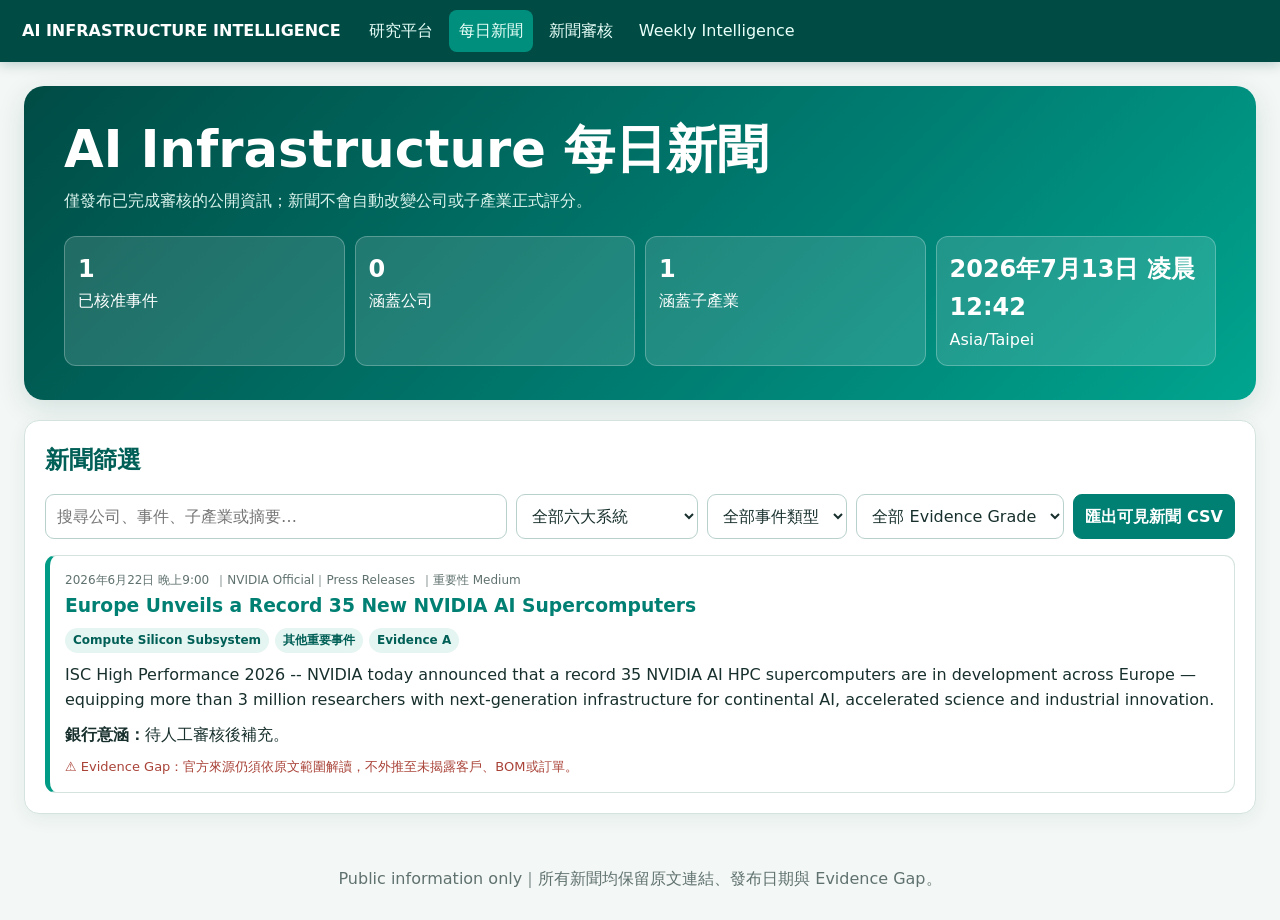
<file: daily-news.html>
<!doctype html><html lang="zh-Hant"><head><meta charset="utf-8"><meta name="viewport" content="width=device-width,initial-scale=1"><title>每日新聞｜AI Infrastructure Bankability Intelligence</title><link rel="stylesheet" href="assets/news.css"></head><body>
<header class="bar"><div class="bar-inner"><div class="brand">AI INFRASTRUCTURE INTELLIGENCE</div><nav class="nav"><a href="index.html">研究平台</a><a class="active" href="daily-news.html">每日新聞</a><a href="review-dashboard.html">新聞審核</a><a href="weekly-intelligence.html">Weekly Intelligence</a></nav></div></header>
<main class="container"><section class="hero"><h1>AI Infrastructure 每日新聞</h1><p>僅發布已完成審核的公開資訊；新聞不會自動改變公司或子產業正式評分。</p><div class="metrics"><div class="metric"><b id="newsCount">0</b><span>已核准事件</span></div><div class="metric"><b id="companyCount">0</b><span>涵蓋公司</span></div><div class="metric"><b id="industryCount">0</b><span>涵蓋子產業</span></div><div class="metric"><b id="updatedAt">尚未更新</b><span>Asia/Taipei</span></div></div></section>
<section class="panel"><h2>新聞篩選</h2><div class="controls"><input id="q" type="search" placeholder="搜尋公司、事件、子產業或摘要…"><select id="system"><option value="">全部六大系統</option></select><select id="event"><option value="">全部事件類型</option></select><select id="grade"><option value="">全部 Evidence Grade</option><option>A</option><option>B</option><option>C</option></select><button id="csv">匯出可見新聞 CSV</button></div><div class="news-list" id="newsList"><div class="empty">載入中…</div></div></section></main><footer class="footer">Public information only｜所有新聞均保留原文連結、發布日期與 Evidence Gap。</footer>
<script src="assets/news.js"></script><script>
let all=[];const el=id=>document.getElementById(id);function options(id,values){el(id).insertAdjacentHTML('beforeend',[...new Set(values.filter(Boolean))].sort().map(v=>`<option>${esc(v)}</option>`).join(''))}
function visible(){const q=el('q').value.toLowerCase(),s=el('system').value,e=el('event').value,g=el('grade').value;return all.filter(x=>(!q||JSON.stringify(x).toLowerCase().includes(q))&&(!s||x.system===s)&&(!e||x.event_type===e)&&(!g||x.evidence_grade===g))}
function render(){const rows=visible();el('newsList').innerHTML=rows.length?rows.map(x=>`<article class="news-card ${x.importance==='High'?'high':''}"><div class="meta"><span>${fmt(x.published_at)}</span><span>｜${esc(x.source_name||'來源未標示')}</span><span>｜重要性 ${esc(x.importance||'N/A')}</span></div><h3><a href="${esc(x.url)}" target="_blank" rel="noopener">${esc(x.title)}</a></h3><div class="tags">${(x.companies||[]).map(v=>`<span class="tag">${esc(v)}</span>`).join('')}${(x.subindustries||[]).map(v=>`<span class="tag">${esc(v)}</span>`).join('')}<span class="tag">${esc(x.event_type||'未分類')}</span><span class="tag grade-${String(x.evidence_grade||'C').toLowerCase()}">Evidence ${esc(x.evidence_grade||'C')}</span></div><p>${esc(x.summary||'')}</p><p><b>銀行意涵：</b>${esc(x.banking_implication||'待審核')}</p><div class="gap">⚠ Evidence Gap：${esc(x.evidence_gap||'須回查原始官方資料。')}</div></article>`).join(''):`<div class="empty">目前沒有符合條件的已核准新聞。</div>`}
['q','system','event','grade'].forEach(id=>el(id).addEventListener(id==='q'?'input':'change',render));el('csv').onclick=()=>downloadCSV('AI_Infrastructure_Daily_News.csv',[['日期','標題','公司','系統','子產業','事件','Evidence','來源','網址'],...visible().map(x=>[x.published_at,x.title,(x.companies||[]).join('／'),x.system,(x.subindustries||[]).join('／'),x.event_type,x.evidence_grade,x.source_name,x.url])]);
(async()=>{const d=await loadJSON('data/public/news.json',{items:[]});all=d.items||[];options('system',all.map(x=>x.system));options('event',all.map(x=>x.event_type));el('newsCount').textContent=all.length;el('companyCount').textContent=new Set(all.flatMap(x=>x.companies||[])).size;el('industryCount').textContent=new Set(all.flatMap(x=>x.subindustries||[])).size;el('updatedAt').textContent=d.generated_at?fmt(d.generated_at):'尚未更新';render()})();
</script></body></html>
</file>
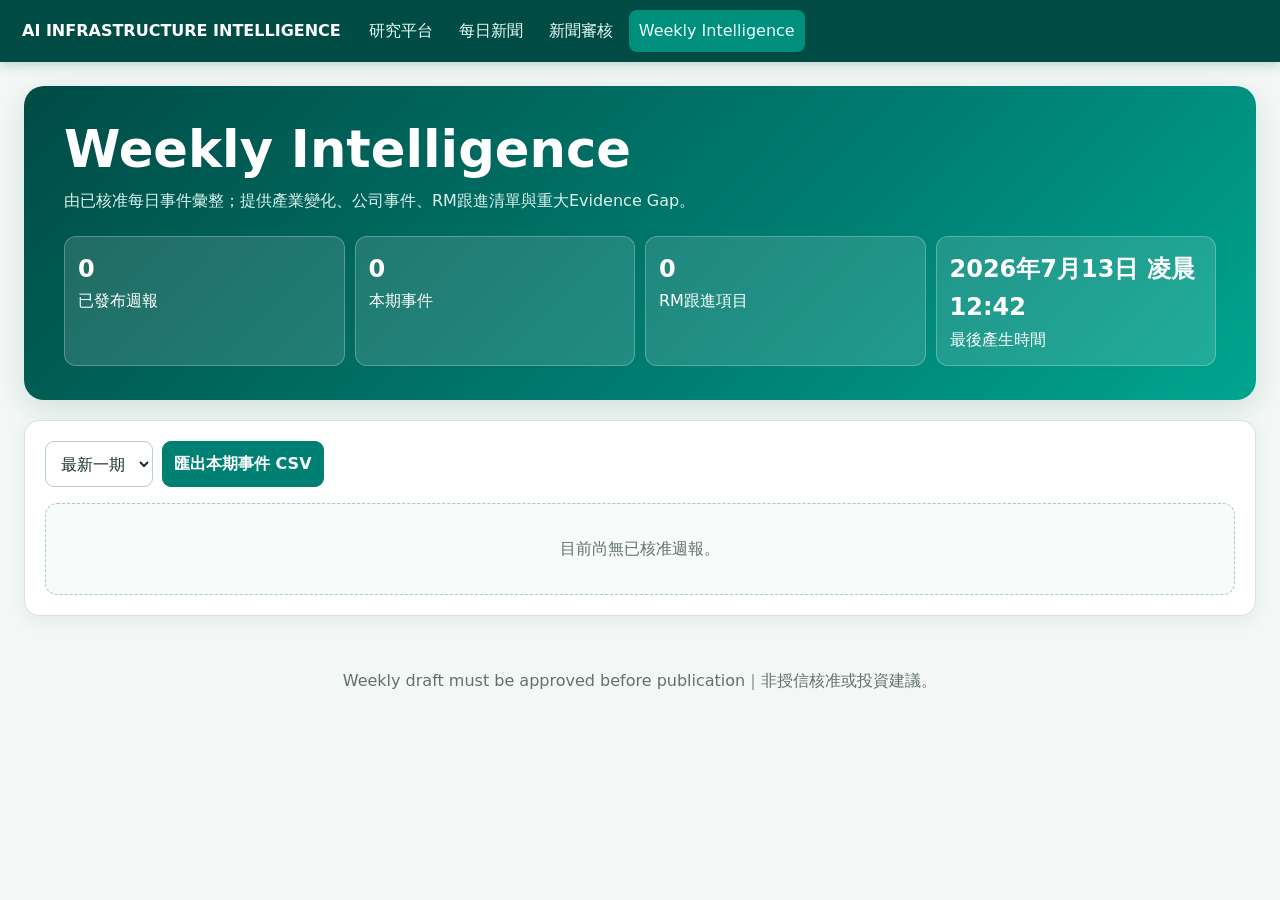
<file: weekly-intelligence.html>
<!doctype html><html lang="zh-Hant"><head><meta charset="utf-8"><meta name="viewport" content="width=device-width,initial-scale=1"><title>Weekly Intelligence｜AI Infrastructure Bankability</title><link rel="stylesheet" href="assets/news.css"></head><body>
<header class="bar"><div class="bar-inner"><div class="brand">AI INFRASTRUCTURE INTELLIGENCE</div><nav class="nav"><a href="index.html">研究平台</a><a href="daily-news.html">每日新聞</a><a href="review-dashboard.html">新聞審核</a><a class="active" href="weekly-intelligence.html">Weekly Intelligence</a></nav></div></header>
<main class="container"><section class="hero"><h1>Weekly Intelligence</h1><p>由已核准每日事件彙整；提供產業變化、公司事件、RM跟進清單與重大Evidence Gap。</p><div class="metrics"><div class="metric"><b id="weekCount">0</b><span>已發布週報</span></div><div class="metric"><b id="eventCount">0</b><span>本期事件</span></div><div class="metric"><b id="followCount">0</b><span>RM跟進項目</span></div><div class="metric"><b id="updatedAt">尚未更新</b><span>最後產生時間</span></div></div></section><section class="panel"><div class="controls"><select id="week"><option value="">最新一期</option></select><button id="csv">匯出本期事件 CSV</button></div><div id="weekly"><div class="empty">載入中…</div></div></section></main><footer class="footer">Weekly draft must be approved before publication｜非授信核准或投資建議。</footer>
<script src="assets/news.js"></script><script>
let weeks=[];const el=id=>document.getElementById(id);function current(){return weeks.find(x=>x.week_id===el('week').value)||weeks[0]}
function list(title,items){return `<div class="week-card"><h3>${esc(title)}</h3>${items?.length?`<ul>${items.map(x=>`<li>${esc(typeof x==='string'?x:(x.title||JSON.stringify(x)))}</li>`).join('')}</ul>`:'<div class="empty">本期無已核准項目</div>'}</div>`}
function render(){const w=current();if(!w){el('weekly').innerHTML='<div class="empty">目前尚無已核准週報。</div>';return}el('eventCount').textContent=(w.events||[]).length;el('followCount').textContent=(w.rm_followups||[]).length;el('weekly').innerHTML=`<h2>${esc(w.title||w.week_id)}</h2><p><span class="status">已核准公開</span> ${esc(w.period||'')}</p><div class="weekly-grid">${list('本週重要事件',w.highlights)}${list('六大系統與子產業變化',w.industry_changes)}${list('公司重大事件',w.company_events)}${list('CapEx／融資／跨境事件',w.banking_events)}${list('RM跟進清單',w.rm_followups)}${list('重大 Evidence Gap',w.evidence_gaps)}</div>`}
el('week').onchange=render;el('csv').onclick=()=>{const w=current();downloadCSV(`Weekly_${w?.week_id||'empty'}.csv`,[['日期','標題','公司','事件','來源','網址'],...(w?.events||[]).map(x=>[x.published_at,x.title,(x.companies||[]).join('／'),x.event_type,x.source_name,x.url])])};
(async()=>{const d=await loadJSON('data/public/weekly.json',{weeks:[]});weeks=d.weeks||[];el('weekCount').textContent=weeks.length;el('updatedAt').textContent=d.generated_at?fmt(d.generated_at):'尚未更新';el('week').insertAdjacentHTML('beforeend',weeks.map(w=>`<option value="${esc(w.week_id)}">${esc(w.title||w.week_id)}</option>`).join(''));render()})();
</script></body></html>
</file>
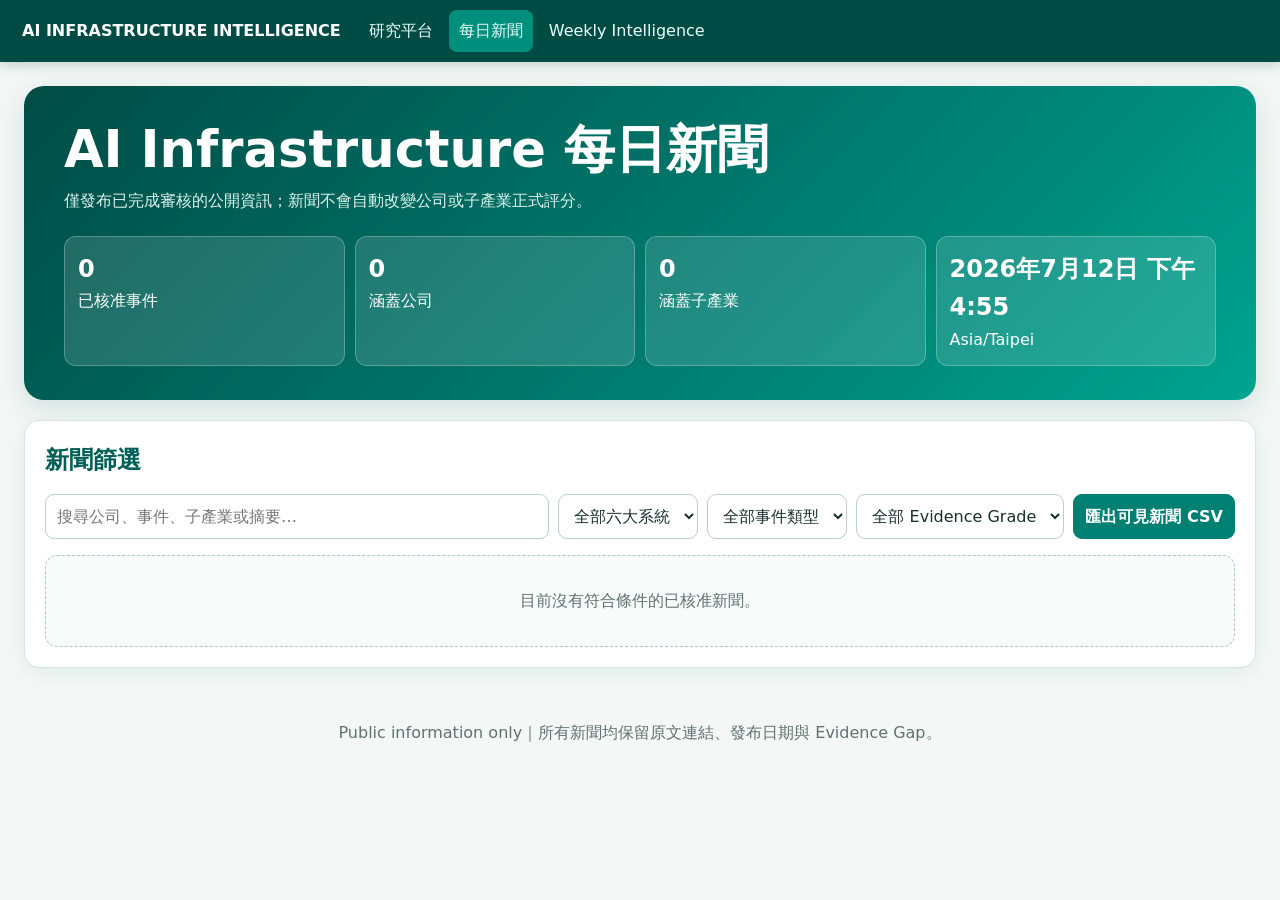
<file: AI_Infrastructure_Intelligence_GitHub_Source/daily-news.html>
<!doctype html><html lang="zh-Hant"><head><meta charset="utf-8"><meta name="viewport" content="width=device-width,initial-scale=1"><title>每日新聞｜AI Infrastructure Bankability Intelligence</title><link rel="stylesheet" href="assets/news.css"></head><body>
<header class="bar"><div class="bar-inner"><div class="brand">AI INFRASTRUCTURE INTELLIGENCE</div><nav class="nav"><a href="index.html">研究平台</a><a class="active" href="daily-news.html">每日新聞</a><a href="weekly-intelligence.html">Weekly Intelligence</a></nav></div></header>
<main class="container"><section class="hero"><h1>AI Infrastructure 每日新聞</h1><p>僅發布已完成審核的公開資訊；新聞不會自動改變公司或子產業正式評分。</p><div class="metrics"><div class="metric"><b id="newsCount">0</b><span>已核准事件</span></div><div class="metric"><b id="companyCount">0</b><span>涵蓋公司</span></div><div class="metric"><b id="industryCount">0</b><span>涵蓋子產業</span></div><div class="metric"><b id="updatedAt">尚未更新</b><span>Asia/Taipei</span></div></div></section>
<section class="panel"><h2>新聞篩選</h2><div class="controls"><input id="q" type="search" placeholder="搜尋公司、事件、子產業或摘要…"><select id="system"><option value="">全部六大系統</option></select><select id="event"><option value="">全部事件類型</option></select><select id="grade"><option value="">全部 Evidence Grade</option><option>A</option><option>B</option><option>C</option></select><button id="csv">匯出可見新聞 CSV</button></div><div class="news-list" id="newsList"><div class="empty">載入中…</div></div></section></main><footer class="footer">Public information only｜所有新聞均保留原文連結、發布日期與 Evidence Gap。</footer>
<script src="assets/news.js"></script><script>
let all=[];const el=id=>document.getElementById(id);function options(id,values){el(id).insertAdjacentHTML('beforeend',[...new Set(values.filter(Boolean))].sort().map(v=>`<option>${esc(v)}</option>`).join(''))}
function visible(){const q=el('q').value.toLowerCase(),s=el('system').value,e=el('event').value,g=el('grade').value;return all.filter(x=>(!q||JSON.stringify(x).toLowerCase().includes(q))&&(!s||x.system===s)&&(!e||x.event_type===e)&&(!g||x.evidence_grade===g))}
function render(){const rows=visible();el('newsList').innerHTML=rows.length?rows.map(x=>`<article class="news-card ${x.importance==='High'?'high':''}"><div class="meta"><span>${fmt(x.published_at)}</span><span>｜${esc(x.source_name||'來源未標示')}</span><span>｜重要性 ${esc(x.importance||'N/A')}</span></div><h3><a href="${esc(x.url)}" target="_blank" rel="noopener">${esc(x.title)}</a></h3><div class="tags">${(x.companies||[]).map(v=>`<span class="tag">${esc(v)}</span>`).join('')}${(x.subindustries||[]).map(v=>`<span class="tag">${esc(v)}</span>`).join('')}<span class="tag">${esc(x.event_type||'未分類')}</span><span class="tag grade-${String(x.evidence_grade||'C').toLowerCase()}">Evidence ${esc(x.evidence_grade||'C')}</span></div><p>${esc(x.summary||'')}</p><p><b>銀行意涵：</b>${esc(x.banking_implication||'待審核')}</p><div class="gap">⚠ Evidence Gap：${esc(x.evidence_gap||'須回查原始官方資料。')}</div></article>`).join(''):`<div class="empty">目前沒有符合條件的已核准新聞。</div>`}
['q','system','event','grade'].forEach(id=>el(id).addEventListener(id==='q'?'input':'change',render));el('csv').onclick=()=>downloadCSV('AI_Infrastructure_Daily_News.csv',[['日期','標題','公司','系統','子產業','事件','Evidence','來源','網址'],...visible().map(x=>[x.published_at,x.title,(x.companies||[]).join('／'),x.system,(x.subindustries||[]).join('／'),x.event_type,x.evidence_grade,x.source_name,x.url])]);
(async()=>{const d=await loadJSON('data/public/news.json',{items:[]});all=d.items||[];options('system',all.map(x=>x.system));options('event',all.map(x=>x.event_type));el('newsCount').textContent=all.length;el('companyCount').textContent=new Set(all.flatMap(x=>x.companies||[])).size;el('industryCount').textContent=new Set(all.flatMap(x=>x.subindustries||[])).size;el('updatedAt').textContent=d.generated_at?fmt(d.generated_at):'尚未更新';render()})();
</script></body></html>
</file>
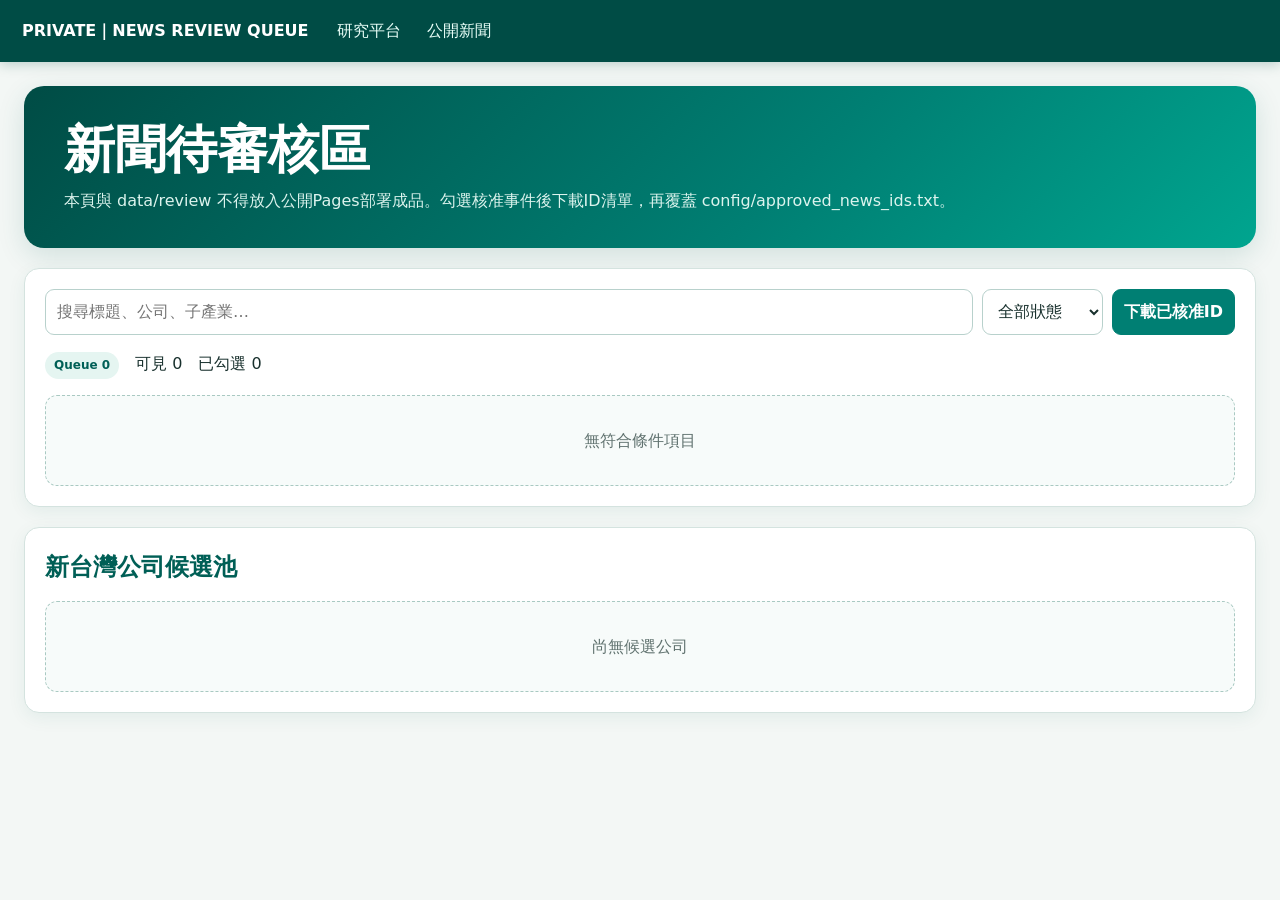
<file: AI_Infrastructure_Intelligence_GitHub_Source/review-dashboard.html>
<!doctype html><html lang="zh-Hant"><head><meta charset="utf-8"><meta name="viewport" content="width=device-width,initial-scale=1"><title>Private Review Dashboard</title><link rel="stylesheet" href="assets/news.css"></head><body><header class="bar"><div class="bar-inner"><div class="brand">PRIVATE｜NEWS REVIEW QUEUE</div><nav class="nav"><a href="index.html">研究平台</a><a href="daily-news.html">公開新聞</a></nav></div></header><main class="container"><section class="hero"><h1>新聞待審核區</h1><p>本頁與 data/review 不得放入公開Pages部署成品。勾選核准事件後下載ID清單，再覆蓋 config/approved_news_ids.txt。</p></section><section class="panel"><div class="controls"><input id="q" type="search" placeholder="搜尋標題、公司、子產業…"><select id="status"><option value="">全部狀態</option><option value="pending">Pending</option><option value="approved">Approved</option><option value="rejected">Rejected</option></select><button id="download">下載已核准ID</button></div><div id="summary"></div><div class="news-list" id="list"><div class="empty">載入中…</div></div></section><section class="panel"><h2>新台灣公司候選池</h2><div id="candidates"><div class="empty">尚無候選公司</div></div></section></main><script src="assets/news.js"></script><script>
let data={items:[],candidate_companies:[]},selected=new Set();const el=id=>document.getElementById(id);function rows(){const q=el('q').value.toLowerCase(),s=el('status').value;return data.items.filter(x=>(!q||JSON.stringify(x).toLowerCase().includes(q))&&(!s||x.status===s))}function render(){const r=rows();el('summary').innerHTML=`<p><span class="status">Queue ${data.items.length}</span>　可見 ${r.length}　已勾選 ${selected.size}</p>`;el('list').innerHTML=r.length?r.map(x=>`<article class="news-card ${x.importance==='High'?'high':''}"><label><input type="checkbox" data-id="${esc(x.id)}" ${selected.has(x.id)?'checked':''}> 核准發布</label><h3><a href="${esc(x.url)}" target="_blank" rel="noopener">${esc(x.title)}</a></h3><div class="meta">${fmt(x.published_at)}｜${esc(x.source_name)}｜${esc(x.status)}</div><div class="tags">${(x.companies||[]).map(v=>`<span class="tag">${esc(v)}</span>`).join('')}${(x.subindustries||[]).map(v=>`<span class="tag">${esc(v)}</span>`).join('')}<span class="tag grade-c">Evidence ${esc(x.evidence_grade)}</span></div><p>${esc(x.summary)}</p><div class="gap">⚠ ${esc(x.evidence_gap)}</div></article>`).join(''):'<div class="empty">無符合條件項目</div>';document.querySelectorAll('[data-id]').forEach(c=>c.onchange=()=>{c.checked?selected.add(c.dataset.id):selected.delete(c.dataset.id);render()})}el('q').oninput=render;el('status').onchange=render;el('download').onclick=()=>{const a=document.createElement('a');a.href=URL.createObjectURL(new Blob(['# Approved news IDs\n'+[...selected].join('\n')+'\n'],{type:'text/plain'}));a.download='approved_news_ids.txt';a.click();URL.revokeObjectURL(a.href)};(async()=>{data=await loadJSON('data/review/news_queue.json',data);el('candidates').innerHTML=data.candidate_companies?.length?data.candidate_companies.map(c=>`<div class="week-card"><b>${esc(c.name)}（${esc(c.stock_code)}）</b><p>${esc(c.evidence_gap)}</p><a href="${esc(c.source_url)}" target="_blank" rel="noopener">查看發現來源</a></div>`).join(''):'<div class="empty">尚無候選公司</div>';render()})();
</script></body></html>
</file>
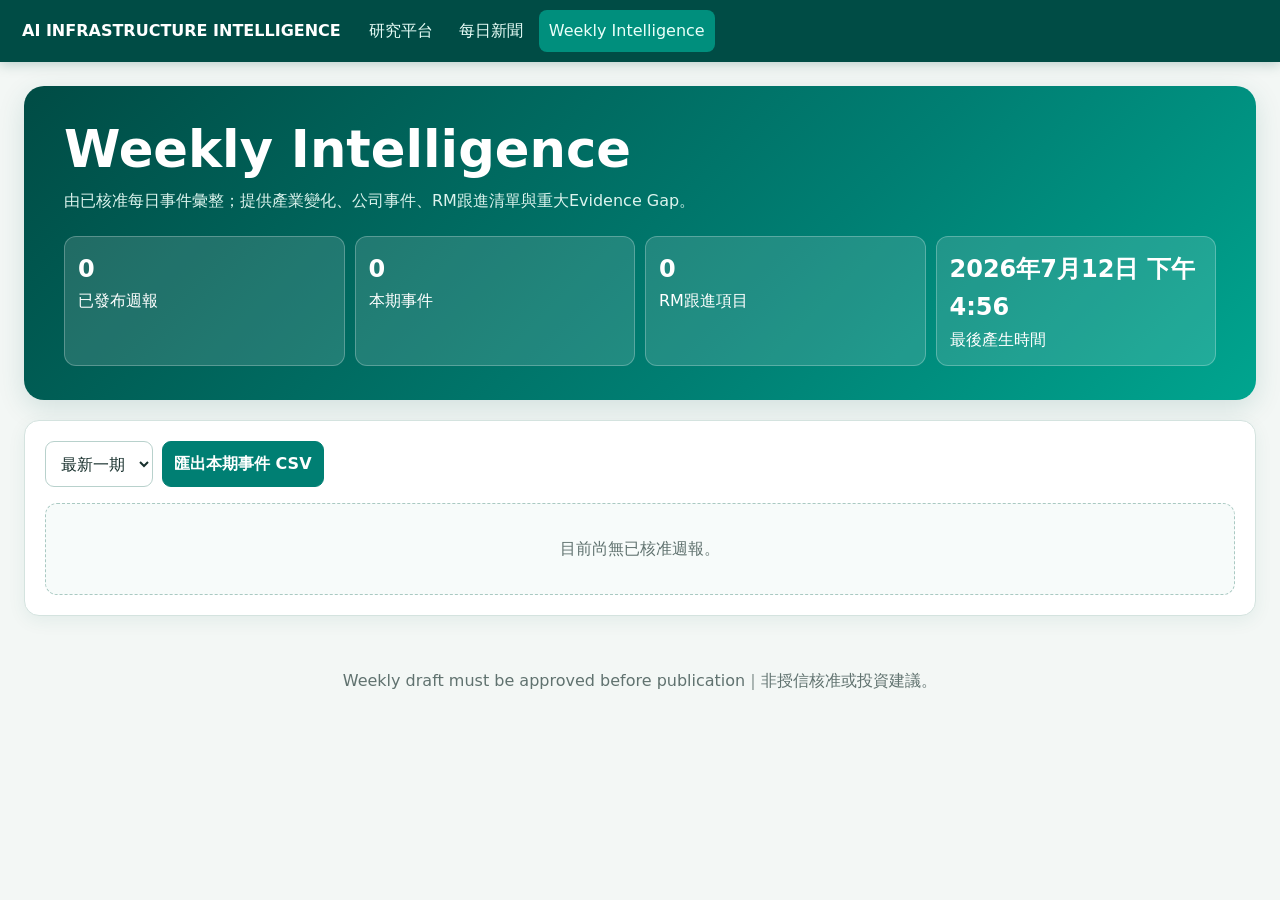
<file: AI_Infrastructure_Intelligence_GitHub_Source/weekly-intelligence.html>
<!doctype html><html lang="zh-Hant"><head><meta charset="utf-8"><meta name="viewport" content="width=device-width,initial-scale=1"><title>Weekly Intelligence｜AI Infrastructure Bankability</title><link rel="stylesheet" href="assets/news.css"></head><body>
<header class="bar"><div class="bar-inner"><div class="brand">AI INFRASTRUCTURE INTELLIGENCE</div><nav class="nav"><a href="index.html">研究平台</a><a href="daily-news.html">每日新聞</a><a class="active" href="weekly-intelligence.html">Weekly Intelligence</a></nav></div></header>
<main class="container"><section class="hero"><h1>Weekly Intelligence</h1><p>由已核准每日事件彙整；提供產業變化、公司事件、RM跟進清單與重大Evidence Gap。</p><div class="metrics"><div class="metric"><b id="weekCount">0</b><span>已發布週報</span></div><div class="metric"><b id="eventCount">0</b><span>本期事件</span></div><div class="metric"><b id="followCount">0</b><span>RM跟進項目</span></div><div class="metric"><b id="updatedAt">尚未更新</b><span>最後產生時間</span></div></div></section><section class="panel"><div class="controls"><select id="week"><option value="">最新一期</option></select><button id="csv">匯出本期事件 CSV</button></div><div id="weekly"><div class="empty">載入中…</div></div></section></main><footer class="footer">Weekly draft must be approved before publication｜非授信核准或投資建議。</footer>
<script src="assets/news.js"></script><script>
let weeks=[];const el=id=>document.getElementById(id);function current(){return weeks.find(x=>x.week_id===el('week').value)||weeks[0]}
function list(title,items){return `<div class="week-card"><h3>${esc(title)}</h3>${items?.length?`<ul>${items.map(x=>`<li>${esc(typeof x==='string'?x:(x.title||JSON.stringify(x)))}</li>`).join('')}</ul>`:'<div class="empty">本期無已核准項目</div>'}</div>`}
function render(){const w=current();if(!w){el('weekly').innerHTML='<div class="empty">目前尚無已核准週報。</div>';return}el('eventCount').textContent=(w.events||[]).length;el('followCount').textContent=(w.rm_followups||[]).length;el('weekly').innerHTML=`<h2>${esc(w.title||w.week_id)}</h2><p><span class="status">已核准公開</span> ${esc(w.period||'')}</p><div class="weekly-grid">${list('本週重要事件',w.highlights)}${list('六大系統與子產業變化',w.industry_changes)}${list('公司重大事件',w.company_events)}${list('CapEx／融資／跨境事件',w.banking_events)}${list('RM跟進清單',w.rm_followups)}${list('重大 Evidence Gap',w.evidence_gaps)}</div>`}
el('week').onchange=render;el('csv').onclick=()=>{const w=current();downloadCSV(`Weekly_${w?.week_id||'empty'}.csv`,[['日期','標題','公司','事件','來源','網址'],...(w?.events||[]).map(x=>[x.published_at,x.title,(x.companies||[]).join('／'),x.event_type,x.source_name,x.url])])};
(async()=>{const d=await loadJSON('data/public/weekly.json',{weeks:[]});weeks=d.weeks||[];el('weekCount').textContent=weeks.length;el('updatedAt').textContent=d.generated_at?fmt(d.generated_at):'尚未更新';el('week').insertAdjacentHTML('beforeend',weeks.map(w=>`<option value="${esc(w.week_id)}">${esc(w.title||w.week_id)}</option>`).join(''));render()})();
</script></body></html>
</file>
<file: assets/news.css>
:root{--deep:#005f56;--green:#007f73;--mint:#009b84;--pale:#e5f5f1;--orange:#f29a18;--ink:#18302d;--muted:#60726f;--line:#d4e3df;--bg:#f3f7f5;--red:#a94338}*{box-sizing:border-box}body{margin:0;background:var(--bg);color:var(--ink);font-family:Inter,"Noto Sans TC","Microsoft JhengHei",system-ui,sans-serif;line-height:1.6}a{color:var(--green);text-decoration:none}a:hover{text-decoration:underline}.bar{position:sticky;top:0;z-index:20;background:#004c45;color:white;box-shadow:0 2px 12px rgba(0,76,69,.25)}.bar-inner{max-width:1500px;margin:auto;padding:10px 22px;display:flex;align-items:center;gap:18px}.brand{font-weight:900;white-space:nowrap}.nav{display:flex;gap:6px;overflow:auto}.nav a{color:#e9fff9;padding:8px 10px;border-radius:8px;white-space:nowrap}.nav a:hover,.nav a.active{background:#008f7d;text-decoration:none}.container{max-width:1500px;margin:auto;padding:24px}.hero{background:linear-gradient(135deg,#004c45,#007f73 62%,#00a58f);color:white;border-radius:20px;padding:34px 40px;box-shadow:0 8px 28px rgba(0,95,86,.14)}h1{margin:0;font-size:clamp(30px,4vw,54px);line-height:1.15}.hero p{margin:10px 0 0;color:#dcf4ee}.metrics{display:grid;grid-template-columns:repeat(4,1fr);gap:10px;margin-top:22px}.metric{background:rgba(255,255,255,.13);border:1px solid rgba(255,255,255,.25);border-radius:12px;padding:13px}.metric b{display:block;font-size:24px}.panel{background:white;border:1px solid var(--line);border-radius:15px;padding:20px;margin-top:20px;box-shadow:0 5px 18px rgba(0,95,86,.07)}h2{margin:0 0 14px;color:var(--deep)}.controls{display:flex;gap:9px;flex-wrap:wrap;margin-bottom:16px}.controls input,.controls select,.controls button{font:inherit;border:1px solid #b8d1cc;border-radius:9px;padding:9px 11px;background:white;color:var(--ink)}.controls input{flex:1;min-width:260px}.controls button{background:var(--green);color:white;border-color:var(--green);font-weight:800;cursor:pointer}.news-list{display:grid;gap:12px}.news-card{border:1px solid var(--line);border-left:5px solid var(--mint);border-radius:11px;padding:15px;background:white}.news-card.high{border-left-color:var(--orange)}.news-card h3{margin:0 0 7px;color:var(--deep)}.meta,.tags{display:flex;gap:6px;flex-wrap:wrap;color:var(--muted);font-size:12px}.tag{background:var(--pale);color:var(--deep);border-radius:999px;padding:3px 8px;font-weight:700}.tag.grade-c{background:#fff3df;color:#9a5b00}.news-card p{margin:9px 0}.gap{color:var(--red);font-size:13px}.empty{padding:32px;text-align:center;border:1px dashed #a9c9c2;border-radius:12px;color:var(--muted);background:#f7fbfa}.weekly-grid{display:grid;grid-template-columns:repeat(2,1fr);gap:14px}.week-card{border:1px solid var(--line);border-radius:12px;padding:16px}.week-card h3{margin-top:0;color:var(--deep)}.footer{text-align:center;color:var(--muted);padding:28px}.status{display:inline-flex;border-radius:999px;padding:4px 9px;background:var(--pale);color:var(--deep);font-weight:800;font-size:12px}@media(max-width:760px){.bar-inner{align-items:flex-start;flex-direction:column}.metrics,.weekly-grid{grid-template-columns:1fr 1fr}.container{padding:12px}.hero{padding:26px}.controls{position:static}}
</file>
<file: AI_Infrastructure_Intelligence_GitHub_Source/assets/news.css>
:root{--deep:#005f56;--green:#007f73;--mint:#009b84;--pale:#e5f5f1;--orange:#f29a18;--ink:#18302d;--muted:#60726f;--line:#d4e3df;--bg:#f3f7f5;--red:#a94338}*{box-sizing:border-box}body{margin:0;background:var(--bg);color:var(--ink);font-family:Inter,"Noto Sans TC","Microsoft JhengHei",system-ui,sans-serif;line-height:1.6}a{color:var(--green);text-decoration:none}a:hover{text-decoration:underline}.bar{position:sticky;top:0;z-index:20;background:#004c45;color:white;box-shadow:0 2px 12px rgba(0,76,69,.25)}.bar-inner{max-width:1500px;margin:auto;padding:10px 22px;display:flex;align-items:center;gap:18px}.brand{font-weight:900;white-space:nowrap}.nav{display:flex;gap:6px;overflow:auto}.nav a{color:#e9fff9;padding:8px 10px;border-radius:8px;white-space:nowrap}.nav a:hover,.nav a.active{background:#008f7d;text-decoration:none}.container{max-width:1500px;margin:auto;padding:24px}.hero{background:linear-gradient(135deg,#004c45,#007f73 62%,#00a58f);color:white;border-radius:20px;padding:34px 40px;box-shadow:0 8px 28px rgba(0,95,86,.14)}h1{margin:0;font-size:clamp(30px,4vw,54px);line-height:1.15}.hero p{margin:10px 0 0;color:#dcf4ee}.metrics{display:grid;grid-template-columns:repeat(4,1fr);gap:10px;margin-top:22px}.metric{background:rgba(255,255,255,.13);border:1px solid rgba(255,255,255,.25);border-radius:12px;padding:13px}.metric b{display:block;font-size:24px}.panel{background:white;border:1px solid var(--line);border-radius:15px;padding:20px;margin-top:20px;box-shadow:0 5px 18px rgba(0,95,86,.07)}h2{margin:0 0 14px;color:var(--deep)}.controls{display:flex;gap:9px;flex-wrap:wrap;margin-bottom:16px}.controls input,.controls select,.controls button{font:inherit;border:1px solid #b8d1cc;border-radius:9px;padding:9px 11px;background:white;color:var(--ink)}.controls input{flex:1;min-width:260px}.controls button{background:var(--green);color:white;border-color:var(--green);font-weight:800;cursor:pointer}.news-list{display:grid;gap:12px}.news-card{border:1px solid var(--line);border-left:5px solid var(--mint);border-radius:11px;padding:15px;background:white}.news-card.high{border-left-color:var(--orange)}.news-card h3{margin:0 0 7px;color:var(--deep)}.meta,.tags{display:flex;gap:6px;flex-wrap:wrap;color:var(--muted);font-size:12px}.tag{background:var(--pale);color:var(--deep);border-radius:999px;padding:3px 8px;font-weight:700}.tag.grade-c{background:#fff3df;color:#9a5b00}.news-card p{margin:9px 0}.gap{color:var(--red);font-size:13px}.empty{padding:32px;text-align:center;border:1px dashed #a9c9c2;border-radius:12px;color:var(--muted);background:#f7fbfa}.weekly-grid{display:grid;grid-template-columns:repeat(2,1fr);gap:14px}.week-card{border:1px solid var(--line);border-radius:12px;padding:16px}.week-card h3{margin-top:0;color:var(--deep)}.footer{text-align:center;color:var(--muted);padding:28px}.status{display:inline-flex;border-radius:999px;padding:4px 9px;background:var(--pale);color:var(--deep);font-weight:800;font-size:12px}@media(max-width:760px){.bar-inner{align-items:flex-start;flex-direction:column}.metrics,.weekly-grid{grid-template-columns:1fr 1fr}.container{padding:12px}.hero{padding:26px}.controls{position:static}}
</file>
